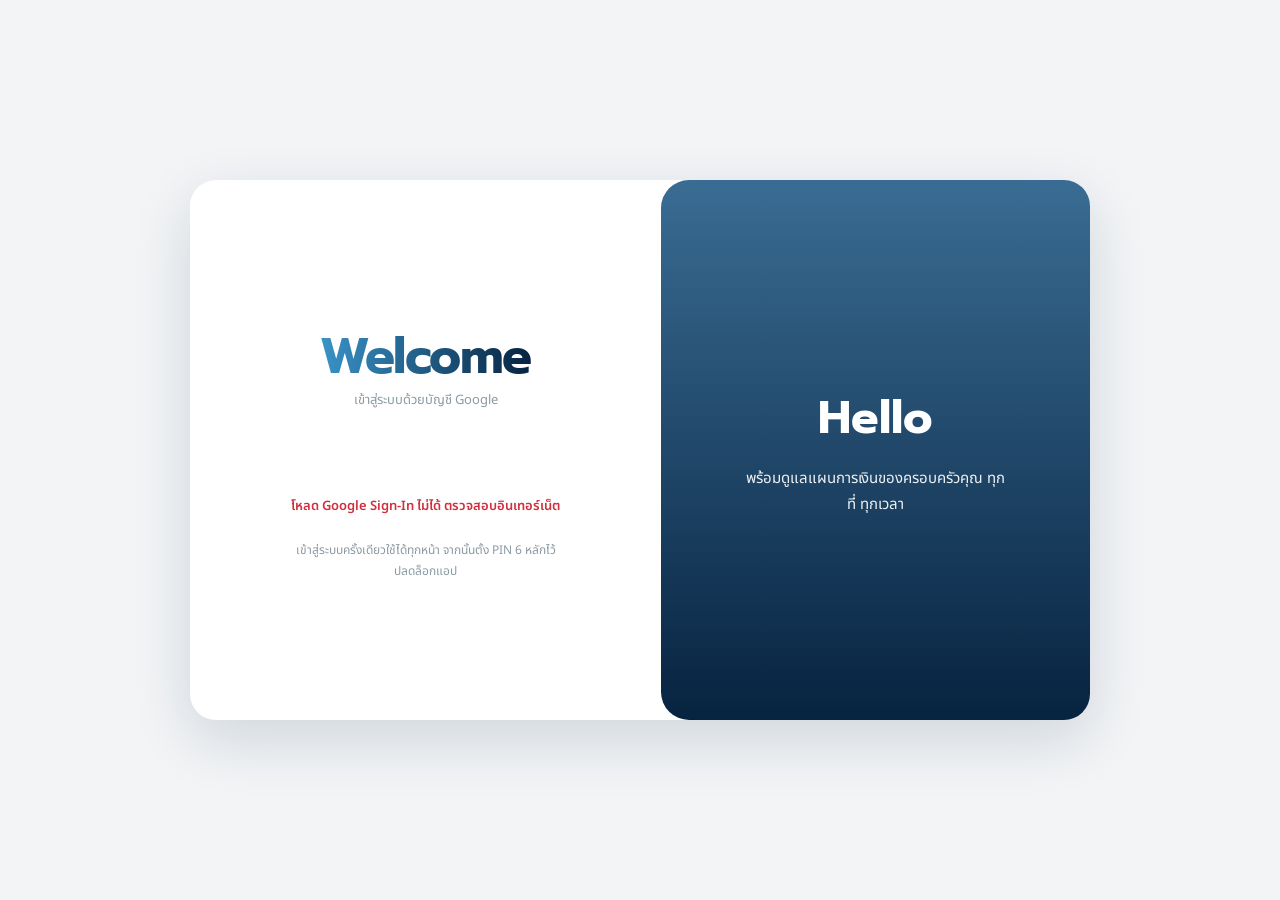
<file: index.html>
<!DOCTYPE html>
<html lang="th">
<head>
<meta charset="UTF-8">
<meta name="viewport" content="width=device-width, initial-scale=1, viewport-fit=cover">
<title>My Family Funds — เมนูหลัก</title>
<meta name="theme-color" content="#072340">
<link rel="manifest" href="manifest.json">
<link rel="apple-touch-icon" href="portfolio/icon-192.png">
<link rel="icon" href="portfolio/icon-192.png">
<link rel="preconnect" href="https://fonts.googleapis.com">
<link href="https://fonts.googleapis.com/css2?family=Prompt:wght@500;600;700&family=Noto+Sans+Thai:wght@400;500;600;700&display=swap" rel="stylesheet">
<link rel="stylesheet" href="shell.css">

<script src="themes.js"></script>
<style>
/* ===== หน้าแรกแบบใหม่ (เลื่อนได้) ===== */
.mff-home .mff-app{height:auto;min-height:100svh;display:block}
.mff-home .mff-hero-wrap{padding-bottom:48px}
.hm-menu{margin:-30px 16px 20px;position:relative;z-index:3;background:var(--surface);border:1px solid var(--line);border-radius:22px;padding:16px 10px 12px;display:grid;grid-template-columns:repeat(3,minmax(0,1fr));gap:14px 4px;box-shadow:var(--shadow-card)}
.hm-mt{grid-column:1/-1;margin:0 8px 2px;font:700 17px Prompt,sans-serif;color:var(--primary)}
.hm-mt small{display:block;font:400 11.5px 'Noto Sans Thai',sans-serif;color:var(--ink-soft);margin-top:2px}
.hm-menu a{display:flex;flex-direction:column;align-items:center;text-align:center;text-decoration:none;color:var(--ink);border-radius:16px;padding:4px 2px 6px}
.hm-menu a:active{background:var(--bg)}
.hm-ico{width:64px;height:64px;border-radius:50%;margin:0 0 8px;background:radial-gradient(circle at 30% 25%,var(--bg),var(--primary-soft) 70%);box-shadow:inset 0 0 0 1px var(--line);display:grid;place-items:center}
.hm-ico svg{width:36px;height:36px;stroke:var(--primary);stroke-width:1.6;fill:none;stroke-linecap:round;stroke-linejoin:round}
.hm-ico svg .ac{stroke:var(--primary-light)}
.hm-ico svg .fl{fill:color-mix(in srgb,var(--primary-light) 20%,transparent);stroke:var(--primary-light)}
.hm-menu strong{font:600 12.5px/1.35 Prompt,sans-serif}
.hm-menu small.s{font-size:9.5px;color:var(--ink-faint);margin-top:2px}
</style>
</head>
<body class="mff-home">

<div class="mff-app">

  <div class="mff-hero-wrap">
    <div class="mff-topbar">
      <span></span>
      <div class="dots" aria-hidden="true">
        <svg viewBox="0 0 24 24" fill="none" stroke="currentColor" stroke-width="2"><circle cx="5" cy="12" r="1.4"/><circle cx="12" cy="12" r="1.4"/><circle cx="19" cy="12" r="1.4"/></svg>
      </div>
    </div>

    <div class="mff-hero">
      <p class="eyebrow" id="mffGreetLine">สวัสดี 👋</p>
      <h1>เลือกเมนูที่ต้องการ<br>ใช้งานได้เลย</h1>
    </div>

    <svg class="wave" viewBox="0 0 460 60" preserveAspectRatio="none" xmlns="http://www.w3.org/2000/svg">
      <path d="M0,30 C 80,55 160,10 240,28 C 320,46 400,15 460,32 L460,60 L0,60 Z" fill="#ffffff" opacity="0.07"/>
      <path d="M0,40 C 90,60 170,25 250,38 C 330,50 400,22 460,40 L460,60 L0,60 Z" fill="#ffffff" opacity="0.1"/>
    </svg>
  </div>



  <nav class="hm-menu" aria-label="เมนูหลัก">
    <div class="hm-mt">เมนูหลัก<small>เลือกฟังก์ชันที่ต้องการใช้งาน</small></div>
    <a href="bookshelf/index.html"><span class="hm-ico"><svg viewBox="0 0 24 24"><path class="fl" d="M4 4.5c0-.5.6-.9 1.3-.9H10a2 2 0 0 1 2 2V20a2 2 0 0 0-2-1.6H4z"/><path d="M20 4.5c0-.5-.6-.9-1.3-.9H14a2 2 0 0 0-2 2V20a2 2 0 0 1 2-1.6h6z"/><path class="ac" d="M7 8h2.5M7 11h2.5"/></svg></span><strong>My Bookshelf</strong><small class="s">คลังหนังสือ</small></a>
    <a href="calendar/index.html"><span class="hm-ico"><svg viewBox="0 0 24 24"><rect class="fl" x="3.5" y="5" width="17" height="15" rx="2.5"/><path d="M3.5 10h17M8 3v4M16 3v4"/><path class="ac" d="M8.5 14.5h.01M12 14.5h.01M15.5 14.5h.01M8.5 17h.01M12 17h.01"/></svg></span><strong>My Calendar</strong><small class="s">ปฏิทิน</small></a>
    <a href="diary/index.html"><span class="hm-ico"><svg viewBox="0 0 24 24"><path class="fl" d="M6.5 3.5h11a1 1 0 0 1 1 1v15a1 1 0 0 1-1 1h-11a1 1 0 0 1-1-1v-15a1 1 0 0 1 1-1z"/><path d="M9 3.5v17"/><path class="ac" d="M12.5 8.5H16M12.5 12H16"/></svg></span><strong>My Diary</strong><small class="s">บันทึกประจำวัน</small></a>
    <a href="tools/index.html"><span class="hm-ico"><svg viewBox="0 0 24 24"><path class="fl" d="M14.7 6.3a1 1 0 0 0 0 1.4l1.6 1.6a1 1 0 0 0 1.4 0l3.77-3.77a6 6 0 0 1-7.94 7.94l-6.91 6.91a2.12 2.12 0 0 1-3-3l6.91-6.91a6 6 0 0 1 7.94-7.94l-3.76 3.76z"/><path class="ac" d="M6.5 18.5h.01"/></svg></span><strong>My Tools</strong><small class="s">คำนวณ · สุขภาพ</small></a>
    <a href="money/index.html"><span class="hm-ico"><svg viewBox="0 0 24 24"><rect class="fl" x="3" y="6" width="18" height="13" rx="2.5"/><path d="M3 10h18"/><circle class="ac" cx="16.5" cy="14.5" r="1.3"/></svg></span><strong>My Money</strong><small class="s">สรุปรายรับรายจ่าย</small></a>
    <a href="notes/index.html"><span class="hm-ico"><svg viewBox="0 0 24 24"><path class="fl" d="M6 3.5h9l3.5 3.5V20a.5.5 0 0 1-.5.5H6a.5.5 0 0 1-.5-.5V4a.5.5 0 0 1 .5-.5z"/><path d="M14.5 3.5V7.5h4"/><path class="ac" d="M9 12h6M9 15.5h4"/></svg></span><strong>My Notes</strong><small class="s">โน้ต · To-do</small></a>
    <a href="my-plan/index.html"><span class="hm-ico"><svg viewBox="0 0 24 24"><rect class="fl" x="5" y="4" width="14" height="17" rx="2.5"/><path d="M9 4.5h6"/><path class="ac" d="M9 12.5l2 2 4-4.5M9 18h6"/></svg></span><strong>My Plan</strong><small class="s">ภาษี · เกษียณ</small></a>
    <a href="portfolio/index.html"><span class="hm-ico"><svg viewBox="0 0 24 24"><path d="M4 19V11M10 19V6M16 19v-6"/><path d="M3.5 19.5h17"/><path class="ac" d="M13 7l4-3 4 2.5M17 4v3.5h3.5"/></svg></span><strong>My Portfolio</strong><small class="s">พอร์ตกองทุน</small></a>
    <a href="profile/index.html"><span class="hm-ico"><svg viewBox="0 0 24 24"><circle class="fl" cx="12" cy="8" r="4"/><path class="ac" d="M4.5 20c0-3.8 3.4-6 7.5-6s7.5 2.2 7.5 6"/></svg></span><strong>My Profile</strong><small class="s">สมาชิกครอบครัว</small></a>
  </nav>
</div>

</div>

<nav class="mff-bottomnav">
  <a class="mff-navbtn active" href="index.html">
    <svg viewBox="0 0 24 24" fill="none" stroke="currentColor" stroke-width="1.9"><path d="M4 11.5 12 4l8 7.5"/><path d="M6 10v9a1 1 0 0 0 1 1h3v-6h4v6h3a1 1 0 0 0 1-1v-9"/></svg>
    หน้าแรก
  </a>
  <button type="button" class="mff-navbtn" id="navSearchBtn">
    <svg viewBox="0 0 24 24" fill="none" stroke="currentColor" stroke-width="1.9"><circle cx="11" cy="11" r="7"/><path d="m21 21-4.3-4.3"/></svg>
    ค้นหา
  </button>
  <button type="button" class="mff-navbtn" id="navNotifBtn">
    <svg viewBox="0 0 24 24" fill="none" stroke="currentColor" stroke-width="1.9"><path d="M18 8a6 6 0 0 0-12 0c0 5-2 6-2 6h16s-2-1-2-6"/><path d="M9.5 20a2.5 2.5 0 0 0 5 0"/></svg>
    <span id="notifBadge" class="mff-badge-dot" hidden></span>
    แจ้งเตือน
  </button>
  <a class="mff-navbtn" href="settings/index.html">
    <svg viewBox="0 0 24 24" fill="none" stroke="currentColor" stroke-width="1.9"><circle cx="12" cy="12" r="3"/><path d="M19.4 15a1.7 1.7 0 0 0 .3 1.9l.1.1a2 2 0 1 1-2.8 2.8l-.1-.1a1.7 1.7 0 0 0-1.9-.3 1.7 1.7 0 0 0-1 1.5V21a2 2 0 1 1-4 0v-.1a1.7 1.7 0 0 0-1-1.6 1.7 1.7 0 0 0-1.9.3l-.1.1a2 2 0 1 1-2.8-2.8l.1-.1a1.7 1.7 0 0 0 .3-1.9 1.7 1.7 0 0 0-1.5-1H3a2 2 0 1 1 0-4h.1a1.7 1.7 0 0 0 1.6-1 1.7 1.7 0 0 0-.3-1.9l-.1-.1a2 2 0 1 1 2.8-2.8l.1.1a1.7 1.7 0 0 0 1.9.3H9a1.7 1.7 0 0 0 1-1.5V3a2 2 0 1 1 4 0v.1a1.7 1.7 0 0 0 1 1.5 1.7 1.7 0 0 0 1.9-.3l.1-.1a2 2 0 1 1 2.8 2.8l-.1.1a1.7 1.7 0 0 0-.3 1.9V9a1.7 1.7 0 0 0 1.5 1H21a2 2 0 1 1 0 4h-.1a1.7 1.7 0 0 0-1.5 1z"/></svg>
    Setting
  </a>
</nav>

<script src="reminders.js"></script>
<script src="goals-core.js"></script>
<script src="config.js"></script>
<script src="admin-login.js"></script>
<script src="settings-store.js"></script>
<script src="data-safety.js"></script>
<script>
(function(){
  var h=new Date().getHours();
  var g=h<11?'อรุณสวัสดิ์ ☀️':h<17?'สวัสดีตอนบ่าย 👋':'สวัสดีตอนเย็น 🌙';
  var el=document.getElementById('mffGreetLine');
  if(el) el.textContent=g;
})();
if('serviceWorker' in navigator){
  window.addEventListener('load', function(){
    navigator.serviceWorker.register('sw.js').catch(function(){});
  });
}

/* ===================== ค้นหา + แจ้งเตือน (bottom nav) =====================
   ทั้งสองฟีเจอร์อ่านจาก localStorage cache ที่แต่ละโมดูลเก็บไว้ในเครื่องนี้
   (โมดูลไหนยังไม่เคยเปิดก็จะยังไม่มี cache — ถือว่ายังไม่มีข้อมูล) ไม่ยิง
   network เพิ่มและไม่ผูกกับ Google Sheets โดยตรง จึงเปิดได้เร็วและออฟไลน์ได้ */
(function(){
  'use strict';
  function esc(s){return String(s==null?'':s).replace(/[&<>'"]/g,function(c){return {'&':'&amp;','<':'&lt;','>':'&gt;',"'":'&#39;','"':'&quot;'}[c];});}
  function readJSON(key,fallback){ try{ var raw=localStorage.getItem(key); return raw?JSON.parse(raw):fallback; }catch(e){ return fallback; } }

  function openSheet(title,bodyHtml){
    closeSheet();
    var o=document.createElement('div'); o.className='mff-sheet-overlay'; o.id='mffSheetOverlay';
    o.innerHTML='<div class="mff-sheet-card">'+
      '<div class="mff-sheet-head"><h3>'+esc(title)+'</h3><button type="button" class="mff-sheet-close" id="mffSheetCloseBtn">×</button></div>'+
      '<div class="mff-sheet-body" id="mffSheetBody">'+bodyHtml+'</div>'+
    '</div>';
    document.body.appendChild(o);
    o.addEventListener('click',function(e){ if(e.target===o) closeSheet(); });
    document.getElementById('mffSheetCloseBtn').onclick=closeSheet;
    return o;
  }
  function closeSheet(){ var o=document.getElementById('mffSheetOverlay'); if(o) o.remove(); }

  /* ---------- ค้นหา ---------- */
  function monthLabelTH(key){
    var THAI_MONTHS=['มกราคม','กุมภาพันธ์','มีนาคม','เมษายน','พฤษภาคม','มิถุนายน','กรกฎาคม','สิงหาคม','กันยายน','ตุลาคม','พฤศจิกายน','ธันวาคม'];
    var parts=String(key||'').split('-'); var y=Number(parts[0]),m=Number(parts[1]);
    if(!y||!m) return key||'';
    return THAI_MONTHS[m-1]+' '+(y+543);
  }
  function collectSearchIndex(){
    var groups=[];

    var profiles=readJSON('mff_profiles_cache_v1',null);
    if(Array.isArray(profiles)){
      groups.push({key:'profile',title:'My Profile',icon:'👤',href:'profile/index.html',
        items:profiles.map(function(p){ return {label:((p.firstName||'')+' '+(p.lastName||'')).trim()||'(ไม่มีชื่อ)', sub:p.relation||p.phone||''}; })});
    }

    var portfolio=readJSON('khlangthun_portfolio_oldui_latest_v4',null);
    if(portfolio && Array.isArray(portfolio.funds)){
      groups.push({key:'portfolio',title:'My Portfolio',icon:'📊',href:'portfolio/index.html',
        items:portfolio.funds.map(function(f){ return {label:f.name||f.id||'(กองทุน)', sub:f.owner?('เจ้าของ: '+f.owner):''}; })});
    }

    var books=readJSON('mff_bookshelf_cache_v1',null);
    if(Array.isArray(books)){
      groups.push({key:'bookshelf',title:'My Bookshelf',icon:'📚',href:'bookshelf/index.html',
        items:books.map(function(b){ return {label:b.title||'(ไม่มีชื่อ)', sub:b.status||''}; })});
    }

    var nts=readJSON('mff_notes_cache_v1',null);
    if(Array.isArray(nts)){
      groups.push({key:'notes',title:'My Notes',icon:'📝',href:'notes/index.html',
        items:nts.filter(function(n){return !n.archived}).map(function(n){ return {label:n.title||(n.body||'').slice(0,30)||'(โน้ต)', sub:n.kind==='check'?'เช็กลิสต์':(n.due||'')}; })});
    }
    var wl=readJSON('mff_wishlist_cache_v1',null);
    if(Array.isArray(wl)){
      groups.push({key:'wishlist',title:'Wish List หนังสือ',icon:'🛒',href:'bookshelf/index.html',
        items:wl.map(function(w){ return {label:w.title||'(หนังสือ)', sub:(w.author?w.author+' · ':'')+(w.status==='bought'?'ซื้อแล้ว':'รอซื้อ')}; })});
    }
    var gls=readJSON('mff_goals_cache_v1',null);
    if(Array.isArray(gls)){
      groups.push({key:'goals',title:'My Goals',icon:'🎯',href:'goals/index.html',
        items:gls.map(function(g){ return {label:g.title||'(เป้าหมาย)', sub:'ปี '+g.year}; })});
    }

    var money=readJSON('mff_money_cache_v3',null);
    if(Array.isArray(money)){
      var seen={}, uniq=[];
      money.forEach(function(t){
        var k=(t.category||'')+'|'+(t.type||'');
        if(t.category && !seen[k]){ seen[k]=true; uniq.push({label:t.category, sub:monthLabelTH(t.month)+' • ฿'+(Number(t.amount)||0).toLocaleString('th-TH')}); }
      });
      groups.push({key:'money',title:'My Money',icon:'💰',href:'money/monthly.html',items:uniq});
    }

    return groups;
  }
  function renderSearchResults(term){
    var groups=collectSearchIndex();
    var hasAnyCache=groups.length>0;
    term=(term||'').trim().toLowerCase();
    var resultsEl=document.getElementById('mffSearchResults');
    if(!resultsEl) return;
    if(!term){
      resultsEl.innerHTML='<div class="mff-search-empty">พิมพ์ชื่อคน เบอร์โทร กองทุน หนังสือ หรือหมวดรายจ่าย เพื่อค้นหาในทุกโมดูล'+(hasAnyCache?'':'<br><br>ยังไม่มีข้อมูลให้ค้นหา — ลองเปิดใช้งานแต่ละโมดูลก่อนสักครั้ง')+'</div>';
      return;
    }
    var html='', found=0;
    groups.forEach(function(g){
      var matches=g.items.filter(function(it){ return (it.label||'').toLowerCase().indexOf(term)!==-1 || (it.sub||'').toLowerCase().indexOf(term)!==-1; }).slice(0,8);
      if(!matches.length) return;
      found+=matches.length;
      html+='<div class="mff-search-group"><h4>'+esc(g.title)+'</h4>'+
        matches.map(function(it){
          return '<a class="mff-search-item" href="'+g.href+'"><span class="ic">'+g.icon+'</span><span class="tx"><b>'+esc(it.label)+'</b>'+(it.sub?'<span>'+esc(it.sub)+'</span>':'')+'</span></a>';
        }).join('')+
      '</div>';
    });
    resultsEl.innerHTML=found?html:'<div class="mff-search-empty">ไม่พบรายการที่ตรงกับ "'+esc(term)+'"</div>';
  }
  var contactSeq=0;
  function searchContacts(term){
    var seq=++contactSeq,resultsEl=document.getElementById('mffSearchResults');
    term=(term||'').trim();
    if(!resultsEl||term.length<2||!window.MFFAuth||!MFFAuth.call) return;
    var box=document.createElement('div');box.className='mff-search-group';box.id='mffContactBox';
    box.innerHTML='<h4>รายชื่อติดต่อ (Google Contacts)</h4><div class="mff-search-empty" style="padding:8px 0">กำลังค้นหา…</div>';
    resultsEl.appendChild(box);
    MFFAuth.call('searchContacts',{q:term}).then(function(r){
      var inp=document.getElementById('mffSearchInput');
      if(seq!==contactSeq||!inp||inp.value.trim()!==term||!document.getElementById('mffContactBox')) return;
      var b=document.getElementById('mffContactBox'),rows='';
      if(r&&r.ok){
        (r.items||[]).forEach(function(c){
          (c.phones&&c.phones.length?c.phones:['']).forEach(function(p){
            var tel=p.replace(/[^\d+]/g,'');
            rows+='<a class="mff-search-item" '+(tel?'href="tel:'+esc(tel)+'"':'')+'><span class="ic">📞</span><span class="tx"><b>'+esc(c.name||p)+'</b>'+(p&&c.name?'<span>'+esc(p)+'</span>':'')+'</span></a>';
          });
        });
        if(!rows){ b.innerHTML='<h4>รายชื่อติดต่อ (Google Contacts)</h4><div class="mff-search-empty" style="padding:8px 0">ไม่พบในรายชื่อติดต่อ</div>'; return; }
        var emp=resultsEl.querySelector(':scope > .mff-search-empty'); if(emp) emp.remove();
        b.innerHTML='<h4>รายชื่อติดต่อ (Google Contacts)</h4>'+rows;
      }else{
        b.innerHTML='<h4>รายชื่อติดต่อ (Google Contacts)</h4><div class="mff-search-empty" style="padding:8px 0;font-size:11.5px">ค้นหารายชื่อไม่ได้: '+esc((r&&r.error)||'ไม่ทราบสาเหตุ')+'</div>';
      }
    }).catch(function(){ var b=document.getElementById('mffContactBox'); if(b&&seq===contactSeq) b.remove(); });
  }
  function openSearch(){
    openSheet('ค้นหา',
      '<div class="mff-search-box">'+
        '<svg viewBox="0 0 24 24" fill="none" stroke="currentColor" stroke-width="2"><circle cx="11" cy="11" r="7"/><path d="m21 21-4.3-4.3"/></svg>'+
        '<input id="mffSearchInput" placeholder="ค้นหาคน กองทุน หนังสือ รายจ่าย เบอร์โทร..." autocomplete="off">'+
      '</div><div id="mffSearchResults"></div>');
    var input=document.getElementById('mffSearchInput');
    var timer=null;
    input.addEventListener('input',function(){ clearTimeout(timer); var v=input.value; timer=setTimeout(function(){ renderSearchResults(v); searchContacts(v); },200); });
    renderSearchResults('');
    setTimeout(function(){ input.focus(); },150);
  }

  /* ---------- แจ้งเตือน ---------- */
  function monthKeyNow(){ var d=new Date(); return d.getFullYear()+'-'+String(d.getMonth()+1).padStart(2,'0'); }
  function buildNotifications(){
    var list=[];
    try{ window.MFFSettings&&MFFSettings.hydrate(); }catch(e){}

    var sheetsConnected = localStorage.getItem('google_sheets_connected')==='1';
    if(!sheetsConnected){
      list.push({level:'warn', icon:'⚠️', title:'ยังไม่ได้เชื่อมต่อ Google Sheets',
        text:'ข้อมูลจะถูกเก็บในเครื่องนี้เท่านั้น ไปเชื่อมต่อได้จากหน้าโมดูลใดก็ได้ (ปุ่ม "เชื่อมต่อ")', href:null});
    }

    var money=readJSON('mff_money_cache_v3',null);
    if(Array.isArray(money)){
      var mk=monthKeyNow();
      var hasThisMonth=money.some(function(t){ return t.month===mk; });
      if(!hasThisMonth){
        list.push({level:'warn', icon:'💰', title:'ยังไม่ได้บันทึกรายรับ-รายจ่ายเดือนนี้',
          text:'ไปกรอกข้อมูลเดือนนี้ที่ My Money ได้เลย', href:'money/monthly.html', hrefLabel:'ไปที่ My Money →'});
      }
    }

    var profiles=readJSON('mff_profiles_cache_v1',null);
    if(Array.isArray(profiles) && profiles.length===0){
      list.push({level:'info', icon:'👤', title:'ยังไม่มีข้อมูลสมาชิกครอบครัว',
        text:'เพิ่มสมาชิกคนแรกได้ที่ My Profile', href:'profile/index.html', hrefLabel:'ไปที่ My Profile →'});
    }

    var portfolio=readJSON('khlangthun_portfolio_oldui_latest_v4',null);
    if(portfolio && Array.isArray(portfolio.funds) && portfolio.funds.length===0){
      list.push({level:'info', icon:'📊', title:'ยังไม่มีกองทุนในพอร์ต',
        text:'เพิ่มกองทุนแรกได้ที่ My Portfolio', href:'portfolio/index.html', hrefLabel:'ไปที่ My Portfolio →'});
    }

    var books=readJSON('mff_bookshelf_cache_v1',null);
    if(Array.isArray(books) && books.length===0){
      list.push({level:'info', icon:'📚', title:'ชั้นหนังสือยังว่างอยู่',
        text:'เพิ่มหนังสือเล่มแรกได้ที่ My Bookshelf', href:'bookshelf/index.html', hrefLabel:'ไปที่ My Bookshelf →'});
    }

    // งบรายหมวด (My Money > รายวัน)
    try{
      var bg=readJSON('mff_daily_budget_v1',null), dly=readJSON('mff_daily_cache_v1',[]);
      if(bg && Array.isArray(dly)){
        var nowD=new Date(), mk2=nowD.getFullYear()+'-'+String(nowD.getMonth()+1).padStart(2,'0'), byCat={}, tot=0;
        dly.forEach(function(e){ if((e.date||'').slice(0,7)!==mk2) return; var a=Number(e.amount)||0; byCat[e.category]=(byCat[e.category]||0)+a; tot+=a; });
        var over=[]; if(bg.total>0) over.push({n:'รวมทั้งเดือน',s:tot,l:Number(bg.total)});
        Object.keys(bg.cats||{}).forEach(function(c){ var l=Number(bg.cats[c])||0; if(l>0) over.push({n:c,s:byCat[c]||0,l:l}); });
        over.map(function(o){o.p=o.s/o.l*100;return o}).filter(function(o){return o.p>=80}).sort(function(a,b){return b.p-a.p}).slice(0,3).forEach(function(o){
          var f=function(n){return Math.round(n).toLocaleString('th-TH')};
          list.push({level:o.p>=100?'warn':'info', icon:'💸',
            title:'งบ '+o.n+(o.p>=100?' เกินแล้ว ':' ใช้ไปแล้ว ')+Math.round(o.p)+'%',
            text:'฿'+f(o.s)+' จากงบ ฿'+f(o.l)+' ของเดือนนี้', href:'money/daily.html', hrefLabel:'ดูงบ My Money →'});
        });
      }
    }catch(e){}

    // เอกสารใกล้หมดอายุ (จาก My Profile)
    try{
      var ppl=readJSON('mff_profiles_cache_v1',[]), today=new Date(); today.setHours(0,0,0,0);
      var TM=['ม.ค.','ก.พ.','มี.ค.','เม.ย.','พ.ค.','มิ.ย.','ก.ค.','ส.ค.','ก.ย.','ต.ค.','พ.ย.','ธ.ค.'], due=[];
      (Array.isArray(ppl)?ppl:[]).forEach(function(pp){
        (Array.isArray(pp.documents)?pp.documents:[]).forEach(function(d){
          var m=/^(\d{4})-(\d{2})-(\d{2})$/.exec(d&&d.expiry||''); if(!m) return;
          var days=Math.round((new Date(+m[1],+m[2]-1,+m[3])-today)/86400000);
          if(days<=60) due.push({days:days,who:pp.firstName||'สมาชิก',type:d.type||'เอกสาร',date:(+m[3])+' '+TM[+m[2]-1]+' '+(+m[1]+543)});
        });
      });
      due.sort(function(a,b){return a.days-b.days}).slice(0,5).forEach(function(x){
        list.push({level:x.days<=30?'warn':'info', icon:'🪪',
          title:x.who+' · '+x.type+(x.days<0?' หมดอายุแล้ว '+Math.abs(x.days)+' วัน':x.days===0?' หมดอายุวันนี้':' จะหมดอายุใน '+x.days+' วัน'),
          text:'ครบกำหนด '+x.date+' — ต่ออายุก่อนครบกำหนด', href:'profile/index.html', hrefLabel:'เปิด My Profile →'});
      });
    }catch(e){}

    // หนังสือที่ให้ยืม ใกล้ครบกำหนด/เกินกำหนด (จาก My Bookshelf)
    try{
      var shelf=readJSON('mff_bookshelf_cache_v1',[]), t0=new Date(); t0.setHours(0,0,0,0);
      var BM=['ม.ค.','ก.พ.','มี.ค.','เม.ย.','พ.ค.','มิ.ย.','ก.ค.','ส.ค.','ก.ย.','ต.ค.','พ.ย.','ธ.ค.'], lend=[];
      (Array.isArray(shelf)?shelf:[]).forEach(function(bk){
        var m=/^(\d{4})-(\d{2})-(\d{2})$/.exec(bk&&bk.dueDate||''); if(!bk.borrower||!m) return;
        var days=Math.round((new Date(+m[1],+m[2]-1,+m[3])-t0)/86400000);
        if(days<=3) lend.push({days:days,title:bk.title||'หนังสือ',who:bk.borrower,date:(+m[3])+' '+BM[+m[2]-1]+' '+(+m[1]+543)});
      });
      lend.sort(function(a,b){return a.days-b.days}).slice(0,4).forEach(function(x){
        list.push({level:x.days<0?'warn':'info', icon:'📚',
          title:x.who+' ยืม "'+x.title+'" '+(x.days<0?'เกินกำหนด '+Math.abs(x.days)+' วัน':x.days===0?'ครบกำหนดวันนี้':'ครบกำหนดใน '+x.days+' วัน'),
          text:'กำหนดคืน '+x.date, href:'bookshelf/index.html', hrefLabel:'เปิด My Bookshelf →'});
      });
    }catch(e){}

    try{ if(window.MFFRem){ MFFRem.upcoming().filter(function(x){return x.soon}).forEach(function(x){
      list.push({level:x.days<=1?'warn':'info',icon:x.r.type==='dca'?'📈':'🧾',
        title:(x.r.type==='dca'?'ถึงรอบ DCA: ':'ใกล้ครบกำหนดชำระ: ')+x.r.name+' ('+MFFRem.label(x)+')',
        text:(x.r.amount?'฿'+Number(x.r.amount).toLocaleString('th-TH')+' · ':'')+'กำหนด '+x.date.toLocaleDateString('th-TH',{day:'numeric',month:'short',year:'numeric'}),
        href:'settings/index.html#reminders',hrefLabel:'จัดการการแจ้งเตือน →'});
    }); } }catch(e){}

    // Sync queue: แจ้งเตือนสิ่งที่แก้ไว้ตอน Offline และยังรอขึ้น Google Sheets
    try{
      var q=window.MFFDataSafety?.exportQueue?.()||[];
      if(Array.isArray(q) && q.length){
        list.push({level:'warn',icon:'☁️',title:'มีข้อมูลรอ Sync '+q.length+' รายการ',
          text:'ข้อมูลบางรายการยังไม่ได้ขึ้น Google Sheets — เปิด Setting เพื่อตรวจและ Sync',href:'settings/index.html',hrefLabel:'ไปที่ Setting →'});
      }
    }catch(e){}

    if(localStorage.getItem('mff_auto_sync_online_v1')==='0'){
      list.push({level:'info',icon:'⚡',title:'Auto Sync ถูกปิดอยู่',
        text:'เมื่อกลับมา Online ระบบจะไม่ Sync ให้อัตโนมัติ',href:'settings/index.html',hrefLabel:'เปิด Auto Sync →'});
    }

    if(localStorage.getItem('mff_retirement_latest_experiment_v1')){
      try{
        var rr=JSON.parse(localStorage.getItem('mff_retirement_latest_experiment_v1'));
        var rd=rr&&rr.savedAt?new Date(rr.savedAt):null;
        list.push({level:'info',icon:'🎯',title:'มีการทดลองแผนเกษียณที่บันทึกล่าสุด',
          text:rd?'บันทึกล่าสุด '+rd.toLocaleString('th-TH',{dateStyle:'medium',timeStyle:'short'}):'มีข้อมูลการทดลองเกษียณที่บันทึกไว้',href:'portfolio/index.html',hrefLabel:'เปิด Retirement →'});
      }catch(e){}
    }

    return list;
  }
  function renderNotifBadge(){
    var list=buildNotifications();
    var badge=document.getElementById('notifBadge');
    if(!badge) return;
    if(list.length){ badge.hidden=false; badge.textContent=list.length>9?'9+':String(list.length); }
    else { badge.hidden=true; }
  }
  function openNotifications(){
    var list=buildNotifications();
    var html = list.length
      ? list.map(function(n){
          return '<div class="mff-notif-item '+(n.level==='warn'?'warn':'info')+'"><span class="ic">'+n.icon+'</span><span class="tx"><b>'+esc(n.title)+'</b><span>'+esc(n.text)+'</span>'+(n.href?('<br><a href="'+n.href+'">'+esc(n.hrefLabel||'ไปที่หน้านั้น →')+'</a>'):'')+'</span></div>';
        }).join('')
      : '<div class="mff-notif-empty">ไม่มีการแจ้งเตือนใหม่ 🎉</div>';
    openSheet('แจ้งเตือน', html);
  }

  document.getElementById('navSearchBtn').addEventListener('click', openSearch);
  document.getElementById('navNotifBtn').addEventListener('click', openNotifications);
  renderNotifBadge(); try{window.MFFRem&&MFFRem.fire()}catch(e){}
  window.addEventListener('storage', renderNotifBadge);
})();
</script>

<script>
(function(){
  'use strict';
})();
</script>
</body>
</html>
</file>
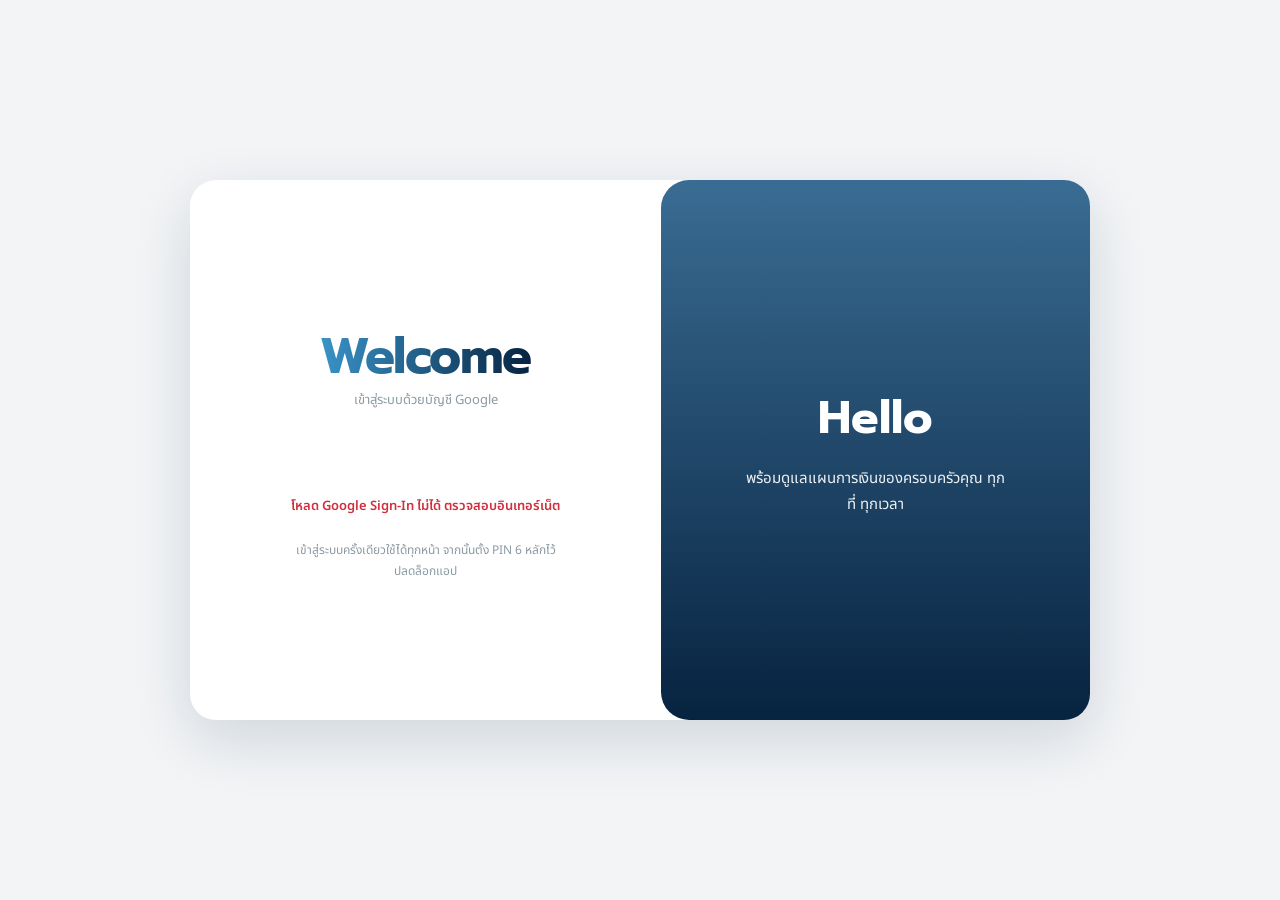
<file: bookshelf/index.html>
<!DOCTYPE html>
<html lang="th">
<head>
<meta charset="UTF-8">
<meta name="viewport" content="width=device-width, initial-scale=1, viewport-fit=cover">
<title>My Bookshelf — My Family Funds</title>
<meta name="theme-color" content="#072340">
<link rel="preconnect" href="https://fonts.googleapis.com">
<link href="https://fonts.googleapis.com/css2?family=Prompt:wght@500;600;700&family=Noto+Sans+Thai:wght@400;500;600;700&display=swap" rel="stylesheet">
<link rel="stylesheet" href="../shell.css">
<script src="../data-safety.js"></script>
<script src="https://accounts.google.com/gsi/client" async defer></script>
<script src="../themes.js"></script>
<style>
/* My bookshelf: ทุกแถว/สัญลักษณ์/เป้าหมายการอ่าน ขนาดกะทัดรัดเท่า Wish List */
.mff-shelf{padding:10px 12px 8px}
.mff-shelf-head{margin-bottom:4px}
.mff-shelf-head h4{font-size:13.5px}
.mff-book-row{gap:6px;padding:5px 0}
.mff-book-row .b-icon{width:26px;height:26px;border-radius:7px}
.mff-book-row .b-icon svg{width:14px;height:14px}
.mff-book-row .b-title{font-size:13px;line-height:1.3}
.mff-book-row .b-edit,.mff-book-row .b-del{width:30px;height:30px;padding:0;font-size:12px;border-radius:7px}
.mbk-meta{margin-top:3px;gap:3px}
.mbk-prog{font-size:10.5px;gap:6px}
.mbk-goal{padding:8px 12px;border-radius:16px}
.mbk-goal-top{font-size:12.5px}
.mbk-goal-edit{padding:3px 10px;font-size:11px}
.mbk-goal-num{font-size:11.5px;margin-top:2px}
.mbk-goal-num span{font-size:17px}
.mbk-bar.big{height:6px;margin-top:5px}
.mbk-goal-set{padding:7px;font-size:12.5px;border-radius:12px}
</style>
</head>
<body>

<div class="mff-app" style="padding-bottom:20px">

  <div class="mff-hero-wrap" style="padding-bottom:20px;border-radius:0 0 28px 28px">
    <div class="mff-topbar">
      <a class="back" href="../index.html" id="topBack">
        <svg viewBox="0 0 24 24" fill="none" stroke="currentColor" stroke-width="2.2"><path d="M15 5 8 12l7 7"/></svg>
        หน้าแรก
      </a>
      <span></span>
    </div>
    <div class="mff-hero" style="padding-top:0">
      <p class="eyebrow" style="margin-bottom:2px">My Bookshelf</p>
      <h1 style="font-size:19px;white-space:nowrap">คลังหนังสือครอบครัว</h1>
    </div>
  </div>

  <div id="sheetsBanner"></div>
  <div id="viewRoot"></div>

</div>

<script src="../config.js"></script>
<script src="../admin-login.js"></script>
<script src="../settings-store.js"></script>
<script src="../portfolio/auth-open.js"></script>
<script>
(function(){
'use strict';

const SHELVES=[
  {key:'reading', title:'หนังสือที่กำลังอ่าน', icon:'📖'},
  {key:'queued', title:'หนังสือที่รออ่าน', icon:'🕒'},
  {key:'finished', title:'หนังสืออ่านจบแล้ว', icon:'✅'},
];

/* ===================== Google Sheets sync — save shelf lists to a
   separate "BookshelfItems" tab in the same spreadsheet ===================== */
const SHEETS_SCOPE='https://www.googleapis.com/auth/spreadsheets';
const DRIVE_SCOPE='https://www.googleapis.com/auth/drive.readonly';
const CACHE_KEY='mff_bookshelf_cache_v1';
const SEARCH_CACHE_KEY='mff_bookshelf_search_cache_v2';
const BOOK_META_CACHE_KEY='mff_bookshelf_meta_cache_v1';
const TAB='BookshelfItems';
const WISH_KEY='mff_wishlist_cache_v1', WISH_DIRTY='mff_sync_dirty_v1_wishlist';
const HEADERS=['ID','Title','Status','DriveFileId','DriveFileName','MimeType','Size','WebViewLink','AddedAt','UpdatedAt','Progress','Borrower','DueDate','FinishedAt'];

let sheetsToken=null, sheetsTokenExpiresAt=0, sheetsClient=null;
let driveToken=null, driveTokenExpiresAt=0, driveClient=null;
let sheetId=localStorage.getItem('google_sheet_id')||'';
let wishes=[], wishYear=new Date().getFullYear();
let books=[]; // {id,title,status,driveFileId,driveFileName,mimeType,size,webViewLink,addedAt,updatedAt}
let view={mode:'home'}; // 'home' | 'search'
let searchResults=[];
let searchTimer=null;
let selectedFileIds=new Set();

function getGoogleClientId(){return localStorage.getItem('google_client_id')||'';}
function esc(s){return String(s??'').replace(/[&<>'"]/g,c=>({'&':'&amp;','<':'&lt;','>':'&gt;',"'":'&#39;','"':'&quot;'}[c]));}
function uuid(){return 'b_'+Date.now().toString(36)+'_'+Math.random().toString(36).slice(2,9);}
function fmtSize(bytes){
  bytes=Number(bytes)||0;
  if(!bytes) return '';
  if(bytes<1024*1024) return Math.round(bytes/1024)+' KB';
  return (bytes/1024/1024).toFixed(1)+' MB';
}
function toast(msg){
  let t=document.getElementById('mffToast');
  if(!t){ t=document.createElement('div'); t.id='mffToast';
    t.style.cssText='position:fixed;left:50%;bottom:30px;transform:translateX(-50%);background:#14211D;color:#fff;padding:10px 16px;border-radius:999px;font-size:12.5px;z-index:6500;opacity:0;transition:opacity .2s;max-width:85vw;text-align:center';
    document.body.appendChild(t);
  }
  t.textContent=msg; t.style.opacity='1';
  clearTimeout(toast._tm); toast._tm=setTimeout(()=>{t.style.opacity='0';},2600);
}

/* ===================== tiny modal helper ===================== */
function modal(title, bodyHtml, buttons){
  closeModal();
  const d=document.createElement('div');
  d.id='mffModal';
  d.style.cssText='position:fixed;inset:0;z-index:5000;background:rgba(20,33,29,.45);display:flex;align-items:flex-end;justify-content:center';
  d.innerHTML=`<div style="width:100%;max-width:460px;max-height:80vh;background:var(--bg);border-radius:22px 22px 0 0;display:flex;flex-direction:column;overflow:hidden">
    <h3 style="margin:0;padding:18px 20px 10px;font-size:16px;flex:none">${esc(title)}</h3>
    <div id="mffModalBody" style="flex:1;min-height:0;overflow-y:auto;padding:0 20px">${bodyHtml}</div>
    <div style="display:flex;gap:10px;flex:none;padding:14px 20px calc(16px + env(safe-area-inset-bottom,0px))" id="mffModalBtns"></div>
  </div>`;
  document.body.appendChild(d);
  const btnWrap=document.getElementById('mffModalBtns');
  buttons.forEach(b=>{
    const btn=document.createElement('button');
    btn.className='mff-btn '+(b.ghost?'mff-btn-ghost':'mff-btn-primary'); btn.style.minWidth='0'; btn.style.flex='1';
    btn.textContent=b.label;
    btn.onclick=b.onClick;
    btnWrap.appendChild(btn);
  });
  d.addEventListener('click',e=>{ if(e.target===d) closeModal(); });
}
function closeModal(){ document.getElementById('mffModal')?.remove(); }

/* ===================== Google Sheets sync (same pattern as other modules) ===================== */
function sheetHeaders(extra){return Object.assign({'Authorization':'Bearer '+sheetsToken},extra||{});}
function ensureSheetsClient(cid){
  if(!window.google?.accounts?.oauth2){toast('Google API ยังโหลดไม่เสร็จ ลองใหม่อีกครั้ง');return null;}
  if(!sheetsClient||sheetsClient._cid!==cid){
    sheetsClient=google.accounts.oauth2.initTokenClient({client_id:cid,scope:SHEETS_SCOPE,callback:async r=>{
      if(r.error){toast('เชื่อมต่อ Google Sheets ไม่สำเร็จ');return;}if(!google.accounts.oauth2.hasGrantedAllScopes(r,'https://www.googleapis.com/auth/spreadsheets')){toast('ยังไม่ได้ติ๊กสิทธิ์ Google Sheets — กรุณาเชื่อมต่อใหม่และอนุญาตทุกช่อง');return;}
      sheetsToken=r.access_token;
      sheetsTokenExpiresAt=Date.now()+Math.max(60,(Number(r.expires_in)||3600)-60)*1000;
      window.MFFGoogleSession?.saveSheetsToken(sheetsToken,sheetsTokenExpiresAt);
      localStorage.setItem('google_sheets_connected','1');
      renderSheetsBanner();
      if(sheetsClient._mffResolve){const rr=sheetsClient._mffResolve;sheetsClient._mffResolve=null;rr(true);}
      render(); toast('เชื่อมต่อ Google Sheets แล้ว • ยังไม่ดึงข้อมูลอัตโนมัติ');
    }});
    sheetsClient._cid=cid;
  }
  return sheetsClient;
}
async function ensureSheetsAccess(interactive=true){
  if(sheetsToken && Date.now()<sheetsTokenExpiresAt) return true;
  const cached=window.MFFGoogleSession?.getSheetsToken();
  if(cached?.token){ sheetsToken=cached.token; sheetsTokenExpiresAt=cached.expiresAt; return true; }
  if(!interactive) return false;
  const cid=getGoogleClientId(); if(!cid||!sheetId) return false;
  const c=ensureSheetsClient(cid); if(!c) return false;
  // No silent OAuth here: navigation/module load must never trigger Google authorization.
  // If the session token is absent/expired, the user must explicitly reconnect from Settings.
  return false;
}
async function sheetsApi(url,opts={}){
  if(!sheetsToken) throw new Error('Google Sheets ยังไม่ได้รับสิทธิ์');
  const r=await fetch(url,Object.assign({headers:sheetHeaders({'Content-Type':'application/json'})},opts));
  if(r.status===401||r.status===403){localStorage.removeItem('google_sheets_connected');window.MFFGoogleSession?.clearSheetsToken();sheetsToken=null;throw new Error('สิทธิ์หมดอายุ กรุณาเชื่อมต่อใหม่');}
  if(!r.ok)throw new Error(await r.text());
  return r.json();
}
async function ensureBookshelfTab(){
  const meta=await sheetsApi(`https://sheets.googleapis.com/v4/spreadsheets/${encodeURIComponent(sheetId)}?fields=sheets.properties`);
  const titles=(meta.sheets||[]).map(s=>s.properties.title);
  if(!titles.includes(TAB)){
    await sheetsApi(`https://sheets.googleapis.com/v4/spreadsheets/${encodeURIComponent(sheetId)}:batchUpdate`,{method:'POST',body:JSON.stringify({requests:[{addSheet:{properties:{title:TAB}}}]})});
    await sheetsApi(`https://sheets.googleapis.com/v4/spreadsheets/${encodeURIComponent(sheetId)}/values/${TAB}!A1?valueInputOption=USER_ENTERED`,{method:'PUT',body:JSON.stringify({range:`${TAB}!A1`,majorDimension:'ROWS',values:[HEADERS]})});
  }
}
function mergeById(localList, remoteList){
  const map=new Map();
  remoteList.forEach(r=>map.set(r.id, r));
  localList.forEach(l=>{
    const r=map.get(l.id);
    if(!r){ map.set(l.id, l); return; }
    const lt=Date.parse(l.updatedAt)||0, rt=Date.parse(r.updatedAt)||0;
    map.set(l.id, lt>rt ? l : r);
  });
  return Array.from(map.values());
}
async function pullBooks(force){
  const j=await sheetsApi(`https://sheets.googleapis.com/v4/spreadsheets/${encodeURIComponent(sheetId)}/values/${TAB}!A:N`);
  const rows=(j.values||[]).slice(1);
  const remote=rows.filter(r=>r[0]).map(r=>({id:r[0],title:r[1]||'',status:r[2]||'queued',driveFileId:r[3]||'',driveFileName:r[4]||'',mimeType:r[5]||'',size:r[6]||'',webViewLink:r[7]||'',addedAt:r[8]||'',updatedAt:r[9]||'',...bookExtras(r)}));
  if(force){ books=remote; saveCache(); return; }
  const merged=mergeById(books, remote);
  const needsPushBack = JSON.stringify(merged.slice().sort((a,b)=>a.id<b.id?-1:1)) !== JSON.stringify(remote.slice().sort((a,b)=>a.id<b.id?-1:1));
  books=merged;
  saveCache();
  if(needsPushBack) await pushBooks();
}
async function pushBooks(){
  const values=[HEADERS].concat(books.map(b=>[b.id,b.title,b.status,b.driveFileId,b.driveFileName,b.mimeType,b.size,b.webViewLink,b.addedAt,b.updatedAt,b.progress||'',b.borrower||'',b.dueDate||'',b.finishedAt||'']));
  await ensureBookshelfTab();
  await sheetsApi(`https://sheets.googleapis.com/v4/spreadsheets/${encodeURIComponent(sheetId)}/values/${TAB}!A:N:clear`,{method:'POST',body:'{}'});
  await sheetsApi(`https://sheets.googleapis.com/v4/spreadsheets/${encodeURIComponent(sheetId)}/values/${TAB}!A1?valueInputOption=USER_ENTERED`,{method:'PUT',body:JSON.stringify({range:`${TAB}!A1`,majorDimension:'ROWS',values})});
}
async function syncSave(){
  saveCache();
  try{ localStorage.setItem('mff_sync_dirty_v1_bookshelf','1'); }catch(e){}
  toast('บันทึกในเครื่องแล้ว • กด Smart Sync ที่ Settings เพื่อซิงก์ Google Sheets');
}
function saveCache(){ try{ localStorage.setItem(CACHE_KEY, JSON.stringify(books)); }catch(e){} }
function loadCache(){ try{ const raw=localStorage.getItem(CACHE_KEY); if(raw) books=JSON.parse(raw); }catch(e){} }

function renderSheetsBanner(){
  const el=document.getElementById('sheetsBanner');
  const connected = sheetsToken || (localStorage.getItem('google_sheets_connected')==='1' && sheetId);
  if(!connected){
    el.innerHTML=`
      <div class="mff-banner">
        <div><b>ยังไม่เชื่อมต่อ Google Sheets</b>รายชื่อหนังสือจะบันทึกในเครื่องนี้เท่านั้นจนกว่าจะเชื่อมต่อ</div>
        <button id="connectSheetsBtn" type="button">เชื่อมต่อ</button>
      </div>`;
    document.getElementById('connectSheetsBtn').onclick=openConnectSheetsForm;
    return;
  }
  const lastSync=localStorage.getItem('sheet_last_sync_bookshelf');
  el.innerHTML=''; // ซิงก์อัตโนมัติแล้ว ไม่ต้องแสดงแถบสถานะ
}
function openConnectSheetsForm(){
  const cid=localStorage.getItem('google_client_id')||'';
  const sid=sheetId||'';
  const html=`
    <div class="mff-field-row"><div class="lbl">Client ID</div><input id="cfCid" value="${esc(cid)}" placeholder="วาง Google OAuth Client ID"></div>
    <div class="mff-field-row"><div class="lbl">Sheet ID</div><input id="cfSid" value="${esc(sid)}" placeholder="ใช้ Spreadsheet ID เดียวกับโมดูลอื่น"></div>
    <p style="font-size:11.5px;color:var(--ink-soft);padding:0 0 6px">ใช้ Client ID / Sheet ID ชุดเดียวกับโมดูลอื่นได้เลย ข้อมูลจะไปอยู่คนละแท็บ (BookshelfItems)</p>`;
  modal('เชื่อมต่อ Google Sheets', html, [
    {label:'ยกเลิก', ghost:true, onClick:closeModal},
    {label:'เชื่อมต่อ', onClick:async()=>{
      const cid=document.getElementById('cfCid').value.trim();
      const sid=document.getElementById('cfSid').value.trim();
      if(!cid||!sid){ toast('กรุณากรอกให้ครบ'); return; }
      localStorage.setItem('google_client_id',cid);
      sheetId=sid; localStorage.setItem('google_sheet_id',sid);
      closeModal();
      const c=ensureSheetsClient(cid);
      if(c) c.requestAccessToken({prompt:'consent'});
    }}
  ]);
}

/* ===================== Google Drive (read-only search + download) ===================== */
function ensureDriveClient(cid){
  if(!window.google?.accounts?.oauth2){toast('Google API ยังโหลดไม่เสร็จ ลองใหม่อีกครั้ง');return null;}
  if(!driveClient||driveClient._cid!==cid){
    driveClient=google.accounts.oauth2.initTokenClient({client_id:cid,scope:DRIVE_SCOPE,callback:r=>{
      if(r.error){toast('เชื่อมต่อ Google Drive ไม่สำเร็จ');return;}
      driveToken=r.access_token;
      driveTokenExpiresAt=Date.now()+Math.max(60,(Number(r.expires_in)||3600)-60)*1000;
      window.MFFGoogleSession?.saveDriveToken(driveToken,driveTokenExpiresAt);
      localStorage.setItem('google_drive_connected','1');
      if(driveClient._mffResolve){const rr=driveClient._mffResolve;driveClient._mffResolve=null;rr(true);}
    }});
    driveClient._cid=cid;
  }
  return driveClient;
}
async function ensureDriveAccess(promptType){
  if(driveToken && Date.now()<driveTokenExpiresAt) return true;
  const cached=window.MFFGoogleSession?.getDriveToken();
  if(cached?.token){ driveToken=cached.token; driveTokenExpiresAt=cached.expiresAt; return true; }
  const cid=getGoogleClientId();
  if(!cid){ toast('กรุณาเชื่อมต่อ Google Sheets ก่อน (ใช้ Client ID เดียวกัน)'); return false; }
  const c=ensureDriveClient(cid); if(!c) return false;
  // Only an explicit user action should request Drive OAuth.
  if(promptType==='consent'){
    return new Promise(resolve=>{
      c._mffResolve=resolve;
      try{ c.requestAccessToken({prompt:'consent'}); }catch(e){ c._mffResolve=null; resolve(false); }
      setTimeout(()=>{ if(c._mffResolve){ c._mffResolve=null; resolve(!!driveToken); } },8000);
    });
  }
  return false;
}
function fileIconSvg(mimeType){
  if((mimeType||'').includes('pdf')) return `<svg viewBox="0 0 24 24" fill="none" stroke="currentColor" stroke-width="1.8"><path d="M6 3h8l4 4v14H6z"/><path d="M14 3v4h4"/></svg>`;
  if((mimeType||'').includes('image')) return `<svg viewBox="0 0 24 24" fill="none" stroke="currentColor" stroke-width="1.8"><rect x="3" y="4" width="18" height="16" rx="2"/><circle cx="8.5" cy="9.5" r="1.5"/><path d="m21 16-5-5-9 9"/></svg>`;
  return `<svg viewBox="0 0 24 24" fill="none" stroke="currentColor" stroke-width="1.8"><path d="M6 3h8l4 4v14H6z"/><path d="M14 3v4h4"/><path d="M9 13h6M9 17h6"/></svg>`;
}
function normalizeSearchTerm(term){return String(term||'').trim().toLowerCase().replace(/\s+/g,' ');}
function bookCacheKey(file){
  if(file && file.id) return 'drive:'+String(file.id);
  return 'title:'+normalizeSearchTerm(file && (file.title||file.name||''));
}
function loadSearchCache(){try{return JSON.parse(localStorage.getItem(SEARCH_CACHE_KEY)||'{}')||{};}catch(e){return {};}}
function saveSearchCache(cache){try{localStorage.setItem(SEARCH_CACHE_KEY,JSON.stringify(cache));}catch(e){}}
function loadBookMetaCache(){try{return JSON.parse(localStorage.getItem(BOOK_META_CACHE_KEY)||'{}')||{};}catch(e){return {};}}
function saveBookMetaCache(cache){try{localStorage.setItem(BOOK_META_CACHE_KEY,JSON.stringify(cache));}catch(e){}}
function cacheSearchResults(term,results){
  const cache=loadSearchCache();
  const now=new Date().toISOString();
  cache[normalizeSearchTerm(term)]={results:Array.isArray(results)?results:[],fetchedAt:now,version:2};
  (Array.isArray(results)?results:[]).forEach(f=>{
    const k=bookCacheKey(f); if(!k)return;
    const meta=loadBookMetaCache();
    meta[k]=Object.assign({},meta[k]||{},f,{cachedAt:now});
    saveBookMetaCache(meta);
  });
  saveSearchCache(cache);
}
function clearBookSearchCache(){try{localStorage.removeItem(SEARCH_CACHE_KEY);localStorage.removeItem(BOOK_META_CACHE_KEY);}catch(e){} toast('ล้างแคชการค้นหาแล้ว');}
function findSavedBook(term){
  const k=normalizeSearchTerm(term); if(!k)return null;
  return books.find(b=>normalizeSearchTerm(b.title)===k) || books.find(b=>normalizeSearchTerm(b.driveFileName)===k) || null;
}
async function driveQuickSearch(term){
  const q=encodeURIComponent(`name contains '${term.replace(/'/g,"\\'")}' and trashed=false`);
  const url=`https://www.googleapis.com/drive/v3/files?q=${q}&fields=files(id,name,mimeType,size,webViewLink)&pageSize=30&supportsAllDrives=true&includeItemsFromAllDrives=true&corpora=allDrives`;
  const r=await fetch(url,{headers:{Authorization:'Bearer '+driveToken}});
  if(r.status===401||r.status===403){ driveToken=null; window.MFFGoogleSession?.clearDriveToken(); throw new Error('สิทธิ์ Drive หมดอายุ กรุณาเชื่อมต่อใหม่'); }
  if(!r.ok) throw new Error(await r.text());
  const j=await r.json();
  return j.files||[];
}
async function doSearch(term,force=false){
  const box=document.getElementById('searchStatus');
  const key=normalizeSearchTerm(term);
  if(!key){ searchResults=[]; selectedFileIds.clear(); renderSearchView(); return; }
  const cache=loadSearchCache();
  if(!force && cache[key]?.results){
    searchResults=cache[key].results;
    renderSearchView();
    return;
  }
  const ok=await ensureDriveAccess();
  if(!ok){ if(box) box.textContent='ยังไม่ได้เชื่อมต่อ Google Drive'; renderDriveConnectPrompt(); return; }
  if(box) box.textContent='กำลังค้นหาครั้งแรก...';
  try{
    searchResults=await driveQuickSearch(term);
    cache[key]={results:searchResults,fetchedAt:new Date().toISOString()};
    saveSearchCache(cache);
    renderSearchView();
  }catch(e){
    console.error(e);
    if(box) box.textContent='ค้นหาไม่สำเร็จ: '+e.message;
  }
}
async function downloadDriveFile(file, btnEl){
  btnEl?.classList.add('loading');
  try{
    const ok=await ensureDriveAccess('none');
    if(!ok) throw new Error('ยังไม่ได้เชื่อมต่อ Google Drive');
    const isNative=(file.mimeType||'').startsWith('application/vnd.google-apps.');
    const url=isNative
      ? `https://www.googleapis.com/drive/v3/files/${file.id}/export?mimeType=application/pdf`
      : `https://www.googleapis.com/drive/v3/files/${file.id}?alt=media`;
    const r=await fetch(url,{headers:{Authorization:'Bearer '+driveToken}});
    if(!r.ok) throw new Error('ดาวน์โหลดไม่สำเร็จ');
    const blob=await r.blob();
    const a=document.createElement('a');
    a.href=URL.createObjectURL(blob);
    a.download=isNative ? (file.name+'.pdf') : file.name;
    document.body.appendChild(a); a.click(); a.remove();
    toast('ดาวน์โหลดแล้ว');
  }catch(e){ toast(e.message||'ดาวน์โหลดไม่สำเร็จ'); }
  btnEl?.classList.remove('loading');
}

/* ===================== rendering ===================== */
/* ===================== Wish List ประจำปี: รอซื้อ / ซื้อแล้ว ===================== */
function loadWish(){ try{ const a=JSON.parse(localStorage.getItem(WISH_KEY)||'[]'); wishes=Array.isArray(a)?a:[]; }catch(e){ wishes=[]; } }
function saveWish(){ try{ localStorage.setItem(WISH_KEY,JSON.stringify(wishes)); localStorage.setItem(WISH_DIRTY,'1'); }catch(e){ toast('บันทึกในเครื่องไม่สำเร็จ'); } }
function wishRow(w){
  const bought=w.status==='bought';
  /* สถานะรอซื้อ/ซื้อแล้ว ถูกแยกด้วยหัวข้อกลุ่มอยู่แล้ว จึงไม่แสดงป้ายสถานะซ้ำ */
  const meta=[w.author?'โดย '+esc(w.author):'', bought&&w.boughtAt?'ซื้อเมื่อ '+bkFmtDate(String(w.boughtAt).slice(0,10)):''].filter(Boolean).join(' · ');
  return `<div class="mff-book-row mbk-wish-row" data-wid="${esc(w.id)}">
    <div class="b-title" data-wopen="${esc(w.id)}" style="cursor:pointer" role="button" tabindex="0"><b>${esc(w.title)}</b> <span style="color:${(loadInfo()[w.id]||{}).title?'var(--primary-light)':'var(--ink-faint)'};font-size:11px" title="${(loadInfo()[w.id]||{}).title?'มีรายละเอียดแล้ว':'แตะเพื่อดูรายละเอียด'}">${(loadInfo()[w.id]||{}).title?'●':'ℹ︎'}</span>${meta?`<div class="w-meta">${meta}</div>`:''}</div>
    <div class="w-acts">
      <button class="b-edit w-buy${bought?' undo':''}" data-wbuy="${esc(w.id)}" title="${bought?'ย้อนกลับเป็นรอซื้อ':'ทำเครื่องหมายว่าซื้อแล้ว'}" aria-label="${bought?'ย้อนกลับเป็นรอซื้อ':'ทำเครื่องหมายว่าซื้อแล้ว'}">${bought?'↩':'✓'}</button>
      <button class="b-edit" data-wedit="${esc(w.id)}" aria-label="แก้ไข">✎</button>
      <button class="b-del" data-wdel="${esc(w.id)}" aria-label="ลบ">✕</button>
    </div>
  </div>`;
}
function renderWish(){
  const list=wishes.slice();
  const want=list.filter(w=>w.status!=='bought'), got=list.filter(w=>w.status==='bought');
  return `<div class="mff-shelf" id="wishCard">
    <div class="mff-shelf-head"><h4>🛒 Wish List <span class="count">${list.length}</span></h4>
      <button class="mff-shelf-add" id="wishAdd">+ เพิ่มเล่มที่อยากซื้อ</button></div>
    <div style="text-align:right;margin:-2px 0 6px"><button type="button" id="bookKeyBtn" style="border:0;background:transparent;color:var(--ink-faint);font-size:11.5px;text-decoration:underline;padding:4px">⚙ API key ค้นหนังสือ${(()=>{try{return localStorage.getItem('google_books_api_key')?' (ตั้งแล้ว ✓)':''}catch(e){return ''}})()}</button></div>
    ${list.length?`<button type="button" id="wishFetchAll" class="mff-btn mff-btn-ghost" style="width:100%;margin:0 0 10px;min-height:38px;font-size:12.5px">📚 ดึงรายละเอียดหนังสือทุกเล่ม (${list.filter(x=>!(loadInfo()[x.id]||{}).title).length} เล่มที่ยังไม่มี)</button>`:''}
    <div class="mbk-hint" style="margin:0 0 4px;font-weight:700;color:var(--ink-soft)">หนังสือที่อยากได้ (${want.length})</div>
    ${want.length?want.map(wishRow).join(''):'<div class="mff-shelf-empty">ยังไม่มีหนังสือที่อยากได้</div>'}
    <div class="mbk-hint" style="margin:12px 0 4px;font-weight:700;color:var(--ink-soft);border-top:1px dashed var(--line);padding-top:10px">หนังสือที่ซื้อแล้ว (${got.length})</div>
    ${got.length?got.map(wishRow).join(''):'<div class="mff-shelf-empty">ยังไม่มีหนังสือที่ซื้อแล้ว</div>'}
  </div>`;
}
function openWishModal(id){
  const w=id?wishes.find(x=>x.id===id):null; if(id&&!w) return;
  modal(w?'แก้ไขรายการ':'เพิ่มหนังสือที่อยากซื้อ', `<div class="mbk-form">
    <label>ชื่อเรื่อง<input id="wsT" type="text" placeholder="ชื่อหนังสือ" value="${esc(w?.title||'')}"></label>
    <label>ผู้แต่ง<input id="wsA" type="text" placeholder="ชื่อผู้แต่ง" value="${esc(w?.author||'')}"></label>
    <label>สถานะ<select id="wsS"><option value="want" ${w&&w.status==='bought'?'':'selected'}>หนังสือที่อยากได้</option><option value="bought" ${w&&w.status==='bought'?'selected':''}>หนังสือที่ซื้อแล้ว</option></select></label></div>`, [
    {label:'ยกเลิก', ghost:true, onClick:closeModal},
    {label:'บันทึก', onClick:()=>{
      const title=document.getElementById('wsT').value.trim(); if(!title){ toast('ใส่ชื่อเรื่องก่อน'); return; }
      const author=document.getElementById('wsA').value.trim(), status=document.getElementById('wsS').value;
      const yr=w&&Number(w.year)?Number(w.year):new Date().getFullYear(), now=new Date().toISOString();
      if(w){ w.title=title; w.author=author; w.year=yr;
        if(status==='bought'&&w.status!=='bought') w.boughtAt=now; if(status!=='bought') delete w.boughtAt;
        w.status=status; w.updatedAt=now; }
      else { const nid=uuid(); wishes.push({id:nid,title,author,year:yr,status,boughtAt:status==='bought'?now:'',createdAt:now,updatedAt:now}); setTimeout(()=>prefetchWishInfo(nid),300); }
      saveWish(); closeModal(); render(); toast('บันทึกแล้ว');
    }}
  ]);
}

/* ===== รายละเอียดหนังสือ: ดึงอัตโนมัติจาก Google Books (ไม่เกี่ยวกับราคา) =====
   เก็บแยกจากรายการ Wish List (คีย์ของตัวเอง) เพื่อไม่กระทบการซิงก์ Google Sheets เดิม */
const BOOKINFO_KEY='mff_book_info_v1';
function loadInfo(){ try{ return JSON.parse(localStorage.getItem(BOOKINFO_KEY)||'{}')||{}; }catch(e){ return {}; } }
function saveInfo(m){ try{ localStorage.setItem(BOOKINFO_KEY,JSON.stringify(m)); }catch(e){} }
function normBook(it){
  const v=(it&&it.volumeInfo)||{};
  const img=(v.imageLinks&&(v.imageLinks.thumbnail||v.imageLinks.smallThumbnail))||'';
  return { gid:it.id||'', title:v.title||'', subtitle:v.subtitle||'', authors:(v.authors||[]).join(', '),
    publisher:v.publisher||'', published:v.publishedDate||'', pages:v.pageCount||'', lang:v.language||'',
    desc:String(v.description||'').replace(/<[^>]+>/g,' ').replace(/\s+/g,' ').trim(),
    cover:img.replace(/^http:/,'https:'), link:v.infoLink||'' };
}
async function searchBooks(title,author,isbn){
  const cleanIsbn=String(isbn||'').replace(/[^0-9Xx]/g,'');
  const q=cleanIsbn?'isbn:'+cleanIsbn:'intitle:'+title+(author?'+inauthor:'+author:'');
  const url='https://www.googleapis.com/books/v1/volumes?printType=books&maxResults=6&q='+encodeURIComponent(q).replace(/%2B/g,'+');
  let key=''; try{ key=localStorage.getItem('google_books_api_key')||''; }catch(e){}
  const full=url+(key?'&key='+encodeURIComponent(key):'');
  let r=null;
  for(let a=0;a<3;a++){
    r=await fetch(full);
    if(r.ok) break;
    if(r.status!==429&&r.status<500) break;
    await new Promise(res=>setTimeout(res,1500*(a+1)));
  }
  if(!r.ok){ const err=new Error(r.status===429?'RATE':'HTTP '+r.status); err.status=r.status; throw err; }
  const j=await r.json(); return (j.items||[]).map(normBook);
}
function bookCardHtml(b,w){
  const row=(k,v)=>v?`<div style="display:flex;gap:10px;padding:6px 0;border-bottom:1px solid var(--line);font-size:13px"><span style="flex:0 0 76px;color:var(--ink-faint)">${k}</span><span style="flex:1;min-width:0;word-break:break-word">${esc(v)}</span></div>`:'';
  const cover=b.cover?`<img src="${esc(b.cover)}" alt="ปก" style="width:92px;height:134px;object-fit:cover;border-radius:10px;box-shadow:0 4px 14px #0003;flex:none" onerror="this.style.display='none'">`:`<div style="width:92px;height:134px;border-radius:10px;background:var(--line);display:grid;place-items:center;font-size:30px;flex:none">📖</div>`;
  return `<div style="display:flex;gap:14px;margin:6px 0 12px">${cover}<div style="min-width:0"><div style="font:700 16px/1.35 Prompt,sans-serif">${esc(b.title||w.title)}</div>${b.subtitle?`<div style="font-size:12px;color:var(--ink-soft);margin-top:2px">${esc(b.subtitle)}</div>`:''}<div style="font-size:13px;color:var(--ink-soft);margin-top:6px">${esc(b.authors||w.author||'ไม่ทราบผู้แต่ง')}</div></div></div>
  ${row('สำนักพิมพ์',b.publisher)}${row('ISBN',b.isbn)}${row('วันที่พิมพ์',b.published)}${row('จำนวนหน้า',b.pages?b.pages+' หน้า':'')}${row('ภาษา',b.lang)}
  <div style="margin:12px 0 4px;font-weight:700;font-size:13px">เนื้อหาโดยย่อ</div>
  <div style="font-size:13px;line-height:1.7;color:var(--ink-soft);max-height:34vh;overflow:auto">${b.desc?esc(b.desc):'ไม่พบเรื่องย่อของเล่มนี้'}</div>
  <a href="https://www.goodreads.com/search?q=${encodeURIComponent((b.title||w.title)+' '+(String(b.authors||w.author||'').split(',')[0]))}" target="_blank" rel="noopener" style="display:inline-block;margin:10px 12px 4px 0;font-size:12px;color:var(--primary)">ดูคะแนน/รีวิวใน Goodreads ↗</a>
  ${b.link?`<a href="${esc(b.link)}" target="_blank" rel="noopener" style="display:inline-block;margin:10px 0 4px;font-size:12px;color:var(--primary)">ดูใน Google Books ↗</a>`:''}`;
}

function editWishInfo(id,done){
  const w=wishes.find(x=>x.id===id); if(!w) return;
  const b=loadInfo()[id]||{};
  const f=(k,l,v,ph)=>`<label style="display:block;font-size:12px;color:var(--ink-soft);margin:8px 0 0">${l}<input id="bi_${k}" type="text" value="${esc(v||'')}" placeholder="${esc(ph||'')}" style="width:100%;box-sizing:border-box;margin-top:3px;padding:10px 12px;border:1px solid var(--line);border-radius:11px;background:var(--surface);color:var(--ink);font:inherit;font-size:14px"></label>`;
  modal('กรอก/แก้ไขรายละเอียดเอง',
   `<div style="padding-bottom:8px">${f('isbn','ISBN (เลขหลังเล่ม ถ้ามี)',b.isbn,'เช่น 9786161234567')}<button type="button" id="bi_fetch" class="mff-btn mff-btn-ghost" style="width:100%;margin:8px 0 2px">🔍 ดึงข้อมูลจาก ISBN</button>
   ${f('authors','ผู้แต่ง',b.authors||w.author)}${f('publisher','สำนักพิมพ์',b.publisher)}${f('published','วันที่พิมพ์/ปีที่พิมพ์',b.published)}${f('pages','จำนวนหน้า',b.pages)}${f('cover','ลิงก์รูปปก (ถ้ามี)',b.cover,'https://...')}
   <label style="display:block;font-size:12px;color:var(--ink-soft);margin:8px 0 0">เนื้อหาโดยย่อ<textarea id="bi_desc" rows="5" style="width:100%;box-sizing:border-box;margin-top:3px;padding:10px 12px;border:1px solid var(--line);border-radius:11px;background:var(--surface);color:var(--ink);font:inherit;font-size:14px">${esc(b.desc||'')}</textarea></label></div>`,
   [{label:'ยกเลิก',ghost:true,onClick:()=>done?done():closeModal()},
    {label:'บันทึก',onClick:()=>{
      const g=k=>document.getElementById('bi_'+k).value.trim();
      const m=loadInfo(); const old=m[id]||{};
      m[id]=Object.assign({},old,{title:old.title||w.title,isbn:g('isbn'),authors:g('authors'),publisher:g('publisher'),published:g('published'),pages:g('pages'),cover:g('cover').replace(/^http:/,'https:'),desc:g('desc'),manual:true,fetchedAt:new Date().toISOString()});
      saveInfo(m); toast('บันทึกรายละเอียดแล้ว'); openWishDetail(id);
    }}]);
  document.getElementById('bi_fetch').onclick=async()=>{
    const isbn=document.getElementById('bi_isbn').value; if(!isbn.trim()){ toast('ใส่เลข ISBN ก่อน'); return; }
    const btn=document.getElementById('bi_fetch'); btn.textContent='⏳ กำลังค้นหา...';
    try{ const l=await searchBooks('', '', isbn); btn.textContent='🔍 ดึงข้อมูลจาก ISBN';
      if(!l.length){ toast('ไม่พบ ISBN นี้ในฐานข้อมูล'); return; }
      const x=l[0], set=(k,v)=>{ const el=document.getElementById('bi_'+k); if(el&&v&&!el.value.trim()) el.value=v; };
      set('authors',x.authors);set('publisher',x.publisher);set('published',x.published);set('pages',x.pages);set('cover',x.cover);set('desc',x.desc); toast('เติมข้อมูลให้แล้ว ตรวจสอบก่อนบันทึก');
    }catch(e){ btn.textContent='🔍 ดึงข้อมูลจาก ISBN'; toast('ดึงข้อมูลไม่สำเร็จ'); }
  };
}
async function prefetchWishInfo(id){
  try{ const w=wishes.find(x=>x.id===id); if(!w) return;
    const m=loadInfo(); if(m[id]&&m[id].title) return;
    let list=await searchBooks(w.title,w.author); if(!list.length&&w.author) list=await searchBooks(w.title,'');
    if(!list.length) return; const m2=loadInfo(); m2[id]=Object.assign({fetchedAt:new Date().toISOString()},list[0]); saveInfo(m2);
  }catch(e){ if(e&&e.status===429) throw e; }
}


function openBookKeyModal(){
  let cur=''; try{ cur=localStorage.getItem('google_books_api_key')||''; }catch(e){}
  modal('ตั้งค่า API key ของ Google Books',
   `<div style="font-size:13px;line-height:1.7;color:var(--ink-soft);padding-bottom:6px">
    <p style="margin:6px 0">ถ้าเจอข้อความ “ค้นถี่เกินไป (429)” บ่อย การใส่ API key ของตัวเอง (ฟรี) จะได้โควต้าส่วนตัว ไม่ต้องแชร์กับคนอื่น</p>
    <ol style="margin:6px 0 10px;padding-left:20px"><li>เปิด <b>console.cloud.google.com</b> แล้วสร้างโปรเจกต์ (หรือใช้โปรเจกต์ที่มีอยู่)</li><li>ไปที่ APIs &amp; Services › Library ค้นหา <b>Books API</b> แล้วกด Enable</li><li>ไปที่ Credentials › Create credentials › <b>API key</b> แล้วคัดลอกคีย์</li><li>(แนะนำ) กด Restrict key → เลือกเฉพาะ Books API</li></ol>
    <label style="display:block;font-size:12px">API key<input id="bkKey" type="text" autocomplete="off" autocapitalize="off" spellcheck="false" value="${esc(cur)}" placeholder="AIza..." style="width:100%;box-sizing:border-box;margin-top:3px;padding:10px 12px;border:1px solid var(--line);border-radius:11px;background:var(--surface);color:var(--ink);font:inherit;font-size:14px"></label>
    <p style="margin:8px 0 0;font-size:11.5px;color:var(--ink-faint)">คีย์เก็บในเครื่องนี้เท่านั้น ไม่ซิงก์ และไม่ควรแชร์ให้ผู้อื่น</p></div>`,
   [{label:'ยกเลิก',ghost:true,onClick:closeModal},
    {label:'ทดสอบ & บันทึก',onClick:async()=>{
      const v=document.getElementById('bkKey').value.trim();
      if(!v){ try{ localStorage.removeItem('google_books_api_key'); }catch(e){} closeModal(); render(); toast('ลบ API key แล้ว'); return; }
      try{ const r=await fetch('https://www.googleapis.com/books/v1/volumes?maxResults=1&q=intitle:test&key='+encodeURIComponent(v));
        if(!r.ok){ toast(r.status===400||r.status===403?'คีย์ใช้ไม่ได้ (ตรวจว่าเปิด Books API แล้ว)':'ทดสอบไม่สำเร็จ (HTTP '+r.status+')'); return; }
      }catch(e){ toast('ทดสอบไม่สำเร็จ ตรวจสอบอินเทอร์เน็ต'); return; }
      try{ localStorage.setItem('google_books_api_key',v); }catch(e){}
      closeModal(); render(); toast('บันทึก API key แล้ว ✅');
    }}]);
}
let _bulkRun=false;
async function fetchAllWishInfo(){
  if(_bulkRun) return; const todo=wishes.filter(x=>!(loadInfo()[x.id]||{}).title);
  if(!todo.length){ toast('ทุกเล่มมีรายละเอียดแล้ว'); return; }
  _bulkRun=true; const btn=document.getElementById('wishFetchAll'); let ok=0,i=0;
  for(const w of todo){ i++; if(btn) btn.textContent='⏳ กำลังดึง '+i+'/'+todo.length+' ...';
    const before=!!(loadInfo()[w.id]||{}).title;
    try{ await prefetchWishInfo(w.id); }catch(e){ _bulkRun=false; render(); toast('Google จำกัดการค้นชั่วคราว ดึงได้ '+ok+' เล่ม รอสักครู่แล้วกดดึงอีกครั้ง เล่มที่ได้แล้วจะไม่ดึงซ้ำ',); return; }
    if((loadInfo()[w.id]||{}).title&&!before) ok++;
    let hk=false; try{ hk=!!localStorage.getItem('google_books_api_key'); }catch(e){}
    await new Promise(r=>setTimeout(r,hk?400:1200)); }
  _bulkRun=false; render(); toast('ดึงสำเร็จ '+ok+' จาก '+todo.length+' เล่ม'+(ok<todo.length?' (เล่มที่ไม่เจอกด “กรอกเอง” ได้)':''));
}
async function openWishDetail(id){
  const w=wishes.find(x=>x.id===id); if(!w) return;
  const info=loadInfo();
  const show=(b,extra)=>modal('รายละเอียดหนังสือ', `<div id="bkDet">${bookCardHtml(b,w)}${extra||''}</div>`, [
    {label:'ปิด', ghost:true, onClick:closeModal},
    {label:'กรอกเอง', ghost:true, onClick:()=>editWishInfo(id)},
    {label:'ค้นหาใหม่', onClick:()=>pick(true)}
  ]);
  const pick=async(force)=>{
    modal('รายละเอียดหนังสือ',`<p style="text-align:center;padding:30px 0;color:var(--ink-soft)">⏳ กำลังค้นหา “${esc(w.title)}” ...</p>`,[{label:'ปิด',ghost:true,onClick:closeModal}]);
    let list=[];
    try{ const isb=(loadInfo()[id]||{}).isbn; if(isb) list=await searchBooks('','',isb); if(!list.length) list=await searchBooks(w.title,w.author); if(!list.length&&w.author) list=await searchBooks(w.title,''); }
    catch(e){ modal('รายละเอียดหนังสือ',`<p style="padding:24px 0;color:var(--ink-soft);font-size:13.5px">${e.status===429?'Google Books จำกัดจำนวนครั้งที่ค้นหาชั่วคราว (ค้นถี่เกินไป) รอ 1-2 นาทีแล้วกด “ลองใหม่” หรือกด “กรอกเอง” ได้เลย':'ดึงข้อมูลไม่สำเร็จ ('+esc(e.message)+') ตรวจสอบอินเทอร์เน็ตแล้วลองใหม่'}</p>`,[{label:'ปิด',ghost:true,onClick:closeModal},{label:'กรอกเอง',ghost:true,onClick:()=>editWishInfo(id)},{label:'ลองใหม่',onClick:()=>pick(true)}]); return; }
    if(!list.length){ modal('รายละเอียดหนังสือ',`<p style="padding:24px 0;color:var(--ink-soft);font-size:13.5px">ไม่พบข้อมูลของ “${esc(w.title)}” (หนังสือไทยบางเล่มอาจไม่มีในฐานข้อมูล) ลองแก้ชื่อเรื่องหรือผู้แต่งในปุ่ม ✎ แล้วค้นหาใหม่ หรือกรอกรายละเอียดเอง</p>`,[{label:'ปิด',ghost:true,onClick:closeModal},{label:'กรอกเอง',onClick:()=>editWishInfo(id)}]); return; }
    const choose=i=>{ const m=loadInfo(); m[id]=Object.assign({fetchedAt:new Date().toISOString()},list[i]); saveInfo(m); show(m[id], list.length>1?`<button class="mff-btn mff-btn-ghost" style="width:100%;margin:8px 0" id="bkOther">ไม่ใช่เล่มนี้? เลือกเล่มอื่น (${list.length-1})</button>`:''); const o=document.getElementById('bkOther'); if(o) o.onclick=()=>chooser(); };
    const chooser=()=>{ modal('เลือกเล่มที่ตรง', list.map((b,i)=>`<div data-pk="${i}" style="display:flex;gap:10px;padding:10px 0;border-bottom:1px solid var(--line);cursor:pointer;align-items:center">${b.cover?`<img src="${esc(b.cover)}" style="width:44px;height:64px;object-fit:cover;border-radius:6px">`:'<div style="width:44px;height:64px;background:var(--line);border-radius:6px"></div>'}<div style="min-width:0"><b style="font-size:13.5px">${esc(b.title)}</b><div style="font-size:12px;color:var(--ink-soft)">${esc(b.authors)} ${b.publisher?'· '+esc(b.publisher):''}</div></div></div>`).join(''),[{label:'ย้อนกลับ',ghost:true,onClick:()=>show(loadInfo()[id]||list[0])}]); document.querySelectorAll('[data-pk]').forEach(el=>el.onclick=()=>choose(+el.dataset.pk)); };
    choose(0);
  };
  if(info[id]&&info[id].title){ show(info[id]); } else pick(false);
}
function wireWish(){
  document.getElementById('wishAdd')?.addEventListener('click',()=>openWishModal());
  document.getElementById('wishFetchAll')?.addEventListener('click',fetchAllWishInfo);
  document.getElementById('bookKeyBtn')?.addEventListener('click',openBookKeyModal);
  document.querySelectorAll('[data-wopen]').forEach(b=>{b.addEventListener('click',()=>openWishDetail(b.dataset.wopen));b.addEventListener('keydown',e=>{if(e.key==='Enter')openWishDetail(b.dataset.wopen)});});
  document.querySelectorAll('[data-wedit]').forEach(b=>b.addEventListener('click',()=>openWishModal(b.dataset.wedit)));
  document.querySelectorAll('[data-wbuy]').forEach(b=>b.addEventListener('click',()=>{
    const w=wishes.find(x=>x.id===b.dataset.wbuy); if(!w) return; const now=new Date().toISOString();
    if(w.status==='bought'){ w.status='want'; delete w.boughtAt; toast('ย้ายกลับไปรอซื้อ'); }
    else { w.status='bought'; w.boughtAt=now; toast('ย้ายไปรายการที่ซื้อแล้ว ✅'); }
    w.updatedAt=now; saveWish(); render();
  }));
  document.querySelectorAll('[data-wdel]').forEach(b=>b.addEventListener('click',()=>{
    const w=wishes.find(x=>x.id===b.dataset.wdel); if(!w) return;
    modal('ลบรายการนี้?', `<p style="font-size:13.5px;color:var(--ink-soft);margin:14px 0">ลบ "<b>${esc(w.title)}</b>" ออกจาก Wish List?</p>`, [
      {label:'ยกเลิก', ghost:true, onClick:closeModal},
      {label:'ลบ', onClick:()=>{ wishes=wishes.filter(x=>x.id!==w.id); try{ const m=loadInfo(); delete m[w.id]; saveInfo(m); }catch(e){} saveWish(); closeModal(); render(); }}
    ]);
  }));
}

function render(){
  const root=document.getElementById('viewRoot');
  if(view.mode==='search'){ renderSearchView(); return; }
  root.innerHTML=`
    <div class="mff-search-wrap">
      <svg viewBox="0 0 24 24" fill="none" stroke="currentColor" stroke-width="2"><circle cx="11" cy="11" r="7"/><path d="m21 21-4.3-4.3"/></svg>
      <input id="bookSearch" class="mff-search-input" placeholder="ค้นหาชื่อหนังสือใน Google Drive..." autocomplete="off">
    </div>
    ${renderGoalCard()}
    ${renderWish()}
    ${SHELVES.map(sh=>renderShelf(sh)).join('')}
  `;
  document.getElementById('bookBack')?.remove();
  const input=document.getElementById('bookSearch');
  input.addEventListener('input',()=>{
    clearTimeout(searchTimer);
    const term=input.value;
    searchTimer=setTimeout(()=>{
      if(term.trim()){ view={mode:'search'}; doSearch(term); }
    },450);
  });
  input.addEventListener('keydown',e=>{ if(e.key==='Enter'){ clearTimeout(searchTimer); view={mode:'search'}; doSearch(input.value); } });

  wireShelfEvents();
  wireWish();
}


/* ===================== ความคืบหน้า / การยืม / เป้าหมายการอ่าน ===================== */
const BK_MON=['ม.ค.','ก.พ.','มี.ค.','เม.ย.','พ.ค.','มิ.ย.','ก.ค.','ส.ค.','ก.ย.','ต.ค.','พ.ย.','ธ.ค.'];
function bookExtras(r){
  const o={};
  if(r[10]!==undefined&&r[10]!=='') o.progress=Number(r[10])||0;
  if(r[11]) o.borrower=r[11];
  if(r[12]) o.dueDate=r[12];
  if(r[13]) o.finishedAt=r[13];
  return o;
}
function bkDaysTo(iso){
  const m=/^(\d{4})-(\d{2})-(\d{2})$/.exec(iso||''); if(!m) return null;
  const d=new Date(+m[1],+m[2]-1,+m[3]), n=new Date(); n.setHours(0,0,0,0);
  return Math.round((d-n)/86400000);
}
function bkFmtDate(iso){
  const m=/^(\d{4})-(\d{2})-(\d{2})$/.exec(iso||''); if(!m) return '';
  return (+m[3])+' '+BK_MON[+m[2]-1]+' '+(+m[1]+543);
}
function bookMetaHtml(b){
  const parts=[], pr=Math.max(0,Math.min(100,Number(b.progress)||0));
  if(b.status==='reading'||(pr>0&&b.status!=='finished')) parts.push(`<div class="mbk-prog"><div class="mbk-bar"><i style="width:${pr}%"></i></div><span>อ่านแล้ว ${pr}%</span></div>`);
  if(b.borrower){
    const d=bkDaysTo(b.dueDate); let cls='ok', txt=b.dueDate?('คืน '+bkFmtDate(b.dueDate)):'';
    if(d!==null){ if(d<0){cls='exp';txt='เกินกำหนด '+Math.abs(d)+' วัน';} else if(d<=3){cls='warn';txt='ครบกำหนดใน '+d+' วัน';} }
    parts.push(`<span class="mbk-chip ${cls}">📚 ${esc(b.borrower)} ยืมอยู่${txt?' · '+txt:''}</span>`);
  }
  return parts.length?`<div class="mbk-meta">${parts.join('')}</div>`:'';
}
function renderGoalCard(){
  const yr=new Date().getFullYear();
  let g=null; try{ g=window.MFFSettings&&MFFSettings.get('readingGoal',null); }catch(e){}
  const target=(g&&g.year===yr)?Number(g.target)||0:0;
  const done=books.filter(x=>x.status==='finished'&&String(x.finishedAt||'').slice(0,4)===String(yr)).length;
  const legacy=books.some(x=>x.status==='finished'&&!x.finishedAt);
  if(!target) return `<div class="mbk-goal"><button type="button" id="mbkGoalBtn" class="mbk-goal-set">🎯 ตั้งเป้าหมายการอ่านปีนี้</button></div>`;
  const pc=Math.min(100,Math.round(done/target*100));
  return `<div class="mbk-goal"><div class="mbk-goal-top"><b>🎯 เป้าหมายปี ${yr+543}</b><button type="button" id="mbkGoalBtn" class="mbk-goal-edit">แก้เป้า</button></div>
    <div class="mbk-goal-num"><span>${done}</span> / ${target} เล่ม</div><div class="mbk-bar big"><i style="width:${pc}%"></i></div>
    ${legacy?'<div class="mbk-hint">นับเฉพาะเล่มที่ย้ายเข้า "อ่านจบแล้ว" หลังอัปเดตนี้</div>':''}</div>`;
}
function openGoalModal(){
  const yr=new Date().getFullYear(); let g=null; try{ g=MFFSettings.get('readingGoal',null); }catch(e){}
  const cur=(g&&g.year===yr)?g.target:12;
  modal('เป้าหมายการอ่านปี '+(yr+543), `<div class="mbk-form"><label>อ่านให้จบกี่เล่มในปีนี้<input id="mbkTarget" type="number" inputmode="numeric" min="1" max="999" value="${cur}"></label></div>`, [
    {label:'ยกเลิก', ghost:true, onClick:closeModal},
    {label:'บันทึก', onClick:()=>{
      const t=Math.max(1,parseInt(document.getElementById('mbkTarget').value,10)||0);
      try{ MFFSettings.set('readingGoal',{year:yr,target:t}); }catch(e){}
      closeModal(); render();
    }}
  ]);
}
function openBookModal(id){
  const bk=books.find(x=>x.id===id); if(!bk) return;
  const pr=Math.max(0,Math.min(100,Number(bk.progress)||0));
  modal(bk.title, `<div class="mbk-form">
      <label>ชั้นหนังสือ<select id="mbkShelf">${SHELVES.map(s=>`<option value="${s.key}" ${s.key===bk.status?'selected':''}>${s.icon} ${s.title}</option>`).join('')}</select></label>
      <label>ความคืบหน้าการอ่าน <b id="mbkPctLbl">${pr}%</b><input id="mbkPct" type="range" min="0" max="100" step="5" value="${pr}"></label>
      <label>ให้ใครยืม (ถ้ามี)<input id="mbkBorrower" type="text" placeholder="ชื่อผู้ยืม" value="${esc(bk.borrower||'')}"></label>
      <label>วันที่ต้องคืน<input id="mbkDue" type="date" value="${esc(bk.dueDate||'')}"></label>
      <button type="button" id="mbkReturned" class="mbk-ret">รับคืนแล้ว (ล้างข้อมูลการยืม)</button>
    </div>`, [
    {label:'ยกเลิก', ghost:true, onClick:closeModal},
    {label:'บันทึก', onClick:async()=>{
      const now=new Date().toISOString(), shelf=document.getElementById('mbkShelf').value;
      let progress=parseInt(document.getElementById('mbkPct').value,10)||0;
      if(shelf!==bk.status){
        if(shelf==='finished'){ progress=100; bk.finishedAt=now; }
        else if(bk.status==='finished'){ delete bk.finishedAt; }
      }
      bk.status=shelf; bk.progress=progress;
      const bw=document.getElementById('mbkBorrower').value.trim(), due=document.getElementById('mbkDue').value;
      if(bw) bk.borrower=bw; else delete bk.borrower;
      if(bw&&due) bk.dueDate=due; else delete bk.dueDate;
      bk.updatedAt=now; closeModal(); render(); await syncSave();
    }}
  ]);
  const pct=document.getElementById('mbkPct'), lbl=document.getElementById('mbkPctLbl');
  pct.addEventListener('input',()=>{ lbl.textContent=pct.value+'%'; });
  document.getElementById('mbkReturned').addEventListener('click',()=>{ document.getElementById('mbkBorrower').value=''; document.getElementById('mbkDue').value=''; });
}

function renderShelf(sh){
  const list=books.filter(b=>b.status===sh.key);
  return `
    <div class="mff-shelf" data-shelf="${sh.key}">
      <div class="mff-shelf-head">
        <h4>${sh.icon} ${sh.title} <span class="count">${list.length}</span></h4>
        <button class="mff-shelf-add" data-addmanual="${sh.key}">+ เพิ่มหนังสือ</button>
      </div>
      ${list.length? list.map(b=>`
        <div class="mff-book-row" data-id="${esc(b.id)}">
          <div class="b-icon">${fileIconSvg(b.mimeType)}</div>
          <div class="b-title">${b.webViewLink?`<a href="${esc(b.webViewLink)}" target="_blank" rel="noopener">${esc(b.title)}</a>`:esc(b.title)}${bookMetaHtml(b)}</div>
          <button class="b-edit" data-edit="${esc(b.id)}" aria-label="แก้ไขรายละเอียด">✎</button>
          <button class="b-del" data-del="${esc(b.id)}" aria-label="ลบ">×</button>
        </div>`).join('') : `<div class="mff-shelf-empty">ยังไม่มีหนังสือในหมวดนี้</div>`}
    </div>`;
}

function wireShelfEvents(){
  document.getElementById('mbkGoalBtn')?.addEventListener('click',openGoalModal);
  document.querySelectorAll('[data-edit]').forEach(btn=>btn.addEventListener('click',()=>openBookModal(btn.dataset.edit)));
  document.querySelectorAll('[data-addmanual]').forEach(btn=>{
    btn.addEventListener('click',()=>openManualAddModal(btn.dataset.addmanual));
  });
  document.querySelectorAll('[data-del]').forEach(btn=>{
    btn.addEventListener('click',()=>{
      const id=btn.dataset.del;
      const b=books.find(x=>x.id===id);
      modal('ลบหนังสือเล่มนี้?', `<p style="font-size:13.5px;color:var(--ink-soft);margin:14px 0">ต้องการลบ "<b>${esc(b?.title||'')}</b>" ออกจากชั้นหนังสือใช่ไหม</p>`, [
        {label:'ยกเลิก', ghost:true, onClick:closeModal},
        {label:'ลบ', onClick:async()=>{
          books=books.filter(x=>x.id!==id);
          closeModal(); render();
          await syncSave();
        }}
      ]);
    });
  });
}

function openManualAddModal(shelfKey){
  const html=`
    <div class="mff-search-wrap" style="margin:14px 0 0">
      <svg viewBox="0 0 24 24" fill="none" stroke="currentColor" stroke-width="2"><circle cx="11" cy="11" r="7"/><path d="m21 21-4.3-4.3"/></svg>
      <input id="manualSearch" class="mff-search-input" placeholder="พิมพ์ชื่อหนังสือเพื่อค้นหาใน Drive..." autocomplete="off">
    </div>
    <div id="manualStatus" style="font-size:11.5px;color:var(--ink-soft);padding:8px 2px 0">พิมพ์เพื่อค้นหาไฟล์จริงจาก Google Drive</div>
    <div id="manualResults" style="padding:6px 0 4px"></div>
    <div style="border-top:1px solid var(--line);margin-top:6px;padding-top:10px 0 0">
      <button type="button" id="manualFallbackBtn" style="width:100%;text-align:left;background:none;border:0;color:var(--primary);font-size:12px;font-weight:600;cursor:pointer;padding:10px 0">
        ไม่เจอไฟล์ที่ต้องการ? เพิ่มแค่ชื่อหนังสือเอง (ไม่ผูกไฟล์) →
      </button>
    </div>
  `;
  modal('เพิ่มหนังสือ', html, [
    {label:'ยกเลิก', ghost:true, onClick:closeModal}
  ]);

  const input=document.getElementById('manualSearch');
  const statusEl=document.getElementById('manualStatus');
  const resultsEl=document.getElementById('manualResults');
  let timer=null;

  async function runSearch(term){
    if(!term.trim()){ resultsEl.innerHTML=''; statusEl.textContent='พิมพ์เพื่อค้นหาไฟล์จริงจาก Google Drive'; return; }
    const ok=await ensureDriveAccess();
    if(!ok){ statusEl.textContent='ยังไม่ได้เชื่อมต่อ Google Drive'; closeModal(); renderDriveConnectPrompt(); return; }
    statusEl.textContent='กำลังค้นหา...';
    try{
      const files=await driveQuickSearch(term);
      statusEl.textContent=files.length?`พบ ${files.length} รายการ — แตะเพื่อเพิ่ม`:'ไม่พบไฟล์ที่ตรงกับคำค้นหา';
      resultsEl.innerHTML=files.map(f=>`
        <div class="mff-file-row" data-pickfile="${esc(f.id)}" style="cursor:pointer;padding:9px 10px">
          <div class="mff-file-icon" style="width:34px;height:34px">${fileIconSvg(f.mimeType)}</div>
          <div class="mff-file-meta">
            <div class="fn" style="font-size:12.5px">${esc(f.name)}</div>
            <div class="fs">${fmtSize(f.size)}</div>
          </div>
        </div>`).join('');
      resultsEl.querySelectorAll('[data-pickfile]').forEach(row=>{
        row.addEventListener('click', async()=>{
          const f=files.find(x=>x.id===row.dataset.pickfile);
          if(!f) return;
          const now=new Date().toISOString();
          const exists=books.find(b=>b.driveFileId===f.id || normalizeSearchTerm(b.title)===normalizeSearchTerm(f.name));
          if(exists){ toast('หนังสือเล่มนี้มีอยู่ใน My Books แล้ว'); return; }
          books.push({id:uuid(), title:f.name, status:shelfKey, driveFileId:f.id, driveFileName:f.name, mimeType:f.mimeType||'', size:f.size||'', webViewLink:f.webViewLink||'', addedAt:now, updatedAt:now});
          closeModal(); render();
          toast('เพิ่มหนังสือแล้ว');
          await syncSave();
        });
      });
    }catch(e){ statusEl.textContent='ค้นหาไม่สำเร็จ: '+e.message; }
  }

  input.addEventListener('input',()=>{ clearTimeout(timer); const term=input.value; timer=setTimeout(()=>runSearch(term),450); });
  input.addEventListener('keydown',e=>{ if(e.key==='Enter'){ clearTimeout(timer); runSearch(input.value); } });

  document.getElementById('manualFallbackBtn').addEventListener('click',()=>{
    const title=(input.value||'').trim();
    openManualTitleOnlyModal(shelfKey, title);
  });
}

function openManualTitleOnlyModal(shelfKey, prefill){
  const html=`<div class="mff-field-row" style="padding-top:14px"><div class="lbl">ชื่อหนังสือ</div><input id="manualTitle" placeholder="พิมพ์ชื่อหนังสือ" value="${esc(prefill||'')}"></div>
  <p style="font-size:11.5px;color:var(--ink-faint);padding:0 0 6px">เพิ่มแบบนี้จะไม่มีไฟล์ผูกไว้ เปิดอ่าน/ดาวน์โหลดไม่ได้ เหมาะกับหนังสือเล่มจริงที่ไม่ได้อยู่ใน Drive</p>`;
  modal('เพิ่มชื่อหนังสือ (ไม่ผูกไฟล์)', html, [
    {label:'ยกเลิก', ghost:true, onClick:closeModal},
    {label:'บันทึก', onClick:async()=>{
      const title=document.getElementById('manualTitle').value.trim();
      if(!title){ toast('กรุณากรอกชื่อหนังสือ'); return; }
      const now=new Date().toISOString();
      books.push({id:uuid(), title, status:shelfKey, driveFileId:'', driveFileName:'', mimeType:'', size:'', webViewLink:'', addedAt:now, updatedAt:now});
      closeModal(); render();
      await syncSave();
    }}
  ]);
}

/* ===================== search results view (separate page) ===================== */
function renderDriveConnectPrompt(){
  modal('เชื่อมต่อ Google Drive', `
    <p style="font-size:13px;color:var(--ink-soft);padding:14px 0 0;line-height:1.7">
      ต้องขอสิทธิ์เข้าถึง Google Drive (แบบอ่านอย่างเดียว) เพื่อค้นหาไฟล์หนังสือในไดรฟ์หลักที่รวมทุกบัญชีไว้แล้ว
    </p>`, [
    {label:'ยกเลิก', ghost:true, onClick:closeModal},
    {label:'เชื่อมต่อ Drive', onClick:async()=>{ closeModal(); const ok=await ensureDriveAccess('consent'); if(ok){ const term=document.getElementById('searchInput2')?.value||''; doSearch(term); } }}
  ]);
}

function renderSearchView(){
  const root=document.getElementById('viewRoot');
  const selCount=selectedFileIds.size;
  root.innerHTML=`
    <div class="mff-back-row">
      <a href="#" id="bookBack">
        <svg viewBox="0 0 24 24" fill="none" stroke="currentColor" stroke-width="2.2"><path d="M15 5 8 12l7 7"/></svg>
        กลับหน้าหลัก
      </a>
    </div>
    <div class="mff-search-wrap">
      <svg viewBox="0 0 24 24" fill="none" stroke="currentColor" stroke-width="2"><circle cx="11" cy="11" r="7"/><path d="m21 21-4.3-4.3"/></svg>
      <input id="searchInput2" class="mff-search-input" placeholder="ค้นหาชื่อหนังสือใน Google Drive..." autocomplete="off">
    </div>
    <div class="mff-search-status" id="searchStatus" style="display:flex;justify-content:space-between;align-items:center;gap:8px"><span>${searchResults.length?`พบ ${searchResults.length} รายการ${selCount?` • เลือกไว้ ${selCount} เล่ม`:''}`:'พิมพ์ชื่อหนังสือเพื่อค้นหา'}</span><button type="button" id="refreshBookSearch" style="border:1px solid var(--line);background:var(--surface);border-radius:9px;padding:5px 8px;font:inherit;font-size:11px;color:var(--primary)">↻ อัปเดตข้อมูล</button></div>
    <div class="mff-file-list" style="padding-bottom:${selCount?90:30}px">
      ${searchResults.map(f=>{
        const picked=selectedFileIds.has(f.id);
        return `
        <div class="mff-file-row mff-drv" data-fileid="${esc(f.id)}" style="${picked?'border-color:var(--invest);background:var(--invest-soft)':''}">
          <div class="mff-file-icon">${fileIconSvg(f.mimeType)}</div>
          <div class="mff-file-meta">
            <div class="fn">${f.webViewLink?`<a href="${esc(f.webViewLink)}" target="_blank" rel="noopener">${esc(f.name)}</a>`:esc(f.name)}</div>
            <div class="fs">${fmtSize(f.size)}</div>
          </div>
          <button class="mff-file-dl mff-drv-open" data-open="${esc(f.webViewLink||'')}" title="เปิดดู" aria-label="เปิดดู">
            <svg viewBox="0 0 24 24" width="15" height="15" fill="none" stroke="currentColor" stroke-width="2"><path d="M14 3h7v7"/><path d="M10 14 21 3"/><path d="M21 14v5a2 2 0 0 1-2 2H5a2 2 0 0 1-2-2V7a2 2 0 0 1 2-2h5"/></svg>
          </button>
          <button class="mff-file-dl" data-dl="${esc(f.id)}" aria-label="ดาวน์โหลด">
            <svg viewBox="0 0 24 24" fill="none" stroke="currentColor" stroke-width="2"><path d="M12 3v12"/><path d="m7 10 5 5 5-5"/><path d="M5 21h14"/></svg>
          </button>
          <button class="mff-file-dl mff-drv-sel" style="background:${picked?'var(--invest)':'var(--surface)'};color:${picked?'#fff':'var(--invest)'};border:1.5px solid var(--invest)" data-select="${esc(f.id)}" aria-label="เลือก">
            ${picked
              ? `<svg viewBox="0 0 24 24" fill="none" stroke="currentColor" stroke-width="2.6"><path d="M5 13l4 4L19 7"/></svg>`
              : `<svg viewBox="0 0 24 24" fill="none" stroke="currentColor" stroke-width="2.2"><path d="M12 5v14M5 12h14"/></svg>`}
          </button>
        </div>`;}).join('')}
    </div>
    ${selCount?`
    <div style="position:fixed;left:50%;bottom:0;transform:translateX(-50%);width:100%;max-width:460px;background:var(--bg);border-top:0;padding:12px 20px calc(12px + env(safe-area-inset-bottom,0px));box-shadow:0 -8px 24px rgba(15,91,77,.12);z-index:40">
      <button class="mff-btn mff-btn-primary" id="assignSelectedBtn" style="width:100%">เพิ่ม ${selCount} เล่มที่เลือกเข้าชั้นหนังสือ</button>
    </div>`:''}
  `;
  document.getElementById('bookBack').addEventListener('click',e=>{ e.preventDefault(); view={mode:'home'}; render(); });
  document.getElementById('refreshBookSearch').addEventListener('click',()=>doSearch(document.getElementById('searchInput2').value,true));
  const input2=document.getElementById('searchInput2');
  input2.value=document.getElementById('bookSearch')?.value || input2.value;
  input2.addEventListener('input',()=>{
    clearTimeout(searchTimer);
    const term=input2.value;
    searchTimer=setTimeout(()=>doSearch(term),450);
  });
  input2.addEventListener('keydown',e=>{ if(e.key==='Enter'){ clearTimeout(searchTimer); doSearch(input2.value); } });

  root.querySelectorAll('[data-open]').forEach(btn=>{
    btn.addEventListener('click',()=>{ if(btn.dataset.open) window.open(btn.dataset.open,'_blank','noopener'); else toast('ไม่มีลิงก์เปิดดูสำหรับไฟล์นี้'); });
  });
  root.querySelectorAll('[data-dl]').forEach(btn=>{
    btn.addEventListener('click',()=>{
      const f=searchResults.find(x=>x.id===btn.dataset.dl);
      if(f) downloadDriveFile(f, btn);
    });
  });
  root.querySelectorAll('[data-select]').forEach(btn=>{
    btn.addEventListener('click',()=>{
      const id=btn.dataset.select;
      if(selectedFileIds.has(id)) selectedFileIds.delete(id); else selectedFileIds.add(id);
      renderSearchView();
    });
  });
  document.getElementById('assignSelectedBtn')?.addEventListener('click',()=>{
    const files=searchResults.filter(f=>selectedFileIds.has(f.id));
    if(files.length) openAssignShelfModal(files);
  });
}

function openAssignShelfModal(files){
  const multi=files.length>1;
  const titleTxt=multi?`เพิ่ม ${files.length} เล่มที่เลือกไปยัง...`:`เพิ่ม "${files[0].name}" ไปยัง...`;
  const html=`
    <div style="padding:14px 0 4px">
      ${SHELVES.map(sh=>`
        <button type="button" class="mff-shelf-pick-btn" data-pick="${sh.key}">
          <svg viewBox="0 0 24 24" fill="none" stroke="currentColor" stroke-width="2"><path d="M12 5v14M5 12h14"/></svg>
          ${sh.icon} ${sh.title}
        </button>`).join('')}
    </div>`;
  modal(titleTxt, html, [
    {label:'ยกเลิก', ghost:true, onClick:closeModal}
  ]);
  document.querySelectorAll('[data-pick]').forEach(btn=>{
    btn.addEventListener('click', async()=>{
      const status=btn.dataset.pick;
      const now=new Date().toISOString();
      files.forEach(file=>{
        const exists=books.find(b=>b.driveFileId===file.id || normalizeSearchTerm(b.title)===normalizeSearchTerm(file.name));
        if(exists) return;
        books.push({
          id:uuid(), title:file.name, status,
          driveFileId:file.id, driveFileName:file.name, mimeType:file.mimeType||'',
          size:file.size||'', webViewLink:file.webViewLink||'', addedAt:now, updatedAt:now
        });
      });
      closeModal();
      toast(`เพิ่ม ${files.length} เล่มเข้าชั้นหนังสือแล้ว`);
      selectedFileIds.clear();
      renderSearchView();
      await syncSave();
    });
  });
}

/* ===================== boot ===================== */
loadCache(); loadWish();
renderSheetsBanner();
render();

window.addEventListener('load', async ()=>{
  // Google is not contacted automatically when opening a module. Use Smart Sync in Settings.
});

})();
</script>


<script id="mff-module-ready-v14">
(function(){const p=new URLSearchParams(location.search);if(p.get('audit')!=='1')return;setTimeout(function(){if(!window.parent||window.parent===window)return;try{window.parent.postMessage({type:'MFF_MODULE_READY',module:'My Bookshelf',version:'V14',detail:'ระบบโมดูลและ Google Sheets adapter พร้อม'},window.location.origin)}catch(e){}},80)})();
</script>

</body>
</html>
</file>
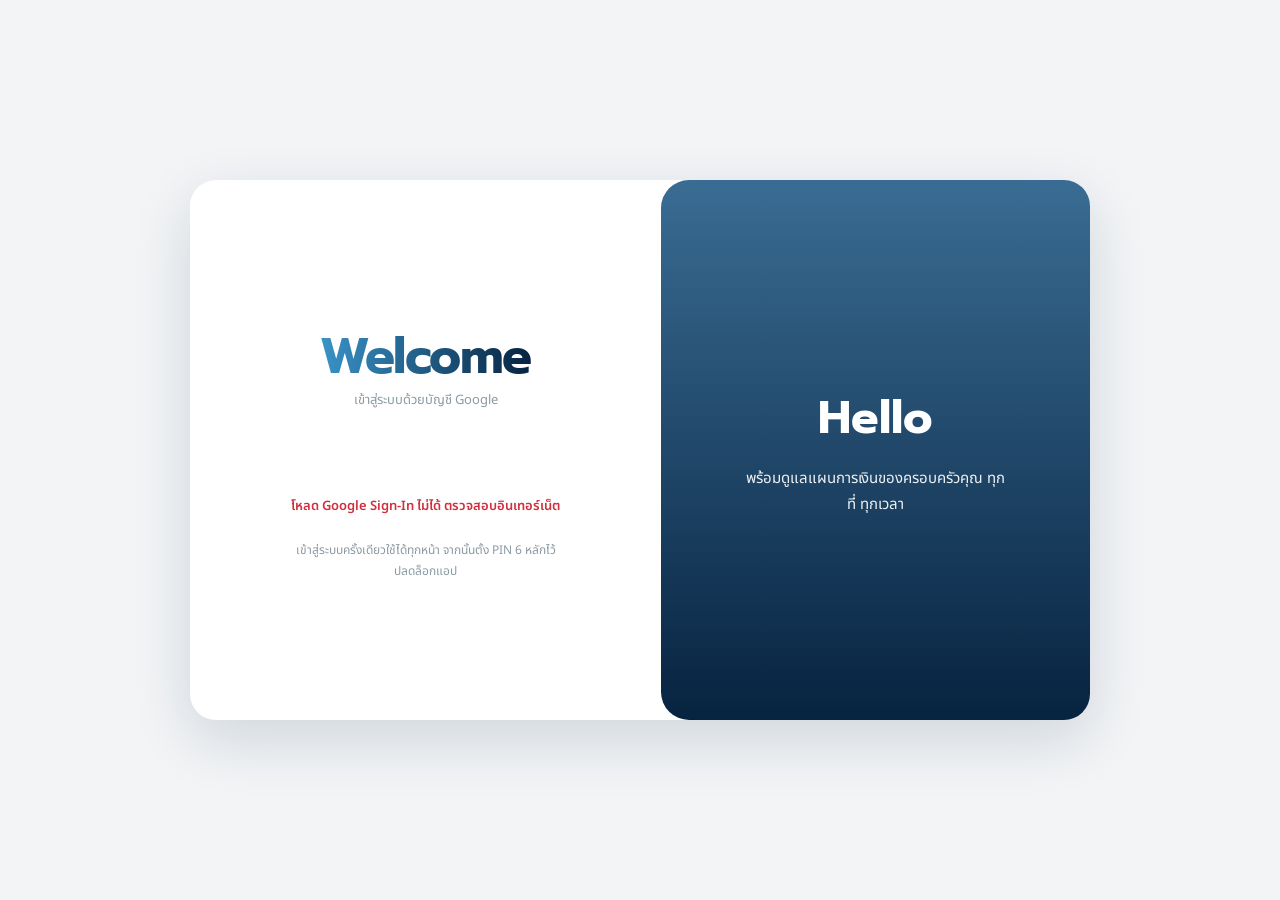
<file: calendar/index.html>
<!DOCTYPE html>
<html lang="th">
<head>
<meta charset="UTF-8">
<meta name="viewport" content="width=device-width,initial-scale=1,viewport-fit=cover">
<title>My Calendar</title>
<meta name="theme-color" content="#0d1f45">
<link rel="icon" href="../portfolio/icon-192.png">
<link rel="preconnect" href="https://fonts.googleapis.com">
<link href="https://fonts.googleapis.com/css2?family=Prompt:wght@500;600&family=Noto+Sans+Thai:wght@400;500;600&display=swap" rel="stylesheet">
<style>
:root{--navy:#0d1f45;--navy2:#142a5a;--blue:#5b9cff;--green:#1fb581;--orange:#d95d1a;--ink:#0d1f45;--mut:#7d8aa5;--soft:#f1f5fd}
*{box-sizing:border-box;-webkit-tap-highlight-color:transparent}
html,body{height:100%;margin:0}
body{display:flex;flex-direction:column;background:var(--navy);color:#fff;font-family:"Noto Sans Thai",system-ui,sans-serif}
.top{padding:calc(env(safe-area-inset-top,0px) + 12px) 16px 6px}
.bar{display:flex;align-items:center;justify-content:space-between;height:44px}
.bar{padding-right:96px}
.bar h1{margin:0;font:600 17px Prompt,sans-serif;letter-spacing:.3px}
.ib{width:40px;height:40px;border:0;border-radius:12px;background:transparent;color:#fff;display:grid;place-items:center;text-decoration:none;cursor:pointer}
.ib svg{width:22px;height:22px;fill:none;stroke:currentColor;stroke-width:2;stroke-linecap:round;stroke-linejoin:round}
.ib.spin svg{animation:sp 1s linear infinite}@keyframes sp{to{transform:rotate(360deg)}}
.nav{display:flex;align-items:center;justify-content:space-between;background:var(--navy2);border-radius:14px;height:46px;padding:0 4px;margin:8px 0 12px}
.nav b{font:500 15px Prompt,sans-serif}
.nav .today{border:0;background:#ffffff1f;color:#fff;border-radius:10px;padding:6px 10px;font:500 12px "Noto Sans Thai";margin-right:4px}
.dow,.grid{display:grid;grid-template-columns:repeat(7,1fr);text-align:center}
.dow span{font-size:11px;color:#6f84b3;padding:6px 0 10px;letter-spacing:.5px}
.grid{row-gap:4px;padding-bottom:18px}
.d{position:relative;height:42px;display:grid;place-items:center;font-size:14px;cursor:pointer;border:0;background:none;color:#fff;font-family:inherit}
.d i{position:absolute;inset:3px 0;margin:auto;width:36px;height:36px;border-radius:50%;z-index:0}
.d span{position:relative;z-index:1}
.d.out{color:#4f6392}
.d.today i{background:var(--green)}
.d.sel i{background:var(--blue)}
.d.sel.today i{background:var(--blue);box-shadow:0 0 0 2px var(--green)}
.d u{position:absolute;bottom:2px;left:50%;transform:translateX(-50%);display:flex;gap:3px;z-index:1}
.d u b{width:4px;height:4px;border-radius:50%;background:#fff;opacity:.9}
.sheet{flex:1;min-height:0;overflow:auto;background:var(--surface,#fff);color:var(--ink);border-radius:28px 28px 0 0;padding:10px 16px calc(env(safe-area-inset-bottom,0px) + 24px)}
.sheet:before{content:"";display:block;width:36px;height:4px;border-radius:4px;background:#d8e0ef;margin:0 auto 12px}
.sh{display:flex;justify-content:space-between;align-items:baseline;margin:2px 2px 12px}
.sh b{font:600 16px Prompt,sans-serif}.sh span{font-size:12px;color:var(--mut)}
.ev{display:flex;gap:12px;border-radius:18px;padding:12px;margin-bottom:10px;color:#fff;cursor:pointer}
.ev .av{flex:none;width:38px;height:38px;border-radius:50%;background:#ffffff40;display:grid;place-items:center;font:600 15px Prompt,sans-serif}
.ev h3{margin:0;font:600 14.5px Prompt,sans-serif;line-height:1.3}
.ev p{margin:3px 0 0;font-size:12px;opacity:.9}
.ev .desc{display:none;white-space:pre-wrap;margin-top:8px;font-size:12.5px;opacity:.95}
.ev.open .desc{display:block}
.empty,.conn{text-align:center;color:var(--mut);font-size:13.5px;padding:22px 8px;line-height:1.7}
.conn{background:var(--soft);border-radius:18px;margin-bottom:12px;color:var(--ink)}
.btn{display:inline-block;margin-top:8px;border:0;border-radius:14px;background:var(--navy);color:#fff;padding:12px 20px;font:500 14px "Noto Sans Thai";cursor:pointer;text-decoration:none}
.msg{font-size:11.5px;color:#9fb0d6;text-align:center;padding:0 0 8px;min-height:16px}

.sheet{padding-bottom:calc(env(safe-area-inset-bottom,0px) + 96px)}
#fab{position:fixed;right:18px;bottom:calc(env(safe-area-inset-bottom,0px) + 22px);width:58px;height:58px;border-radius:50%;border:0;background:var(--blue);color:#fff;font:300 34px/1 Prompt,sans-serif;box-shadow:0 8px 22px #0d1f4559;cursor:pointer;z-index:50;display:grid;place-items:center;padding:0 0 3px}
#fab:active{transform:scale(.95)}
.ev .del{display:none;margin-top:10px;border:0;border-radius:10px;background:#ffffff33;color:#fff;padding:7px 12px;font:500 12px "Noto Sans Thai",sans-serif}
.ev.open .del{display:inline-block}
#frm{position:fixed;inset:0;background:#08122d8c;z-index:100;display:none;align-items:flex-end}
#frm.on{display:flex}
.fsheet{width:100%;max-height:92dvh;overflow:auto;background:var(--surface,#fff);color:var(--ink);border-radius:26px 26px 0 0;padding:18px 16px calc(env(safe-area-inset-bottom,0px) + 18px)}
.fsheet h2{margin:0 0 12px;font:600 17px Prompt,sans-serif}
.fsheet input[type=text],.fsheet input[type=date],.fsheet input[type=time],.fsheet textarea,.fsheet select{width:100%;border:1.5px solid #dbe3f1;border-radius:12px;padding:11px 12px;font:16px "Noto Sans Thai",sans-serif;background:var(--bg,#f7f9fd);color:var(--ink);margin-bottom:10px}
.fsheet small{display:block;font-size:11.5px;color:var(--mut);margin:0 0 4px 2px}
.fsheet .two{display:flex;gap:10px}.fsheet .two>div{flex:1}
.fsheet .row{display:flex;align-items:center;gap:8px;font-size:14px;margin:2px 0 12px}
.fsheet .row input{width:20px;height:20px}
.ferr{min-height:18px;color:#d12f3f;font-size:13px;font-weight:600;text-align:center}
.fbtn{display:flex;gap:10px;margin-top:6px}.fbtn .btn{flex:1;margin:0}
.btn.light{background:#e8eefb;color:var(--navy)}
.ev .mt{display:none;margin:10px 10px 0 0;color:#fff;font-size:12px;text-decoration:underline}.ev.open .mt{display:inline-block}.ev .ed{margin-right:8px}

/* ---- soft theme (V87): โทนอ่อนใกล้เคียงสีหลักของแอป ---- */
:root{--navy:#072340;--navy2:#fff;--blue:#0E8AA6;--soft:#E3F5F9;--mut:#6B7B8C}
body{background:#D9F0F5;color:#072340}
.bar{padding-right:48px}.bar h1,.ib{color:#072340}
.nav{background:#fff;box-shadow:0 1px 6px rgba(7,35,64,.07)}.nav .today{background:#C4E9F1;color:#064A5C}
.dow,.grid{grid-template-columns:30px repeat(7,1fr)}
.dow span{color:#5E8E9C}.d{color:#072340}.d.out{color:#9DBFC9}
.d.today i{background:#BFE6EF;box-shadow:inset 0 0 0 1.5px #0E8AA6}
.d.sel i,.d.sel.today i{background:#0E8AA6;box-shadow:0 4px 10px rgba(14,138,166,.35)}.d.sel{color:#fff}
.d u b{background:#0E8AA6}.d.sel u b{background:#fff}
.wk{display:grid;place-items:center;height:42px;font-size:11px;color:#5E8E9C;background:#C9E8EF;border-radius:10px;margin-right:4px}
.msg{color:#5E8E9C}.sheet{box-shadow:0 -6px 24px rgba(7,35,64,.08)}
#fab{background:#0E8AA6;box-shadow:0 8px 22px rgba(14,138,166,.4)}
.mstrip{position:relative;display:flex;gap:8px;overflow-x:auto;padding:2px 2px 10px;scrollbar-width:none;-webkit-overflow-scrolling:touch}.mstrip::-webkit-scrollbar{display:none}
.mstrip button{flex:none;border:0;border-radius:14px;padding:9px 16px;background:#fff;color:#072340;font:500 13px "Noto Sans Thai",sans-serif}
.mstrip button.on{background:#9ED8E6;color:#064A5C;font-weight:600}.mstrip .yr{flex:none;align-self:center;padding:0 6px;font:600 14px Prompt,sans-serif;color:#2E7F93}
.grid.sl{animation:gsl .2s ease}.grid.sr{animation:gsr .2s ease}
@keyframes gsl{from{transform:translateX(26px);opacity:.3}}@keyframes gsr{from{transform:translateX(-26px);opacity:.3}}


/* V93: วันนี้กึ่งกลาง / วงกลมส้ม-ม่วง / bottom sheet ลากขึ้นลง */
.nav{display:grid;grid-template-columns:1fr auto 1fr;align-items:center}
.nav>span{display:flex;align-items:center;justify-self:end}
.nav .today{height:34px;display:grid;place-items:center;padding:0 13px;line-height:1;background:#EDE6FB;color:#4B2E9A;margin-right:2px}
.nav #next{display:grid!important}
.d.today i{background:#EDE6FB;box-shadow:inset 0 0 0 2px #7C5CC4}.d.today{color:#4B2E9A}
.d.sel i,.d.sel.today i{background:#F28C28;box-shadow:0 4px 12px rgba(242,140,40,.45)}
.d.sel.today i{box-shadow:0 0 0 2px #7C5CC4,0 4px 12px rgba(242,140,40,.45)}
.d.sel,.d.sel.today{color:#fff}
.d u b{background:#7C5CC4}.d.sel u b{background:#fff}
#fab{background:#7C5CC4;box-shadow:0 8px 22px rgba(124,92,196,.42);z-index:40}
.sheet{position:fixed;left:0;right:0;bottom:0;flex:none;height:46vh;z-index:30;overflow-y:hidden;overscroll-behavior:contain;will-change:height;box-shadow:0 -8px 28px rgba(7,35,64,.14)}
.sheet.open{overflow-y:auto}
.sheet:before{width:44px;height:5px;margin-bottom:10px}
</style>
<script src="../themes.js"></script>
</head>
<body>
<div class="top">
  <div class="bar">
    <a class="ib" href="../index.html" aria-label="กลับ"><svg viewBox="0 0 24 24"><path d="M19 12H5M11 6l-6 6 6 6"/></svg></a>
    <h1>Calendar</h1>
    <button class="ib" id="sync" aria-label="Sync Google Calendar"><svg viewBox="0 0 24 24"><path d="M20 11a8 8 0 0 0-14.5-4M4 4v4h4M4 13a8 8 0 0 0 14.5 4M20 20v-4h-4"/></svg></button>
  </div>
  <div class="nav">
    <button class="ib" id="prev" aria-label="เดือนก่อนหน้า"><svg viewBox="0 0 24 24"><path d="M15 6l-6 6 6 6"/></svg></button>
    <b id="title"></b>
    <span><button class="today" id="todayBtn">วันนี้</button><button class="ib" id="next" aria-label="เดือนถัดไป" style="display:inline-grid"><svg viewBox="0 0 24 24"><path d="M9 6l6 6-6 6"/></svg></button></span>
  </div>
  <div class="dow" id="dow"></div>
  <div class="grid" id="grid"></div>
  <div class="mstrip" id="mstrip"></div>
  <div class="msg" id="msg"></div>
</div>
<div class="sheet" id="sheet"></div>

<button id="fab" aria-label="เพิ่มนัดหมาย">+</button>
<div id="frm" role="dialog" aria-modal="true"><div class="fsheet">
  <h2 id="fH">เพิ่มนัดหมาย</h2>
  <input type="text" id="fTitle" placeholder="ชื่อนัดหมาย" maxlength="200" autocomplete="off">
  <label class="row"><input type="checkbox" id="fAll"> ทั้งวัน</label>
  <small>วันที่เริ่ม</small><input type="date" id="fDate"><small>ถึงวันที่ (เว้นว่างถ้าวันเดียว)</small><input type="date" id="fDate2">
  <div id="fTimes" class="two"><div><small>เริ่ม</small><input type="time" id="fS"></div><div><small>สิ้นสุด</small><input type="time" id="fE"></div></div>
  <input type="text" id="fLoc" placeholder="สถานที่ (ไม่บังคับ)" autocomplete="off">
  <textarea id="fDesc" rows="2" placeholder="รายละเอียด (ไม่บังคับ)"></textarea>
  <small>ทำซ้ำ</small><select id="fRep"><option value="">ไม่ทำซ้ำ</option><option value="DAILY">ทุกวัน</option><option value="WEEKLY">ทุกสัปดาห์</option><option value="MONTHLY">ทุกเดือน</option><option value="YEARLY">ทุกปี</option></select>
  <small>แจ้งเตือนก่อนเริ่ม</small><select id="fRem"><option value="">ตามค่าเริ่มต้นของปฏิทิน</option><option value="0">ตอนเริ่ม</option><option value="10">10 นาที</option><option value="30">30 นาที</option><option value="60">1 ชั่วโมง</option><option value="1440">1 วัน</option><option value="none">ไม่แจ้งเตือน</option></select>
  <small>เชิญผู้ร่วมนัด (อีเมล คั่นด้วย ,)</small><input type="text" id="fGuests" placeholder="name@gmail.com" autocomplete="off" autocapitalize="none">
  <label class="row"><input type="checkbox" id="fMeet"> เพิ่มลิงก์ Google Meet</label>
  <small>สีของนัด</small><select id="fColor"><option value="">สีของปฏิทิน</option><option value="1">ลาเวนเดอร์</option><option value="2">เสจ</option><option value="3">องุ่น</option><option value="4">ฟลามิงโก</option><option value="5">กล้วย</option><option value="6">ส้ม</option><option value="7">นกยูง</option><option value="8">กราไฟต์</option><option value="9">บลูเบอร์รี่</option><option value="10">ใบโหระพา</option><option value="11">มะเขือเทศ</option></select>
  <small>บันทึกลงปฏิทิน</small><select id="fCal"></select>
  <div class="ferr" id="fErr" role="alert"></div>
  <div class="fbtn"><button type="button" class="btn light" id="fCancel">ยกเลิก</button><button type="button" class="btn" id="fSave">บันทึก</button></div>
</div></div>
<script src="../config.js"></script>
<script src="../admin-login.js"></script>
<script>
(function(){
'use strict';
var $=function(i){return document.getElementById(i)};
var MTH=['มกราคม','กุมภาพันธ์','มีนาคม','เมษายน','พฤษภาคม','มิถุนายน','กรกฎาคม','สิงหาคม','กันยายน','ตุลาคม','พฤศจิกายน','ธันวาคม'];
var DOW=['อา','จ','อ','พ','พฤ','ศ','ส'], MS=['ม.ค.','ก.พ.','มี.ค.','เม.ย.','พ.ค.','มิ.ย.','ก.ค.','ส.ค.','ก.ย.','ต.ค.','พ.ย.','ธ.ค.'], PAL=['#5b9cff','#1fb581','#d95d1a','#7c5cf0','#2a4a8f'];
var CK='mff_calendar_cache_v1', TK='mff_cal_token', SCOPE='https://www.googleapis.com/auth/calendar.readonly https://www.googleapis.com/auth/calendar.events';
var EC={1:'#7986cb',2:'#33b679',3:'#8e24aa',4:'#e67c73',5:'#f6bf26',6:'#f4511e',7:'#039be5',8:'#616161',9:'#3f51b5',10:'#0b8043',11:'#d50000'};
var editing=null, today=new Date(), view=new Date(today.getFullYear(),today.getMonth(),1), sel=new Date(today.getFullYear(),today.getMonth(),today.getDate());
var cache=load(), apiHelp='';
function load(){try{return JSON.parse(localStorage.getItem(CK))||{months:{},updated:0}}catch(e){return {months:{},updated:0}}}
function save(){try{localStorage.setItem(CK,JSON.stringify(cache))}catch(e){}}
function esc(s){return String(s==null?'':s).replace(/[&<>"]/g,function(c){return {'&':'&amp;','<':'&lt;','>':'&gt;','"':'&quot;'}[c]})}
function key(d){return d.getFullYear()+'-'+('0'+(d.getMonth()+1)).slice(-2)+'-'+('0'+d.getDate()).slice(-2)}
function mkey(d){return d.getFullYear()+'-'+('0'+(d.getMonth()+1)).slice(-2)}
function hm(ms){var d=new Date(ms);return ('0'+d.getHours()).slice(-2)+':'+('0'+d.getMinutes()).slice(-2)}
function msg(t){$('msg').textContent=t||''}
function gridStart(d){var s=new Date(d.getFullYear(),d.getMonth(),1);s.setDate(1-s.getDay());return s}
function isoWeek(t){var x=new Date(Date.UTC(t.getFullYear(),t.getMonth(),t.getDate())),n=x.getUTCDay()||7;x.setUTCDate(x.getUTCDate()+4-n);var y=new Date(Date.UTC(x.getUTCFullYear(),0,1));return Math.ceil(((x-y)/864e5+1)/7)}

// ---- events by day ----
function dayMap(){
  var map={};
  Object.keys(cache.months).forEach(function(m){cache.months[m].forEach(function(e){
    var s=new Date(e.s), en=new Date(e.e), last=e.ad?new Date(en.getTime()-1):en;
    for(var d=new Date(s.getFullYear(),s.getMonth(),s.getDate()),n=0;d<=last&&n<62;d.setDate(d.getDate()+1),n++){
      var k=key(d);(map[k]=map[k]||[]);
      if(!map[k].some(function(x){return x.id===e.id&&x.s===e.s}))map[k].push(e);
    }});});
  Object.keys(map).forEach(function(k){map[k].sort(function(a,b){return (b.ad-a.ad)||(a.s-b.s)})});
  return map;
}

// ---- render ----
function render(){
  $('title').textContent=MTH[view.getMonth()]+' '+(view.getFullYear()+543);
  var map=dayMap(), g=$('grid'), h='', d=gridStart(view), tk=key(today), sk=key(sel);
  for(var i=0;i<42;i++,d.setDate(d.getDate()+1)){
    if(i%7===0)h+='<span class="wk">'+isoWeek(new Date(d.getFullYear(),d.getMonth(),d.getDate()+4))+'</span>';
    var k=key(d), ev=map[k]||[], cls='d'+(d.getMonth()!==view.getMonth()?' out':'')+(k===tk?' today':'')+(k===sk?' sel':'');
    h+='<button class="'+cls+'" data-k="'+k+'"><i></i><span>'+d.getDate()+'</span>'+(ev.length?'<u>'+ev.slice(0,3).map(function(){return '<b></b>'}).join('')+'</u>':'')+'</button>';
  }
  g.innerHTML=h;
  var list=map[sk]||[], hs='';
  var tok=token();
  if(!tok&&!cache.updated) hs+='<div class="conn">ยังไม่ได้เชื่อมต่อ Google Calendar<br>ระบบขอสิทธิ์อ่านอย่างเดียว (readonly) เมื่อกดปุ่มเท่านั้น<br><button class="btn" id="connect">เชื่อมต่อ Google Calendar</button></div>';
  if(apiHelp) hs+='<div class="conn">ต้องเปิดใช้ Google Calendar API ในโปรเจกต์ Google Cloud ก่อน<br><a class="btn" target="_blank" rel="noopener" href="'+esc(apiHelp)+'">เปิดหน้าเปิดใช้ API</a><br><small>เปิดแล้วรอ 1-2 นาที แล้วกด Sync อีกครั้ง</small></div>';
  hs+='<button type="button" class="btn light" id="dcaBtn" style="width:100%;margin:0 0 12px">💰 ตั้งเตือน DCA รายเดือน</button>';
  hs+='<div class="sh"><b>'+sel.getDate()+' '+MTH[sel.getMonth()]+'</b><span>'+list.length+' รายการ'+(cache.updated?' · อัปเดต '+hm(cache.updated):'')+'</span></div>';
  var tds=[];try{(JSON.parse(localStorage.getItem('mff_notes_cache_v1'))||[]).forEach(function(n){if(n.archived||n.kind!=='check'||n.due!==sk)return;(n.items||[]).forEach(function(it){tds.push({t:it.t||it.text||'',d:!!it.d})})})}catch(e){}
  hs+='<div class="sh"><b>✅ To-do</b><span>'+tds.filter(function(x){return !x.d}).length+' ค้างอยู่</span></div>';
  tds.forEach(function(x){hs+='<div class="ev" style="background:#e9eefb;color:#0d1f45"><div class="av" style="background:#0d1f4522">'+(x.d?'✓':'○')+'</div><div><h3'+(x.d?' style="text-decoration:line-through;opacity:.6"':'')+'>'+esc(x.t)+'</h3></div></div>'});
  hs+='<a class="btn light" href="../notes/index.html?new=check&due='+sk+'" style="display:block;text-align:center;margin:0 0 14px">+ เพิ่ม To-do วันที่ '+sel.getDate()+'</a>';
  if(!list.length) hs+='<div class="empty">ไม่มีนัดหมายในวันนี้</div>';
  list.forEach(function(e,i){
    var t=e.ad?'ทั้งวัน':hm(e.s)+' - '+hm(e.e);
    hs+='<div class="ev" data-i="'+i+'" style="background:'+esc(e.c)+'"><div class="av">'+esc((e.t||'?').trim().charAt(0).toUpperCase())+'</div><div style="min-width:0"><h3>'+esc(e.t)+'</h3><p>'+t+(e.l?' · '+esc(e.l):'')+'</p>'+(e.d?'<div class="desc">'+esc(e.d.replace(/<[^>]*>/g,' '))+'</div>':'')+(e.mt?'<a class="mt" href="'+esc(e.mt)+'" target="_blank" rel="noopener">เข้าร่วม Google Meet</a>':'')+(e.w?'<button class="del ed" data-i="'+i+'">แก้ไข</button><button class="del" data-i="'+i+'">ลบนัดนี้</button>':'')+'</div></div>';
  });
  $('sheet').innerHTML=hs;
}

// ---- Google auth (only when the user taps connect / sync) ----
function token(){try{var t=JSON.parse(sessionStorage.getItem(TK)||'null');return t&&t.exp>Date.now()+30000?t.v:null}catch(e){return null}}
function canWrite(){try{var t=JSON.parse(sessionStorage.getItem(TK)||'null');return !!(t&&t.w&&t.exp>Date.now()+30000)}catch(e){return false}}
function loadGIS(){return new Promise(function(res,rej){
  if(window.google&&google.accounts&&google.accounts.oauth2)return res();
  var s=document.createElement('script');s.src='https://accounts.google.com/gsi/client';s.onload=function(){res()};s.onerror=function(){rej(new Error('gis'))};document.head.appendChild(s);});}
function connect(after){
  var cid=localStorage.getItem('google_client_id');
  if(!cid){msg('ยังไม่มี Client ID — ตั้งค่าที่ Settings ก่อน');$('sheet').insertAdjacentHTML('afterbegin','<div class="conn">ยังไม่ได้ตั้งค่า Google OAuth Client ID<br><a class="btn" href="../settings/index.html">ไปที่ Settings</a></div>');return}
  msg('กำลังเชื่อมต่อ...');
  loadGIS().then(function(){
    google.accounts.oauth2.initTokenClient({client_id:cid,scope:SCOPE,callback:function(r){
      if(r.error){msg('เชื่อมต่อไม่สำเร็จ: '+r.error);return}
      sessionStorage.setItem(TK,JSON.stringify({v:r.access_token,exp:Date.now()+(r.expires_in||3600)*1000,w:1}));
      localStorage.setItem('mff_calendar_connected_v2','1');if(after)after();else sync();
    }}).requestAccessToken({prompt:localStorage.getItem('mff_calendar_connected_v2')?'':'consent'});
  }).catch(function(){msg('โหลด Google ไม่ได้ ตรวจสอบอินเทอร์เน็ต')});
}
function api(url,tok){return fetch(url,{headers:{Authorization:'Bearer '+tok}}).then(function(r){
  if(r.status===401){sessionStorage.removeItem(TK);throw new Error('expired')}
  if(!r.ok)return r.json().then(function(j){throw new Error((j.error&&j.error.message)||r.status)});return r.json()})}

function sync(){
  var tok=token(); if(!tok){connect();return}
  var btn=$('sync');btn.classList.add('spin');msg('กำลังดึงข้อมูล...');
  var s=gridStart(view), e=new Date(s.getTime());e.setDate(e.getDate()+42);
  var q='timeMin='+encodeURIComponent(s.toISOString())+'&timeMax='+encodeURIComponent(e.toISOString())+'&singleEvents=true&orderBy=startTime&maxResults=250';
  api('https://www.googleapis.com/calendar/v3/users/me/calendarList?minAccessRole=reader',tok).then(function(cl){
    var cals=(cl.items||[]).filter(function(c){return c.selected!==false}).slice(0,12);
    cache.cals=cals.map(function(c){return {id:c.id,n:c.summaryOverride||c.summary||c.id,w:c.accessRole==='owner'||c.accessRole==='writer',p:!!c.primary}});
    var HOL='th.th#holiday@group.v.calendar.google.com';
    if(!cals.some(function(c){return /#holiday@group\.v\.calendar\.google\.com$/.test(c.id)}))cals.push({id:HOL,hol:true,accessRole:'reader'});
    return Promise.all(cals.map(function(c,ci){
      return api('https://www.googleapis.com/calendar/v3/calendars/'+encodeURIComponent(c.id)+'/events?'+q,tok).then(function(r){
        return (r.items||[]).filter(function(x){return x.status!=='cancelled'}).map(function(x){
          var ad=!!(x.start&&x.start.date);
          var st=new Date(ad?x.start.date+'T00:00:00':x.start.dateTime).getTime(), en=new Date(ad?x.end.date+'T00:00:00':x.end.dateTime).getTime();
          return {id:x.id,t:x.summary||'(ไม่มีชื่อ)',s:st,e:en,ad:ad,l:x.location||'',d:x.description||'',c:(/#holiday@group\.v\.calendar\.google\.com$/.test(c.id)?'#d95d1a':((x.colorId&&EC[x.colorId])||PAL[ci%PAL.length])),cid:c.id,w:c.accessRole==='owner'||c.accessRole==='writer',ci:x.colorId||'',at:(x.attendees||[]).map(function(a){return a.email}),mt:x.hangoutLink||''};
        });}).catch(function(er){if(c.hol)return [];throw er});
    }));
  }).then(function(parts){
    cache.months[mkey(view)]=[].concat.apply([],parts);cache.updated=Date.now();apiHelp='';save();msg('ซิงค์สำเร็จ');render();
  }).catch(function(err){
    var m=String(err.message||'');
    if(/has not been used|is disabled|accessNotConfigured/i.test(m)){
      var u=(m.match(/https:\/\/console\.developers\.google\.com\S+?(?=\s|$)/)||['https://console.developers.google.com/apis/library/calendar-json.googleapis.com'])[0];
      apiHelp=u;msg('ยังไม่ได้เปิดใช้ Calendar API');
    } else msg(m==='expired'?'หมดอายุ กดซิงค์เพื่อเชื่อมต่อใหม่':'ซิงค์ไม่สำเร็จ: '+m);
    render();})
  .then(function(){btn.classList.remove('spin')});
}

// ---- events ----
$('dow').innerHTML='<span></span>'+DOW.map(function(x){return '<span>'+x+'</span>'}).join('');
$('grid').addEventListener('click',function(e){var b=e.target.closest('.d');if(!b)return;var p=b.dataset.k.split('-');sel=new Date(+p[0],+p[1]-1,+p[2]);
  if(sel.getMonth()!==view.getMonth()){view=new Date(sel.getFullYear(),sel.getMonth(),1);autoFetch()}render()});
$('sheet').addEventListener('click',function(e){if(e.target.id==='connect'){connect();return}if(e.target.id==='dcaBtn'){dcaForm();return}if(e.target.closest('a'))return;var ed=e.target.closest('.ed');if(ed){openForm((dayMap()[key(sel)]||[])[+ed.dataset.i]);return}var dl=e.target.closest('.del');if(dl){delEv(+dl.dataset.i);return}var ev=e.target.closest('.ev');if(ev)ev.classList.toggle('open')});
function autoFetch(){if(token()&&!cache.months[mkey(view)])sync()} // never opens OAuth by itself
function anim(n){var g=$('grid');g.classList.remove('sl','sr');void g.offsetWidth;g.classList.add(n>0?'sl':'sr')}
function go(n){view=new Date(view.getFullYear(),view.getMonth()+n,1);sel=new Date(view.getFullYear(),view.getMonth(),1);render();autoFetch();anim(n)}
function shiftDay(n){sel=new Date(sel.getFullYear(),sel.getMonth(),sel.getDate()+n);if(sel.getMonth()!==view.getMonth()||sel.getFullYear()!==view.getFullYear())view=new Date(sel.getFullYear(),sel.getMonth(),1);render();autoFetch()}
function swipe(el,fn){var x0=0,y0=0;el.addEventListener('touchstart',function(e){x0=e.touches[0].clientX;y0=e.touches[0].clientY},{passive:true});el.addEventListener('touchend',function(e){var t=e.changedTouches[0],dx=t.clientX-x0,dy=t.clientY-y0;if(Math.abs(dx)>50&&Math.abs(dx)>Math.abs(dy)*1.6)fn(dx<0?1:-1)},{passive:true})}
var _render=render;render=function(){_render();strip()};
function strip(){var st=$('mstrip');if(!st)return;
  if(!st.firstChild){var y0=today.getFullYear()-1,h='';for(var y=y0;y<=today.getFullYear()+2;y++){h+='<span class="yr">'+(y+543)+'</span>';for(var m=0;m<12;m++)h+='<button data-y="'+y+'" data-m="'+m+'">'+MS[m]+'</button>'}st.innerHTML=h;
    st.onclick=function(e){var b=e.target.closest('button');if(!b)return;view=new Date(+b.dataset.y,+b.dataset.m,1);sel=(view.getFullYear()===today.getFullYear()&&view.getMonth()===today.getMonth())?new Date(today.getFullYear(),today.getMonth(),today.getDate()):new Date(view);render();autoFetch()}}
  var on=null;[].forEach.call(st.querySelectorAll('button'),function(b){var is=+b.dataset.y===view.getFullYear()&&+b.dataset.m===view.getMonth();b.classList.toggle('on',is);if(is)on=b});
  if(on){var cl=function(){return on.offsetLeft-(st.clientWidth-on.offsetWidth)/2};if(!st._i){st._i=1;st.style.scrollBehavior='auto';st.scrollLeft=cl();requestAnimationFrame(function(){st.scrollLeft=cl()});window.addEventListener('load',function(){st.scrollLeft=cl()})}else st.scrollTo({left:cl(),behavior:'smooth'})}}
swipe($('grid'),go);swipe($('sheet'),shiftDay);
$('prev').onclick=function(){go(-1)};$('next').onclick=function(){go(1)};
$('todayBtn').onclick=function(){view=new Date(today.getFullYear(),today.getMonth(),1);sel=new Date(today.getFullYear(),today.getMonth(),today.getDate());render();autoFetch()};
$('sync').onclick=sync;
var TZ=(Intl.DateTimeFormat().resolvedOptions().timeZone)||'Asia/Bangkok';
function timeRow(){$('fTimes').style.display=$('fAll').checked?'none':'flex'}
function openForm(ev,tpl){
  if(!canWrite()){connect(function(){openForm(ev,tpl)});return}
  var E=editing=(ev&&ev.id)?ev:null, l=(cache.cals||[]).filter(function(c){return c.w});
  $('fCal').innerHTML=l.length?l.map(function(c){return '<option value="'+esc(c.id)+'"'+(c.p?' selected':'')+'>'+esc(c.n)+'</option>'}).join(''):'<option value="primary">ปฏิทินหลัก</option>';
  $('fH').textContent=E?'แก้ไขนัดหมาย':'เพิ่มนัดหมาย';
  $('fTitle').value=E?E.t:'';$('fLoc').value=E?E.l:'';$('fDesc').value=E?E.d:'';$('fAll').checked=E?!!E.ad:false;
  $('fDate').value=E?key(new Date(E.s)):key(sel);$('fDate2').value=E?key(new Date(E.ad?E.e-1:E.e)):'';
  $('fS').value=E&&!E.ad?hm(E.s):'09:00';$('fE').value=E&&!E.ad?hm(E.e):'10:00';
  $('fRep').value='';$('fRep').disabled=!!E;$('fRem').value='';$('fColor').value=E?E.ci:'';
  $('fGuests').value=E?(E.at||[]).join(', '):'';$('fMeet').checked=!!(E&&E.mt);$('fMeet').disabled=!!(E&&E.mt);
  if(E)$('fCal').value=E.cid;$('fCal').disabled=!!E;
  $('fErr').textContent='';if(tpl)tpl();timeRow();$('frm').classList.add('on');
}

function dcaForm(){openForm(null,function(){
  var n=new Date(today.getFullYear(),today.getMonth()+1,1);
  $('fH').textContent='ตั้งเตือน DCA รายเดือน';$('fTitle').value='💰 DCA ลงทุนประจำเดือน';
  $('fDate').value=key(n);$('fDate2').value='';$('fAll').checked=false;$('fS').value='09:00';$('fE').value='09:30';
  $('fRep').value='MONTHLY';$('fRem').value='1440';$('fMeet').checked=false;
  $('fDesc').value='ถึงเวลา DCA ตามแผน เปิดแอป My Portfolio เพื่อดูกองทุนและยอดที่ต้องลงทุน\n'+new URL('../portfolio/index.html',location.href).href;
})}
function closeForm(){$('frm').classList.remove('on')}
function saveEv(){
  var E=editing,t=$('fTitle').value.trim(),d=$('fDate').value,d2=$('fDate2').value||d,all=$('fAll').checked,err=$('fErr'),b={summary:t};
  if(!t){err.textContent='กรุณาใส่ชื่อนัดหมาย';return}
  if(!d){err.textContent='กรุณาเลือกวันที่';return}
  if(d2<d){err.textContent='วันที่สิ้นสุดต้องไม่ก่อนวันเริ่ม';return}
  b.location=$('fLoc').value.trim();b.description=$('fDesc').value.trim();
  if(all){var nx=new Date(d2+'T00:00:00');nx.setDate(nx.getDate()+1);b.start={date:d};b.end={date:key(nx)};if(E){b.start.dateTime=null;b.start.timeZone=null;b.end.dateTime=null;b.end.timeZone=null}}
  else{if(d2+'T'+$('fE').value<=d+'T'+$('fS').value){err.textContent='เวลาสิ้นสุดต้องหลังเวลาเริ่ม';return}
    b.start={dateTime:d+'T'+$('fS').value+':00',timeZone:TZ};b.end={dateTime:d2+'T'+$('fE').value+':00',timeZone:TZ};if(E){b.start.date=null;b.end.date=null}}
  var em=$('fGuests').value.split(/[,;\s]+/).filter(Boolean);
  if(em.some(function(x){return !/^[^@\s]+@[^@\s]+\.[^@\s]+$/.test(x)})){err.textContent='รูปแบบอีเมลผู้ร่วมนัดไม่ถูกต้อง';return}
  if(em.length||E)b.attendees=em.map(function(x){return {email:x}});
  if(!E&&$('fRep').value)b.recurrence=['RRULE:FREQ='+$('fRep').value];
  var rv=$('fRem').value;if(rv==='none')b.reminders={useDefault:false,overrides:[]};else if(rv!=='')b.reminders={useDefault:false,overrides:[{method:'popup',minutes:+rv}]};
  if(E)b.colorId=$('fColor').value||null;else if($('fColor').value)b.colorId=$('fColor').value;
  if($('fMeet').checked&&!(E&&E.mt))b.conferenceData={createRequest:{requestId:'mff'+Date.now(),conferenceSolutionKey:{type:'hangoutsMeet'}}};
  var tok=token();if(!tok||!canWrite()){connect(saveEv);return}
  var url='https://www.googleapis.com/calendar/v3/calendars/'+encodeURIComponent(E?E.cid:$('fCal').value)+'/events'+(E?'/'+encodeURIComponent(E.id):'')+'?conferenceDataVersion=1&sendUpdates='+(em.length?'all':'none');
  var btn=$('fSave');btn.disabled=true;err.textContent='';
  fetch(url,{method:E?'PATCH':'POST',headers:{Authorization:'Bearer '+tok,'Content-Type':'application/json'},body:JSON.stringify(b)})
  .then(function(r){return r.json().then(function(j){if(!r.ok)throw new Error((j.error&&j.error.message)||r.status);return j})})
  .then(function(){var p=d.split('-');sel=new Date(+p[0],+p[1]-1,+p[2]);view=new Date(sel.getFullYear(),sel.getMonth(),1);closeForm();msg(E?'บันทึกการแก้ไขแล้ว':'เพิ่มนัดหมายแล้ว');sync()})
  .catch(function(e){err.textContent='บันทึกไม่สำเร็จ: '+e.message})
  .then(function(){btn.disabled=false});
}
function delEv(i){
  var e=(dayMap()[key(sel)]||[])[i];if(!e||!e.cid)return;
  if(!confirm('ลบนัด "'+e.t+'" ใช่ไหม?'))return;
  var tok=token();if(!tok||!canWrite()){connect(function(){delEv(i)});return}
  fetch('https://www.googleapis.com/calendar/v3/calendars/'+encodeURIComponent(e.cid)+'/events/'+encodeURIComponent(e.id),{method:'DELETE',headers:{Authorization:'Bearer '+tok}})
  .then(function(r){if(r.ok||r.status===410){msg('ลบนัดแล้ว');sync();return}return r.json().then(function(j){throw new Error((j.error&&j.error.message)||r.status)})})
  .catch(function(er){msg('ลบไม่สำเร็จ: '+er.message)});
}
$('fab').onclick=function(){openForm()};$('fCancel').onclick=closeForm;$('fSave').onclick=saveEv;$('fAll').onchange=timeRow;
$('frm').addEventListener('click',function(e){if(e.target.id==='frm')closeForm()});

render();autoFetch();


(function(){
  var sh=$('sheet'),mode=0,t0=null;
  function dims(){var m=$('msg').getBoundingClientRect().bottom,bar=document.querySelector('.bar').getBoundingClientRect().bottom,H=window.innerHeight,peek=Math.max(170,H-m-4);return [peek,Math.max(peek+40,H-bar-6)]}
  function set(h,anim){sh.style.transition=anim?'height .24s cubic-bezier(.2,.8,.2,1)':'none';sh.style.height=h+'px'}
  function snap(m,anim){mode=m;set(dims()[m],anim!==false);sh.classList.toggle('open',m===1);if(m===0)sh.scrollTop=0}
  window.mffSheet={snap:snap};
  window.addEventListener('resize',function(){snap(mode,false)});window.addEventListener('load',function(){snap(mode,false)});
  var _r=render;render=function(){_r();if(mode===0)setTimeout(function(){snap(0,false)},0)};
  sh.addEventListener('touchstart',function(e){var t=e.touches[0];t0={y:t.clientY,x:t.clientX,top:t.clientY-sh.getBoundingClientRect().top,h:sh.offsetHeight,drag:null}},{passive:true});
  sh.addEventListener('touchmove',function(e){if(!t0)return;var t=e.touches[0],dy=t.clientY-t0.y,dx=t.clientX-t0.x;
    if(t0.drag===null){if(Math.abs(dy)<6&&Math.abs(dx)<6)return;
      if(Math.abs(dx)>Math.abs(dy)){t0.drag=false;return}
      t0.drag=mode===0?true:((t0.top<56||sh.scrollTop<=0)&&dy>0)}
    if(t0.drag){e.preventDefault();var d=dims();set(Math.min(d[1],Math.max(d[0]*.75,t0.h-dy)),false)}},{passive:false});
  sh.addEventListener('touchend',function(){if(!t0)return;var was=t0.drag;t0=null;if(!was)return;var d=dims(),h=sh.offsetHeight;
    snap(mode===0?(h>d[0]+50?1:0):(h<d[1]-80?0:1))});
  sh.addEventListener('click',function(e){if(e.target===sh&&e.clientY-sh.getBoundingClientRect().top<30)snap(mode?0:1)});
  setTimeout(function(){snap(0,false)},60);
})();
})();
</script>
</body>
</html>
</file>
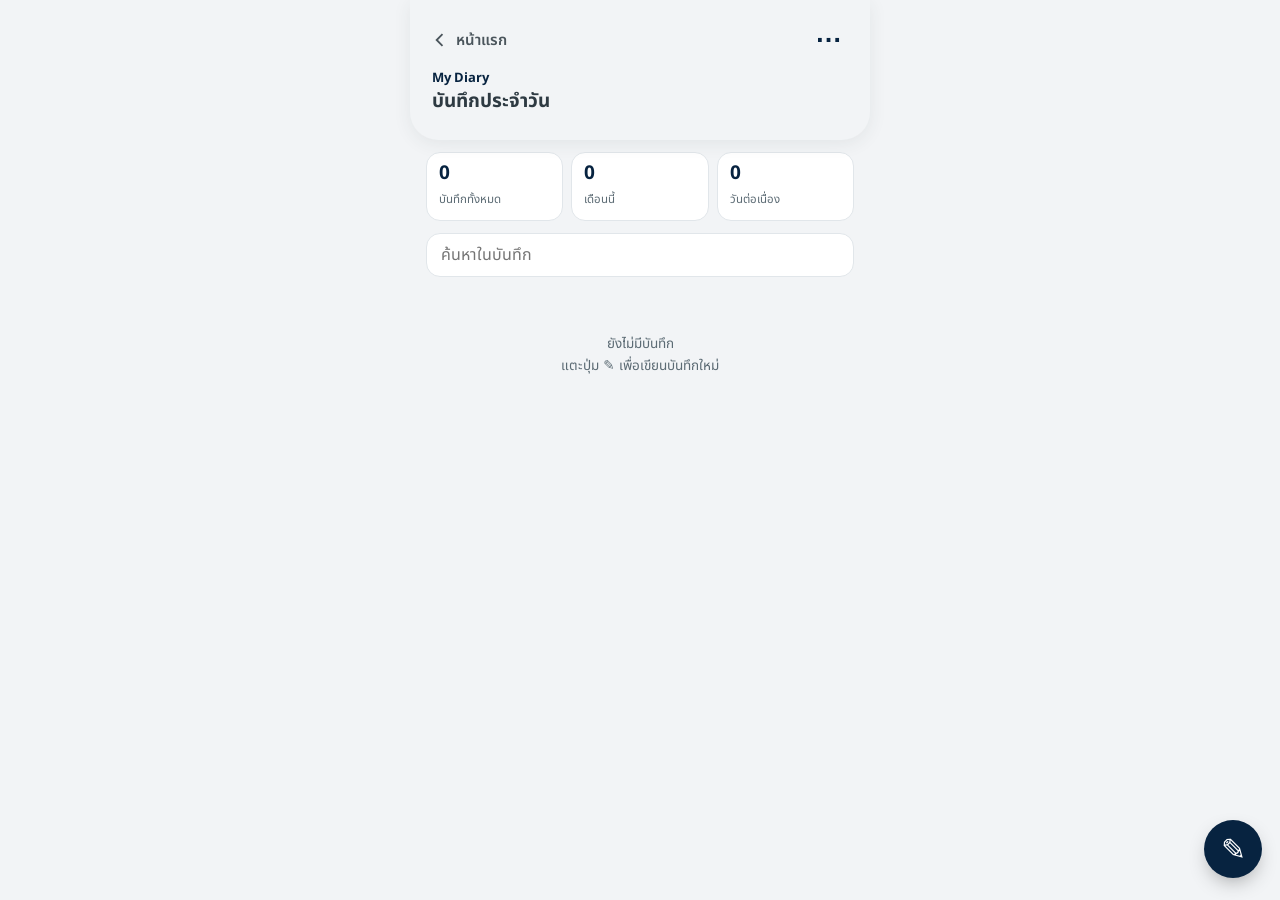
<file: diary/index.html>
<!DOCTYPE html>
<html lang="th">
<head>
<meta charset="UTF-8">
<meta name="viewport" content="width=device-width, initial-scale=1, viewport-fit=cover">
<title>My Diary — My Family Funds</title>
<meta name="theme-color" content="#072340">
<link rel="preconnect" href="https://fonts.googleapis.com">
<link href="https://fonts.googleapis.com/css2?family=Prompt:wght@500;600;700&family=Noto+Sans+Thai:wght@400;500;600;700&family=Noto+Serif+Thai:wght@400;600&display=swap" rel="stylesheet">
<link rel="stylesheet" href="../shell.css">
<script src="../data-safety.js"></script>
<style>
.dr-stats{display:flex;gap:8px;padding:12px 16px 0}
.dr-stat{flex:1;min-width:0;background:var(--surface,#fff);border:1px solid var(--line,#E1E6EA);border-radius:14px;padding:10px 12px}
.dr-stat b{display:block;font-size:19px;color:var(--primary,#072340);line-height:1.2}
.dr-stat span{font-size:11.5px;color:var(--ink-soft,#5C6B74)}
.dr-bar{padding:12px 16px 0}
.dr-bar input{width:100%;height:44px;border-radius:14px;border:1px solid var(--line,#E1E6EA);background:var(--surface,#fff);color:var(--ink,#2E3A42);padding:0 14px;font-size:16px;font-family:inherit;box-sizing:border-box}
.dr-chips{display:flex;gap:8px;overflow-x:auto;padding:10px 16px 4px;scrollbar-width:none}
.dr-chip{flex:none;height:36px;padding:0 14px;border-radius:999px;border:1px solid var(--line,#E1E6EA);background:var(--surface,#fff);color:var(--ink-soft,#5C6B74);font:600 12.5px inherit;font-family:inherit;cursor:pointer}
.dr-chip.on{background:var(--primary,#072340);color:#fff;border-color:var(--primary,#072340)}
.dr-list{padding:6px 16px 110px}
.dr-card{display:block;width:100%;text-align:left;font:inherit;margin-bottom:10px;padding:12px 14px;border-radius:16px;border:1px solid var(--line,#E1E6EA);background:var(--surface,#fff);color:var(--ink,#2E3A42);cursor:pointer;box-sizing:border-box}
.dr-card .top{display:flex;align-items:center;justify-content:space-between;gap:8px;margin-bottom:4px}
.dr-card .dt{font-size:12px;font-weight:700;color:var(--ink-soft,#5C6B74)}
.dr-card .mo{font-size:20px;line-height:1}
.dr-card h4{margin:0 0 3px;font-size:14.5px;line-height:1.35}
.dr-card p{margin:0;font-size:13px;line-height:1.55;color:var(--ink-soft,#5C6B74);display:-webkit-box;-webkit-line-clamp:3;-webkit-box-orient:vertical;overflow:hidden;white-space:pre-wrap;word-break:break-word}
.dr-empty{text-align:center;color:var(--ink-soft,#5C6B74);font-size:13.5px;line-height:1.7;padding:36px 20px}
.dr-fab{position:fixed;right:18px;bottom:calc(22px + env(safe-area-inset-bottom,0px));width:58px;height:58px;border-radius:50%;border:0;background:var(--primary,#072340);color:#fff;font-size:30px;box-shadow:0 8px 22px -8px rgba(0,0,0,.45);cursor:pointer;z-index:60}
.dr-modal{position:fixed;inset:0;background:rgba(10,20,30,.5);display:none;align-items:flex-end;justify-content:center;z-index:100}
.dr-modal.on{display:flex}
.dr-sheet{width:100%;max-width:560px;max-height:94vh;overflow:auto;background:var(--surface,#fff);color:var(--ink,#2E3A42);border-radius:22px 22px 0 0;padding:16px 16px calc(18px + env(safe-area-inset-bottom,0px));box-sizing:border-box}
.dr-row{display:flex;gap:8px;margin-top:10px}
.dr-row>*{flex:1}
.dr-sheet input[type=text],.dr-sheet input[type=date],.dr-sheet textarea{width:100%;box-sizing:border-box;border-radius:12px;border:1px solid var(--line,#E1E6EA);background:var(--bg,#F2F4F6);color:var(--ink,#2E3A42);padding:10px 12px;font-size:16px;font-family:inherit;margin-top:10px}
.dr-sheet textarea{min-height:46vh;line-height:1.7;resize:vertical}
.dr-moods{display:grid;grid-template-columns:repeat(6,1fr);gap:6px;margin-top:12px}
.dr-mood{height:46px;padding:0;border-radius:12px;border:1px solid var(--line,#E1E6EA);background:var(--bg,#F2F4F6);font-size:23px;cursor:pointer}
.dr-mood.on{border-color:var(--primary,#072340);background:var(--primary-soft,#E3EBF1);box-shadow:0 0 0 2px var(--primary,#072340) inset}
.dr-btn{height:44px;padding:0 16px;border-radius:12px;border:1px solid var(--line,#E1E6EA);background:var(--surface,#fff);color:var(--ink,#2E3A42);font:700 13px inherit;font-family:inherit;cursor:pointer}
.dr-btn.p{background:var(--primary,#072340);color:#fff;border-color:var(--primary,#072340)}
.dr-btn.d{color:#B5422B}
.dr-saved{font-size:11.5px;color:var(--ink-soft,#5C6B74);min-height:16px;margin-top:6px}
.dr-reader{position:fixed;inset:0;z-index:110;background:#F6F0E4;color:#3B2F22;display:none;flex-direction:column}
.dr-reader.on{display:flex}
.dr-rtop{display:flex;align-items:center;justify-content:space-between;gap:8px;padding:calc(10px + env(safe-area-inset-top,0px)) 12px 10px}
.dr-rtop button{height:42px;min-width:42px;padding:0 14px;border-radius:999px;border:1px solid rgba(59,47,34,.18);background:rgba(255,255,255,.55);color:#3B2F22;font:700 13px inherit;font-family:inherit;cursor:pointer}
.dr-rpage{flex:1;overflow:auto;-webkit-overflow-scrolling:touch;padding:8px 26px 30px}
.dr-rinner{max-width:620px;margin:0 auto}
.dr-rdate{font-size:13px;letter-spacing:.3px;color:#8A7458;font-weight:600}
.dr-rmood{font-size:34px;line-height:1;margin:10px 0 0}
.dr-rtitle{font-family:'Noto Serif Thai','Prompt',serif;font-size:25px;line-height:1.4;font-weight:600;margin:14px 0 0}
.dr-rrule{width:44px;height:2px;background:#C9B48F;border:0;margin:18px 0}
.dr-rbody{font-family:'Noto Serif Thai','Noto Sans Thai',serif;font-size:17px;line-height:2;white-space:pre-wrap;word-break:break-word;margin:0}
.dr-rnav{display:flex;align-items:center;justify-content:space-between;gap:8px;padding:8px 14px calc(12px + env(safe-area-inset-bottom,0px));border-top:1px solid rgba(59,47,34,.1)}
.dr-rnav button{height:40px;padding:0 14px;border-radius:999px;border:0;background:transparent;color:#6B5A44;font:600 13px inherit;font-family:inherit;cursor:pointer}
.dr-rnav button:disabled{opacity:.3;cursor:default}
.dr-lock{position:fixed;inset:0;z-index:200;background:var(--bg,#F2F4F6);color:var(--ink,#2E3A42);display:none;align-items:center;justify-content:center;padding:24px}
.dr-lock.on{display:flex}
.dr-lock .box{width:100%;max-width:320px;text-align:center}
.dr-lock input{width:100%;box-sizing:border-box;height:52px;text-align:center;letter-spacing:8px;font-size:22px;border-radius:14px;border:1px solid var(--line,#E1E6EA);background:var(--surface,#fff);color:var(--ink,#2E3A42);margin:14px 0 10px}
.dr-toast{position:fixed;left:50%;bottom:90px;transform:translateX(-50%);background:#14211D;color:#fff;padding:10px 16px;border-radius:999px;font-size:12.5px;z-index:300;opacity:0;transition:opacity .2s;max-width:86vw;text-align:center}
</style>
</head>
<body>
<div class="mff-app">
  <div class="mff-hero-wrap" style="padding-bottom:20px;border-radius:0 0 28px 28px">
    <div class="mff-topbar">
      <a class="back" href="../index.html"><svg viewBox="0 0 24 24" fill="none" stroke="currentColor" stroke-width="2.2"><path d="M15 5 8 12l7 7"/></svg>หน้าแรก</a>
      <button type="button" id="menuBtn" aria-label="เมนู" style="background:none;border:0;color:var(--primary);font-size:26px;font-weight:700;width:44px;height:44px;cursor:pointer">⋯</button>
    </div>
    <div class="mff-hero" style="padding-top:0">
      <p class="eyebrow" style="margin-bottom:2px">My Diary</p>
      <h1 style="font-size:19px;white-space:nowrap">บันทึกประจำวัน</h1>
    </div>
  </div>
  <div class="dr-stats" id="stats"></div>
  <div class="dr-bar"><input id="q" type="search" placeholder="ค้นหาในบันทึก" aria-label="ค้นหาในบันทึก"></div>
  <div class="dr-chips" id="chips"></div>
  <div class="dr-list" id="list"></div>
</div>
<button class="dr-fab" id="fab" type="button" aria-label="เขียนบันทึก">✎</button>

<div class="dr-reader" id="reader">
  <div class="dr-rtop"><button type="button" id="rBack">← กลับ</button><button type="button" id="rEdit">✎ แก้ไข</button></div>
  <div class="dr-rpage" id="rPage"></div>
  <div class="dr-rnav"><button type="button" id="rPrev">‹ เก่ากว่า</button><button type="button" id="rNext">ใหม่กว่า ›</button></div>
</div>
<div class="dr-modal" id="modal"><div class="dr-sheet" id="sheet"></div></div>
<div class="dr-modal" id="menuModal"><div class="dr-sheet">
  <div class="dr-row"><button class="dr-btn" id="mPin" type="button"></button></div>
  <div class="dr-row" id="mPinOffRow"><button class="dr-btn" id="mPinOff" type="button">ปิดล็อก PIN</button></div>
  <div class="dr-row"><button class="dr-btn" id="mExport" type="button">ส่งออกเป็นไฟล์ข้อความ (.txt)</button></div>
  <div class="dr-row"><button class="dr-btn" id="mClose" type="button">ปิด</button></div>
  <p style="font-size:11.5px;color:var(--ink-soft,#5C6B74);line-height:1.6;margin:10px 0 0">PIN เป็นแค่การล็อกหน้าจอของแอปบนเครื่องนี้ ไม่ใช่การเข้ารหัสข้อมูล ข้อมูลยังซิงก์ขึ้น Google Sheets ของคุณตามปกติ (แท็บ Diary)</p>
</div></div>

<div class="dr-lock" id="lock"><div class="box">
  <div style="font-size:38px">🔒</div>
  <h2 style="margin:8px 0 0;font-size:18px">My Diary</h2>
  <p style="margin:6px 0 0;font-size:13px;color:var(--ink-soft,#5C6B74)">ใส่ PIN เพื่อเปิดบันทึก</p>
  <input id="lockIn" type="password" inputmode="numeric" autocomplete="off" maxlength="6" aria-label="PIN">
  <button class="dr-btn p" id="lockGo" type="button" style="width:100%">เปิด</button>
  <p id="lockMsg" style="font-size:12.5px;color:#B5422B;min-height:18px;margin:8px 0 0"></p>
  <button class="dr-btn" id="lockForgot" type="button" style="width:100%;margin-top:6px;font-weight:600">ลืม PIN</button>
</div></div>
<div class="dr-toast" id="toast"></div>

<script src="../themes.js"></script>
<script>
(function(){
'use strict';
var CK='mff_diary_cache_v1', DIRTY='mff_sync_dirty_v1_diary', PK='mff_diary_pin_v1', UK='mff_diary_unlocked_v1';
var MOODS=['','😞','😕','😐','🙂','😄','🥰','😴','😢','😡','😰','🤒','🥳'];
var MNAME=['','แย่มาก','ไม่ค่อยดี','เฉย ๆ','ดี','ดีมาก','มีความรัก','เหนื่อย/ง่วง','เศร้า','โมโห','เครียด','ไม่สบาย','ฉลอง'];
var MOOD_MAX=MOODS.length-1;
var items=[], q='', month='all', ed=null, rd=null, saveT=null, unlocked=false, openedAt=0, downOnBackdrop=false;
var $=function(i){return document.getElementById(i)};
function esc(s){return String(s==null?'':s).replace(/[&<>'"]/g,function(c){return{'&':'&amp;','<':'&lt;','>':'&gt;',"'":'&#39;','"':'&quot;'}[c]})}
function pad(n){return String(n).padStart(2,'0')}
function ymd(d){return d.getFullYear()+'-'+pad(d.getMonth()+1)+'-'+pad(d.getDate())}
function today(){return ymd(new Date())}
function now(){return new Date().toISOString()}
function parse(s){var p=/^(\d{4})-(\d{2})-(\d{2})$/.exec(s||'');return p?new Date(+p[1],+p[2]-1,+p[3]):null}
function thDate(s,long){var d=parse(s);if(!d)return s||'';return d.toLocaleDateString('th-TH',long?{weekday:'long',day:'numeric',month:'long',year:'numeric'}:{weekday:'short',day:'numeric',month:'short',year:'numeric'})}
function thMonth(m){var d=parse(m+'-01');return d?d.toLocaleDateString('th-TH',{month:'short',year:'2-digit'}):m}
function toast(m){var t=$('toast');t.textContent=m;t.style.opacity='1';clearTimeout(toast._t);toast._t=setTimeout(function(){t.style.opacity='0'},2400)}
function norm(e){
  if(!e.date&&/^dy_\d{4}-\d{2}-\d{2}$/.test(e.id||'')) e.date=e.id.slice(3);
  e.title=e.title||''; e.body=e.body||''; e.mood=Math.max(0,Math.min(MOOD_MAX,Number(e.mood)||0));
  return e;
}
function load(){
  var a=[];try{a=JSON.parse(localStorage.getItem(CK)||'[]')}catch(e){}
  items=(Array.isArray(a)?a:[]).filter(function(x){return x&&x.id}).map(norm).filter(function(x){return parse(x.date)});
  sortItems();
}
function save(){try{localStorage.setItem(CK,JSON.stringify(items));localStorage.setItem(DIRTY,'1')}catch(e){toast('บันทึกในเครื่องไม่สำเร็จ')}}
function byId(i){return items.filter(function(e){return e.id===i})[0]}
function sortItems(){items.sort(function(a,b){if(a.date!==b.date)return a.date<b.date?1:-1;var x=a.createdAt||'',y=b.createdAt||'';return x<y?1:x>y?-1:0})}
function newId(date){var id='dy_'+date;if(!byId(id))return id;do{id='dy_'+date+'_'+Date.now().toString(36)+Math.random().toString(36).slice(2,5)}while(byId(id));return id}
function tm(e){var d=new Date(e.createdAt);return isNaN(d)?'':pad(d.getHours())+':'+pad(d.getMinutes())+' น.'}

/* ---------- สถิติ ---------- */
function streak(){
  var set={};items.forEach(function(e){if((e.body||e.title))set[e.date]=1});
  var d=new Date(); if(!set[ymd(d)]) d.setDate(d.getDate()-1);
  var n=0; while(set[ymd(d)]){n++;d.setDate(d.getDate()-1)} return n;
}
function renderStats(){
  var mo=today().slice(0,7), cm=items.filter(function(e){return e.date.slice(0,7)===mo}).length;
  $('stats').innerHTML='<div class="dr-stat"><b>'+items.length+'</b><span>บันทึกทั้งหมด</span></div>'+
    '<div class="dr-stat"><b>'+cm+'</b><span>เดือนนี้</span></div>'+
    '<div class="dr-stat"><b>'+streak()+'</b><span>วันต่อเนื่อง</span></div>';
}

/* ---------- รายการ ---------- */
function visible(){
  var k=q.trim().toLowerCase();
  return items.filter(function(e){
    if(month!=='all'&&e.date.slice(0,7)!==month) return false;
    if(!k) return true;
    return (e.title+' '+e.body).toLowerCase().indexOf(k)>=0;
  });
}
function renderChips(){
  var ms=[];items.forEach(function(e){var m=e.date.slice(0,7);if(ms.indexOf(m)<0)ms.push(m)});
  if(month!=='all'&&ms.indexOf(month)<0) month='all';
  $('chips').innerHTML=ms.length?['all'].concat(ms).map(function(m){
    return '<button type="button" class="dr-chip'+(m===month?' on':'')+'" data-m="'+m+'">'+(m==='all'?'ทั้งหมด':esc(thMonth(m)))+'</button>';
  }).join(''):'';
}
function render(){
  renderStats();renderChips();
  var v=visible(), h='';
  if(!v.length){
    h='<div class="dr-empty">'+(items.length?'ไม่พบบันทึกที่ค้นหา':'ยังไม่มีบันทึก<br>แตะปุ่ม ✎ เพื่อเขียนบันทึกใหม่')+'</div>';
  }else{
    v.forEach(function(e){
      h+='<button type="button" class="dr-card" data-id="'+esc(e.id)+'"><div class="top"><span class="dt">'+esc(thDate(e.date))+(tm(e)?' · '+tm(e):'')+'</span><span class="mo">'+(MOODS[e.mood]||'')+'</span></div>'+
        (e.title?'<h4>'+esc(e.title)+'</h4>':'')+(e.body?'<p>'+esc(e.body)+'</p>':'')+'</button>';
    });
  }
  $('list').innerHTML=h;
}

/* ---------- ตัวแก้ไข ---------- */
function openEditor(id){
  var ex=id?byId(id):null, date=ex?ex.date:today();
  ed={id:ex?ex.id:null,date:date,mood:ex?ex.mood:0};
  $('sheet').innerHTML=
    '<div style="display:flex;align-items:center;justify-content:space-between;gap:8px"><b style="font-size:15px">เขียนบันทึก</b><span class="dr-saved" id="drSaved"></span></div>'+
    '<input type="date" id="eDate" value="'+date+'" aria-label="วันที่">'+
    '<div class="dr-moods" id="eMoods">'+[1,2,3,4,5,6,7,8,9,10,11,12].map(function(i){return '<button type="button" class="dr-mood'+(ed.mood===i?' on':'')+'" data-m="'+i+'" aria-label="'+MNAME[i]+'">'+MOODS[i]+'</button>'}).join('')+'</div>'+
    '<input type="text" id="eTitle" placeholder="หัวข้อ (ไม่ใส่ก็ได้)" maxlength="120" value="'+esc(ex?ex.title:'')+'">'+
    '<textarea id="eBody" placeholder="วันนี้เป็นอย่างไรบ้าง...">'+esc(ex?ex.body:'')+'</textarea>'+
    '<div class="dr-row">'+(ex?'<button type="button" class="dr-btn d" id="eDel">ลบ</button>':'')+'<button type="button" class="dr-btn p" id="eDone">เสร็จ</button></div>';
  openedAt=Date.now(); downOnBackdrop=false;
  $('modal').classList.add('on');
  if(!ex) setTimeout(function(){var b=$('eBody');if(b)b.focus()},60);
}
function commit(quiet){
  if(!ed) return;
  var title=($('eTitle').value||'').trim(), body=($('eBody').value||'').replace(/\s+$/,''), ex=ed.id?byId(ed.id):null;
  if(!title&&!body&&!ed.mood) return; /* ไม่สร้างบันทึกว่าง */
  if(ex&&ex.title===title&&ex.body===body&&ex.mood===ed.mood&&ex.date===ed.date) return;
  var t=now();
  if(ex){ex.title=title;ex.body=body;ex.mood=ed.mood;ex.date=ed.date;ex.updatedAt=t}
  else{ed.id=newId(ed.date);items.push({id:ed.id,date:ed.date,title:title,body:body,mood:ed.mood,createdAt:t,updatedAt:t})}
  sortItems();
  save();
  if(!quiet){var s=$('drSaved');if(s)s.textContent='บันทึกในเครื่องแล้ว'}
}
function schedule(){clearTimeout(saveT);saveT=setTimeout(function(){commit();render()},700)}
function closeEditor(){
  clearTimeout(saveT);
  try{commit(true)}catch(e){}
  var d=ed&&ed.id;
  ed=null;$('modal').classList.remove('on');
  try{render()}catch(e){}
  if(d&&byId(d)) openReader(d); /* เขียนเสร็จ → เปิดอ่านเป็นหน้าหนังสือ */
}

/* ---------- โหมดอ่าน (เหมือนเปิดอ่านสมุดไดอารี่) ---------- */
function openReader(id){
  var e=byId(id); if(!e){closeReader();return}
  rd=id;
  var i=items.indexOf(e); /* items เรียงใหม่→เก่า */
  $('rPrev').disabled=!(i<items.length-1);
  $('rNext').disabled=!(i>0);
  $('rPage').innerHTML='<div class="dr-rinner"><div class="dr-rdate">'+esc(thDate(e.date,true))+(tm(e)?' · '+esc(tm(e)):'')+'</div>'+
    (e.mood?'<div class="dr-rmood" title="'+esc(MNAME[e.mood])+'">'+MOODS[e.mood]+'</div>':'')+
    (e.title?'<h2 class="dr-rtitle">'+esc(e.title)+'</h2>':'')+
    ((e.title||e.mood)&&e.body?'<hr class="dr-rrule">':'')+
    (e.body?'<p class="dr-rbody">'+esc(e.body)+'</p>':'<p class="dr-rbody" style="color:#A89878">(ยังไม่ได้เขียนเนื้อหา)</p>')+'</div>';
  $('rPage').scrollTop=0;
  $('reader').classList.add('on');
}
function closeReader(){rd=null;$('reader').classList.remove('on');render()}
function stepReader(dir){
  var e=byId(rd); if(!e) return;
  var n=items[items.indexOf(e)+dir]; if(n) openReader(n.id);
}
$('rBack').onclick=closeReader;
$('rEdit').onclick=function(){var d=rd;rd=null;$('reader').classList.remove('on');openEditor(d)};
$('rPrev').onclick=function(){stepReader(1)};
$('rNext').onclick=function(){stepReader(-1)};
/* เซฟทันทีเมื่อแอปถูกซ่อน/ปิดหน้า (กันพิมพ์แล้วยังไม่ทันเซฟ) */
function flush(){if(ed){clearTimeout(saveT);try{commit(true)}catch(e){}}}
window.addEventListener('pagehide',flush);
document.addEventListener('visibilitychange',function(){if(document.hidden)flush()});

$('sheet').addEventListener('input',function(e){if(e.target.id==='eTitle'||e.target.id==='eBody')schedule()});
$('sheet').addEventListener('change',function(e){
  if(e.target.id==='eDate'){
    var nd=e.target.value; if(!parse(nd)){e.target.value=ed.date;return}
    ed.date=nd;clearTimeout(saveT);commit(true);render();
  }
});
$('sheet').addEventListener('click',function(e){
  var m=e.target.closest('.dr-mood');
  if(m){var v=+m.dataset.m;ed.mood=(ed.mood===v)?0:v;
    Array.prototype.forEach.call($('eMoods').children,function(b){b.classList.toggle('on',+b.dataset.m===ed.mood)});
    commit();render();return}
  if(e.target.id==='eDone'){closeEditor();return}
  if(e.target.id==='eDel'){
    if(!confirm('ลบบันทึกนี้ใช่ไหม? ลบแล้วกู้คืนไม่ได้'))return;
    clearTimeout(saveT);items=items.filter(function(x){return x.id!==ed.id});save();ed=null;
    $('modal').classList.remove('on');render();toast('ลบแล้ว');
  }
});
$('modal').addEventListener('pointerdown',function(e){downOnBackdrop=(e.target===$('modal'))});
$('modal').addEventListener('click',function(e){
  var ok=e.target===$('modal')&&downOnBackdrop&&Date.now()-openedAt>450;
  downOnBackdrop=false;
  if(ok)closeEditor();
});
$('fab').onclick=function(){openEditor(null)};
$('list').addEventListener('click',function(e){var c=e.target.closest('.dr-card');if(c)openReader(c.dataset.id)});
$('chips').addEventListener('click',function(e){var c=e.target.closest('.dr-chip');if(!c)return;month=c.dataset.m;render()});
$('q').addEventListener('input',function(){q=this.value;render()});

/* ---------- PIN ---------- */
function sha(s){
  if(window.crypto&&crypto.subtle&&window.TextEncoder){
    return crypto.subtle.digest('SHA-256',new TextEncoder().encode(s)).then(function(b){return Array.prototype.map.call(new Uint8Array(b),function(x){return pad(x.toString(16))}).join('')});
  }
  var h=5381;for(var i=0;i<s.length;i++)h=((h<<5)+h+s.charCodeAt(i))|0;return Promise.resolve('d'+h);
}
function pinRec(){try{return JSON.parse(localStorage.getItem(PK)||'null')}catch(e){return null}}
function hasPin(){var r=pinRec();return !!(r&&r.h)}
function setPin(){
  var a=prompt('ตั้ง PIN ตัวเลข 4-6 หลัก');if(a==null)return;
  if(!/^\d{4,6}$/.test(a)){toast('PIN ต้องเป็นตัวเลข 4-6 หลัก');return}
  var b=prompt('ใส่ PIN อีกครั้งเพื่อยืนยัน');if(b==null)return;
  if(a!==b){toast('PIN ไม่ตรงกัน');return}
  var salt=Math.random().toString(36).slice(2,10);
  sha(salt+a).then(function(h){localStorage.setItem(PK,JSON.stringify({s:salt,h:h}));try{sessionStorage.setItem(UK,'1')}catch(e){}toast('ตั้ง PIN แล้ว');menuPaint()});
}
function showLock(){$('lock').classList.add('on');$('lockMsg').textContent='';$('lockIn').value='';setTimeout(function(){$('lockIn').focus()},80)}
function tryUnlock(){
  var r=pinRec(),v=$('lockIn').value;if(!r)return unlock();
  sha(r.s+v).then(function(h){
    if(h===r.h){try{sessionStorage.setItem(UK,'1')}catch(e){}unlock()}
    else{$('lockMsg').textContent='PIN ไม่ถูกต้อง';$('lockIn').value=''}
  });
}
function unlock(){unlocked=true;$('lock').classList.remove('on');load();render()}
$('lockGo').onclick=tryUnlock;
$('lockIn').addEventListener('keydown',function(e){if(e.key==='Enter')tryUnlock()});
$('lockForgot').onclick=function(){
  if(!confirm('รีเซ็ต PIN? บันทึกของคุณจะไม่ถูกลบ แต่ล็อกจะถูกปิด (PIN เป็นแค่ล็อกหน้าจอบนเครื่องนี้)'))return;
  localStorage.removeItem(PK);unlock();toast('ปิดล็อกแล้ว ตั้ง PIN ใหม่ได้จากเมนู ⋯');
};

/* ---------- เมนู ---------- */
function menuPaint(){$('mPin').textContent=hasPin()?'เปลี่ยน PIN':'ตั้ง PIN ล็อกหน้านี้';$('mPinOffRow').style.display=hasPin()?'':'none'}
$('menuBtn').onclick=function(){menuPaint();$('menuModal').classList.add('on')};
$('mClose').onclick=function(){$('menuModal').classList.remove('on')};
$('menuModal').addEventListener('click',function(e){if(e.target===$('menuModal'))$('menuModal').classList.remove('on')});
$('mPin').onclick=function(){$('menuModal').classList.remove('on');setPin()};
$('mPinOff').onclick=function(){
  if(!confirm('ปิดล็อก PIN ของ My Diary?'))return;
  localStorage.removeItem(PK);$('menuModal').classList.remove('on');toast('ปิดล็อกแล้ว');
};
$('mExport').onclick=function(){
  $('menuModal').classList.remove('on');
  if(!items.length){toast('ยังไม่มีบันทึกให้ส่งออก');return}
  var out=items.slice().sort(function(a,b){return a.date<b.date?-1:1}).map(function(e){
    return '=== '+thDate(e.date,true)+(e.mood?'  '+MOODS[e.mood]:'')+' ===\n'+(e.title?e.title+'\n':'')+(e.body||'')+'\n';
  }).join('\n');
  try{
    var a=document.createElement('a');a.href=URL.createObjectURL(new Blob([out],{type:'text/plain;charset=utf-8'}));
    a.download='my-diary-'+today()+'.txt';document.body.appendChild(a);a.click();
    setTimeout(function(){URL.revokeObjectURL(a.href);a.remove()},1500);
  }catch(e){toast('ส่งออกไม่สำเร็จ')}
};

window.addEventListener('storage',function(e){if(e.key===CK&&unlocked&&!ed&&!rd){load();render()}});
document.addEventListener('visibilitychange',function(){if(!document.hidden&&unlocked&&!ed&&!rd){load();render()}});

/* เริ่มต้น */
var needLock=hasPin()&&(function(){try{return sessionStorage.getItem(UK)!=='1'}catch(e){return true}})();
if(needLock) showLock(); else unlock();
var np=new URLSearchParams(location.search).get('new');
if(np&&!needLock) openEditor(today());
if('serviceWorker' in navigator){window.addEventListener('load',function(){navigator.serviceWorker.register('../sw.js').catch(function(){})})}
})();
</script>
</body>
</html>
</file>
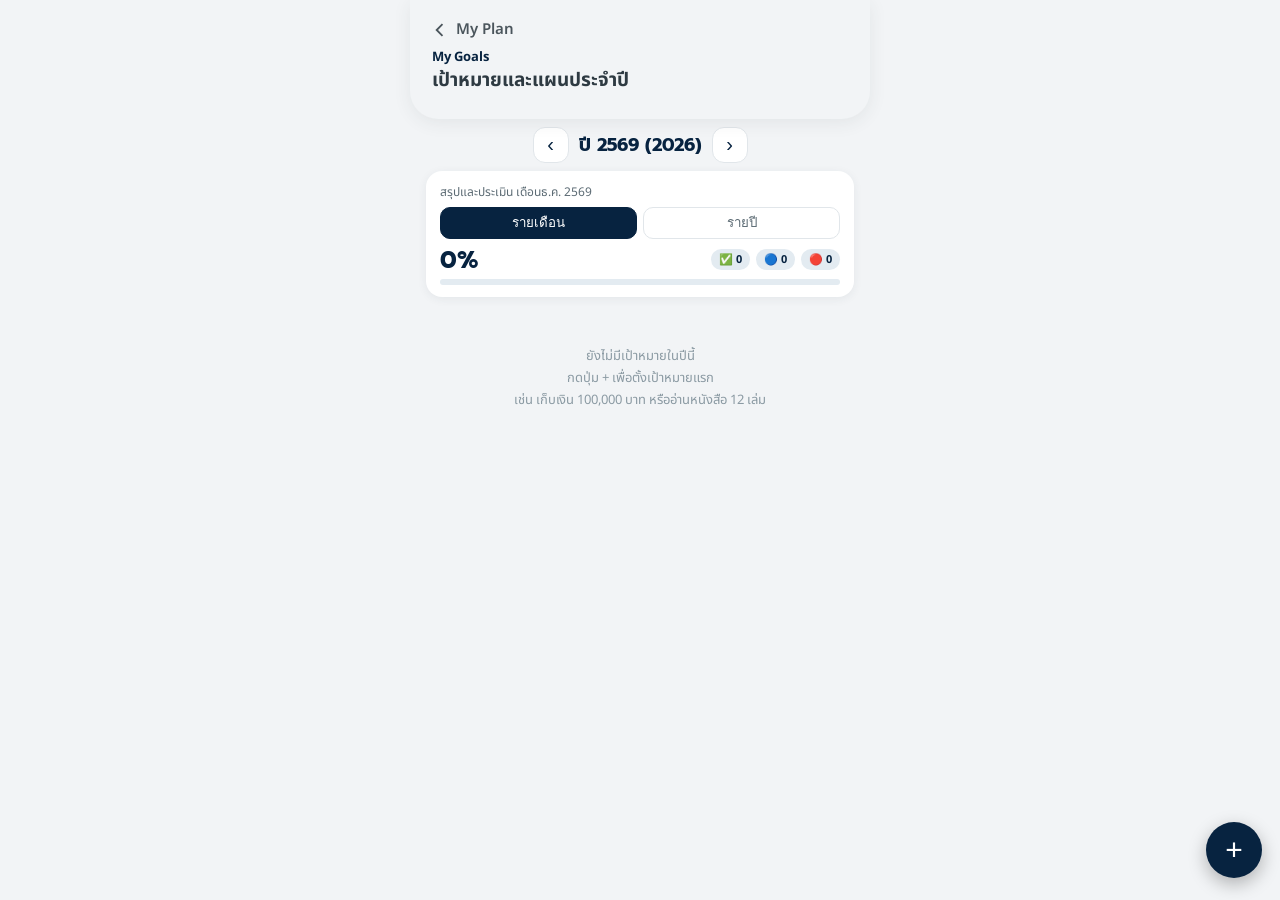
<file: goals/index.html>
<!DOCTYPE html>
<html lang="th">
<head>
<meta charset="UTF-8">
<meta name="viewport" content="width=device-width, initial-scale=1, viewport-fit=cover">
<title>My Goals — My Family Funds</title>
<meta name="theme-color" content="#072340">
<link rel="preconnect" href="https://fonts.googleapis.com">
<link href="https://fonts.googleapis.com/css2?family=Prompt:wght@500;600;700&family=Noto+Sans+Thai:wght@400;500;600;700&display=swap" rel="stylesheet">
<link rel="stylesheet" href="../shell.css">
<script src="../data-safety.js"></script>
<style>
.gl-year{display:flex;align-items:center;justify-content:center;gap:10px;padding:8px 16px 0}
.gl-year button{width:36px;height:36px;border-radius:12px;border:1px solid var(--line);background:var(--surface);color:var(--primary);font-size:20px;cursor:pointer}
.gl-year b{font:700 18px 'Prompt',sans-serif;color:var(--primary);min-width:90px;text-align:center}
.gl-sum{margin:8px 16px 0;padding:12px 14px;border-radius:16px;background:var(--surface);box-shadow:var(--shadow-card)}
.gl-sum .big{font:700 24px 'Prompt',sans-serif;color:var(--primary);line-height:1.1}
.gl-sum .gl-sumrow{display:flex;align-items:center;justify-content:space-between;gap:10px}
.gl-bar{height:6px;border-radius:999px;background:var(--primary-soft);overflow:hidden;margin-top:6px}
.gl-bar span{display:block;height:100%;border-radius:999px;background:var(--primary)}
.gl-card{margin:8px 16px 0;padding:10px 12px;border-radius:14px;background:var(--surface);box-shadow:var(--shadow-card);color:var(--ink)}
.gl-card h3{margin:0;font-size:13.5px;line-height:1.3}
.gl-top{display:flex;justify-content:space-between;gap:8px;align-items:center}
.gl-top .r{display:flex;gap:6px;align-items:center;flex:none}
.gl-edit{border:0;background:transparent;color:var(--ink-faint);font-size:11px;font-weight:700;padding:8px 4px;margin:-8px -4px;cursor:pointer}
.gl-tag{font-size:10px;font-weight:700;padding:2px 8px;border-radius:999px;background:var(--primary-soft);color:var(--primary);white-space:nowrap}
.gl-pct{font-size:11.5px;color:var(--ink-soft);margin-top:4px;display:flex;justify-content:space-between}
.gl-q{margin-top:6px;font-size:10.5px;font-weight:700;color:var(--ink-soft)}
.gl-st{display:flex;gap:8px;align-items:center;min-height:28px;font-size:12.5px;line-height:1.3}
.gl-st input{width:18px;height:18px;flex:none;margin:0}
.gl-st.d span{text-decoration:line-through;opacity:.55}
.gl-empty{text-align:center;color:var(--ink-faint);padding:48px 24px;font-size:13px;line-height:1.7}
.gl-fab{position:fixed;right:18px;bottom:calc(22px + var(--safe-b));width:56px;height:56px;border-radius:50%;border:0;background:var(--primary);color:#fff;font-size:30px;box-shadow:0 6px 18px rgba(0,0,0,.28);cursor:pointer;z-index:50}
.gl-modal{position:fixed;inset:0;z-index:80;background:rgba(10,20,30,.5);display:none;align-items:flex-end;justify-content:center}
.gl-modal.on{display:flex}
.gl-sheet{width:100%;max-width:480px;max-height:92vh;overflow:auto;background:var(--bg);color:var(--ink);border-radius:22px 22px 0 0;padding:16px 16px calc(16px + var(--safe-b))}
.gl-sheet input[type=text],.gl-sheet input[type=number],.gl-sheet input[type=date],.gl-sheet select,.gl-sheet textarea{width:100%;box-sizing:border-box;border:1px solid var(--line);background:var(--surface);color:var(--ink);border-radius:12px;padding:11px 12px;font-size:16px;font-family:inherit;margin-bottom:8px}
.gl-sheet label.l{display:block;font-size:12px;font-weight:600;color:var(--ink-soft);margin:6px 0 3px}
.gl-row{display:flex;gap:8px;align-items:center;margin:8px 0}
.gl-btn{height:44px;padding:0 14px;border-radius:12px;border:1px solid var(--line);background:var(--surface);color:var(--ink);font:700 13px inherit;cursor:pointer}
.gl-btn.p{background:var(--primary);color:#fff;border-color:var(--primary)}
.gl-btn.d{color:#B5422B}
.gl-sr{display:flex;gap:6px;align-items:center;margin-bottom:6px}
.gl-sr input[type=text]{margin:0;flex:1}
.gl-sr select{width:84px;margin:0;padding:11px 6px}
.gl-toast{position:fixed;left:50%;bottom:90px;transform:translateX(-50%);background:#14211D;color:#fff;padding:10px 16px;border-radius:999px;font-size:12.5px;z-index:120;opacity:0;transition:opacity .2s;max-width:88vw;text-align:center;pointer-events:none}
.gl-seg{display:flex;gap:6px;margin-top:6px}.gl-seg button{flex:1;height:32px;border-radius:10px;border:1px solid var(--line);background:var(--surface);color:var(--ink-soft);font:700 13px inherit;cursor:pointer}.gl-seg button.on{background:var(--primary);color:#fff;border-color:var(--primary)}
.gl-ev{margin-top:6px;padding:4px 8px;border-radius:8px;font-size:11px;line-height:1.4;background:var(--primary-soft);color:var(--ink)}
.gl-ev.done{background:#dff3e6;color:#17663a}.gl-ev.ok{background:#e4eefb;color:#1f4f8f}.gl-ev.late{background:#fde8e1;color:#a63b22}
.gl-chips{display:flex;gap:6px;margin-top:6px;flex-wrap:wrap}.gl-chips span{font-size:11px;font-weight:700;padding:2px 8px;border-radius:999px;background:var(--primary-soft);color:var(--primary)}
</style>
</head>
<body>
<div class="mff-app">
  <div class="mff-hero-wrap" style="padding-bottom:20px;border-radius:0 0 28px 28px">
    <div class="mff-topbar">
      <a class="back" href="../my-plan/index.html"><svg viewBox="0 0 24 24" fill="none" stroke="currentColor" stroke-width="2.2"><path d="M15 5 8 12l7 7"/></svg>My Plan</a>
      <span></span>
    </div>
    <div class="mff-hero" style="padding-top:0">
      <p class="eyebrow" style="margin-bottom:2px">My Goals</p>
      <h1 style="font-size:19px;white-space:nowrap">เป้าหมายและแผนประจำปี</h1>
    </div>
  </div>
  <div class="gl-year"><button type="button" id="yPrev" aria-label="ปีก่อนหน้า">‹</button><b id="yLbl"></b><button type="button" id="yNext" aria-label="ปีถัดไป">›</button></div>
  <div id="sum"></div>
  <div id="list"></div>
  <div style="height:96px"></div>
</div>
<button class="gl-fab" id="fab" type="button" aria-label="เพิ่มเป้าหมาย">+</button>
<div class="gl-modal" id="modal"><div class="gl-sheet" id="sheet"></div></div>
<div class="gl-toast" id="toast"></div>
<script src="../themes.js"></script>
<script src="../goals-core.js"></script>
<script>
(function(){
'use strict';
var CK='mff_goals_cache_v1', DIRTY='mff_sync_dirty_v1_goals', NK='mff_notes_cache_v1', ND='mff_sync_dirty_v1_notes';
var CATS=['การเงิน','สุขภาพ','การเรียนรู้','ครอบครัว','งาน/ธุรกิจ','อื่น ๆ'];
var QS=['ไตรมาส 1 (ม.ค.–มี.ค.)','ไตรมาส 2 (เม.ย.–มิ.ย.)','ไตรมาส 3 (ก.ค.–ก.ย.)','ไตรมาส 4 (ต.ค.–ธ.ค.)'];
var QEND=['03-31','06-30','09-30','12-31'];
var goals=[], year=new Date().getFullYear(), ed=null, scope='month';
var TPL={invest:{t:'เงินลงทุนสะสมต่อปี',c:'การเงิน',link:'invest',period:'year',unit:'บาท'},saveY:{t:'เงินออมต่อปี',c:'การเงิน',link:'saving',period:'year',unit:'บาท'},saveM:{t:'เงินออมต่อเดือน',c:'การเงิน',link:'saving',period:'month',unit:'บาท'},reserve:{t:'เงินสำรองฉุกเฉิน',c:'การเงิน',link:'reserve',period:'year',unit:'บาท'},books:{t:'อ่านหนังสือให้ครบ',c:'การเรียนรู้',link:'books',period:'year',unit:'เล่ม'},diary:{t:'เขียนไดอารี่ให้สม่ำเสมอ',c:'อื่น ๆ',kind:'habit',freq:'month',times:20,link:'diary',period:'year',unit:'ครั้ง'},habit:{t:'',c:'สุขภาพ',kind:'habit',freq:'week',times:3,link:'',period:'year',unit:'ครั้ง'},other:{t:'',c:'อื่น ๆ',link:'',period:'year',unit:'ครั้ง'}};
var $=function(i){return document.getElementById(i)};
function esc(s){return String(s==null?'':s).replace(/[&<>'"]/g,function(c){return{'&':'&amp;','<':'&lt;','>':'&gt;',"'":'&#39;','"':'&quot;'}[c]})}
function uid(){return 'g_'+Date.now().toString(36)+'_'+Math.random().toString(36).slice(2,8)}
function now(){return new Date().toISOString()}
function toast(m){var t=$('toast');t.textContent=m;t.style.opacity='1';clearTimeout(toast._t);toast._t=setTimeout(function(){t.style.opacity='0'},2600)}
function num(n){return Math.round(Number(n)||0).toLocaleString('th-TH')}
function load(){try{var a=JSON.parse(localStorage.getItem(CK)||'[]');goals=Array.isArray(a)?a:[]}catch(e){goals=[]}goals.forEach(function(g){C.norm(g,year)})}
function save(){try{localStorage.setItem(CK,JSON.stringify(goals));localStorage.setItem(DIRTY,'1')}catch(e){toast('บันทึกในเครื่องไม่สำเร็จ')}}
var C=window.MFFGoalsCore, rj=C.rj, mm=C.mm, savedFrom=C.savedFrom, investFrom=C.investFrom, reserveFrom=C.reserveFrom, booksFrom=C.booksFrom, mval=C.mval;
function ref(){var n=new Date();return year===n.getFullYear()?n.getMonth()+1:(year<n.getFullYear()?12:0)}
function frac(){var n=new Date();if(year<n.getFullYear())return 1;if(year>n.getFullYear())return 0;return (n.getMonth()+n.getDate()/new Date(year,n.getMonth()+1,0).getDate())/12}
function cur(g){if(!g.link)return g.current;return mval(g,g.period==='month'?(ref()||1):0)}
function fm(g,n){return num(n)+' '+g.unit}
/* ประเมิน: st = done / ok / late */
function evalG(g){
  var p=pct(g),f=frac(),n=new Date(),R=ref();
  if(g.kind==='habit'){
    if(year!==n.getFullYear())return{st:'ok',tx:'เป้านิสัยประจำคำนวณเฉพาะปีปัจจุบัน'};
    var h=C.hEval(g,n);return{st:h.st,tx:h.tx};
  }
  if(g.kind==='steps'){
    if(g.due&&!g.done&&p<100&&g.due<C.dstr(n))return{st:'late',tx:'เลยกำหนด '+C.fd(C.pd(g.due))+' · ทำแล้ว '+p+'%'};
    var q=year<n.getFullYear()?4:year>n.getFullYear()?0:Math.floor(n.getMonth()/3)+1;
    var due=g.steps.filter(function(s){return (s.q||1)<=q}),dd=due.filter(function(s){return s.d}).length;
    if(g.done||p>=100)return{st:'done',tx:'สำเร็จครบทุกก้าวแล้ว 🎉'};
    if(!due.length)return{st:'ok',tx:'ยังไม่ถึงกำหนดก้าวแรก'};
    return{st:dd/due.length>=.8?'ok':'late',tx:'ก้าวที่ถึงกำหนด ทำแล้ว '+dd+' / '+due.length};
  }
  var v=cur(g),t=g.target;if(!t)return{st:'ok',tx:'ยังไม่ได้ตั้งตัวเลขเป้าหมาย'};
  if(g.due&&g.period!=='month'){var de=C.dueEval(g,v,n);if(de)return de}
  if(g.period==='month'){
    if(scope==='month'){var dayF=year===n.getFullYear()?n.getDate()/new Date(year,n.getMonth()+1,0).getDate():1;
      if(v>=t)return{st:'done',tx:'เดือนนี้ผ่านเป้าแล้ว '+fm(g,v)+' / '+fm(g,t)};
      return{st:v>=t*dayF*.8?'ok':'late',tx:'เดือนนี้ '+fm(g,v)+' / '+fm(g,t)+' · ขาดอีก '+fm(g,t-v)}}
    var hit=0;for(var m=1;m<=R;m++)if(mval(g,m)>=t)hit++;
    return{st:!R?'ok':hit/R>=.8?'ok':'late',tx:'ผ่านเป้า '+hit+' จาก '+R+' เดือน (เป้าเดือนละ '+fm(g,t)+')'};
  }
  if(v>=t)return{st:'done',tx:'ถึงเป้าแล้ว '+fm(g,v)+' / '+fm(g,t)};
  if(scope==='month'&&year===n.getFullYear()){var left=13-R,need=Math.ceil((t-v)/left);
    return{st:v>=t*f*.9?'ok':'late',tx:'ควรทำเดือนละ '+fm(g,need)+' ใน '+left+' เดือนที่เหลือ เพื่อให้ทัน'}}
  return{st:v>=t*f*.9?'ok':'late',tx:'ทำได้ '+p+'% · ตามเวลาควรอยู่ที่ ~'+Math.round(f*100)+'%'};
}
function pct(g){
  if(g.done) return 100;
  if(g.kind==='habit') return C.pctOf(g,ref()||1);
  if(g.kind==='amount'){return g.target>0?Math.min(100,Math.round(cur(g)/g.target*100)):0}
  if(!g.steps.length) return 0;
  return Math.round(g.steps.filter(function(s){return s.d}).length/g.steps.length*100);
}
function hBlock(g){
  var set={};C.hdates(g).forEach(function(s){set[s]=1});
  var d=new Date(),dots='',i,x,on;
  for(i=6;i>=0;i--){x=new Date(d.getFullYear(),d.getMonth(),d.getDate()-i);on=!!set[C.dstr(x)];
    dots+='<span title="'+C.dstr(x)+'" style="width:22px;height:22px;border-radius:50%;display:grid;place-items:center;font-size:11px;font-weight:700;background:'+(on?'var(--primary)':'var(--primary-soft)')+';color:'+(on?'#fff':'var(--ink-soft)')+'">'+x.getDate()+'</span>'}
  var h='<div style="display:flex;gap:6px;margin-top:8px;justify-content:space-between">'+dots+'</div>';
  if(g.link==='diary') h+='<div class="gl-row"><a class="gl-btn" href="../diary/index.html" style="display:flex;align-items:center;justify-content:center;flex:1;text-decoration:none">✍️ เขียนไดอารี่วันนี้</a></div>';
  else{on=!!set[C.dstr(d)];h+='<div class="gl-row"><button type="button" class="gl-btn'+(on?'':' p')+'" data-ck="'+esc(g.id)+'" style="flex:1">'+(on?'✓ เช็กอินวันนี้แล้ว (แตะเพื่อยกเลิก)':'✓ เช็กอินวันนี้')+'</button></div>'}
  return h;
}
function render(){
  $('yLbl').textContent='ปี '+(year+543)+' ('+year+')';
  var list=goals.filter(function(g){return g.year===year});
  var ev=list.map(evalG),cnt={done:0,ok:0,late:0};ev.forEach(function(e){cnt[e.st]++});
  var avg=list.length?Math.round(list.reduce(function(s,g){return s+pct(g)},0)/list.length):0;
  var good=list.length?Math.round((cnt.done+cnt.ok)/list.length*100):0;
  var grade=!list.length?'':good>=80?'🌟 ยอดเยี่ยม — เป็นไปตามแผนเกือบทั้งหมด':good>=50?'👍 พอใช้ — มีบางเป้าหมายที่ควรเร่ง':'⚠️ ต้องเร่ง — หลายเป้าหมายตามแผนไม่ทัน';
  var mn=['ม.ค.','ก.พ.','มี.ค.','เม.ย.','พ.ค.','มิ.ย.','ก.ค.','ส.ค.','ก.ย.','ต.ค.','พ.ย.','ธ.ค.'];
  $('sum').innerHTML='<div class="gl-sum"><div style="font-size:12px;color:var(--ink-soft)">สรุปและประเมิน'+(scope==='month'?' เดือน'+(ref()?mn[ref()-1]:'')+' '+(year+543):'ประจำปี '+(year+543))+'</div><div class="gl-seg"><button type="button" data-sc="month" class="'+(scope==='month'?'on':'')+'">รายเดือน</button><button type="button" data-sc="year" class="'+(scope==='year'?'on':'')+'">รายปี</button></div><div class="gl-sumrow" style="margin-top:8px"><div class="big">'+avg+'%</div><div class="gl-chips" style="margin:0;justify-content:flex-end"><span>✅ '+cnt.done+'</span><span>🔵 '+cnt.ok+'</span><span>🔴 '+cnt.late+'</span></div></div><div class="gl-bar"><span style="width:'+avg+'%"></span></div>'+(grade?'<div style="font-size:12px;font-weight:700;margin-top:6px">'+grade+'</div>':'')+'</div>';
  if(!list.length){$('list').innerHTML='<div class="gl-empty">ยังไม่มีเป้าหมายในปีนี้<br>กดปุ่ม + เพื่อตั้งเป้าหมายแรก<br>เช่น เก็บเงิน 100,000 บาท หรืออ่านหนังสือ 12 เล่ม</div>';return}
  $('list').innerHTML=list.map(function(g,gi){
    var p=pct(g), h='<div class="gl-card"><div class="gl-top"><h3>'+esc(g.title)+'</h3><span class="r"><span class="gl-tag">'+esc(g.category||'อื่น ๆ')+'</span>'+(g.due?'<span class="gl-tag">⏰ '+esc(C.fd(C.pd(g.due)))+'</span>':'')+'<button type="button" class="gl-edit" data-edit="'+esc(g.id)+'">แก้ไข</button></span></div>';
    h+='<div class="gl-bar"><span style="width:'+p+'%"></span></div><div class="gl-pct"><span>'+(g.kind==='habit'?esc(C.hLabel(g))+' '+C.hcount(g)+' / '+C.hTimes(g)+' ครั้ง'+(g.link==='diary'?' · อัตโนมัติ':''):g.kind==='amount'?num(cur(g))+' / '+num(g.target)+' '+esc(g.unit)+(g.link?' · '+(g.period==='month'?'เดือนนี้':'ปีนี้')+' · อัตโนมัติ':''):g.steps.filter(function(s){return s.d}).length+' / '+g.steps.length+' ก้าว')+'</span><b>'+p+'%</b></div><div class="gl-ev '+ev[gi].st+'">'+(ev[gi].st==='done'?'✅ ':ev[gi].st==='ok'?'🔵 ตามแผน · ':'🔴 ล่าช้า · ')+esc(ev[gi].tx)+'</div>';
    if(g.kind==='habit') h+=hBlock(g);
    for(var q=1;q<=4;q++){
      var st=g.steps.map(function(s,i){return{s:s,i:i}}).filter(function(x){return (x.s.q||1)===q});
      if(!st.length) continue;
      h+='<div class="gl-q">'+QS[q-1].replace(/ไตรมาส (\d) \((.*)\)/,'Q$1 · $2')+'</div>'+st.map(function(x){return '<label class="gl-st'+(x.s.d?' d':'')+'"><input type="checkbox" data-g="'+esc(g.id)+'" data-i="'+x.i+'" '+(x.s.d?'checked':'')+'><span>'+esc(x.s.t)+'</span></label>'}).join('');
    }
    return h+'</div>';
  }).join('');
}
/* ---------- editor ---------- */
function openEd(id){
  var g=goals.filter(function(x){return x.id===id})[0];
  ed=g?JSON.parse(JSON.stringify(g)):{id:uid(),title:'',category:'การเงิน',year:year,kind:'steps',period:'year',target:0,current:0,unit:'บาท',link:'',due:'',freq:'week',times:0,checkins:[],steps:[],done:0,createdAt:now(),updatedAt:now(),_new:1};
  paint(); $('modal').classList.add('on');
}
function paint(){
  var g=ed, h='';
  if(g._new&&!g.title&&!g._tpl) h+='<label class="l" for="gTpl">เริ่มจากแม่แบบ</label><select id="gTpl"><option value="">— เลือกประเภทเป้าหมาย —</option><option value="invest">📈 เงินลงทุนสะสมต่อปี</option><option value="saveY">💰 เงินออมต่อปี</option><option value="saveM">🐷 เงินออมต่อเดือน</option><option value="reserve">🛟 เงินสำรองฉุกเฉิน (นับจาก E-Saving เงินสำรอง)</option><option value="books">📚 อ่านหนังสือ (นับจาก My Bookshelf)</option><option value="diary">✍️ เขียนไดอารี่ (นับจาก My Diary)</option><option value="habit">🏃 นิสัยประจำ (เช็กอินเอง เช่น ออกกำลังกาย)</option><option value="other">✨ เป้าหมายอื่น ๆ (ตั้งเอง)</option></select>';
  h+='<label class="l" for="gT">ชื่อเป้าหมาย</label><input type="text" id="gT" value="'+esc(g.title)+'" placeholder="เช่น เก็บเงินฉุกเฉิน">';
  h+='<label class="l" for="gC">หมวด</label><select id="gC">'+CATS.map(function(c){return '<option'+(c===g.category?' selected':'')+'>'+c+'</option>'}).join('')+'</select>';
  h+='<label class="l" for="gK">วัดความคืบหน้าแบบ</label><select id="gK"><option value="steps"'+(g.kind==='steps'?' selected':'')+'>ตามก้าวย่อยที่ทำเสร็จ</option><option value="amount"'+(g.kind==='amount'?' selected':'')+'>ตามตัวเลข (เงิน/จำนวน)</option><option value="habit"'+(g.kind==='habit'?' selected':'')+'>นิสัยประจำ (เช็กอินซ้ำ ๆ เช่น ทุกสัปดาห์)</option></select>';
  if(g.kind==='amount'){
    h+='<label class="l" for="gTg">เป้าหมาย</label><input type="number" inputmode="decimal" id="gTg" value="'+(g.target||'')+'"><label class="l" for="gU">หน่วย</label><input type="text" id="gU" value="'+esc(g.unit)+'">';
    h+='<label class="l" for="gL">ตัวเลขปัจจุบัน</label><select id="gL"><option value=""'+(!g.link?' selected':'')+'>กรอกเอง</option><option value="saving"'+(g.link==='saving'?' selected':'')+'>ดึงเงินออมจาก My Money อัตโนมัติ</option><option value="invest"'+(g.link==='invest'?' selected':'')+'>ดึงเงินลงทุนจาก My Money อัตโนมัติ</option><option value="reserve"'+(g.link==='reserve'?' selected':'')+'>ดึงเงินสำรองจาก E-Saving (My Portfolio)</option><option value="books"'+(g.link==='books'?' selected':'')+'>นับหนังสืออ่านจบจาก My Bookshelf</option></select>';
    if(g.link!=='reserve') h+='<label class="l" for="gP">รอบเป้าหมาย</label><select id="gP"><option value="year"'+(g.period!=='month'?' selected':'')+'>ต่อปี (ยอดรวมทั้งปี)</option><option value="month"'+(g.period==='month'?' selected':'')+'>ต่อเดือน (ต้องถึงเป้าทุกเดือน)</option></select>';
    if(!g.link) h+='<input type="number" inputmode="decimal" id="gCu" value="'+(g.current||'')+'" aria-label="ตัวเลขปัจจุบัน">';
  }
  if(g.kind==='habit'){
    h+='<label class="l" for="gFr">ความถี่</label><select id="gFr"><option value="day"'+(g.freq==='day'?' selected':'')+'>ทุกวัน</option><option value="week"'+(g.freq==='week'?' selected':'')+'>ต่อสัปดาห์</option><option value="month"'+(g.freq==='month'?' selected':'')+'>ต่อเดือน</option></select>';
    if(g.freq!=='day') h+='<label class="l" for="gTm">เป้าหมายกี่ครั้ง'+(g.freq==='month'?'ต่อเดือน':'ต่อสัปดาห์')+'</label><input type="number" inputmode="numeric" id="gTm" min="1" value="'+(g.times||'')+'">';
    h+='<label class="l" for="gHL">วิธีนับ</label><select id="gHL"><option value=""'+(g.link!=='diary'?' selected':'')+'>เช็กอินเองในหน้านี้</option><option value="diary"'+(g.link==='diary'?' selected':'')+'>นับอัตโนมัติจาก My Diary (วันที่มีบันทึก)</option></select>';
  }else{
    h+='<label class="l" for="gDu">กำหนดเสร็จ (ไม่ใส่ก็ได้)</label><input type="date" id="gDu" value="'+esc(g.due||'')+'">';
  }
  h+='<label class="l">ก้าวย่อยรายไตรมาส</label>'+g.steps.map(function(s,i){return '<div class="gl-sr"><input type="text" data-st="'+i+'" value="'+esc(s.t)+'" aria-label="ก้าวย่อย"><select data-sq="'+i+'" aria-label="ไตรมาส">'+[1,2,3,4].map(function(q){return '<option value="'+q+'"'+((s.q||1)===q?' selected':'')+'>Q'+q+'</option>'}).join('')+'</select><button type="button" class="gl-btn" data-todo="'+i+'" aria-label="เพิ่มเป็น To-do" title="เพิ่มเป็น To-do" style="padding:0 10px">To-do</button><button type="button" class="gl-btn" data-rm="'+i+'" aria-label="ลบ" style="width:44px;padding:0">×</button></div>'}).join('');
  h+='<div class="gl-row"><button type="button" class="gl-btn" id="gAdd">+ เพิ่มก้าวย่อย</button></div>';
  h+='<label class="gl-row" style="font-size:13px"><input type="checkbox" id="gD" '+(g.done?'checked':'')+' style="width:20px;height:20px"> ทำสำเร็จแล้ว</label>';
  h+='<div class="gl-row" style="margin-top:14px"><button type="button" class="gl-btn p" id="gS" style="flex:1">บันทึก</button>'+(g._new?'':'<button type="button" class="gl-btn d" id="gDel">ลบ</button>')+'<button type="button" class="gl-btn" id="gX">ปิด</button></div>';
  $('sheet').innerHTML=h;
}
function pull(){
  if(!$('gT')) return; var g=ed;
  g.title=$('gT').value.trim(); g.category=$('gC').value; g.kind=$('gK').value; g.done=$('gD').checked?1:0;
  if(g.kind==='amount'){g.target=Number($('gTg').value)||0;g.unit=$('gU').value.trim()||'บาท';g.link=$('gL').value;g.period=$('gP')?$('gP').value:'year';if($('gCu'))g.current=Number($('gCu').value)||0}
  if($('gDu'))g.due=$('gDu').value||'';
  if(g.kind==='habit'&&$('gFr')){g.freq=$('gFr').value;g.times=$('gTm')?Math.max(1,Number($('gTm').value)||1):Math.max(1,g.times||1);g.link=$('gHL').value==='diary'?'diary':''}
  if(g.kind==='steps'&&g.link==='diary')g.link='';
  Array.prototype.forEach.call(document.querySelectorAll('[data-st]'),function(el){var i=+el.getAttribute('data-st');if(g.steps[i])g.steps[i].t=el.value});
  Array.prototype.forEach.call(document.querySelectorAll('[data-sq]'),function(el){var i=+el.getAttribute('data-sq');if(g.steps[i])g.steps[i].q=+el.value});
}
function addTodo(i){
  var g=ed, s=g.steps[i]; if(!s||!(s.t||'').trim()){toast('พิมพ์ชื่อก้าวย่อยก่อน');return}
  var arr=[]; try{arr=JSON.parse(localStorage.getItem(NK)||'[]')}catch(e){} if(!Array.isArray(arr)) arr=[];
  var id='n_'+g.id+'_'+i;
  if(arr.some(function(n){return n.id===id})){toast('เพิ่มเป็น To-do ไว้แล้ว');return}
  arr.push({id:id,title:'🎯 '+(g.title||'เป้าหมาย'),body:'',kind:'check',items:[{t:s.t,d:s.d?1:0}],color:'blue',pinned:0,archived:0,due:g.year+'-'+QEND[(s.q||1)-1],calId:'',createdAt:now(),updatedAt:now()});
  try{localStorage.setItem(NK,JSON.stringify(arr));localStorage.setItem(ND,'1')}catch(e){}
  toast('เพิ่มใน My Notes แล้ว (กำหนดสิ้นไตรมาส)');
}
$('sheet').addEventListener('click',function(ev){
  var t=ev.target, g=ed; if(!g) return;
  if(t.id==='gAdd'){pull();g.steps.push({t:'',q:1,d:0});paint();return}
  if(t.hasAttribute('data-rm')){pull();g.steps.splice(+t.getAttribute('data-rm'),1);paint();return}
  if(t.hasAttribute('data-todo')){pull();addTodo(+t.getAttribute('data-todo'));return}
  if(t.id==='gX'){close();return}
  if(t.id==='gDel'){if(confirm('ลบเป้าหมายนี้?')){goals=goals.filter(function(x){return x.id!==g.id});save();close();render()}return}
  if(t.id==='gS'){pull();
    if(!g.title){toast('ใส่ชื่อเป้าหมายก่อน');return}
    g.steps=g.steps.filter(function(s){return (s.t||'').trim()}); g.updatedAt=now(); delete g._new; delete g._tpl; C.norm(g,year);
    var ix=goals.findIndex(function(x){return x.id===g.id}); if(ix>=0) goals[ix]=g; else goals.push(g);
    save(); close(); render(); toast('บันทึกแล้ว — ซิงก์ขึ้น Sheets ได้ที่ Setting');
  }
});
$('sheet').addEventListener('change',function(ev){var t=ev.target,g;if(t.id==='gTpl'){var T=TPL[t.value];if(T){g=ed;g.title=T.t;g.category=T.c;g.kind=T.kind||'amount';g.link=T.link;g.period=T.period;g.unit=T.unit;if(T.freq){g.freq=T.freq;g.times=T.times}g._tpl=1;paint();$('gT').focus()}return}
  if(t.id==='gK'||t.id==='gL'||t.id==='gP'||t.id==='gFr'){pull();paint()}});
function close(){$('modal').classList.remove('on');ed=null}
$('modal').addEventListener('click',function(e){if(e.target===$('modal'))close()});
$('sum').addEventListener('click',function(e){var b=e.target.getAttribute('data-sc');if(b){scope=b;render()}});
$('list').addEventListener('click',function(e){
  var t=e.target.closest?e.target.closest('[data-ck],[data-edit]'):null;if(!t)return;
  var ck=t.getAttribute('data-ck');
  if(ck){var g=goals.filter(function(x){return x.id===ck})[0];if(!g)return;
    var td=C.dstr(new Date()),i=g.checkins.indexOf(td);if(i>=0)g.checkins.splice(i,1);else g.checkins.push(td);
    g.checkins.sort();g.updatedAt=now();save();render();return}
  var b=t.getAttribute('data-edit');if(b)openEd(b);
});
$('list').addEventListener('change',function(e){
  var t=e.target, id=t.getAttribute('data-g'); if(!id) return;
  var g=goals.filter(function(x){return x.id===id})[0]; if(!g) return;
  g.steps[+t.getAttribute('data-i')].d=t.checked?1:0; g.updatedAt=now(); save(); render();
});
$('fab').onclick=function(){openEd()};
$('yPrev').onclick=function(){year--;render()};
$('yNext').onclick=function(){year++;render()};
window.addEventListener('storage',function(e){if(e.key===CK){load();render()}});
load(); render();
if('serviceWorker' in navigator){window.addEventListener('load',function(){navigator.serviceWorker.register('../sw.js').catch(function(){})})}
})();
</script>
</body>
</html>
</file>
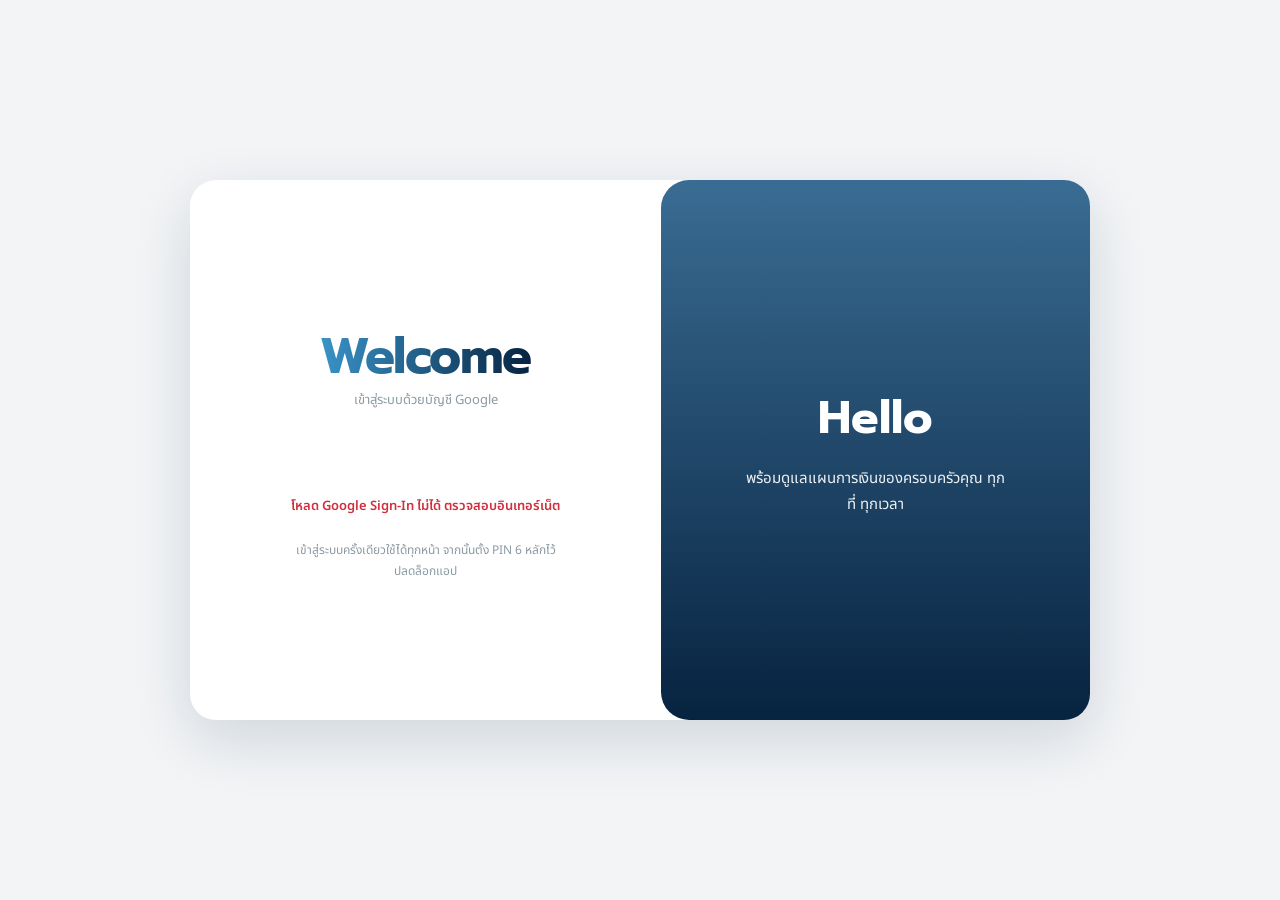
<file: money/index.html>
<!DOCTYPE html>
<html lang="th">
<head>
<meta charset="UTF-8">
<meta name="viewport" content="width=device-width, initial-scale=1, viewport-fit=cover">
<title>My Money — My Family Funds</title>
<meta name="theme-color" content="#072340">
<link rel="preconnect" href="https://fonts.googleapis.com">
<link href="https://fonts.googleapis.com/css2?family=Prompt:wght@500;600;700&family=Noto+Sans+Thai:wght@400;500;600;700&display=swap" rel="stylesheet">
<link rel="stylesheet" href="../shell.css">
<style>
.mff-money-hub-grid{display:grid;grid-template-columns:1fr 1fr;gap:14px;padding:16px 20px 4px}
.mff-money-hub-tile{
  background:var(--surface);box-shadow:var(--shadow-card);border-radius:20px;padding:18px 14px;
  display:flex;flex-direction:column;align-items:flex-start;gap:8px;text-decoration:none;color:var(--ink);
}
.mff-money-hub-tile .ic{
  width:42px;height:42px;border-radius:13px;background:var(--primary-soft);color:var(--primary);
  display:flex;align-items:center;justify-content:center;font-size:20px;
}
.mff-money-hub-tile h3{margin:0;font-size:14.5px;font-weight:700}
.mff-money-hub-tile p{margin:0;font-size:11.5px;color:var(--ink-soft);line-height:1.4}

.mff-money-summary-wrap{margin:16px 20px 20px}
.mff-money-summary-wrap .mff-sheet{margin:0!important;width:100%;max-width:none}
</style>
<style>

body.mff-hide-money .mff-money-summary-wrap .amt{filter:blur(7px);user-select:none}
</style>
<style>
.hm-sum{margin:14px 16px 0}
.hm-card{padding:16px 16px 14px;border-radius:22px;background:linear-gradient(135deg,var(--primary),var(--primary-light));color:#fff;box-shadow:var(--shadow-hero)}
.hm-head{font-size:12.5px;opacity:.92;margin-bottom:2px}
.hm-big{font:700 32px 'Prompt','Noto Sans Thai',sans-serif;margin:0 0 10px}
.hm-row{display:grid;grid-template-columns:repeat(3,1fr);gap:8px}
.hm-row>div{background:rgba(255,255,255,.15);border-radius:14px;padding:9px 10px;min-width:0;display:flex;flex-direction:column;justify-content:space-between;gap:3px;min-height:58px}
.hm-row small{display:block;font-size:10.5px;line-height:1.25;opacity:.88}
.hm-row b{display:block;white-space:nowrap;font-size:clamp(11px,3.7vw,14.5px)}
.hm-row b.sm{font-size:clamp(9.5px,3.1vw,12.5px)}
</style>
<script src="../themes.js"></script>
</head>
<body>
<button id="privacyEye" type="button" aria-label="ซ่อนหรือแสดงตัวเลข" title="ซ่อนหรือแสดงตัวเลข">👁</button>
<script src="../privacy-eye.js"></script>

<div class="mff-app" style="padding-bottom:20px">

  <div class="mff-hero-wrap" style="padding-bottom:20px;border-radius:0 0 28px 28px">
    <div class="mff-topbar">
      <a class="back" href="../index.html">
        <svg viewBox="0 0 24 24" fill="none" stroke="currentColor" stroke-width="2.2"><path d="M15 5 8 12l7 7"/></svg>
        หน้าแรก
      </a>
      <span></span>
    </div>
    <div class="mff-hero" style="padding-top:0">
      <p class="eyebrow" style="margin-bottom:2px">My Money</p>
      <h1 style="font-size:19px;white-space:nowrap">รายรับ-รายจ่ายครอบครัว</h1>
    </div>
  </div>

  <!-- ยอดเงินคงเหลือเดือนนี้ (ย้ายมาจากหน้าแรก) -->
  <section class="hm-sum" aria-label="ยอดเงินคงเหลือเดือนนี้">
    <div class="hm-card">
      <div class="hm-head">ยอดเงินคงเหลือเดือนนี้</div>
      <div class="hm-big" id="hmBal">—</div>
      <div class="hm-row">
        <div><small>รายจ่าย/วัน</small><b id="hmToday">—</b></div>
        <div><small>รายจ่าย/สัปดาห์</small><b id="hmWeek">—</b></div>
        <div><small>รายจ่าย/เดือน</small><b id="hmExp">—</b></div>
      </div>
    </div>
  </section>

  <!-- 1 & 2: ค่าใช้จ่ายรายวัน / ค่าใช้จ่ายรายเดือน -->
  <div class="mff-money-hub-grid">
    <a class="mff-money-hub-tile" href="daily.html">
      <span class="ic">📆</span>
      <h3>ค่าใช้จ่ายรายวัน</h3>
      <p>บันทึกค่าใช้จ่ายแต่ละวัน แยกตามหมวดหมู่</p>
    </a>
    <a class="mff-money-hub-tile" href="monthly.html">
      <span class="ic">📊</span>
      <h3>ค่าใช้จ่ายรายเดือน</h3>
      <p>งบประมาณรายรับ-รายจ่ายทั้งเดือน</p>
    </a>
  </div>

  <!-- 3: สรุปยอด — ดึงข้อมูลชุดเดียวกับการ์ด "สรุป" ในหน้าค่าใช้จ่ายรายวัน (รายวัน/รายสัปดาห์/รายเดือน/ยอดคงเหลือ) -->
  <div class="mff-money-summary-wrap">
    <div class="mff-sheet">
      <div class="mff-sheet-head summary">สรุป</div>
      <div class="mff-sheet-row total"><span class="nm">รายจ่ายรายวัน</span><span class="amt" id="sumDaily">฿0</span></div>
      <div class="mff-sheet-row total"><span class="nm" id="sumWeekLabel">รายจ่ายรายสัปดาห์</span><span class="amt" id="sumWeek">฿0</span></div>
      <div class="mff-sheet-row total"><span class="nm" id="sumMonthLabel">รายจ่ายรายเดือน</span><span class="amt" id="sumMonth">฿0</span></div>
      <div class="mff-sheet-row total"><span class="nm">ยอดคงเหลือ</span><span class="amt" id="sumBalance">฿0</span></div>
    </div>
  </div>

</div>

<script src="../config.js"></script>
<script src="../admin-login.js"></script>
<script src="../data-safety.js"></script>
<script src="../portfolio/auth-open.js"></script>
<script>
(function(){
'use strict';
function fmtBaht(n){ return (Number(n)||0).toLocaleString('th-TH',{minimumFractionDigits:0,maximumFractionDigits:0}); }
function monthKey(d){ return d.getFullYear()+'-'+String(d.getMonth()+1).padStart(2,'0'); }
function monthLabelTH(key){
  const THAI_MONTHS=['มกราคม','กุมภาพันธ์','มีนาคม','เมษายน','พฤษภาคม','มิถุนายน','กรกฎาคม','สิงหาคม','กันยายน','ตุลาคม','พฤศจิกายน','ธันวาคม'];
  const [y,m]=key.split('-').map(Number);
  return THAI_MONTHS[m-1]+' '+(y+543);
}
function readJSON(key,fallback){ try{ const raw=localStorage.getItem(key); return raw?JSON.parse(raw):fallback; }catch(e){ return fallback; } }
function dateKey(d){ return d.getFullYear()+'-'+String(d.getMonth()+1).padStart(2,'0')+'-'+String(d.getDate()).padStart(2,'0'); }
function shiftDate(key,delta){
  const [y,m,dd]=key.split('-').map(Number);
  const d=new Date(y, m-1, dd+delta);
  return dateKey(d);
}
/* สัปดาห์แบบ จันทร์-อาทิตย์ — สูตรเดียวกับหน้าค่าใช้จ่ายรายวัน */
function startOfWeek(dkey){
  const [y,m,dd]=dkey.split('-').map(Number);
  const d=new Date(y,m-1,dd);
  const dow=d.getDay();
  const diffToMon = dow===0 ? -6 : 1-dow;
  d.setDate(d.getDate()+diffToMon);
  return dateKey(d);
}
function endOfWeek(dkey){ return shiftDate(startOfWeek(dkey), 6); }
function weekLabel(dkey){
  const s=startOfWeek(dkey), e=endOfWeek(dkey);
  const [,sm,sd]=s.split('-').map(Number);
  const [,em,ed]=e.split('-').map(Number);
  const TH=['ม.ค.','ก.พ.','มี.ค.','เม.ย.','พ.ค.','มิ.ย.','ก.ค.','ส.ค.','ก.ย.','ต.ค.','พ.ย.','ธ.ค.'];
  return sd+' '+TH[sm-1]+' – '+ed+' '+TH[em-1];
}

const today = dateKey(new Date());
const thisMonthKey = monthKey(new Date());
const weekStart = startOfWeek(today), weekEnd = endOfWeek(today);

/* ---- ค่าใช้จ่ายรายวัน: อ่านจาก cache ของหน้า daily.html (ชุดข้อมูลเดียวกับการ์ด "สรุป" ในหน้านั้น) ---- */
const dailyEntries = readJSON('mff_daily_cache_v1', []);
const dailyToday = dailyEntries.filter(e=>e.date===today).reduce((s,e)=>s+(Number(e.amount)||0),0);
const dailyWeek = dailyEntries.filter(e=>e.date>=weekStart && e.date<=weekEnd).reduce((s,e)=>s+(Number(e.amount)||0),0);
const dailyMonthTotal = dailyEntries.filter(e=>(e.date||'').slice(0,7)===thisMonthKey).reduce((s,e)=>s+(Number(e.amount)||0),0);

/* ---- ค่าใช้จ่ายรายเดือน (รายรับ/รายจ่ายประจำ) + รวมรายจ่ายรายวันสะสมของเดือนนี้เข้าไปในยอดรายจ่าย ---- */
const monthItems = readJSON('mff_money_cache_v3', []);
let income=0, monthlyExpense=0;
monthItems.forEach(t=>{
  if(t.month!==thisMonthKey) return;
  const amt=Number(t.amount)||0;
  if(t.type==='income') income+=amt; else monthlyExpense+=amt;
});
const totalExpense = monthlyExpense + dailyMonthTotal;
const balance = income - totalExpense;

document.getElementById('sumDaily').textContent = '฿'+fmtBaht(dailyToday);
document.getElementById('sumWeekLabel').textContent = 'รายจ่ายรายสัปดาห์ ('+weekLabel(today)+')';
document.getElementById('sumWeek').textContent = '฿'+fmtBaht(dailyWeek);
document.getElementById('sumMonthLabel').textContent = 'รายจ่ายรายเดือน ('+monthLabelTH(thisMonthKey)+')';
document.getElementById('sumMonth').textContent = '฿'+fmtBaht(totalExpense);
const balEl=document.getElementById('sumBalance');
balEl.textContent = (balance<0?'-':'')+'฿'+fmtBaht(Math.abs(balance));
balEl.className = 'amt '+(balance>=0?'pos':'neg');

/* ---- การ์ดยอดคงเหลือ (สูตรเดียวกับที่เคยอยู่หน้าแรก) ---- */
(function(){
  const fm=n=>'฿ '+Math.round(n).toLocaleString('th-TH');
  let inc=0, exp=0, has=false;
  monthItems.forEach(t=>{
    if(t.month!==thisMonthKey) return; has=true;
    const a=Number(t.amount)||0;
    if(t.type==='income') inc+=a; else if(t.type==='fixed'||t.type==='variable') exp+=a;
  });
  document.getElementById('hmToday').textContent=fm(dailyToday);
  document.getElementById('hmWeek').textContent=fm(dailyWeek);
  document.getElementById('hmExp').textContent=fm(dailyMonthTotal);
  if(has) document.getElementById('hmBal').textContent=fm(inc-exp-dailyMonthTotal);
  ['hmToday','hmWeek','hmExp'].forEach(i=>{const e=document.getElementById(i); if(e.textContent.length>10) e.classList.add('sm');});
})();
})();
</script>

</body>
</html>
</file>
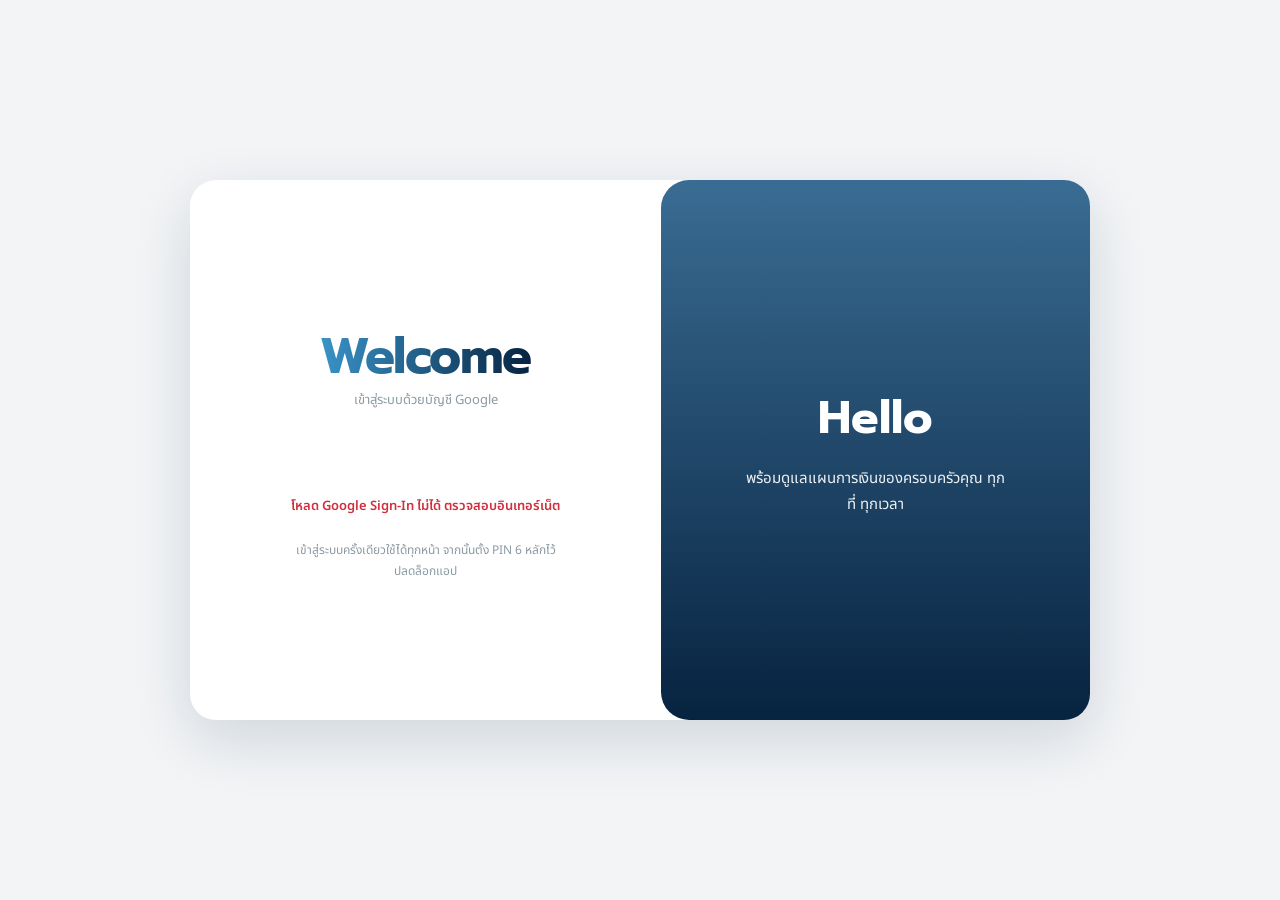
<file: my-plan/index.html>
<!DOCTYPE html>
<html lang="th">
<head>
<meta charset="UTF-8"><meta name="viewport" content="width=device-width, initial-scale=1, viewport-fit=cover">
<meta name="theme-color" content="var(--bg)"><title>My Plan — Financial Tools</title>
<link rel="preconnect" href="https://fonts.googleapis.com"><link href="https://fonts.googleapis.com/css2?family=Prompt:wght@400;500;600;700&family=Noto+Sans+Thai:wght@400;500;600;700&display=swap" rel="stylesheet">
<style>
:root{--primary:#072340;--primary-light:#3A6C93;--primary-soft:#E3EBF1;--surface:#fff;--ink:#2E3A42;--ink-soft:#5C6B74;--ink-faint:#8B9AA3;--navy:#072340;--blue:#3A6C93;--cyan:#E3EBF1;--bg:#F2F4F6;--line:#E1E6EA;--muted:#5C6B74;--green:#1F9D6C;--red:#E0654B;--white:#fff}*{box-sizing:border-box}body{margin:0;background:var(--bg);font-family:'Noto Sans Thai',sans-serif;color:var(--ink)}button,input,select{font:inherit}button{cursor:pointer}.hero{background:linear-gradient(130deg,var(--primary),var(--primary-light));color:white;padding:22px max(18px,calc((100vw - 1100px)/2)) 28px}.top{display:flex;align-items:center;gap:12px}.back{width:40px;height:40px;border:1px solid #ffffff55;border-radius:13px;background:#ffffff12;color:#fff;font-size:22px}.eyebrow{font-size:12px;opacity:.75;letter-spacing:.08em;margin:0 0 4px}.hero h1{font:700 27px Prompt,sans-serif;margin:0}.hero p:last-child{font-size:13px;opacity:.82;margin:6px 0 0}.wrap{max-width:1100px;margin:-12px auto 40px;padding:0 16px}.menu{display:grid;grid-template-columns:repeat(5,minmax(0,1fr));gap:12px;margin-bottom:18px}.menu button{background:var(--surface);border:1px solid var(--line);border-radius:18px;padding:16px 12px;text-align:left;color:var(--ink);box-shadow:0 5px 18px #163f5a08;transition:.15s}.menu button.active{border-color:var(--primary-light);box-shadow:0 0 0 2px var(--primary-soft);background:var(--bg)}.ico{display:grid;place-items:center;width:42px;height:42px;border-radius:14px;background:var(--cyan);font-size:21px;margin-bottom:10px}.menu strong{display:block;font:600 14px Prompt,sans-serif}.menu small{display:block;color:var(--muted);font-size:11px;margin-top:4px}.panel{background:var(--surface);border:1px solid var(--line);border-radius:22px;padding:22px;box-shadow:0 10px 28px #19384d08}.panelhead{display:flex;justify-content:space-between;align-items:flex-start;gap:10px;margin-bottom:20px}.panel h2{font:600 21px Prompt,sans-serif;margin:0}.panelhead p{margin:4px 0 0;color:var(--muted);font-size:13px}.pill{border-radius:99px;background:var(--primary-soft);color:var(--primary-light);padding:6px 10px;font-size:11px;white-space:nowrap}.layout{display:grid;grid-template-columns:minmax(0,1fr) minmax(260px,.78fr);gap:22px}.fields{display:grid;grid-template-columns:repeat(2,minmax(0,1fr));gap:14px}.field{min-width:0}.field.full{grid-column:1/-1}label{display:block;font-size:12px;font-weight:600;color:var(--muted);margin:0 0 6px}.inputwrap{position:relative}input,select{width:100%;border:1px solid var(--line);border-radius:12px;padding:12px 13px;background:var(--bg);color:var(--ink);outline:none;min-width:0}input:focus,select:focus{border-color:var(--primary-light);box-shadow:0 0 0 3px var(--primary-soft)}input[type=range]{padding:0;accent-color:var(--blue);box-shadow:none;border:0;background:transparent}.hint{font-size:11px;color:var(--muted);margin-top:5px}.results{border-radius:18px;padding:20px;background:linear-gradient(145deg,var(--primary),var(--primary-light));color:white;align-self:start}.result-label{font-size:12px;opacity:.75}.big{font:700 clamp(25px,4vw,34px) Prompt,sans-serif;margin:5px 0 16px;overflow-wrap:anywhere}.resultrow{display:flex;justify-content:space-between;gap:12px;border-top:1px solid #ffffff28;padding:11px 0;font-size:12px}.resultrow b{font-size:13px;text-align:right}.resultrow:last-child{padding-bottom:0}.note{font-size:11px;color:var(--muted);line-height:1.7;margin:16px 0 0}.positive{color:#7FD1AE}.negative{color:#F3B5A8}.hidden{display:none!important}.fund-table{width:100%;border-collapse:collapse;font-size:12px;margin-top:8px}.fund-table th{text-align:left;color:var(--muted);font-weight:600;padding:9px 5px;border-bottom:1px solid var(--line)}.fund-table td{padding:7px 4px;border-bottom:1px solid var(--line)}.fund-table input{padding:9px 8px;border-radius:9px}.fund-table .pct{width:78px}.fund-table .fundname{min-width:95px}.fund-table button{border:0;background:#F3DFDA;color:#E0654B;border-radius:8px;padding:8px}.actions{display:flex;flex-wrap:wrap;gap:8px;margin-top:12px}.secondary,.primary{border-radius:11px;padding:10px 14px;font-size:12px;font-weight:600}.secondary{background:var(--surface);border:1px solid var(--line);color:var(--muted)}.primary{background:var(--blue);border:0;color:white}.bar{height:8px;background:var(--line);border-radius:99px;overflow:hidden;margin:10px 0}.bar span{display:block;height:100%;background:linear-gradient(90deg,var(--primary-light),var(--primary-light));border-radius:99px}.chartgrid{display:grid;grid-template-columns:1.5fr 1fr;gap:14px;margin-top:16px}.chartcard{border:1px solid var(--line);border-radius:16px;padding:14px;min-width:0}.chartcard h3{font:600 14px Prompt,sans-serif;margin:0 0 10px}.chartcard canvas{width:100%;height:220px;display:block}.sso-subnav{display:flex;gap:8px;flex-wrap:wrap;margin:-4px 0 18px}.sso-subnav button{border:1px solid var(--line);border-radius:10px;background:var(--surface);padding:9px 12px;color:var(--ink);font-size:12px}.sso-subnav button.active{background:var(--primary-soft);border-color:var(--primary-light);color:var(--primary-light)}.tablewrap{overflow:auto;max-height:320px;border:1px solid var(--line);border-radius:12px;margin-top:12px}.amort{border-collapse:collapse;width:100%;font-size:11px;white-space:nowrap}.amort th,.amort td{padding:8px;border-bottom:1px solid var(--line);text-align:right}.amort th:first-child,.amort td:first-child{text-align:left}.footer{text-align:center;font-size:11px;color:var(--ink-faint);padding:18px 0 0}.error{color:var(--red);font-size:12px;margin-top:8px}.subhead{font:600 14px Prompt,sans-serif;margin:20px 0 8px}@media(max-width:760px){.chartgrid{grid-template-columns:1fr}.menu{grid-template-columns:repeat(2,minmax(0,1fr));gap:9px}.menu button{padding:13px}.layout{grid-template-columns:1fr}.panel{padding:17px}.hero h1{font-size:24px}.results{order:-1}.fields{gap:12px}}@media(max-width:390px){.fields{grid-template-columns:1fr}.field.full{grid-column:auto}.panelhead{display:block}.pill{display:inline-block;margin-top:10px}}

/* Mobile-first finance dashboard polish */
body{background:linear-gradient(180deg,var(--bg) 0%,var(--bg) 100%);-webkit-text-size-adjust:100%}
.hero{background:linear-gradient(135deg,var(--primary),var(--primary-light));padding-top:max(18px,env(safe-area-inset-top));border-radius:0 0 26px 26px}
.wrap{margin-top:-14px}
.menu button{border-radius:17px;min-height:112px;position:relative;overflow:hidden}
.menu button.active{background:linear-gradient(150deg,#fff,var(--bg));border-color:var(--primary-light);box-shadow:0 6px 18px color-mix(in srgb,var(--primary-light) 9%,transparent)}
.ico{border-radius:14px;background:linear-gradient(145deg,var(--primary-soft),var(--primary-soft));color:var(--primary-light)}
.panel{border-radius:22px;border-color:var(--line);box-shadow:0 8px 24px color-mix(in srgb,var(--primary) 4%,transparent)}
.panelhead{margin-bottom:16px}
.results{background:linear-gradient(145deg,var(--primary-soft),var(--primary-soft));color:var(--primary);border:1px solid var(--line);box-shadow:inset 0 1px var(--surface)}
.result-label{color:var(--muted);opacity:1}.resultrow{border-top-color:var(--line)}.big{color:var(--primary-light)}.positive{color:#1F9D6C}.negative{color:#E0654B}
input,select{border-radius:10px;background:var(--bg);min-height:44px;font-size:16px}
input[type=number],input[inputmode=decimal]{font-variant-numeric:tabular-nums}
button,.secondary,.primary{touch-action:manipulation;min-height:42px}
.primary{background:linear-gradient(90deg,var(--primary-light),var(--primary-light))}
.chartcard{border-radius:17px;background:var(--surface)}
.tablewrap{-webkit-overflow-scrolling:touch}
.fund-table-wrap{width:100%;max-width:100%;overflow-x:auto;-webkit-overflow-scrolling:touch;border:1px solid var(--line);border-radius:12px}.fund-table{width:100%;min-width:0;table-layout:fixed}.fund-table th,.fund-table td{overflow-wrap:anywhere}.fund-table th:nth-child(1){width:31%}.fund-table th:nth-child(2){width:32%}.fund-table th:nth-child(3){width:22%}.fund-table th:nth-child(4){width:15%}.fund-table input{width:100%;min-width:0;font-size:14px;min-height:40px;padding:8px 7px}.fund-table .pct{width:100%;background:var(--line);color:var(--muted);text-align:right}.fund-table .fundname{width:100%;min-width:0}.fund-table .fundamount{width:100%;min-width:0}
/* Avoid page overflow on phones; keep wide data tables swipeable */
html,body{max-width:100%;overflow-x:hidden}
@media(max-width:760px){
 .hero{padding-left:16px;padding-right:16px;padding-bottom:26px}.hero h1{font-size:23px;line-height:1.35}.hero p:last-child{line-height:1.6}
 .wrap{padding:0 12px;margin-bottom:24px}.menu{gap:8px}.menu button{padding:12px 11px;min-height:108px}.menu strong{font-size:13px;line-height:1.45}.menu small{font-size:10px}
 .panel{padding:14px;border-radius:19px}.panelhead{display:flex;gap:8px;align-items:flex-start}.panel h2{font-size:18px;line-height:1.4}.panelhead p{font-size:12px;line-height:1.5}.pill{font-size:10px;padding:5px 8px}
 .layout{gap:14px}.results{order:-1;padding:16px;border-radius:18px}.big{font-size:29px;margin-bottom:10px}.resultrow{padding:9px 0;font-size:12px}.fields{grid-template-columns:repeat(2,minmax(0,1fr));gap:11px}.field.full{grid-column:1/-1}
 .chartgrid{gap:10px}.chartcard{padding:12px}.chartcard canvas{height:190px}.sso-subnav{display:grid;grid-template-columns:1fr 1fr;gap:7px}.sso-subnav button{font-size:12px;padding:10px 8px}
 .actions>*{flex:1 1 auto}.fund-table{font-size:11px}.fund-table th{white-space:nowrap}.note{line-height:1.75}
}
@media(max-width:390px){.panelhead{display:flex}.panelhead .pill{max-width:104px;white-space:normal;text-align:center}.fields{grid-template-columns:1fr}.field.full{grid-column:auto}.menu button{min-height:100px}.big{font-size:26px}.results{padding:14px}.chartcard canvas{height:175px}}
@media(prefers-reduced-motion:reduce){*{scroll-behavior:auto!important;transition:none!important}}

  /* ---------- RETIREMENT PLANNER — uses the same Portfolio/Jitta visual system ---------- */
  .ret-wrap{padding:0 0 18px;}
  .ret-hero{
    background:radial-gradient(120% 140% at 15% 0%, var(--primary-light) 0%, var(--primary) 46%, var(--primary) 100%);
    border-radius:var(--radius-l); padding:24px 20px 22px; color:#fff;
    box-shadow:var(--shadow-hero); position:relative; overflow:hidden; margin-top:6px;
  }
  .ret-hero:after{
    content:""; position:absolute; right:-40px; top:-60px; width:220px; height:220px;
    border-radius:50%; background:radial-gradient(circle,rgba(255,255,255,.14),rgba(255,255,255,0) 70%);
  }
  .ret-kicker{font-size:11px;letter-spacing:.12em;font-weight:700;color:rgba(255,255,255,.72);margin:0 0 5px;}
  .ret-title{font-family:'Prompt','Noto Sans Thai',sans-serif;font-size:24px;line-height:1.15;margin:0;font-weight:700;}
  .ret-sub{font-size:12.5px;line-height:1.55;color:rgba(255,255,255,.82);margin:7px 0 0;max-width:330px;}
  .ret-hero-stat{display:flex;gap:10px;margin-top:20px;flex-wrap:wrap;}
  .ret-stat{flex:1;min-width:96px;background:rgba(255,255,255,.13);border:1px solid rgba(255,255,255,.18);border-radius:12px;padding:9px 12px;position:relative;overflow:hidden;}
  .ret-stat .k{font-size:11px;line-height:1.45;color:rgba(255,255,255,.7);min-height:32px;display:flex;align-items:flex-start;}
  .ret-stat .v{font-size:16px;line-height:1.2;font-weight:700;margin-top:2px;}
  .ret-stat:before{content:"";position:absolute;left:0;top:0;bottom:0;width:3px;}
  .ret-stat:nth-child(1):before{background:var(--gold);}.ret-stat:nth-child(2):before{background:var(--mint);}.ret-stat:nth-child(3):before{background:var(--coral);}
  .ret-tabs{
    display:grid;grid-template-columns:repeat(5,minmax(0,1fr));gap:5px;
    margin:12px 0;
    background:var(--surface);border:1px solid var(--line);border-radius:15px;padding:5px;
    box-shadow:var(--shadow-card);
  }
  .ret-tab{
    border:0;background:transparent;color:var(--ink-soft);border-radius:11px;
    padding:8px 3px;font:700 10px/1.15 'Noto Sans Thai','Prompt',sans-serif;cursor:pointer;
  }
  .ret-tab.active{background:var(--primary-soft);color:var(--primary);}
  .ret-panel{background:var(--surface);border:1px solid var(--line);border-radius:var(--radius-m);box-shadow:var(--shadow-card);padding:15px;margin-bottom:12px;}
  .ret-panel h3{margin:0;font-size:16px;}
  .ret-panel .sub{margin:3px 0 13px;color:var(--ink-soft);font-size:12px;line-height:1.5;}
  .ret-grid{display:grid;grid-template-columns:1fr 1fr;gap:10px;}
  .ret-field label{display:block;font-size:11.5px;font-weight:700;color:var(--ink-soft);margin:0 0 5px;}
  .ret-field input,.ret-field select{
    width:100%;border:1px solid var(--line);background:var(--surface);color:var(--ink);
    border-radius:11px;padding:10px 11px;font:600 13px 'Noto Sans Thai','Prompt',sans-serif;outline:none;
  }
  .ret-field input:focus,.ret-field select:focus{border-color:var(--primary);box-shadow:0 0 0 3px var(--primary-soft);}
  .ret-field.full{grid-column:1/-1;}
  .ret-help{font-size:10.5px;color:var(--ink-faint);line-height:1.5;margin-top:10px;}
  .ret-actions{display:flex;gap:8px;margin-top:12px;}
  .ret-btn{border:0;border-radius:11px;padding:10px 14px;font:700 12px 'Noto Sans Thai','Prompt',sans-serif;cursor:pointer;}
  .ret-btn.primary{background:var(--primary);color:#fff;}
  .ret-btn.ghost{background:var(--primary-soft);color:var(--primary);}
  .ret-result-grid{display:grid;grid-template-columns:1fr 1fr;gap:9px;margin-top:12px;}
  .ret-result{background:var(--bg);border:1px solid var(--line);border-radius:13px;padding:11px;}
  .ret-result .k{font-size:10.5px;color:var(--ink-soft);}
  .ret-result .v{font-size:17px;font-weight:700;margin-top:2px;}
  .ret-result.emph{background:var(--primary-soft);border-color:#DCEFE4;}
  .ret-result.emph .v{color:var(--primary-light);}
  .ret-progress{height:9px;border-radius:999px;background:var(--line);overflow:hidden;margin-top:8px;}
  .ret-progress > i{display:block;height:100%;width:0;background:linear-gradient(90deg,var(--primary-light),var(--primary));border-radius:inherit;transition:width .25s ease;}
  .ret-note{font-size:10px;color:var(--ink-faint);line-height:1.5;margin-top:11px;}
  .ret-sim-list{display:grid;gap:9px;margin-top:12px;}
  .ret-sim-row{display:grid;grid-template-columns:66px 1fr auto;align-items:center;gap:9px;}
  .ret-sim-label{font-size:11px;font-weight:700;color:var(--ink-soft);}
  .ret-sim-bar{height:10px;border-radius:999px;background:var(--line);overflow:hidden;}
  .ret-sim-bar i{display:block;height:100%;border-radius:inherit;background:var(--primary);}
  .ret-sim-value{font-size:11px;font-weight:700;min-width:68px;text-align:right;}
  .ret-plan-badge{display:inline-flex;align-items:center;gap:5px;padding:5px 9px;border-radius:999px;background:var(--primary-soft);color:var(--primary);font-size:10.5px;font-weight:700;}
  .ret-warning{background:var(--warning-soft);color:#8C6A20;border:1px solid #EBDDBA;border-radius:12px;padding:10px;font-size:11px;line-height:1.5;margin-top:10px;}
  @media(max-width:380px){
    .ret-grid,.ret-result-grid{grid-template-columns:1fr;}
    .ret-field.full{grid-column:auto;}
    .ret-tabs{gap:2px;padding:4px;}
    .ret-tab{font-size:9px;padding-left:1px;padding-right:1px;}
    .ret-hero{padding:20px 15px;}
  }


/* My Plan integration: use the latest Suksan mobile visual system */
#retirement .ret-wrap{--radius-l:20px;--shadow-hero:0 8px 24px color-mix(in srgb,var(--primary) 7%,transparent);--ink-soft:var(--muted);color:var(--ink);font-family:'Noto Sans Thai',sans-serif}
#retirement .ret-hero{background:linear-gradient(135deg,var(--primary),var(--primary-light));border-radius:20px;padding:20px 16px;color:#fff}
#retirement .ret-panel{background:var(--surface);border:1px solid var(--line);border-radius:17px;padding:16px;box-shadow:0 5px 18px color-mix(in srgb,var(--primary) 3%,transparent)}
#retirement .ret-field input{width:100%;min-width:0;min-height:44px;font-size:16px;border:1px solid var(--line);border-radius:10px;padding:10px 12px;background:var(--bg)}
#retirement .ret-tabs{display:flex;gap:6px;overflow-x:auto;-webkit-overflow-scrolling:touch;margin:12px 0;padding:4px}
#retirement .ret-tab{flex:1 0 auto;min-height:42px;border-radius:11px;padding:9px 12px;border:1px solid var(--line);background:var(--surface);color:var(--muted)}
#retirement .ret-tab.active{background:var(--primary-soft);border-color:var(--primary-light);color:var(--primary-light)}
#retirement .ret-btn{min-height:42px;border-radius:11px;padding:10px 13px}
#retirement .ret-result-grid{display:grid;grid-template-columns:repeat(2,minmax(0,1fr));gap:9px}
#retirement .ret-result{min-width:0;overflow-wrap:anywhere;border-radius:13px;padding:12px;background:var(--bg)}
#retirement .ret-hero-stat{display:grid;grid-template-columns:repeat(3,minmax(0,1fr));gap:8px}
#retirement .ret-stat{min-width:0;overflow-wrap:anywhere}
#retirement .ret-grid{display:grid;grid-template-columns:repeat(2,minmax(0,1fr));gap:10px}
@media(max-width:600px){#retirement .ret-hero-stat{grid-template-columns:1fr}#retirement .ret-grid,#retirement .ret-result-grid{grid-template-columns:1fr}#retirement .ret-tabs{display:grid;grid-template-columns:repeat(2,minmax(0,1fr));overflow:visible}#retirement .ret-tab{min-width:0}#retirement .ret-panel{padding:13px}#retirement .ret-title{font-size:22px;line-height:1.4}}

</style><style id="mff-theme">
/* match the main app (shell.css): grey page, white header, navy primary, slate text */
body{background:var(--bg);color:var(--ink)}
.hero{background:var(--bg);color:var(--ink);box-shadow:0 8px 24px color-mix(in srgb,var(--primary) 7%,transparent);border-radius:0 0 28px 28px;padding:calc(18px + env(safe-area-inset-top,0px)) 20px 22px}
.hero .top{display:block}
.hero .back{all:unset;display:inline-flex;align-items:center;gap:6px;color:var(--ink);font:600 15px 'Noto Sans Thai',sans-serif;opacity:.85;cursor:pointer;margin-bottom:6px;padding:4px 0}
.hero .back::after{content:"หน้าแรก"}
.hero .eyebrow{color:var(--primary);font:700 13px 'Noto Sans Thai',sans-serif;letter-spacing:0;text-transform:none;margin:0 0 4px;opacity:1}
.hero h1{color:var(--ink);font:700 26px/1.25 'Prompt','Noto Sans Thai',sans-serif;margin:0}
.hero p:last-child{color:var(--muted);font-size:13px;line-height:1.55;margin:6px 0 0}
.wrap{margin-top:16px;padding:0 20px !important}
.menu{gap:14px !important}
.menu button{background:var(--surface);border:1px solid var(--line);border-radius:24px;box-shadow:0 4px 14px color-mix(in srgb,var(--primary) 5%,transparent);padding:16px !important;min-height:128px !important;text-align:left}
.menu button{display:flex !important;flex-direction:column;align-items:flex-start;justify-content:flex-start !important;gap:6px}
.menu button:last-child:nth-child(odd){grid-column:1/-1;min-height:104px !important}
.menu button.active{background:var(--surface);border-color:var(--primary-light);box-shadow:0 6px 18px color-mix(in srgb,var(--primary-light) 13%,transparent)}
.menu strong{color:var(--ink);font-size:15px !important}.menu small{color:var(--muted);font-size:11.5px !important}
.ico{background:var(--primary-soft);color:var(--primary);border-radius:16px}
.panel,.chartcard{border-color:var(--line);border-radius:22px;box-shadow:0 4px 14px color-mix(in srgb,var(--primary) 4%,transparent);background:var(--surface)}
.results{background:var(--primary-soft);color:var(--primary);border:1px solid var(--line)}
.result-label{color:var(--muted)}.resultrow{border-top-color:var(--line)}.big{color:var(--primary)}.positive{color:#1F9D6C}.negative{color:#E0654B}
input,select{background:var(--bg);border-color:var(--line)}
.primary{background:var(--primary);color:#fff}
.footer{color:var(--ink-faint)}
#retirement.panel{background:none;border:0;box-shadow:none;padding:0}
#retirement .ret-tabs>*:last-child:nth-child(odd){grid-column:1/-1}
body{display:flex;flex-direction:column;min-height:100vh}.footer{order:99;margin-top:auto}
/* ===== My Plan v2: icon-circle menu (app palette) + new calculators ===== */
.menu.menu-grid{background:var(--surface);border:1px solid var(--line);border-radius:22px;padding:16px 10px 12px;grid-template-columns:repeat(3,minmax(0,1fr));gap:14px 4px;box-shadow:0 8px 24px color-mix(in srgb,var(--primary) 4%,transparent)}
.menu.menu-grid .menu-title{grid-column:1/-1;margin:0 8px 2px;font:700 17px Prompt,sans-serif;color:var(--navy)}
.menu.menu-grid .menu-title small{display:block;font:400 11.5px 'Noto Sans Thai',sans-serif;color:var(--muted);margin-top:2px}
.menu.menu-grid button{background:transparent!important;border:0!important;box-shadow:none!important;border-radius:16px;min-height:0!important;padding:4px 2px 6px!important;display:flex;flex-direction:column;align-items:center;text-align:center;gap:0}
.menu.menu-grid button:active{background:var(--bg)!important}
.menu.menu-grid .ico{width:64px;height:64px;border-radius:50%;margin:0 0 8px;background:radial-gradient(circle at 30% 25%,var(--bg),var(--primary-soft) 70%);box-shadow:inset 0 0 0 1px var(--line);display:grid;place-items:center;font-size:0}
.menu.menu-grid .ico svg{width:36px;height:36px;stroke:var(--primary);stroke-width:1.6;fill:none;stroke-linecap:round;stroke-linejoin:round}
.menu.menu-grid .ico svg .ac{stroke:var(--primary-light)}
.menu.menu-grid .ico svg .fl{fill:color-mix(in srgb,var(--primary-light) 20%,transparent);stroke:var(--primary-light)}
.menu.menu-grid strong{font:600 12.5px/1.35 Prompt,sans-serif;color:var(--ink)}
.menu.menu-grid small{font-size:9.5px;color:var(--ink-faint);margin-top:2px}
.menu.menu-grid .ico{position:relative}.menu.menu-grid button.tag-new .ico:after{content:"ใหม่";position:absolute;top:-3px;right:-8px;font:600 8.5px 'Noto Sans Thai',sans-serif;color:#fff;background:var(--primary-light);border-radius:99px;padding:1px 6px;line-height:1.5;box-shadow:0 0 0 2px var(--surface)}
@media(min-width:900px){.menu.menu-grid{grid-template-columns:repeat(5,minmax(0,1fr))}}
.matrix-wrap{overflow-x:auto;-webkit-overflow-scrolling:touch;border:1px solid var(--line);border-radius:14px;margin-top:8px}
.matrix{width:100%;border-collapse:collapse;font-size:11.5px;min-width:0;font-variant-numeric:tabular-nums}
.matrix th{background:var(--bg);color:var(--muted);font-weight:600;padding:8px 4px;text-align:center;border-bottom:1px solid var(--line)}
.matrix td{padding:9px 3px;text-align:center;border-bottom:1px solid var(--surface);font-weight:600}
.matrix td.rowh{background:var(--bg);color:var(--muted);font-weight:600}
.legend-bar{display:flex;align-items:center;gap:8px;font-size:11px;color:var(--muted);margin-top:8px}
.legend-bar i{flex:1;height:8px;border-radius:99px;background:linear-gradient(90deg,var(--primary-soft),var(--primary-light))}
.goalbox{background:linear-gradient(145deg,var(--bg),var(--primary-soft));border:1px solid var(--line);border-radius:16px;padding:14px 16px;margin-bottom:14px}
.goalbox b{display:block;font:700 24px Prompt,sans-serif;color:var(--primary)}
.goalbox span{font-size:12px;color:var(--muted)}
.warn-box{background:#FCEFEA;border:1px solid #F3D0C6;color:#B5472F;border-radius:12px;padding:10px 12px;font-size:12px;line-height:1.6;margin-top:10px}
.info-box{background:var(--primary-soft);border:1px solid var(--line);color:var(--primary);border-radius:12px;padding:10px 12px;font-size:12px;line-height:1.7;margin-top:10px}
.rate-table{width:100%;border-collapse:collapse;font-size:12px;margin-top:8px}.rate-table th{text-align:left;color:var(--muted);font-weight:600;padding:7px 4px;border-bottom:1px solid var(--line)}.rate-table td{padding:7px 4px;border-bottom:1px solid var(--line)}.rate-table tr.cur td{background:var(--primary-soft);font-weight:700}
html[data-theme="dark"] .primary,html[data-theme="dark"] .menu.menu-grid button.tag-new .ico:after{color:#12151C}
html[data-theme="dark"] .hero{box-shadow:0 8px 24px #0006}
</style><script src="../themes.js"></script><script>window.TC=function(n,f){try{return getComputedStyle(document.documentElement).getPropertyValue(n).trim()||f}catch(e){return f}};</script>
</head><body>
<header class="hero"><div class="top"><button class="back" onclick="location.href='../index.html'" aria-label="กลับหน้าหลัก">‹</button><div><p class="eyebrow">My Plan</p><h1>วางแผนการเงินครอบครัว</h1><p>วางแผนภาษี ประกันสังคม บ้าน รถ บัตรเครดิต เงินปันผล การลงทุน และเกษียณในที่เดียว</p></div></div></header>
<main class="wrap"><button type="button" id="myPlanBack" class="secondary hidden" style="margin:0 0 14px;min-height:44px" aria-label="กลับไปหน้า My Plan">‹ กลับไปหน้า My Plan</button><nav class="menu menu-grid" aria-label="เลือกโปรแกรม"><div class="menu-title">โปรแกรมคำนวณ<small>เลือกเครื่องมือที่ต้องการวางแผน</small></div>
<button data-tab="overview" class="tag-new"><span class="ico"><svg viewBox="0 0 24 24"><rect x="3.5" y="3.5" width="7" height="7" rx="1.6"/><rect x="13.5" y="3.5" width="7" height="7" rx="1.6"/><rect x="3.5" y="13.5" width="7" height="7" rx="1.6"/><path class="ac" d="M14 17h6M17 14v6"/></svg></span><strong>สรุปภาพรวมแผน</strong><small>Overview</small></button>
<button data-tab="emergency" class="tag-new"><span class="ico"><svg viewBox="0 0 24 24"><path d="M12 3.5l7 2.6v5.4c0 4.2-2.9 7.6-7 9-4.1-1.4-7-4.8-7-9V6.1z"/><path class="ac" d="M12 8.5v6M9 11.5h6"/></svg></span><strong>เงินสำรองฉุกเฉิน</strong><small>Emergency Fund</small></button>
<button data-tab="debt" class="tag-new"><span class="ico"><svg viewBox="0 0 24 24"><rect x="3" y="6" width="14" height="9.5" rx="2.2"/><path class="ac" d="M3 9.6h14"/><path class="fl" d="M8 18.5h11.5M16.5 15.5l3 3-3 3"/></svg></span><strong>วางแผนปลดหนี้</strong><small>Debt Payoff</small></button>
<button data-tab="family" class="tag-new"><span class="ico"><svg viewBox="0 0 24 24"><circle cx="8.5" cy="7.5" r="2.6"/><circle class="ac" cx="16.5" cy="9" r="2.1"/><path d="M3.5 19v-1.6a4.4 4.4 0 014.4-4.4h1.2a4.4 4.4 0 014.4 4.4V19"/><path class="ac" d="M15 14a3.6 3.6 0 013.6 3.6V19"/></svg></span><strong>ประกันชีวิต &amp; ทุนการศึกษา</strong><small>Family Plan</small></button>
<button type="button" onclick="location.href='../goals/index.html'"><span class="ico"><svg viewBox="0 0 24 24"><circle cx="12" cy="12" r="8.5"/><circle class="ac" cx="12" cy="12" r="4.6"/><circle class="fl" cx="12" cy="12" r="1.3"/><path class="ac" d="M12 12l6-6M16 4.8l.4 2.8 2.8.4"/></svg></span><strong>เป้าหมายประจำปี</strong><small>Yearly Goals</small></button>
<button data-tab="tvm" class="tag-new"><span class="ico"><svg viewBox="0 0 24 24"><circle cx="10.5" cy="13.5" r="7"/><path class="ac" d="M10.5 9.5v4l2.6 1.6"/><circle class="fl" cx="18" cy="6" r="3.2"/><path class="ac" d="M18 4.6v2.8M16.9 6h2.2"/></svg></span><strong>มูลค่าตามเวลา</strong><small>Time Value</small></button>
<button data-tab="car" class="tag-new"><span class="ico"><svg viewBox="0 0 24 24"><path d="M3.5 15.5v-3l2-4.2a2 2 0 011.8-1.3h9.4a2 2 0 011.8 1.3l2 4.2v3"/><path d="M3.5 15.5h17v2.2h-17z"/><path class="ac" d="M6 12.5h12"/><circle class="fl" cx="7.5" cy="15.5" r="1.1"/><circle class="fl" cx="16.5" cy="15.5" r="1.1"/></svg></span><strong>สินเชื่อรถยนต์</strong><small>Car Loan</small></button>
<button data-tab="card" class="tag-new"><span class="ico"><svg viewBox="0 0 24 24"><rect x="3" y="5.5" width="18" height="13" rx="2.6"/><path class="ac" d="M3 10h18"/><path class="ac" d="M6.5 14.5h4"/><rect class="fl" x="14.5" y="13.3" width="3.5" height="2.4" rx=".8"/></svg></span><strong>บัตรเครดิต</strong><small>Credit Card</small></button>
<button data-tab="mortgage"><span class="ico"><svg viewBox="0 0 24 24"><path d="M3.5 10.5L12 4l8.5 6.5"/><path d="M5.5 9.5V19.5h13V9.5"/><path class="ac" d="M10 19.5v-5h4v5"/><circle class="fl" cx="12" cy="10.8" r="1.2"/></svg></span><strong>ดอกเบี้ยบ้าน</strong><small>Mortgage Calculator</small></button>
<button data-tab="sso"><span class="ico"><svg viewBox="0 0 24 24"><path d="M12 3.5l7 2.6v5.4c0 4.2-2.9 7.6-7 9-4.1-1.4-7-4.8-7-9V6.1z"/><path class="ac" d="M8.8 12.2l2.2 2.3 4.2-4.6"/></svg></span><strong>ประกันสังคม</strong><small>SSO Calculator</small></button>
<button data-tab="tax"><span class="ico"><svg viewBox="0 0 24 24"><path d="M6 3.5h12v17l-2-1.4-2 1.4-2-1.4-2 1.4-2-1.4-2 1.4z"/><path class="ac" d="M9 8.5h6M9 12h6"/><path class="ac" d="M9 15.4h3"/></svg></span><strong>ภาษีบุคคลธรรมดา</strong><small>Tax Calculator</small></button>
<button data-tab="dividend" class="tag-new"><span class="ico"><svg viewBox="0 0 24 24"><ellipse cx="9.5" cy="16.5" rx="5.5" ry="2.4"/><path d="M4 16.5v-3.2c0 1.3 2.5 2.4 5.5 2.4s5.5-1.1 5.5-2.4v3.2"/><ellipse class="fl" cx="9.5" cy="13.3" rx="5.5" ry="2.4"/><circle class="ac" cx="17" cy="7" r="3.6"/><path class="ac" d="M17 5.4v3.2M15.6 7h2.8"/></svg></span><strong>เงินปันผล</strong><small>Dividend Planner</small></button>
<button data-tab="dca"><span class="ico"><svg viewBox="0 0 24 24"><path d="M4 19.5h16"/><path class="fl" d="M6 19.5v-4h2.6v4zM10.7 19.5v-7h2.6v7zM15.4 19.5V9.5H18v10z"/><path class="ac" d="M5 9l4.2-3.2 3 2.2L19 3.8M15.6 3.8H19v3.4"/></svg></span><strong>วางแผนลงทุน DCA</strong><small>DCA Planner</small></button>
<button data-tab="pvd" class="tag-new"><span class="ico"><svg viewBox="0 0 24 24"><rect x="3.5" y="5.5" width="17" height="12.5" rx="2.6"/><path d="M7 18v1.8M17 18v1.8"/><circle class="fl" cx="12" cy="11.8" r="3.3"/><path class="ac" d="M12 9.9v3.8M10.1 11.8h3.8"/></svg></span><strong>กองทุนสำรองเลี้ยงชีพ</strong><small>Provident Fund</small></button>
<button data-tab="retirement"><span class="ico"><svg viewBox="0 0 24 24"><path d="M3 18.5h18"/><path d="M6.5 18.5a5.5 5.5 0 0111 0"/><path class="ac" d="M12 6.2V9M5.2 9.2l1.9 1.9M18.8 9.2l-1.9 1.9M2.8 14.2h2.3M18.9 14.2h2.3"/><path class="fl" d="M9.3 18.5a2.7 2.7 0 015.4 0z"/></svg></span><strong>วางแผนเกษียณ</strong><small>Retirement Planner</small></button>
</nav>
<section class="panel hidden" id="tax"><div class="panelhead"><div><h2>คำนวณภาษีบุคคลธรรมดา</h2><p>ประมาณการภาษีเงินได้บุคคลธรรมดาประจำปี</p></div><span class="pill">Tax Calculator</span></div><div class="layout"><div class="fields">
<div class="field"><label for="taxIncome">รายได้จากเงินเดือนต่อปี (บาท)</label><input id="taxIncome" type="number" min="0" step="1000" value="900000"></div>
<div class="field"><label for="taxOther">รายได้อื่นต่อปี (บาท)</label><input id="taxOther" type="number" min="0" step="1000" value="0"></div>
<div class="field"><label for="taxDeduct">ค่าลดหย่อนอื่น ๆ รวม (บาท)</label><input id="taxDeduct" type="number" min="0" step="1000" value="60000"><div class="hint">ไม่รวมค่าใช้จ่ายเงินเดือนและค่าลดหย่อนส่วนตัว 60,000 บาท และไม่รวม RMF / Thai ESG / PVD / ประกันสังคม / ดอกเบี้ยบ้าน ที่กรอกแยกด้านล่าง</div></div>
<div class="field"><label for="taxRmf">ลงทุน RMF ปีนี้ (บาท)</label><input id="taxRmf" type="number" min="0" step="1000" value="0"></div>
<div class="field"><label for="taxEsg">ลงทุน Thai ESG ปีนี้ (บาท)</label><input id="taxEsg" type="number" min="0" step="1000" value="0"><div class="hint" id="taxFundNote">ลดหย่อนตามเพดาน RMF ไม่เกิน 30% ของรายได้และ 500,000 บาท / Thai ESG ไม่เกิน 30% และ 300,000 บาท (ปรับเพดานได้ที่ My Portfolio)</div></div>
<div class="field"><label for="taxPvd">เงินสะสมกองทุนสำรองเลี้ยงชีพ PVD ปีนี้ (บาท)</label><input id="taxPvd" type="number" min="0" step="1000" value="0"><div class="hint">ลดหย่อนได้ไม่เกิน 15% ของเงินเดือน และรวมกลุ่มเกษียณ (PVD + RMF ฯลฯ) ไม่เกิน 500,000 บาท</div></div>
<div class="field"><label for="taxSso">เงินสมทบประกันสังคมปีนี้ (บาท)</label><input id="taxSso" type="number" min="0" step="100" value="0"><div class="hint">ลดหย่อนตามจริง สูงสุด 9,000 บาท</div></div>
<div class="field"><label for="taxHome">ดอกเบี้ยเงินกู้ซื้อบ้านปีนี้ (บาท)</label><input id="taxHome" type="number" min="0" step="1000" value="0"><div class="hint">ลดหย่อนตามจริง สูงสุด 100,000 บาท</div></div>
<div class="field"><label for="taxWithheld">ภาษีหัก ณ ที่จ่ายแล้ว (บาท)</label><input id="taxWithheld" type="number" min="0" step="100" value="0"></div>
<div class="field full"><label for="taxExpense">หักค่าใช้จ่ายเงินเดือน</label><select id="taxExpense"><option value="standard">50% ของเงินเดือน สูงสุด 100,000 บาท</option><option value="none">ไม่หักค่าใช้จ่ายเงินเดือน</option></select></div>
</div><aside class="results"><div class="result-label">ภาษีทั้งปีโดยประมาณ</div><div class="big" id="taxDue">฿—</div><div class="resultrow"><span>เงินได้สุทธิ</span><b id="taxNet">—</b></div><div class="resultrow"><span>อัตราภาษีเฉลี่ย</span><b id="taxRate">—</b></div><div class="resultrow"><span>หลังหักภาษี ณ ที่จ่าย</span><b id="taxBalance">—</b></div></aside></div><p class="note">คำนวณตามขั้นอัตราภาษีเงินได้บุคคลธรรมดาไทย และใช้ค่าลดหย่อนส่วนตัว 60,000 บาทกับค่าใช้จ่ายเงินเดือนตามตัวเลือก ตัวเลขเป็นการประมาณการ ไม่ครอบคลุมสิทธิยกเว้นหรือเงื่อนไขเฉพาะบุคคลทุกกรณี</p></section>
<section class="panel hidden" id="sso"><div class="panelhead"><div><h2>คำนวณเงินประกันสังคม</h2><p>ประมาณการเงินสมทบจากค่าจ้างรายเดือน</p></div><span class="pill">SSO Calculator</span></div><div class="sso-subnav"><button type="button" class="active" data-ssosub="ssoBasic">เงินสมทบประกันสังคม</button><button type="button" data-ssosub="pension">บำเหน็จ / บำนาญชราภาพ</button></div><div id="ssoBasic"><div class="layout"><div class="fields"><div class="field"><label for="ssoWage">ค่าจ้างต่อเดือน (บาท)</label><input id="ssoWage" type="number" min="0" step="100" value="20000"></div><div class="field"><label for="ssoRate">อัตราเงินสมทบลูกจ้าง (%)</label><input id="ssoRate" type="number" min="0" max="100" step="0.1" value="5"></div><div class="field full"><label for="ssoPeriod">ช่วงเวลาที่ใช้คำนวณ (พ.ศ.)</label><select id="ssoPeriod"><option value="p0">ก่อนปี 2569 — เพดาน 15,000</option><option value="p1">ปี 2569–2571 — เพดาน 17,500</option><option value="p2">ปี 2572–2574 — เพดาน 20,000</option><option value="p3">ปี 2575 เป็นต้นไป — เพดาน 23,000</option></select><div class="hint">เลือกช่วงปีแล้วระบบใส่เพดานค่าจ้างให้อัตโนมัติ (ฐานค่าจ้างขั้นต่ำ 1,650 บาท)</div></div><div class="field full"><label for="ssoCap">เพดานค่าจ้างที่นำมาคำนวณ (บาท/เดือน)</label><input id="ssoCap" type="number" min="0" step="500" value="17500"><div class="hint">แก้เองได้ หากมีประกาศที่ต่างจากนี้</div></div></div><aside class="results"><div class="result-label">เงินสมทบต่อเดือน</div><div class="big" id="ssoMonthly">฿—</div><div class="resultrow"><span>ค่าจ้างที่ใช้คำนวณ</span><b id="ssoBase">—</b></div><div class="resultrow"><span>เงินสมทบต่อปี (12 เดือน)</span><b id="ssoYear">—</b></div><div class="resultrow"><span>อัตราที่ใช้</span><b id="ssoUsedRate">—</b></div></aside></div><h3 class="subhead" style="margin:18px 0 0">เพดานค่าจ้างและเงินสมทบสูงสุด (ผู้ประกันตนมาตรา 33)</h3><table class="rate-table" id="ssoRateTable"><thead><tr><th>ช่วงปี</th><th>เพดานค่าจ้าง</th><th>สมทบสูงสุด/เดือน</th></tr></thead><tbody><tr data-p="p0"><td>ก่อน 2569</td><td>15,000</td><td>750</td></tr><tr data-p="p1"><td>2569–2571</td><td>17,500</td><td>875</td></tr><tr data-p="p2"><td>2572–2574</td><td>20,000</td><td>1,000</td></tr><tr data-p="p3"><td>2575 เป็นต้นไป</td><td>23,000</td><td>1,150</td></tr></tbody></table><p class="note">อัตราเงินสมทบลูกจ้าง 5% ของค่าจ้าง ตั้งแต่ 1 ม.ค. 2569 เพดานค่าจ้างปรับเป็นขั้นบันไดทุก 3 ปี ค่าจ้างต่ำกว่า 1,650 บาทคิดที่ฐาน 1,650 สิทธิประโยชน์และเงินสมทบประเภทอื่นอาจแตกต่างกัน</p></div>
<div id="pension" class="hidden"><div class="panelhead"><div><h2>คำนวณบำนาญชราภาพประกันสังคม</h2><p>จำลองสิทธิและเงินบำนาญรายเดือนตามจำนวนเดือนที่ส่งสมทบ</p></div><span class="pill">SSO Pension Calculator</span></div><div class="layout"><div><div class="fields"><div class="field"><label for="penAge">อายุปัจจุบัน (ปี)</label><input id="penAge" type="number" min="15" max="100" step="1" value="40"></div><div class="field"><label for="penMonths">ส่งเงินสมทบแล้ว (เดือน)</label><input id="penMonths" type="number" min="0" max="600" step="1" value="240"></div><div class="field"><label for="penWage">ฐานค่าจ้างเฉลี่ย 60 เดือนสุดท้าย (บาท/เดือน)</label><input id="penWage" type="number" min="0" step="100" value="15000"><div class="hint">กรอกค่าเฉลี่ยฐานค่าจ้างที่คาดว่าจะใช้จริงเมื่อสิ้นสุดความเป็นผู้ประกันตน ไม่ใช่เงินเดือนปัจจุบันเสมอไป (เพดานฐานค่าจ้างปี 2569–2571 คือ 17,500 บาท)</div></div><div class="field"><label for="penClaimAge">อายุที่วางแผนรับสิทธิ (ปี)</label><input id="penClaimAge" type="number" min="55" max="100" step="1" value="55"></div><div class="field full"><label for="penPlan">แผนการส่งเงินสมทบ</label><select id="penPlan"><option value="continue">ส่งต่อจนถึงอายุที่วางแผนรับสิทธิ</option><option value="stop">ไม่ส่งเพิ่มจากนี้</option><option value="extra">ระบุจำนวนเดือนที่จะส่งเพิ่มเอง</option></select></div><div class="field hidden" id="penExtraWrap"><label for="penExtra">จำนวนเดือนที่จะส่งเพิ่ม</label><input id="penExtra" type="number" min="0" max="600" step="1" value="180"></div></div><div class="actions"><button class="secondary" id="penReset">คืนค่าตัวอย่าง</button></div><h3 class="subhead">เงื่อนไขการรับสิทธิ</h3><p class="note">โดยหลักเกณฑ์ที่ใช้อ้างอิง: บำนาญต้องส่งเงินสมทบกรณีชราภาพอย่างน้อย 180 เดือน, อายุครบ 55 ปีบริบูรณ์ และสิ้นสุดความเป็นผู้ประกันตน ส่วนผู้ที่ส่งไม่ครบ 180 เดือนอาจเข้าเงื่อนไขบำเหน็จชราภาพเมื่อสิ้นสุดความเป็นผู้ประกันตนและเข้าเงื่อนไขอายุ/เหตุที่กฎหมายกำหนด</p></div><aside class="results"><div class="result-label">บำนาญชราภาพต่อเดือนโดยประมาณ</div><div class="big" id="penBenefit">฿—</div><div class="resultrow"><span>เดือนที่ส่งรวม ณ วันรับสิทธิ</span><b id="penTotalMonths">—</b></div><div class="resultrow"><span>อัตราบำนาญที่คำนวณได้</span><b id="penRate">—</b></div><div class="resultrow"><span>เงินบำนาญต่อปี</span><b id="penYearly">—</b></div><div class="resultrow"><span>สิทธิจำลอง</span><b id="penEligibility">—</b></div><div class="resultrow"><span>เดือนที่เกิน 180 เดือน</span><b id="penExcess">—</b></div><p class="note" style="color:#ffffffb8">เป็นประมาณการตามสูตรพื้นฐาน ไม่ใช่การยืนยันสิทธิหรือยอดจ่ายจากสำนักงานประกันสังคม</p></aside></div><div class="subhead">บำนาญ กับ บำเหน็จ ต่างกันอย่างไร?</div><div class="fields"><div class="field"><div style="border:1px solid var(--line);border-radius:14px;padding:14px;height:100%"><strong>บำนาญชราภาพ</strong><p class="note">เงินรายเดือนเมื่อส่งสมทบครบเกณฑ์ 180 เดือนขึ้นไป และเข้าเงื่อนไขอายุ 55 ปีและสิ้นสุดความเป็นผู้ประกันตน</p></div></div><div class="field"><div style="border:1px solid var(--line);border-radius:14px;padding:14px;height:100%"><strong>บำเหน็จชราภาพ</strong><p class="note">เงินก้อนในกรณีส่งสมทบไม่ครบ 180 เดือนตามเงื่อนไข โดยจำนวนจริงขึ้นกับเงินสมทบที่เกี่ยวข้องและผลประโยชน์ตอบแทนตามประกาศ จึงไม่ควรประมาณจากเงินเดือนอย่างเดียว</p></div></div></div><p class="note">สูตรพื้นฐานที่ใช้ในตัวจำลอง: อัตราบำนาญ = 20% เมื่อครบ 180 เดือน + 1.5% ต่อทุก 12 เดือนที่ส่งเกิน 180 เดือน โดยคิดเฉพาะจำนวนปีเต็มที่เกินเกณฑ์; บำนาญต่อเดือน = ฐานค่าจ้างเฉลี่ย 60 เดือนสุดท้าย × อัตราบำนาญ ข้อสมมติ: ใช้สูตรฐาน 60 เดือนและสมมติว่าฐานเฉลี่ยในอนาคตเท่ากับค่าที่กรอก กฎหมาย ฐานค่าจ้าง และสูตรอาจเปลี่ยนก่อนถึงอายุรับสิทธิ ควรตรวจสอบกับสำนักงานประกันสังคมอีกครั้ง</p></div></div></section>
<section class="panel hidden" id="mortgage"><div class="panelhead"><div><h2>คำนวณสินเชื่อบ้าน</h2><p>ค่างวดรายเดือน ดอกเบี้ยรวม และยอดชำระรวม</p></div><span class="pill">Mortgage Calculator</span></div><div class="layout"><div class="fields"><div class="field"><label for="homePrice">วงเงินกู้ (บาท)</label><input id="homePrice" type="number" min="0" step="100000" value="3000000"></div><div class="field"><label for="homeRate">อัตราดอกเบี้ยต่อปี (%)</label><input id="homeRate" type="number" min="0" max="100" step="0.1" value="3.5"></div><div class="field"><label for="homeYears">ระยะเวลากู้ (ปี)</label><input id="homeYears" type="number" min="1" max="50" step="1" value="30"></div><div class="field"><label for="homeExtra">จ่ายเพิ่มต่อเดือน (บาท)</label><input id="homeExtra" type="number" min="0" step="500" value="0"></div></div><aside class="results"><div class="result-label">ค่างวดต่อเดือนโดยประมาณ</div><div class="big" id="homeMonthly">฿—</div><div class="resultrow"><span>ยอดชำระรวม</span><b id="homeTotal">—</b></div><div class="resultrow"><span>ดอกเบี้ยรวม</span><b id="homeInterest">—</b></div><div class="resultrow"><span>รวมจ่ายต่อเดือนเมื่อจ่ายเพิ่ม</span><b id="homeWithExtra">—</b></div></aside></div><div class="chartgrid"><div class="chartcard"><h3>ตารางผ่อนชำระ (ตัวอย่างรายปี)</h3><div class="tablewrap"><table class="amort"><thead><tr><th>ปี</th><th>เงินต้นคงเหลือ</th><th>เงินต้นที่จ่าย</th><th>ดอกเบี้ย</th></tr></thead><tbody id="homeSchedule"></tbody></table></div></div><div class="chartcard"><h3>สัดส่วนเงินต้นและดอกเบี้ย</h3><canvas id="homeChart" aria-label="กราฟสัดส่วนเงินต้นและดอกเบี้ย"></canvas></div></div><div class="mp3-card"><h3>เทียบสองสถานการณ์</h3><div class="hint">A = ค่าด้านบน · B = ลองเปลี่ยนระยะเวลา/ดอกเบี้ย เช่น กู้ 20 ปี กับ 30 ปี</div><div class="fields" style="margin-top:10px"><div class="field"><label for="mcYears">B: ระยะเวลากู้ (ปี)</label><input id="mcYears" type="number" min="1" max="50" step="1" value="20"></div><div class="field"><label for="mcRate">B: ดอกเบี้ยต่อปี (%)</label><input id="mcRate" type="number" min="0" max="100" step="0.1" value="3.5"></div></div><div id="mcOut"></div></div><p class="note">ประมาณการแบบอัตราดอกเบี้ยคงที่ตลอดอายุสัญญา และชำระรายเดือน ไม่รวมค่าธรรมเนียม ประกัน ภาษี หรือการเปลี่ยนอัตราดอกเบี้ยจริงของธนาคาร</p></section>
<section class="panel hidden" id="tvm"><div class="panelhead"><div><h2>มูลค่าของเงินตามเวลา</h2><p>เงินที่ออมวันนี้จะโตเป็นเท่าไร และกำลังซื้อจริงเหลือเท่าไรหลังเงินเฟ้อ</p></div><span class="pill">Time Value of Money</span></div><div class="layout"><div class="fields"><div class="field"><label for="tvPV">เงินต้นตอนนี้ (บาท)</label><input id="tvPV" type="number" min="0" step="10000" value="100000"></div><div class="field"><label for="tvPMT">ออมเพิ่มต่อเดือน (บาท)</label><input id="tvPMT" type="number" min="0" step="500" value="5000"></div><div class="field"><label for="tvRate">ผลตอบแทนต่อปี (%)</label><input id="tvRate" type="number" min="0" max="100" step="0.1" value="6"></div><div class="field"><label for="tvYears">ระยะเวลา (ปี)</label><input id="tvYears" type="number" min="1" max="60" step="1" value="10"></div><div class="field full"><label for="tvInfl">เงินเฟ้อต่อปี (%)</label><input id="tvInfl" type="number" min="0" max="30" step="0.1" value="2.5"><div class="hint">ใช้แปลงยอดในอนาคตกลับเป็นกำลังซื้อเทียบเท่าวันนี้</div></div></div><aside class="results"><div class="result-label">มูลค่าในอนาคต</div><div class="big" id="tvFV">฿—</div><div class="resultrow"><span>เงินต้นที่ลงไปทั้งหมด</span><b id="tvPrincipal">—</b></div><div class="resultrow"><span>กำไรจากการทบต้น</span><b id="tvGain">—</b></div><div class="resultrow"><span>เทียบเป็นเงินวันนี้ (หักเงินเฟ้อ)</span><b id="tvReal">—</b></div></aside></div><div class="mp3-card mp3-chart"><h3>การเติบโตตามเวลา</h3><canvas id="tvChart" aria-label="กราฟมูลค่าตามเวลา"></canvas></div><div class="mp3-card" id="tvCmp"><h3>เทียบสองสถานการณ์</h3><div class="hint">A = ค่าด้านบน · B = ลองเปลี่ยนค่าด้านล่าง เช่น ออมเดือนละ 5,000 กับ 8,000</div><div class="fields" style="margin-top:10px"><div class="field"><label for="tvbPmt">B: ออมต่อเดือน (บาท)</label><input id="tvbPmt" type="number" min="0" step="500" value="8000"></div><div class="field"><label for="tvbRate">B: ผลตอบแทนต่อปี (%)</label><input id="tvbRate" type="number" min="0" max="100" step="0.1" value="6"></div><div class="field"><label for="tvbYears">B: ระยะเวลา (ปี)</label><input id="tvbYears" type="number" min="1" max="60" step="1" value="10"></div></div><div id="tvCmpOut"></div></div><p class="note">คำนวณทบต้นรายเดือน และออมสม่ำเสมอทุกสิ้นเดือน เป็นเพียงประมาณการ ผลตอบแทนจริงไม่แน่นอน</p></section>
<section class="panel hidden" id="car"><div class="panelhead"><div><h2>คำนวณสินเชื่อรถยนต์</h2><p>ค่างวด ดอกเบี้ยรวม และดอกเบี้ยที่แท้จริง</p></div><span class="pill">Car Loan</span></div><div class="layout"><div class="fields"><div class="field"><label for="carPrice">ราคารถ (บาท)</label><input id="carPrice" type="number" min="0" step="10000" value="800000"></div><div class="field"><label for="carDown">เงินดาวน์ (%)</label><input id="carDown" type="number" min="0" max="100" step="1" value="20"></div><div class="field"><label for="carRate">อัตราดอกเบี้ยต่อปี (%)</label><input id="carRate" type="number" min="0" max="100" step="0.01" value="2.99"></div><div class="field"><label for="carYears">ระยะเวลาผ่อน (ปี)</label><input id="carYears" type="number" min="1" max="10" step="1" value="5"></div><div class="field full"><label for="carType">วิธีคิดดอกเบี้ย</label><select id="carType"><option value="flat">คงที่ (Flat Rate) — แบบที่โชว์รูมนิยมใช้</option><option value="reducing">ลดต้นลดดอก (Effective Rate)</option></select><div class="hint">Flat คิดดอกเบี้ยจากเงินต้นเต็มจำนวนตลอดสัญญา ดอกเบี้ยที่แท้จริงจึงสูงกว่าตัวเลขที่โฆษณาราว 1.8–2 เท่า</div></div></div><aside class="results"><div class="result-label">ค่างวดต่อเดือนโดยประมาณ</div><div class="big" id="carMonthly">฿—</div><div class="resultrow"><span>ยอดจัดไฟแนนซ์</span><b id="carLoan">—</b></div><div class="resultrow"><span>ดอกเบี้ยรวม</span><b id="carInterest">—</b></div><div class="resultrow"><span>ยอดชำระรวม (รวมเงินดาวน์)</span><b id="carTotal">—</b></div><div class="resultrow"><span>ดอกเบี้ยที่แท้จริงต่อปี</span><b id="carEff">—</b></div></aside></div><div class="mp3-card"><h3>เทียบสองสถานการณ์</h3><div class="hint">A = ค่าด้านบน · B = ลองเปลี่ยนระยะเวลาผ่อน เช่น 5 ปี กับ 7 ปี</div><div class="fields" style="margin-top:10px"><div class="field full"><label for="crcYears">B: ระยะเวลาผ่อน (ปี)</label><input id="crcYears" type="number" min="1" max="10" step="1" value="7"></div></div><div id="crcOut"></div></div><p class="note">ไม่รวมเบี้ยประกันภัย ค่าธรรมเนียม และภาษีรถประจำปี ค่างวดจริงขึ้นกับเงื่อนไขของสถาบันการเงิน</p></section>
<section class="panel hidden" id="card"><div class="panelhead"><div><h2>คำนวณหนี้บัตรเครดิต</h2><p>ใช้เวลาปลดหนี้กี่เดือน และจ่ายดอกเบี้ยรวมเท่าไร</p></div><span class="pill">Credit Card</span></div><div class="layout"><div class="fields"><div class="field"><label for="ccBal">ยอดหนี้คงค้าง (บาท)</label><input id="ccBal" type="number" min="0" step="1000" value="50000"></div><div class="field"><label for="ccRate">ดอกเบี้ยต่อปี (%)</label><input id="ccRate" type="number" min="0" max="100" step="0.1" value="16"><div class="hint">เพดานดอกเบี้ยบัตรเครดิตทั่วไปของไทยอยู่ที่ 16% ต่อปี</div></div><div class="field full"><label for="ccBasis">วิธีคิดดอกเบี้ย</label><select id="ccBasis"><option value="monthly">รายเดือน (ประมาณ — อัตราต่อปี ÷ 12)</option><option value="daily">รายวัน (ยอดคงค้าง × อัตรา ÷ 365 × จำนวนวันจริงของเดือน)</option></select><div class="hint">ธนาคารคิดดอกเบี้ยบัตรเครดิตเป็นรายวันตามยอดคงค้าง เลือก “รายวัน” เพื่อให้ใกล้เคียงใบแจ้งหนี้จริงมากขึ้น</div></div><div class="field full"><label for="ccMode">วิธีชำระ</label><select id="ccMode"><option value="fixed">ชำระคงที่ทุกเดือน</option><option value="min">จ่ายขั้นต่ำเท่านั้น</option></select></div><div class="field" id="ccPayWrap"><label for="ccPay">ยอดชำระต่อเดือน (บาท)</label><input id="ccPay" type="number" min="0" step="500" value="5000"></div><div class="field hidden" id="ccMinWrap"><label for="ccMinPct">ชำระขั้นต่ำ (% ของยอดหนี้)</label><input id="ccMinPct" type="number" min="1" max="100" step="1" value="10"><div class="hint">ธปท. ปรับขั้นต่ำเป็น 10% ตั้งแต่ปี 2568 ตรวจสอบกับผู้ออกบัตรของคุณ</div></div></div><aside class="results"><div class="result-label">ระยะเวลาปลดหนี้</div><div class="big" id="ccTime">—</div><div class="resultrow"><span>ดอกเบี้ยรวมที่ต้องจ่าย</span><b id="ccInterest">—</b></div><div class="resultrow"><span>ยอดชำระรวมทั้งหมด</span><b id="ccTotal">—</b></div><div class="resultrow"><span>ดอกเบี้ยเดือนแรก</span><b id="ccFirst">—</b></div></aside></div><div id="ccWarn" class="warn-box hidden"></div><p class="note">โหมดรายเดือนเป็นการประมาณ (อัตราต่อปี ÷ 12) โหมดรายวันคิดจากยอดคงค้าง × อัตรา ÷ 365 × จำนวนวันจริงของแต่ละเดือน (ใกล้เคียงวิธีธนาคาร) ยังไม่รวมวันครบกำหนดชำระ ค่าธรรมเนียมอื่น และรอบบิลจริงของแต่ละธนาคาร</p></section>
<section class="panel hidden" id="dividend"><div class="panelhead"><div><h2>ลงทุนเดือนละเท่าไร ถึงได้เงินปันผลที่ต้องการ</h2><p>กำหนดรายได้ปันผลต่อเดือน แล้วดูเงินลงทุนที่ต้องมีและต้องออมต่อเดือน</p></div><span class="pill">Dividend Planner</span></div><div class="goalbox"><span>จำนวนเงินก้อนที่ต้องมี</span><b id="dvTarget">฿—</b><span id="dvSub">—</span></div><div class="fields"><div class="field"><label for="dvSpend">อยากได้ปันผลต่อเดือน (บาท)</label><input id="dvSpend" type="number" min="0" step="1000" value="40000"></div><div class="field"><label for="dvYield">เงินปันผลต่อปี (%)</label><input id="dvYield" type="number" min="0.1" max="100" step="0.1" value="5"></div><div class="field full"><label for="dvWh">ภาษีหัก ณ ที่จ่ายเงินปันผล</label><select id="dvWh"><option value="0">ไม่หัก (คิดปันผลเต็ม)</option><option value="10">หัก 10% (ได้รับปันผลสุทธิ 90%)</option></select><div class="hint">บริษัทหักภาษี 10% ก่อนจ่ายปันผล เลือกตัวนี้เพื่อให้เป้าเงินก้อนอิงปันผลที่ได้รับจริง</div></div><div class="field full"><label for="dvLump">เงินลงทุนที่มีอยู่แล้ว (บาท — ไม่บังคับ)</label><input id="dvLump" type="number" min="0" step="10000" value="0"></div></div><h3 class="subhead" style="margin:18px 0 0">ต้องลงทุนเดือนละ (บาท)</h3><div class="matrix-wrap"><table class="matrix" id="dvMatrix"></table></div><div class="legend-bar"><span>ลงทุนน้อย</span><i></i><span>ลงทุนมาก</span></div><p class="note" style="margin-top:8px">แถว = ผลตอบแทนที่คาดว่าจะทำได้ต่อปี • คอลัมน์ = ระยะเวลาลงทุน • ลงทุนสม่ำเสมอทุกสิ้นเดือน ทบต้นรายเดือน</p><h3 class="subhead" style="margin:18px 0 8px">ลองกำหนดเอง</h3><div class="layout"><div class="fields"><div class="field"><label for="dvRet">ผลตอบแทนต่อปี (%)</label><input id="dvRet" type="number" min="0" max="100" step="0.5" value="8"></div><div class="field"><label for="dvYears">ระยะเวลาลงทุน (ปี)</label><input id="dvYears" type="number" min="1" max="60" step="1" value="20"></div></div><aside class="results"><div class="result-label">ต้องลงทุนเดือนละ</div><div class="big" id="dvMonthly">฿—</div><div class="resultrow"><span>เงินต้นที่ลงไป</span><b id="dvPrincipal">—</b></div><div class="resultrow"><span>กำไรจากการทบต้น</span><b id="dvGain">—</b></div></aside></div><div class="mp3-card mp3-chart"><h3>พอร์ตโตตามแผน เทียบเป้าเงินก้อน</h3><canvas id="dvChart" aria-label="กราฟพอร์ตปันผล"></canvas><div class="hint" id="dvChartNote" style="margin-top:6px"></div></div><div class="info-box">วิธีสร้างพอร์ตปันผล 2 ขั้นตอน: ① ลงทุนในสินทรัพย์ที่มีโอกาสเติบโตสูงเพื่อให้พอร์ตโตเร็ว ② เมื่อพอร์ตใหญ่พอ ให้ย้ายมาลงทุนในหุ้นปันผลเพื่อลดความเสี่ยงและเน้นรับปันผลแทน</div><p class="note">เป็นเพียงการประมาณการ ไม่ใช่คำแนะนำการลงทุน ผลตอบแทนจริงอาจแตกต่างจากที่คำนวณ เลือกหักภาษีเงินปันผล 10% ได้ที่ช่อง “ภาษีหัก ณ ที่จ่าย” (ผู้มีรายได้สามารถขอเครดิตภาษีหรือเลือกไม่นำมารวมคำนวณภาษีตามเงื่อนไขของกรมสรรพากร)</p></section>
<section class="panel hidden" id="pvd"><div class="panelhead"><div><h2>คำนวณกองทุนสำรองเลี้ยงชีพ (PVD)</h2><p>เงินสะสมของพนักงาน + เงินสมทบนายจ้าง + ผลตอบแทนทบต้นจนถึงวันเกษียณ</p></div><span class="pill">Provident Fund</span></div><div class="layout"><div class="fields"><div class="field"><label for="pvSalary">เงินเดือนปัจจุบัน (บาท)</label><input id="pvSalary" type="number" min="0" step="1000" value="40000"></div><div class="field"><label for="pvGrow">เงินเดือนขึ้นต่อปี (%)</label><input id="pvGrow" type="number" min="0" max="30" step="0.5" value="3"></div><div class="field"><label for="pvEe">พนักงานสะสม (% ของเงินเดือน)</label><input id="pvEe" type="number" min="2" max="15" step="0.5" value="5"><div class="hint">ส่วนใหญ่เลือกได้ 2–15%</div></div><div class="field"><label for="pvEr">นายจ้างสมทบ (%)</label><input id="pvEr" type="number" min="0" max="15" step="0.5" value="5"><div class="hint">ดูอัตราจริงตามข้อบังคับกองทุนของบริษัท</div></div><div class="field"><label for="pvRet">ผลตอบแทนต่อปี (%)</label><input id="pvRet" type="number" min="0" max="30" step="0.5" value="4"></div><div class="field"><label for="pvYears">ระยะเวลาสะสม (ปี)</label><input id="pvYears" type="number" min="1" max="45" step="1" value="25"></div><div class="field"><label for="pvBal">ยอดสะสมในกองทุนตอนนี้ (บาท)</label><input id="pvBal" type="number" min="0" step="10000" value="0"></div><div class="field"><label for="pvTax">อัตราภาษีส่วนเพิ่มของคุณ</label><select id="pvTax"><option value="0">0%</option><option value="5">5%</option><option value="10" selected>10%</option><option value="15">15%</option><option value="20">20%</option><option value="25">25%</option><option value="30">30%</option><option value="35">35%</option></select></div></div><aside class="results"><div class="result-label">เงินในกองทุนเมื่อครบกำหนด</div><div class="big" id="pvTotal">฿—</div><div class="resultrow"><span>พนักงานสะสมรวม</span><b id="pvEeTotal">—</b></div><div class="resultrow"><span>นายจ้างสมทบรวม</span><b id="pvErTotal">—</b></div><div class="resultrow"><span>ผลตอบแทนจากการลงทุน</span><b id="pvGain">—</b></div><div class="resultrow"><span>ประหยัดภาษีปีแรก (โดยประมาณ)</span><b id="pvTaxSave">—</b></div></aside></div><div class="mp3-card mp3-chart"><h3>ยอดกองทุนเติบโตตามเวลา</h3><canvas id="pvChart" aria-label="กราฟกองทุนสำรองเลี้ยงชีพ"></canvas></div><div class="info-box">เงินสะสมของพนักงานนำไปลดหย่อนภาษีได้ตามเกณฑ์ภาษีปัจจุบัน (สูงสุด 15% ของค่าจ้าง และรวมกลุ่มเกษียณไม่เกิน 500,000 บาท) ส่วนเงินสมทบนายจ้างไม่นับเป็นรายได้ของคุณจนกว่าจะรับเงินออก</div><p class="note">คำนวณทบต้นรายเดือน สมทบทุกสิ้นเดือน เงินเดือนปรับขึ้นปีละครั้ง เป็นเพียงประมาณการ ผลตอบแทนจริงไม่แน่นอน และสิทธิรับเงินสมทบนายจ้างขึ้นกับอายุงานตามข้อบังคับกองทุน</p></section>
<section class="panel hidden" id="dca"><div class="panelhead"><div><h2>วางแผนลงทุนแบบ DCA</h2><p>จำลองเงินลงทุนสม่ำเสมอและกระจายสัดส่วนกองทุน</p></div><span class="pill">DCA Planner</span></div><div class="layout"><div><div class="fields"><div class="field"><label for="dcaMonthly">เงินลงทุนรวมต่อเดือน (บาท)</label><input id="dcaMonthly" type="text" inputmode="decimal" autocomplete="off" value="10000" readonly aria-describedby="dcaMonthlyHint"><div class="hint" id="dcaMonthlyHint">ระบบรวมจากยอดลงทุนรายกองทุนด้านล่างโดยอัตโนมัติ</div></div><div class="field"><label for="dcaMonths">จำนวนเดือน</label><input id="dcaMonths" type="number" min="1" max="1200" step="1" value="120"></div><div class="field"><label for="dcaReturn">ผลตอบแทนคาดหวังต่อปี (%)</label><input id="dcaReturn" type="number" min="-99" max="100" step="0.5" value="6"></div></div><h3 class="subhead">เงินลงทุนและสัดส่วนรายกองทุน</h3><p class="hint">กรอกยอดเงินบาทที่ต้องการลงทุนต่อเดือนในแต่ละกองทุน สัดส่วนเปอร์เซ็นต์จะคำนวณให้อัตโนมัติและแก้ไขโดยตรงไม่ได้</p><div class="fund-table-wrap"><table class="fund-table"><thead><tr><th>ชื่อกองทุน</th><th>ลงทุน/เดือน (บาท)</th><th>สัดส่วน (%)</th><th></th></tr></thead><tbody id="fundRows"></tbody></table></div><div class="actions"><button class="secondary" id="addFund">＋ เพิ่มกองทุน</button><button class="secondary" id="equalFund">แบ่งยอดลงทุนเท่ากัน</button></div><div class="bar"><span id="allocBar" style="width:100%"></span></div><div id="allocLabel" class="hint">สัดส่วนจะคำนวณจากยอดเงินลงทุนรายกองทุน</div><div id="allocError" class="error hidden">กรอกยอดลงทุนต่อเดือนอย่างน้อยหนึ่งกองทุนเพื่อคำนวณสัดส่วน</div></div><aside class="results"><div class="result-label">มูลค่าอนาคตโดยประมาณ</div><div class="big" id="dcaFuture">฿—</div><div class="resultrow"><span>เงินต้นรวม</span><b id="dcaPrincipal">—</b></div><div class="resultrow"><span>กำไร/ขาดทุน</span><b id="dcaProfit">—</b></div><div class="resultrow"><span>% กำไรเทียบเงินต้น</span><b id="dcaProfitPct">—</b></div><div class="resultrow"><span>ผลตอบแทนต่อเดือน</span><b id="dcaMonthlyRate">—</b></div><div class="resultrow"><span>สัดส่วนลงทุนรวม</span><b id="dcaAllocTotal">—</b></div><div class="resultrow"><span>รวมมูลค่าคาดการณ์ต่อกองทุน</span><b id="dcaFundTotal">—</b></div></aside></div><div class="chartgrid"><div class="chartcard"><h3>เงินต้นสะสม เทียบมูลค่าพอร์ตคาดการณ์</h3><canvas id="dcaLine" aria-label="กราฟเงินต้นสะสมและมูลค่าพอร์ต"></canvas></div><div class="chartcard"><h3>สัดส่วนสินทรัพย์</h3><canvas id="dcaDonut" aria-label="กราฟวงแหวนสัดส่วนสินทรัพย์"></canvas><div id="dcaLegend" class="hint"></div></div></div><p class="note">จำลองลงทุนปลายเดือนด้วยอัตราผลตอบแทนรายเดือนที่คำนวณจากผลตอบแทนต่อปี ÷ 12 และสมมติผลตอบแทนคงที่ ไม่รับประกันผลตอบแทนจริง ไม่รวมค่าธรรมเนียม ภาษี หรือความผันผวนของตลาด</p></section>

<section class="panel hidden" id="overview"><div class="panelhead"><div><h2>สรุปภาพรวมแผนการเงิน</h2><p>รวมตัวเลขสำคัญจากทุกเครื่องมือไว้หน้าเดียว</p></div><span class="pill">Overview</span></div>
<div class="fields">
<div class="field"><label for="ovIncome">รายได้ต่อเดือนก่อนหักภาษี (บาท)</label><input id="ovIncome" type="number" min="0" step="1000" value="0"></div>
<div class="field"><label for="ovLimit">เตือนเมื่อภาระหนี้เกิน (% ของรายได้)</label><input id="ovLimit" type="number" min="10" max="100" step="1" value="40"></div>
</div>
<div id="ovBody"></div>
<div class="mp3-btns"><button type="button" id="ovPng">🖼️ บันทึก / แชร์เป็นภาพ</button><button type="button" id="ovPdf" class="alt">📄 บันทึกเป็น PDF</button></div>
<p class="note">ตัวเลขดึงจากเครื่องมือแต่ละตัวในหน้านี้ ตามค่าที่กรอกไว้ ภาระผ่อนคิดเทียบรายได้ก่อนหักภาษี ติ๊กออกได้หากรายการนั้นซ้ำกัน (เช่น เพิ่มบัตรเครดิตไว้ในเครื่องมือปลดหนี้แล้ว) เป็นเพียงประมาณการ ไม่ใช่คำแนะนำทางการเงิน</p></section>

<section class="panel hidden" id="emergency"><div class="panelhead"><div><h2>เงินสำรองฉุกเฉิน</h2><p>รายจ่ายจำเป็นต่อเดือน × 3–12 เดือน เทียบกับเงิน E-Saving ที่มีจริงในพอร์ต</p></div><span class="pill">Emergency Fund</span></div>
<div class="layout"><div class="fields">
<div class="field"><label for="emExpense">รายจ่ายจำเป็นต่อเดือน (บาท)</label><input id="emExpense" type="number" min="0" step="1000" value="25000"></div>
<div class="field"><label for="emMonths">เป้าหมายเงินสำรอง</label><select id="emMonths"><option value="3">3 เดือน (รายได้มั่นคงมาก)</option><option value="4">4 เดือน</option><option value="6" selected>6 เดือน (แนะนำทั่วไป)</option><option value="9">9 เดือน</option><option value="12">12 เดือน (รายได้ไม่แน่นอน / ธุรกิจส่วนตัว)</option></select></div>
<div class="field"><label for="emHave">เงินสำรองที่มีอยู่ (บาท)</label><input id="emHave" type="number" min="0" step="1000" value="0"></div>
<div class="field"><label for="emSave">เก็บเพิ่มต่อเดือน (บาท)</label><input id="emSave" type="number" min="0" step="500" value="5000"></div>
</div><aside class="results"><div class="result-label">เงินสำรองที่ควรมี</div><div class="big" id="emTarget">฿—</div>
<div class="resultrow"><span>ที่มีอยู่</span><b id="emHaveOut">—</b></div><div class="resultrow"><span>ยังขาด</span><b id="emGap">—</b></div><div class="resultrow"><span>ใช้ชีวิตได้ (เดือน)</span><b id="emCover">—</b></div><div class="resultrow"><span>เก็บให้ครบใช้เวลา</span><b id="emFill">—</b></div></aside></div>
<div class="mp3-card"><h3>เทียบกับเกณฑ์ที่นิยมใช้</h3><div id="emBars"></div></div>
<p class="note">เงินสำรองฉุกเฉินควรอยู่ในที่ถอนได้ทันทีและมูลค่าไม่ผันผวน เช่น E-Saving / ออมทรัพย์ / กองทุนตลาดเงิน ปุ่ม “ดึง” จะอ่านยอดเงินสำรองจากหน้า My Portfolio (ต้องเปิดหน้าพอร์ตอย่างน้อยหนึ่งครั้งหลังอัปเดตเพื่อส่งยอดมาให้)</p></section>

<section class="panel hidden" id="debt"><div class="panelhead"><div><h2>วางแผนปลดหนี้หลายก้อน</h2><p>เทียบวิธีโปะก้อนเล็กก่อน (Snowball) กับโปะดอกเบี้ยสูงก่อน (Avalanche)</p></div><span class="pill">Debt Payoff</span></div>
<div class="fields">
<div class="field"><label for="dbExtra">เงินโปะเพิ่มต่อเดือน (บาท)</label><input id="dbExtra" type="number" min="0" step="500" value="3000"></div>
<div class="field"><label for="dbBasis">วิธีคิดดอกเบี้ย</label><select id="dbBasis"><option value="monthly">รายเดือน (ประมาณ)</option><option value="daily">รายวัน (÷ 365 ตามจำนวนวันจริง)</option></select></div>
</div>
<h3 class="subhead">รายการหนี้</h3>
<div class="fund-table-wrap"><table class="fund-table"><thead><tr><th>ชื่อหนี้</th><th>ยอดคงค้าง</th><th>ดอกเบี้ย %/ปี</th><th>ขั้นต่ำ/เดือน</th><th></th></tr></thead><tbody id="dbRows"></tbody></table></div>
<div class="actions"><button type="button" class="secondary" id="dbAdd">＋ เพิ่มหนี้</button><button type="button" class="secondary" id="dbFromCard">↺ บัตรเครดิต</button><button type="button" class="secondary" id="dbFromCar">↺ รถยนต์</button><button type="button" class="secondary" id="dbFromHome">↺ บ้าน</button></div>
<div id="dbResult"></div>
<div class="mp3-card mp3-chart"><h3>ยอดหนี้คงเหลือตามเวลา</h3><canvas id="dbChart" aria-label="กราฟยอดหนี้คงเหลือ"></canvas></div>
<p class="note">ทั้งสองวิธีจ่ายขั้นต่ำครบทุกก้อน แล้วนำเงินโปะเพิ่ม (และเงินขั้นต่ำของหนี้ที่ปิดแล้ว) ไปโปะก้อนเป้าหมาย Snowball เลือกก้อนที่ยอดคงค้างน้อยที่สุด Avalanche เลือกก้อนที่ดอกเบี้ยสูงที่สุด ไม่รวมค่าธรรมเนียมและค่าปรับ</p></section>

<section class="panel hidden" id="family"><div class="panelhead"><div><h2>ทุนประกันชีวิต &amp; ทุนการศึกษาบุตร</h2><p>ทุนที่ควรมีเพื่อดูแลครอบครัว และค่าเล่าเรียนที่ปรับขึ้นตามเงินเฟ้อ</p></div><span class="pill">Family Plan</span></div>
<div class="sso-subnav"><button type="button" class="active" data-fsub="famEdu">ทุนการศึกษาบุตร</button><button type="button" data-fsub="famIns">ทุนประกันชีวิต</button></div>
<div id="famEdu">
<div class="layout"><div class="fields">
<div class="field"><label for="edInfl">ค่าเล่าเรียนขึ้นต่อปี (%)</label><input id="edInfl" type="number" min="0" max="20" step="0.5" value="5"></div>
<div class="field"><label for="edRet">ผลตอบแทนเงินออม (%/ปี)</label><input id="edRet" type="number" min="0" max="20" step="0.5" value="4"></div>
<div class="field"><label for="ed1">อนุบาล (อายุ 3–5) บาท/ปี</label><input id="ed1" type="number" min="0" step="5000" value="40000"></div>
<div class="field"><label for="ed2">ประถม (อายุ 6–11) บาท/ปี</label><input id="ed2" type="number" min="0" step="5000" value="50000"></div>
<div class="field"><label for="ed3">มัธยม (อายุ 12–17) บาท/ปี</label><input id="ed3" type="number" min="0" step="5000" value="70000"></div>
<div class="field"><label for="ed4">มหาวิทยาลัย (อายุ 18–21) บาท/ปี</label><input id="ed4" type="number" min="0" step="10000" value="150000"></div>
</div><aside class="results"><div class="result-label">เงินก้อนที่ต้องมีวันนี้ เพื่อจ่ายค่าเล่าเรียนทั้งหมด</div><div class="big" id="edPV">฿—</div>
<div class="resultrow"><span>ค่าเล่าเรียนรวมในอนาคต</span><b id="edNominal">—</b></div><div class="resultrow"><span>หรือออมเดือนละ</span><b id="edMonthly">—</b></div></aside></div>
<h3 class="subhead">บุตร</h3>
<div class="fund-table-wrap"><table class="fund-table"><thead><tr><th>ชื่อ</th><th>อายุตอนนี้ (ปี)</th><th></th></tr></thead><tbody id="kidRows"></tbody></table></div>
<div class="actions"><button type="button" class="secondary" id="kidAdd">＋ เพิ่มบุตร</button></div>
<div id="edKids"></div>
<div class="mp3-card mp3-chart"><h3>ค่าเล่าเรียนรายปี (รวมเงินเฟ้อ)</h3><canvas id="edChart" aria-label="กราฟค่าเล่าเรียนรายปี"></canvas></div>
<p class="note">ใส่ค่าเล่าเรียนต่อปีเป็นราคาวันนี้ ระบบปรับขึ้นตามอัตราที่ตั้งไว้ จ่ายต้นปีการศึกษา ใส่ 0 หากไม่ต้องการนับระดับนั้น (เช่น ไม่ส่งเรียนอนุบาล) ค่าเริ่มต้นเป็นตัวอย่าง ควรปรับตามโรงเรียนที่วางแผนไว้</p></div>
<div id="famIns" class="hidden">
<div class="layout"><div class="fields">
<div class="field"><label for="insExpense">ค่าใช้จ่ายครอบครัวต่อเดือน (บาท)</label><input id="insExpense" type="number" min="0" step="1000" value="30000"></div>
<div class="field"><label for="insYears">ต้องดูแลครอบครัวอีก (ปี)</label><input id="insYears" type="number" min="0" max="60" step="1" value="15"></div>
<div class="field"><label for="insRet">ผลตอบแทนเงินก้อน (%/ปี)</label><input id="insRet" type="number" min="0" max="20" step="0.5" value="4"></div>
<div class="field"><label for="insInfl">เงินเฟ้อ (%/ปี)</label><input id="insInfl" type="number" min="0" max="20" step="0.5" value="2.5"></div>
<div class="field"><label for="insDebt">หนี้สินคงเหลือ (บาท)</label><input id="insDebt" type="number" min="0" step="10000" value="0"></div>
<div class="field"><label for="insEdu">ทุนการศึกษาบุตร (บาท)</label><input id="insEdu" type="number" min="0" step="10000" value="0"></div>
<div class="field"><label for="insFinal">ค่าจัดการงานศพ/อื่น ๆ (บาท)</label><input id="insFinal" type="number" min="0" step="10000" value="100000"></div>
<div class="field"><label for="insAssets">สินทรัพย์ที่มีอยู่ (บาท)</label><input id="insAssets" type="number" min="0" step="10000" value="0"></div>
<div class="field"><label for="insHave">ทุนประกันชีวิตที่มีอยู่แล้ว (บาท)</label><input id="insHave" type="number" min="0" step="100000" value="0"></div>
<div class="field"><label for="insIncome">รายได้ต่อปี (บาท) — ใช้เทียบกฎ 10 เท่า</label><input id="insIncome" type="number" min="0" step="10000" value="0"></div>
</div><aside class="results"><div class="result-label">ทุนประกันชีวิตที่ควรเพิ่ม</div><div class="big" id="insGap">฿—</div>
<div class="resultrow"><span>ทุนที่ครอบครัวต้องการรวม</span><b id="insNeed">—</b></div><div class="resultrow"><span>หักสินทรัพย์ + ประกันเดิม</span><b id="insOffset">—</b></div><div class="resultrow"><span>เทียบกฎ 10 เท่าของรายได้</span><b id="insRule">—</b></div></aside></div>
<div class="mp3-card"><h3>ส่วนประกอบของทุนที่ต้องการ</h3><div id="insBreak"></div></div>
<p class="note">วิธีคำนวณ: ทุนที่ต้องการ = หนี้สิน + ค่าใช้จ่ายครอบครัวตลอดช่วงที่ต้องดูแล (คิดมูลค่าปัจจุบันหลังเงินเฟ้อและผลตอบแทน) + ทุนการศึกษา + ค่าจัดการงานศพ แล้วหักสินทรัพย์และประกันที่มี เป็นการประมาณเพื่อประกอบการตัดสินใจ ควรปรึกษาตัวแทน/ที่ปรึกษาที่มีใบอนุญาตก่อนซื้อกรมธรรม์</p></div>
</section>

<section class="panel hidden" id="retirement"><section id="view-retirement">
    <div class="ret-wrap">
      <div class="ret-hero">
        <p class="ret-kicker">RETIREMENT PLANNER</p>
        <h2 class="ret-title">วางแผนเกษียณของคุณ</h2>
        
        <div class="ret-hero-stat">
          <div class="ret-stat"><div class="k">เป้าหมายเงินเกษียณ</div><div class="v" id="retHeroTarget">฿0</div></div>
          <div class="ret-stat"><div class="k">คาดการณ์ ณ วันเกษียณ</div><div class="v" id="retHeroProjected">฿0</div></div>
          <div class="ret-stat"><div class="k">ช่องว่าง</div><div class="v" id="retHeroGap">฿0</div></div>
        </div>
      </div>

      <div class="ret-tabs" id="retTabs">
        <button class="ret-tab active" data-ret-tab="calculate">คำนวณ</button>
        <button class="ret-tab" data-ret-tab="money">เงินของฉัน</button>
        <button class="ret-tab" data-ret-tab="plan">วางแผน</button>
        <button class="ret-tab" data-ret-tab="simulate">จำลอง</button>
        <button class="ret-tab" data-ret-tab="myplan">แผนของฉัน</button>
      </div>

      <div class="ret-tab-panel" data-ret-panel="calculate">
        <div class="ret-panel">
          <h3>ข้อมูลพื้นฐาน</h3>
          <div class="sub">ตั้งสมมติฐานหลักสำหรับเป้าหมายเกษียณ</div>
          <div class="ret-grid">
            <div class="ret-field"><label>อายุปัจจุบัน</label><input id="retAge" type="number" min="18" max="80" value="35"></div>
            <div class="ret-field"><label>อายุเกษียณ</label><input id="retRetireAge" type="number" min="30" max="90" value="60"></div>
            <div class="ret-field"><label>อายุคาดว่าจะใช้เงินถึง</label><input id="retLife" type="number" min="50" max="110" value="90"></div>
            <div class="ret-field"><label>ค่าใช้จ่าย/เดือนวันนี้</label><input id="retExpense" type="number" min="0" step="500" value="30000"></div>
            <div class="ret-field"><label>เงินเฟ้อ/ปี (%)</label><input id="retInflation" type="number" min="0" max="20" step="0.1" value="2.5"></div>
            <div class="ret-field"><label>ผลตอบแทนหลังเกษียณ (%)</label><input id="retPostReturn" type="number" min="0" max="20" step="0.1" value="4"></div>
          </div>
          <div class="ret-actions"><button class="ret-btn primary" id="retCalcBtn">คำนวณใหม่</button><button class="ret-btn ghost" id="retSaveCalcBtn">บันทึกการทดลองล่าสุด</button></div>
          <div class="ret-help">ผลลัพธ์เป็นประมาณการเพื่อใช้วางแผน ไม่ใช่การรับประกันผลตอบแทน</div>
        </div>
      </div>

      <div class="ret-tab-panel" data-ret-panel="money" hidden>
        <div class="ret-panel">
          <h3>เงินที่มีอยู่แล้ว</h3>
          <div class="sub">กรอกค่าเงินที่ต้องการใช้ในการทดลองด้วยตัวเอง ระบบจะจำค่าการทดลองล่าสุดไว้ในเครื่อง</div>
          <div class="ret-grid">
            <div class="ret-field"><label>Portfolio ปัจจุบัน</label><input id="retCurrent" type="number" min="0" step="1000" value="0"></div>
            <div class="ret-field"><label>เงินก้อนที่จะเพิ่ม</label><input id="retLump" type="number" min="0" step="1000" value="0"></div>
            <div class="ret-field full"><label>รายได้ประจำหลังเกษียณ/เดือน (เช่น บำนาญ)</label><input id="retIncome" type="number" min="0" step="500" value="0"></div><div class="ret-field full"><label><input type="checkbox" id="retUseSso">รวมบำนาญประกันสังคมจากเครื่องมือ “ประกันสังคม” <b id="retSsoVal"></b></label></div><div class="ret-field full"><label><input type="checkbox" id="retUsePvd">รวมเงิน PVD ณ วันเกษียณจากเครื่องมือ “PVD” <b id="retPvdVal"></b></label></div>
          </div>
          <div class="ret-actions"><button class="ret-btn ghost" id="retSaveBtn">บันทึกการทดลองล่าสุด</button></div>
          <div class="ret-help" id="retSaveNote">ยังไม่มีการทดลองที่บันทึกไว้</div>
        </div>
      </div>

      <div class="ret-tab-panel" data-ret-panel="plan" hidden>
        <div class="ret-panel">
          <h3>แผนสะสมก่อนเกษียณ</h3>
          <div class="sub">กำหนด DCA และผลตอบแทนที่คาดหวังก่อนถึงวันเกษียณ</div>
          <div class="ret-grid">
            <div class="ret-field"><label>DCA/เดือน</label><input id="retDca" type="number" min="0" step="500" value="10000"></div>
            <div class="ret-field"><label>เพิ่ม DCA ทุกปี (%)</label><input id="retDcaIncrease" type="number" min="0" max="50" step="1" value="5"></div>
            <div class="ret-field"><label>ผลตอบแทนก่อนเกษียณ (%)</label><input id="retPreReturn" type="number" min="0" max="30" step="0.1" value="6"></div>
          </div>
          <div class="ret-actions"><button class="ret-btn primary" id="retPlanBtn">อัปเดตแผน</button></div>
        </div>
      </div>

      <div class="ret-tab-panel" data-ret-panel="simulate" hidden>
        <div class="ret-panel">
          <h3>จำลอง What-if</h3>
          <div class="sub">ลองเปลี่ยนอายุเกษียณ DCA ผลตอบแทน และเงินเฟ้อ แล้วดูผลกระทบต่อเป้าหมาย</div>
          <div class="ret-grid">
            <div class="ret-field"><label>อายุเกษียณ</label><input id="retSimAge" type="number" min="30" max="90" value="60"></div>
            <div class="ret-field"><label>DCA/เดือน</label><input id="retSimDca" type="number" min="0" step="500" value="10000"></div>
            <div class="ret-field"><label>ผลตอบแทนก่อนเกษียณ (%)</label><input id="retSimReturn" type="number" min="0" max="30" step="0.1" value="6"></div>
            <div class="ret-field"><label>เงินเฟ้อ (%)</label><input id="retSimInflation" type="number" min="0" max="20" step="0.1" value="2.5"></div>
          </div>
          <div class="ret-actions"><button class="ret-btn primary" id="retSimBtn">จำลอง</button></div>
          <div class="ret-sim-list" id="retSimList"></div>
        </div>
      </div>

      <div class="ret-tab-panel" data-ret-panel="myplan" hidden>
        <div class="ret-panel">
          <div style="display:flex;align-items:center;justify-content:space-between;gap:8px">
            <div><h3>แผนเกษียณของฉัน</h3><div class="sub" style="margin-bottom:0">สรุปจากข้อมูลทั้งหมดที่กรอกไว้</div></div>
            <span class="ret-plan-badge" id="retStatus">กำลังคำนวณ</span>
          </div>
          <div class="ret-result-grid">
            <div class="ret-result emph"><div class="k">เงินที่ต้องมี</div><div class="v" id="retTarget">฿0</div></div>
            <div class="ret-result"><div class="k">คาดการณ์เมื่อเกษียณ</div><div class="v" id="retProjected">฿0</div></div>
            <div class="ret-result"><div class="k">ยังขาด</div><div class="v" id="retGap">฿0</div></div>
            <div class="ret-result"><div class="k">DCA ที่แนะนำโดยประมาณ</div><div class="v" id="retNeededDca">฿0</div></div>
          </div>
          <div style="font-size:11px;color:var(--ink-soft);margin-top:13px">ความคืบหน้าสู่เป้าหมาย</div>
          <div class="ret-progress"><i id="retProgress"></i></div>
          <div class="ret-note" id="retPlanNote">-</div><div class="ret-note" id="retLinkNote" style="display:none"></div>
          <div class="ret-warning">การคำนวณใช้สมมติฐานคงที่และไม่ได้รวมภาษี ค่าธรรมเนียม หรือความผันผวนจริงของตลาด</div>
        </div>
      </div>
    </div>
  </section></section>
<div class="footer">My Plan · My Family Funds</div><div class="mp3-sync" id="mpSync"></div>
</main>
<script>
const $=id=>document.getElementById(id);const fmt=n=>Number.isFinite(n)?new Intl.NumberFormat('th-TH',{style:'currency',currency:'THB',maximumFractionDigits:2}).format(n):'—';const num=id=>Math.max(0,Number(String($(id).value??'').replace(/,/g,'').trim())||0);const pct=n=>`${(n*100).toLocaleString('th-TH',{maximumFractionDigits:2})}%`;
function showMyPlanMenu(){document.querySelector('.menu').classList.remove('hidden');document.querySelectorAll('main > .panel').forEach(x=>x.classList.add('hidden'));document.querySelectorAll('[data-tab]').forEach(x=>x.classList.remove('active'));$('myPlanBack').classList.add('hidden');window.scrollTo({top:0,behavior:'auto'});}
document.querySelectorAll('[data-tab]').forEach(b=>b.addEventListener('click',()=>{document.querySelectorAll('[data-tab]').forEach(x=>x.classList.toggle('active',x===b));document.querySelector('.menu').classList.add('hidden');$('myPlanBack').classList.remove('hidden');document.querySelectorAll('main > .panel').forEach(x=>x.classList.toggle('hidden',x.id!==b.dataset.tab));if(b.dataset.tab==='dca')calcDCA();if(b.dataset.tab==='mortgage')calcHome();if(b.dataset.tab==='retirement'){document.querySelectorAll('.ret-tab').forEach(x=>x.classList.toggle('active',x.dataset.retTab==='calculate'));}window.scrollTo({top:0,behavior:'auto'});}));
$('myPlanBack').addEventListener('click',showMyPlanMenu);document.querySelectorAll('[data-ssosub]').forEach(b=>b.addEventListener('click',()=>{document.querySelectorAll('[data-ssosub]').forEach(x=>x.classList.toggle('active',x===b));$('ssoBasic').classList.toggle('hidden',b.dataset.ssosub!=='ssoBasic');$('pension').classList.toggle('hidden',b.dataset.ssosub!=='pension');}));
function calcTax(){let salary=num('taxIncome'),other=num('taxOther'),expense=$('taxExpense').value==='standard'?Math.min(salary*.5,100000):0;let tp=(window.MFFSettings&&MFFSettings.get('taxPlan',{}))||{},pctCap=(Number(tp.pct)||30)/100,inc=salary+other,pvdD=Math.max(0,Math.min(num('taxPvd'),salary*.15,500000)),ssoD=Math.min(num('taxSso'),9000),homeD=Math.min(num('taxHome'),100000),rmfD=Math.max(0,Math.min(num('taxRmf'),inc*pctCap,Math.max(0,(Number(tp.rmfCap)||500000)-pvdD))),esgD=Math.max(0,Math.min(num('taxEsg'),inc*pctCap,Number(tp.esgCap)||300000));let fn=$('taxFundNote');if(fn&&(num('taxRmf')||num('taxEsg')))fn.textContent='ลดหย่อนได้จริง RMF '+fmt(rmfD)+' • Thai ESG '+fmt(esgD)+' (ตามเพดาน)';let net=Math.max(0,salary+other-expense-60000-num('taxDeduct')-rmfD-esgD-pvdD-ssoD-homeD);let brackets=[[150000,0],[300000,.05],[500000,.1],[750000,.15],[1000000,.2],[2000000,.25],[5000000,.3],[Infinity,.35]];let lower=0,tax=0;for(let [cap,rate] of brackets){let part=Math.max(0,Math.min(net,cap)-lower);tax+=part*rate;if(net<=cap)break;lower=cap;}let balance=tax-num('taxWithheld');$('taxDue').textContent=fmt(tax);$('taxNet').textContent=fmt(net);$('taxRate').textContent=pct(salary+other?tax/(salary+other):0);$('taxBalance').textContent=(balance>0?'ต้องชำระ ':balance<0?'ภาษีชำระเกิน ':'ยอดพอดี ')+fmt(Math.abs(balance));$('taxBalance').className=balance>0?'negative':balance<0?'positive':'';}
function calcSSO(){let wage=num('ssoWage'),cap=num('ssoCap'),rate=Math.min(100,num('ssoRate'))/100,base=Math.min(wage,cap),m=base*rate;$('ssoMonthly').textContent=fmt(m);$('ssoBase').textContent=fmt(base);$('ssoYear').textContent=fmt(m*12);$('ssoUsedRate').textContent=pct(rate);}
function calcHome(){let p=num('homePrice'),annual=num('homeRate')/100,years=Math.max(1,num('homeYears')),n=Math.round(years*12),r=annual/12,monthly=r===0?p/n:p*r/(1-Math.pow(1+r,-n));let extra=num('homeExtra'),bal=p,paid=0,interest=0,rows=[],yearPrin=0,yearInt=0;for(let m=1;m<=n&&bal>.005;m++){let int=bal*r,principal=Math.min(bal,Math.max(0,monthly+extra-int));if(principal<=0)break;bal=Math.max(0,bal-principal);paid+=int+principal;interest+=int;yearPrin+=principal;yearInt+=int;if(m%12===0||bal<=.005){rows.push(`<tr><td>${Math.ceil(m/12)}</td><td>${fmt(bal)}</td><td>${fmt(yearPrin)}</td><td>${fmt(yearInt)}</td></tr>`);yearPrin=0;yearInt=0;}}$('homeMonthly').textContent=fmt(monthly);$('homeTotal').textContent=fmt(paid);$('homeInterest').textContent=fmt(interest);$('homeWithExtra').textContent=fmt(monthly+extra);$('homeSchedule').innerHTML=rows.join('');drawHomeChart(p,interest);}
function drawHomeChart(principal,interest){let c=$('homeChart');if(!c)return;const dpr=devicePixelRatio||1;let ctx=c.getContext('2d'),w=c.width=Math.max(1,c.clientWidth)*dpr,h=c.height=Math.max(1,c.clientHeight||190)*dpr;ctx.clearRect(0,0,w,h);let total=principal+interest,x=14*dpr,y=26*dpr,bw=w-28*dpr,bh=38*dpr,pw=total?bw*principal/total:0,iw=bw-pw;
ctx.fillStyle=TC('--primary-soft','#E3EBF1');ctx.fillRect(x,y,bw,bh);ctx.fillStyle=TC('--primary-light','#3A6C93');ctx.fillRect(x,y,pw,bh);ctx.fillStyle='#C89B3C';ctx.fillRect(x+pw,y,iw,bh);
ctx.font='600 '+12*dpr+'px sans-serif';ctx.textAlign='center';ctx.textBaseline='middle';ctx.fillStyle='#fff';
if(total&&pw>46*dpr)ctx.fillText((principal/total*100).toFixed(1)+'%',x+pw/2,y+bh/2);if(total&&iw>46*dpr)ctx.fillText((interest/total*100).toFixed(1)+'%',x+pw+iw/2,y+bh/2);
ctx.textAlign='left';ctx.textBaseline='middle';ctx.font=12*dpr+'px sans-serif';
[[TC('--primary-light','#3A6C93'),'เงินต้น '+fmt(principal),TC('--muted','#5C6B74')],['#C89B3C','ดอกเบี้ย '+fmt(interest),'#8C6A20']].forEach(function(o,i){let yy=y+bh+30*dpr+i*26*dpr;ctx.fillStyle=o[0];ctx.beginPath();ctx.arc(x+5*dpr,yy,5*dpr,0,7);ctx.fill();ctx.fillStyle=o[2];ctx.fillText(o[1],x+18*dpr,yy)});}

let fundCount=0;function addFund(name='',amount=0){fundCount++;let tr=document.createElement('tr');const safeName=String(name).replace(/[&<>"']/g,c=>({'&':'&amp;','<':'&lt;','>':'&gt;','"':'&quot;',"'":'&#39;'}[c]));tr.innerHTML=`<td><input class="fundname" aria-label="ชื่อกองทุน" placeholder="ชื่อกองทุน" value="${safeName}"></td><td><input class="fundamount" aria-label="เงินลงทุนต่อเดือนในกองทุน" type="number" min="0" step="100" inputmode="decimal" value="${Math.max(0,Number(amount)||0)}"></td><td><input class="pct" aria-label="สัดส่วนเปอร์เซ็นต์คำนวณอัตโนมัติ" type="text" value="0%" readonly tabindex="-1"></td><td><button type="button" aria-label="ลบกองทุน">×</button></td>`;tr.querySelectorAll('.fundname,.fundamount').forEach(i=>i.addEventListener('input',calcDCA));tr.querySelector('button').addEventListener('click',()=>{if($('fundRows').children.length>1){tr.remove();calcDCA();}});$('fundRows').appendChild(tr);calcDCA();}
function calcDCA(){let months=Math.max(1,Math.floor(num('dcaMonths'))),annual=Number($('dcaReturn').value)||0,rm=Math.pow(1+annual/100,1/12)-1;let rows=[...$('fundRows').querySelectorAll('tr')],amounts=rows.map(tr=>Math.max(0,Number(tr.querySelector('.fundamount').value)||0)),monthly=amounts.reduce((a,b)=>a+b,0);$('dcaMonthly').value=String(monthly);let principal=monthly*months,future=Math.abs(rm)<1e-10?principal:monthly*(Math.pow(1+rm,months)-1)/rm,profit=future-principal;rows.forEach((tr,i)=>{let share=monthly>0?amounts[i]/monthly*100:0;tr.querySelector('.pct').value=share.toLocaleString('th-TH',{maximumFractionDigits:2})+'%';});let valid=monthly>0;$('dcaFuture').textContent=fmt(future);$('dcaPrincipal').textContent=fmt(principal);$('dcaProfit').textContent=fmt(profit);$('dcaProfit').className='big '+(profit>=0?'positive':'negative');$('dcaProfitPct').textContent=principal?pct(profit/principal):'—';$('dcaMonthlyRate').textContent=pct(rm);$('dcaAllocTotal').textContent=valid?'100%':'0%';$('dcaFundTotal').textContent=valid?fmt(future):'—';$('allocLabel').textContent=valid?'จัดสรรเงินลงทุนรวม '+fmt(monthly)+' บาท/เดือน · สัดส่วนรวม 100%':'กรอกยอดลงทุนรายกองทุนเพื่อคำนวณสัดส่วน';$('allocBar').style.width=valid?'100%':'0%';$('allocError').classList.toggle('hidden',valid);drawDcaCharts(monthly,months,rm,rows);}
function fmtS(v){if(v>=1e6)return (v/1e6).toFixed(v>=1e7?0:1).replace(/\.0$/,'')+'M';if(v>=1e3)return Math.round(v/1e3)+'K';return String(Math.round(v))}
function drawDcaCharts(monthly,months,rm,rows){let c=$('dcaLine');if(!c)return;const dpr=devicePixelRatio||1;let ctx=c.getContext('2d'),w=c.width=Math.max(1,c.clientWidth)*dpr,h=c.height=Math.max(1,c.clientHeight||190)*dpr;ctx.clearRect(0,0,w,h);
let maxV=0,series=[];for(let m=0;m<=months;m++){let pr=monthly*m,fu=Math.abs(rm)<1e-10?pr:monthly*(Math.pow(1+rm,m)-1)/rm;series.push([pr,fu]);maxV=Math.max(maxV,pr,fu);}
let mag=Math.pow(10,Math.floor(Math.log10(maxV||1))),q=mag/2,niceMax=Math.max(q,Math.ceil((maxV||1)/q)*q);
let L=46*dpr,R=16*dpr,T=34*dpr,B=28*dpr,iw=w-L-R,ih=h-T-B;
ctx.textBaseline='middle';ctx.font=10*dpr+'px sans-serif';
for(let i=0;i<=4;i++){let y=T+ih*(1-i/4);ctx.strokeStyle=TC('--line','#E1E6EA');ctx.lineWidth=dpr;ctx.beginPath();ctx.moveTo(L,y);ctx.lineTo(w-R,y);ctx.stroke();ctx.fillStyle=TC('--ink-faint','#8B9AA3');ctx.textAlign='right';ctx.fillText(fmtS(niceMax*i/4),L-6*dpr,y)}
ctx.textAlign='center';ctx.textBaseline='top';let yrs=months>=24,total=yrs?months/12:months,st=Math.max(1,Math.ceil(total/5));
for(let v=0;v<=total+1e-9;v+=st){let x=L+iw*(yrs?v*12:v)/Math.max(1,months);ctx.fillStyle=TC('--ink-faint','#8B9AA3');ctx.fillText(String(v)+(v+st>total+1e-9?(yrs?' ปี':' ด.'):''),x,h-B+8*dpr);}
ctx.textAlign='left';ctx.textBaseline='middle';ctx.font='600 '+10.5*dpr+'px sans-serif';let lx=L;
[[TC('--primary-light','#3A6C93'),'เงินต้นสะสม'],['#1F9D6C','มูลค่าพอร์ต']].forEach(function(o){ctx.fillStyle=o[0];ctx.beginPath();ctx.arc(lx+5*dpr,14*dpr,4.5*dpr,0,7);ctx.fill();ctx.fillStyle=TC('--muted','#5C6B74');ctx.fillText(o[1],lx+14*dpr,14*dpr);lx+=ctx.measureText(o[1]).width+34*dpr});

[[0,TC('--primary-light','#3A6C93')],[1,'#1F9D6C']].forEach(function(o){let idx=o[0],color=o[1];ctx.strokeStyle=color;ctx.lineWidth=2.5*dpr;ctx.lineJoin='round';ctx.beginPath();series.forEach(function(v,i){let x=L+iw*i/Math.max(1,months),y=T+ih*(1-(niceMax?v[idx]/niceMax:0));i?ctx.lineTo(x,y):ctx.moveTo(x,y)});ctx.stroke();
  let last=series[series.length-1][idx],ey=T+ih*(1-(niceMax?last/niceMax:0));ctx.fillStyle=color;ctx.beginPath();ctx.arc(L+iw,ey,3.5*dpr,0,7);ctx.fill();ctx.font='700 '+10.5*dpr+'px sans-serif';ctx.textAlign='right';ctx.textBaseline=idx?'bottom':'top';ctx.fillText(fmtS(last),L+iw-2*dpr,ey+(idx?-7*dpr:7*dpr))});
let d=$('dcaDonut'),dc=d.getContext('2d'),dw=d.width=Math.max(1,d.clientWidth)*dpr,dh=d.height=Math.max(1,d.clientHeight||190)*dpr;dc.clearRect(0,0,dw,dh);
let sum=rows.reduce(function(a,tr){return a+Math.max(0,Number(tr.querySelector('.fundamount').value)||0)},0),colors=[TC('--primary','#072340'),TC('--primary-light','#3A6C93'),'#1F9D6C','#C89B3C','#E0654B',TC('--ink-faint','#8B9AA3')];
let ang=-Math.PI/2,cx=dw/2,cy=dh/2,rad=Math.min(dw,dh)*.46,inner=rad*.56;
rows.forEach(function(tr,i){let amt=Math.max(0,Number(tr.querySelector('.fundamount').value)||0),share=sum?amt/sum:0,next=ang+share*Math.PI*2;dc.beginPath();dc.arc(cx,cy,rad,ang,next);dc.arc(cx,cy,inner,next,ang,true);dc.closePath();dc.fillStyle=colors[i%colors.length];dc.fill();
  if(share>=.06){let mid=(ang+next)/2,rr=(rad+inner)/2;dc.fillStyle='#fff';dc.font='700 '+11.5*dpr+'px sans-serif';dc.textAlign='center';dc.textBaseline='middle';dc.fillText(Math.round(share*100)+'%',cx+Math.cos(mid)*rr,cy+Math.sin(mid)*rr)}ang=next});
dc.fillStyle=TC('--primary','#072340');dc.textAlign='center';dc.textBaseline='middle';dc.font='700 '+15*dpr+'px sans-serif';dc.fillText('฿'+Math.round(sum).toLocaleString('th-TH'),cx,cy-7*dpr);dc.fillStyle=TC('--muted','#5C6B74');dc.font=10.5*dpr+'px sans-serif';dc.fillText('ต่อเดือน',cx,cy+11*dpr);
let E=function(s){return String(s).replace(/[&<>"']/g,function(ch){return {'&':'&amp;','<':'&lt;','>':'&gt;','"':'&quot;',"'":'&#39;'}[ch]})};
$('dcaLegend').innerHTML=rows.map(function(tr,i){return '<div class="lg"><i style="background:'+colors[i%colors.length]+'"></i><span>'+E(tr.querySelector('.fundname').value||'กองทุน '+(i+1))+'</span><b>'+E(tr.querySelector('.pct').value)+'</b><em>'+fmt(Number(tr.querySelector('.fundamount').value)||0)+'/เดือน</em></div>'}).join('');}
['taxIncome','taxOther','taxDeduct','taxRmf','taxEsg','taxPvd','taxSso','taxHome','taxWithheld','taxExpense'].forEach(id=>$(id).addEventListener('input',calcTax));['ssoWage','ssoRate','ssoCap'].forEach(id=>$(id).addEventListener('input',calcSSO));['homePrice','homeRate','homeYears','homeExtra'].forEach(id=>$(id).addEventListener('input',calcHome));$('dcaMonthly').addEventListener('input',()=>{const el=$('dcaMonthly');const clean=el.value.replace(/[^0-9.]/g,'').replace(/\.(?=.*\.)/g,'');if(clean!==el.value)el.value=clean;calcDCA();});['dcaMonths','dcaReturn'].forEach(id=>$(id).addEventListener('input',calcDCA));$('addFund').addEventListener('click',()=>addFund('',0));$('equalFund').addEventListener('click',()=>{let rows=[...$('fundRows').querySelectorAll('tr')],total=rows.reduce((sum,tr)=>sum+Math.max(0,Number(tr.querySelector('.fundamount').value)||0),0);if(total<=0)total=10000;let base=Math.floor(total/rows.length);rows.forEach((tr,i)=>tr.querySelector('.fundamount').value=i===rows.length-1?total-base*(rows.length-1):base);calcDCA();});
addFund('กองทุน A',6000);addFund('กองทุน B',4000);calcTax();calcSSO();calcHome();calcDCA();
function calcPension(){
 const age=num('penAge'), paid=Math.floor(num('penMonths')), wage=num('penWage'), claim=Math.max(55,Number($('penClaimAge').value)||55), plan=$('penPlan').value;
 let extra=0;
 if(plan==='continue') extra=Math.max(0,Math.floor((claim-age)*12));
 else if(plan==='extra') extra=Math.floor(num('penExtra'));
 const total=paid+extra, excess=Math.max(0,total-180), fullYears=Math.floor(excess/12);
 const rate=total>=180?Math.min(100,20+fullYears*1.5):0, benefit=wage*rate/100;
 $('penExtraWrap').classList.toggle('hidden',plan!=='extra');
 $('penBenefit').textContent=total>=180?fmt(benefit):'ยังไม่เข้าเกณฑ์บำนาญ';
 $('penTotalMonths').textContent=total.toLocaleString('th-TH')+' เดือน';
 $('penRate').textContent=total>=180?rate.toLocaleString('th-TH',{maximumFractionDigits:2})+'%':'—';
 $('penYearly').textContent=total>=180?fmt(benefit*12):'—';
 $('penExcess').textContent=excess.toLocaleString('th-TH')+' เดือน ('+fullYears+' ปีเต็ม)';
 let eligibility=total>=180?'เข้าเกณฑ์ด้านจำนวนเดือน*':'อาจเข้าเงื่อนไขบำเหน็จ*';
 if(claim<55) eligibility='อายุยังไม่ครบ 55 ปี';
 $('penEligibility').textContent=eligibility;
}
['penAge','penMonths','penWage','penClaimAge','penPlan','penExtra'].forEach(id=>$(id).addEventListener('input',calcPension));
$('penReset').addEventListener('click',()=>{ $('penAge').value=40;$('penMonths').value=240;$('penWage').value=15000;$('penClaimAge').value=55;$('penPlan').value='continue';$('penExtra').value=180;calcPension();});
calcPension();
</script>
<script id="suksan-retirement-planner-jitta">
(function(){
  'use strict';

  const $ = id => document.getElementById(id);
  const num = id => Math.max(0, Number($(id)?.value || 0));
  const money = n => '฿' + Math.round(Number(n)||0).toLocaleString('th-TH');
  const clamp = (n,a,b) => Math.max(a,Math.min(b,n));

  function getPortfolioValue(){
    try{
      if(typeof scopedFunds==='function' && typeof fundActual==='function'){
        return scopedFunds().reduce((sum,f)=>sum+(Number(fundActual(f))||0),0);
      }
    }catch(e){}
    return 0;
  }

  function annuityPV(payment, monthlyRate, months){
    if(months<=0) return 0;
    if(monthlyRate<=0) return payment*months;
    return payment*(1-Math.pow(1+monthlyRate,-months))/monthlyRate;
  }

  function futureValueWithGrowingDca(principal, monthlyDca, annualIncreasePct, annualReturnPct, years){
    const months=Math.max(0,Math.round(years*12));
    const mr=(annualReturnPct/100)/12;
    if(months===0) return principal;
    let balance=principal;
    const growth=Math.max(0,annualIncreasePct)/100;
    for(let m=0;m<months;m++){
      const year=Math.floor(m/12);
      const payment=monthlyDca*Math.pow(1+growth,year);
      balance=balance*(1+mr)+payment;
    }
    return balance;
  }

  function retModel(opts){
    const age=Math.max(18,num('retAge'));
    const retireAge=Math.max(age+1,num('retRetireAge'));
    const life=Math.max(retireAge+1,num('retLife'));
    const expense=num('retExpense');
    const inflation=num('retInflation')/100;
    const postReturn=num('retPostReturn')/100;
    const current=num('retCurrent');
    const lump=num('retLump');
    const ssoP=(window.MP&&$('retUseSso')&&$('retUseSso').checked)?MP.pensionCalc().benefit:0;const income=num('retIncome')+ssoP;
    const dca=num('retDca');
    const dcaIncrease=num('retDcaIncrease');
    const preReturn=num('retPreReturn')/100;

    const yearsToRetire=Math.max(0,retireAge-age);
    const yearsInRetirement=Math.max(1,life-retireAge);
    const retireMonthlyExpense=expense*Math.pow(1+inflation,yearsToRetire);
    const netMonthly=Math.max(0,retireMonthlyExpense-income);
    const target=annuityPV(netMonthly,(postReturn/12),yearsInRetirement*12);
    const pvdAtRetire=(window.MP&&$('retUsePvd')&&$('retUsePvd').checked)?MP.pvdCalc(yearsToRetire).bal:0;const projected=futureValueWithGrowingDca(current+lump,dca,dcaIncrease,preReturn,yearsToRetire)+pvdAtRetire;
    const gap=Math.max(0,target-projected);

    // Approximate flat monthly DCA required if the current annual DCA escalation is kept at 0.
    const mr=preReturn/12;
    const fvFactor=mr>0?((Math.pow(1+mr,yearsToRetire*12)-1)/mr):yearsToRetire*12;
    const neededDca=yearsToRetire>0 && fvFactor>0 ? gap/fvFactor : gap;

    return {age,retireAge,life,expense,inflation,postReturn,current,lump,income,dca,dcaIncrease,preReturn,
      yearsToRetire,yearsInRetirement,retireMonthlyExpense,netMonthly,target,projected,gap,neededDca,ssoP,pvdAtRetire};
  }

  const RET_SAVE_KEY='mff_retirement_latest_experiment_v1';
  const RET_INPUTS=['retAge','retRetireAge','retLife','retExpense','retInflation','retPostReturn','retCurrent','retLump','retIncome','retDca','retDcaIncrease','retPreReturn'];

  function readRetInputs(){
    const out={};
    RET_INPUTS.forEach(id=>{const el=$(id); if(el) out[id]=el.value;});
    return out;
  }
  function writeRetInputs(data){
    if(!data) return false;
    RET_INPUTS.forEach(id=>{const el=$(id); if(el && data[id]!==undefined) el.value=data[id];});
    return true;
  }
  function saveLatestRetirement(){
    try{
      const payload={savedAt:new Date().toISOString(),inputs:readRetInputs()};
      localStorage.setItem(RET_SAVE_KEY,JSON.stringify(payload));
      const note=$('retSaveNote');
      if(note){const d=new Date(payload.savedAt);note.textContent='บันทึกล่าสุด: '+d.toLocaleString('th-TH',{dateStyle:'medium',timeStyle:'short'});}
      showToast('บันทึกการทดลองเกษียณล่าสุดแล้ว');
      return true;
    }catch(e){console.warn('retirement save',e);showToast('บันทึกการทดลองไม่สำเร็จ');return false;}
  }
  function loadLatestRetirement(){
    try{
      const raw=localStorage.getItem(RET_SAVE_KEY);
      if(!raw) return false;
      const saved=JSON.parse(raw);
      writeRetInputs(saved.inputs);
      const note=$('retSaveNote');
      if(note&&saved.savedAt){const d=new Date(saved.savedAt);note.textContent='บันทึกล่าสุด: '+d.toLocaleString('th-TH',{dateStyle:'medium',timeStyle:'short'});}
      return true;
    }catch(e){console.warn('retirement load',e);return false;}
  }

  function renderModel(){
    const m=retModel();window.__retModel=m;
    $('retTarget').textContent=money(m.target);
    $('retProjected').textContent=money(m.projected);
    $('retGap').textContent=money(m.gap);
    $('retNeededDca').textContent=money(m.neededDca);
    $('retHeroTarget').textContent=money(m.target);
    $('retHeroProjected').textContent=money(m.projected);
    $('retHeroGap').textContent=money(m.gap);

    const progress=m.target>0?clamp((m.projected/m.target)*100,0,100):0;
    $('retProgress').style.width=progress.toFixed(1)+'%';
    $('retStatus').textContent = m.gap<=0 ? 'ถึงเป้าหมายตามสมมติฐาน' : 'ต้องเพิ่มเงินลงทุน';try{window.MP&&MP.retNote(m)}catch(e){}

    if(m.gap<=0){
      $('retPlanNote').textContent=`ตามสมมติฐานนี้ พอร์ตคาดการณ์เพียงพอสำหรับค่าใช้จ่ายหลังเกษียณประมาณ ${money(m.retireMonthlyExpense)}/เดือน (ก่อนหักรายได้ประจำ ${money(m.income)}/เดือน)`;
    }else{
      $('retPlanNote').textContent=`เมื่อเกษียณ ค่าใช้จ่ายที่ปรับด้วยเงินเฟ้อจะอยู่ราว ${money(m.retireMonthlyExpense)}/เดือน และหลังหักรายได้ประจำเหลือ ${money(m.netMonthly)}/เดือน`;
    }
    return m;
  }

  function runSimulation(){
    const base=retModel();
    const simAge=Math.max(base.age+1,num('retSimAge'));
    const simDca=num('retSimDca');
    const simReturn=num('retSimReturn');
    const simInflation=num('retSimInflation')/100;
    const years=Math.max(0,simAge-base.age);
    const expenseAtRetire=base.expense*Math.pow(1+simInflation,years);
    const net=Math.max(0,expenseAtRetire-base.income);
    const target=annuityPV(net,base.postReturn/12,base.yearsInRetirement*12);
    const projected=futureValueWithGrowingDca(base.current+base.lump,simDca,base.dcaIncrease,simReturn,years);
    const maxv=Math.max(target,projected,1);
    $('retSimList').innerHTML=[
      ['เป้าหมาย',target],
      ['คาดการณ์',projected],
      ['ช่องว่าง',Math.max(0,target-projected)]
    ].map(x=>`<div class="ret-sim-row"><div class="ret-sim-label">${x[0]}</div><div class="ret-sim-bar"><i style="width:${clamp(x[1]/maxv*100,0,100).toFixed(1)}%"></i></div><div class="ret-sim-value">${money(x[1])}</div></div>`).join('');
  }

  function openRetTab(tab){
    document.querySelectorAll('.ret-tab').forEach(b=>b.classList.toggle('active',b.dataset.retTab===tab));
    document.querySelectorAll('.ret-tab-panel').forEach(p=>p.hidden=p.dataset.retPanel!==tab);
    if(tab==='myplan') renderModel();
    if(tab==='simulate') runSimulation();
  }

  document.addEventListener('DOMContentLoaded',function(){
    if(!$('view-retirement')) return;
    window.__retRender=renderModel;

    document.querySelectorAll('.ret-tab').forEach(b=>b.addEventListener('click',()=>openRetTab(b.dataset.retTab)));
    $('retCalcBtn')?.addEventListener('click',()=>{renderModel();saveLatestRetirement();});
    $('retSaveCalcBtn')?.addEventListener('click',saveLatestRetirement);
    $('retSaveBtn')?.addEventListener('click',saveLatestRetirement);
    $('retPlanBtn')?.addEventListener('click',()=>{renderModel();saveLatestRetirement();});
    $('retSimBtn')?.addEventListener('click',runSimulation);

    // Keep the simulation inputs aligned with the main plan initially.
    $('retSimAge').value=$('retRetireAge').value;
    $('retSimDca').value=$('retDca').value;
    $('retSimReturn').value=$('retPreReturn').value;
    $('retSimInflation').value=$('retInflation').value;

    ['retAge','retRetireAge','retLife','retExpense','retInflation','retPostReturn','retCurrent','retLump','retIncome','retDca','retDcaIncrease','retPreReturn','retUseSso','retUsePvd']
      .forEach(id=>$(id)?.addEventListener('input',()=>renderModel()));

    // Restore the user's last retirement experiment; never pull Portfolio values automatically.
    loadLatestRetirement();
    renderModel();
    runSimulation();
  });

  // Retirement is self-contained: reopening the tab restores the saved experiment only.
  document.querySelectorAll('.bn-item[data-view="retirement"]').forEach(btn=>{
    btn.addEventListener('click',()=>setTimeout(()=>{loadLatestRetirement();renderModel();runSimulation();},0));
  });
})();
</script>



<script>
/* ===== My Plan v2: new calculators ===== */
(function(){
const g=id=>document.getElementById(id);
const nv=id=>Math.max(0,Number(String(g(id)?.value??'').replace(/,/g,'').trim())||0);
const baht=n=>Number.isFinite(n)?new Intl.NumberFormat('th-TH',{style:'currency',currency:'THB',maximumFractionDigits:0}).format(Math.round(n)):'—';
const annuityFactor=(r,n)=>r===0?n:(Math.pow(1+r,n)-1)/r;
/* มูลค่าตามเวลา */
function calcTVM(){
  const pv=nv('tvPV'),pmt=nv('tvPMT'),rate=nv('tvRate')/100,years=Math.max(1,nv('tvYears')),infl=nv('tvInfl')/100;
  const n=Math.round(years*12),r=rate/12;
  const fv=pv*Math.pow(1+r,n)+pmt*annuityFactor(r,n),principal=pv+pmt*n;
  g('tvFV').textContent=baht(fv);g('tvPrincipal').textContent=baht(principal);g('tvGain').textContent=baht(fv-principal);
  g('tvReal').textContent=baht(fv/Math.pow(1+infl,years));
}
/* สินเชื่อรถยนต์ */
function effMonthlyRate(loan,pmt,n){
  if(loan<=0||pmt<=0||pmt*n<=loan)return 0;
  let lo=0,hi=1;
  for(let i=0;i<80;i++){const r=(lo+hi)/2,v=pmt*(1-Math.pow(1+r,-n))/r;if(v>loan)lo=r;else hi=r;}
  return (lo+hi)/2;
}
function calcCar(){
  const price=nv('carPrice'),down=Math.min(100,nv('carDown'))/100,rate=nv('carRate')/100,years=Math.max(1,nv('carYears')),type=g('carType').value;
  const n=Math.round(years*12),loan=price*(1-down);let monthly,interest;
  if(type==='flat'){interest=loan*rate*years;monthly=(loan+interest)/n;}
  else{const r=rate/12;monthly=r===0?loan/n:loan*r/(1-Math.pow(1+r,-n));interest=monthly*n-loan;}
  g('carMonthly').textContent=baht(monthly);g('carLoan').textContent=baht(loan);g('carInterest').textContent=baht(interest);
  g('carTotal').textContent=baht(price*down+loan+interest);
  const eff=type==='flat'?effMonthlyRate(loan,monthly,n)*12:rate;
  g('carEff').textContent=(eff*100).toLocaleString('th-TH',{maximumFractionDigits:2})+'%';
}
/* บัตรเครดิต */
function calcCard(){
  const bal0=nv('ccBal'),rate=nv('ccRate')/100/12,daily=g('ccBasis')&&g('ccBasis').value==='daily',apr=nv('ccRate')/100,now0=new Date(),intFor=(b,k)=>daily?b*apr/365*new Date(now0.getFullYear(),now0.getMonth()+k+1,0).getDate():b*rate,mode=g('ccMode').value,minPct=Math.min(100,nv('ccMinPct'))/100,fixed=nv('ccPay');
  g('ccPayWrap').classList.toggle('hidden',mode!=='fixed');g('ccMinWrap').classList.toggle('hidden',mode!=='min');
  const warn=g('ccWarn');warn.classList.add('hidden');
  let bal=bal0,months=0,totalInt=0,totalPaid=0,first=intFor(bal0,0),stuck=false;
  while(bal>0.005&&months<600){
    const int=intFor(bal,months);let pay=mode==='min'?(bal+int)*minPct:fixed;pay=Math.min(pay,bal+int);
    if(mode==='fixed'&&months===0&&pay<=int&&bal+int>pay){stuck=true;break;}
    bal=bal+int-pay;totalInt+=int;totalPaid+=pay;months++;
  }
  if(stuck){
    g('ccTime').textContent='ไม่มีวันหมด';g('ccInterest').textContent='—';g('ccTotal').textContent='—';g('ccFirst').textContent=baht(first);
    warn.textContent='ยอดชำระต่อเดือนต่ำกว่าดอกเบี้ยที่เกิดขึ้น ('+baht(first)+' ต่อเดือน) หนี้จึงไม่ลดลง ควรชำระอย่างน้อยให้เกินดอกเบี้ยรายเดือน';warn.classList.remove('hidden');return;
  }
  const y=Math.floor(months/12),m=months%12;
  g('ccTime').textContent=months>=600?'เกิน 50 ปี':(y?y+' ปี ':'')+(m||!y?m+' เดือน':'');
  g('ccInterest').textContent=baht(totalInt);g('ccTotal').textContent=baht(totalPaid);g('ccFirst').textContent=baht(first);
  if(mode==='min'&&bal0>0){warn.textContent='การจ่ายแค่ขั้นต่ำทำให้หนี้ลดช้ามาก ดอกเบี้ยรวมคิดเป็น '+(totalInt/bal0*100).toLocaleString('th-TH',{maximumFractionDigits:0})+'% ของยอดหนี้เดิม';warn.classList.remove('hidden');}
}
/* เงินปันผล */
function monthlyNeeded(target,lump,ret,years){
  const r=ret/100/12,n=Math.round(years*12);
  return Math.max(0,(target-lump*Math.pow(1+r,n))/annuityFactor(r,n));
}
function calcDividend(){
  const spend=nv('dvSpend'),wh=(g('dvWh')&&g('dvWh').value==='10')?0.1:0,yld=Math.max(0.1,nv('dvYield'))*(1-wh)/100,lump=nv('dvLump');
  const target=spend*12/yld;
  g('dvTarget').textContent=baht(target);g('dvSub').textContent='ปันผลปีละ '+baht(spend*12).replace('฿','')+' บาท'+(wh?' · ผลตอบแทนปันผลสุทธิหลังหักภาษี 10% = '+(yld*100).toLocaleString('th-TH',{maximumFractionDigits:2})+'%':'');
  const rets=[4,6,8,10,12],yrs=[5,10,15,20,25,30];
  const grid=rets.map(r=>yrs.map(y=>monthlyNeeded(target,lump,r,y)));
  const flat=grid.flat(),mn=Math.min(...flat),mx=Math.max(...flat);
  const cell=v=>{const t=mx>mn?(v-mn)/(mx-mn):0,a=[227,235,241],b=[58,108,147];const c=a.map((x,i)=>Math.round(x+(b[i]-x)*t));return `<td style="background:rgb(${c});color:${t>.5?'#fff':TC('--primary','#072340')}">${Math.round(v).toLocaleString('th-TH')}</td>`;};
  g('dvMatrix').innerHTML='<thead><tr><th>ผลตอบแทน</th>'+yrs.map(y=>'<th>'+y+' ปี</th>').join('')+'</tr></thead><tbody>'+rets.map((r,i)=>'<tr><td class="rowh">'+r+'%</td>'+grid[i].map(cell).join('')+'</tr>').join('')+'</tbody>';
  const ret=nv('dvRet'),years=Math.max(1,nv('dvYears')),pm=monthlyNeeded(target,lump,ret,years),principal=lump+pm*Math.round(years*12);
  g('dvMonthly').textContent=baht(pm);g('dvPrincipal').textContent=baht(principal);g('dvGain').textContent=baht(Math.max(0,target-principal));
}
const wire=(ids,fn)=>ids.forEach(id=>{const el=g(id);if(el){el.addEventListener('input',fn);el.addEventListener('change',fn);}});
wire(['tvPV','tvPMT','tvRate','tvYears','tvInfl'],calcTVM);
wire(['carPrice','carDown','carRate','carYears','carType'],calcCar);
wire(['ccBal','ccRate','ccBasis','ccMode','ccPay','ccMinPct'],calcCard);
wire(['dvSpend','dvYield','dvWh','dvLump','dvRet','dvYears'],calcDividend);
/* กองทุนสำรองเลี้ยงชีพ */
function calcPVD(){
  const salary0=nv('pvSalary'),grow=nv('pvGrow')/100,ee=Math.min(100,nv('pvEe'))/100,er=Math.min(100,nv('pvEr'))/100,ret=nv('pvRet')/100,years=Math.max(1,Math.floor(nv('pvYears'))),taxRate=nv('pvTax')/100;
  const r=ret/12;let bal=nv('pvBal'),eeT=0,erT=0,salary=salary0;
  for(let y=0;y<years;y++){for(let m=0;m<12;m++){const a=salary*ee,b=salary*er;bal=bal*(1+r)+a+b;eeT+=a;erT+=b;}salary*=1+grow;}
  const start=nv('pvBal');
  g('pvTotal').textContent=baht(bal);g('pvEeTotal').textContent=baht(eeT);g('pvErTotal').textContent=baht(erT);
  g('pvGain').textContent=baht(Math.max(0,bal-start-eeT-erT));
  const firstYearEe=Math.min(salary0*12*ee,salary0*12*0.15,500000);
  g('pvTaxSave').textContent=baht(firstYearEe*taxRate);
}
wire(['pvSalary','pvGrow','pvEe','pvEr','pvRet','pvYears','pvBal','pvTax'],calcPVD);
const run={tvm:calcTVM,car:calcCar,card:calcCard,dividend:calcDividend,pvd:calcPVD};
document.querySelectorAll('[data-tab]').forEach(b=>b.addEventListener('click',()=>{const f=run[b.dataset.tab];if(f)f();}));
calcTVM();calcCar();calcCard();calcDividend();calcPVD();
/* ประกันสังคม: เพดานค่าจ้างตามช่วงปี (พ.ศ.) */
const SSO_PERIODS=[{id:'p0',label:'ก่อนปี 2569',cap:15000},{id:'p1',label:'2569–2571',cap:17500},{id:'p2',label:'2572–2574',cap:20000},{id:'p3',label:'2575 เป็นต้นไป',cap:23000}];
function ssoPeriodFor(by){return by>=2575?'p3':by>=2572?'p2':by>=2569?'p1':'p0';}
const sel=g('ssoPeriod');
if(sel){
  let hasSaved=false;try{const sv=JSON.parse(localStorage.getItem('suksan_my_plan_latest_v2')||'null');hasSaved=!!(sv&&sv.fields&&sv.fields.ssoPeriod);}catch(e){}
  if(!hasSaved)sel.value=ssoPeriodFor(new Date().getFullYear()+543);
  const apply=()=>{const p=SSO_PERIODS.find(x=>x.id===sel.value);if(p){g('ssoCap').value=p.cap;}if(typeof calcSSO==='function')calcSSO();const t=g('ssoRateTable');if(t)t.querySelectorAll('tr[data-p]').forEach(tr=>tr.classList.toggle('cur',tr.dataset.p===sel.value));};
  sel.addEventListener('change',apply);
  if(hasSaved){window.calcSSO&&window.calcSSO();const t=g('ssoRateTable');if(t)t.querySelectorAll('tr[data-p]').forEach(tr=>tr.classList.toggle('cur',tr.dataset.p===sel.value));}else apply();
}
window.calcSSO=function(){
  const wage=num('ssoWage'),cap=num('ssoCap'),rate=Math.min(100,num('ssoRate'))/100,FLOOR=1650;
  const base=wage>0?Math.min(Math.max(wage,FLOOR),cap):0,m=base*rate;
  $('ssoMonthly').textContent=fmt(m);$('ssoBase').textContent=fmt(base);$('ssoYear').textContent=fmt(m*12);$('ssoUsedRate').textContent=pct(rate);
};
['ssoWage','ssoRate','ssoCap'].forEach(id=>{const el=g(id);if(el)el.addEventListener('input',window.calcSSO);});
window.calcSSO();
})();

</script>
<script src="../config.js"></script>
<script src="../admin-login.js"></script>
<script src="../settings-store.js"></script>

<style id="mp-v88">
/* V88: Tax / SSO แบบการ์ดสรุป + โดนัท + ช่องกรอกพร้อม − / + */
#tax .layout,#ssoBasic .layout,#mortgage .layout,#dca .layout{display:flex;flex-direction:column;gap:14px}
#tax .results,#ssoBasic .results,#mortgage .results,#dca .results{order:-1;border-radius:20px;padding:16px;background:linear-gradient(145deg,var(--primary-soft),var(--bg));border:1px solid var(--line)}
.mp-hero{display:flex;align-items:center;justify-content:space-between;gap:12px;margin-bottom:12px}
.mp-hero .result-label{font-size:13px;color:var(--muted)}.mp-hero .big{font-size:28px;line-height:1.2;color:var(--primary);margin:4px 0;white-space:nowrap}
.mp-sub{font-size:12px;color:var(--muted)}
.mp-ring{position:relative;flex:none;width:96px;height:96px}.mp-ring svg{width:100%;height:100%;transform:rotate(-90deg)}
.mp-ring b{position:absolute;inset:0;display:grid;place-items:center;font:600 17px Prompt,sans-serif;color:var(--primary);text-align:center;line-height:1.1}
.mp-ring b small{display:block;font:400 10px "Noto Sans Thai",sans-serif;color:var(--muted);margin-top:2px}
#tax .results .resultrow,#ssoBasic .results .resultrow,#mortgage .results .resultrow,#dca .results .resultrow{background:var(--surface);border-radius:12px;margin-top:6px;padding:10px 12px}
.mp-dot{display:inline-block;width:9px;height:9px;border-radius:50%;margin-right:8px;background:var(--primary-light)}
#tax .fields,#ssoBasic .fields,#mortgage .fields,#dca .fields{display:flex;flex-direction:column;gap:2px;background:var(--surface);border:1px solid var(--line);border-radius:20px;padding:6px 14px;box-shadow:0 4px 14px color-mix(in srgb,var(--primary) 4%,transparent)}
#tax .field,#ssoBasic .field,#mortgage .field,#dca .field{display:grid;grid-template-columns:1fr;align-items:center;gap:6px 10px;padding:10px 0;border-bottom:1px solid var(--bg);margin:0}
#tax .field:last-child,#ssoBasic .field:last-child,#mortgage .field:last-child,#dca .field:last-child{border-bottom:0}
#tax .field label,#ssoBasic .field label,#mortgage .field label,#dca .field label{font-size:13px;color:var(--muted);margin:0}
#tax .field .hint,#ssoBasic .field .hint,#mortgage .field .hint,#dca .field .hint{grid-column:1/-1;font-size:11.5px}
#tax .field.mp-stack,#ssoBasic .field.mp-stack,#mortgage .field.mp-stack,#dca .field.mp-stack{grid-template-columns:1fr}
.mp-step{display:flex;align-items:center;gap:8px;width:100%}
.mp-in{display:flex;align-items:center;gap:4px;border:1.5px solid var(--line);border-radius:12px;padding:0 12px;height:42px;background:var(--surface);flex:1;min-width:0}
.mp-in input{border:0!important;box-shadow:none!important;background:none!important;outline:0;width:100%;min-width:0;padding:0!important;text-align:right;font-size:15px;color:var(--primary);height:auto!important}
.mp-in span{font-size:11px;color:var(--ink-faint);white-space:nowrap}
.mp-b{width:36px;height:36px;min-height:36px!important;border-radius:11px;border:1px solid var(--line);background:var(--bg);color:var(--primary);font-size:18px;line-height:1;padding:0}
.mp-b:active{background:#DCE8F2}
.mp-primary{width:100%;border:0;border-radius:14px;background:var(--primary-light);color:#fff;font:600 15px "Noto Sans Thai",sans-serif;padding:13px;box-shadow:0 6px 16px rgba(58,108,147,.28)}
.sso-subnav{display:flex!important;gap:0!important;border-bottom:1px solid var(--line);margin:0 0 14px!important;background:none!important;padding:0!important}
.sso-subnav button{flex:1;background:none!important;border:0!important;box-shadow:none!important;border-bottom:3px solid transparent!important;border-radius:0!important;color:var(--muted)!important;font-weight:600;padding:12px 4px;min-height:44px}
.sso-subnav button.active{color:var(--primary-light)!important;border-bottom-color:var(--primary-light)!important}
#dca .resultrow .big{font-size:inherit!important;margin:0!important;white-space:normal}
.mp-tiles{display:grid;grid-template-columns:repeat(3,1fr);gap:8px}
.mp-tiles button{background:var(--surface);border:1px solid var(--line);border-radius:16px;padding:12px 6px;color:var(--primary);font:600 12px "Noto Sans Thai",sans-serif;line-height:1.35;box-shadow:0 4px 14px color-mix(in srgb,var(--primary) 4%,transparent)}
.mp-tiles button i{display:block;font-style:normal;font-size:20px;margin-bottom:4px}
.mp-cmp{background:var(--surface);border:1px solid var(--line);border-radius:20px;padding:14px;box-shadow:0 4px 14px color-mix(in srgb,var(--primary) 4%,transparent)}
.mp-cmp h3{margin:0 0 4px;font-size:15px;color:var(--primary)}
.cmp-r{display:grid;grid-template-columns:1fr 78px 16px;gap:6px;align-items:center;margin-top:10px}
.cmp-r input{border:1.5px solid var(--line);border-radius:10px;padding:8px 10px;font-size:14px;min-width:0;width:100%}
.cmp-r .cv{grid-column:1/-1;font-size:12.5px;color:var(--muted);background:var(--bg);border-radius:10px;padding:8px 10px}
.cmp-r .cv b{color:var(--primary)}
.fund-table th{color:var(--muted);font-weight:600;font-size:12px;padding:8px 6px;line-height:1.3}.fund-table input{border-radius:10px}
#retirement .ret-hero{background:linear-gradient(145deg,var(--primary-soft),var(--bg))!important;color:var(--primary)!important;border:1px solid var(--line)}
#retirement .ret-hero .ret-kicker,#retirement .ret-hero .ret-title,#retirement .ret-hero .v{color:var(--primary)!important}
#retirement .ret-hero .k{color:var(--muted)!important}
#retirement .ret-hero .ret-stat{background:var(--surface)!important;border:1px solid var(--line)}
#retirement .ret-tabs{display:flex;gap:0;border-bottom:1px solid var(--line);overflow-x:auto;background:none!important;padding:0!important;scrollbar-width:none}
#retirement .ret-tab{flex:none;background:none!important;border:0!important;border-bottom:3px solid transparent!important;border-radius:0!important;color:var(--muted)!important;font-weight:600;padding:12px 14px;white-space:nowrap;box-shadow:none!important}
#retirement .ret-tab.active{color:var(--primary-light)!important;border-bottom-color:var(--primary-light)!important}
.panel,.chartgrid,.chartcard,.layout>*{min-width:0;max-width:100%}
.chartgrid{grid-template-columns:minmax(0,1fr)}
.chartcard canvas{width:100%;display:block}
.fund-table-wrap,.tablewrap{overflow-x:auto;max-width:100%;-webkit-overflow-scrolling:touch}
.mp-hero{display:grid!important;grid-template-columns:minmax(0,1fr) 92px;grid-template-areas:"lab lab" "big big" "sub ring";gap:4px 12px;align-items:center}
.mp-hero>div:first-child{display:contents}
.mp-hero .result-label{grid-area:lab}
.mp-hero .big{grid-area:big;font-size:min(30px,8.4vw);white-space:nowrap;margin:0}
.mp-hero .mp-sub{grid-area:sub}
.mp-hero .mp-ring{grid-area:ring;width:92px;height:92px;justify-self:end}
#dcaLegend{display:block;margin-top:6px}
.lg{display:flex;align-items:center;gap:8px;padding:7px 0;border-top:1px solid var(--bg);font-size:13px;color:var(--ink)}
.lg i{width:10px;height:10px;border-radius:50%;flex:none}.lg span{flex:1;min-width:0;overflow:hidden;text-overflow:ellipsis;white-space:nowrap}
.lg b{color:var(--primary)}.lg em{font-style:normal;color:var(--muted);font-size:12px;white-space:nowrap}
#retirement .ret-hero-stat{display:flex!important;flex-direction:column;gap:8px}
#retirement .ret-hero .ret-stat{display:flex!important;align-items:center;justify-content:space-between;gap:10px;padding:14px 16px!important;min-height:0;width:100%}
#retirement .ret-hero .ret-stat .k{font-size:12.5px!important;margin:0!important;min-width:0}
#retirement .ret-hero .ret-stat .v{font-size:clamp(17px,5.8vw,22px)!important;font-weight:700;margin:0!important;white-space:nowrap}
#retirement .ret-hero .ret-title{font-size:22px}
main.wrap{min-width:0;width:100%;max-width:100%}
html,body{overflow-x:hidden}
#retirement .ret-tabs,#retirement .ret-hero,#view-retirement{max-width:100%;min-width:0}
#retirement,#retirement .ret-wrap{padding-left:0!important;padding-right:0!important;margin-left:0!important;margin-right:0!important;max-width:100%}

.mpf-chips{display:flex;flex-wrap:wrap;gap:6px;margin-top:8px;grid-column:1/-1}
.mpf-chip{border:1px dashed var(--primary-light);background:var(--bg);color:var(--primary);border-radius:999px;padding:7px 12px;font:600 12px "Noto Sans Thai",sans-serif;text-align:left;line-height:1.35}
.mpf-chip small{display:block;font-weight:400;color:var(--muted);font-size:10.5px}
.mpf-chip.done{background:#E8F5EE;border-color:#1F9D6C;color:#1F7A55}
</style>

<script>
(function(){
var $=function(i){return document.getElementById(i)},n=function(i){return +($(i)&&$(i).value)||0},P=function(i){return +(($(i)&&$(i).textContent)||'').replace(/[^\d.-]/g,'')||0};
var fm=function(v){return '฿'+Math.round(v).toLocaleString('th-TH')};
function ring(el,a,b,colA,colB,txt,sub){var r=40,c=2*Math.PI*r,fa=Math.max(0,Math.min(1,a/(a+b||1)));
  el.innerHTML='<svg viewBox="0 0 100 100"><circle cx="50" cy="50" r="'+r+'" fill="none" stroke="'+colB+'" stroke-width="14"/><circle cx="50" cy="50" r="'+r+'" fill="none" stroke="'+colA+'" stroke-width="14" stroke-dasharray="'+(c*fa)+' '+c+'" stroke-linecap="butt"/></svg><b><span>'+txt+'<small>'+sub+'</small></span></b>'}
function steppers(root){root.querySelectorAll('.field').forEach(function(f){var inp=f.querySelector('input[type=number]');if(!inp){f.classList.add('mp-stack');return}
  if(f.dataset.mp)return;f.dataset.mp=1;var lab=f.querySelector('label'),unit='';
  lab.textContent=lab.textContent.replace(/\s*\(([^)]*)\)\s*$/,function(m,u){unit=u;return ''});
  var w=document.createElement('div');w.className='mp-step';var box=document.createElement('div');box.className='mp-in';
  inp.parentNode.insertBefore(w,inp);box.appendChild(inp);var s=document.createElement('span');s.textContent=unit;box.appendChild(s);w.appendChild(box);
  [['−',-1],['+',1]].forEach(function(x){var b=document.createElement('button');b.type='button';b.className='mp-b';b.textContent=x[0];b.setAttribute('aria-label',x[1]<0?'ลด':'เพิ่ม');
    b.onclick=function(){var st=+inp.step||1,v=(+inp.value||0)+x[1]*st;if(inp.min!=='')v=Math.max(+inp.min,v);if(inp.max!=='')v=Math.min(+inp.max,v);v=Math.round(v*100)/100;inp.value=v;inp.dispatchEvent(new Event('input',{bubbles:true}));inp.dispatchEvent(new Event('change',{bubbles:true}))};w.appendChild(b)});
  if(f.querySelector('.hint'))f.insertBefore(w,f.querySelector('.hint'))})}
function hero(panel,id,sub){var res=panel.querySelector('.results');if(!res||res.dataset.mp)return;res.dataset.mp=1;
  var h=document.createElement('div');h.className='mp-hero';var l=document.createElement('div');
  l.appendChild(res.querySelector('.result-label'));l.appendChild(res.querySelector('.big'));var s=document.createElement('div');s.className='mp-sub';s.id=sub;l.appendChild(s);
  var rg=document.createElement('div');rg.className='mp-ring';rg.id=id;h.appendChild(l);h.appendChild(rg);res.insertBefore(h,res.firstChild)}
function btn(panel,label,fn,scrollTo){var f=panel.querySelector('.fields');if(!f||f.dataset.btn)return;f.dataset.btn=1;var b=document.createElement('button');b.type='button';b.className='mp-primary';b.textContent=label;b.style.margin='12px 0 8px';
  b.onclick=function(){if(window[fn])window[fn]();var r=panel.querySelector('.mp-hero');if(r)r.scrollIntoView({behavior:'smooth',block:'start'})};f.appendChild(b)}
function updTax(){var g=n('taxIncome')+n('taxOther'),tax=P('taxDue'),after=Math.max(0,g-tax);
  ring($('taxRing'),tax,after,'#8E7CC3',TC('--primary-light','#3A6C93'),(g?(tax/g*100).toFixed(1):'0.0')+'%','สัดส่วนภาษี');
  $('taxSub').textContent='จากรายได้รวม '+fm(g)+' บาท/ปี';
  var a=$('taxAfter');if(a)a.textContent=fm(after)}
function updSso(){var w=n('ssoWage'),m=P('ssoMonthly'),base=P('ssoBase'),eff=w?m/w*100:0;
  ring($('ssoRing'),m,Math.max(0,w-m),'#1F9D6C',TC('--primary-light','#3A6C93'),eff.toFixed(1)+'%','ต่อค่าจ้าง');
  $('ssoSub').textContent='ค่าจ้างที่ใช้คำนวณ '+fm(base)+' บาท'}
function pay(p,a,y){var r=a/1200,k=Math.max(1,Math.round(y*12));return r?p*r/(1-Math.pow(1+r,-k)):p/k}
function updHome(){var p=n('homePrice'),tot=P('homeTotal'),it=P('homeInterest');
  ring($('homeRing'),it,p,'#C89B3C',TC('--primary-light','#3A6C93'),(tot?(it/tot*100).toFixed(1):'0.0')+'%','ดอกเบี้ย');
  $('homeSub').textContent='เงินกู้ '+fm(p)+' · ดอกเบี้ยรวม '+fm(it);updCmp()}
function updDca(){var pr=P('dcaPrincipal'),pf=P('dcaProfit');
  ring($('dcaRing'),Math.max(0,pf),pr,'#1F9D6C',TC('--primary-light','#3A6C93'),(pr?(pf/pr*100).toFixed(1):'0.0')+'%','ผลตอบแทน');
  $('dcaSub').textContent='เงินต้นรวม '+fm(pr)+' บาท'}
function updCmp(){var p=n('homePrice'),y=n('homeYears');document.querySelectorAll('#cmpRows .cmp-r').forEach(function(row){var a=+row.querySelector('.cr').value||0,m=pay(p,a,y),k=Math.max(1,Math.round(y*12));
  row.querySelector('.cv').innerHTML='ค่างวด <b>'+fm(m)+'</b>/เดือน · ดอกเบี้ยรวม <b>'+fm(m*k-p)+'</b>'})}
function extras(m){if($('cmpBox'))return;var lay=m.querySelector('.layout');
  var tiles=document.createElement('div');tiles.className='mp-tiles';
  tiles.innerHTML='<button type="button" data-g="sch"><i>📅</i>ตารางผ่อนชำระ</button><button type="button" data-g="chart"><i>🥧</i>แยกเงินต้น-ดอกเบี้ย</button><button type="button" data-g="extra"><i>🚀</i>ทดลองโปะบ้าน</button>';
  tiles.onclick=function(e){var b=e.target.closest('button');if(!b)return;var g=b.dataset.g,el=g==='sch'?m.querySelector('.amort'):g==='chart'?$('homeChart'):$('homeExtra');if(el){el.scrollIntoView({behavior:'smooth',block:'center'});if(g==='extra')setTimeout(function(){el.focus()},400)}};
  var box=document.createElement('div');box.className='mp-cmp';box.id='cmpBox';
  box.innerHTML='<h3>เปรียบเทียบอัตราดอกเบี้ย</h3><div class="hint">ใส่ชื่อและอัตราดอกเบี้ยของแต่ละข้อเสนอ ระบบเทียบค่างวดและดอกเบี้ยรวมจากวงเงินและระยะเวลาด้านบน</div><div id="cmpRows">'+[['ข้อเสนอ A',3],['ข้อเสนอ B',3.5],['ข้อเสนอ C',4]].map(function(x){return '<div class="cmp-r"><input class="cn" value="'+x[0]+'" aria-label="ชื่อข้อเสนอ"><input class="cr" type="number" step="0.05" min="0" max="100" value="'+x[1]+'" aria-label="อัตราดอกเบี้ย"><span>%</span><div class="cv"></div></div>'}).join('')+'</div>';
  box.addEventListener('input',updCmp);lay.after(tiles);tiles.after(box)}
function init(){var tax=$('tax'),sso=$('ssoBasic');if(!tax||!sso||!$('mortgage')||!$('dca'))return;
  var mor=$('mortgage'),dca=$('dca');steppers(tax);steppers(sso);steppers(mor);steppers(dca);hero(tax,'taxRing','taxSub');hero(sso,'ssoRing','ssoSub');hero(mor,'homeRing','homeSub');hero(dca,'dcaRing','dcaSub');extras(mor);
  var dh=dca.querySelector('.layout>div');if(dh&&!dh.dataset.btn){dh.dataset.btn=1;var db=document.createElement('button');db.type='button';db.className='mp-primary';db.textContent='คำนวณแผน DCA';db.style.margin='12px 0 4px';db.onclick=function(){if(window.calcDCA)calcDCA();var h=dca.querySelector('.mp-hero');if(h)h.scrollIntoView({behavior:'smooth',block:'start'})};dh.appendChild(db)}
  btn(mor,'คำนวณใหม่','calcHome');
  var rows=tax.querySelector('.results');if(rows&&!$('taxAfter')){var d=document.createElement('div');d.className='resultrow';d.innerHTML='<span><i class="mp-dot" style="background:var(--primary-light)"></i>เงินได้หลังภาษี</span><b id="taxAfter">—</b>';rows.appendChild(d)}
  btn(tax,'คำนวณภาษี','calcTax');btn(sso,'คำนวณเงินสมทบ','calcSSO');
  [['taxDue',updTax],['ssoMonthly',updSso],['homeMonthly',updHome],['dcaFuture',updDca]].forEach(function(p){var el=$(p[0]);new MutationObserver(p[1]).observe(el,{childList:true,characterData:true,subtree:true})});
  updTax();updSso();updHome();updDca();if(window.calcTax)calcTax();if(window.calcSSO)calcSSO();if(window.calcHome)calcHome();if(window.calcDCA)calcDCA()}
if(document.readyState==='loading')document.addEventListener('DOMContentLoaded',init);else init();
})();
</script>

<script>
/* ปุ่มดึงค่าจริงจาก My Portfolio / My Money มาใส่ช่องคำนวณ */
(function(){
  function rj(k,f){try{var r=localStorage.getItem(k);return r?JSON.parse(r):f}catch(e){return f}}
  var nf=function(n){return Math.round(Number(n)||0).toLocaleString('th-TH')};
  function chip(inputId,label,sub,value){
    var inp=document.getElementById(inputId); if(!inp||!(value>0)) return;
    var field=inp.closest('.field')||inp.parentNode; var box=field.querySelector('.mpf-chips');
    if(!box){box=document.createElement('div');box.className='mpf-chips';field.appendChild(box)}
    var b=document.createElement('button');b.type='button';b.className='mpf-chip';b.innerHTML=label+(sub?'<small>'+sub+'</small>':'');
    b.onclick=function(){inp.value=Math.round(value);inp.dispatchEvent(new Event('input',{bubbles:true}));inp.dispatchEvent(new Event('change',{bubbles:true}));b.classList.add('done');b.firstChild.textContent='✓ '+b.firstChild.textContent.replace(/^[↺✓] /,'')};
    box.appendChild(b);
  }
  function moneyAvg(){
    var items=rj('mff_money_cache_v3',[]),daily=rj('mff_daily_cache_v1',[]),by={},cur=new Date().toISOString().slice(0,7);
    (Array.isArray(items)?items:[]).forEach(function(t){if(t.type==='income'||!t.month||t.month>=cur)return;by[t.month]=(by[t.month]||0)+(Number(t.amount)||0)});
    (Array.isArray(daily)?daily:[]).forEach(function(e){var m=String(e.date||'').slice(0,7);if(!m||m>=cur)return;by[m]=(by[m]||0)+(Number(e.amount)||0)});
    var ms=Object.keys(by).filter(function(m){return by[m]>0}).sort().slice(-6);
    return ms.length?{avg:ms.reduce(function(a,m){return a+by[m]},0)/ms.length,n:ms.length}:null;
  }
  function init(){
    if(document.body.dataset.mpf) return; document.body.dataset.mpf='1';
    var feed=rj('mff_plan_feed_v1',null), home=rj('mff_home_summary_v1',null), owners=feed&&feed.owners?Object.keys(feed.owners):[];
    owners.forEach(function(o){
      var d=feed.owners[o];
      if(d.rmfPlan>0) chip('taxRmf','↺ ดึงแผน RMF ปีนี้ของ '+o+' ฿'+nf(d.rmfPlan),'ซื้อแล้วถึงเดือนนี้ ฿'+nf(d.rmfDone),d.rmfPlan);
      if(d.esgPlan>0) chip('taxEsg','↺ ดึงแผน Thai ESG ปีนี้ของ '+o+' ฿'+nf(d.esgPlan),'ซื้อแล้วถึงเดือนนี้ ฿'+nf(d.esgDone),d.esgPlan);
      if(d.monthPlan>0) chip('retDca','↺ ใช้แผนลงทุนเดือนนี้ของ '+o+' ฿'+nf(d.monthPlan)+'/เดือน','จาก My Portfolio',d.monthPlan);
    });
    var pv=home&&home.portfolio&&home.portfolio.funds>0?home.portfolio.value:0;
    chip('retCurrent','↺ ใช้มูลค่าพอร์ตปัจจุบัน ฿'+nf(pv),'จาก My Portfolio รวมทุกคนในครอบครัว',pv);
    var ma=moneyAvg(); if(ma) chip('retExpense','↺ ใช้ค่าใช้จ่ายเฉลี่ย ฿'+nf(ma.avg)+'/เดือน','จาก My Money ย้อนหลัง '+ma.n+' เดือน (รวมทั้งครอบครัว)',ma.avg);
  }
  if(document.readyState==='loading')document.addEventListener('DOMContentLoaded',function(){setTimeout(init,60)});else setTimeout(init,60);
})();
</script>
<style id="mp-v3">
/* My Plan v3: overview, emergency, debt, family, compare, charts, sync */
.mp3-card{background:var(--surface);border:1px solid var(--line);border-radius:20px;padding:14px;box-shadow:0 4px 14px color-mix(in srgb,var(--primary) 4%,transparent);margin-top:14px;min-width:0}
.mp3-card h3{margin:0 0 6px;font:600 15px Prompt,sans-serif;color:var(--primary)}
.mp3-card .hint{font-size:11.5px;color:var(--muted)}
.mp3-grid{display:grid;grid-template-columns:repeat(2,minmax(0,1fr));gap:8px}
.mp3-kpi{background:var(--bg);border-radius:14px;padding:10px 12px;min-width:0}
.mp3-kpi small{display:block;color:var(--muted);font-size:11px;line-height:1.35}
.mp3-kpi b{display:block;font:600 16px Prompt,sans-serif;color:var(--primary);margin-top:2px;overflow-wrap:anywhere}
.mp3-kpi em{display:block;font-style:normal;font-size:10.5px;color:var(--ink-faint);margin-top:2px}
.mp3-row{display:flex;align-items:center;gap:10px;padding:9px 0;border-top:1px solid var(--bg);font-size:13px;color:var(--ink)}
.mp3-row:first-of-type{border-top:0}
.mp3-row span{flex:1;min-width:0}
.mp3-row b{color:var(--primary);white-space:nowrap}
.mp3-row input[type=checkbox],.ret-field input[type=checkbox]{width:18px;height:18px;min-height:0;flex:none;margin:0 8px 0 0;accent-color:var(--primary-light)}
.ret-field label b{color:var(--primary-light);font-weight:600}
.mp3-meter{position:relative;height:16px;border-radius:99px;background:var(--primary-soft);margin:18px 0 6px}
.mp3-meter i{display:block;height:100%;border-radius:99px;background:#1F9D6C;transition:width .3s,background .3s}
.mp3-meter u{position:absolute;top:-5px;bottom:-5px;width:2px;background:var(--primary);text-decoration:none}
.mp3-scale{display:flex;justify-content:space-between;font-size:10.5px;color:var(--ink-faint)}
.mp3-alert{border-radius:14px;padding:12px 14px;font-size:13px;line-height:1.65;margin-top:10px}
.mp3-ok{background:#E8F5EE;color:#1F7A55}.mp3-warn{background:#FFF4DC;color:#8A6410}.mp3-bad{background:#FDECE8;color:#B23A22}.mp3-info{background:var(--primary-soft);color:var(--primary)}
.mp3-tbl{width:100%;border-collapse:collapse;font-size:12.5px;margin-top:8px}
.mp3-tbl th,.mp3-tbl td{padding:8px 6px;border-top:1px solid var(--bg);text-align:right;vertical-align:top}
.mp3-tbl th:first-child,.mp3-tbl td:first-child{text-align:left}
.mp3-tbl th{color:var(--muted);font-weight:600;border-top:0;font-size:11.5px}
.mp3-tbl td.win{color:#1F7A55;font-weight:700}
.mp3-tbl td.dif{color:var(--muted);font-size:11.5px}
.mp3-chart canvas{width:100%;height:210px;display:block}
.mp3-bar{height:12px;border-radius:99px;background:var(--primary-soft);overflow:hidden;margin:6px 0 2px}
.mp3-bar i{display:block;height:100%;background:var(--primary-light);border-radius:99px}
.mp3-btns{display:flex;flex-wrap:wrap;gap:8px;margin-top:14px}
.mp3-btns button{flex:1;min-width:120px;border:0;border-radius:14px;background:var(--primary-light);color:#fff;font:600 13px "Noto Sans Thai",sans-serif;padding:12px}
.mp3-btns button.alt{background:var(--surface);color:var(--primary-light);border:1.5px solid var(--primary-light)}
.mp3-sync{margin:10px 0 0;text-align:center;font-size:11px;color:var(--ink-faint)}
.mp3-sync a{color:var(--primary-light)}
.mp3-sec{font:600 14px Prompt,sans-serif;color:var(--primary);margin:18px 0 6px}
#debt .fund-table input,#family .fund-table input{width:100%;min-width:70px}
#debt .fund-table td:first-child input,#family .fund-table td:first-child input{min-width:100px}
#emergency .fields,#debt>.fields,#family .fields,#overview>.fields{background:var(--surface);border:1px solid var(--line);border-radius:20px;padding:10px 14px}
#emergency .layout,#family .layout{display:flex;flex-direction:column;gap:14px}
#emergency .results,#family .results{order:-1;border-radius:20px;padding:16px;background:linear-gradient(145deg,var(--primary-soft),var(--bg));border:1px solid var(--line);color:var(--primary)}
#emergency .results .result-label,#family .results .result-label{color:var(--muted)}
#emergency .results .big,#family .results .big{color:var(--primary)}
#emergency .results .resultrow,#family .results .resultrow{background:var(--surface);border-radius:12px;margin-top:6px;padding:10px 12px;border-top:0}
@media print{
  body{background:var(--surface)!important}
  header.hero,nav.menu,#myPlanBack,.footer,.mp3-btns,.mp3-sync,.bn,.bottom-nav,.mpf-chips{display:none!important}
  main>.panel:not(#overview){display:none!important}
  #overview{display:block!important;box-shadow:none!important}
  #overview>.fields{display:none!important}
  .mp3-card{break-inside:avoid;box-shadow:none}
}
</style>

<script id="mp-v3-js">
/* ===== My Plan v3: เชื่อมเครื่องมือ · สรุปภาพรวม · เงินสำรอง · ปลดหนี้ · ประกัน/ทุนการศึกษา · เทียบสถานการณ์ · กราฟ · ส่งออก ===== */
(function(){
'use strict';
const g=id=>document.getElementById(id);
const nv=id=>Math.max(0,Number(String(g(id)&&g(id).value!=null?g(id).value:'').replace(/,/g,'').trim())||0);
const baht=n=>Number.isFinite(n)?'฿'+Math.round(n).toLocaleString('th-TH'):'—';
const esc=s=>String(s).replace(/[&<>"']/g,c=>({'&':'&amp;','<':'&lt;','>':'&gt;','"':'&quot;',"'":'&#39;'}[c]));
const rj=(k,f)=>{try{const r=localStorage.getItem(k);return r?JSON.parse(r):f}catch(e){return f}};
const parseNum=t=>+(String(t||'').replace(/[^\d.-]/g,''))||0;
const pmtF=(p,apr,years)=>{const n=Math.max(1,Math.round(years*12)),r=apr/1200;return r?p*r/(1-Math.pow(1+r,-n)):p/n};
const daysIn=k=>{const d=new Date();return new Date(d.getFullYear(),d.getMonth()+k+1,0).getDate()};
const short=v=>{const a=Math.abs(v);if(a>=1e6)return (v/1e6).toFixed(a>=1e7?0:1).replace(/\.0$/,'')+'M';if(a>=1e3)return Math.round(v/1e3)+'K';return String(Math.round(v))};
const monthsTxt=m=>{const y=Math.floor(m/12),r=m%12;return m>=600?'เกิน 50 ปี':(y?y+' ปี ':'')+((r||!y)?r+' เดือน':'')};
function toast(t){try{if(typeof showToast==='function'){showToast(t);return}}catch(e){}
  let d=g('mp3Toast');if(!d){d=document.createElement('div');d.id='mp3Toast';d.style.cssText='position:fixed;left:50%;bottom:90px;transform:translateX(-50%);background:var(--primary);color:#fff;padding:10px 16px;border-radius:12px;font-size:13px;z-index:99;max-width:86%;text-align:center';document.body.appendChild(d)}
  d.textContent=t;d.style.display='block';clearTimeout(d._t);d._t=setTimeout(()=>d.style.display='none',2200)}

/* ---------- แหล่งข้อมูลจากเครื่องมือต่าง ๆ (อ่านจากช่องกรอก ไม่ต้องกรอกซ้ำ) ---------- */
function homeCalc(){const p=nv('homePrice'),a=nv('homeRate'),y=Math.max(1,nv('homeYears')),extra=nv('homeExtra'),m=pmtF(p,a,y),n=Math.round(y*12),r=a/1200;
  let bal=p,it=0;for(let i=0;i<12&&bal>0.005;i++){const int=bal*r,pr=Math.min(bal,Math.max(0,m+extra-int));it+=int;bal-=pr}
  return{loan:p,monthly:m,extra:extra,firstYearInt:it,total:m*n,interest:m*n-p,years:y,apr:a}}
function carCalc(years,apr){const price=nv('carPrice'),down=Math.min(100,nv('carDown'))/100,rate=(apr==null?nv('carRate'):apr)/100,y=Math.max(1,years==null?nv('carYears'):years),type=g('carType').value,n=Math.round(y*12),loan=price*(1-down);let monthly,interest;
  if(type==='flat'){interest=loan*rate*y;monthly=(loan+interest)/n}else{const r=rate/12;monthly=r===0?loan/n:loan*r/(1-Math.pow(1+r,-n));interest=monthly*n-loan}
  return{loan,monthly,interest,total:price*down+loan+interest,years:y,type}}
function cardCalc(){const bal=nv('ccBal'),mode=g('ccMode').value;const pay=mode==='fixed'?nv('ccPay'):bal*(1+nv('ccRate')/1200)*Math.min(100,nv('ccMinPct'))/100;return{bal,pay,apr:nv('ccRate')}}
function pensionCalc(){const age=nv('penAge'),paid=Math.floor(nv('penMonths')),wage=nv('penWage'),claim=Math.max(55,Number(g('penClaimAge').value)||55),plan=g('penPlan').value;let extra=0;
  if(plan==='continue')extra=Math.max(0,Math.floor((claim-age)*12));else if(plan==='extra')extra=Math.floor(nv('penExtra'));
  const total=paid+extra,fullYears=Math.floor(Math.max(0,total-180)/12),rate=total>=180?Math.min(100,20+fullYears*1.5):0;
  return{total,rate,benefit:total>=180?wage*rate/100:0,eligible:total>=180}}
function ssoCalc(){const wage=nv('ssoWage'),cap=nv('ssoCap'),rate=Math.min(100,nv('ssoRate'))/100,base=wage>0?Math.min(Math.max(wage,1650),cap):0,m=base*rate;return{monthly:m,year:m*12}}
function pvdCalc(years){const sal0=nv('pvSalary'),grow=nv('pvGrow')/100,ee=Math.min(100,nv('pvEe'))/100,er=Math.min(100,nv('pvEr'))/100,r=nv('pvRet')/1200,
  Y=Math.max(0,Math.floor(years==null?Math.max(1,nv('pvYears')):years));let bal=nv('pvBal'),eeT=0,erT=0,sal=sal0;const path=[bal],put=[bal];
  for(let y=0;y<Y;y++){for(let m=0;m<12;m++){const a=sal*ee,b=sal*er;bal=bal*(1+r)+a+b;eeT+=a;erT+=b}sal*=1+grow;path.push(bal);put.push(nv('pvBal')+eeT+erT)}
  return{bal,eeT,erT,path,put,eeYear1:Math.min(sal0*12*ee,sal0*12*.15,500000),eeMonth:sal0*ee}}
function effAnnual(loan,pmt,n){if(loan<=0||pmt<=0||pmt*n<=loan)return 0;let lo=0,hi=1;for(let i=0;i<80;i++){const r=(lo+hi)/2,v=pmt*(1-Math.pow(1+r,-n))/r;if(v>loan)lo=r;else hi=r}return (lo+hi)/2*1200}
const dcaMonthly=()=>[...document.querySelectorAll('#fundRows .fundamount')].reduce((a,i)=>a+Math.max(0,Number(i.value)||0),0);
const portfolioValue=()=>{const h=rj('mff_home_summary_v1',null);return h&&h.portfolio&&h.portfolio.funds>0?h.portfolio.value:0};
const reserveValue=()=>{const r=rj('mff_reserve_v1',null);return r&&r.value>0?r.value:0};
function moneyAvg(){const items=rj('mff_money_cache_v3',[]),daily=rj('mff_daily_cache_v1',[]),by={},cur=new Date().toISOString().slice(0,7);
  (Array.isArray(items)?items:[]).forEach(t=>{if(t.type==='income'||!t.month||t.month>=cur)return;by[t.month]=(by[t.month]||0)+(Number(t.amount)||0)});
  (Array.isArray(daily)?daily:[]).forEach(e=>{const m=String(e.date||'').slice(0,7);if(!m||m>=cur)return;by[m]=(by[m]||0)+(Number(e.amount)||0)});
  const ms=Object.keys(by).filter(m=>by[m]>0).sort().slice(-6);return ms.length?{avg:ms.reduce((a,m)=>a+by[m],0)/ms.length,n:ms.length}:null}

/* ---------- กราฟเส้นแบบเบา (canvas) ---------- */
function drawLines(c,series,o){o=o||{};if(!c)return;const dpr=window.devicePixelRatio||1,w=c.width=Math.max(1,c.clientWidth)*dpr,h=c.height=Math.max(1,c.clientHeight||210)*dpr,ctx=c.getContext('2d');ctx.clearRect(0,0,w,h);
  const n=Math.max.apply(null,series.map(s=>s.vals.length));if(!(n>=2)||c.clientWidth<2)return;
  let mx=0;series.forEach(s=>s.vals.forEach(v=>{if(v>mx)mx=v}));
  const mag=Math.pow(10,Math.floor(Math.log10(mx||1))),q=mag/2,nice=Math.max(q,Math.ceil((mx||1)/q)*q);
  const rows=series.length>3?2:1,L=44*dpr,R=14*dpr,T=(24+rows*16)*dpr,B=26*dpr,iw=w-L-R,ih=h-T-B;
  ctx.font=10*dpr+'px sans-serif';ctx.textBaseline='middle';
  for(let i=0;i<=4;i++){const y=T+ih*(1-i/4);ctx.strokeStyle=TC('--line','#E1E6EA');ctx.lineWidth=dpr;ctx.beginPath();ctx.moveTo(L,y);ctx.lineTo(w-R,y);ctx.stroke();ctx.fillStyle=TC('--ink-faint','#8B9AA3');ctx.textAlign='right';ctx.fillText(short(nice*i/4),L-6*dpr,y)}
  ctx.textAlign='center';ctx.textBaseline='top';const ticks=Math.min(5,n-1);
  for(let t=0;t<=ticks;t++){const i=Math.round((n-1)*t/ticks),x=L+iw*i/(n-1);ctx.fillStyle=TC('--ink-faint','#8B9AA3');ctx.fillText(o.xFmt?o.xFmt(i):String(i),x,h-B+8*dpr)}
  ctx.textAlign='left';ctx.textBaseline='middle';ctx.font='600 '+10.5*dpr+'px sans-serif';let lx=L,ly=14*dpr;
  series.forEach(s=>{const wd=ctx.measureText(s.name).width+30*dpr;if(lx+wd>w-R&&lx>L){lx=L;ly+=16*dpr}ctx.fillStyle=s.color;ctx.beginPath();ctx.arc(lx+5*dpr,ly,4.5*dpr,0,7);ctx.fill();ctx.fillStyle=TC('--muted','#5C6B74');ctx.fillText(s.name,lx+14*dpr,ly);lx+=wd});
  series.forEach(s=>{ctx.strokeStyle=s.color;ctx.lineWidth=2.4*dpr;ctx.lineJoin='round';ctx.setLineDash(s.dash?[6*dpr,5*dpr]:[]);ctx.beginPath();
    s.vals.forEach((v,i)=>{const x=L+iw*i/(n-1),y=T+ih*(1-(nice?Math.min(v,nice)/nice:0));i?ctx.lineTo(x,y):ctx.moveTo(x,y)});ctx.stroke();ctx.setLineDash([])});
  series.forEach((s,k)=>{if(s.noEnd)return;const last=s.vals[s.vals.length-1],x=L+iw*(s.vals.length-1)/(n-1),y=T+ih*(1-(nice?Math.min(last,nice)/nice:0));
    ctx.fillStyle=s.color;ctx.beginPath();ctx.arc(x,y,3.4*dpr,0,7);ctx.fill();ctx.font='700 '+10*dpr+'px sans-serif';ctx.textAlign='right';ctx.textBaseline=k%2?'top':'bottom';ctx.fillText(short(last),x-2*dpr,y+(k%2?7:-7)*dpr)})}
const yrFmt=i=>i+' ปี';

/* ---------- ตารางเทียบสถานการณ์ A/B ---------- */
function cmpTbl(rows,la,lb){let h='<table class="mp3-tbl"><thead><tr><th></th><th>'+esc(la)+'</th><th>'+esc(lb)+'</th><th>ต่าง</th></tr></thead><tbody>';
  rows.forEach(r=>{const a=r[1],b=r[2],low=r[3],fmtf=r[4]||baht;let ca='',cb='';if(Math.abs(a-b)>0.5){const aw=low?a<b:a>b;ca=aw?' class="win"':'';cb=aw?'':' class="win"'}
    const d=b-a;h+='<tr><td>'+esc(r[0])+'</td><td'+ca+'>'+fmtf(a)+'</td><td'+cb+'>'+fmtf(b)+'</td><td class="dif">'+(Math.abs(d)<0.5?'—':(d>0?'+':'−')+fmtf(Math.abs(d)))+'</td></tr>'});
  return h+'</tbody></table>'}

/* ---------- เทียบสถานการณ์: มูลค่าตามเวลา ---------- */
function tvmVals(pv,pmt,rate,years,infl){const n=Math.round(years*12),r=rate/1200,path=[pv],put=[pv];let bal=pv;
  for(let m=1;m<=n;m++){bal=bal*(1+r)+pmt;if(m%12===0){path.push(bal);put.push(pv+pmt*m)}}
  if(n%12){path.push(bal);put.push(pv+pmt*n)}
  return{fv:bal,principal:pv+pmt*n,real:bal/Math.pow(1+infl/100,years),path,put}}
function tvmExtra(){if(!g('tvCmpOut'))return;const pv=nv('tvPV'),infl=nv('tvInfl');
  const A=tvmVals(pv,nv('tvPMT'),nv('tvRate'),Math.max(1,nv('tvYears')),infl),B=tvmVals(pv,nv('tvbPmt'),nv('tvbRate'),Math.max(1,nv('tvbYears')),infl);
  g('tvCmpOut').innerHTML=cmpTbl([['มูลค่าในอนาคต',A.fv,B.fv,false],['เงินต้นที่ลงไป',A.principal,B.principal,true],['กำไรจากทบต้น',A.fv-A.principal,B.fv-B.principal,false],['เทียบเงินวันนี้',A.real,B.real,false]],'A (ด้านบน)','B (ลองดู)');
  drawLines(g('tvChart'),[{name:'A มูลค่า',color:'#1F9D6C',vals:A.path},{name:'B มูลค่า',color:'#C89B3C',vals:B.path},{name:'A เงินต้นสะสม',color:TC('--primary-light','#3A6C93'),vals:A.put,dash:true,noEnd:true}],{xFmt:yrFmt})}
/* ---------- เทียบสถานการณ์: สินเชื่อบ้าน / รถ ---------- */
function mortExtra(){if(!g('mcOut'))return;const p=nv('homePrice'),rA=nv('homeRate'),yA=Math.max(1,nv('homeYears')),rB=nv('mcRate'),yB=Math.max(1,nv('mcYears'));
  const f=(r,y)=>{const m=pmtF(p,r,y),n=Math.round(y*12);return{m,i:m*n-p,t:m*n}};const A=f(rA,yA),B=f(rB,yB);
  g('mcOut').innerHTML=cmpTbl([['ค่างวด/เดือน',A.m,B.m,true],['ดอกเบี้ยรวม',A.i,B.i,true],['ยอดชำระรวม',A.t,B.t,true],['ระยะเวลา (ปี)',yA,yB,true,v=>v+' ปี']],'A ('+yA+' ปี · '+rA+'%)','B ('+yB+' ปี · '+rB+'%)')+'<p class="hint" style="margin-top:8px">เทียบจากวงเงินกู้เดียวกัน ไม่รวมเงินโปะเพิ่ม</p>'}
function carExtra(){if(!g('crcOut'))return;const yA=Math.max(1,nv('carYears')),yB=Math.max(1,nv('crcYears')),A=carCalc(yA),B=carCalc(yB);
  g('crcOut').innerHTML=cmpTbl([['ค่างวด/เดือน',A.monthly,B.monthly,true],['ดอกเบี้ยรวม',A.interest,B.interest,true],['ยอดชำระรวม',A.total,B.total,true]],'A ('+yA+' ปี)','B ('+yB+' ปี)')}
/* ---------- กราฟ PVD / เงินปันผล ---------- */
function pvdExtra(){if(!g('pvChart'))return;const r=pvdCalc();drawLines(g('pvChart'),[{name:'ยอดกองทุน',color:'#1F9D6C',vals:r.path},{name:'เงินที่ใส่เข้าไปสะสม',color:TC('--primary-light','#3A6C93'),vals:r.put}],{xFmt:yrFmt})}
function divExtra(){if(!g('dvChart'))return;const wh=g('dvWh')&&g('dvWh').value==='10'?.1:0,yld=Math.max(.1,nv('dvYield'))*(1-wh)/100,target=nv('dvSpend')*12/yld,lump=nv('dvLump'),ret=nv('dvRet'),years=Math.max(1,Math.floor(nv('dvYears'))),r=ret/1200;
  const m=(()=>{const n=years*12,f=r===0?n:(Math.pow(1+r,n)-1)/r;return Math.max(0,(target-lump*Math.pow(1+r,n))/f)})();
  const path=[lump],div=[lump*yld/12];let bal=lump;for(let mo=1;mo<=years*12;mo++){bal=bal*(1+r)+m;if(mo%12===0){path.push(bal);div.push(bal*yld/12)}}
  drawLines(g('dvChart'),[{name:'มูลค่าพอร์ตตามแผน',color:TC('--primary-light','#3A6C93'),vals:path},{name:'เป้าเงินก้อน',color:'#C89B3C',vals:path.map(()=>target),dash:true,noEnd:true}],{xFmt:yrFmt});
  const el=g('dvChartNote');if(el)el.textContent='ปีที่ '+years+': ปันผลโดยประมาณ '+baht(div[div.length-1])+'/เดือน (ปีที่ '+Math.max(1,Math.round(years/2))+': '+baht(div[Math.min(div.length-1,Math.round(years/2))])+'/เดือน)'}

/* ---------- เงินสำรองฉุกเฉิน ---------- */
function emRender(){if(!g('emTarget'))return;const exp=nv('emExpense'),mo=nv('emMonths')||6,have=nv('emHave'),save=nv('emSave'),target=exp*mo,gap=Math.max(0,target-have),cover=exp>0?have/exp:0;
  g('emTarget').textContent=baht(target);g('emHaveOut').textContent=baht(have);g('emGap').textContent=gap>0?baht(gap):'ครบแล้ว ✓';g('emCover').textContent=cover.toLocaleString('th-TH',{maximumFractionDigits:1})+' เดือน';
  g('emFill').textContent=gap<=0?'—':save>0?monthsTxt(Math.ceil(gap/save)):'ยังไม่ได้ตั้งเงินเก็บ';
  g('emBars').innerHTML=[3,6,12].map(k=>{const t=exp*k,p=t>0?Math.min(100,have/t*100):0;return'<div class="mp3-row" style="display:block;border-top:0;padding:6px 0"><div style="display:flex;justify-content:space-between"><span>เป้า '+k+' เดือน · '+baht(t)+'</span><b>'+(p>=100?'ครบ ✓':p.toFixed(0)+'%')+'</b></div><div class="mp3-bar"><i style="width:'+p.toFixed(1)+'%;background:'+(p>=100?'#1F9D6C':TC('--primary-light','#3A6C93'))+'"></i></div></div>'}).join('')}

/* ---------- ปลดหนี้หลายก้อน ---------- */
const DEF_DEBTS=[{name:'บัตรเครดิต A',bal:45000,rate:16,min:2500},{name:'สินเชื่อส่วนบุคคล',bal:80000,rate:25,min:3500},{name:'ผ่อนมือถือ',bal:15000,rate:0,min:1500}];
let debts=DEF_DEBTS.map(d=>Object.assign({},d));
const debtMin=()=>debts.reduce((a,d)=>a+(d.bal>0?Math.max(0,d.min):0),0);
function simDebt(list,extra,strategy,daily){const ds=list.filter(d=>d.bal>0).map(d=>({name:d.name,bal:d.bal,apr:d.rate/100,min:Math.max(0,d.min),done:null}));
  const baseMin=ds.reduce((a,d)=>a+d.min,0),series=[ds.reduce((a,d)=>a+d.bal,0)],order=[];let month=0,totalInt=0,totalPaid=0;
  while(ds.some(d=>d.bal>0.005)&&month<600){
    ds.forEach(d=>{if(d.bal>0.005){const i=daily?d.bal*d.apr/365*daysIn(month):d.bal*d.apr/12;d.bal+=i;totalInt+=i}});
    let avail=strategy==='min'?0:baseMin+extra;
    ds.forEach(d=>{if(d.bal<=0.005)return;const p=Math.min(d.min,d.bal);d.bal-=p;totalPaid+=p;if(strategy!=='min')avail-=p});
    if(strategy!=='min'&&avail>0.005){const act=ds.filter(d=>d.bal>0.005).sort((a,b)=>strategy==='snow'?a.bal-b.bal:(b.apr-a.apr)||(a.bal-b.bal));
      for(const d of act){if(avail<=0.005)break;const p=Math.min(avail,d.bal);d.bal-=p;avail-=p;totalPaid+=p}}
    month++;ds.forEach(d=>{if(d.done==null&&d.bal<=0.005){d.done=month;d.bal=0;order.push({name:d.name,month})}});
    series.push(ds.reduce((a,d)=>a+Math.max(0,d.bal),0))}
  return{months:month,interest:totalInt,paid:totalPaid,series,order,unfinished:ds.some(d=>d.bal>0.005)}}
function dbRender(){if(!g('dbResult'))return;const extra=nv('dbExtra'),daily=g('dbBasis').value==='daily',live=debts.filter(d=>d.bal>0);
  if(!live.length){g('dbResult').innerHTML='<div class="mp3-alert mp3-info">กรอกรายการหนี้อย่างน้อยหนึ่งก้อน</div>';drawLines(g('dbChart'),[{name:'—',color:TC('--primary-light','#3A6C93'),vals:[0,0]}]);return}
  const S=simDebt(debts,extra,'snow',daily),A=simDebt(debts,extra,'aval',daily),M=simDebt(debts,0,'min',daily);
  const mt=r=>r.unfinished?'ไม่จบใน 50 ปี':monthsTxt(r.months),it=r=>r.unfinished?'—':baht(r.interest);
  let msg='';
  if(S.unfinished&&A.unfinished)msg='<div class="mp3-alert mp3-bad">ยอดชำระรวมยังต่ำกว่าดอกเบี้ยที่เกิดขึ้น หนี้จึงไม่ลดลง ควรเพิ่มเงินโปะหรือเจรจาลดดอกเบี้ย</div>';
  else if(!A.unfinished&&!S.unfinished){const di=S.interest-A.interest,dm=S.months-A.months;
    msg=Math.abs(di)<1&&dm===0?'<div class="mp3-alert mp3-info">ทั้งสองวิธีให้ผลเท่ากันสำหรับหนี้ชุดนี้ เลือกวิธีที่ทำให้มีกำลังใจต่อได้</div>'
     :'<div class="mp3-alert mp3-ok"><b>โปะดอกเบี้ยสูงก่อน (Avalanche)</b> ประหยัดดอกเบี้ย '+baht(Math.max(0,di))+(dm>0?' และจบเร็วกว่า '+dm+' เดือน':'')+' เมื่อเทียบกับโปะก้อนเล็กก่อน'+(S.order[0]?'<br>ข้อดีของ Snowball: ปิดก้อนแรก (“'+esc(S.order[0].name)+'”) ได้ใน '+S.order[0].month+' เดือน ช่วยสร้างกำลังใจ':'')+'</div>'}
  const ord=r=>r.order.length?r.order.map((o,i)=>(i+1)+'. '+esc(o.name)+' ('+o.month+' ด.)').join('<br>'):'—';
  const mini=M.unfinished?'ไม่จบใน 50 ปี':monthsTxt(M.months);
  g('dbResult').innerHTML=msg+'<table class="mp3-tbl"><thead><tr><th></th><th>Snowball<br><small>ก้อนเล็กก่อน</small></th><th>Avalanche<br><small>ดอกเบี้ยสูงก่อน</small></th></tr></thead><tbody>'
   +'<tr><td>ปลดหนี้หมดใน</td><td'+(!S.unfinished&&!A.unfinished&&S.months<A.months?' class="win"':'')+'>'+mt(S)+'</td><td'+(!S.unfinished&&!A.unfinished&&A.months<S.months?' class="win"':'')+'>'+mt(A)+'</td></tr>'
   +'<tr><td>ดอกเบี้ยรวม</td><td'+(!S.unfinished&&!A.unfinished&&S.interest<A.interest-1?' class="win"':'')+'>'+it(S)+'</td><td'+(!S.unfinished&&!A.unfinished&&A.interest<S.interest-1?' class="win"':'')+'>'+it(A)+'</td></tr>'
   +'<tr><td>ยอดชำระรวม</td><td>'+(S.unfinished?'—':baht(S.paid))+'</td><td>'+(A.unfinished?'—':baht(A.paid))+'</td></tr>'
   +'<tr><td>ลำดับที่ปลดหนี้</td><td style="font-size:11.5px">'+ord(S)+'</td><td style="font-size:11.5px">'+ord(A)+'</td></tr></tbody></table>'
   +'<p class="hint" style="margin-top:8px">เทียบกับจ่ายขั้นต่ำอย่างเดียว ('+baht(debtMin())+'/เดือน): ใช้เวลา '+mini+(M.unfinished?'':' · ดอกเบี้ย '+baht(M.interest))+'</p>';
  const nmax=Math.max(S.series.length,A.series.length,M.series.length),pad=a=>{const o=a.slice();while(o.length<nmax)o.push(0);return o};
  drawLines(g('dbChart'),[{name:'Snowball',color:'#C89B3C',vals:pad(S.series)},{name:'Avalanche',color:'#1F9D6C',vals:pad(A.series)},{name:'ขั้นต่ำอย่างเดียว',color:TC('--ink-faint','#8B9AA3'),vals:pad(M.series.slice(0,nmax)),dash:true,noEnd:true}],{xFmt:i=>i>=24?Math.round(i/12)+' ปี':i+' ด.'})}
function dbAddRow(d){const tr=document.createElement('tr');
  tr.innerHTML='<td><input class="dn" aria-label="ชื่อหนี้" value="'+esc(d.name)+'"></td><td><input class="db" type="number" min="0" step="1000" inputmode="decimal" aria-label="ยอดคงค้าง" value="'+(+d.bal||0)+'"></td><td><input class="dr" type="number" min="0" max="100" step="0.1" inputmode="decimal" aria-label="ดอกเบี้ยต่อปี" value="'+(+d.rate||0)+'"></td><td><input class="dm" type="number" min="0" step="100" inputmode="decimal" aria-label="ขั้นต่ำต่อเดือน" value="'+(+d.min||0)+'"></td><td><button type="button" aria-label="ลบหนี้">×</button></td>';
  g('dbRows').appendChild(tr);
  const sync=()=>{debts=[...g('dbRows').querySelectorAll('tr')].map(r=>({name:r.querySelector('.dn').value,bal:Math.max(0,+r.querySelector('.db').value||0),rate:Math.max(0,+r.querySelector('.dr').value||0),min:Math.max(0,+r.querySelector('.dm').value||0)}));dbRender()};
  tr.querySelectorAll('input').forEach(i=>i.addEventListener('input',sync));
  tr.querySelector('button').addEventListener('click',()=>{if(g('dbRows').children.length>1){tr.remove();sync()}});}
function dbBuild(list){g('dbRows').innerHTML='';debts=(list&&list.length?list:DEF_DEBTS).map(d=>Object.assign({},d));debts.forEach(dbAddRow);dbRender()}
function dbPush(d){debts.push(d);dbBuild(debts);toast('เพิ่ม “'+d.name+'” แล้ว')}

/* ---------- ทุนการศึกษาบุตร + ทุนประกันชีวิต ---------- */
const STAGES=[{id:'ed1',name:'อนุบาล',start:3,len:3},{id:'ed2',name:'ประถม',start:6,len:6},{id:'ed3',name:'มัธยม',start:12,len:6},{id:'ed4',name:'มหาวิทยาลัย',start:18,len:4}];
let kids=[{name:'ลูกคนที่ 1',age:3}];
let ovOn={ovUseHome:true,ovUseCar:true,ovUseCard:true,ovUseDebt:false};
function eduCalc(){const infl=nv('edInfl')/100,ret=nv('edRet')/100,yearly={},res=[];let pvAll=0,nomAll=0,maxT=0;
  kids.forEach(k=>{const a0=Math.max(0,Math.min(40,+k.age||0));let pv=0,nom=0,last=0;
    STAGES.forEach(s=>{const c=nv(s.id);if(!c)return;for(let a=Math.max(s.start,Math.floor(a0));a<s.start+s.len;a++){const t=a-a0,cost=c*Math.pow(1+infl,t);nom+=cost;pv+=cost/Math.pow(1+ret,t);last=Math.max(last,t);yearly[Math.round(t)]=(yearly[Math.round(t)]||0)+cost}});
    const n=Math.max(1,Math.round(last*12)),r=Math.pow(1+ret,1/12)-1,monthly=pv>0?(r===0?pv/n:pv*r/(1-Math.pow(1+r,-n))):0;
    res.push({name:k.name,age:a0,pv,nom,monthly,last});pvAll+=pv;nomAll+=nom;maxT=Math.max(maxT,last)});
  const nAll=Math.max(1,Math.round(maxT*12)),rm=Math.pow(1+ret,1/12)-1,mAll=res.reduce((a,x)=>a+x.monthly,0);
  return{res,pv:pvAll,nominal:nomAll,monthly:mAll,yearly,maxT}}
function edRender(){if(!g('edPV'))return;const r=eduCalc();g('edPV').textContent=baht(r.pv);g('edNominal').textContent=baht(r.nominal);g('edMonthly').textContent=baht(r.monthly);
  g('edKids').innerHTML=r.res.length?'<div class="mp3-card"><h3>แยกรายบุตร</h3>'+r.res.map(x=>'<div class="mp3-row" style="display:block"><div style="display:flex;justify-content:space-between"><span><b>'+esc(x.name||'บุตร')+'</b> · อายุ '+x.age+' ปี</span></div><div class="hint">ค่าเล่าเรียนรวม '+baht(x.nom)+' · เงินก้อนวันนี้ '+baht(x.pv)+' · ออมเดือนละ <b style="color:var(--primary)">'+baht(x.monthly)+'</b></div></div>').join('')+'</div>':'';
  const N=Math.max(2,Math.ceil(r.maxT)+1),vals=[];for(let i=0;i<N;i++)vals.push(r.yearly[i]||0);
  drawLines(g('edChart'),[{name:'ค่าเล่าเรียนปีนั้น (รวมทุกคน)',color:TC('--primary-light','#3A6C93'),vals:vals}],{xFmt:i=>'+'+i+' ปี'});insRender()}
function kidAddRow(k){const tr=document.createElement('tr');
  tr.innerHTML='<td><input class="kn" aria-label="ชื่อบุตร" value="'+esc(k.name)+'"></td><td><input class="ka" type="number" min="0" max="40" step="1" inputmode="numeric" aria-label="อายุ" value="'+(+k.age||0)+'"></td><td><button type="button" aria-label="ลบ">×</button></td>';
  g('kidRows').appendChild(tr);
  const sync=()=>{kids=[...g('kidRows').querySelectorAll('tr')].map(r=>({name:r.querySelector('.kn').value,age:+r.querySelector('.ka').value||0}));edRender()};
  tr.querySelectorAll('input').forEach(i=>i.addEventListener('input',sync));
  tr.querySelector('button').addEventListener('click',()=>{tr.remove();sync()})}
function kidBuild(list){g('kidRows').innerHTML='';kids=(list&&list.length?list:[{name:'ลูกคนที่ 1',age:3}]).map(k=>Object.assign({},k));kids.forEach(kidAddRow);edRender()}
function insCalc(){const exp=nv('insExpense')*12,yrs=nv('insYears'),real=(1+nv('insRet')/100)/(1+nv('insInfl')/100)-1;
  const living=yrs<=0?0:Math.abs(real)<1e-9?exp*yrs:exp*(1-Math.pow(1+real,-yrs))/real;
  const parts=[['หนี้สินคงเหลือ',nv('insDebt')],['ค่าใช้จ่ายครอบครัว '+yrs+' ปี',living],['ทุนการศึกษาบุตร',nv('insEdu')],['ค่าจัดการงานศพ/อื่น ๆ',nv('insFinal')]],need=parts.reduce((a,p)=>a+p[1],0),off=nv('insAssets')+nv('insHave');
  return{parts,need,off,gap:Math.max(0,need-off),rule:nv('insIncome')*10}}
function insRender(){if(!g('insGap'))return;const r=insCalc();g('insGap').textContent=r.gap>0?baht(r.gap):'เพียงพอแล้ว ✓';g('insNeed').textContent=baht(r.need);g('insOffset').textContent='− '+baht(r.off);g('insRule').textContent=r.rule>0?baht(r.rule):'—';
  g('insBreak').innerHTML=r.parts.map(p=>{const pc=r.need>0?p[1]/r.need*100:0;return'<div class="mp3-row" style="display:block;border-top:0;padding:6px 0"><div style="display:flex;justify-content:space-between"><span>'+esc(p[0])+'</span><b>'+baht(p[1])+'</b></div><div class="mp3-bar"><i style="width:'+pc.toFixed(1)+'%"></i></div></div>'}).join('')}

/* ---------- สรุปภาพรวม ---------- */
function ovCollect(){const inc=nv('ovIncome'),limit=nv('ovLimit')||40,h=homeCalc(),c=carCalc(),cd=cardCalc(),dm=debtMin();
  const items=[{id:'ovUseHome',k:'home',label:'สินเชื่อบ้าน',v:h.monthly+h.extra},{id:'ovUseCar',k:'car',label:'สินเชื่อรถยนต์',v:c.monthly},{id:'ovUseCard',k:'card',label:'บัตรเครดิต (ชำระต่อเดือน)',v:cd.pay},{id:'ovUseDebt',k:'debt',label:'หนี้อื่น (เครื่องมือปลดหนี้ ขั้นต่ำรวม)',v:dm}];
  items.forEach(i=>{const el=g(i.id);if(el)ovOn[i.id]=el.checked;i.on=ovOn[i.id]!==false});
  const debtTotal=items.reduce((a,i)=>a+(i.on?i.v:0),0),ratio=inc>0?debtTotal/inc*100:null;
  const dca=dcaMonthly(),pvd=pvdCalc(),sso=ssoCalc(),tax=parseNum(g('taxDue')&&g('taxDue').textContent),em=(()=>{const e=nv('emExpense'),hv=nv('emHave');return{cover:e>0?hv/e:0,target:e*(nv('emMonths')||6),have:hv}})();
  let ret=null;try{if(window.__retRender)window.__retRender();ret=window.__retModel||null}catch(e){}
  const ins=insCalc(),edu=eduCalc(),save=dca+pvd.eeMonth,left=inc>0?inc-debtTotal-save-sso.monthly-tax/12:null;
  return{inc,limit,items,debtTotal,ratio,dca,pvd,sso,tax,em,ret,ins,edu,save,left}}
function ovRender(){if(!g('ovBody'))return;const d=ovCollect();let cls='mp3-ok',txt='',fill='#1F9D6C',w=0;
  if(d.ratio==null){cls='mp3-info';txt='กรอกรายได้ต่อเดือนด้านบน (หรือกด “ดึง”) เพื่อดูสัดส่วนภาระผ่อนต่อรายได้';fill=TC('--ink-faint','#8B9AA3')}
  else{w=Math.min(100,d.ratio/(d.limit*1.5)*100);const over=d.debtTotal-d.limit/100*d.inc;
    if(d.ratio>d.limit){cls='mp3-bad';fill='#E0654B';txt='⚠️ ภาระผ่อนเกิน '+d.limit+'% ของรายได้ (อยู่ที่ '+d.ratio.toFixed(1)+'%) ควรลดภาระลงอย่างน้อย '+baht(over)+'/เดือน เช่น ปลดหนี้ดอกเบี้ยสูงก่อน หรือรีไฟแนนซ์ ดูเครื่องมือ “ปลดหนี้หลายก้อน”'}
    else if(d.ratio>d.limit*.8){cls='mp3-warn';fill='#C89B3C';txt='ใกล้เกณฑ์แล้ว ('+d.ratio.toFixed(1)+'% จากเกณฑ์ '+d.limit+'%) ระวังการก่อหนี้เพิ่ม เหลือพื้นที่อีก '+baht(-over)+'/เดือน'}
    else{txt='✓ อยู่ในเกณฑ์ปลอดภัย ('+d.ratio.toFixed(1)+'% จากเกณฑ์ '+d.limit+'%) เหลือพื้นที่รับภาระเพิ่มได้ราว '+baht(-over)+'/เดือน'}}
  const rows=d.items.map(i=>'<label class="mp3-row"><input type="checkbox" id="'+i.id+'"'+(i.on?' checked':'')+'><span>'+i.label+'</span><b>'+baht(i.v)+'</b></label>').join('');
  const kpi=(l,v,s)=>'<div class="mp3-kpi"><small>'+l+'</small><b>'+v+'</b>'+(s?'<em>'+s+'</em>':'')+'</div>';
  const r=d.ret,pr=r&&r.target>0?Math.min(100,r.projected/r.target*100):null;
  g('ovBody').innerHTML='<div class="mp3-card"><h3>ภาระผ่อนต่อเดือน เทียบรายได้</h3><div style="display:flex;justify-content:space-between;align-items:baseline"><b style="font:700 26px Prompt,sans-serif;color:var(--primary)">'+baht(d.debtTotal)+'</b><span style="font-size:13px;color:var(--muted)">'+(d.ratio==null?'—':d.ratio.toFixed(1)+'% ของรายได้')+'</span></div>'
   +'<div class="mp3-meter"><i style="width:'+w.toFixed(1)+'%;background:'+fill+'"></i><u style="left:'+(100/1.5).toFixed(2)+'%"></u></div><div class="mp3-scale" style="position:relative;height:16px"><span style="position:absolute;left:0">0%</span><span style="position:absolute;left:'+(100/1.5).toFixed(2)+'%;transform:translateX(-50%)">เกณฑ์ '+d.limit+'%</span><span style="position:absolute;right:0">'+Math.round(d.limit*1.5)+'%+</span></div>'
   +'<div class="mp3-alert '+cls+'">'+txt+'</div><div style="margin-top:10px">'+rows+'</div></div>'
   +'<div class="mp3-card"><h3>กระแสเงินสดต่อเดือน (โดยประมาณ)</h3>'
   +'<div class="mp3-row"><span>รายได้ก่อนภาษี</span><b>'+baht(d.inc)+'</b></div><div class="mp3-row"><span>− ภาระผ่อนชำระ</span><b>'+baht(d.debtTotal)+'</b></div><div class="mp3-row"><span>− ภาษี (เฉลี่ยต่อเดือน)</span><b>'+baht(d.tax/12)+'</b></div><div class="mp3-row"><span>− ประกันสังคม</span><b>'+baht(d.sso.monthly)+'</b></div><div class="mp3-row"><span>− ออมลงทุน (DCA + PVD ฝั่งพนักงาน)</span><b>'+baht(d.save)+'</b></div><div class="mp3-row"><span><b>เหลือใช้จ่าย</b></span><b style="color:'+(d.left!=null&&d.left<0?'#B23A22':'#1F7A55')+'">'+(d.left==null?'—':baht(d.left))+'</b></div></div>'
   +'<div class="mp3-card"><h3>ตัวเลขสำคัญจากทุกเครื่องมือ</h3><div class="mp3-grid">'
   +kpi('ภาษีทั้งปี',baht(d.tax),'เฉลี่ย '+baht(d.tax/12)+'/เดือน')
   +kpi('ประกันสังคม/ปี',baht(d.sso.year),'บำนาญที่คาด '+baht(pensionCalc().benefit)+'/เดือน')
   +kpi('PVD เมื่อครบกำหนด',baht(d.pvd.bal),'สะสมเอง '+baht(d.pvd.eeMonth)+'/เดือน')
   +kpi('DCA ต่อเดือน',baht(d.dca),'จากเครื่องมือ DCA')
   +kpi('เงินสำรองฉุกเฉิน',d.em.cover.toLocaleString('th-TH',{maximumFractionDigits:1})+' เดือน','เป้า '+baht(d.em.target)+' · มี '+baht(d.em.have))
   +kpi('แผนเกษียณ',pr==null?'—':pr.toFixed(0)+'%',r?'ขาดอีก '+baht(r.gap):'')
   +kpi('ทุนประกันที่ควรเพิ่ม',d.ins.gap>0?baht(d.ins.gap):'เพียงพอ','ต้องการรวม '+baht(d.ins.need))
   +kpi('ทุนการศึกษาบุตร',baht(d.edu.pv),'ออมเดือนละ '+baht(d.edu.monthly))
   +'</div></div>';
  g('ovBody').querySelectorAll('input[type=checkbox]').forEach(c=>c.addEventListener('change',()=>{ovOn[c.id]=c.checked;ovRender()}))}
/* ---------- ส่งออกเป็นภาพ / PDF ---------- */
function ovPng(){const d=ovCollect(),W=1080,P=48,cv=document.createElement('canvas'),F='"Noto Sans Thai",Prompt,sans-serif';cv.width=W;
  const lines=[];const add=(t,a,b,c)=>lines.push({t,a,b,c});
  add('h','ภาระผ่อนต่อเดือน เทียบรายได้');add('big',baht(d.debtTotal),d.ratio==null?'ยังไม่ได้กรอกรายได้':d.ratio.toFixed(1)+'% ของรายได้ (เกณฑ์ '+d.limit+'%)',d.ratio!=null&&d.ratio>d.limit?'#E0654B':'#1F9D6C');
  d.items.filter(i=>i.on).forEach(i=>add('row',i.label,baht(i.v)));
  add('h','กระแสเงินสดต่อเดือน');add('row','รายได้ก่อนภาษี',baht(d.inc));add('row','ภาษี (เฉลี่ย)',baht(d.tax/12));add('row','ประกันสังคม',baht(d.sso.monthly));add('row','ออมลงทุน (DCA + PVD)',baht(d.save));add('row','เหลือใช้จ่าย',d.left==null?'—':baht(d.left));
  add('h','ตัวเลขสำคัญ');add('row','ภาษีทั้งปี',baht(d.tax));add('row','PVD เมื่อครบกำหนด',baht(d.pvd.bal));add('row','เงินสำรองฉุกเฉิน',d.em.cover.toFixed(1)+' เดือน (เป้า '+baht(d.em.target)+')');
  add('row','แผนเกษียณ',d.ret&&d.ret.target>0?Math.min(100,d.ret.projected/d.ret.target*100).toFixed(0)+'% (ขาด '+baht(d.ret.gap)+')':'—');add('row','ทุนประกันที่ควรเพิ่ม',d.ins.gap>0?baht(d.ins.gap):'เพียงพอ');add('row','ทุนการศึกษาบุตร (เงินก้อนวันนี้)',baht(d.edu.pv));
  let H=170+P;lines.forEach(l=>H+=l.t==='h'?64:l.t==='big'?96:54);H+=90;cv.height=H;const x=cv.getContext('2d');
  x.fillStyle=TC('--bg','#F2F4F6');x.fillRect(0,0,W,H);x.fillStyle=TC('--primary','#072340');x.fillRect(0,0,W,150);x.fillStyle='#fff';x.font='700 44px '+F;x.textBaseline='alphabetic';x.fillText('สรุปแผนการเงินครอบครัว',P,78);x.font='400 26px '+F;x.fillStyle='#C8D6E2';x.fillText('My Family Funds · '+new Date().toLocaleDateString('th-TH',{day:'numeric',month:'long',year:'numeric'}),P,120);
  let y=150+P;lines.forEach(l=>{if(l.t==='h'){x.fillStyle=TC('--primary','#072340');x.font='700 32px '+F;x.fillText(l.a,P,y+36);y+=64}
    else if(l.t==='big'){x.fillStyle=l.c;x.font='700 64px '+F;x.fillText(l.a,P,y+56);x.fillStyle=TC('--muted','#5C6B74');x.font='400 26px '+F;x.fillText(l.b,P,y+90);y+=96}
    else{x.fillStyle='#fff';x.fillRect(P,y,W-2*P,46);x.fillStyle=TC('--muted','#5C6B74');x.font='400 26px '+F;x.textAlign='left';x.fillText(l.a,P+16,y+32);x.fillStyle=TC('--primary','#072340');x.font='600 26px '+F;x.textAlign='right';x.fillText(l.b,W-P-16,y+32);x.textAlign='left';y+=54}});
  x.fillStyle=TC('--ink-faint','#8B9AA3');x.font='400 22px '+F;x.fillText('ประมาณการเพื่อวางแผน ไม่ใช่คำแนะนำทางการเงิน',P,H-40);
  cv.toBlob(b=>{if(!b){toast('สร้างภาพไม่สำเร็จ');return}const f=new File([b],'my-plan-summary.png',{type:'image/png'});
    if(navigator.canShare&&navigator.canShare({files:[f]})){navigator.share({files:[f],title:'สรุปแผนการเงิน'}).catch(()=>{})}
    else{const a=document.createElement('a');a.href=URL.createObjectURL(b);a.download='my-plan-summary.png';document.body.appendChild(a);a.click();setTimeout(()=>{URL.revokeObjectURL(a.href);a.remove()},500);toast('บันทึกภาพแล้ว')}},'image/png')}

/* ---------- ปุ่มดึงค่าจากเครื่องมืออื่น (chips) ---------- */
const CHIPS=[
 ['taxPvd',()=>pvdCalc().eeYear1,'ดึงจากเครื่องมือ PVD','เงินสะสมพนักงานปีแรก'],
 ['taxSso',()=>Math.min(9000,ssoCalc().year),'ดึงจากเครื่องมือประกันสังคม','สมทบต่อปี (ลดหย่อนสูงสุด 9,000)'],
 ['taxHome',()=>Math.min(100000,homeCalc().firstYearInt),'ดึงดอกเบี้ยบ้านปีแรก','จากเครื่องมือสินเชื่อบ้าน (ลดหย่อนสูงสุด 100,000)'],
 ['ssoWage',()=>nv('taxIncome')/12,'ใช้เงินเดือนจากเครื่องมือภาษี','ต่อเดือน'],
 ['pvSalary',()=>nv('taxIncome')/12,'ใช้เงินเดือนจากเครื่องมือภาษี','ต่อเดือน'],
 ['ovIncome',()=>(nv('taxIncome')+nv('taxOther'))/12,'ดึงรายได้จากเครื่องมือภาษี','ต่อเดือน (ก่อนหักภาษี)'],
 ['emExpense',()=>{const m=moneyAvg();return m?m.avg:nv('retExpense')},'ดึงรายจ่ายเฉลี่ย','จาก My Money (หรือค่าใช้จ่ายในแผนเกษียณ)'],
 ['emHave',reserveValue,'ดึงเงิน E-Saving จากพอร์ต','จาก My Portfolio'],
 ['insIncome',()=>(nv('taxIncome')+nv('taxOther')),'ดึงรายได้ต่อปีจากเครื่องมือภาษี',''],
 ['insExpense',()=>{const m=moneyAvg();return m?m.avg:nv('retExpense')},'ดึงรายจ่ายเฉลี่ย','จาก My Money'],
 ['insDebt',()=>nv('homePrice')+carCalc().loan+nv('ccBal')+debts.reduce((a,x)=>a+x.bal,0),'ดึงยอดหนี้จากทุกเครื่องมือ','บ้าน + รถ + บัตร + หนี้อื่น'],
 ['insEdu',()=>eduCalc().pv,'ดึงจากทุนการศึกษาบุตร','เงินก้อนวันนี้'],
 ['insAssets',portfolioValue,'ดึงมูลค่าพอร์ต','จาก My Portfolio']
];
const chipEls=[];
function chipsInit(){CHIPS.forEach(c=>{const inp=g(c[0]);if(!inp)return;const field=inp.closest('.field')||inp.parentNode;let box=field.querySelector('.mpf-chips');if(!box){box=document.createElement('div');box.className='mpf-chips';field.appendChild(box)}
  const b=document.createElement('button');b.type='button';b.className='mpf-chip';box.appendChild(b);
  b.onclick=()=>{const v=Math.round(c[1]());if(!(v>0)){toast('ยังไม่มีข้อมูลให้ดึง');return}inp.value=v;inp.dispatchEvent(new Event('input',{bubbles:true}));inp.dispatchEvent(new Event('change',{bubbles:true}));b.classList.add('done')};
  chipEls.push([b,c])});chipsRefresh()}
function chipsRefresh(){chipEls.forEach(p=>{const b=p[0],c=p[1];let v=0;try{v=Math.round(c[1]())}catch(e){}b.innerHTML='↺ '+c[2]+(v>0?' ฿'+v.toLocaleString('th-TH'):'')+(c[3]?'<small>'+c[3]+'</small>':'');b.style.display=(v>0||c[0]==='emHave'||c[0]==='insAssets')?'':'none'})}
function allChipFill(){['taxPvd','taxSso','taxHome'].forEach(id=>{const p=chipEls.find(x=>x[1][0]===id);if(p)p[0].click()})}

/* ---------- เชื่อมแผนเกษียณ ---------- */
function retNote(m){const el=g('retLinkNote');const sv=g('retSsoVal'),pv=g('retPvdVal');if(sv)sv.textContent=baht(pensionCalc().benefit)+'/เดือน';if(pv)pv.textContent=baht(pvdCalc(m?m.yearsToRetire:0).bal);
  if(!el)return;const parts=[];if(m&&m.ssoP>0)parts.push('บำนาญประกันสังคม '+baht(m.ssoP)+'/เดือน (หักจากค่าใช้จ่ายหลังเกษียณ)');if(m&&m.pvdAtRetire>0)parts.push('เงิน PVD ณ วันเกษียณ '+baht(m.pvdAtRetire)+' (รวมในยอดคาดการณ์)');
  el.style.display=parts.length?'':'none';el.textContent=parts.length?'รวมจากเครื่องมืออื่น: '+parts.join(' · '):''}

/* ---------- ภาพรวมการรีเฟรช ---------- */
const OPEN={overview:ovRender,emergency:emRender,debt:dbRender,family:()=>{edRender();insRender()},tvm:tvmExtra,mortgage:mortExtra,car:carExtra,pvd:pvdExtra,dividend:divExtra};
function refreshAll(){[tvmExtra,mortExtra,carExtra,pvdExtra,divExtra,emRender,dbRender,edRender,insRender].forEach(f=>{try{f()}catch(e){console.warn('mp3',e)}});chipsRefresh()}
function wire(ids,fn){ids.forEach(id=>{const el=g(id);if(el){el.addEventListener('input',()=>{fn();chipsRefresh()});el.addEventListener('change',()=>{fn();chipsRefresh()})}})}

function init(){
  if(document.body.dataset.mp3)return;document.body.dataset.mp3='1';
  dbBuild(debts);kidBuild(kids);chipsInit();
  document.querySelectorAll('[data-tab]').forEach(b=>b.addEventListener('click',()=>{const f=OPEN[b.dataset.tab];chipsRefresh();if(f)setTimeout(f,30)}));
  document.querySelectorAll('[data-fsub]').forEach(b=>b.addEventListener('click',()=>{document.querySelectorAll('[data-fsub]').forEach(x=>x.classList.toggle('active',x===b));g('famEdu').classList.toggle('hidden',b.dataset.fsub!=='famEdu');g('famIns').classList.toggle('hidden',b.dataset.fsub!=='famIns');setTimeout(()=>{edRender();insRender()},30)}));
  wire(['tvPV','tvPMT','tvRate','tvYears','tvInfl','tvbPmt','tvbRate','tvbYears'],tvmExtra);
  wire(['homePrice','homeRate','homeYears','mcRate','mcYears'],mortExtra);
  wire(['carPrice','carDown','carRate','carYears','carType','crcYears'],carExtra);
  wire(['pvSalary','pvGrow','pvEe','pvEr','pvRet','pvYears','pvBal'],pvdExtra);
  wire(['dvSpend','dvYield','dvLump','dvRet','dvYears','dvWh'],divExtra);
  wire(['emExpense','emMonths','emHave','emSave'],emRender);
  wire(['dbExtra','dbBasis'],dbRender);
  wire(['edInfl','edRet','ed1','ed2','ed3','ed4'],edRender);
  wire(['insExpense','insYears','insRet','insInfl','insDebt','insEdu','insFinal','insAssets','insHave','insIncome'],insRender);
  wire(['ovIncome','ovLimit'],ovRender);
  g('dbAdd').onclick=()=>{debts.push({name:'หนี้ก้อนใหม่',bal:0,rate:0,min:0});dbBuild(debts)};
  g('dbFromCard').onclick=()=>{const c=cardCalc();if(!(c.bal>0)){toast('ยังไม่ได้กรอกยอดหนี้ในเครื่องมือบัตรเครดิต');return}dbPush({name:'บัตรเครดิต',bal:c.bal,rate:c.apr,min:Math.round(c.pay)})};
  g('dbFromCar').onclick=()=>{const c=carCalc();if(!(c.loan>0)){toast('ยังไม่ได้กรอกข้อมูลรถยนต์');return}const n=Math.round(c.years*12),eff=c.type==='flat'?effAnnual(c.loan,c.monthly,n):nv('carRate');dbPush({name:'สินเชื่อรถยนต์',bal:Math.round(c.loan),rate:Math.round(eff*10)/10,min:Math.round(c.monthly)})};
  g('dbFromHome').onclick=()=>{const h=homeCalc();if(!(h.loan>0)){toast('ยังไม่ได้กรอกข้อมูลสินเชื่อบ้าน');return}dbPush({name:'สินเชื่อบ้าน',bal:Math.round(h.loan),rate:h.apr,min:Math.round(h.monthly)})};
  g('kidAdd').onclick=()=>{kids.push({name:'ลูกคนที่ '+(kids.length+1),age:0});kidBuild(kids)};
  g('ovPng').onclick=ovPng;g('ovPdf').onclick=()=>{ovRender();setTimeout(()=>window.print(),100)};
  ['retUseSso','retUsePvd'].forEach(id=>{const el=g(id);if(el)el.addEventListener('change',()=>{if(window.__retRender)window.__retRender();retNote(window.__retModel)})});
  ['penAge','penMonths','penWage','penClaimAge','penPlan','penExtra'].concat(['pvSalary','pvEe','pvEr','pvRet','pvYears','pvBal','pvGrow']).forEach(id=>{const el=g(id);if(el)el.addEventListener('input',()=>{if(g('retUseSso')&&(g('retUseSso').checked||g('retUsePvd').checked)&&window.__retRender)window.__retRender();retNote(window.__retModel)})});
  window.addEventListener('resize',()=>{const t=document.querySelector('main > .panel:not(.hidden)');if(t&&OPEN[t.id])OPEN[t.id]()});
  window.addEventListener('mff-chips',chipsRefresh);
  refreshAll();if(window.__retRender)window.__retRender();retNote(window.__retModel);
  const all=document.createElement('button');all.type='button';all.className='mpf-chip';all.style.margin='0 0 10px';all.innerHTML='↺ ดึงค่าจากเครื่องมืออื่นทั้งหมด<small>PVD · ประกันสังคม · ดอกเบี้ยบ้าน ใส่ช่องลดหย่อนให้ในครั้งเดียว</small>';all.onclick=()=>{allChipFill();toast('ดึงค่าจาก PVD / ประกันสังคม / ดอกเบี้ยบ้านแล้ว')};
  const tf=g('taxPvd');if(tf){const fld=tf.closest('.field');fld.parentNode.insertBefore(all,fld)}
}
window.MP={homeCalc,carCalc,cardCalc,pensionCalc,ssoCalc,pvdCalc,eduCalc,insCalc,retNote,refreshAll,drawLines,
  getExtra:()=>({debts:debts,kids:kids,ovOn:ovOn}),
  setExtra:x=>{if(!x)return;if(x.ovOn&&typeof x.ovOn==='object')ovOn=Object.assign(ovOn,x.ovOn);if(Array.isArray(x.debts)&&x.debts.length&&g('dbRows'))dbBuild(x.debts);if(Array.isArray(x.kids)&&x.kids.length&&g('kidRows'))kidBuild(x.kids)}};
if(document.readyState==='loading')document.addEventListener('DOMContentLoaded',()=>setTimeout(init,90));else setTimeout(init,90);
})();
</script>

<script id="my-plan-persist-latest">
/* เก็บค่าที่กรอกไว้ในเครื่อง + ซิงก์ขึ้น Google Sheets ผ่านระบบ Smart Sync (แท็บ AppSettings) ใช้ร่วมกับหน้า Setting
   เปิดบนมือถือเครื่องใหม่/ล้างข้อมูล → ดึงค่าล่าสุดกลับมาให้เอง (เลือกชุดที่บันทึกใหม่กว่า) */
(function(){
  const KEY='suksan_my_plan_latest_v2',SID='myPlan',RETKEY='mff_retirement_latest_experiment_v1',CACHE='mff_settings_cache_v1';
  const RETIDS=['retAge','retRetireAge','retLife','retExpense','retInflation','retPostReturn','retCurrent','retLump','retIncome','retDca','retDcaIncrease','retPreReturn'];
  const $=id=>document.getElementById(id);
  function snapshot(){
    const fields={};
    const root=document.querySelector('main');
    if(root){root.querySelectorAll('input[id],select[id],textarea[id]').forEach(el=>{if(el.type!=='button'&&el.type!=='submit')fields[el.id]=el.type==='checkbox'?el.checked:el.value;});}
    const funds=$('fundRows')?[...$('fundRows').querySelectorAll('tr')].map(tr=>({name:tr.querySelector('.fundname')?.value||'',amount:tr.querySelector('.fundamount')?.value||'0',share:tr.querySelector('.pct')?.value||'0'})):[];
    const activeSso=document.querySelector('[data-ssosub].active')?.dataset.ssosub||'ssoBasic';
    const retTab=document.querySelector('.ret-tab.active')?.dataset.retTab||'calculate';
    let extra=null;try{extra=window.MP&&MP.getExtra?MP.getExtra():null;}catch(e){}
    return {fields,funds,extra,activeSso,retTab,savedAt:new Date().toISOString()};
  }
  let timer=null;
  function stamp(txt){const el=$('mpSync');if(el)el.innerHTML=txt;}
  function pushCloud(s){try{if(window.MFFSettings){MFFSettings.set(SID,s);stamp('☁️ บันทึกแล้ว '+new Date().toLocaleTimeString('th-TH',{hour:'2-digit',minute:'2-digit'})+' · ซิงก์ขึ้น Google Sheets ผ่าน <a href="../settings/index.html">Smart Sync (หน้า Setting)</a>');}}catch(e){}}
  function save(){
    try{const s=snapshot();localStorage.setItem(KEY,JSON.stringify(s));clearTimeout(timer);timer=setTimeout(()=>pushCloud(s),1200);}
    catch(e){console.warn('My Plan autosave unavailable',e);}
  }
  function pick(){
    let loc=null,rem=null;
    try{loc=JSON.parse(localStorage.getItem(KEY)||'null');}catch(e){}
    try{const list=JSON.parse(localStorage.getItem(CACHE)||'[]');const r=Array.isArray(list)&&list.find(x=>x&&x.id===SID);if(r)rem=JSON.parse(r.value);}catch(e){}
    const la=loc?Date.parse(loc.savedAt)||0:0,ra=rem?Date.parse(rem.savedAt)||0:0;
    if(rem&&rem.fields&&ra>la)return {data:rem,cloud:true,hasRem:true};
    return {data:loc,cloud:false,hasRem:!!(rem&&rem.fields)};
  }
  function restore(){
    const p=pick(),data=p.data;if(!data)return;
    if(p.cloud){
      try{localStorage.setItem(KEY,JSON.stringify(data));
        const inputs={};RETIDS.forEach(id=>{if(data.fields&&data.fields[id]!==undefined)inputs[id]=data.fields[id];});
        localStorage.setItem(RETKEY,JSON.stringify({savedAt:data.savedAt,inputs}));}catch(e){}
    }
    Object.entries(data.fields||{}).forEach(([id,value])=>{const el=$(id);if(!el)return;if(el.type==='checkbox')el.checked=!!value;else if(value!==undefined&&value!==null)el.value=String(value);});
    if($('fundRows')&&Array.isArray(data.funds)&&data.funds.length){$('fundRows').innerHTML='';if(typeof addFund==='function'){data.funds.forEach(f=>addFund(f.name,Number(f.amount!==undefined?f.amount:f.share)||0));}}
    try{if(window.MP&&MP.setExtra)MP.setExtra(data.extra);}catch(e){}
    showMyPlanMenu();
    if(data.activeSso){const btn=document.querySelector('[data-ssosub="'+data.activeSso+'"]');if(btn)btn.click();}
    if(data.retTab&&typeof openRetTab==='function')try{openRetTab(data.retTab);}catch(e){}
    try{if(typeof calcTax==='function')calcTax();if(typeof calcSSO==='function')calcSSO();if(typeof calcHome==='function')calcHome();if(typeof calcDCA==='function')calcDCA();if(typeof renderModel==='function')renderModel();if(typeof runSimulation==='function')runSimulation();}catch(e){console.warn('My Plan restore recalculation',e);}
    if(p.cloud){stamp('☁️ โหลดค่าล่าสุดจาก Google Sheets แล้ว (บันทึกจากอีกเครื่อง)');}
    else if(!p.hasRem){pushCloud(data);}
    else stamp('☁️ ค่าที่กรอกเก็บในเครื่องและซิงก์ขึ้น Google Sheets ผ่าน <a href="../settings/index.html">Smart Sync (หน้า Setting)</a>');
  }
  document.addEventListener('input',save,true);
  document.addEventListener('change',save,true);
  document.addEventListener('click',e=>{if(e.target.closest('[data-tab],[data-ssosub],[data-fsub],.ret-tab,#addFund,#equalFund,#dbAdd,#kidAdd,#dbFromCard,#dbFromCar,#dbFromHome')||e.target.closest('#fundRows button,#dbRows button,#kidRows button'))setTimeout(save,0);},true);
  window.addEventListener('pagehide',()=>{save();});
  restore();
  document.addEventListener('DOMContentLoaded',()=>{setTimeout(()=>{try{if(window.MP)MP.refreshAll();}catch(e){}},200);});
})();
</script>

</body></html>
</file>
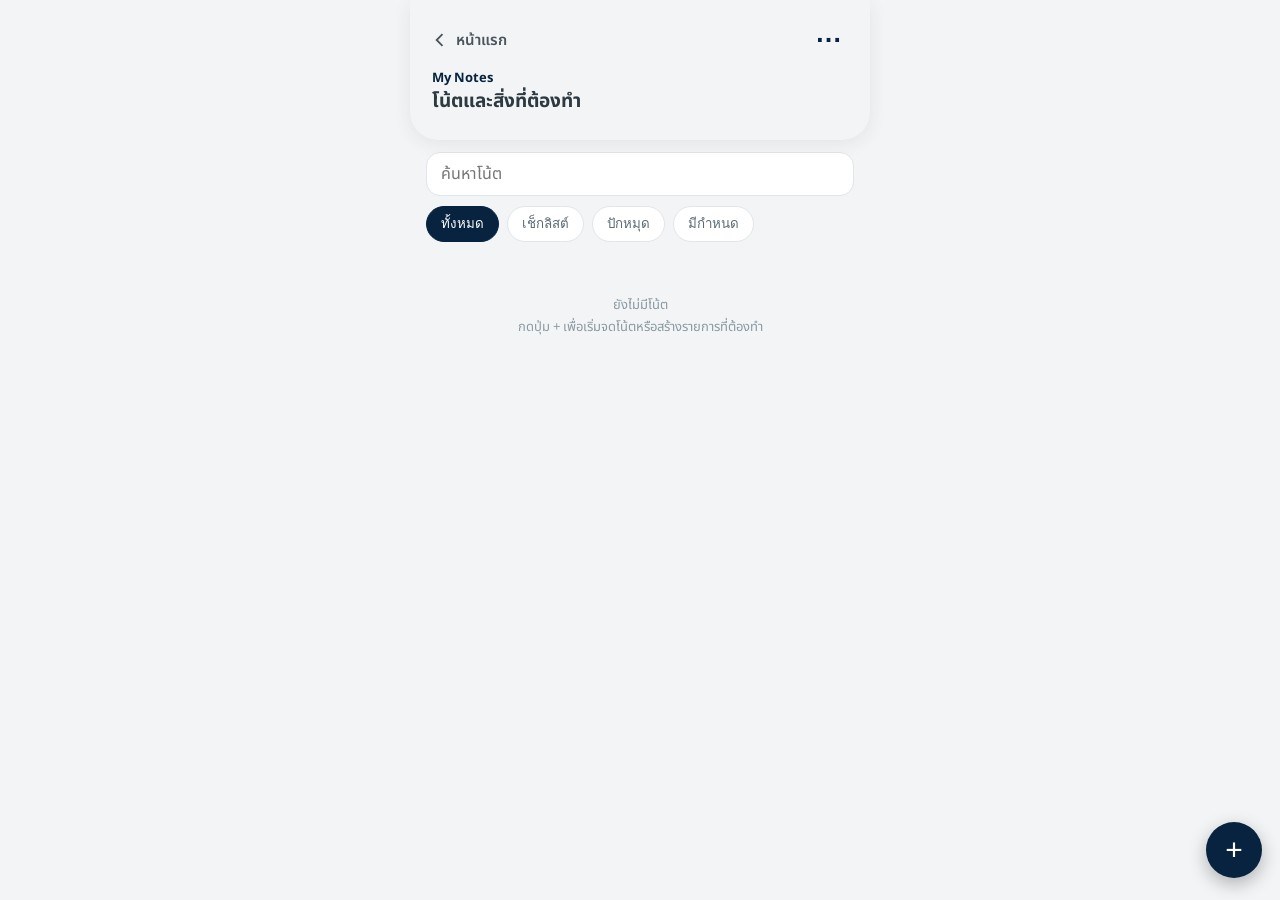
<file: notes/index.html>
<!DOCTYPE html>
<html lang="th">
<head>
<meta charset="UTF-8">
<meta name="viewport" content="width=device-width, initial-scale=1, viewport-fit=cover">
<title>My Notes — My Family Funds</title>
<meta name="theme-color" content="#072340">
<link rel="preconnect" href="https://fonts.googleapis.com">
<link href="https://fonts.googleapis.com/css2?family=Prompt:wght@500;600;700&family=Noto+Sans+Thai:wght@400;500;600;700&family=Noto+Serif+Thai:wght@400;600&display=swap" rel="stylesheet">
<link rel="stylesheet" href="../shell.css">
<script src="../data-safety.js"></script>
<script src="https://accounts.google.com/gsi/client" async defer></script>
<style>
.nt-bar{padding:12px 16px 0;display:flex;gap:8px}
.nt-bar input{flex:1;min-width:0;height:44px;border-radius:14px;border:1px solid var(--line);background:var(--surface);color:var(--ink);padding:0 14px;font-size:16px;font-family:inherit}
.nt-chips{display:flex;gap:8px;overflow-x:auto;padding:10px 16px 4px;scrollbar-width:none}
.nt-chip{flex:none;height:36px;padding:0 14px;border-radius:999px;border:1px solid var(--line);background:var(--surface);color:var(--ink-soft);font:600 12.5px inherit;cursor:pointer}
.nt-chip.on{background:var(--primary);color:#fff;border-color:var(--primary)}
.nt-sec{margin:12px 16px 6px;font-size:11.5px;font-weight:700;color:var(--ink-soft);letter-spacing:.4px}
.nt-grid{columns:2;column-gap:10px;padding:0 16px}
.nt-card{break-inside:avoid;margin-bottom:10px;border-radius:16px;padding:12px 13px;background:#fff;border:1px solid rgba(0,0,0,.08);color:#2E3A42;cursor:pointer;width:100%;text-align:left;font:inherit;display:block;box-sizing:border-box}
.nt-card h4{margin:0 0 4px;font-size:13.5px;line-height:1.35;color:#1E2A33}
.nt-card p{margin:0;font-size:12px;line-height:1.5;color:#3E4B54;white-space:pre-wrap;word-break:break-word;display:-webkit-box;-webkit-line-clamp:6;-webkit-box-orient:vertical;overflow:hidden}
.nt-li{display:flex;gap:6px;font-size:12px;line-height:1.5;color:#3E4B54;padding:1px 0}
.nt-li.done{text-decoration:line-through;opacity:.55}
.nt-meta{display:flex;gap:6px;flex-wrap:wrap;margin-top:8px}
.nt-tag{font-size:10.5px;font-weight:700;padding:3px 8px;border-radius:999px;background:rgba(7,35,64,.09);color:#072340}
.nt-tag.late{background:#F6D9D2;color:#8C2F1B}
.nt-empty{text-align:center;color:var(--ink-faint);padding:48px 24px;font-size:13px;line-height:1.7}
.nt-fab{position:fixed;right:18px;bottom:calc(22px + var(--safe-b));width:56px;height:56px;border-radius:50%;border:0;background:var(--primary);color:#fff;font-size:30px;line-height:1;box-shadow:0 6px 18px rgba(0,0,0,.28);cursor:pointer;z-index:50}
.nt-modal{position:fixed;inset:0;z-index:80;background:rgba(10,20,30,.5);display:none;align-items:flex-end;justify-content:center}
.nt-modal.on{display:flex}
.nt-sheet{width:100%;max-width:480px;max-height:92vh;overflow:auto;background:var(--bg);color:var(--ink);border-radius:22px 22px 0 0;padding:16px 16px calc(16px + var(--safe-b))}
.nt-sheet input[type=text],.nt-sheet textarea,.nt-sheet input[type=date]{width:100%;box-sizing:border-box;border:1px solid var(--line);background:var(--surface);color:var(--ink);border-radius:12px;padding:11px 12px;font-size:16px;font-family:inherit;margin-bottom:8px}
.nt-sheet textarea{min-height:140px;resize:vertical}
.nt-row{display:flex;gap:8px;align-items:center;margin:8px 0;flex-wrap:wrap}
.nt-row label{font-size:12.5px;color:var(--ink-soft);font-weight:600}
.nt-sw{width:34px;height:34px;border-radius:50%;border:2px solid transparent;cursor:pointer;padding:0}
.nt-sw.on{border-color:var(--primary)}
.nt-btn{height:44px;padding:0 16px;border-radius:12px;border:1px solid var(--line);background:var(--surface);color:var(--ink);font:700 13px inherit;cursor:pointer}
.nt-btn.p{background:var(--primary);color:#fff;border-color:var(--primary)}
.nt-btn.d{color:#B5422B}
.nt-ci{display:flex;gap:8px;align-items:center;margin-bottom:6px}
.nt-ci input[type=checkbox]{width:22px;height:22px;flex:none}
.nt-ci input[type=text]{margin:0;flex:1}
.nt-toast{position:fixed;left:50%;bottom:90px;transform:translateX(-50%);background:#14211D;color:#fff;padding:10px 16px;border-radius:999px;font-size:12.5px;z-index:120;opacity:0;transition:opacity .2s;max-width:88vw;text-align:center;pointer-events:none}
.nt-at{display:flex;align-items:center;gap:10px;margin:6px 0;padding:6px;border-radius:12px;background:rgba(0,0,0,.05)}
.nt-at img{width:56px;height:56px;object-fit:cover;border-radius:10px;flex:none;background:#ddd;cursor:pointer}
.nt-at .ic{width:56px;height:56px;border-radius:10px;background:#fff;display:grid;place-items:center;font-size:24px;flex:none;cursor:pointer}
.nt-at span.n{flex:1;min-width:0;font-size:12.5px;word-break:break-all;cursor:pointer}.nt-at small{display:block;color:var(--ink-soft);font-size:11px}
.nt-at button{width:40px;height:40px;border:0;background:none;font-size:20px;color:#B5422B}
.nt-reader{position:fixed;inset:0;z-index:70;background:#FAF6EC;color:#3B2F22;display:none;flex-direction:column}
.nt-reader.on{display:flex}
.nt-rtop{display:flex;align-items:center;justify-content:space-between;gap:8px;padding:calc(10px + env(safe-area-inset-top,0px)) 12px 10px}
.nt-rtop button{height:42px;min-width:42px;padding:0 14px;border-radius:999px;border:1px solid rgba(59,47,34,.18);background:rgba(255,255,255,.55);color:#3B2F22;font:700 13px inherit;font-family:inherit;cursor:pointer}
.nt-rpage{flex:1;overflow:auto;-webkit-overflow-scrolling:touch;padding:8px 26px 40px}
.nt-rinner{max-width:620px;margin:0 auto}
.nt-rtitle{font-family:'Noto Serif Thai','Prompt',serif;font-size:25px;line-height:1.4;font-weight:600;margin:6px 0 0;word-break:break-word}
.nt-rtags{display:flex;gap:6px;flex-wrap:wrap;margin-top:12px}
.nt-rrule{width:44px;height:2px;background:rgba(59,47,34,.28);border:0;margin:18px 0}
.nt-rbody{font-family:'Noto Serif Thai','Noto Sans Thai',serif;font-size:17px;line-height:2;white-space:pre-wrap;word-break:break-word;margin:0}
.nt-rli{display:flex;gap:12px;align-items:flex-start;padding:9px 0;font-size:17px;line-height:1.6;border-bottom:1px dashed rgba(59,47,34,.14);cursor:pointer;word-break:break-word}
.nt-rli input{width:22px;height:22px;flex:none;margin-top:3px;accent-color:#072340}
.nt-rli.done span{text-decoration:line-through;opacity:.5}
.nt-rimg{display:block;width:100%;border-radius:12px;margin:14px 0 0;cursor:pointer;background:rgba(0,0,0,.06)}
.nt-rfile{display:flex;align-items:center;gap:10px;margin-top:10px;padding:10px 12px;border-radius:12px;background:rgba(255,255,255,.55);font-size:13.5px;cursor:pointer;word-break:break-all}
.nt-rfoot{margin-top:26px;font-size:11.5px;color:#8A7458}
.nt-th{width:100%;max-height:130px;object-fit:cover;border-radius:10px;margin-bottom:6px;display:block}
</style>
</head>
<body>
<div class="mff-app">
  <div class="mff-hero-wrap" style="padding-bottom:20px;border-radius:0 0 28px 28px">
    <div class="mff-topbar">
      <a class="back" href="../index.html"><svg viewBox="0 0 24 24" fill="none" stroke="currentColor" stroke-width="2.2"><path d="M15 5 8 12l7 7"/></svg>หน้าแรก</a>
      <button type="button" id="menuBtn" aria-label="เมนู" style="background:none;border:0;color:var(--primary);font-size:26px;font-weight:700;width:44px;height:44px;cursor:pointer">⋯</button>
    </div>
    <div class="mff-hero" style="padding-top:0">
      <p class="eyebrow" style="margin-bottom:2px">My Notes</p>
      <h1 style="font-size:19px;white-space:nowrap">โน้ตและสิ่งที่ต้องทำ</h1>
    </div>
  </div>
  <div class="nt-bar"><input id="q" type="search" placeholder="ค้นหาโน้ต" aria-label="ค้นหาโน้ต"></div>
  <div class="nt-chips" id="chips"></div>
  <div id="list"></div>
</div>
<button class="nt-fab" id="fab" type="button" aria-label="เพิ่มโน้ต">+</button>

<div class="nt-reader" id="reader">
  <div class="nt-rtop"><button type="button" id="rBack">← กลับ</button><button type="button" id="rEdit">✎ แก้ไข</button></div>
  <div class="nt-rpage" id="rPage"></div>
</div>
<div class="nt-modal" id="modal"><div class="nt-sheet" id="sheet"></div></div>
<div class="nt-modal" id="menuModal"><div class="nt-sheet">
  <div class="nt-row"><button class="nt-btn" id="mImport" type="button">นำเข้าจาก Google Keep (ไฟล์ .json)</button></div>
  <div class="nt-row"><button class="nt-btn" id="mArch" type="button"></button></div>
  <div class="nt-row"><button class="nt-btn" id="mClose" type="button">ปิด</button></div>
  <p style="font-size:11.5px;color:var(--ink-soft);line-height:1.6;margin:8px 0 0">วิธีนำเข้า: ไปที่ takeout.google.com เลือกเฉพาะ Keep แล้วดาวน์โหลด แตกไฟล์ จะได้ไฟล์ .json ของแต่ละโน้ต เลือกได้หลายไฟล์พร้อมกัน</p>
</div></div>
<input type="file" id="file" accept=".json,application/json" multiple hidden>
<div class="nt-toast" id="toast"></div>

<script src="../themes.js"></script>
<script>
(function(){
'use strict';
var CK='mff_notes_cache_v1', DIRTY='mff_sync_dirty_v1_notes', TK='mff_cal_token';
var COLORS={default:'#FFFFFF',yellow:'#FFF3C4',green:'#DDF1DE',blue:'#D9E9F8',pink:'#F9DDE5',purple:'#E6DFF6'};
var CNAME={default:'ขาว',yellow:'เหลือง',green:'เขียว',blue:'ฟ้า',pink:'ชมพู',purple:'ม่วง'};
var notes=[], filter='all', showArch=false, editing=null, rd=null;
var $=function(i){return document.getElementById(i)};
function esc(s){return String(s==null?'':s).replace(/[&<>'"]/g,function(c){return{'&':'&amp;','<':'&lt;','>':'&gt;',"'":'&#39;','"':'&quot;'}[c]})}
function uid(){return 'n_'+Date.now().toString(36)+'_'+Math.random().toString(36).slice(2,8)}
function now(){return new Date().toISOString()}
function today(){var d=new Date();return d.getFullYear()+'-'+String(d.getMonth()+1).padStart(2,'0')+'-'+String(d.getDate()).padStart(2,'0')}
function toast(m){var t=$('toast');t.textContent=m;t.style.opacity='1';clearTimeout(toast._t);toast._t=setTimeout(function(){t.style.opacity='0'},2600)}
function load(){try{var a=JSON.parse(localStorage.getItem(CK)||'[]');notes=Array.isArray(a)?a:[]}catch(e){notes=[]}notes.forEach(norm)}
function norm(n){n.items=Array.isArray(n.items)?n.items:[];n.kind=n.kind==='check'?'check':'note';n.color=COLORS[n.color]?n.color:'default';n.pinned=n.pinned?1:0;n.archived=n.archived?1:0;n.due=n.due||'';if(n.dueTime){n.dueTime=String(n.dueTime)}else{delete n.dueTime}n.calId=n.calId||'';n.title=n.title||'';n.body=n.body||''}
/* ---------- ไฟล์แนบ: meta ใน localStorage, ตัวไฟล์ใน IndexedDB (เก็บในเครื่องนี้ ไม่ขึ้น Sheets) ---------- */
var ATK='mff_note_att_v1', AM={}, _db=null, MAXF=10*1024*1024;
function attMap(){try{return JSON.parse(localStorage.getItem(ATK)||'{}')||{}}catch(e){return{}}}
function attSet(m){try{localStorage.setItem(ATK,JSON.stringify(m))}catch(e){toast('เก็บรายการไฟล์แนบไม่สำเร็จ')}}
function idb(){return _db||(_db=new Promise(function(res,rej){var r=indexedDB.open('mff_notes_att',1);r.onupgradeneeded=function(){r.result.createObjectStore('f')};r.onsuccess=function(){res(r.result)};r.onerror=function(){rej(r.error)}}))}
function bop(mode,fn){return idb().then(function(d){return new Promise(function(res,rej){var t=d.transaction('f',mode),rq=fn(t.objectStore('f'));t.oncomplete=function(){res(rq&&rq.result)};t.onerror=function(){rej(t.error)}})})}
function bput(id,b){return bop('readwrite',function(o){return o.put(b,id)})}
function bget(id){return bop('readonly',function(o){return o.get(id)})}
function bdel(id){return bop('readwrite',function(o){return o.delete(id)}).catch(function(){})}
function szt(n){return n>1048576?(n/1048576).toFixed(1)+' MB':Math.max(1,Math.round(n/1024))+' KB'}
function compress(f){return new Promise(function(res){
  if(!/^image\/(jpeg|png|webp|heic|heif)/.test(f.type)){res(f);return}
  var u=URL.createObjectURL(f),im=new Image();
  im.onload=function(){try{var k=Math.min(1,1280/Math.max(im.width,im.height)),c=document.createElement('canvas');c.width=Math.round(im.width*k);c.height=Math.round(im.height*k);c.getContext('2d').drawImage(im,0,0,c.width,c.height);URL.revokeObjectURL(u);c.toBlob(function(b){res(b&&b.size<f.size?b:f)},'image/jpeg',.78)}catch(e){res(f)}};
  im.onerror=function(){URL.revokeObjectURL(u);res(f)};im.src=u})}
function hydrate(root){Array.prototype.forEach.call(root.querySelectorAll('[data-aimg]'),function(im){bget(im.getAttribute('data-aimg')).then(function(b){if(b)im.src=URL.createObjectURL(b)}).catch(function(){})})}
function openAtt(id){var a=(editing&&editing._att||AM[rd]||[]).filter(function(x){return x.id===id})[0];if(!a)return;bget(id).then(function(b){if(!b){toast('ไม่พบไฟล์ในเครื่องนี้');return}var u=URL.createObjectURL(b);if(a.k==='img'){window.open(u,'_blank')}else{var l=document.createElement('a');l.href=u;l.download=a.name;document.body.appendChild(l);l.click();l.remove()}})}
async function addFiles(files,kind){
  var e=editing;if(!e)return;pull();
  for(var i=0;i<files.length;i++){var f=files[i];
    if(f.size>MAXF*3){toast(f.name+' ใหญ่เกินไป (สูงสุด 10 MB)');continue}
    var b=kind==='img'?await compress(f):f;
    if(b.size>MAXF){toast(f.name+' ใหญ่เกิน 10 MB');continue}
    var id='a_'+Date.now().toString(36)+Math.random().toString(36).slice(2,6);
    try{await bput(id,b)}catch(err){toast('เก็บไฟล์ไม่สำเร็จ');continue}
    e._att.push({id:id,name:f.name||'ไฟล์',k:(b.type||'').indexOf('image/')===0?'img':'file',size:b.size});e._added.push(id)}
  paintEditor()}
function save(){try{localStorage.setItem(CK,JSON.stringify(notes));localStorage.setItem(DIRTY,'1')}catch(e){toast('บันทึกในเครื่องไม่สำเร็จ')}}

/* ---------- list ---------- */
function visible(){
  var q=$('q').value.trim().toLowerCase(), t=today();
  return notes.filter(function(n){
    if(!!n.archived!==showArch) return false;
    if(filter==='check'&&n.kind!=='check') return false;
    if(filter==='pin'&&!n.pinned) return false;
    if(filter==='due'&&!n.due) return false;
    if(q){var hay=(n.title+' '+n.body+' '+n.items.map(function(i){return i.t}).join(' ')).toLowerCase();if(hay.indexOf(q)<0) return false}
    return true;
  }).sort(function(a,b){
    if(a.pinned!==b.pinned) return b.pinned-a.pinned;
    if(filter==='due') return (a.due||'9').localeCompare(b.due||'9');
    return (b.updatedAt||'').localeCompare(a.updatedAt||'');
  });
}
function cardHtml(n){
  var body='';
  if(n.kind==='check'){
    var open=n.items.filter(function(i){return !i.d}), done=n.items.filter(function(i){return i.d});
    body=open.slice(0,6).map(function(i){return '<div class="nt-li"><span>☐</span><span>'+esc(i.t)+'</span></div>'}).join('')
      +done.slice(0,2).map(function(i){return '<div class="nt-li done"><span>☑</span><span>'+esc(i.t)+'</span></div>'}).join('');
    if(n.items.length>8) body+='<div class="nt-li">…อีก '+(n.items.length-8)+' รายการ</div>';
  } else if(n.body){ body='<p>'+esc(n.body)+'</p>'; }
  var meta='';
  if(n.due){var late=n.due<today();meta+='<span class="nt-tag'+(late?' late':'')+'">'+(late?'เลยกำหนด ':'')+fmt(n.due)+(n.dueTime?' · '+esc(n.dueTime)+' น.':'')+'</span>'}
  if(n.calId) meta+='<span class="nt-tag">ใน Calendar</span>';
  if(n.pinned) meta+='<span class="nt-tag">ปักหมุด</span>';
  var at=AM[n.id]||[], im0=at.filter(function(a){return a.k==='img'})[0];
  if(at.length) meta+='<span class="nt-tag">📎 '+at.length+'</span>';
  return '<button type="button" class="nt-card" data-id="'+esc(n.id)+'" style="background:'+COLORS[n.color]+'">'
    +(im0?'<img class="nt-th" data-aimg="'+esc(im0.id)+'" alt="">':'')+(n.title?'<h4>'+esc(n.title)+'</h4>':'')+body+(meta?'<div class="nt-meta">'+meta+'</div>':'')+'</button>';
}
function fmt(d){var p=String(d).split('-');if(p.length<3) return d;var m=['ม.ค.','ก.พ.','มี.ค.','เม.ย.','พ.ค.','มิ.ย.','ก.ค.','ส.ค.','ก.ย.','ต.ค.','พ.ย.','ธ.ค.'];return (+p[2])+' '+m[+p[1]-1]}
function render(){
  AM=attMap();
  var chips=[['all','ทั้งหมด'],['check','เช็กลิสต์'],['pin','ปักหมุด'],['due','มีกำหนด']];
  $('chips').innerHTML=chips.map(function(c){return '<button type="button" class="nt-chip'+(filter===c[0]?' on':'')+'" data-f="'+c[0]+'">'+c[1]+'</button>'}).join('');
  var v=visible(), root=$('list');
  if(!v.length){root.innerHTML='<div class="nt-empty">'+(showArch?'ยังไม่มีโน้ตที่เก็บถาวร':'ยังไม่มีโน้ต<br>กดปุ่ม + เพื่อเริ่มจดโน้ตหรือสร้างรายการที่ต้องทำ')+'</div>';return}
  var pin=v.filter(function(n){return n.pinned}), rest=v.filter(function(n){return !n.pinned}), h='';
  if(pin.length&&rest.length){h+='<div class="nt-sec">ปักหมุด</div><div class="nt-grid">'+pin.map(cardHtml).join('')+'</div><div class="nt-sec">อื่น ๆ</div><div class="nt-grid">'+rest.map(cardHtml).join('')+'</div>'}
  else h+='<div class="nt-grid" style="margin-top:10px">'+v.map(cardHtml).join('')+'</div>';
  root.innerHTML=h;hydrate(root)+'<div style="height:90px"></div>';
}

/* ---------- reader (หน้าอ่านโน้ต) ---------- */
function thFull(iso){var d=new Date(iso);if(isNaN(d))return '';return d.toLocaleDateString('th-TH',{day:'numeric',month:'long',year:'numeric'})}
function openReader(id){
  var n=notes.filter(function(x){return x.id===id})[0]; if(!n){closeReader();return}
  rd=id; AM=attMap();
  var at=AM[id]||[], h='<div class="nt-rinner">';
  if(n.title) h+='<h2 class="nt-rtitle">'+esc(n.title)+'</h2>';
  var tg='';
  if(n.due){var late=n.due<today();tg+='<span class="nt-tag'+(late?' late':'')+'">'+(late?'เลยกำหนด ':'')+fmt(n.due)+(n.dueTime?' · '+esc(n.dueTime)+' น.':'')+'</span>'}
  if(n.calId) tg+='<span class="nt-tag">ใน Calendar</span>';
  if(n.pinned) tg+='<span class="nt-tag">ปักหมุด</span>';
  if(tg) h+='<div class="nt-rtags">'+tg+'</div>';
  var hasText=n.kind==='check'?n.items.length:!!n.body;
  if((n.title||tg)&&hasText) h+='<hr class="nt-rrule">';
  if(n.kind==='check'){
    h+=n.items.map(function(i,ix){return '<label class="nt-rli'+(i.d?' done':'')+'"><input type="checkbox" data-rix="'+ix+'" '+(i.d?'checked':'')+'><span>'+esc(i.t)+'</span></label>'}).join('');
  } else if(n.body){ h+='<p class="nt-rbody">'+esc(n.body)+'</p>'; }
  at.filter(function(a){return a.k==='img'}).forEach(function(a){h+='<img class="nt-rimg" data-aimg="'+esc(a.id)+'" data-aopen="'+esc(a.id)+'" alt="'+esc(a.name)+'">'});
  at.filter(function(a){return a.k!=='img'}).forEach(function(a){h+='<div class="nt-rfile" data-aopen="'+esc(a.id)+'"><span>📄</span><span>'+esc(a.name)+' <small>('+szt(a.size||0)+')</small></span></div>'});
  if(n.updatedAt) h+='<div class="nt-rfoot">แก้ไขล่าสุด '+esc(thFull(n.updatedAt))+'</div>';
  h+='</div>';
  var rp=$('rPage'); rp.innerHTML=h; rp.scrollTop=0; hydrate(rp);
  $('reader').style.background=n.color==='default'?'#FAF6EC':COLORS[n.color];
  $('reader').classList.add('on');
}
function closeReader(){rd=null;$('reader').classList.remove('on');render()}
$('rBack').onclick=closeReader;
$('rEdit').onclick=function(){var id=rd;rd=null;$('reader').classList.remove('on');openEditor(id)};
$('rPage').addEventListener('click',function(ev){
  var a=ev.target.closest('[data-aopen]'); if(a){openAtt(a.getAttribute('data-aopen'));return}
});
$('rPage').addEventListener('change',function(ev){
  var t=ev.target, ix=t.getAttribute&&t.getAttribute('data-rix'); if(ix===null||ix===undefined) return;
  var n=notes.filter(function(x){return x.id===rd})[0]; if(!n||!n.items[+ix]) return;
  n.items[+ix].d=t.checked?1:0; n.updatedAt=now(); save();
  var row=t.closest('.nt-rli'); if(row) row.classList.toggle('done',t.checked);
});

/* ---------- editor ---------- */
function openEditor(id){
  var n=notes.filter(function(x){return x.id===id})[0];
  editing=n?JSON.parse(JSON.stringify(n)):{id:uid(),title:'',body:'',kind:'note',items:[],color:'default',pinned:0,due:'',calId:'',archived:0,createdAt:now(),updatedAt:now(),_new:1};
  editing._att=(attMap()[editing.id]||[]).slice();editing._added=[];editing._removed=[];
  paintEditor(); $('modal').classList.add('on');
}
function paintEditor(){
  var e=editing, h='';
  h+='<input type="text" id="eTitle" placeholder="หัวข้อ" value="'+esc(e.title)+'" aria-label="หัวข้อ">';
  if(e.kind==='check'){
    h+='<div id="eItems">'+e.items.map(function(i,ix){return '<div class="nt-ci"><input type="checkbox" data-ix="'+ix+'" '+(i.d?'checked':'')+' aria-label="เสร็จแล้ว"><input type="text" data-tx="'+ix+'" value="'+esc(i.t)+'" aria-label="รายการ"><button type="button" class="nt-btn" data-rm="'+ix+'" aria-label="ลบรายการ" style="width:44px;padding:0">×</button></div>'}).join('')+'</div>'
      +'<div class="nt-row"><button type="button" class="nt-btn" id="eAdd">+ เพิ่มรายการ</button><button type="button" class="nt-btn" id="eKind">เปลี่ยนเป็นโน้ตข้อความ</button></div>';
  } else {
    h+='<textarea id="eBody" placeholder="จดอะไรสักหน่อย…" aria-label="เนื้อหา">'+esc(e.body)+'</textarea>'
      +'<div class="nt-row"><button type="button" class="nt-btn" id="eKind">เปลี่ยนเป็นเช็กลิสต์</button></div>';
  }
  h+='<div class="nt-row"><label>สี</label>'+Object.keys(COLORS).map(function(c){return '<button type="button" class="nt-sw'+(e.color===c?' on':'')+'" data-c="'+c+'" aria-label="สี'+CNAME[c]+'" style="background:'+COLORS[c]+';border-color:'+(e.color===c?'var(--primary)':'#cfd6db')+'"></button>'}).join('')+'</div>';
  h+='<div class="nt-row"><label for="eDue">วันที่ต้องทำ</label><input type="date" id="eDue" value="'+esc(e.due)+'" style="width:auto;margin:0"></div>';
  h+='<div class="nt-row"><label for="eTime">เวลา</label><input type="time" id="eTime" value="'+esc(e.dueTime||'')+'" style="width:auto;margin:0"><button type="button" class="nt-btn" id="eTimeClr">ล้าง</button></div>';
  h+='<small style="display:block;color:var(--ink-soft);font-size:11px;margin:-4px 0 6px">ใส่เวลาแล้วจะปักลง Calendar เป็นนัดตามเวลา พร้อมแจ้งเตือนก่อน 10 นาทีและตอนถึงเวลา (ไม่ใส่ = กิจกรรมทั้งวัน)</small>';
  h+='<div class="nt-row"><label><input type="checkbox" id="ePin" '+(e.pinned?'checked':'')+'> ปักหมุด</label><label><input type="checkbox" id="eCal" '+(e.calId?'checked':'')+'> ปักลง Google Calendar</label></div>';
  h+='<div class="nt-row" style="margin-top:14px"><button type="button" class="nt-btn p" id="eSave" style="flex:1">บันทึก</button><button type="button" class="nt-btn" id="eArch">'+(e.archived?'นำกลับ':'เก็บถาวร')+'</button>'+(e._new?'':'<button type="button" class="nt-btn d" id="eDel">ลบ</button>')+'<button type="button" class="nt-btn" id="eCancel">ปิด</button></div>';
  h+='<div class="nt-row" style="flex-wrap:wrap"><label>แนบ</label><button type="button" class="nt-btn" id="eImg">🖼 รูป</button><button type="button" class="nt-btn" id="eFile">📎 ไฟล์</button></div>'
   +'<div id="eAtt">'+(e._att||[]).map(function(a){return '<div class="nt-at">'+(a.k==='img'?'<img data-aimg="'+esc(a.id)+'" data-aopen="'+esc(a.id)+'" alt="">':'<div class="ic" data-aopen="'+esc(a.id)+'">📄</div>')+'<span class="n" data-aopen="'+esc(a.id)+'">'+esc(a.name)+'<small>'+szt(a.size||0)+' · แตะเพื่อเปิด</small></span><button type="button" data-adel="'+esc(a.id)+'" aria-label="ลบไฟล์แนบ">×</button></div>'}).join('')+'</div>'
   +'<small style="display:block;color:var(--ink-soft);font-size:11px;margin-top:4px">ไฟล์แนบเก็บในเครื่องนี้ (รูปถูกย่อให้อัตโนมัติ, ไฟล์ละไม่เกิน 10 MB) ยังไม่ขึ้น Google Sheets</small>'
   +'<input type="file" id="fImg" accept="image/*" multiple hidden><input type="file" id="fAny" multiple hidden>';
  $('sheet').innerHTML=h; hydrate($('sheet'));
}
function pull(){
  var e=editing; if(!$('eTitle')) return;
  e.title=$('eTitle').value.trim();
  if(e.kind==='check'){
    Array.prototype.forEach.call(document.querySelectorAll('[data-tx]'),function(el){var i=+el.getAttribute('data-tx'); if(e.items[i]) e.items[i].t=el.value});
    Array.prototype.forEach.call(document.querySelectorAll('[data-ix]'),function(el){var i=+el.getAttribute('data-ix'); if(e.items[i]) e.items[i].d=el.checked?1:0});
  } else if($('eBody')) e.body=$('eBody').value;
  e.due=$('eDue').value; e.dueTime=($('eTime')&&$('eTime').value)||''; if(!e.dueTime) delete e.dueTime; e.pinned=$('ePin').checked?1:0;
}
$('sheet').addEventListener('click',function(ev){
  var t=ev.target, e=editing; if(!e) return;
  if(t.id==='eImg'){$('fImg').click();return}
  if(t.id==='eFile'){$('fAny').click();return}
  if(t.getAttribute('data-aopen')){openAtt(t.getAttribute('data-aopen'));return}
  if(t.getAttribute('data-adel')){pull();var did=t.getAttribute('data-adel');e._att=e._att.filter(function(a){return a.id!==did});if(e._added.indexOf(did)>=0){e._added=e._added.filter(function(x){return x!==did});bdel(did)}else e._removed.push(did);paintEditor();return}
  if(t.getAttribute('data-c')){pull();e.color=t.getAttribute('data-c');paintEditor();return}
  if(t.getAttribute('data-rm')!==null&&t.hasAttribute('data-rm')){pull();e.items.splice(+t.getAttribute('data-rm'),1);paintEditor();return}
  if(t.id==='eAdd'){pull();e.items.push({t:'',d:0});paintEditor();var tx=document.querySelectorAll('[data-tx]');if(tx.length)tx[tx.length-1].focus();return}
  if(t.id==='eKind'){pull();
    if(e.kind==='note'){e.items=e.body.split('\n').filter(function(l){return l.trim()}).map(function(l){return{t:l.trim(),d:0}});if(!e.items.length)e.items=[{t:'',d:0}];e.kind='check';e.body=''}
    else{e.body=e.items.map(function(i){return i.t}).filter(Boolean).join('\n');e.items=[];e.kind='note'}
    paintEditor();return}
  if(t.id==='eTimeClr'){var tm=$('eTime');if(tm)tm.value='';return}
  if(t.id==='eCancel'){closeEd();return}
  if(t.id==='eArch'){pull();e.archived=e.archived?0:1;commit(true);return}
  if(t.id==='eDel'){if(confirm('ลบโน้ตนี้?')){delNote(e)}return}
  if(t.id==='eSave'){pull();commit(false)}
});
$('sheet').addEventListener('change',function(ev){var t=ev.target;if(t.id==='fImg'||t.id==='fAny'){var fl=Array.prototype.slice.call(t.files);t.value='';addFiles(fl,t.id==='fImg'?'img':'file')}});
function closeEd(saved){var e=editing;if(e&&!saved&&e._added)e._added.forEach(bdel);$('modal').classList.remove('on');editing=null;
  if(!saved&&e&&!e._new&&notes.some(function(x){return x.id===e.id})) openReader(e.id)}
async function commit(closeAfter){
  var e=editing; pull();
  e.items=e.items.filter(function(i){return (i.t||'').trim()||false});
  if(!e.title&&!e.body&&!e.items.length&&!(e._att&&e._att.length)){toast('โน้ตว่างเปล่า');return}
  var wantCal=$('eCal')&&$('eCal').checked;
  e.updatedAt=now(); delete e._new;
  var calMsg='';
  try{
    if(wantCal&&!e.due){calMsg='เลือกวันที่ต้องทำก่อน จึงจะปักลง Calendar ได้'}
    else if(wantCal){await calUpsert(e)}
    else if(e.calId){await calDelete(e);e.calId=''}
  }catch(err){calMsg='Calendar: '+(err&&err.message?err.message:'ไม่สำเร็จ')}
  var am=attMap();if(e._att&&e._att.length)am[e.id]=e._att;else delete am[e.id];attSet(am);(e._removed||[]).forEach(bdel);delete e._att;delete e._added;delete e._removed;
  var ix=notes.findIndex(function(x){return x.id===e.id});
  if(ix>=0) notes[ix]=e; else notes.push(e);
  save(); closeEd(1); render();
  if(!closeAfter&&!e.archived) openReader(e.id); /* บันทึกเสร็จ → เปิดอ่านเป็นหน้าโน้ต */
  toast(calMsg||'บันทึกแล้ว — ซิงก์ขึ้น Sheets ได้ที่ Setting');
}
function delNote(e){
  var p=Promise.resolve();
  if(e.calId) p=calDelete(e).catch(function(){});
  p.then(function(){var am=attMap();(am[e.id]||[]).forEach(function(a){bdel(a.id)});delete am[e.id];attSet(am);(e._added||[]).forEach(bdel);notes=notes.filter(function(x){return x.id!==e.id});save();closeEd(1);render();toast('ลบแล้ว')});
}

/* ---------- Google Calendar (ใช้ token เดียวกับหน้า My Calendar) ---------- */
var calTok=null;
function savedTok(){try{var o=JSON.parse(sessionStorage.getItem(TK)||'null');if(o&&o.v&&o.exp>Date.now()+30000&&o.w)return o.v}catch(e){}return null}
function getTok(){
  return new Promise(function(res,rej){
    var t=calTok&&calTok.exp>Date.now()+30000?calTok.v:savedTok(); if(t) return res(t);
    var cid=localStorage.getItem('google_client_id');
    if(!cid) return rej(new Error('ยังไม่ได้ตั้งค่า Client ID ในหน้า Setting'));
    if(!window.google||!google.accounts||!google.accounts.oauth2) return rej(new Error('ยังโหลด Google ไม่เสร็จ ลองใหม่อีกครั้ง'));
    google.accounts.oauth2.initTokenClient({client_id:cid,
      scope:'https://www.googleapis.com/auth/calendar.readonly https://www.googleapis.com/auth/calendar.events',
      callback:function(r){
        if(r.error) return rej(new Error('เชื่อมต่อ Calendar ไม่สำเร็จ'));
        if(!google.accounts.oauth2.hasGrantedAllScopes(r,'https://www.googleapis.com/auth/calendar.events')) return rej(new Error('ยังไม่ได้ติ๊กสิทธิ์ Calendar — ลองใหม่และอนุญาตทุกช่อง'));
        calTok={v:r.access_token,exp:Date.now()+(r.expires_in||3600)*1000};
        try{sessionStorage.setItem(TK,JSON.stringify({v:calTok.v,exp:calTok.exp,w:1}));localStorage.setItem('mff_calendar_connected_v2','1')}catch(e){}
        res(calTok.v);
      }}).requestAccessToken({prompt:localStorage.getItem('mff_calendar_connected_v2')?'':'consent'});
  });
}
function addDay(d){var x=new Date(d+'T00:00:00');x.setDate(x.getDate()+1);return x.getFullYear()+'-'+String(x.getMonth()+1).padStart(2,'0')+'-'+String(x.getDate()).padStart(2,'0')}
function pad2(x){return String(x).padStart(2,'0')}
function localDT(d){return d.getFullYear()+'-'+pad2(d.getMonth()+1)+'-'+pad2(d.getDate())+'T'+pad2(d.getHours())+':'+pad2(d.getMinutes())+':00'}
function evBody(n){
  var desc=n.kind==='check'?n.items.map(function(i){return (i.d?'[x] ':'[ ] ')+i.t}).join('\n'):n.body;
  var b={summary:'📝 '+(n.title||'โน้ต'),description:desc||'',extendedProperties:{private:{mffNoteId:n.id}}};
  if(n.dueTime&&/^\d{1,2}:\d{2}$/.test(n.dueTime)){
    var hm=n.dueTime.split(':'), sd=new Date(n.due+'T'+pad2(hm[0])+':'+hm[1]+':00'), ed=new Date(sd.getTime()+3600000);
    var tz=(Intl.DateTimeFormat().resolvedOptions().timeZone)||'Asia/Bangkok';
    b.start={dateTime:localDT(sd),timeZone:tz,date:null};
    b.end={dateTime:localDT(ed),timeZone:tz,date:null};
    b.reminders={useDefault:false,overrides:[{method:'popup',minutes:10},{method:'popup',minutes:0}]};
  }else{
    b.start={date:n.due,dateTime:null,timeZone:null};
    b.end={date:addDay(n.due),dateTime:null,timeZone:null};
    b.reminders={useDefault:true};
  }
  return b;
}
async function calApi(method,path,body){
  var tok=await getTok();
  var r=await fetch('https://www.googleapis.com/calendar/v3/calendars/primary/events'+path,{method:method,headers:{Authorization:'Bearer '+tok,'Content-Type':'application/json'},body:body?JSON.stringify(body):undefined});
  if(r.status===401){calTok=null;try{sessionStorage.removeItem(TK)}catch(e){}throw new Error('สิทธิ์ Calendar หมดอายุ กดบันทึกอีกครั้ง')}
  if(r.status===403) throw new Error('Calendar API ถูกปฏิเสธ — เช็กว่าเปิด Google Calendar API แล้ว');
  if(r.status===404||r.status===410) return null;
  if(!r.ok) throw new Error('Calendar '+r.status);
  return r.status===204?{}:r.json();
}
async function calUpsert(n){
  if(n.calId){var u=await calApi('PATCH','/'+encodeURIComponent(n.calId),evBody(n)); if(u) return; n.calId=''}
  var c=await calApi('POST','',evBody(n)); if(c&&c.id) n.calId=c.id;
}
async function calDelete(n){ if(n.calId) await calApi('DELETE','/'+encodeURIComponent(n.calId)); }

/* ---------- Google Keep import (Takeout .json) ---------- */
var KC={YELLOW:'yellow',GREEN:'green',BLUE:'blue',CERULEAN:'blue',TEAL:'green',PINK:'pink',PURPLE:'purple',RED:'pink',ORANGE:'yellow'};
function usec(v){var n=Number(v);return n?new Date(n/1000).toISOString():now()}
async function importFiles(files){
  var add=0,skip=0,bad=0;
  for(var i=0;i<files.length;i++){
    try{
      var j=JSON.parse(await files[i].text());
      if(!j||typeof j!=='object'||j.isTrashed){skip++;continue}
      var created=usec(j.createdTimestampUsec), title=j.title||'';
      var items=Array.isArray(j.listContent)?j.listContent.map(function(x){return{t:x.text||'',d:x.isChecked?1:0}}).filter(function(x){return x.t}):[];
      var body=j.textContent||'';
      if(!title&&!body&&!items.length){skip++;continue}
      var id='k_'+(Number(j.createdTimestampUsec)||Date.now()+i).toString(36);
      if(notes.some(function(n){return n.id===id})){skip++;continue}
      notes.push({id:id,title:title,body:items.length?'':body,kind:items.length?'check':'note',items:items,color:KC[j.color]||'default',pinned:j.isPinned?1:0,archived:j.isArchived?1:0,due:'',calId:'',createdAt:created,updatedAt:usec(j.userEditedTimestampUsec)});
      add++;
    }catch(e){bad++}
  }
  if(add) save(); render();
  toast('นำเข้า '+add+' โน้ต'+(skip?' · ข้าม '+skip:'')+(bad?' · อ่านไม่ได้ '+bad:''));
}

/* ---------- wiring ---------- */
$('fab').onclick=function(){openEditor()};
$('q').oninput=render;
$('chips').addEventListener('click',function(e){var f=e.target.getAttribute('data-f');if(f){filter=f;render()}});
$('list').addEventListener('click',function(e){var c=e.target.closest('.nt-card');if(c)openReader(c.getAttribute('data-id'))});
$('modal').addEventListener('click',function(e){if(e.target===$('modal'))closeEd()});
$('menuBtn').onclick=function(){$('mArch').textContent=showArch?'กลับไปดูโน้ตปกติ':'ดูโน้ตที่เก็บถาวร';$('menuModal').classList.add('on')};
$('mClose').onclick=function(){$('menuModal').classList.remove('on')};
$('menuModal').addEventListener('click',function(e){if(e.target===$('menuModal'))$('menuModal').classList.remove('on')});
$('mArch').onclick=function(){showArch=!showArch;$('menuModal').classList.remove('on');render()};
$('mImport').onclick=function(){$('menuModal').classList.remove('on');$('file').click()};
$('file').onchange=function(){if(this.files.length)importFiles(Array.prototype.slice.call(this.files));this.value=''};
window.addEventListener('storage',function(e){if(e.key===CK&&!rd&&!editing){load();render()}});
load(); render();
if(new URLSearchParams(location.search).get('new')==='check'){openEditor();editing.kind='check';editing.items=[{t:'',d:0}];var _d=new URLSearchParams(location.search).get('due');if(_d)editing.due=_d;paintEditor()}
if('serviceWorker' in navigator){window.addEventListener('load',function(){navigator.serviceWorker.register('../sw.js').catch(function(){})})}
})();
</script>
</body>
</html>
</file>
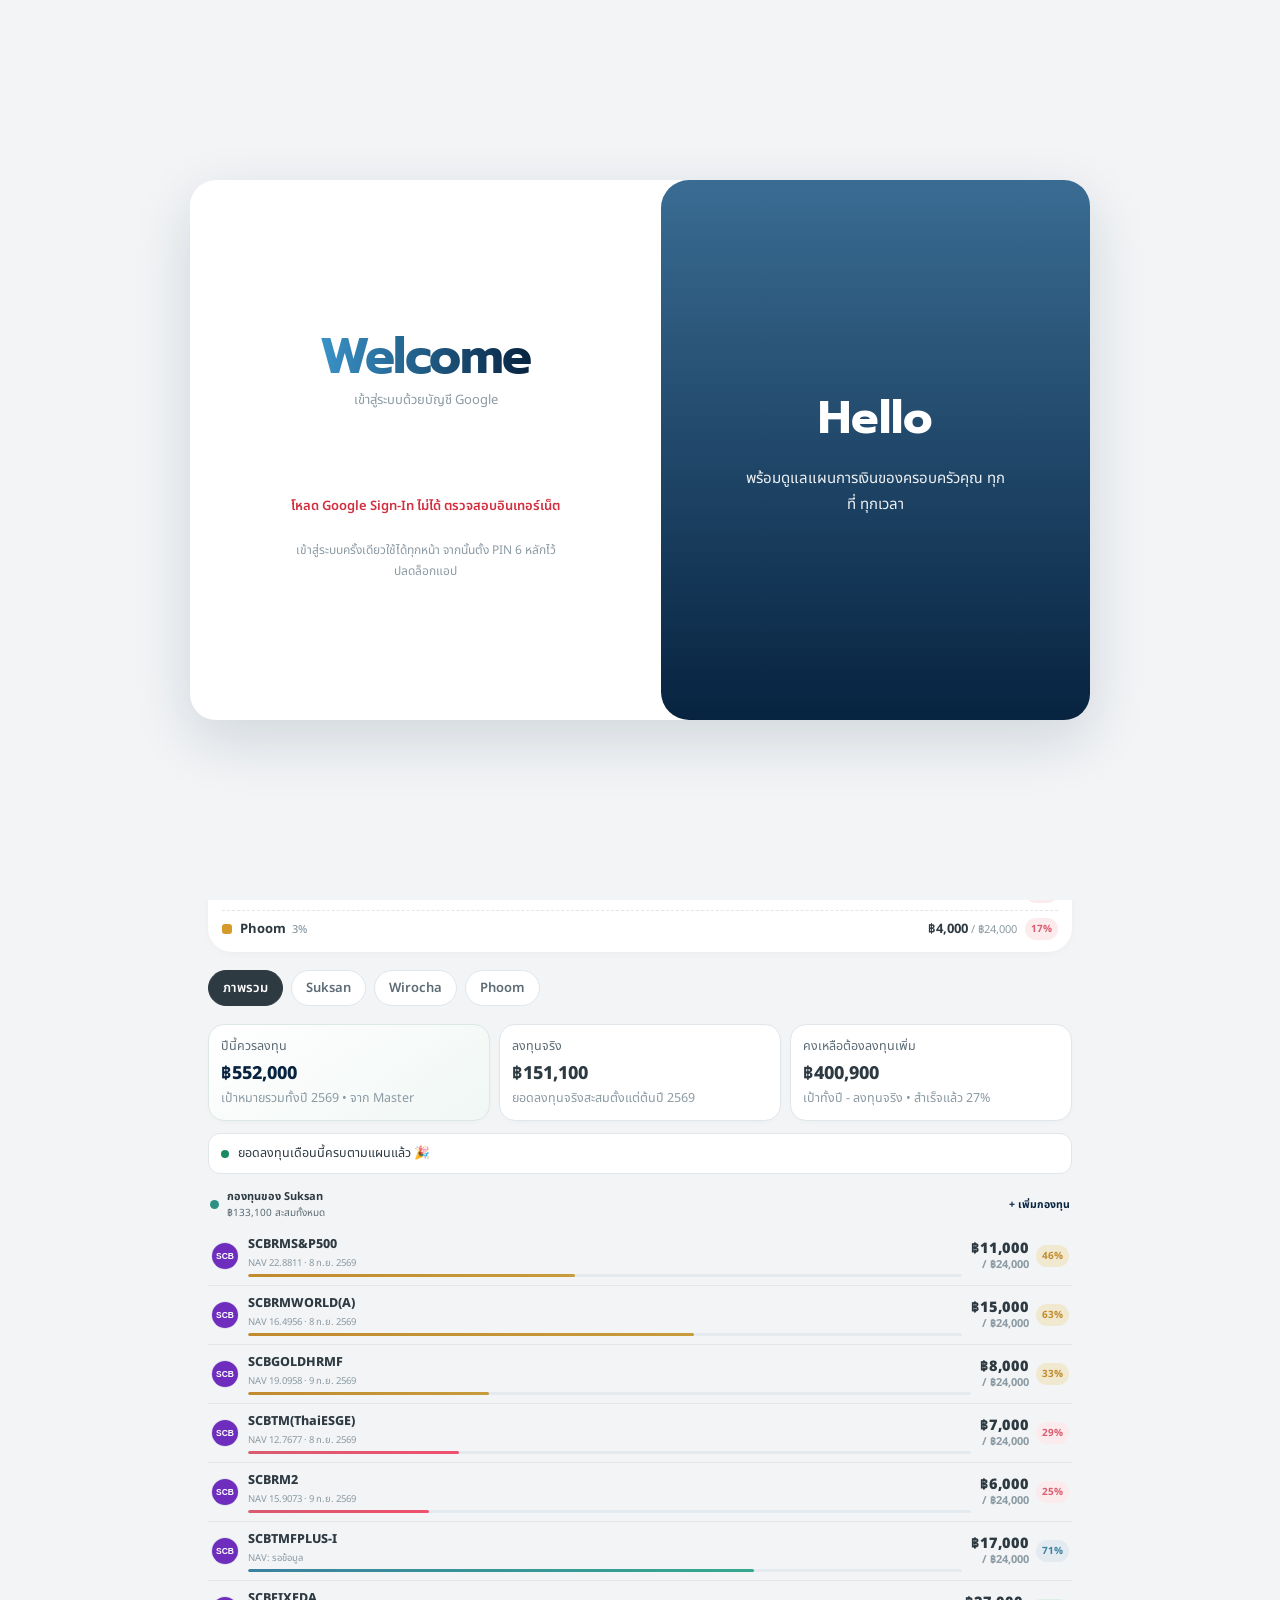
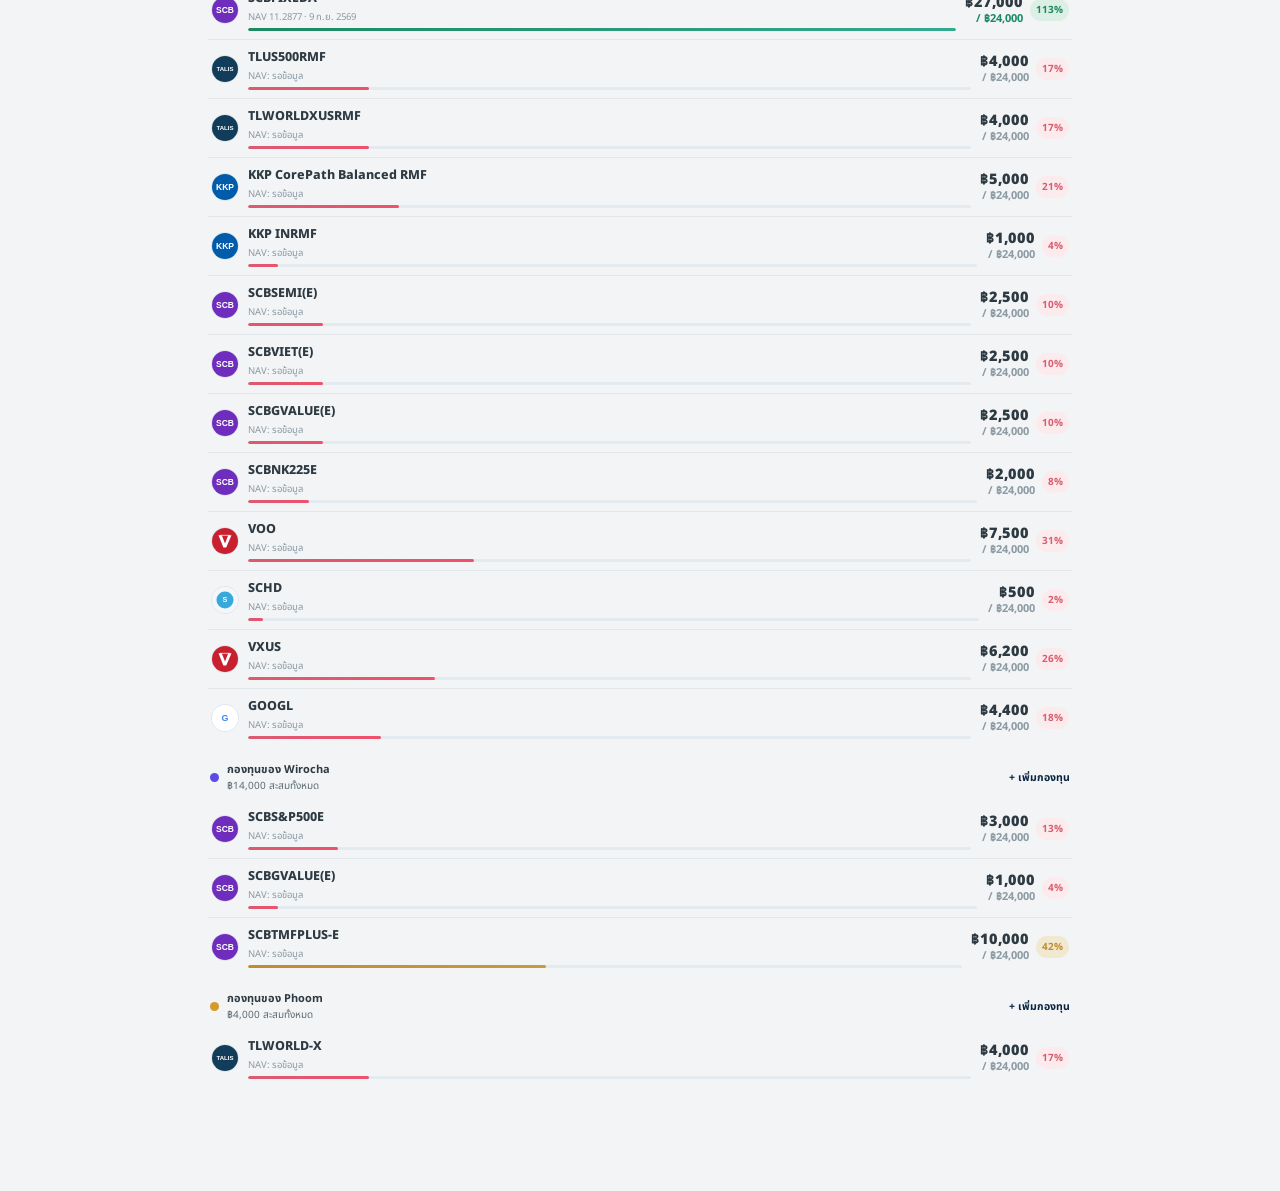
<file: portfolio/index.html>
<!DOCTYPE html>
<html lang="th">
<head>
<meta charset="UTF-8">
<meta name="viewport" content="width=device-width, initial-scale=1, viewport-fit=cover">
<title>My Family Funds — Portfolio</title>
<meta name="theme-color" content="#072340">
<link rel="manifest" href="manifest.json">
<link rel="apple-touch-icon" href="icon-192.png">
<link rel="icon" href="icon-192.png">
<link rel="preconnect" href="https://fonts.googleapis.com">
<link href="https://fonts.googleapis.com/css2?family=Prompt:wght@400;500;600;700&family=Noto+Sans+Thai:wght@400;500;600&display=swap" rel="stylesheet">
<script src="../data-safety.js"></script>
<script src="https://accounts.google.com/gsi/client" async defer></script>
<style>
  :root{
    --bg:#F2F4F6;
    --surface:#FFFFFF;
    --ink:#2E3A42;
    --ink-soft:#5C6B74;
    --ink-faint:#8B9AA3;
    --primary:#072340;
    --primary-light:#3A6C93;
    --primary-soft:#E3EBF1;
    --positive:#1B8A62;
    --positive-soft:#DCEFE4;
    --warning:#E8A33D;
    --warning-soft:#F3E6D0;
    --danger:#F0506E;
    --line:#E1E6EA;
    --teal:#2C8A78;
    --amber:#C18B2E;
    --coral:#D95C70;
    --sky:#3B82A0;
    --gold:#C89B3C;
    --mint:#35A98E;
    --gold-soft:#F0E9D0;
    --radius-s:10px;
    --radius-m:16px;
    --radius-l:24px;
    --shadow-card: 0 2px 10px rgba(46,58,66,.07);
    --shadow-hero: 0 4px 18px rgba(46,58,66,.08);
    --shadow-inset: none;
  }
  *{box-sizing:border-box;}
  html,body{margin:0;padding:0;}
  body{
    background:var(--bg);
    color:var(--ink);
    font-family:'Noto Sans Thai','Prompt',sans-serif;
    -webkit-font-smoothing:antialiased;
    padding-bottom:84px;
  }
  h1,h2,h3,.num{font-family:'Prompt','Noto Sans Thai',sans-serif;}
  button{font-family:inherit;}
  input{font-family:inherit;}

  /* ---------- topbar ---------- */
  .topbar{
    position:sticky; top:0; z-index:30;
    background:linear-gradient(180deg,var(--bg) 80%, rgba(245,244,250,0));
    padding:18px 18px 6px;
  }
  .brand{
    display:flex; align-items:center; justify-content:space-between; gap:10px; margin-bottom:14px;
  }
  .brand-left{ display:flex; align-items:center; gap:10px; }
  .sync-btn{
    display:flex; align-items:center; gap:6px; border:1px solid var(--line); background:var(--surface);
    padding:7px 12px; border-radius:999px; font-size:12.5px; font-weight:600; color:var(--ink-soft);
    cursor:pointer; flex:none;
  }
  .sync-dot{ width:7px; height:7px; border-radius:50%; background:var(--ink-faint); flex:none; }
  .sync-dot.connected{ background:var(--positive); }
  .sync-dot.syncing{ background:var(--gold); animation:syncpulse 1s infinite; }
  @keyframes syncpulse{ 0%,100%{opacity:1;} 50%{opacity:.25;} }
  .brand-mark{
    width:34px;height:34px;border-radius:10px;
    background:linear-gradient(145deg,var(--primary-light),var(--primary));
    display:flex;align-items:center;justify-content:center;
    color:#fff; font-weight:700; font-size:15.5px;
  }
  .brand-name{font-size:18px;font-weight:600;letter-spacing:.2px;}
  .last-updated{font-size:12px;color:var(--primary);font-weight:600;margin-top:3px;}
  .brand-sub{font-size:12.5px;color:var(--ink-soft);margin-top:-2px;}

  .brand-left{align-items:flex-start;}
  .brand-name{line-height:34px;}

  /* ---------- bottom nav (replaces old top tabs + FAB) ---------- */
  .bottom-nav{
    position:fixed; left:0; right:0; bottom:0; z-index:45;
    display:grid; grid-template-columns:repeat(5,minmax(0,1fr));
    align-items:center; gap:2px;
    background:var(--surface); border-top:1px solid var(--line);
    padding:7px 8px calc(7px + env(safe-area-inset-bottom));
    box-shadow:0 -10px 26px -18px rgba(15,91,77,.4);
  }
  .bn-item{
    display:flex; flex-direction:column; align-items:center; justify-content:center; gap:3px;
    border:none; background:transparent; color:var(--ink-faint);
    font-size:10px; font-weight:700; padding:5px 1px; border-radius:12px;
    min-width:0; width:100%; white-space:nowrap; overflow:hidden;
    cursor:pointer; transition:color .15s ease;
  }
  .bn-item.active{ color:var(--primary); }
  .bn-ico{width:21px;height:21px; flex:0 0 21px;}
  .bn-item span{max-width:100%; overflow:hidden; text-overflow:ellipsis; white-space:nowrap;}
  .ret-nav-icon{font-size:0; width:21px; height:21px; display:block; margin-bottom:0;}
  .ret-nav-icon svg{width:21px;height:21px; display:block;}
  @media(max-width:380px){.bottom-nav{padding-left:4px;padding-right:4px}.bn-item{font-size:9px;padding-left:0;padding-right:0}.bn-ico,.ret-nav-icon,.ret-nav-icon svg{width:20px;height:20px}.bn-ico{flex-basis:20px}}

  main{padding:6px 18px 20px;}
  section[hidden]{display:none !important;}

  /* ---------- V72 Asset Allocation replacement ---------- */
  .asset-allocation-panel{overflow:hidden;padding:0;background:radial-gradient(120% 140% at 15% 0%, var(--primary-light,#3A6C93) 0%, var(--primary) 46%, #072340 100%);color:#fff;box-shadow:var(--shadow-hero);position:relative;}
  .asset-allocation-panel::after{content:"";position:absolute;right:-40px;top:-60px;width:220px;height:220px;border-radius:50%;background:radial-gradient(circle,rgba(255,255,255,.14),rgba(255,255,255,0) 70%);pointer-events:none;}
  .asset-allocation-panel > *{position:relative;z-index:1;}
  .asset-allocation-head{display:flex;justify-content:space-between;align-items:flex-start;gap:14px;padding:18px 18px 10px;}
  .asset-allocation-heading{min-width:0;}
  .asset-allocation-head .panel-title{margin:0;font-size:19px;font-weight:900;color:#fff;}
  .asset-allocation-sub{font-size:12px;color:rgba(255,255,255,.78);margin-top:3px;}
  .asset-total-box{background:rgba(255,255,255,.13);border:1px solid rgba(255,255,255,.16);border-radius:15px;padding:9px 14px;text-align:right;min-width:145px;color:rgba(255,255,255,.72);font-size:10px;font-weight:700;}
  .asset-total-box strong{display:block;color:#fff;font-size:21px;line-height:1.15;margin-top:2px;font-variant-numeric:tabular-nums;}
  .asset-allocation-body{display:grid;grid-template-columns:39% minmax(0,1fr);gap:14px;padding:7px 18px 18px;align-items:center;}
  .asset-donut-wrap{display:grid;place-items:center;min-height:245px;}
  .asset-donut{width:220px;height:220px;border-radius:50%;position:relative;box-shadow:inset 0 0 0 1px rgba(0,0,0,.025);}
  .asset-donut::after{content:"";position:absolute;inset:40px;background:rgba(7,35,64,.96);border-radius:50%;box-shadow:inset 0 0 0 1px rgba(255,255,255,.06);}
  .asset-donut-center{position:absolute;inset:0;z-index:2;display:flex;flex-direction:column;justify-content:center;align-items:center;text-align:center;pointer-events:none;}
  .asset-donut-center strong{display:block;color:#fff;font-size:22px;font-weight:900;font-variant-numeric:tabular-nums;}
  .asset-donut-center span{display:block;color:rgba(255,255,255,.82);font-size:11px;font-weight:600;margin-top:2px;line-height:1.2;}
  .asset-donut-wrap{padding:16px 0}
  .asset-donut-label.outside{font-size:11px!important;color:rgba(255,255,255,.92)}
  .asset-donut-label{position:absolute;z-index:3;transform:translate(-50%,-50%);color:#fff;font-size:12px;font-weight:900;line-height:1;letter-spacing:-.15px;text-shadow:0 1px 2px rgba(0,0,0,.24);white-space:nowrap;pointer-events:none;font-variant-numeric:tabular-nums;}
  .asset-legend{border:0;border-radius:0;padding:0;background:transparent;}
  .asset-legend-item{display:grid;grid-template-columns:14px minmax(0,1fr) auto auto;gap:9px;align-items:center;padding:11px 0;border-bottom:1px solid rgba(255,255,255,.16);}
  .asset-legend-item:last-child{border-bottom:0;}
  .asset-legend-dot{width:13px;height:13px;border-radius:4px;}
  .asset-legend-name{font-size:13px;font-weight:850;color:#fff;min-width:0;}
  .asset-legend-name small{display:block;margin-top:3px;color:#D7FFF4;background:rgba(53,169,142,.22);border-radius:999px;width:max-content;max-width:100%;padding:3px 7px;font-size:9px;font-weight:700;white-space:nowrap;overflow:hidden;text-overflow:ellipsis;}
  .asset-legend-money{font-size:13px;font-weight:850;color:#fff;font-variant-numeric:tabular-nums;white-space:nowrap;}
  .asset-legend-pct{font-size:13px;font-weight:850;color:#fff;min-width:48px;text-align:right;font-variant-numeric:tabular-nums;}
  .asset-empty{padding:24px 8px;text-align:center;color:rgba(255,255,255,.75);font-size:12px;}
  @media(max-width:650px){
    /* Compact mobile layout: donut + detail legend share one row. */
    .asset-allocation-head{padding:13px 12px 7px;gap:7px;align-items:center;}
    .asset-allocation-head .panel-title{font-size:15.5px;line-height:1.28;}
    .asset-allocation-sub{font-size:9px;line-height:1.3;}
    .asset-total-box{min-width:104px;padding:7px 8px;font-size:8.5px;border-radius:12px;}
    .asset-total-box strong{font-size:17px;}
    .asset-allocation-body{grid-template-columns:37% minmax(0,1fr);padding:4px 10px 10px;gap:16px;align-items:center;}
    .asset-donut-wrap{min-height:150px;}
    .asset-donut{width:124px;height:124px;transform:translateX(-5px);}
    .asset-donut::after{inset:24px;}
    .asset-donut-center strong{font-size:14px;}
    .asset-donut-center span{font-size:8px;}
    .asset-donut-label{font-size:8.5px;letter-spacing:-.2px;}
    .asset-legend{padding:0;border-radius:0;}
    .asset-legend-item{padding:6px 0;gap:5px;grid-template-columns:10px minmax(0,1fr) auto auto;}
    .asset-legend-dot{width:10px;height:10px;border-radius:3px;}
    .asset-legend-name,.asset-legend-money,.asset-legend-pct{font-size:9.5px;}
    .asset-legend-name{line-height:1.15;}
    .asset-legend-money,.asset-legend-pct{font-weight:850;}
    .asset-legend-pct{min-width:32px;}
    .asset-legend-name small{font-size:7px;margin-top:2px;padding:2px 4px;max-width:100px;}
  }
  @media(max-width:370px){
    .asset-allocation-body{grid-template-columns:36% minmax(0,1fr);gap:14px;padding-left:7px;padding-right:7px;}
    .asset-donut{width:114px;height:114px;transform:translateX(-5px);}
    .asset-donut::after{inset:22px;}
    .asset-donut-center strong{font-size:13px;}
    .asset-donut-center span{font-size:7.5px;}
    .asset-donut-label{font-size:8px;}
    .asset-legend-item{padding:5px 0;}
    .asset-legend-name,.asset-legend-money,.asset-legend-pct{font-size:8.5px;}
    .asset-legend-pct{min-width:30px;}
  }

  /* ---------- hero ---------- */
  .hero{
    background:radial-gradient(120% 140% at 15% 0%, var(--primary-light,#3A6C93) 0%, var(--primary) 46%, #072340 100%);
    border-radius:var(--radius-l);
    padding:24px 20px 22px;
    color:#fff;
    box-shadow:var(--shadow-hero);
    position:relative;
    overflow:hidden;
    margin-top:6px;
  }
  .hero::after{
    content:"";
    position:absolute; right:-40px; top:-60px; width:220px; height:220px;
    border-radius:50%; background:radial-gradient(circle, rgba(255,255,255,.14), rgba(255,255,255,0) 70%);
  }
  .hero-top{display:flex; justify-content:space-between; align-items:flex-start; gap:14px;}
  .hero-label{font-size:13px; color:rgba(255,255,255,.75); margin:0 0 6px;}
  .hero-amount{font-size:27px; font-weight:700; letter-spacing:.2px; margin:0;}
  .hero-target{font-size:13px; color:rgba(255,255,255,.8); margin-top:6px;}
  .hero-target b{color:#fff; font-weight:600;}

  .gauge{ position:relative; width:86px; height:86px; flex:none; }
  .gauge svg{ width:100%; height:100%; transform:rotate(-90deg); }
  .gauge-pct{
    position:absolute; inset:0; display:flex; align-items:center; justify-content:center;
    font-size:15.5px; font-weight:700; color:#fff;
  }

  .hero-bottom{
    display:flex; gap:10px; margin-top:20px; flex-wrap:wrap;
  }
  .hero-chip{
    background:rgba(255,255,255,.13); border:1px solid rgba(255,255,255,.18);
    border-radius:12px; padding:9px 12px; flex:1; min-width:96px;
    position:relative; overflow:hidden;
  }
  .hero-chip::before{
    content:""; position:absolute; left:0; top:0; bottom:0; width:3px;
  }
  .hero-chip:nth-child(1)::before{ background:var(--gold); }
  .hero-chip:nth-child(2)::before{ background:var(--mint); }
  .hero-chip:nth-child(3)::before{ background:var(--coral); }
  .hero-chip:nth-child(4)::before{ background:var(--sky); }
  .hero-chip .k{font-size:12.5px; color:rgba(255,255,255,.7);}
  .hero-chip .v{font-size:15.5px; font-weight:700; margin-top:2px;}

  /* ---------- allocation donut ---------- */
  .panel{
    background:var(--surface); border-radius:var(--radius-l);
    padding:18px; margin-top:16px; box-shadow:0 2px 14px -8px rgba(34,28,53,.14);
  }
  .panel-title{font-size:14.5px; font-weight:600; margin:0 0 14px;}
  /* V72 FINAL: Asset Allocation uses the same full dark-blue Retirement theme.
     Keep this rule after the generic .panel rule so the panel background cannot be overwritten. */
  .panel.asset-allocation-panel{
    background:radial-gradient(120% 140% at 15% 0%, var(--primary-light,#3A6C93) 0%, var(--primary) 46%, #072340 100%) !important;
    color:#fff;
    box-shadow:var(--shadow-hero);
  }
  .panel.asset-allocation-panel .panel-title{color:#fff;}
  .alloc-row{ display:flex; align-items:flex-start; gap:18px; }
  .donut{ width:104px; height:104px; border-radius:50%; flex:none; position:relative;
    box-shadow:0 10px 24px -12px rgba(15,91,77,.28);}
  .donut::before{
    content:""; position:absolute; inset:18px; border-radius:50%; background:var(--surface);
    box-shadow:inset 0 0 0 1px var(--line);
  }
  .legend{flex:1; display:flex; flex-direction:column; gap:12px;}
  .legend-item{display:flex; flex-direction:column; gap:5px; font-size:13px;}
  .legend-item:not(:last-child){ padding-bottom:10px; border-bottom:1px dashed var(--line); }
  .legend-row{ display:flex; align-items:center; gap:8px; }
  .legend-dot{width:9px;height:9px;border-radius:3px;flex:none;}
  .legend-name{flex:1; color:var(--ink-soft);}
  .legend-val{font-weight:600;}
  .legend-sub{ display:flex; align-items:center; justify-content:space-between; gap:8px; padding-left:17px; }
  .legend-sub span:first-child{ font-size:12.5px; color:var(--ink-faint); }

  /* ---------- owner filter pills ---------- */
  .filters{ display:flex; gap:8px; margin-top:18px; overflow-x:auto; padding-bottom:2px;}
  .pill{
    border:1px solid var(--line); background:var(--surface); color:var(--ink-soft);
    padding:7px 14px; border-radius:999px; font-size:13px; font-weight:600;
    white-space:nowrap; cursor:pointer;
  }
  .pill.active{ background:var(--ink); color:#fff; border-color:var(--ink);}

  /* ---------- owner group ---------- */
  .owner-group{ margin-top:14px; }
  .owner-head{
    display:flex; align-items:center; justify-content:space-between; margin-bottom:6px;
    padding-left:2px;
  }
  .owner-title{display:flex; align-items:center; gap:8px;}
  .owner-dot{width:9px;height:9px;border-radius:50%;}
  .owner-name{font-size:11px; font-weight:700;}
  .owner-total{font-size:10px; color:var(--ink-soft);}
  .add-fund-link{
    border:none; background:none; color:var(--primary); font-size:10.5px; font-weight:700;
    cursor:pointer; padding:4px 2px;
  }

  .fund-row{
    display:flex; align-items:center; gap:9px;
    padding:8px 3px; border-bottom:1px solid var(--line);
    cursor:pointer;
  }
  .fund-row:last-child{ border-bottom:0; }
  .fund-row-badge.logo-badge{background:#fff;border:1px solid #DCE4EA;overflow:hidden;padding:0;display:grid;place-items:center}
  .fund-row-badge.logo-badge svg{width:100%;height:100%;display:block}
  .v39-card-logo.brand-logo{background:#fff;overflow:hidden;padding:0}
  .v39-card-logo.brand-logo svg{width:100%;height:100%;display:block}
  .finance-badge.brand-logo{background:#fff;overflow:hidden;padding:0;display:grid;place-items:center}
  .finance-badge.brand-logo svg{width:100%;height:100%;display:block}
  .ticker-logo{width:22px;height:22px;border-radius:6px;overflow:hidden;display:inline-grid;place-items:center;flex:0 0 auto}
  .ticker-logo svg{width:100%;height:100%;display:block}
  .fund-row-badge{
    width:28px; height:28px; border-radius:50%; flex:0 0 auto;
    display:flex; align-items:center; justify-content:center;
    font-size:10px; font-weight:900; color:#fff;
  }
  .fund-row-body{ flex:1; min-width:0; }
  .fund-row-line1{ display:flex; align-items:center; gap:3px; }
  .fund-row-name{
    font-size:12.5px; font-weight:800; color:var(--ink);
    white-space:nowrap; overflow:hidden; text-overflow:ellipsis;
  }
  .fund-row-line1 .favorite-btn{ font-size:11px; padding:0 0 0 3px; }
  .fund-row-nav{
    font-size:9.5px; color:var(--ink-faint); margin-top:2px;
    white-space:nowrap; overflow:hidden; text-overflow:ellipsis;
  }
  .fund-bar-track{ height:3px; background:var(--primary-soft); border-radius:4px; margin-top:4px; overflow:hidden;}
  .fund-bar-fill{ height:100%; border-radius:4px; background:linear-gradient(90deg,var(--coral),var(--coral)); transition:width .3s ease;}
  .fund-bar-fill.low{ background:linear-gradient(90deg,var(--coral),#F0506E); }
  .fund-bar-fill.mid{ background:linear-gradient(90deg,var(--amber),var(--gold)); }
  .fund-bar-fill.high{ background:linear-gradient(90deg,var(--sky),var(--mint)); }
  .fund-bar-fill.met{ background:linear-gradient(90deg,var(--positive),var(--mint)); }
  .fund-row-right{ flex:0 0 auto; display:flex; align-items:center; gap:7px; }
  .fund-row-nums{ display:flex; flex-direction:column; align-items:flex-end; line-height:1.2; }
  .fund-row-actual{ font-size:14.5px; font-weight:900; color:var(--ink); white-space:nowrap; }
  .fund-row-target{ font-size:11px; font-weight:700; color:var(--ink-faint); white-space:nowrap; }
  .fund-row-target.met{ color:var(--positive); }
  .fund-row .pct-chip{ flex:0 0 auto; }
  .pct-chip{
    font-size:10px; font-weight:700; padding:3px 6px; border-radius:999px;
  }
  .pct-chip.low{ background:#FCEBED; color:var(--coral); }
  .pct-chip.mid{ background:var(--gold-soft); color:#C18B2E; }
  .pct-chip.high{ background:#E3EBF1; color:var(--sky); }
  .pct-chip.met{ background:var(--positive-soft); color:var(--positive); }

  .empty-state{
    text-align:center; padding:34px 10px; color:var(--ink-soft); font-size:13.5px;
  }

  /* ---------- (old floating FAB removed — see .bn-fab in bottom nav) ---------- */

  /* ---------- modal ---------- */
  .modal-overlay{
    position:fixed; inset:0; background:rgba(34,28,53,.5); z-index:50;
    display:flex; align-items:flex-end; justify-content:center;
    backdrop-filter:blur(2px);
  }
  .modal-overlay[hidden]{display:none;}
  .modal-sheet{
    background:var(--surface); width:100%; max-width:460px;
    border-radius:22px 22px 0 0; padding:22px 20px 26px;
    animation:slideup .22s ease;
  }
  @keyframes slideup{ from{transform:translateY(24px); opacity:0;} to{transform:translateY(0); opacity:1;} }
  .modal-title{font-size:17px; font-weight:700; margin:0 0 4px;}
  .modal-sub{font-size:13px; color:var(--ink-soft); margin:0 0 18px;}
  .field{ margin-bottom:14px; }
  .field label{ display:block; font-size:13px; font-weight:600; color:var(--ink-soft); margin-bottom:6px;}
  .field select, .field input{
    width:100%; padding:11px 12px; border-radius:12px; border:1px solid var(--line);
    background:#FBFAFE; font-size:14.5px; color:var(--ink);
  }
  .field select:focus, .field input:focus{ outline:2px solid var(--primary-light); outline-offset:1px;}
  .field-row{ display:flex; gap:10px; }
  .field-row .field{ flex:1; }
  .toggle-owner{ font-size:12.5px; color:var(--primary); background:none; border:none; cursor:pointer; margin-top:6px;}
  .modal-actions{ display:flex; gap:10px; margin-top:6px; }
  .btn{
    flex:1; padding:13px; border-radius:12px; border:none; font-size:14.5px; font-weight:700; cursor:pointer;
  }
  .btn-primary{ background:var(--primary); color:#fff; }
  .btn-ghost{ background:var(--primary-soft); color:var(--primary); }

  /* ---------- cloud sync modal: mobile fit ---------- */
  #modalCloud .modal-sheet{
    max-height:calc(100dvh - 10px);
    overflow-y:auto;
    -webkit-overflow-scrolling:touch;
    overscroll-behavior:contain;
    padding:18px 16px calc(18px + env(safe-area-inset-bottom));
  }
  #modalCloud .modal-title{font-size:16px;}
  #modalCloud .modal-sub{font-size:12px;line-height:1.45;margin-bottom:12px;}
  #modalCloud .sheet-connect-box{margin-top:9px;padding:11px;border-radius:14px;}
  #modalCloud .field{margin-bottom:10px;}
  #modalCloud .field label{font-size:12px;margin-bottom:5px;}
  #modalCloud .field input{padding:9px 10px;font-size:13px;}
  #modalCloud .modal-actions{gap:7px;margin-top:5px;}
  #modalCloud .btn{padding:10px 8px;font-size:13px;}
  #modalCloud .setup-note{font-size:11px;line-height:1.4;margin-top:6px;}
  #modalCloud .sheet-status{font-size:11.5px;line-height:1.4;margin-top:5px;}
  #modalCloud .modal-actions:last-child{margin-top:9px !important;}
  @media (max-width:380px){
    #modalCloud .modal-sheet{padding-left:12px;padding-right:12px;}
    #modalCloud .sheet-connect-box{padding:10px;}
    #modalCloud .btn{font-size:12px;padding:9px 6px;}
  }

  /* ---------- table view ---------- */
  .table-toolbar{
    display:flex; flex-direction:column; align-items:stretch; margin:4px 0 10px; gap:8px;
  }
  .table-toolbar h2{font-size:17px; margin:0; line-height:1.25;}
  .table-toolbar-actions{ display:flex; gap:5px; width:100%; }
  .table-toolbar-actions .sync-btn,
  .table-toolbar-actions .export-btn{
    flex:1 1 0; min-width:0; justify-content:center;
    padding:7px 3px; font-size:10.5px; white-space:nowrap;
    overflow:hidden; text-overflow:ellipsis;
  }
  .export-btn{
    background:var(--ink); color:#fff; border:none; padding:9px 14px; border-radius:10px;
    font-size:13px; font-weight:600; cursor:pointer; display:flex; align-items:center; gap:6px;
  }
  /* ---------- responsive investment table ---------- */
  .table-scroll-wrap{
    position:relative;
    min-width:0;
    width:100%;
  }
  .table-scroll{
    overflow:auto;
    position:relative;
    max-height:calc(100vh - 190px);
    min-height:180px;
    background:var(--surface);
    border:1px solid var(--line);
    border-radius:var(--radius-m);
    box-shadow:0 2px 14px -8px rgba(34,28,53,.14);
    -webkit-overflow-scrolling:touch;
    overscroll-behavior:contain;
    scrollbar-gutter:stable both-edges;
  }
  .table-scroll::-webkit-scrollbar{width:12px;height:12px;}
  .table-scroll::-webkit-scrollbar-track{background:#F1F5F3;border-radius:999px;}
  .table-scroll::-webkit-scrollbar-thumb{background:#9DBAB2;border-radius:999px;border:3px solid #F1F5F3;}
  table{
    border-collapse:separate;
    border-spacing:0;
    width:100%;
    min-width:960px;
    font-size:13px;
  }
  thead{
    position:sticky;
    top:0;
    z-index:11;
  }
  thead th{
    position:sticky;
    top:0;
    z-index:12;
    background:var(--surface);
    font-weight:600;
    color:var(--ink-soft);
    font-size:12.5px;
    text-align:right;
    padding:10px 8px;
    border-bottom:2px solid var(--line);
    white-space:nowrap;
  }
  thead th:first-child{
    text-align:left;
    position:sticky;
    left:0;
    top:0;
    z-index:15;
    background:var(--surface);
    box-shadow:1px 0 0 var(--line);
  }
  tbody td{
    padding:7px 8px;
    border-bottom:1px solid var(--line);
    text-align:right;
    white-space:nowrap;
    background:var(--surface);
  }
  tbody td:first-child{
    text-align:left;
    position:sticky;
    left:0;
    z-index:8;
    background:var(--surface);
    font-weight:500;
    box-shadow:1px 0 0 var(--line);
  }
  .group-row td{
    background:var(--teal);
    color:#fff;
    font-weight:700;
    font-size:13px;
    padding:9px 10px;
  }
  .group-row td:first-child{
    position:sticky;
    left:0;
    z-index:9;
    background:var(--teal);
    box-shadow:1px 0 0 rgba(255,255,255,.15);
  }
  .group-row{ background:var(--primary); }
  .cell-input{
    width:56px; text-align:right; border:1px solid transparent; background:transparent;
    border-radius:6px; padding:5px 4px; font-size:13px; color:var(--ink);
  }
  .cell-input:hover{ border-color:var(--line); }
  .cell-input:focus{ border-color:var(--primary-light); outline:none; background:var(--primary-soft); }
  .target-input{ width:64px; font-weight:600;}
  .actual-cell{ font-weight:700; }
  .badge{ font-size:12.5px; font-weight:700; padding:4px 9px; border-radius:999px; display:inline-block;}
  .badge-met{ background:var(--positive-soft); color:var(--positive); }
  .badge-warn{ background:var(--warning-soft); color:var(--warning); }
  .badge-none{ background:var(--bg); color:var(--ink-faint); }
  .row-del{ border:none; background:none; color:var(--ink-faint); cursor:pointer; font-size:13.5px;}
  .row-del:hover{ color:var(--danger); }
  .fund-name-cell{ cursor:pointer; color:var(--primary); text-decoration:underline; text-decoration-color:var(--primary-soft); text-underline-offset:2px; }

  .toast{
    position:fixed; left:50%; bottom:96px; transform:translateX(-50%) translateY(20px);
    background:var(--ink); color:#fff; padding:11px 18px; border-radius:12px; font-size:13px;
    opacity:0; pointer-events:none; transition:all .25s ease; z-index:60;
  }
  .toast.show{ opacity:1; transform:translateX(-50%) translateY(0); }

  @media (min-width:720px){
    main{ max-width:900px; margin:0 auto; }
    .topbar{ padding-left:calc(50% - 450px); padding-right:calc(50% - 450px); }
  }

  .yearbar{
    display:flex;
    align-items:center;
    flex-wrap:nowrap;
    gap:6px;
    width:100%;
    margin:0 0 10px;
    padding:8px 10px;
    background:var(--bg);
    border:1px solid var(--line);
    border-radius:12px;
    position:relative;
  }
  .year-title{font-size:13.5px;font-weight:700;color:var(--ink-soft);margin-right:2px;white-space:nowrap;flex:0 0 auto}
  .year-select{border:1px solid var(--line);border-radius:9px;padding:6px 8px;background:var(--bg);font-weight:800;color:var(--ink);font-size:13px;min-width:76px;flex:1 1 auto}
  .year-nav,.year-add{border:1px solid var(--line);background:var(--bg);border-radius:9px;padding:6px 9px;cursor:pointer;font-weight:700;color:var(--ink);font-size:13px;white-space:nowrap;flex:0 0 auto}
  .year-add{color:var(--primary);border-color:var(--primary-soft)}

/* ===== V4 FUND DETAIL — PURPLE / WHITE 3D-LITE EXPERIENCE ===== */
.fund-row{cursor:pointer;}
.fund-detail-overlay{
  position:fixed;inset:0;
  background:rgba(15,91,77,.12);
  backdrop-filter:blur(10px);
  z-index:70;display:flex;align-items:flex-end;justify-content:center;
}
.fund-detail-overlay[hidden]{display:none}
.fund-detail-sheet{
  width:100%;max-width:760px;max-height:92vh;overflow:auto;
  background:
    radial-gradient(120% 70% at 0% 0%, #EAF5F1 0%, rgba(241,235,255,0) 55%),
    linear-gradient(180deg,#FFFFFF 0%,#FCFEFD 100%);
  border:1px solid #D8E8E2;
  border-radius:28px 28px 0 0;
  box-shadow:0 -24px 70px rgba(15,91,77,.18),0 10px 35px rgba(34,28,53,.10);
  padding:18px 16px 30px;
}
.fund-detail-close{
  float:right;border:1px solid #DDE7E3;background:var(--primary-soft,#E3EBF1);color:var(--primary);
  border-radius:12px;width:38px;height:38px;font-size:20px;cursor:pointer;
  box-shadow:0 4px 12px rgba(15,91,77,.08);
}
.detail-owner{font-size:12.5px;color:var(--primary);margin-top:4px;font-weight:600}
.detail-name{font-size:21.5px;font-weight:800;color:var(--ink);margin:8px 48px 2px 0;line-height:1.25}
.detail-year{font-size:12.5px;color:var(--ink-soft)}
.detail-kpis{display:grid;grid-template-columns:repeat(3,1fr);gap:8px;margin-top:16px}
.detail-kpi{
  background:linear-gradient(145deg,#FFFFFF,#F0F7F4);
  border:1px solid #DCEAE5;border-radius:16px;padding:12px;
  box-shadow:0 8px 18px -14px rgba(15,91,77,.28);
}
.detail-kpi .k{font-size:12px;color:var(--ink-soft)}
.detail-kpi .v{font-size:17px;font-weight:800;color:var(--ink);margin-top:4px}
.detail-progress{
  margin-top:12px;background:var(--bg);border:1px solid #DCEAE5;border-radius:16px;padding:12px;
  box-shadow:0 8px 18px -14px rgba(75,46,158,.35);
}
.detail-progress-head{display:flex;justify-content:space-between;color:var(--ink-soft);font-size:12.5px;margin-bottom:8px}
.detail-track{height:9px;background:#E6F0ED;border-radius:99px;overflow:hidden}
.detail-fill{height:100%;border-radius:99px;background:linear-gradient(90deg,#3A6C93,#58B49E)}
.detail-chart-card{
  margin-top:14px;background:var(--bg);border:1px solid #DCEAE5;border-radius:20px;padding:14px;
  box-shadow:0 8px 20px -15px rgba(15,91,77,.20);
}
.detail-chart-title{font-size:13.5px;font-weight:700;color:var(--ink);margin-bottom:10px}
.detail-chart{height:210px;position:relative}
.detail-chart svg{width:100%;height:100%;overflow:visible}
.chart-grid{stroke:#E0EBE7;stroke-width:1}
.chart-area{fill:rgba(124,92,252,.10)}
.chart-line{fill:none;stroke:#3A6C93;stroke-width:3;stroke-linecap:round;stroke-linejoin:round}
.chart-point{fill:#fff;stroke:#3A6C93;stroke-width:2}
.chart-label{fill:#78857F;font-size:11px}
.chart-value{fill:#072340;font-size:11px;font-weight:700;paint-order:stroke;stroke:#fff;stroke-width:3px;stroke-linejoin:round}
.chart-unit{float:right;font-size:12px;font-weight:500;color:#78857F}
.detail-chart-legend{font-size:12px;color:#66736E;margin:-4px 0 3px}
.detail-chart-legend i{display:inline-block;width:20px;border-top:3px solid var(--primary-light,#3A6C93);vertical-align:middle;margin-right:5px}
.detail-chart{height:260px;position:relative}
.detail-chart svg{width:100%;height:100%;overflow:visible}
.chart-axis{stroke:#D2DFDA;stroke-width:1}
.chart-axis-title,.chart-axis-y,.chart-axis-x{fill:#6E7C76;font-size:12px}
.chart-axis-y{font-size:12px;font-weight:600}
.chart-axis-x{font-size:12px}
.chart-grid{stroke:#DCE8E3;stroke-width:1;stroke-dasharray:3 4}
.chart-area{fill:rgba(124,92,252,.10)}
.chart-line{fill:none;stroke:#3A6C93;stroke-width:3;stroke-linecap:round;stroke-linejoin:round}
.chart-cum-line{stroke:#22A995}
.chart-point{fill:#fff;stroke:#3A6C93;stroke-width:2}
.chart-point-cum{stroke:#22A995}
.chart-value{fill:#072340;font-size:12px;font-weight:700;paint-order:stroke;stroke:#fff;stroke-width:3px;stroke-linejoin:round}
.target-line{stroke:#C18B2E;stroke-width:2;stroke-dasharray:7 5}
.target-label{fill:#9A6C20;font-size:12px;font-weight:700}
.detail-months{display:grid;grid-template-columns:repeat(4,1fr);gap:7px;margin-top:12px}
.detail-month{
  background:#F7FBF9;border:1px solid #DFEBE6;border-radius:12px;padding:9px;
  box-shadow:0 4px 12px -10px rgba(75,46,158,.35);
}
.detail-month.current{border-color:var(--primary);background:var(--primary-soft);}
.detail-month .m{font-size:12px;color:#78857F}
.detail-month input.detail-month-input{
  width:100%;border:none;background:transparent;padding:0;margin-top:3px;
  font-size:13px;font-weight:700;color:var(--ink);font-family:inherit;outline:none;
  -moz-appearance:textfield;
}
.detail-month input.detail-month-input::-webkit-outer-spin-button,
.detail-month input.detail-month-input::-webkit-inner-spin-button{-webkit-appearance:none;margin:0;}
.detail-month input.detail-month-input:focus{color:var(--primary);}
@media(max-width:520px){
  .detail-kpis{grid-template-columns:1fr 1fr}
  .detail-kpi:last-child{grid-column:1/-1}
  .detail-months{grid-template-columns:repeat(3,1fr)}
}



/* ===== V7 SMART UX ===== */
.smart-tools{display:grid;grid-template-columns:1fr auto;gap:10px;margin-top:16px}
.search-box{position:relative}.search-box input{width:100%;padding:11px 40px 11px 38px;border:1px solid var(--line);border-radius:13px;background:var(--surface);font-size:13.5px;color:var(--ink)}
.search-box svg{position:absolute;left:12px;top:50%;transform:translateY(-50%);width:17px;color:var(--ink-faint)}
.search-clear{position:absolute;right:8px;top:50%;transform:translateY(-50%);border:none;background:var(--primary-soft);color:var(--primary);border-radius:8px;width:28px;height:28px;cursor:pointer}
.tool-btn{border:1px solid var(--line);background:var(--surface);color:var(--primary);border-radius:13px;padding:0 13px;font-weight:700;cursor:pointer}
.summary-grid{display:grid;grid-template-columns:repeat(3,1fr);gap:9px;margin-top:16px}.summary-card{background:var(--surface);border:1px solid var(--line);border-radius:16px;padding:12px;box-shadow:0 2px 12px -8px rgba(15,91,77,.14)}
.summary-card .s-k{font-size:12.5px;color:var(--ink-soft)}.summary-card .s-v{font-size:18px;font-weight:800;margin-top:4px}.summary-card .s-sub{font-size:12.5px;color:var(--ink-faint);margin-top:2px}
.summary-card.action{border-color:#DDE7E3;background:linear-gradient(145deg,#fff,#F0F7F4)}.summary-card.action .s-v{color:var(--primary)}
.notice-list{margin-top:12px;display:flex;flex-direction:column;gap:7px}.notice{display:flex;align-items:center;gap:9px;padding:10px 12px;border-radius:12px;background:var(--surface);border:1px solid var(--line);font-size:12.5px}.notice .dot{width:8px;height:8px;border-radius:50%;flex:none}.notice.warn .dot{background:var(--warning)}.notice.ok .dot{background:var(--positive)}
.favorite-btn{border:none;background:transparent;color:var(--ink-faint);font-size:15.5px;line-height:1;cursor:pointer;padding:2px 0 2px 6px}.favorite-btn.active{color:#C89B3C}
.fund-actions{display:flex;align-items:center;gap:5px}.fund-status{font-size:12px;color:var(--ink-soft);margin-top:0;margin-left:8px}
.detail-actions{display:flex;gap:8px;margin-top:12px}.detail-action-btn{flex:1;border:1px solid var(--line);background:var(--surface);color:var(--primary);border-radius:11px;padding:10px;font-weight:700;cursor:pointer}
.history-list{display:flex;flex-direction:column;gap:7px;margin-top:10px}.history-item{display:grid;grid-template-columns:1fr auto auto;gap:8px;align-items:center;padding:10px 11px;background:var(--surface);border:1px solid var(--line);border-radius:12px}.history-date{font-size:12.5px;color:var(--ink-soft)}.history-note{font-size:12px;color:var(--ink-faint)}.history-amt{font-weight:800;font-size:13.5px}.history-actions{display:flex;gap:4px}.history-actions button{border:none;background:var(--primary-soft);color:var(--primary);border-radius:7px;width:28px;height:28px;cursor:pointer}.history-note-text{font-size:12.5px;color:var(--ink);margin-top:4px;line-height:1.45;word-break:break-word}.history-note-empty{font-size:12px;color:var(--ink-faint);margin-top:4px;font-style:italic}.note-field textarea{width:100%;min-height:74px;resize:vertical;border:1px solid var(--line);border-radius:12px;padding:10px 12px;font:inherit;font-size:13px;background:var(--surface);color:var(--ink);outline:none}.note-field textarea:focus{border-color:var(--primary);box-shadow:0 0 0 3px rgba(104,189,178,.10)}.history-help{font-size:12px;color:var(--ink-faint);margin-top:3px}
.sheet-connect-box{background:linear-gradient(145deg,#F0F7F4,#fff);border:1px solid #D7E7E1;border-radius:16px;padding:13px;margin-top:12px}.sheet-status{font-size:12.5px;color:var(--ink-soft);line-height:1.5;margin-top:6px}.setup-note{font-size:12.5px;color:var(--ink-faint);line-height:1.5;margin-top:7px}
.quick-month{display:grid;grid-template-columns:repeat(3,minmax(0,1fr));gap:0;padding:9px 6px;border-radius:12px;background:var(--primary-soft);margin-top:9px;font-size:12px;line-height:1.25;overflow:hidden}.quick-month .qm-item{min-width:0;display:flex;flex-direction:column;align-items:center;justify-content:center;text-align:center;padding:2px 7px}.quick-month .qm-item+.qm-item{border-left:1px solid rgba(15,91,77,.12)}.quick-month .qm-label{display:block;min-height:30px;color:var(--ink-soft);font-size:11.5px;line-height:1.3;white-space:normal}.quick-month b{display:block;margin-top:3px;color:var(--primary);font-size:14px;line-height:1.2;white-space:nowrap;font-variant-numeric:tabular-nums}.quick-month .qm-value{min-width:0;max-width:100%;overflow:hidden;text-overflow:ellipsis}@media(max-width:420px){.quick-month{padding:8px 3px}.quick-month .qm-item{padding:2px 4px}.quick-month .qm-label{font-size:10.5px;min-height:28px}.quick-month b{font-size:13px}}
@media(max-width:650px){.summary-grid{grid-template-columns:1fr 1fr}.summary-card:last-child{grid-column:1/-1}.tool-btn{padding:0 10px}}


.market-panel{overflow:hidden;padding:0}.market-ticker-head{display:flex;align-items:center;justify-content:space-between;gap:10px;padding:9px 12px;border-bottom:1px solid var(--border);background:linear-gradient(180deg,#fff,#F6F8F7)}.market-ticker-title{font-size:12.5px;font-weight:800;color:var(--primary);white-space:nowrap}.market-subtitle{font-size:11px;color:var(--muted);white-space:nowrap;overflow:hidden;text-overflow:ellipsis}.market-ticker-wrap{position:relative;overflow:hidden;width:100%;background:var(--surface,#fff)}.market-ticker-row{position:relative;overflow:hidden;width:100%;border-bottom:1px solid #DDE7E3}.market-ticker-row:last-child{border-bottom:0}.market-ticker-row:before,.market-ticker-row:after{content:'';position:absolute;top:0;bottom:0;width:34px;z-index:2;pointer-events:none}.market-ticker-row:before{left:0;background:linear-gradient(90deg,#fff,transparent)}.market-ticker-row:after{right:0;background:linear-gradient(270deg,#fff,transparent)}.market-ticker-track{display:flex;width:max-content;will-change:transform}.market-ticker-track.stocks{animation:marketTickerStock 46s linear infinite}.market-ticker-track.etfs{animation:marketTickerStock 46s linear infinite}.market-ticker-wrap:hover .market-ticker-track,.market-ticker-wrap:active .market-ticker-track{animation-play-state:paused}.market-ticker-item{display:inline-flex;align-items:center;gap:7px;padding:8px 18px;border-right:1px solid #DDE7E3;white-space:nowrap;font-size:13px}.market-ticker-item .ticker{font-weight:900;color:var(--primary);font-size:13.5px}.market-ticker-item .group{font-size:11px;font-weight:800;color:#66736E;background:#E3EBF1;border-radius:999px;padding:2px 5px}.market-ticker-item .name{color:var(--muted);font-size:12px;max-width:125px;overflow:hidden;text-overflow:ellipsis}.market-ticker-item .price{font-weight:800;font-variant-numeric:tabular-nums}.market-ticker-item .chg{font-weight:800;font-variant-numeric:tabular-nums}.market-ticker-item.up .chg{color:#1B8A62}.market-ticker-item.down .chg{color:#D95C70}.market-ticker-item.na .price,.market-ticker-item.na .chg{color:var(--muted)}.market-ticker-item .dot{width:5px;height:5px;border-radius:50%;background:#9AA6A1;flex:0 0 auto}.market-ticker-item.up .dot{background:#1B8A62}.market-ticker-item.down .dot{background:#D95C70}.market-row-label{display:inline-flex;align-items:center;justify-content:center;min-width:72px;padding:3px 7px;margin:0 5px 0 8px;border-radius:999px;font-size:11px;font-weight:900;background:var(--primary-soft,#E3EBF1);color:var(--primary);position:relative;z-index:3}.market-row-label.etf{background:#F7F3E9;color:#9A8050}.market-row-label.stock{background:#EAF1FB;color:#3A5A8C}@keyframes marketTickerStock{from{transform:translateX(0)}to{transform:translateX(-50%)}}@media(prefers-reduced-motion:reduce){.market-ticker-track{animation:none}}@media(max-width:560px){.market-ticker-head{padding:8px 10px}.market-ticker-item{padding:8px 12px;font-size:12.5px}.market-ticker-item .name{display:none}.market-ticker-item .group{font-size:10.5px}.market-ticker-item .ticker{font-size:13px}.market-row-label{min-width:58px;font-size:10.5px;margin-left:5px}}
.finance-toolbar{display:flex;justify-content:space-between;align-items:center;gap:10px;margin-bottom:12px;flex-wrap:wrap}.finance-toolbar .sub{font-size:12.5px;color:var(--ink-faint)}
.finance-seg{display:grid;grid-template-columns:repeat(3,1fr);gap:4px;background:#E9EFED;border-radius:13px;padding:4px;margin-bottom:10px}.finance-seg button{border:0;background:transparent;padding:8px 5px;border-radius:10px;font-weight:900;color:#61716D;font-size:12px;cursor:pointer;font-family:inherit}.finance-seg button.active{background:var(--bg);color:var(--primary);box-shadow:0 2px 8px rgba(35,73,65,.12)}
.finance-list-head{display:grid;grid-template-columns:1fr 76px 100px;gap:6px;padding:2px 12px 8px;font-size:12px;color:var(--ink-faint);font-weight:800}.finance-list-head span:nth-child(2),.finance-list-head span:nth-child(3){text-align:right}
.finance-sort-bar{position:relative;display:flex;justify-content:flex-end;padding:0 2px 8px}
.finance-sort-trigger{display:inline-flex;align-items:center;gap:6px;border:1px solid var(--line);background:var(--surface);color:var(--ink-soft);font:inherit;font-size:12px;font-weight:700;padding:7px 11px;border-radius:999px;cursor:pointer}
.finance-sort-trigger svg{width:14px;height:14px;flex:none}
.finance-sort-trigger .chev{width:12px;height:12px;opacity:.7;transition:transform .15s ease}
.finance-sort-trigger.open .chev{transform:rotate(180deg)}
.finance-sort-menu{position:absolute;top:calc(100% + 6px);right:0;z-index:20;min-width:210px;background:var(--surface);border:1px solid var(--line);border-radius:14px;box-shadow:0 10px 30px -12px rgba(15,41,35,.25);padding:6px;display:flex;flex-direction:column;gap:2px}
.finance-sort-menu[hidden]{display:none}
.finance-sort-menu button{border:0;background:transparent;text-align:left;padding:9px 10px;border-radius:9px;font:inherit;font-size:12.5px;color:var(--ink);cursor:pointer}
.finance-sort-menu button:active{background:var(--primary-soft)}
.finance-sort-menu button.active{color:var(--primary);font-weight:800;background:var(--primary-soft)}.finance-list{background:var(--surface);border:1px solid var(--line);border-radius:15px;overflow:hidden;box-shadow:0 2px 12px -8px rgba(15,91,77,.18)}.finance-row{display:grid;grid-template-columns:1fr 76px 100px;align-items:center;gap:6px;padding:11px 12px;border-bottom:1px solid var(--line);cursor:pointer}.finance-row:last-child{border-bottom:0}.finance-row:active{background:var(--primary-soft)}.finance-row-id{display:flex;align-items:center;gap:9px;min-width:0}.finance-badge{width:32px;height:32px;border-radius:50%;flex:0 0 auto;display:flex;align-items:center;justify-content:center;font-size:12px;font-weight:900;color:#fff}.finance-row-text{min-width:0}.finance-row-symbol{font-weight:900;font-size:13.5px;color:var(--ink);white-space:nowrap;overflow:hidden;text-overflow:ellipsis}.finance-row-name{font-size:12px;color:var(--ink-faint);white-space:nowrap;overflow:hidden;text-overflow:ellipsis;max-width:100%}.finance-row-owner{font-size:10px;color:#84938F;margin-top:1px;white-space:nowrap;overflow:hidden;text-overflow:ellipsis}.finance-row-portfolio{font-size:10.5px;color:var(--primary);font-weight:800;margin-top:2px;white-space:nowrap;overflow:hidden;text-overflow:ellipsis}.finance-row-portfolio.muted{color:var(--ink-faint);font-weight:700}.finance-row-price{text-align:right;font-weight:800;font-size:13px;font-variant-numeric:tabular-nums}.finance-row-price.finance-na{color:var(--ink-faint);font-weight:600}.finance-row-pct{justify-self:end;font-size:12.5px;font-weight:800;padding:4px 8px;border-radius:8px;text-align:center;min-width:66px;font-variant-numeric:tabular-nums}.finance-row-pct.up{background:#E4F6EE;color:#1B8A62}.finance-row-pct.down{background:#FDECEF;color:#D95C70}.finance-row-pct.na{background:#F2F4F3;color:var(--ink-faint)}.finance-section-title{font-size:13.5px;font-weight:900;color:var(--primary);margin:16px 0 8px}.market-manager-list{display:flex;flex-direction:column;gap:7px}.market-manager-row{display:grid;grid-template-columns:70px 1fr 105px 85px 80px 34px;gap:7px;align-items:center;padding:8px;border:1px solid var(--line);border-radius:11px;background:var(--surface)}.market-manager-row input,.market-manager-row select{width:100%;border:1px solid var(--line);border-radius:8px;padding:7px;font:inherit;font-size:12px;background:var(--surface);color:var(--ink)}.market-manager-row .remove{border:none;background:#FDECEF;color:#C24D63;border-radius:8px;height:30px;cursor:pointer}.market-manager-head{display:grid;grid-template-columns:70px 1fr 105px 85px 80px 34px;gap:7px;font-size:11px;color:var(--ink-faint);padding:0 8px}.finance-empty{padding:20px;text-align:center;color:var(--ink-faint);font-size:12.5px}.finance-modal .fund-detail-sheet{max-width:560px}.finance-detail-grid{display:grid;grid-template-columns:1fr 1fr;gap:8px;margin-top:12px}.finance-detail-kpi{padding:10px;border:1px solid var(--line);border-radius:11px;background:var(--surface)}.finance-detail-kpi .k{font-size:11px;color:var(--ink-faint)}.finance-detail-kpi .v{font-size:13.5px;font-weight:800;margin-top:3px}.finance-detail-section{margin-top:14px}.finance-detail-section-title{font-size:12px;font-weight:900;color:var(--primary);margin:0 0 7px}.finance-detail-note{font-size:11px;color:var(--ink-faint);line-height:1.45;margin-top:7px}.finance-detail-kpi.portfolio-kpi{background:linear-gradient(180deg,var(--surface),#FAFCFB)}.finance-detail-kpi .v.muted{color:var(--ink-faint);font-weight:700}.finance-manager-actions{display:flex;gap:8px;margin-top:10px}.finance-manager-actions .btn{flex:1}.finance-note{font-size:12px;color:var(--ink-faint);line-height:1.5;margin-top:8px}.finance-dca-test-table{width:100%;border-collapse:collapse;font-size:12px;margin-top:8px}.finance-dca-test-table th,.finance-dca-test-table td{padding:8px 6px;border-bottom:1px solid var(--line);text-align:right}.finance-dca-test-table th:first-child,.finance-dca-test-table td:first-child{text-align:left}.finance-dca-test-total{margin-top:10px;padding:10px;border:1px solid var(--line);border-radius:11px;background:var(--surface)}.finance-dca-test-note{font-size:11px;color:var(--ink-faint);line-height:1.45;margin-top:8px} .finance-portfolio-summary{display:grid;grid-template-columns:repeat(4,minmax(0,1fr));gap:8px;margin:10px 0 8px}.finance-summary-card{padding:11px 10px;border:1px solid var(--line);border-radius:13px;background:var(--surface);box-shadow:0 2px 10px -8px rgba(15,91,77,.16)}.finance-summary-card .k{font-size:10.5px;color:var(--ink-faint);white-space:nowrap}.finance-summary-card .v{font-size:15px;font-weight:900;margin-top:4px;font-variant-numeric:tabular-nums;white-space:nowrap;overflow:hidden;text-overflow:ellipsis}.finance-summary-card .v.muted{color:var(--ink-faint);font-size:13px}.finance-summary-note{font-size:10.5px;color:var(--ink-faint);line-height:1.45;margin:-1px 2px 8px}.finance-summary-card.positive .v{color:#1B8A62}.finance-summary-card.negative .v{color:#D95C70}
.finance-overview-table{width:100%;border-collapse:collapse;font-size:11.5px;margin-top:10px}.finance-overview-table th,.finance-overview-table td{padding:8px 6px;border-bottom:1px solid var(--line);text-align:right;vertical-align:top}.finance-overview-table th:first-child,.finance-overview-table td:first-child{text-align:left}.finance-overview-table th{color:var(--ink-faint);font-weight:800}.finance-overview-status{font-size:10px;margin-top:2px;color:var(--ink-faint)}.finance-overview-status.ok{color:#1B8A62}.finance-overview-status.wait{color:#C78A2D}.finance-overview-total{margin-top:10px;padding:11px;border:1px solid var(--line);border-radius:12px;background:var(--surface);font-size:12px;line-height:1.55}.finance-overview-total b{font-weight:900}.finance-overview-note{font-size:10.5px;color:var(--ink-faint);line-height:1.5;margin-top:8px}
@media(max-width:700px){.finance-portfolio-summary{grid-template-columns:1fr 1fr}.finance-summary-card .v{font-size:14px}}
@media(max-width:650px){.market-manager-row,.market-manager-head{grid-template-columns:62px 1fr 88px 70px 60px 32px}.market-manager-row{padding:6px;gap:5px}.market-manager-head{gap:5px}.finance-detail-grid{grid-template-columns:1fr 1fr}.finance-list-head,.finance-row{grid-template-columns:1fr 64px 84px}.finance-row-name{display:none}}


/* ===== V39 FINANCE MAIN UI PREVIEW ===== */
.finance-main-panel{padding:14px;background:linear-gradient(180deg,#ffffff 0%,#f7faf9 100%)}
.finance-main-head{display:flex;align-items:center;justify-content:space-between;gap:12px;margin-bottom:12px}
.finance-main-brand{display:flex;align-items:center;gap:10px;min-width:0}
.finance-main-icon{width:42px;height:42px;border-radius:13px;display:flex;align-items:center;justify-content:center;background:var(--primary-soft);color:var(--primary);font-size:20px;border:1px solid #D8E9E4;box-shadow:0 4px 12px rgba(15,91,77,.08)}
.finance-main-title{font-size:18px;font-weight:950;letter-spacing:-.2px;color:var(--ink)}
.finance-main-sub{font-size:11.5px;color:var(--ink-faint);margin-top:2px;white-space:nowrap;overflow:hidden;text-overflow:ellipsis}
.finance-refresh-btn{display:inline-flex;align-items:center;justify-content:center;gap:6px;height:34px;border-radius:10px;padding:0 10px;background:var(--bg);box-shadow:0 2px 8px rgba(15,91,77,.06);font-size:11px;font-weight:800;flex:none}
.finance-refresh-btn svg{width:16px;height:16px;flex:none}
.finance-portfolio-actions{display:grid;grid-template-columns:repeat(4,minmax(0,1fr));gap:7px;margin:0 0 10px;padding:6px;border:1px solid #DDE8E4;border-radius:14px;background:#F5F9F7}
.finance-portfolio-actions[hidden]{display:none}
.finance-portfolio-actions .tool-btn{min-width:0;min-height:36px;display:flex;align-items:center;justify-content:center;gap:6px;border:1px solid #DCE7E3;background:var(--surface,#fff);color:var(--primary);border-radius:10px;padding:0 7px;font-size:10.5px;font-weight:800;box-shadow:0 2px 8px rgba(15,91,77,.05)}
.finance-portfolio-actions .tool-btn svg{width:15px;height:15px;flex:none}
.finance-portfolio-actions .tool-btn span{min-width:0;overflow:hidden;text-overflow:ellipsis;white-space:nowrap}
.finance-market-status{display:flex;align-items:center;justify-content:space-between;gap:8px;padding:9px 11px;margin-bottom:10px;border:1px solid #DCE9E5;border-radius:12px;background:#F2F8F6;color:var(--ink-soft);font-size:11.5px}
.finance-market-status .status-left{display:flex;align-items:center;gap:6px;min-width:0}
.finance-market-status .live-dot{width:7px;height:7px;border-radius:50%;background:#35A978;box-shadow:0 0 0 3px rgba(53,169,120,.10);flex:none}
.finance-market-status .status-text{white-space:nowrap;overflow:hidden;text-overflow:ellipsis}
.finance-market-status .status-tag{font-weight:900;color:var(--primary);background:var(--bg);border:1px solid #D8E9E4;border-radius:999px;padding:3px 7px;white-space:nowrap}
.finance-main-tabs{background:#E9EFED;border:1px solid #DFE9E5;border-radius:13px;padding:4px;margin-bottom:10px;box-shadow:inset 0 1px 2px rgba(15,91,77,.04)}
.finance-main-tabs button{padding:6px 4px;font-size:10.5px;border-radius:8px}
.finance-list-head{padding:3px 11px 7px;font-size:10.5px;letter-spacing:.15px;text-transform:uppercase}
.finance-list{border-radius:14px;box-shadow:0 4px 16px -10px rgba(15,91,77,.22)}
.finance-row{padding:10px 11px;transition:background .15s ease,transform .15s ease}
.finance-row:hover{background:#F6FAF8}
.finance-row-id{gap:9px}
.finance-badge{width:34px;height:34px;border-radius:11px;font-size:11px;box-shadow:0 2px 7px rgba(15,91,77,.10)}
.finance-row-symbol{font-size:13px}
.finance-row-name{font-size:11.5px;margin-top:1px}
.finance-row-owner{display:inline-flex;margin-top:3px;padding:2px 6px;border-radius:999px;background:#F0F5F3;color:#71817C;font-size:9.5px;width:max-content;max-width:100%}
.finance-row-price{font-size:13px}
.finance-row-pct{min-width:62px;padding:4px 7px;border-radius:9px;font-size:11.5px}
.finance-note{padding:8px 2px 1px;margin-top:3px;font-size:10.5px;color:#8A9894}
.finance-history-card{margin:10px 0 12px;padding:13px 12px 10px;border:1px solid #dfe9e6;border-radius:18px;background:var(--surface,#fff);box-shadow:0 5px 18px -14px rgba(7,35,64,.25)}
.finance-history-head{display:flex;justify-content:space-between;align-items:flex-start;gap:10px;margin-bottom:7px}
.finance-history-title{font-size:14px;font-weight:900;color:#173b35}.finance-history-sub{font-size:10.5px;color:#7a8b88;margin-top:2px}
.finance-history-legend{display:flex;gap:9px;flex-wrap:wrap;justify-content:flex-end;font-size:9.5px;color:#6f7e7b;padding-top:2px}.finance-history-legend span{display:inline-flex;align-items:center;gap:4px;white-space:nowrap}.finance-history-legend i{display:inline-block;width:18px;height:3px;border-radius:99px;background:#0b7a68}.finance-history-legend .legend-invested{background:#8aa0ae}
.finance-history-chart{width:100%;min-height:175px}.finance-history-chart svg{display:block;width:100%;height:185px;overflow:visible}.finance-history-chart .chart-grid{stroke:#e8eeec;stroke-width:1}.finance-history-chart .chart-axis{stroke:#cbd8d4;stroke-width:1}.finance-history-chart .chart-value-line{fill:none;stroke:#0b7a68;stroke-width:3;stroke-linecap:round;stroke-linejoin:round}.finance-history-chart .chart-invested-line{fill:none;stroke:#8aa0ae;stroke-width:2;stroke-dasharray:5 4;stroke-linecap:round;stroke-linejoin:round}.finance-history-chart .chart-value-dot{fill:#0b7a68}.finance-history-chart .chart-invested-dot{fill:#8aa0ae}.finance-history-chart text{font-family:inherit;fill:#7b8986;font-size:9px}.finance-history-chart .chart-empty{height:155px;display:grid;place-items:center;color:#8a9894;font-size:11px;text-align:center;padding:0 18px}
@media(max-width:650px){.finance-history-card{padding:12px 9px 9px}.finance-history-head{display:block}.finance-history-legend{justify-content:flex-start;margin-top:6px}.finance-history-chart svg{height:175px}}
@media(max-width:650px){.finance-portfolio-history-stats{grid-template-columns:repeat(2,minmax(0,1fr)) !important}}

@media(max-width:650px){
 .finance-main-panel{padding:12px;overflow:hidden}
 .finance-main-head{display:flex;flex-direction:row;align-items:center;justify-content:space-between;gap:8px}
 .finance-main-brand{min-width:0;flex:1}
 .finance-main-icon{width:38px;height:38px;border-radius:11px;font-size:18px}
 .finance-main-title{font-size:16px;line-height:1.2}
 .finance-main-sub{font-size:10.5px;max-width:190px}
 .finance-refresh-btn{width:auto;max-width:none;min-width:78px;align-self:center;height:34px;font-size:10.5px}
 .finance-portfolio-actions{grid-template-columns:repeat(2,minmax(0,1fr));gap:6px;padding:5px;margin-bottom:9px}
 .finance-portfolio-actions .tool-btn{width:100%;min-width:0;min-height:36px;padding:0 6px;font-size:10px}
 .finance-portfolio-actions .tool-btn svg{width:15px;height:15px}
 .finance-history-filter{display:grid !important;grid-template-columns:auto minmax(0,1fr);gap:7px !important;align-items:center !important;width:100%;min-width:0}
 .finance-history-filter label{white-space:nowrap}
 .finance-history-select{display:block;width:100%;max-width:100%;min-width:0;box-sizing:border-box;height:38px;padding:0 30px 0 10px;border:1px solid #d7e3df;border-radius:10px;background:var(--surface,#fff);color:var(--ink);font:inherit;font-size:12.5px;line-height:38px;overflow:hidden;text-overflow:ellipsis}
 .finance-history-head,.finance-history-head>div{min-width:0}
 .finance-history-sub{line-height:1.45;overflow-wrap:anywhere}
 .finance-history-legend{min-width:0}
 .finance-history-chart{min-width:0;overflow:hidden}
 .finance-history-chart svg{width:100%;max-width:100%;height:175px}
 .finance-row{padding:10px 9px}
}
@media(max-width:380px){
 .finance-main-panel{padding:10px}
 .finance-history-card{padding-left:8px;padding-right:8px}
 .finance-history-select{font-size:12px}
}



/* ===== FINANCE MOBILE POLISH / TYPOGRAPHY ===== */
.fund-detail-sheet{position:relative;}
.fund-detail-close{position:absolute;top:14px;right:14px;float:none;display:flex;align-items:center;justify-content:center;width:40px;height:40px;padding:0;border-radius:12px;font-family:Arial,sans-serif;font-size:26px;font-weight:400;line-height:1;color:var(--primary);z-index:3;}
.fund-detail-title{margin:3px 54px 3px 0;font-family:'Prompt','Noto Sans Thai',sans-serif;font-size:20px;font-weight:700;line-height:1.3;color:var(--ink);}
.fund-detail-symbol{margin-right:54px;font-size:11.5px;line-height:1.55;color:var(--ink-faint);overflow-wrap:anywhere;}
.finance-overview-table{font-variant-numeric:tabular-nums;}
.finance-overview-mobile{display:none;}
.finance-overview-card{padding:11px 12px;border:1px solid var(--line);border-radius:13px;background:var(--surface);margin-top:8px;}
.finance-overview-card-head{display:flex;align-items:flex-start;justify-content:space-between;gap:10px;}
.finance-overview-card-code{font-family:'Prompt','Noto Sans Thai',sans-serif;font-size:14px;font-weight:700;color:var(--ink);}
.finance-overview-card-owner{font-size:10.5px;color:var(--ink-faint);margin-top:2px;}
.finance-overview-card-status{font-size:10px;font-weight:800;white-space:nowrap;}
.finance-overview-card-status.ok{color:var(--positive);}
.finance-overview-card-status.wait{color:#C78A2D;}
.finance-overview-card-grid{display:grid;grid-template-columns:1fr 1fr;gap:7px;margin-top:9px;}
.finance-overview-card-kpi{padding:7px 8px;border-radius:9px;background:#F7FAF9;border:1px solid #E5ECE9;}
.finance-overview-card-kpi .k{font-size:9.5px;color:var(--ink-faint);}
.finance-overview-card-kpi .v{font-size:12px;font-weight:800;color:var(--ink);margin-top:2px;font-variant-numeric:tabular-nums;white-space:nowrap;overflow:hidden;text-overflow:ellipsis;}
.finance-overview-card-kpi .v.positive{color:var(--positive);}
.finance-overview-card-kpi .v.negative{color:var(--coral);}
.finance-nav-mobile-list{display:none;}
.finance-nav-mobile-item{display:grid;grid-template-columns:1fr auto;gap:8px;padding:9px 10px;border-bottom:1px solid var(--line);}
.finance-nav-mobile-item:last-child{border-bottom:0;}
.finance-nav-mobile-date{font-size:11.5px;color:var(--ink-soft);}
.finance-nav-mobile-source{font-size:9.5px;color:var(--ink-faint);margin-top:2px;overflow:hidden;text-overflow:ellipsis;white-space:nowrap;}
.finance-nav-mobile-value{font-family:'Prompt','Noto Sans Thai',sans-serif;font-size:13px;font-weight:700;color:var(--ink);font-variant-numeric:tabular-nums;align-self:center;}
@media(max-width:650px){
  .fund-detail-overlay{align-items:flex-end;padding:0;}
  .fund-detail-sheet{max-height:92vh;border-radius:24px 24px 0 0;padding:58px 12px calc(24px + env(safe-area-inset-bottom));}
  .fund-detail-close{top:12px;right:12px;width:40px;height:40px;border-radius:12px;font-size:25px;}
  .fund-detail-title{font-size:18px;margin-right:48px;}
  .fund-detail-symbol{font-size:11px;margin-right:48px;}
  .finance-overview-table-wrap{display:none !important;}
  .finance-overview-mobile{display:block;}
  .finance-nav-table-wrap{display:none !important;}
  .finance-nav-mobile-list{display:block;border:1px solid var(--line);border-radius:12px;overflow:hidden;background:var(--surface);}
  .finance-detail-grid{grid-template-columns:1fr 1fr;}
}

/* ===== FINAL MOBILE HARDENING ===== */
html,body{max-width:100%;overflow-x:hidden}
.finance-main-panel,.finance-main-panel *{min-width:0;box-sizing:border-box}
@media (max-width:900px), (hover:none) and (pointer:coarse){
  main{padding-left:10px;padding-right:10px}
  .panel{max-width:100%;}
  .panel.asset-allocation-panel{background:radial-gradient(120% 140% at 15% 0%, var(--primary-light,#3A6C93) 0%, var(--primary) 46%, #072340 100%) !important;color:#fff;}
  .finance-main-panel{width:100%;max-width:100%;overflow:hidden;padding:10px}
  .finance-main-head{display:flex;flex-direction:row;align-items:center;justify-content:space-between;gap:8px;width:100%;}
  .finance-main-brand{width:auto;max-width:100%;min-width:0;flex:1;}
  .finance-refresh-btn{width:auto;max-width:none;min-width:78px;height:34px;padding:0 8px;font-size:10.5px;align-self:center}
  .finance-portfolio-actions{width:100%;max-width:100%;grid-template-columns:repeat(2,minmax(0,1fr));gap:6px;padding:5px;margin-bottom:9px}
  .finance-portfolio-actions .tool-btn{width:100%;min-width:0;max-width:100%;min-height:36px;padding:0 5px;font-size:10px;}
  .finance-main-tabs{width:100%;max-width:100%;}
  .finance-main-tabs button{min-width:0;overflow:hidden;text-overflow:ellipsis;white-space:nowrap;}
  .finance-history-card{width:100%;max-width:100%;overflow:hidden;}
  .finance-history-filter{display:grid !important;grid-template-columns:auto minmax(0,1fr) !important;width:100% !important;max-width:100% !important;min-width:0 !important;}
  .finance-history-select{width:100% !important;min-width:0 !important;max-width:100% !important;overflow:hidden;text-overflow:ellipsis;}
  .finance-history-chart{width:100%;max-width:100%;overflow:hidden;}
.mnh-ranges{display:flex;gap:6px;margin:10px 0 8px;overflow-x:auto;scrollbar-width:none}
.mnh-ranges button{flex:none;border:1px solid #D5DEE6;background:#fff;color:#5C6B74;border-radius:999px;padding:7px 12px;font:600 12px inherit;font-family:inherit}
.mnh-ranges button.on{background:#3A6C93;border-color:#3A6C93;color:#fff}
.mnh-stats{display:grid;grid-template-columns:repeat(3,minmax(0,1fr));gap:8px;margin:2px 0 8px}
.mnh-stats>div{background:#F3F7FA;border-radius:12px;padding:9px 10px;min-width:0}
.mnh-stats small{display:block;font-size:10.5px;color:#7C8DA0}
.mnh-stats b{display:block;font-size:13px;color:#072340;margin-top:2px;white-space:nowrap;overflow:hidden;text-overflow:ellipsis}
.mnh-chart{position:relative}
.mnh-chart svg{height:190px!important;max-width:100%}
.mnh-t{font-family:inherit;fill:#7C8DA0;font-size:10px}
.mnh-tip{position:absolute;top:0;z-index:2;background:#072340;color:#fff;border-radius:8px;padding:5px 9px;font-size:11px;white-space:nowrap;pointer-events:none}
.mat-box{margin-top:12px;border-top:1px solid #E7EEF4;padding-top:10px}
.mat-box>summary{cursor:pointer;font-weight:600;font-size:13.5px;color:#072340;list-style:none}
.mat-box>summary::-webkit-details-marker{display:none}.mat-box>summary small{color:#7C8DA0;font-weight:500}
.mat-head,.mat-row{display:grid;grid-template-columns:minmax(0,1.6fr) 56px 84px;gap:8px;align-items:center}
.mat-head{margin:12px 0 4px;font-size:11px;color:#7C8DA0}.mat-head span:nth-child(n+2){text-align:right}
.mat-row{padding:7px 0;border-bottom:1px solid #EEF2F6}
.mat-name{display:flex;align-items:center;gap:8px;font-size:13px;min-width:0}.mat-name i{width:10px;height:10px;border-radius:50%;flex:none}
.mat-act{text-align:right;font-size:13px;font-weight:600;color:#072340}
.mat-in{display:flex;align-items:center;gap:4px;border:1px solid #D5DEE6;border-radius:10px;padding:0 8px;height:36px;background:#fff}
.mat-in input{width:100%;min-width:0;border:0;outline:0;background:none;text-align:right;font-size:15px;font-family:inherit;color:#072340;padding:0}
.mat-in span{font-size:11px;color:#7C8DA0}
.mat-chipwrap{grid-column:1/-1}
.mat-chip{display:inline-block;border-radius:999px;padding:3px 10px;font-size:11.5px;font-weight:600}
.mat-chip.ok{background:#E8F5EE;color:#1F7A55}.mat-chip.low{background:#E8F0F7;color:#3A6C93}.mat-chip.high{background:#FFF1DC;color:#B26A00}
.mat-foot{margin-top:10px;font-size:12px;color:#5C6B74}.mat-foot.warn{color:#B26A00}
.mat-note{margin-top:6px;font-size:11px;color:#8A98A5;line-height:1.5}
.asset-allocation-panel .mat-box{border-top-color:rgba(255,255,255,.18)}
.asset-allocation-panel .mat-box>summary{color:#fff}
.asset-allocation-panel .mat-box>summary small{color:rgba(255,255,255,.65)}
.asset-allocation-panel .mat-head{color:rgba(255,255,255,.6)}
.asset-allocation-panel .mat-row{border-bottom-color:rgba(255,255,255,.14)}
.asset-allocation-panel .mat-name{color:#fff}
.asset-allocation-panel .mat-act{color:#fff}
.asset-allocation-panel .mat-foot{color:rgba(255,255,255,.78)}
.asset-allocation-panel .mat-foot.warn{color:#FFD58A}
.asset-allocation-panel .mat-note{color:rgba(255,255,255,.55)}
.mtx-panel{margin-top:14px}.mtx-sub{font-size:12px;color:#7C8DA0;margin:2px 0 10px}
.mtx-owner{border-top:1px solid #E7EEF4;padding:12px 0}
.mtx-name{font-weight:700;color:#072340;margin-bottom:8px}
.mtx-inputs{display:grid;grid-template-columns:repeat(3,minmax(0,1fr));gap:8px;align-items:end}
.mtx-inputs label{display:block;font-size:10.5px;color:#7C8DA0;line-height:1.3}
.mtx-inputs input,.mtx-inputs select{display:block;width:100%;margin-top:4px;height:38px;border:1px solid #D5DEE6;border-radius:10px;padding:0 8px;font-size:14px;font-family:inherit;color:#072340;background:#fff}
.mtx-line{margin-top:12px}.mtx-lh{display:flex;justify-content:space-between;font-size:12.5px}.mtx-lh span{color:#7C8DA0}
.mtx-bar{position:relative;height:9px;border-radius:99px;background:#E7EEF4;margin:6px 0;overflow:hidden}
.mtx-bar i{position:absolute;left:0;top:0;bottom:0;border-radius:99px}.mtx-bar .p{background:#BFD3E3}.mtx-bar .d{background:#3A6C93}
.mtx-nums{display:flex;flex-wrap:wrap;gap:4px 14px;font-size:11.5px;color:#5C6B74}.mtx-nums b{color:#072340}
.mtx-warn{color:#C24D63;font-weight:600}
.mtx-save{margin-top:10px;background:#E8F5EE;color:#1F7A55;border-radius:12px;padding:8px 12px;font-size:12.5px}
.mtx-set{margin-top:6px;border-top:1px solid #E7EEF4;padding-top:10px}.mtx-set>summary{cursor:pointer;font-size:12.5px;color:#5C6B74}
.mtx-set .mtx-inputs{margin-top:10px}
  .finance-history-chart svg{width:100% !important;max-width:100% !important;}
  .finance-portfolio-history-stats{width:100%;max-width:100%;grid-template-columns:repeat(2,minmax(0,1fr)) !important;}
}
@media (max-width:380px), (hover:none) and (pointer:coarse) and (max-width:380px){
  .finance-main-panel{padding:9px}
  .finance-refresh-btn{font-size:9.5px;padding:0 6px;min-width:70px}
  .finance-portfolio-actions .tool-btn{font-size:9.5px;padding:0 4px}
  .finance-history-filter{grid-template-columns:1fr !important;gap:5px !important;}
  .finance-history-filter label{font-size:11px}
}

</style>
<script src="../config.js"></script>
<script src="../admin-login.js"></script>
<script src="../settings-store.js"></script>
<script src="auth-open.js"></script>
<style id="v39-manager-redesign">
.v39-manager-sheet{max-width:920px!important;width:96%!important;padding:0!important;overflow:hidden;background:#f7fbfa!important;border-radius:24px!important}
.v39-manager-head{display:grid;grid-template-columns:44px 1fr 42px;align-items:center;gap:10px;padding:18px 18px 14px;background:linear-gradient(135deg,#0d705f,#087864);color:#fff}
.v39-manager-back,.v39-manager-help{width:40px;height:40px;border:0;border-radius:50%;background:rgba(255,255,255,.14);color:#fff;font-size:30px;line-height:1;cursor:pointer}
.v39-manager-help{font-size:20px;font-weight:900}
.v39-manager-title{font-size:22px;font-weight:900;letter-spacing:-.2px}
.v39-manager-sub{font-size:12px;opacity:.82;margin-top:2px}
.v39-manager-tabs{display:grid;grid-template-columns:repeat(3,1fr);gap:6px;padding:12px 14px 10px;background:var(--bg);border-bottom:1px solid #e2ece9;position:sticky;top:0;z-index:3}
.v39-manager-tabs button{border:1px solid #dce8e5;background:#f4f8f7;color:#47605a;border-radius:13px;padding:11px 8px;font:inherit;font-weight:850;cursor:pointer;white-space:nowrap}
.v39-manager-tabs button.active{background:#072340;color:#fff;border-color:#072340;box-shadow:0 5px 14px -8px rgba(10,112,95,.7)}
.v39-manager-tabs button span{margin-right:5px}.v39-manager-tabs button b{margin-left:4px;padding:2px 7px;border-radius:99px;background:rgba(255,255,255,.2)}
.v39-manager-tabs button:not(.active) b{background:#E3EBF1;color:#072340}
.v39-manager-addbar{display:flex;align-items:center;justify-content:space-between;gap:10px;padding:14px 16px 8px}
.v39-manager-section-title{font-size:16px;font-weight:900;color:#163b34}.v39-manager-section-sub{font-size:11.5px;color:#82928e;margin-top:2px}
.v39-add-fund-btn{border:0;background:#072340;color:#fff;border-radius:11px;padding:10px 13px;font:inherit;font-size:12.5px;font-weight:900;cursor:pointer;white-space:nowrap;box-shadow:0 5px 12px -8px #072340}
.v39-manager-symbol-box{margin:0 16px 10px;padding:12px;border:1px solid #E1E6EA;border-radius:15px;background:var(--surface,#fff)}.v39-symbol-label{font-size:11.5px;font-weight:850;color:#5C6B78;margin-bottom:6px}.v39-symbol-row{display:grid;grid-template-columns:1fr auto;gap:7px}.v39-symbol-row input{min-width:0;border:1px solid #DCE4EA;border-radius:11px;padding:10px 12px;font:inherit;background:#fbfdfc}.v39-symbol-add{border:0;border-radius:11px;background:#072340;color:#fff;padding:0 18px;font:inherit;font-weight:900;cursor:pointer}.v39-symbol-hint{font-size:10.5px;color:#7C8B99;margin-top:6px;line-height:1.45}
.v39-manager-list-head{display:grid;grid-template-columns:minmax(190px,1.6fr) minmax(120px,1fr) 90px 34px;gap:8px;padding:4px 16px 6px;color:#82928e;font-size:10.5px;font-weight:850}.v39-manager-list{padding:0 16px 10px;max-height:min(53vh,560px);overflow:auto;display:flex;flex-direction:column;gap:8px}.v39-manager-card{display:grid;grid-template-columns:minmax(190px,1.6fr) minmax(120px,1fr) 90px 34px;gap:8px;align-items:center;padding:11px;border:1px solid #dfeae7;border-radius:15px;background:var(--bg);box-shadow:0 2px 10px -9px rgba(12,70,60,.5)}
.v39-card-main{display:flex;align-items:center;gap:10px;min-width:0}.v39-card-logo{width:38px;height:38px;border-radius:11px;background:#EAF0F4;color:#072340;display:grid;place-items:center;font-weight:950;font-size:11px;flex:0 0 auto;border:1px solid #DCE4EA}.v39-card-symbol{font-weight:950;font-size:13.5px;color:#16283A;white-space:nowrap;overflow:hidden;text-overflow:ellipsis}.v39-card-name{font-size:10.5px;color:#7C8B99;white-space:nowrap;overflow:hidden;text-overflow:ellipsis;margin-top:2px}.v39-card-meta{font-size:10px;color:#647385;margin-top:3px}.v39-owner-select{width:100%;border:1px solid #DCE4EA;border-radius:9px;padding:8px;background:var(--bg);color:#16283A;font:inherit;font-size:11.5px}.v39-card-status{justify-self:start;padding:5px 8px;border-radius:99px;background:#e6f6ee;color:#21835f;font-size:10.5px;font-weight:900;white-space:nowrap}.v39-card-status.off{background:#fcecef;color:#c15d6c}.v39-card-remove{width:32px;height:32px;border:0;border-radius:9px;background:#fff0f2;color:#c45467;font-size:19px;cursor:pointer}.v39-manager-save-row{padding:6px 16px}.v39-manager-save-row .btn{width:100%;border-radius:12px;padding:11px}.v39-manager-note{margin:2px 16px 10px;padding:11px 12px;border-radius:12px;background:#EDF2F5;color:#5C6B78;font-size:10.5px;line-height:1.5}.v39-manager-close{display:block;width:calc(100% - 32px);margin:0 16px 16px;border:0;border-radius:12px;padding:11px;background:#e3ebf1;color:#072340;font:inherit;font-weight:900;cursor:pointer}
@media(max-width:650px){.v39-manager-sheet{width:100%!important;max-width:none!important;border-radius:20px 20px 0 0!important}.v39-manager-title{font-size:20px}.v39-manager-sub{font-size:11px}.v39-manager-addbar{padding-top:12px}.v39-add-fund-btn{padding:9px 10px;font-size:11.5px}.v39-manager-list-head{display:none}.v39-manager-list{max-height:58vh;padding:0 12px 10px}.v39-manager-card{grid-template-columns:1fr 36px;gap:7px;padding:10px}.v39-card-main{grid-column:1}.v39-owner-select{grid-column:1;padding:8px}.v39-card-status{grid-column:1;justify-self:start}.v39-card-remove{grid-column:2;grid-row:1 / span 3;align-self:center}.v39-manager-symbol-box{margin-left:12px;margin-right:12px}.v39-manager-save-row,.v39-manager-note{margin-left:12px;margin-right:12px}.v39-manager-close{width:calc(100% - 24px);margin-left:12px;margin-right:12px}.v39-symbol-row{grid-template-columns:1fr 82px}.v39-symbol-add{padding:0 8px}}
</style>

<style id="v39-manager-final-preview">
.v39-manager-typehint{margin:10px 16px 0;padding:10px 12px;border:1px dashed #cfe1dc;border-radius:14px;background:#f8fcfb;display:flex;align-items:center;gap:8px;color:#35685d}.v39-manager-typehint span{width:28px;height:28px;border-radius:9px;display:grid;place-items:center;background:#e4f2ee;color:#072340;font-weight:950}.v39-manager-typehint b{font-size:12px}.v39-manager-typehint em{font-style:normal;font-size:10.5px;color:#7C8B99;margin-left:auto}@media(max-width:650px){.v39-manager-typehint{margin:8px 12px 0;display:block}.v39-manager-typehint span{display:inline-grid;vertical-align:middle;margin-right:5px}.v39-manager-typehint b{vertical-align:middle}.v39-manager-typehint em{display:block;margin:4px 0 0 33px}}
</style>

<style id="suksan-retirement-addon">
  /* ---------- RETIREMENT PLANNER — uses the same Portfolio/Jitta visual system ---------- */
  .ret-wrap{padding:0 0 18px;}
  .ret-hero{
    background:radial-gradient(120% 140% at 15% 0%, var(--primary-light,#3A6C93) 0%, var(--primary) 46%, #072340 100%);
    border-radius:var(--radius-l); padding:24px 20px 22px; color:#fff;
    box-shadow:var(--shadow-hero); position:relative; overflow:hidden; margin-top:6px;
  }
  .ret-hero:after{
    content:""; position:absolute; right:-40px; top:-60px; width:220px; height:220px;
    border-radius:50%; background:radial-gradient(circle,rgba(255,255,255,.14),rgba(255,255,255,0) 70%);
  }
  .ret-kicker{font-size:11px;letter-spacing:.12em;font-weight:700;color:rgba(255,255,255,.72);margin:0 0 5px;}
  .ret-title{font-family:'Prompt','Noto Sans Thai',sans-serif;font-size:24px;line-height:1.15;margin:0;font-weight:700;}
  .ret-sub{font-size:12.5px;line-height:1.55;color:rgba(255,255,255,.82);margin:7px 0 0;max-width:330px;}
  .ret-hero-stat{display:flex;gap:10px;margin-top:20px;flex-wrap:wrap;}
  .ret-stat{flex:1;min-width:96px;background:rgba(255,255,255,.13);border:1px solid rgba(255,255,255,.18);border-radius:12px;padding:9px 12px;position:relative;overflow:hidden;}
  .ret-stat .k{font-size:11px;line-height:1.45;color:rgba(255,255,255,.7);min-height:32px;display:flex;align-items:flex-start;}
  .ret-stat .v{font-size:16px;line-height:1.2;font-weight:700;margin-top:2px;}
  .ret-stat:before{content:"";position:absolute;left:0;top:0;bottom:0;width:3px;}
  .ret-stat:nth-child(1):before{background:var(--gold);}.ret-stat:nth-child(2):before{background:var(--mint);}.ret-stat:nth-child(3):before{background:var(--coral);}
  .ret-tabs{
    display:grid;grid-template-columns:repeat(5,minmax(0,1fr));gap:5px;
    margin:12px 0;
    background:var(--surface);border:1px solid var(--line);border-radius:15px;padding:5px;
    box-shadow:var(--shadow-card);
  }
  .ret-tab{
    border:0;background:transparent;color:var(--ink-soft);border-radius:11px;
    padding:8px 3px;font:700 10px/1.15 'Noto Sans Thai','Prompt',sans-serif;cursor:pointer;
  }
  .ret-tab.active{background:var(--primary-soft);color:var(--primary);}
  .ret-panel{background:var(--surface);border:1px solid var(--line);border-radius:var(--radius-m);box-shadow:var(--shadow-card);padding:15px;margin-bottom:12px;}
  .ret-panel h3{margin:0;font-size:16px;}
  .ret-panel .sub{margin:3px 0 13px;color:var(--ink-soft);font-size:12px;line-height:1.5;}
  .ret-grid{display:grid;grid-template-columns:1fr 1fr;gap:10px;}
  .ret-field label{display:block;font-size:11.5px;font-weight:700;color:var(--ink-soft);margin:0 0 5px;}
  .ret-field input,.ret-field select{
    width:100%;border:1px solid var(--line);background:#fff;color:var(--ink);
    border-radius:11px;padding:10px 11px;font:600 13px 'Noto Sans Thai','Prompt',sans-serif;outline:none;
  }
  .ret-field input:focus,.ret-field select:focus{border-color:var(--primary);box-shadow:0 0 0 3px var(--primary-soft);}
  .ret-field.full{grid-column:1/-1;}
  .ret-help{font-size:10.5px;color:var(--ink-faint);line-height:1.5;margin-top:10px;}
  .ret-actions{display:flex;gap:8px;margin-top:12px;}
  .ret-btn{border:0;border-radius:11px;padding:10px 14px;font:700 12px 'Noto Sans Thai','Prompt',sans-serif;cursor:pointer;}
  .ret-btn.primary{background:var(--primary);color:#fff;}
  .ret-btn.ghost{background:var(--primary-soft);color:var(--primary);}
  .ret-result-grid{display:grid;grid-template-columns:1fr 1fr;gap:9px;margin-top:12px;}
  .ret-result{background:var(--bg);border:1px solid var(--line);border-radius:13px;padding:11px;}
  .ret-result .k{font-size:10.5px;color:var(--ink-soft);}
  .ret-result .v{font-size:17px;font-weight:700;margin-top:2px;}
  .ret-result.emph{background:var(--primary-soft);border-color:#bceee3;}
  .ret-result.emph .v{color:var(--primary-light);}
  .ret-progress{height:9px;border-radius:999px;background:var(--line);overflow:hidden;margin-top:8px;}
  .ret-progress > i{display:block;height:100%;width:0;background:linear-gradient(90deg,var(--primary-light),var(--primary));border-radius:inherit;transition:width .25s ease;}
  .ret-note{font-size:10px;color:var(--ink-faint);line-height:1.5;margin-top:11px;}
  .ret-sim-list{display:grid;gap:9px;margin-top:12px;}
  .ret-sim-row{display:grid;grid-template-columns:66px 1fr auto;align-items:center;gap:9px;}
  .ret-sim-label{font-size:11px;font-weight:700;color:var(--ink-soft);}
  .ret-sim-bar{height:10px;border-radius:999px;background:var(--line);overflow:hidden;}
  .ret-sim-bar i{display:block;height:100%;border-radius:inherit;background:var(--primary);}
  .ret-sim-value{font-size:11px;font-weight:700;min-width:68px;text-align:right;}
  .ret-plan-badge{display:inline-flex;align-items:center;gap:5px;padding:5px 9px;border-radius:999px;background:var(--primary-soft);color:var(--primary);font-size:10.5px;font-weight:700;}
  .ret-warning{background:var(--warning-soft);color:#8A5B16;border:1px solid #ead7b4;border-radius:12px;padding:10px;font-size:11px;line-height:1.5;margin-top:10px;}
  @media(max-width:380px){
    .ret-grid,.ret-result-grid{grid-template-columns:1fr;}
    .ret-field.full{grid-column:auto;}
    .ret-tabs{gap:2px;padding:4px;}
    .ret-tab{font-size:9px;padding-left:1px;padding-right:1px;}
    .ret-hero{padding:20px 15px;}
  }

</style>
<style>

body.mff-hide-money .legend-val,body.mff-hide-money .legend-sub,body.mff-hide-money .pct-chip,body.mff-hide-money .fund-row-actual,body.mff-hide-money .fund-row-target,body.mff-hide-money .owner-total,body.mff-hide-money .summary-card .s-v,body.mff-hide-money .notice b,body.mff-hide-money .asset-donut-label,body.mff-hide-money .asset-legend-money,body.mff-hide-money .asset-legend-pct,body.mff-hide-money .mtx-nums,body.mff-hide-money .mtx-save,body.mff-hide-money .mat-act,body.mff-hide-money .mat-chip,body.mff-hide-money .kpi-value,body.mff-hide-money .amount,body.mff-hide-money .money,body.mff-hide-money .amt,body.mff-hide-money [data-money],body.mff-hide-money #assetAllocationTotal,body.mff-hide-money #assetAllocationCenter,body.mff-hide-money .asset-donut-center strong,body.mff-hide-money .finance-portfolio-summary .v,body.mff-hide-money .finance-summary-card .v,body.mff-hide-money .finance-row-price,body.mff-hide-money .finance-row-pct,body.mff-hide-money .finance-detail-kpi .v,body.mff-hide-money .finance-row-portfolio,body.mff-hide-money .chart-value,body.mff-hide-money .finance-history-chart text,body.mff-hide-money .mnh-chart text,body.mff-hide-money .ret-sim-value,body.mff-hide-money .ret-result-value{filter:blur(7px);user-select:none}
body.mff-hide-money .fund-row .fund-row-actual,body.mff-hide-money .fund-row .fund-row-target,body.mff-hide-money .fund-row .pct-chip{visibility:hidden !important;filter:none !important;user-select:none}
.mtx-tax{margin-top:14px}.mtx-tax>summary{cursor:pointer;font-weight:700;padding:10px 0}.mtx-tax:not([open]){margin-top:8px;padding-top:6px}.mtx-tax:not([open])>summary{padding:5px 0;line-height:1.35}.mtx-tax-body{padding-bottom:8px}
.mtx-panel .mtx-tax{border-top:0;margin-top:0;padding-top:0}
.mat-box>summary,.mtx-tax>summary{display:flex;justify-content:space-between;align-items:center;gap:8px;list-style:none}
.mat-box>summary::-webkit-details-marker,.mtx-tax>summary::-webkit-details-marker{display:none}
.mat-box>summary::after,.mtx-tax>summary::after{content:'›';flex:none;color:#7C8DA0;font-size:20px;line-height:1;transform:rotate(90deg);transition:transform .2s}
.mat-box[open]>summary::after,.mtx-tax[open]>summary::after{transform:rotate(-90deg)}
.asset-allocation-panel .mat-box>summary::after{color:rgba(255,255,255,.7)}

/* ===== V79 layout polish ===== */
/* หัวหน้า: ลดช่องว่างระหว่างหัวข้อกับการ์ดแรก */
.topbar{padding:10px 16px 0 !important}
.brand{margin-bottom:2px !important}
.brand-sub{font-size:12px}
.last-updated{font-size:11px;margin-top:1px;line-height:1.3}
main{padding-top:0 !important}
#view-dashboard>.panel:first-child{margin-top:6px}
/* กราฟสัดส่วนประเภทสินทรัพย์: วงกลมใหญ่ขึ้น รายการด้านข้างชิดขวา ไม่ชนกัน */
@media(max-width:650px){
  .asset-allocation-body{grid-template-columns:150px minmax(0,1fr) !important;gap:6px !important;padding:2px 10px 10px 8px !important}
  .asset-donut-wrap{min-height:0 !important;overflow:visible}
  .asset-donut{width:146px !important;height:146px !important;transform:none !important}
  .asset-donut::after{inset:29px !important}
  .asset-donut-center strong{font-size:17px !important}
  .asset-donut-center span{font-size:9px !important}
  .asset-donut-label{font-size:10.5px !important;letter-spacing:-.3px}
  .asset-legend-item{grid-template-columns:8px minmax(0,1fr) auto !important;grid-template-areas:"dot name pct" "dot money money";gap:0 5px !important;padding:5px 0 !important}
  .asset-legend-dot{grid-area:dot;align-self:start;margin-top:3px;width:8px !important;height:8px !important}
  .asset-legend-name{grid-area:name;font-size:12.5px !important;white-space:nowrap}
  .asset-legend-name small{font-size:7.5px !important;max-width:none !important}
  .asset-legend-pct{grid-area:pct;min-width:0 !important;font-size:13px !important}
  .asset-legend-money{grid-area:money;color:rgba(255,255,255,.9);font-weight:800 !important;font-size:14px !important}
}
@media(max-width:370px){
  .asset-allocation-body{grid-template-columns:140px minmax(0,1fr) !important}
  .asset-donut{width:136px !important;height:136px !important}
  .asset-donut::after{inset:27px !important}
  .asset-donut-center strong{font-size:15px !important}
  .asset-donut-label{font-size:9.5px !important}
}
/* สมดุลใหม่: กราฟใหญ่ขึ้น รายการด้านขวาตัวเล็กลง ป้าย % ตัวเล็ก */
@media(max-width:650px){
  .asset-allocation-body{grid-template-columns:minmax(0,47%) minmax(0,1fr) !important;gap:8px !important;padding:2px 10px 10px 8px !important}
  .asset-donut-wrap{padding:14px 8px !important}
  .asset-donut{width:100% !important;max-width:168px;height:auto !important;aspect-ratio:1/1}
  .asset-donut::after{inset:22% !important}
  .asset-donut-center strong{font-size:13px !important;letter-spacing:-.3px}
  .asset-donut-center span{font-size:8px !important}
  .asset-donut-label{font-size:7.5px !important;letter-spacing:-.3px}
  .asset-donut-label.outside{font-size:7.5px !important}
  .asset-legend-item{padding:3px 0 !important;gap:0 4px !important}
  .asset-legend-name{font-size:9.5px !important;white-space:normal !important;line-height:1.2}
  .asset-legend-pct{font-size:9.5px !important}
  .asset-legend-money{font-size:10px !important}
  .asset-legend-dot{width:7px !important;height:7px !important}
  .asset-legend-name small{font-size:6.5px !important;padding:1px 4px !important}
}
/* สัดส่วนตามเจ้าของพอร์ต: แถวเต็มความกว้าง ไม่มีกราฟวงกลม */
.alloc-row{display:block}
#allocLegend.legend{gap:0}
#allocLegend .legend-item{display:grid;grid-template-columns:10px minmax(0,1fr) auto auto;align-items:center;gap:8px;padding:7px 0;font-size:13px;border-bottom:1px dashed var(--line)}
#allocLegend .legend-item:not(:last-child){padding-bottom:7px}
#allocLegend .legend-item:last-child{border-bottom:0;padding-bottom:0}
#allocLegend .legend-dot{width:10px;height:10px}
#allocLegend .legend-name{color:var(--ink);font-weight:700;display:flex;align-items:baseline;gap:6px;min-width:0}
#allocLegend .legend-name small{font-size:11px;color:var(--ink-faint);font-weight:500}
#allocLegend .legend-amt{text-align:right;white-space:nowrap;font-variant-numeric:tabular-nums}
#allocLegend .legend-val{font-weight:700;font-size:13px}
#allocLegend .legend-sub{display:inline;padding:0;margin-left:3px;font-size:11px;color:var(--ink-faint)}
#view-dashboard .panel:has(#allocLegend){padding:12px 14px}
#view-dashboard .panel:has(#allocLegend) .panel-title{margin-bottom:6px}
</style>
<script src="../themes.js"></script>
</head>
<body>
<button id="privacyEye" type="button" aria-label="ซ่อนหรือแสดงตัวเลข" title="ซ่อนหรือแสดงตัวเลข">👁</button>
<script src="../privacy-eye.js"></script>

<div class="topbar">
  <div class="brand">
    <div class="brand-left">
      <a href="../index.html" data-auth-allow="true" style="display:inline-flex;align-items:center;justify-content:center;width:34px;height:34px;border-radius:10px;background:var(--primary-soft,#e3ebf1);color:var(--primary,#072340);text-decoration:none;margin-right:2px;flex:none" aria-label="กลับเมนูหลัก" title="กลับเมนูหลัก">
        <svg viewBox="0 0 24 24" width="18" height="18" fill="none" stroke="currentColor" stroke-width="2.3"><path d="M15 5 8 12l7 7"/></svg>
      </a>
      <div class="brand-mark">₿</div>
      <div>
        <div class="brand-name">My Portfolio</div>
        <div class="brand-sub">พอร์ตการลงทุนรายเดือนของครอบครัว</div>
        <div class="last-updated" id="lastUpdated">อัปเดตล่าสุด: -</div>
      </div>
    </div>
  </div>
</div>

<main>
  <!-- ============ DASHBOARD ============ -->
  <section id="view-dashboard">
    <!-- V72: only the old blue summary box is replaced by Asset Allocation. -->
    <div class="panel asset-allocation-panel" id="assetAllocationPanel">
      <div class="asset-allocation-head">
        <div class="asset-allocation-heading">
          <div class="panel-title" id="assetAllocationTitle">สัดส่วนเงินลงทุนตามประเภทสินทรัพย์</div>
          <div class="asset-allocation-sub">คำนวณจาก “มูลค่าการลงทุนจริง” ของพอร์ต (ไม่ใช่ตามแผน)</div>
        </div>
        <div class="asset-total-box">
          <div>มูลค่าการลงทุนรวม</div>
          <strong id="assetAllocationTotal">฿0</strong>
        </div>
      </div>
      <div class="asset-allocation-body">
        <div class="asset-donut-wrap">
          <div class="asset-donut" id="assetAllocationDonut">
            <div class="asset-donut-center"><strong id="assetAllocationCenter">฿0</strong><span>รวมเงินลงทุน</span></div>
          </div>
        </div>
        <div class="asset-legend" id="assetAllocationLegend"></div>
      </div>
      <details class="mat-box" id="assetTargetBox"></details>
    </div>

    <div class="panel mtx-panel" id="taxTrackerPanel"></div>

    <div class="panel market-panel">
      <div class="market-ticker-head">
        <div class="market-ticker-title">📈 ETF WATCH</div>
        <div class="market-subtitle">Google Finance • ETF Watch • อาจล่าช้าสูงสุดประมาณ 20 นาที</div>
        <button class="tool-btn" id="marketRefreshBtn" style="padding:4px 8px;font-size:12px">↻</button>
      </div>
      <div class="market-ticker-wrap" id="marketTickerWrap">
        <div class="market-ticker-row"><span class="market-row-label etf">ETF WATCH</span><div class="market-ticker-track etfs" id="marketEtfGrid"></div></div>
      <div class="market-ticker-row"><span class="market-row-label stock">STOCK WATCH</span><div class="market-ticker-track stocks" id="marketStockGrid"></div></div>
      </div>
    </div>

    <div class="panel">
      <p class="panel-title">สัดส่วนเงินลงทุนตามเจ้าของพอร์ต</p>
      <div class="alloc-row">
        <div class="legend" id="allocLegend"></div>
      </div>
    </div>

    <div class="filters" id="ownerFilters"></div>
    <div class="summary-grid" id="smartSummary"></div>
    <div class="notice-list" id="smartNotices"></div>

    <div id="fundGroups"></div>
  </section>

  <!-- ============ FINANCE ============ -->
  <section id="view-finance" hidden>
    <div class="panel finance-main-panel">
      <div class="finance-main-head">
        <div class="finance-main-brand">
          <div class="finance-main-icon" aria-hidden="true">
            <svg viewBox="0 0 24 24" fill="none" stroke="currentColor" stroke-width="1.9" stroke-linecap="round" stroke-linejoin="round"><path d="M4 19V5"/><path d="M4 19h16"/><path d="m7 15 3-4 3 2 5-7"/><path d="M15 6h3v3"/></svg>
          </div>
          <div style="min-width:0"><div class="finance-main-title">Finance</div><div class="finance-main-sub">My funds • ETF • Stock</div></div>
        </div>
        <button class="tool-btn finance-refresh-btn" id="financeRefreshBtn" type="button" aria-label="อัปเดตข้อมูล">
          <svg viewBox="0 0 24 24" fill="none" stroke="currentColor" stroke-width="2" stroke-linecap="round" stroke-linejoin="round" aria-hidden="true"><path d="M20 11a8.1 8.1 0 0 0-14.9-3L3 11"/><path d="M3 5v6h6"/><path d="M4 13a8.1 8.1 0 0 0 14.9 3L21 13"/><path d="M21 19v-6h-6"/></svg><span>อัปเดต</span>
        </button>
      </div>
      <div class="finance-seg finance-main-tabs" id="financeSeg">
        <button type="button" class="active" data-tab="fund">My funds</button>
        <button type="button" data-tab="etf">ETF</button>
        <button type="button" data-tab="stock">Stock</button>
      </div>
      <div class="finance-portfolio-actions" id="financePortfolioActions" hidden>
        <button class="tool-btn" id="financePortfolioOverviewBtn" type="button"><svg viewBox="0 0 24 24" fill="none" stroke="currentColor" stroke-width="1.8" stroke-linecap="round" stroke-linejoin="round" aria-hidden="true"><rect x="3" y="3" width="7" height="7" rx="1.5"/><rect x="14" y="3" width="7" height="7" rx="1.5"/><rect x="3" y="14" width="7" height="7" rx="1.5"/><rect x="14" y="14" width="7" height="7" rx="1.5"/></svg><span>ภาพรวมพอร์ต</span></button>
        <button class="tool-btn" id="financePortfolioHistoryBtn" type="button"><svg viewBox="0 0 24 24" fill="none" stroke="currentColor" stroke-width="1.8" stroke-linecap="round" stroke-linejoin="round" aria-hidden="true"><path d="M4 18V6"/><path d="M4 18h16"/><path d="m7 15 3-4 3 2 4-6"/></svg><span>ประวัติพอร์ต</span></button>
        <button class="tool-btn" id="financeNavHistoryBtn" type="button"><svg viewBox="0 0 24 24" fill="none" stroke="currentColor" stroke-width="1.8" stroke-linecap="round" stroke-linejoin="round" aria-hidden="true"><path d="M4 18V6"/><path d="M4 18h16"/><path d="m7 14 3-3 3 2 4-5"/></svg><span>NAV History</span></button>
        <button class="tool-btn" id="financeRealTxBtn" type="button"><svg viewBox="0 0 24 24" fill="none" stroke="currentColor" stroke-width="1.8" stroke-linecap="round" stroke-linejoin="round" aria-hidden="true"><path d="M6 3h12a2 2 0 0 1 2 2v16H4V5a2 2 0 0 1 2-2Z"/><path d="M8 8h8M8 12h8M8 16h5"/></svg><span>รายการซื้อจริง</span></button>
      </div>
      <div class="finance-portfolio-summary" id="financePortfolioSummary" hidden></div>
      <div class="finance-summary-note" id="financePortfolioSummaryNote" hidden></div>
      <div class="finance-history-card" id="financePortfolioHistory" hidden>
        <div class="finance-history-head">
          <div><div class="finance-history-title">ประวัติพอร์ต</div><div class="finance-history-sub" id="financePortfolioHistoryNote">ใช้เฉพาะรายการซื้อจริงที่มีหน่วย และ NAV จริงของกองทุนนั้น</div></div>
          <div class="finance-history-legend"><span><i class="legend-value"></i>มูลค่าพอร์ต</span><span><i class="legend-invested"></i>เงินลงทุนสะสม</span></div>
        </div>
        <div class="finance-history-filter" style="display:flex;gap:8px;align-items:center;flex-wrap:wrap;margin:8px 0">
          <label for="financePortfolioHistorySelect" style="font-size:11px;font-weight:800;color:#49605b">ดู</label>
          <select id="financePortfolioHistorySelect" class="finance-history-select"><option value="__ALL__">รวมทุกกองทุน</option></select>
        </div>
        <div class="finance-portfolio-history-stats" id="financePortfolioHistoryStats" style="display:grid;grid-template-columns:repeat(3,minmax(0,1fr));gap:7px;margin-bottom:8px"></div>
        <div class="finance-history-chart" id="financePortfolioHistoryChart"></div>
      </div>
      <div class="finance-sort-bar">
        <button type="button" class="finance-sort-trigger" id="financeSortBtn">
          <svg viewBox="0 0 24 24" fill="none" stroke="currentColor" stroke-width="2" stroke-linecap="round" stroke-linejoin="round"><path d="M3 6h18M6 12h12M10 18h4"/></svg>
          <span id="financeSortLabel">เรียงตาม: ค่าเริ่มต้น</span>
          <svg class="chev" viewBox="0 0 24 24" fill="none" stroke="currentColor" stroke-width="2" stroke-linecap="round" stroke-linejoin="round"><path d="m6 9 6 6 6-6"/></svg>
        </button>
        <div class="finance-sort-menu" id="financeSortMenu" hidden>
          <button type="button" data-sort="default" data-dir="asc">ค่าเริ่มต้น</button>
          <button type="button" data-sort="name" data-dir="asc">Name (A → Z)</button>
          <button type="button" data-sort="name" data-dir="desc">Name (Z → A)</button>
          <button type="button" data-sort="price" data-dir="desc">ราคา/NAV (สูง → ต่ำ)</button>
          <button type="button" data-sort="price" data-dir="asc">ราคา/NAV (ต่ำ → สูง)</button>
          <button type="button" data-sort="change" data-dir="desc">เปลี่ยนแปลง (บวกมากสุด)</button>
          <button type="button" data-sort="change" data-dir="asc">เปลี่ยนแปลง (ลบมากสุด)</button>
        </div>
      </div>
      <div class="finance-list-head"><span>ชื่อ</span><span>ราคา/NAV</span><span>เปลี่ยนแปลง</span></div>
      <div class="finance-list" id="financeCards"></div>
      <div class="finance-note" id="financeHint">NAV ของ My funds ใช้ NAV จาก FundMaster/ฐานข้อมูลเท่านั้น • ไม่มีข้อมูล = รออัปเดต</div>
    </div>
  </section>

  <!-- ============ TABLE ============ -->
  <section id="view-table" hidden>
    <div class="yearbar">
      <div class="year-title">ปีลงทุน</div>
      <button class="year-nav" id="prevYear" aria-label="ปีก่อน">‹</button>
      <select id="yearSelect" class="year-select"></select>
      <button class="year-nav" id="nextYear" aria-label="ปีถัดไป">›</button>
      <button class="year-add" id="addYearBtn">＋ เพิ่มปี</button>
    </div>
    <div class="table-toolbar">
      <div><h2>ตารางการลงทุนรายเดือน</h2><div style="font-size:13px;opacity:.72;margin-top:1px">Master ใน Google Sheets เป็นแผนหลัก • แก้ใน Sheet แล้วเว็บจะอัปเดตอัตโนมัติ</div></div>
      <div class="table-toolbar-actions">
      <button class="sync-btn" id="syncBtn">
        <span class="sync-dot" id="syncDot"></span>
        <span id="syncLabel">ซิงก์ข้อมูล</span>
      </button>
      <button class="export-btn" id="importMasterBtn">↻ ดึงจาก Master</button>
      <button class="export-btn" id="exportBtn">⬇ Export CSV</button>
    </div>
    </div>
    <div class="table-scroll-wrap" id="tableScrollWrap">
      <div class="table-scroll" id="tableScroll">
        <table id="mainTable">
          <thead>
            <tr id="tableHeadRow"></tr>
          </thead>
          <tbody id="tableBody"></tbody>
        </table>
      </div>
    </div>
  </section>
  <!-- ============ RETIREMENT PLANNER ============ -->
  <section id="view-retirement" hidden>
    <div class="ret-wrap">
      <div class="ret-hero">
        <p class="ret-kicker">RETIREMENT PLANNER</p>
        <h2 class="ret-title">วางแผนเกษียณของคุณ</h2>
        
        <div class="ret-hero-stat">
          <div class="ret-stat"><div class="k">เป้าหมายเงินเกษียณ</div><div class="v" id="retHeroTarget">฿0</div></div>
          <div class="ret-stat"><div class="k">คาดการณ์ ณ วันเกษียณ</div><div class="v" id="retHeroProjected">฿0</div></div>
          <div class="ret-stat"><div class="k">ช่องว่าง</div><div class="v" id="retHeroGap">฿0</div></div>
        </div>
      </div>

      <div class="ret-tabs" id="retTabs">
        <button class="ret-tab active" data-ret-tab="calculate">คำนวณ</button>
        <button class="ret-tab" data-ret-tab="money">เงินของฉัน</button>
        <button class="ret-tab" data-ret-tab="plan">วางแผน</button>
        <button class="ret-tab" data-ret-tab="simulate">จำลอง</button>
        <button class="ret-tab" data-ret-tab="myplan">แผนของฉัน</button>
      </div>

      <div class="ret-tab-panel" data-ret-panel="calculate">
        <div class="ret-panel">
          <h3>ข้อมูลพื้นฐาน</h3>
          <div class="sub">ตั้งสมมติฐานหลักสำหรับเป้าหมายเกษียณ</div>
          <div class="ret-grid">
            <div class="ret-field"><label>อายุปัจจุบัน</label><input id="retAge" type="number" min="18" max="80" value="35"></div>
            <div class="ret-field"><label>อายุเกษียณ</label><input id="retRetireAge" type="number" min="30" max="90" value="60"></div>
            <div class="ret-field"><label>อายุคาดว่าจะใช้เงินถึง</label><input id="retLife" type="number" min="50" max="110" value="90"></div>
            <div class="ret-field"><label>ค่าใช้จ่าย/เดือนวันนี้</label><input id="retExpense" type="number" min="0" step="500" value="30000"></div>
            <div class="ret-field"><label>เงินเฟ้อ/ปี (%)</label><input id="retInflation" type="number" min="0" max="20" step="0.1" value="2.5"></div>
            <div class="ret-field"><label>ผลตอบแทนหลังเกษียณ (%)</label><input id="retPostReturn" type="number" min="0" max="20" step="0.1" value="4"></div>
          </div>
          <div class="ret-actions"><button class="ret-btn primary" id="retCalcBtn">คำนวณใหม่</button><button class="ret-btn ghost" id="retSaveCalcBtn">บันทึกการทดลองล่าสุด</button></div>
          <div class="ret-help">ผลลัพธ์เป็นประมาณการเพื่อใช้วางแผน ไม่ใช่การรับประกันผลตอบแทน</div>
        </div>
      </div>

      <div class="ret-tab-panel" data-ret-panel="money" hidden>
        <div class="ret-panel">
          <h3>เงินที่มีอยู่แล้ว</h3>
          <div class="sub">กรอกค่าเงินที่ต้องการใช้ในการทดลองด้วยตัวเอง ระบบจะจำค่าการทดลองล่าสุดไว้ในเครื่อง</div>
          <div class="ret-grid">
            <div class="ret-field"><label>Portfolio ปัจจุบัน</label><input id="retCurrent" type="number" min="0" step="1000" value="0"></div>
            <div class="ret-field"><label>เงินก้อนที่จะเพิ่ม</label><input id="retLump" type="number" min="0" step="1000" value="0"></div>
            <div class="ret-field full"><label>รายได้ประจำหลังเกษียณ/เดือน (เช่น บำนาญ)</label><input id="retIncome" type="number" min="0" step="500" value="0"></div>
          </div>
          <div class="ret-actions"><button class="ret-btn ghost" id="retSaveBtn">บันทึกการทดลองล่าสุด</button></div>
          <div class="ret-help" id="retSaveNote">ยังไม่มีการทดลองที่บันทึกไว้</div>
        </div>
      </div>

      <div class="ret-tab-panel" data-ret-panel="plan" hidden>
        <div class="ret-panel">
          <h3>แผนสะสมก่อนเกษียณ</h3>
          <div class="sub">กำหนด DCA และผลตอบแทนที่คาดหวังก่อนถึงวันเกษียณ</div>
          <div class="ret-grid">
            <div class="ret-field"><label>DCA/เดือน</label><input id="retDca" type="number" min="0" step="500" value="10000"></div>
            <div class="ret-field"><label>เพิ่ม DCA ทุกปี (%)</label><input id="retDcaIncrease" type="number" min="0" max="50" step="1" value="5"></div>
            <div class="ret-field"><label>ผลตอบแทนก่อนเกษียณ (%)</label><input id="retPreReturn" type="number" min="0" max="30" step="0.1" value="6"></div>
          </div>
          <div class="ret-actions"><button class="ret-btn primary" id="retPlanBtn">อัปเดตแผน</button></div>
        </div>
      </div>

      <div class="ret-tab-panel" data-ret-panel="simulate" hidden>
        <div class="ret-panel">
          <h3>จำลอง What-if</h3>
          <div class="sub">ลองเปลี่ยนอายุเกษียณ DCA ผลตอบแทน และเงินเฟ้อ แล้วดูผลกระทบต่อเป้าหมาย</div>
          <div class="ret-grid">
            <div class="ret-field"><label>อายุเกษียณ</label><input id="retSimAge" type="number" min="30" max="90" value="60"></div>
            <div class="ret-field"><label>DCA/เดือน</label><input id="retSimDca" type="number" min="0" step="500" value="10000"></div>
            <div class="ret-field"><label>ผลตอบแทนก่อนเกษียณ (%)</label><input id="retSimReturn" type="number" min="0" max="30" step="0.1" value="6"></div>
            <div class="ret-field"><label>เงินเฟ้อ (%)</label><input id="retSimInflation" type="number" min="0" max="20" step="0.1" value="2.5"></div>
          </div>
          <div class="ret-actions"><button class="ret-btn primary" id="retSimBtn">จำลอง</button></div>
          <div class="ret-sim-list" id="retSimList"></div>
        </div>
      </div>

      <div class="ret-tab-panel" data-ret-panel="myplan" hidden>
        <div class="ret-panel">
          <div style="display:flex;align-items:center;justify-content:space-between;gap:8px">
            <div><h3>แผนเกษียณของฉัน</h3><div class="sub" style="margin-bottom:0">สรุปจากข้อมูลทั้งหมดที่กรอกไว้</div></div>
            <span class="ret-plan-badge" id="retStatus">กำลังคำนวณ</span>
          </div>
          <div class="ret-result-grid">
            <div class="ret-result emph"><div class="k">เงินที่ต้องมี</div><div class="v" id="retTarget">฿0</div></div>
            <div class="ret-result"><div class="k">คาดการณ์เมื่อเกษียณ</div><div class="v" id="retProjected">฿0</div></div>
            <div class="ret-result"><div class="k">ยังขาด</div><div class="v" id="retGap">฿0</div></div>
            <div class="ret-result"><div class="k">DCA ที่แนะนำโดยประมาณ</div><div class="v" id="retNeededDca">฿0</div></div>
          </div>
          <div style="font-size:11px;color:var(--ink-soft);margin-top:13px">ความคืบหน้าสู่เป้าหมาย</div>
          <div class="ret-progress"><i id="retProgress"></i></div>
          <div class="ret-note" id="retPlanNote">-</div>
          <div class="ret-warning">การคำนวณใช้สมมติฐานคงที่และไม่ได้รวมภาษี ค่าธรรมเนียม หรือความผันผวนจริงของตลาด</div>
        </div>
      </div>
    </div>
  </section>

</main>

<nav class="bottom-nav" id="bottomNav">
  <button class="bn-item active" data-view="dashboard">
    <svg class="bn-ico" viewBox="0 0 24 24" fill="none" stroke="currentColor" stroke-width="2" stroke-linecap="round" stroke-linejoin="round"><path d="M3 11.5 12 4l9 7.5"/><path d="M5.5 10v9.5a1 1 0 0 0 1 1H9.5v-6.5h5V20.5h3a1 1 0 0 0 1-1V10"/></svg>
    <span>ภาพรวม</span>
  </button>
  <button class="bn-item" data-view="table">
    <svg class="bn-ico" viewBox="0 0 24 24" fill="none" stroke="currentColor" stroke-width="2" stroke-linecap="round" stroke-linejoin="round"><rect x="3.5" y="4.5" width="17" height="15" rx="2.2"/><path d="M3.5 9.5h17M8.5 4.5v15"/></svg>
    <span class="detail-nav-label">รายละเอียด</span>
  </button>
  <button class="bn-item" id="bnInvest">
    <svg class="bn-ico" viewBox="0 0 24 24" fill="none" stroke="currentColor" stroke-width="2" stroke-linecap="round" stroke-linejoin="round"><circle cx="12" cy="12" r="8.5"/><path d="M12 8.2v7.6M8.2 12h7.6"/></svg>
    <span>ลงทุน</span>
  </button>
  <button class="bn-item" data-view="finance">
    <svg class="bn-ico" viewBox="0 0 24 24" fill="none" stroke="currentColor" stroke-width="2" stroke-linecap="round" stroke-linejoin="round"><path d="M4 19V11M10 19V5M16 19v-8M4 19h16"/></svg>
    <span>Finance</span>
  </button>
  <button class="bn-item" data-view="retirement">
    <span class="ret-nav-icon"><svg viewBox="0 0 24 24" fill="none" stroke="currentColor" stroke-width="2" stroke-linecap="round" stroke-linejoin="round" aria-hidden="true"><path d="M4 19V5"/><path d="M4 19h16"/><path d="m7 15 3-4 3 2 5-7"/><path d="M15 6h3v3"/></svg></span>
    <span>Retirement</span>
  </button>
</nav>

<!-- ============ INVEST MODAL ============ -->
<div class="modal-overlay" id="modalInvest" hidden>
  <div class="modal-sheet">
    <p class="modal-title">บันทึกการลงทุน</p>
    <p class="modal-sub">เลือกกองทุนและระบุจำนวนเงินที่ลงทุนในเดือนนี้</p>
    <div class="field">
      <label for="investOwner">เจ้าของพอร์ต</label>
      <select id="investOwner"></select>
    </div>
    <div class="field">
      <label for="investFund">กองทุน</label>
      <select id="investFund"></select>
    </div>
    <div class="field-row">
      <div class="field">
        <label for="investDate">วันที่ลงทุน</label>
        <input type="date" id="investDate">
      </div>
      <div class="field">
        <label for="investAmount">จำนวนเงิน (บาท)</label>
        <input type="number" id="investAmount" placeholder="100.00" step="0.01" min="0">
      </div>
    </div>
    <div class="field-row">
      <div class="field">
        <label for="investPurchaseNav">NAV วันที่ซื้อ <span style="font-weight:500;color:var(--ink-faint)">(ถ้าทราบ)</span></label>
        <input type="number" id="investPurchaseNav" placeholder="ระบบจะดึงจาก NAV History ถ้ามี" step="0.0001" min="0">
      </div>
      <div class="field">
        <label for="investUnits">จำนวนหน่วย <span style="font-weight:500;color:var(--ink-faint)">(ถ้าทราบ)</span></label>
        <input type="number" id="investUnits" placeholder="ระบบคำนวณจาก NAV ได้" step="0.00000001" min="0">
      </div>
    </div>
    <div class="history-help" style="margin:-2px 0 10px">ระบบจะดึง NAV ของวันลงทุนจาก <b>FundNAV_History</b> อัตโนมัติเมื่อมีวันที่ตรงกัน และคำนวณจำนวนหน่วยให้ทันที; ถ้าไม่มีข้อมูลตรงวัน จะรอข้อมูลแทนการเดา</div>
    <div class="field note-field">
      <label for="investNote">โน้ต / บันทึกรายการ</label>
      <textarea id="investNote" placeholder="เช่น DCA ประจำเดือน, ซื้อเพิ่ม, โบนัส, ปรับพอร์ต..."></textarea>
      <div class="history-help">โน้ตจะถูกเก็บไว้กับรายการลงทุนนี้ และซิงก์ไป Google Sheets ได้</div>
    </div>
    <div class="modal-actions">
      <button class="btn btn-ghost" id="investCancel">ยกเลิก</button>
      <button class="btn btn-primary" id="investSave">บันทึก</button>
    </div>
  </div>
</div>

<!-- ============ ADD FUND MODAL ============ -->
<div class="modal-overlay" id="modalAddFund" hidden>
  <div class="modal-sheet">
    <p class="modal-title">เพิ่มกองทุนใหม่</p>
    <p class="modal-sub">เพิ่มกองทุนเข้าพอร์ตของเจ้าของที่เลือก</p>
    <div class="field">
      <label for="newFundOwnerSelect">เจ้าของพอร์ต</label>
      <select id="newFundOwnerSelect"></select>
      <button class="toggle-owner" id="toggleNewOwner">+ เจ้าของพอร์ตใหม่</button>
      <input type="text" id="newFundOwnerText" placeholder="ชื่อเจ้าของพอร์ตใหม่" style="margin-top:8px; display:none;">
    </div>
    <div class="field">
      <label for="newFundName">ชื่อกองทุน</label>
      <input type="text" id="newFundName" placeholder="เช่น SCBRMS&amp;P500">
    </div>
    <div class="field">
      <label for="newFundTarget">เป้าหมายการลงทุนต่อปี (บาท)</label>
      <input type="number" id="newFundTarget" value="24000" step="1" min="0">
    </div>
    <div class="modal-actions">
      <button class="btn btn-ghost" id="addFundCancel">ยกเลิก</button>
      <button class="btn btn-primary" id="addFundSave">เพิ่มกองทุน</button>
    </div>
  </div>
</div>

<!-- ============ CLOUD SYNC MODAL ============ -->
<div class="modal-overlay" id="modalCloud" hidden>
  <div class="modal-sheet">
    <p class="modal-title">☁️ ข้อมูลถาวรบน Google</p>
    <p class="modal-sub">Google Sheets เป็นฐานข้อมูลกลางของระบบทั้งหมด • Web/PWA และ Backup ใช้ข้อมูลจาก Sheet เดียวกัน</p>
    <div class="sheet-connect-box">
      <b style="font-size:13.5px;color:var(--primary)">Google Sheets</b>
      <div class="sheet-status" id="sheetStatusText">ยังไม่ได้เชื่อมต่อ</div>
      <div class="field" style="margin-top:10px"><label for="googleClientId">Google OAuth Client ID</label><input type="text" id="googleClientId" placeholder="xxxxxxxx.apps.googleusercontent.com"></div>
      <div class="field"><label for="googleSheetId">Spreadsheet ID (เว้นว่างเพื่อสร้างใหม่)</label><input type="text" id="googleSheetId" placeholder="1AbCdEf..."></div>
      <div class="modal-actions"><button class="btn btn-ghost" id="sheetPullBtn">ดึงจาก Sheets</button><button class="btn btn-primary" id="sheetConnectBtn">เชื่อมต่อ / ซิงก์</button></div>
      <div class="modal-actions" style="margin-top:10px"><button class="btn btn-ghost" id="sheetPushBtn">บันทึกลง Sheets</button><button class="btn btn-primary" id="sheetCreateBtn">สร้าง Sheet ใหม่</button></div>
      <div class="setup-note">ต้องเปิด Google Sheets API และตั้ง Authorized JavaScript origins ของ OAuth Client ให้ตรงกับเว็บนี้ หากใช้ไฟล์ HTML ให้รันผ่าน localhost หรือเว็บโฮสต์ ไม่ใช่ file://</div>
      <div class="setup-note">เมื่อเชื่อมต่อแล้ว แอปจะดึงข้อมูลใหม่จาก Sheets ให้อัตโนมัติทุก ~25 วินาที (ตอนแอปเปิดอยู่) และดึงทันทีเมื่อสลับกลับมาที่แท็บนี้ — แก้ไขตัวเลขในชีตแล้วจะขึ้นในเว็บให้เองโดยไม่ต้องกด "ดึงจาก Sheets"</div>
    </div>
    <div class="sheet-connect-box">
      <b style="font-size:13.5px;color:var(--primary)">💾 Backup / Restore</b>
      <div class="sheet-status">ใช้ Google Sheets เดิมเป็นฐานข้อมูลกลาง ไม่มีฐานข้อมูลสำรองแยกใน Google Drive</div>
      <div class="modal-actions">
        <button class="btn btn-ghost" id="exportJsonBtn">Export JSON</button>
        <button class="btn btn-ghost" id="importJsonBtn">Import JSON</button>
        <input type="file" id="importJsonFile" accept="application/json,.json" hidden>
      </div>
      <div class="setup-note">Export JSON ใช้เก็บสำรองหรือย้ายข้อมูลได้ ส่วน Import JSON จะนำข้อมูลเข้าเครื่อง แล้วบันทึกกลับ Google Sheets ซึ่งเป็นฐานข้อมูลกลางของระบบ</div>
    </div>
    <div class="modal-actions" style="margin-top:12px"><button class="btn btn-ghost" id="cloudCloseBtn">ปิด</button></div>
  </div>
</div>

<!-- ============ FUND DETAIL MODAL ============ -->
<div class="fund-detail-overlay" id="fundDetailOverlay" hidden>
  <div class="fund-detail-sheet">
    <button class="fund-detail-close" id="fundDetailClose">×</button>
    <div class="detail-owner" id="detailOwner"></div>
    <div class="detail-name" id="detailName"></div>
    <div class="detail-year" id="detailYear"></div>
    <div class="detail-kpis">
      <div class="detail-kpi"><div class="k">ลงทุนสะสม</div><div class="v" id="detailActual">฿0</div></div>
      <div class="detail-kpi"><div class="k">เป้าหมาย</div><div class="v" id="detailTarget">฿0</div></div>
      <div class="detail-kpi"><div class="k">ความคืบหน้า</div><div class="v" id="detailPct">0%</div></div>
    </div>
    <div class="detail-progress"><div class="detail-progress-head"><span>ความคืบหน้าตามเป้าหมาย</span><b id="detailRemain">เหลือ ฿0</b></div><div class="detail-track"><div class="detail-fill" id="detailFill" style="width:0%"></div></div></div>
    <div class="quick-month" id="detailMonthlyPlan"></div>
    <div class="detail-actions">
      <button class="detail-action-btn" id="detailInvestBtn">＋ บันทึกการลงทุน</button>
    </div>
    <div class="detail-chart-card">
      <div class="detail-chart-title">รายละเอียดแต่ละเดือน <span class="chart-unit">พิมพ์ตัวเลขแก้ไขได้ทันที</span></div>
      <div class="detail-months" id="detailMonths"></div>
    </div>
    <div class="detail-chart-card">
      <div class="detail-chart-title">กราฟการลงทุนรายเดือน <span class="chart-unit">หน่วย: บาท</span></div>
      <div class="detail-chart-legend"><span><i class="legend-line"></i> เงินลงทุนรายเดือน</span></div>
      <div class="detail-chart" id="detailChart"></div>
    </div>
    <div class="detail-chart-card">
      <div class="detail-chart-title">เงินลงทุนสะสมเทียบเป้าหมาย <span class="chart-unit">หน่วย: บาท</span></div>
      <div class="detail-chart" id="detailCumulativeChart"></div>
    </div>
    <div class="detail-chart-card">
      <div class="detail-chart-title">ประวัติการลงทุน <span class="chart-unit">แก้ไข / ลบได้</span></div>
      <div class="history-list" id="detailHistory"></div>
    </div>
  </div>
</div>


<!-- ============ MARKET MANAGER MODAL ============ -->


<!-- ============ FINANCE DETAIL MODAL ============ -->
<div class="fund-detail-overlay finance-modal" id="financeRealTxOverlay" hidden>
  <div class="fund-detail-sheet">
    <button class="fund-detail-close" id="financeRealTxClose" type="button">×</button>
    <div class="fund-detail-title">รายการซื้อจริงใน Portfolio</div>
    <div class="fund-detail-symbol">อ่านจาก Investments ที่มีจำนวนหน่วยจริง • ไม่สร้างหรือแก้รายการ</div>
    <div id="financeRealTxBody" class="finance-detail-section"></div>
  </div>
</div>
<div class="fund-detail-overlay finance-modal" id="financePortfolioOverviewOverlay" hidden>
  <div class="fund-detail-sheet">
    <button class="fund-detail-close" id="financePortfolioOverviewClose" type="button" aria-label="ปิดภาพรวมพอร์ต">×</button>
    <div class="fund-detail-title">ภาพรวมพอร์ตทุกกองทุน</div>
    <div class="fund-detail-symbol">รวมจากรายการลงทุนจริงที่มีจำนวนหน่วย และ NAV ล่าสุดของแต่ละกองทุน</div>
    <div id="financePortfolioOverviewBody"></div>
  </div>
</div>
<div class="fund-detail-overlay finance-modal" id="financeNavHistoryOverlay" hidden>
  <div class="fund-detail-sheet">
    <button class="fund-detail-close" id="financeNavHistoryClose" type="button">×</button>
    <div class="fund-detail-title">NAV History จริง</div>
    <div class="fund-detail-symbol">แสดง NAV ย้อนหลังจาก FundNAV_History แยกจากประวัติพอร์ต • ไม่ใช่มูลค่าทรัพย์สินของผู้ถือ</div>
    <div id="financeNavHistoryBody" class="finance-detail-section"></div>
  </div>
</div>
<div class="fund-detail-overlay finance-modal" id="financeDetailOverlay" hidden>
  <div class="fund-detail-sheet">
    <button class="fund-detail-close" id="financeDetailClose">×</button>
    <div class="detail-owner">MARKET WATCH</div>
    <div class="detail-name" id="financeDetailName">-</div>
    <div class="detail-year" id="financeDetailSymbol">-</div>
    <div class="finance-detail-grid" id="financeDetailGrid"></div>
    <div class="finance-detail-section" id="financePortfolioSection" hidden>
      <div class="finance-detail-section-title">พอร์ตของฉัน</div>
      <div class="finance-detail-grid" id="financePortfolioGrid"></div>
      <div class="finance-detail-note" id="financePortfolioNote"></div>
    </div>
  </div>
</div>

<div class="toast" id="toast"></div>

<script>
/* ================= DATA ================= */
const STORAGE_KEY = 'khlangthun_portfolio_oldui_latest_v4';
const APP_BUILD = 'V83 Admin PIN Login';
const MONTHS = ['ม.ค.','ก.พ.','มี.ค.','เม.ย.','พ.ค.','มิ.ย.','ก.ค.','ส.ค.','ก.ย.','ต.ค.','พ.ย.','ธ.ค.'];
const CURRENT_YEAR = new Date().getFullYear();
let selectedYear = CURRENT_YEAR;
const OWNER_COLORS = {}; // filled dynamically
const PALETTE = ['#5B4AE8','#2F8F83','#D49A2A','#E05A78','#3B82C4','#8A63D2','#2E9E8E'];
const OWNER_FIXED_COLORS = {
  'Suksan':'#2F8F83',
  'Wirocha':'#5B4AE8',
  'Phoom':'#D49A2A',
  'สุขสันต์':'#2F8F83',
  'วิโรจา':'#5B4AE8',
  'ภูมิ':'#D49A2A'
};

/* ================= LATEST FUND NAV =================
   Initial values verified from official fund-manager pages where available.
   The app reads the latest NAV from FundMaster in Google Sheets; FundNAV_History stores daily history.
================= */
const FUND_MASTER={
  'SCBRMS&P500':{displayName:'SCBRMS&P500',officialName:'กองทุนเปิดไทยพาณิชย์หุ้นยูเอส เพื่อการเลี้ยงชีพ',manager:'SCBAM',assetClass:'RMF / US Equity'},
  'SCBRMWORLD(A)':{displayName:'SCBRMWORLD(A)',officialName:'กองทุนเปิดไทยพาณิชย์ ดัชนีหุ้นโลก เพื่อการเลี้ยงชีพ (ชนิดสะสมมูลค่า)',manager:'SCBAM',assetClass:'RMF / Global Equity'},
  'SCBRM1':{displayName:'SCBRM1',officialName:'กองทุนเปิดไทยพาณิชย์ตราสารหนี้ระยะสั้นเพื่อการเลี้ยงชีพ',manager:'SCBAM',assetClass:'RMF / Fixed Income'},
  'SCBRM2':{displayName:'SCBRM2',officialName:'กองทุนเปิดไทยพาณิชย์พันธบัตรรัฐบาล เพื่อการเลี้ยงชีพ',manager:'SCBAM',assetClass:'RMF / Government Bond'},
  'SCBGOLDHRMF':{displayName:'SCBGOLDHRMF',officialName:'กองทุนเปิดไทยพาณิชย์โกลด์ THB เฮดจ์ เพื่อการเลี้ยงชีพ',manager:'SCBAM',assetClass:'RMF / Gold'},
  'SCBTM(ThaiESGE)':{displayName:'SCBTM(ThaiESGE)',officialName:'กองทุนเปิดไทยพาณิชย์ ไทยผสมยั่งยืน (ชนิดไทยเพื่อความยั่งยืนผ่านช่องทางอิเล็กทรอนิกส์)',manager:'SCBAM',assetClass:'Thai ESG'},
  'SCBTM(ThaiESGA)':{displayName:'SCBTM(ThaiESGA)',officialName:'กองทุนเปิดไทยพาณิชย์ ไทยผสมยั่งยืน (ชนิดไทยเพื่อความยั่งยืนแบบสะสมมูลค่า)',manager:'SCBAM',assetClass:'Thai ESG'},
  'TLUS500RMF':{displayName:'TLUS500RMF',officialName:'กองทุนเปิดทาลิส หุ้นยูเอส 500 เพื่อการเลี้ยงชีพ',manager:'TALIS',assetClass:'RMF / US Equity'},
  'TLWORLDXUSRMF':{displayName:'TLWORLDXUSRMF',officialName:'กองทุนเปิดทาลิส เวิลด์ เอ็กซ์ ยูเอส เพื่อการเลี้ยงชีพ',manager:'TALIS',assetClass:'RMF / Global ex-US Equity'},
  'TLWORLD-X':{displayName:'TLWORLD-X',officialName:'กองทุนเปิดทาลิส เวิลด์สต็อก',manager:'TALIS',assetClass:'Global Equity'},
  'KKP-INRMF':{displayName:'KKP-INRMF',officialName:'กองทุนเปิดเคเคพี อินคัมเพื่อการเลี้ยงชีพ',manager:'KKPAM',assetClass:'RMF / Fixed Income'},
  'KKP CorePath Balanced RMF':{displayName:'KKP CorePath Balanced RMF',officialName:'กองทุนเปิดเคเคพี CorePath Balanced Retirement Mutual Fund',manager:'KKPAM',assetClass:'RMF / Multi-Asset'},
  'SCBSEMI(E)':{displayName:'SCBSEMI(E)',officialName:'กองทุนเปิดไทยพาณิชย์ Semiconductor (ชนิดช่องทางอิเล็กทรอนิกส์)',manager:'SCBAM',assetClass:'Equity / Semiconductor'},
  'SCBVIET(E)':{displayName:'SCBVIET(E)',officialName:'กองทุนเปิดไทยพาณิชย์ หุ้นเวียดนาม (ชนิดช่องทางอิเล็กทรอนิกส์)',manager:'SCBAM',assetClass:'Equity / Vietnam'},
  'SCBGVALUE(E)':{displayName:'SCBGVALUE(E)',officialName:'กองทุนเปิดไทยพาณิชย์ Global Value Equity (ชนิดช่องทางอิเล็กทรอนิกส์)',manager:'SCBAM',assetClass:'Equity / Global Value'},
  'SCBNK225E':{displayName:'SCBNK225E',officialName:'SCB Japan Equity Fund (E-channel)',manager:'SCBAM',assetClass:'Equity / Japan'},
  'SCBS&P500E':{displayName:'SCBS&P500E',officialName:'กองทุนเปิดไทยพาณิชย์หุ้นยูเอส (ชนิดช่องทางอิเล็กทรอนิกส์)',manager:'SCBAM',assetClass:'Equity / US'},
  'SCBSTMFPLUS-I':{displayName:'SCBSTMFPLUS-I',officialName:'SCB Short Term Fixed Income Fund',manager:'SCBAM',assetClass:'Fixed Income'},
  'SCBSTMFPLUS-E':{displayName:'SCBSTMFPLUS-E',officialName:'SCB Short Term Fixed Income Fund (E-channel)',manager:'SCBAM',assetClass:'Fixed Income'},
  'SCBFIXEDA':{displayName:'SCBFIXEDA',officialName:'SCB Fixed Income Fund',manager:'SCBAM',assetClass:'Fixed Income'},
  'VOO':{displayName:'VOO',officialName:'Vanguard S&P 500 ETF',manager:'Vanguard',assetClass:'ETF'},
  'SCHD':{displayName:'SCHD',officialName:'Schwab U.S. Dividend Equity ETF',manager:'Schwab',assetClass:'ETF'},
  'VXUS':{displayName:'VXUS',officialName:'Vanguard Total International Stock ETF',manager:'Vanguard',assetClass:'ETF'},
  'GOOGL':{displayName:'GOOGL',officialName:'Alphabet Class A',manager:'Alphabet',assetClass:'US Stock'}
};
const FUND_ALIASES={
  'TLUS500RMF':'TLUS500RMF','TLWORLDXUSRMF':'TLWORLDXUSRMF','TLWORLD-X':'TLWORLD-X',
  'SCBSEMI(E)':'SCBSEMI(E)','SCBVIET(E)':'SCBVIET(E)','SCBGVALUE(E)':'SCBGVALUE(E)','SCBNK225E':'SCBNK225E',
  'SCBS&P500E':'SCBS&P500E','SCBGVALUE(E)':'SCBGVALUE(E)'
};
// V73: the Google Sheet (Funds / FundMaster / PlanMaster) is the source of truth for fund codes.
// It spells these three differently from the codes that were hard-coded in older builds.
// Map the legacy spellings to the Sheet spelling so Sheet rows, NAV, and classification
// all resolve to one record and pushes never create duplicate FundMaster rows.
Object.assign(FUND_ALIASES,{'SCBSTMFPLUS-I':'SCBTMFPLUS-I','SCBSTMFPLUS-E':'SCBTMFPLUS-E','KKP-INRMF':'KKP INRMF'});
Object.entries({'SCBSTMFPLUS-I':'SCBTMFPLUS-I','SCBSTMFPLUS-E':'SCBTMFPLUS-E','KKP-INRMF':'KKP INRMF'}).forEach(([oldK,newK])=>{
  if(FUND_MASTER[oldK]){ FUND_MASTER[newK]={...FUND_MASTER[oldK],displayName:newK}; delete FUND_MASTER[oldK]; }
});
const FUND_NAV={
  'SCBRMS&P500':{nav:22.8811,date:'8 ก.ย. 2569',source:'SCBAM'},
  'SCBRMWORLD(A)':{nav:16.4956,date:'8 ก.ย. 2569',source:'SCBAM'},
  'SCBRM1':{nav:15.3929,date:'9 ก.ย. 2569',source:'SCBAM'},
  'SCBRM2':{nav:15.9073,date:'9 ก.ย. 2569',source:'SCBAM'},
  'SCBGOLDHRMF':{nav:19.0958,date:'9 ก.ย. 2569',source:'SCBAM'},
  'SCBTM(ThaiESGE)':{nav:12.7677,date:'8 ก.ย. 2569',source:'SCBAM'},
  'SCBFIXEDA':{nav:11.2877,date:'9 ก.ย. 2569',source:'SCBAM'},
  'SCBTM(ThaiESGA)':{nav:12.4100,date:'9 ก.ย. 2569',source:'SCBAM'}
};
function fundNavInfo(f){
  const exact=FUND_NAV[f.name];
  if(exact) return exact;
  const base=f.name.replace(/\s*\([^)]*\)\s*$/,'');
  return FUND_NAV[base] || null;
}
// Historical NAV loaded from Google Sheets FundNAV_History.
// Only an exact NAV date is used automatically for transaction unit calculation;
// otherwise the user can enter the actual purchase NAV manually.
let FUND_NAV_HISTORY = {};
let FUND_NAV_HISTORY_BY_CODE = {};
function navHistoryKey(code,date){ return canonicalFundCode(code)+'|'+String(date||'').slice(0,10); }
function setNavHistoryRows(rows){
  FUND_NAV_HISTORY={}; FUND_NAV_HISTORY_BY_CODE={};
  (rows||[]).forEach(r=>{
    const date=String(r?.[0]||'').slice(0,10), code=canonicalFundCode(r?.[1]||''), nav=Number(r?.[2]);
    if(!date||!code||!isFinite(nav)||nav<=0)return;
    const item={nav,date,source:String(r?.[5]||'')};
    FUND_NAV_HISTORY[navHistoryKey(code,date)]=item;
    (FUND_NAV_HISTORY_BY_CODE[code] ||= []).push(item);
  });
  Object.values(FUND_NAV_HISTORY_BY_CODE).forEach(arr=>arr.sort((a,b)=>String(a.date).localeCompare(String(b.date))));
}
function previousNavForFund(code){
  const canonical=canonicalFundCode(code), current=FUND_NAV[canonical]||{};
  const currentDate=parseFundNavDateKey(current.date);
  const arr=FUND_NAV_HISTORY_BY_CODE[canonical]||[];
  if(!arr.length)return null;
  const prior=arr.filter(x=>x.date && (!currentDate || x.date<currentDate)).slice(-1)[0];
  if(prior)return prior;
  if(!currentDate){
    const filtered=arr.filter(x=>Number(x.nav)!==Number(current.nav));
    return filtered.length?filtered[filtered.length-1]:null;
  }
  return null;
}
function financeFundNavChange(code){
  const n=FUND_NAV[canonicalFundCode(code)]||{};
  const current=Number(n.nav);
  if(!(current>0))return null;
  const prior=previousNavForFund(code);
  if(!prior || !(Number(prior.nav)>0))return null;
  const change=current-Number(prior.nav), pct=change/Number(prior.nav)*100;
  return {current,previous:Number(prior.nav),previousDate:prior.date,change,pct};
}
function parseFundNavDateKey(value){
  const s=String(value||'').trim();
  if(!s)return '';
  const iso=s.match(/^(\d{4})-(\d{1,2})-(\d{1,2})/);
  if(iso)return `${iso[1]}-${String(iso[2]).padStart(2,'0')}-${String(iso[3]).padStart(2,'0')}`;
  const n=s.match(/(\d{1,2})\s*[\/\-.]\s*(\d{1,2})\s*[\/\-.]\s*(\d{4})/);
  if(n){let y=Number(n[3]);if(y>2400)y-=543;return `${y}-${String(n[2]).padStart(2,'0')}-${String(n[1]).padStart(2,'0')}`;}
  const th={
    'ม.ค.':1,'มค':1,'มกราคม':1,'ก.พ.':2,'กพ':2,'กุมภาพันธ์':2,'มี.ค.':3,'มีค':3,'มีนาคม':3,
    'เม.ย.':4,'เมย':4,'เมษายน':4,'พ.ค.':5,'พค':5,'พฤษภาคม':5,'มิ.ย.':6,'มิย':6,'มิถุนายน':6,
    'ก.ค.':7,'กค':7,'กรกฎาคม':7,'ส.ค.':8,'สค':8,'สิงหาคม':8,'ก.ย.':9,'กย':9,'กันยายน':9,
    'ต.ค.':10,'ตค':10,'ตุลาคม':10,'พ.ย.':11,'พย':11,'พฤศจิกายน':11,'ธ.ค.':12,'ธค':12,'ธันวาคม':12
  };
  const m=s.match(/(\d{1,2})\s+([^\s]+)\s+(\d{4})/);
  if(m){let y=Number(m[3]);if(y>2400)y-=543;const mo=th[m[2]];if(mo)return `${y}-${String(mo).padStart(2,'0')}-${String(m[1]).padStart(2,'0')}`;}
  return '';
}
function currentNavForExactDate(code,date){
  const n=FUND_NAV[canonicalFundCode(code)];
  if(!n||!(Number(n.nav)>0))return null;
  return parseFundNavDateKey(n.date)===String(date).slice(0,10)?Number(n.nav):null;
}
function historicalNavForTransaction(code,date){
  const key=String(date||'').slice(0,10);
  const hit=FUND_NAV_HISTORY[navHistoryKey(code,key)];
  if(hit?.nav)return hit.nav;
  // If the live FundMaster NAV is explicitly dated to the investment date, it is safe
  // to use it even when the history sheet has not yet been populated for that date.
  return currentNavForExactDate(code,key);
}
function enrichTransactionUnits(t,fundCode){
  const code=canonicalFundCode(fundCode||t?.fundCode||'');
  if(!t||!code)return false;
  let changed=false;
  let purchaseNav=Number(t.purchaseNav);
  if(!(purchaseNav>0)){
    const h=historicalNavForTransaction(code,t.date);
    if(h){ t.purchaseNav=h; purchaseNav=h; changed=true; }
  }
  if(!(Number(t.units)>0) && purchaseNav>0 && Number(t.amount)>0){
    t.units=Number(t.amount)/purchaseNav; changed=true;
  }
  return changed;
}
function enrichAllTransactionUnits(){
  let changed=false;
  DATA.funds.forEach(f=>{
    (f.transactions||[]).forEach(t=>{ if(enrichTransactionUnits(t,f.name)) changed=true; });
  });
  return changed;
}

(function loadWebFundRegistry(){
 try{const saved=JSON.parse(localStorage.getItem('fund_master_web_registry_v1')||'null');if(saved&&typeof saved==='object'){Object.entries(saved).forEach(([k,v])=>{FUND_MASTER[k]={...(FUND_MASTER[k]||{}),...v};});}}catch(e){}
})();

// Web-added fund registry: funds created from Finance survive refresh and are merged
// with the built-in/Google Sheet FundMaster without deleting existing records.
(function loadWebFundRegistry(){
  try{
    const saved=JSON.parse(localStorage.getItem('fund_master_web_registry_v1')||'{}');
    Object.entries(saved||{}).forEach(([code,m])=>{
      if(code && m) FUND_MASTER[code]={...(FUND_MASTER[code]||{}),...m};
    });
  }catch(e){ console.warn('web fund registry',e); }
})();

function canonicalFundCode(name){
  const raw=String(name||'').trim();
  if(FUND_ALIASES[raw]) return FUND_ALIASES[raw];
  const noWealth=raw.replace(/\s*\((?:WelthX|WealthX)\)\s*/ig,'').trim();
  if(FUND_ALIASES[noWealth]) return FUND_ALIASES[noWealth];
  // Numeric parentheses were legacy investment amounts, not fund-name suffixes.
  const noAmount=noWealth.replace(/\s*\(\d+(?:[,.]\d+)?\)\s*$/,'').trim();
  if(FUND_ALIASES[noAmount]) return FUND_ALIASES[noAmount];
  return noAmount;
}
// Case-insensitive identity key used only for matching/deduplication.
// Google Sheets may return the same E-Saving code with different casing
// (e.g. i-BANK E-saving vs i-BANK E-Saving). Those must be one holding.
function fundMatchKey(name){
  return canonicalFundCode(name).trim().replace(/\s+/g,' ').toUpperCase();
}
function cleanFundDisplayName(name){
  const code=canonicalFundCode(name);
  return FUND_MASTER[code]?.displayName || code;
}
// The monthly investment table is PlanMaster-first by design. FundMaster remains
// the global fund/NAV master, but the name shown in this table follows the
// Display Name stored on the selected year's PlanMaster row.
function planDisplayName(f, year=selectedYear){
  const yd=yearData(f,year,true);
  const masterName=String(yd.masterDisplayName||'').trim();
  return masterName || cleanFundDisplayName(f.name);
}


function renderFundNav(f){
  const n=fundNavInfo(f);
  if(!n) return `<div class="fund-nav na"><span class="nav-dot" style="background:var(--ink-faint)"></span><span class="nav-label">NAV: รอข้อมูล</span></div>`;
  return `<div class="fund-nav"><span class="nav-dot"></span><span class="nav-label">NAV ${Number(n.nav).toFixed(4)}</span><span class="nav-date">ณ ${n.date}</span></div>`;
}

function seedFunds(){
  const m = arr => { const o={}; arr.forEach((v,i)=>o[i+1]=v); return o; };
  return [
    // Suksan
    fund('Suksan','SCBRMS&P500', m([0,2000,2000,2000,2000,2000,0,1000,0,0,0,0]), 24000),
    fund('Suksan','SCBRMWORLD(A)', m([0,2000,2000,2000,2000,2000,2000,2000,1000,0,0,0]), 24000),
    fund('Suksan','SCBGOLDHRMF', m([0,0,1000,1000,1000,3000,1000,0,1000,0,0,0]), 24000),
    fund('Suksan','SCBTM(ThaiESGE)', m([0,0,1000,1000,1000,1000,1000,1000,1000,0,0,0]), 24000),
    fund('Suksan','SCBRM2', m([0,0,0,0,0,0,5000,0,1000,0,0,0]), 24000),
    fund('Suksan','SCBSTMFPLUS-I', m([3000,3000,3000,3000,3000,2000,0,0,0,0,0,0]), 24000),
    fund('Suksan','SCBFIXEDA', m([3000,3000,3000,3000,3000,3000,3000,3000,3000,0,0,0]), 24000),
    fund('Suksan','TLUS500RMF', m([0,0,0,0,0,0,0,2000,2000,0,0,0]), 24000),
    fund('Suksan','TLWORLDXUSRMF', m([0,0,0,0,0,0,0,2000,2000,0,0,0]), 24000),
    fund('Suksan','KKP CorePath Balanced RMF', m([0,0,0,0,0,1000,1000,1000,2000,0,0,0]), 24000),
    fund('Suksan','KKP-INRMF', m([0,0,0,0,0,1000,0,0,0,0,0,0]), 24000),
    fund('Suksan','SCBSEMI(E)', m([0,0,0,500,500,500,500,0,500,0,0,0]), 24000),
    fund('Suksan','SCBVIET(E)', m([0,0,0,500,500,500,500,0,500,0,0,0]), 24000),
    fund('Suksan','SCBGVALUE(E)', m([0,0,0,500,500,500,500,0,500,0,0,0]), 24000),
    fund('Suksan','SCBNK225E', m([0,0,0,500,500,500,500,0,0,0,0,0]), 24000),
    fund('Suksan','VOO', m([0,0,0,5000,500,1000,1000,0,0,0,0,0]), 24000),
    fund('Suksan','SCHD', m([0,0,0,0,500,0,0,0,0,0,0,0]), 24000),
    fund('Suksan','VXUS', m([0,0,0,4500,700,1000,0,0,0,0,0,0]), 24000),
    fund('Suksan','GOOGL', m([0,0,0,0,0,3000,400,1000,0,0,0,0]), 24000),
    // Wirocha
    fund('Wirocha','SCBS&P500E', m([0,0,0,0,0,1000,2000,0,0,0,0,0]), 24000),
    fund('Wirocha','SCBGVALUE(E)', m([0,0,0,0,0,0,1000,0,0,0,0,0]), 24000),
    fund('Wirocha','SCBSTMFPLUS-E (3000)', m([0,0,0,0,0,2000,5000,3000,0,0,0,0]), 24000),
    // Phoom
    fund('Phoom','TLWORLD-X', m([0,0,0,0,0,0,2000,2000,0,0,0,0]), 24000),
  ];
}
function fund(owner,name,months,target){
  return { id:'f_'+Math.random().toString(36).slice(2,9), owner:canonicalOwner(owner), name, months, target, years:{}, favorite:false, transactions:[] };
}
function canonicalOwner(owner){
  const raw=String(owner||'').trim();
  const key=raw.replace(/\s+/g,'').toLowerCase();
  const map={
    'suksan':'Suksan','สุขสันต์':'Suksan',
    'wirocha':'Wirocha','วิโรจา':'Wirocha','วิโรชา':'Wirocha','วิรุชา':'Wirocha','วิโรช':'Wirocha',
    'phoom':'Phoom','ภูมิ':'Phoom'
  };
  return map[key]||raw;
}
function fundIdentityKey(f){
  const owner=canonicalOwner(f?.owner||'');
  const code=fundMatchKey(f?.name||'');
  if(!owner || !code) return '';
  return owner+'|'+code;
}
function mergeFundRecords(base, extra){
  if(!base) return normalizeFund(extra);
  normalizeFund(base); normalizeFund(extra);
  base.favorite=!!base.favorite || !!extra.favorite;
  if(!Number(base.target) && Number(extra.target)) base.target=Number(extra.target);
  base.target=Math.max(Number(base.target)||0, Number(extra.target)||0);
  base.years=base.years||{}; extra.years=extra.years||{};
  Object.entries(extra.years).forEach(([y,ey])=>{
    const by=base.years[y]||(base.years[y]={months:{},planMonths:{},target:0});
    by.months=by.months||{}; by.planMonths=by.planMonths||{};
    const em=ey?.months||{}, ep=ey?.planMonths||{};
    // Duplicate Owner+Fund rows represent the same logical holding.  Never let
    // whichever row happens to arrive first win.  Keep the largest monthly value
    // from duplicate copies, then derive Q from the resulting 12 months.
    Object.entries(em).forEach(([m,v])=>{ const n=Number(v)||0; if(n>Number(by.months[m]||0)) by.months[m]=n; });
    Object.entries(ep).forEach(([m,v])=>{ const n=Number(v)||0; if(n>Number(by.planMonths[m]||0)) by.planMonths[m]=n; });
    if(!Number(by.target) && Number(ey?.target)) by.target=Number(ey.target);
    if(Number(ey?.masterTarget)>Number(by.target||0)) by.target=Number(ey.masterTarget);
    if(ey?.masterActual!==undefined && by.masterActual===undefined) by.masterActual=Number(ey.masterActual)||0;
    if(ey?.masterPct!==undefined && by.masterPct===undefined) by.masterPct=ey.masterPct;
  });
  const tx=new Map();
  [...(base.transactions||[]),...(extra.transactions||[])].forEach(t=>{
    if(!t) return;
    const key=t.id?String(t.id):[t.date,t.year,t.month,t.amount,t.note||''].join('|');
    if(!tx.has(key)) tx.set(key,{...t});
  });
  base.transactions=[...tx.values()];
  // When duplicate Owner+Fund records are merged, every transaction must point
  // to the surviving fund ID. Otherwise Investments can retain a dangling
  // reference to the deleted duplicate row and later syncs can recreate it.
  base.transactions.forEach(t=>{ if(t) t.fundId=base.id; });
  syncAllMonthlyCellsToTransactions({funds:[base]});
  return base;
}
function dedupeFundsByOwnerCode(funds){
  const out=[]; const byKey=new Map();
  (funds||[]).forEach(raw=>{
    if(!raw) return;
    const f=normalizeFund(raw); const key=fundIdentityKey(f);
    if(!key || byKey.has(key)===false){
      if(key){ byKey.set(key,f); }
      out.push(f);
    }else{
      const base=byKey.get(key);
      mergeFundRecords(base,f);
    }
  });
  return out;
}
function normalizeDuplicateFundsInData(){
  const before=(DATA?.funds||[]).length;
  DATA.funds=dedupeFundsByOwnerCode(DATA.funds||[]);
  return before!==DATA.funds.length;
}

function normalizeFund(f){
  f.owner=canonicalOwner(f.owner);
  f.name=canonicalFundCode(f.name);
  // Persist the asset bucket on the Portfolio record itself.  The Google Sheet
  // FundMaster can change descriptive metadata; it must never be allowed to
  // silently reclassify an already-known holding after a page refresh.
  // Asset classification is deterministic: E-Saving stays one reserve bucket,
  // while known fund codes (e.g. Wirocha's SCBSTMFPLUS-E) override stale Sheet values.
  f.assetCategoryKey = stableAssetCategoryKey(f);
  if(!f.years || typeof f.years!=='object') f.years={};
  if(!Array.isArray(f.transactions)) f.transactions=[];
  if(typeof f.favorite!=='boolean') f.favorite=false;
  // Migrate the old single-year structure into the current calendar year once.
  if(f.months && Object.keys(f.months).length && !f.years[CURRENT_YEAR]){
    f.years[CURRENT_YEAR]={months:{...f.months}, planMonths:{...f.months}, target:Number(f.target)||0};
  }
  delete f.months;
  if(f.target===undefined) f.target=24000;
  return f;
}
function yearData(f, year=selectedYear, create=true){
  normalizeFund(f);
  if(!f.years[year] && create) f.years[year]={months:{}, planMonths:{}, target:Number(f.target)||0};
  if(f.years[year] && !f.years[year].months) f.years[year].months={};
  if(f.years[year] && !f.years[year].planMonths) f.years[year].planMonths={...f.years[year].months};
  if(f.years[year] && f.years[year].target===undefined) f.years[year].target=Number(f.target)||0;
  return f.years[year] || {months:{},target:Number(f.target)||0};
}
function availableYears(){
  const ys=new Set([CURRENT_YEAR]);
  DATA.funds.forEach(f=>Object.keys(f.years||{}).forEach(y=>ys.add(Number(y))));
  return [...ys].filter(Number.isFinite).sort((a,b)=>a-b);
}
function ensureYear(year){ DATA.funds.forEach(f=>yearData(f,year,true)); saveData(DATA); }
function renderYearSelector(){
  const sel=document.getElementById('yearSelect');
  const years=availableYears();
  if(!years.includes(selectedYear)) selectedYear=years[years.length-1]||CURRENT_YEAR;
  sel.innerHTML=years.map(y=>`<option value="${y}">${y+543}</option>`).join('');
  sel.value=String(selectedYear);
}
function setYear(year){
  selectedYear=Number(year);
  renderYearSelector();
  renderAll();
}
function syncMonthlyCellToTransactions(f, year, month, desiredAmount){
  if(!f) return false;
  normalizeFund(f);
  year=Number(year); month=Number(month); desiredAmount=Math.max(0,Number(desiredAmount)||0);
  const txs=(f.transactions||[]).filter(t=>Number(t.year)===year && Number(t.month)===month);
  let current=txs.reduce((s,t)=>s+(Number(t.amount)||0),0);
  if(Math.abs(current-desiredAmount)<0.0001) return false;
  if(desiredAmount===0){
    if(!txs.length) return false;
    f.transactions=f.transactions.filter(t=>!(Number(t.year)===year && Number(t.month)===month));
    return true;
  }
  if(txs.length===0){
    const mm=String(month).padStart(2,'0');
    f.transactions.push({id:'tx_'+Math.random().toString(36).slice(2,10),date:`${year}-${mm}-01`,year,month,amount:desiredAmount,note:''});
    return true;
  }
  // Keep the history entries/notes intact while making their monthly total match the table cell.
  let remaining=desiredAmount;
  const sorted=[...txs].sort((a,b)=>String(a.date).localeCompare(String(b.date)));
  sorted.forEach((t,i)=>{
    const old=Math.max(0,Number(t.amount)||0);
    if(i===sorted.length-1){ t.amount=remaining; }
    else { const keep=Math.min(old,remaining); t.amount=keep; remaining-=keep; }
  });
  f.transactions=f.transactions.filter(t=>!(Number(t.year)===year && Number(t.month)===month) || Number(t.amount)>0);
  return true;
}
function syncAllMonthlyCellsToTransactions(data){
  let changed=false;
  (data.funds||[]).forEach(f=>{
    normalizeFund(f);
    Object.entries(f.years||{}).forEach(([y,yd])=>{
      if(!yd) return;
      // Investments are authoritative for actuals when transaction history exists.
      // Never manufacture transactions from the Master plan.
      const txs=(f.transactions||[]).filter(t=>Number(t.year)===Number(y));
      if(txs.length){
        const actual={};
        txs.forEach(t=>{const m=Number(t.month); actual[m]=(actual[m]||0)+(Number(t.amount)||0);});
        yd.months=actual;
      } else if(!yd.months) { yd.months={}; }
      if(!yd.planMonths) yd.planMonths={...yd.months};
    });
  });
  return changed;
}

/* Portfolio holds ONLY Suksan / Wirocha / Phoom and E-Saving owners.
   FundMaster (NAV monitoring list) rows must never become portfolio funds, so any record whose
   owner is not one of these (e.g. a fund code read as an "owner") is dropped on load and on pull. */
function isPortfolioOwner(owner){
  const o=canonicalOwner(owner||'');
  return o==='Suksan'||o==='Wirocha'||o==='Phoom'||/e\s*[- ]?saving|esaving|เงินสำรอง/i.test(String(o));
}
function pruneNonPortfolioFunds(list){ return (list||[]).filter(f=>f && isPortfolioOwner(f.owner)); }
function loadData(){
  try{
    const raw = localStorage.getItem(STORAGE_KEY);
    if(raw){ const d=JSON.parse(raw); d.funds=pruneNonPortfolioFunds(dedupeFundsByOwnerCode(d.funds||[])); syncAllMonthlyCellsToTransactions(d); localStorage.setItem(STORAGE_KEY,JSON.stringify(d)); return d; }
  }catch(e){}
  const data = { funds: seedFunds() };
  data.funds=dedupeFundsByOwnerCode(data.funds);
  syncAllMonthlyCellsToTransactions(data);
  localStorage.setItem(STORAGE_KEY, JSON.stringify(data));
  return data;
}
function updateLastUpdated(){
  const el=document.getElementById('lastUpdated');
  if(!el) return;
  let ts=localStorage.getItem(STORAGE_KEY+'_last_updated');
  if(!ts){
    ts=new Date().toISOString();
    localStorage.setItem(STORAGE_KEY+'_last_updated',ts);
  }
  const d=new Date(ts);
  el.textContent='อัปเดตล่าสุด: '+d.toLocaleDateString('th-TH',{day:'numeric',month:'short',year:'numeric'})+' • '+d.toLocaleTimeString('th-TH',{hour:'2-digit',minute:'2-digit',second:'2-digit'})+' น.';
  el.textContent+=' · v78';
}
function saveData(data){
  localStorage.setItem(STORAGE_KEY, JSON.stringify(data));
  localStorage.setItem(STORAGE_KEY+'_last_updated', new Date().toISOString());
  updateLastUpdated();
  // V78: local edits must never silently overwrite the Google Sheet.
  // Cloud writes happen only from the explicit Save/Push action after validation.
}
let DATA = loadData();
updateLastUpdated();
let currentOwnerFilter = 'ALL';

/* ================= HELPERS ================= */

function allTransactions(){return DATA.funds.flatMap(f=>(f.transactions||[]).map(t=>({...t,fundId:f.id,owner:f.owner,fundName:f.name})));}
function monthTotalForYearMonth(year,month){return allTransactions().filter(t=>Number(t.year)===Number(year)&&Number(t.month)===Number(month)).reduce((s,t)=>s+(Number(t.amount)||0),0);}
function currentMonthIndex(){return new Date().getMonth()+1;}
function scopedFunds(){ return currentOwnerFilter==='ALL' ? DATA.funds : DATA.funds.filter(f=>f.owner===currentOwnerFilter); }
function monthlyPlanTotal(){
  const y=selectedYear, m=currentMonthIndex();
  return scopedFunds().reduce((s,f)=>{
    const yd=yearData(f,y,true);
    const plans=yd.planMonths||{};
    return s+(Number(plans[m])||0);
  },0);
}
function currentMonthInvestment(){
  const y=Number(selectedYear), m=currentMonthIndex();
  return scopedFunds().reduce((s,f)=>s+currentMonthInvestmentForFund(f),0);
}
function currentMonthInvestmentForFund(f){
  const y=Number(selectedYear), m=currentMonthIndex();
  return (f.transactions||[]).filter(t=>Number(t.year)===y&&Number(t.month)===m)
    .reduce((a,t)=>a+(Number(t.amount)||0),0);
}
function monthPlanForFund(f,y,m){
  const yd=yearData(f,y,true);
  return Number(yd.planMonths?.[m] ?? yd.months?.[m]) || 0;
}
function annualPlanTotal(){
  const y=Number(selectedYear);
  return scopedFunds().reduce((s,f)=>s+(Number(yearData(f,y,true).target)||0),0);
}
function annualActualTotal(){
  // Actual source: E-Saving uses transaction history; other funds keep the existing PlanMaster monthly source.
  return scopedFunds().reduce((s,f)=>s+fundActual(f),0);
}
function filteredFunds(){
  return DATA.funds.filter(f=>currentOwnerFilter==='ALL'||f.owner===currentOwnerFilter);
}
function renderSmartSummary(){
  const funds=scopedFunds();
  const y=Number(selectedYear);
  const target=annualPlanTotal();
  const invested=annualActualTotal();
  const remain=Math.max(0,target-invested); // R (target) - Q (actual)
  const pct=target?Math.round(invested/target*100):0;
  const monthPlan=monthlyPlanTotal();
  const monthActual=currentMonthInvestment();
  document.getElementById('smartSummary').innerHTML=
   `<div class="summary-card action"><div class="s-k">ปีนี้ควรลงทุน${currentOwnerFilter!=='ALL'?` · ${escapeHtml(currentOwnerFilter)}`:''}</div><div class="s-v">${fmtInt(target)}</div><div class="s-sub">เป้าหมายรวมทั้งปี ${y+543} • จาก Master</div></div>
    <div class="summary-card"><div class="s-k">ลงทุนจริง${currentOwnerFilter!=='ALL'?` · ${escapeHtml(currentOwnerFilter)}`:''}</div><div class="s-v">${fmtInt(invested)}</div><div class="s-sub">ยอดลงทุนจริงสะสมตั้งแต่ต้นปี ${y+543}</div></div>
    <div class="summary-card"><div class="s-k">คงเหลือต้องลงทุนเพิ่ม${currentOwnerFilter!=='ALL'?` · ${escapeHtml(currentOwnerFilter)}`:''}</div><div class="s-v">${fmtInt(remain)}</div><div class="s-sub">เป้าทั้งปี − ลงทุนจริง • สำเร็จแล้ว ${pct}%</div></div>`;
  const noInvest=funds.filter(f=>monthPlanForFund(f,y,currentMonthIndex())>0 && currentMonthInvestmentForFund(f)===0);
  const monthRemain=Math.max(0,monthPlan-monthActual);
  const notices=[];
  if(monthRemain>0) notices.push(`<div class="notice warn"><span class="dot"></span><span>เดือนนี้ตามแผนยังขาด <b>${fmtInt(monthRemain)}</b></span></div>`);
  if(noInvest.length) notices.push(`<div class="notice warn"><span class="dot"></span><span>มี ${noInvest.length} กองทุนที่ยังไม่ได้ลงทุนในเดือนนี้</span></div>`);
  if(!notices.length) notices.push(`<div class="notice ok"><span class="dot"></span><span>ยอดลงทุนเดือนนี้ครบตามแผนแล้ว 🎉</span></div>`);
  document.getElementById('smartNotices').innerHTML=notices.slice(0,3).join('');
}
function transactionForFundYear(f){return (f.transactions||[]).filter(t=>Number(t.year)===Number(selectedYear)).sort((a,b)=>String(b.date).localeCompare(String(a.date)));}
function rebuildFundMonths(f){
  Object.keys(f.years||{}).forEach(y=>{if(f.years[y])f.years[y].months={};});
  (f.transactions||[]).forEach(t=>{const yd=yearData(f,Number(t.year),true);yd.months[Number(t.month)]=(Number(yd.months[Number(t.month)])||0)+(Number(t.amount)||0);});
}
function addTransaction(f,date,amount,note='',purchaseNav='',units=''){
  const d=new Date(date+'T00:00:00');
  const tx={id:'tx_'+Math.random().toString(36).slice(2,10),date,year:d.getFullYear(),month:d.getMonth()+1,amount:Number(amount),note:String(note||'').trim()};
  if(Number(purchaseNav)>0) tx.purchaseNav=Number(purchaseNav);
  if(Number(units)>0) tx.units=Number(units);
  enrichTransactionUnits(tx,f.name);
  f.transactions.push(tx);const yd=yearData(f,tx.year,true);yd.months[tx.month]=(Number(yd.months[tx.month])||0)+tx.amount; yd.planMonths=yd.planMonths||{}; yd.planMonths[tx.month]=(Number(yd.planMonths[tx.month])||0)+tx.amount; yd.masterActual=Object.values(yd.planMonths).reduce((a,b)=>a+(Number(b)||0),0);
}
function renderHistory(f){
  const wrap=document.getElementById('detailHistory');if(!wrap)return;
  const rows=transactionForFundYear(f);
  wrap.innerHTML=rows.length?rows.map(t=>`<div class="history-item"><div><div class="history-date">${new Date(t.date+'T00:00:00').toLocaleDateString('th-TH',{day:'numeric',month:'short',year:'numeric'})}</div><div class="history-note">${MONTHS[Number(t.month)-1]||''}</div>${t.note?`<div class="history-note-text">📝 ${escapeHtml(t.note)}</div>`:'<div class="history-note-empty">ยังไม่มีโน้ต</div>'}${Number(t.units)>0?`<div class="history-note-text">หน่วย ${fmtUnits(t.units)} • NAV ซื้อ ${Number(t.purchaseNav)>0?Number(t.purchaseNav).toFixed(4):'—'}</div>`:'<div class="history-note-empty">ยังไม่มีข้อมูลหน่วย</div>'}</div><div class="history-amt privacy-number">${fmtInt(t.amount)}</div><div class="history-actions"><button title="แก้ไขรายการและโน้ต" data-edit-tx="${t.id}">✎</button><button title="ลบรายการ" data-del-tx="${t.id}">×</button></div></div>`).join(''):'<div class="empty-state" style="padding:18px">ยังไม่มีประวัติการลงทุนของปีนี้</div>';
  wrap.querySelectorAll('[data-edit-tx]').forEach(b=>b.onclick=()=>editTransaction(f.id,b.dataset.editTx));
  wrap.querySelectorAll('[data-del-tx]').forEach(b=>b.onclick=()=>deleteTransaction(f.id,b.dataset.delTx));
}
function editTransaction(fundId,txId){
  const f=DATA.funds.find(x=>x.id===fundId),t=(f?.transactions||[]).find(x=>x.id===txId);if(!t)return;
  const date=prompt('วันที่ลงทุน (YYYY-MM-DD)',t.date);if(date===null)return;
  const amount=parseFloat(prompt('จำนวนเงิน',t.amount));if(!amount||amount<=0){showToast('จำนวนเงินไม่ถูกต้อง');return;}
  const d=new Date(date+'T00:00:00');if(Number.isNaN(d.getTime())){showToast('วันที่ไม่ถูกต้อง');return;}
  const note=prompt('โน้ต / บันทึกรายการ (กด OK โดยเว้นว่างได้)',t.note||'');if(note===null)return;
  const oldYear=t.year, oldMonth=t.month, oldAmount=Number(t.amount)||0;
  t.date=date;t.year=d.getFullYear();t.month=d.getMonth()+1;t.amount=amount;t.note=String(note||'').trim();
  rebuildFundMonths(f);
  // Move the amount between monthly cells so Q (sum of E:P) always matches this edit.
  const oldYd=yearData(f,oldYear,true); oldYd.planMonths=oldYd.planMonths||{}; oldYd.planMonths[oldMonth]=Math.max(0,(Number(oldYd.planMonths[oldMonth])||0)-oldAmount);
  const newYd=yearData(f,t.year,true); newYd.planMonths=newYd.planMonths||{}; newYd.planMonths[t.month]=(Number(newYd.planMonths[t.month])||0)+t.amount;
  oldYd.masterActual=Object.values(oldYd.planMonths||{}).reduce((a,b)=>a+(Number(b)||0),0);
  newYd.masterActual=Object.values(newYd.planMonths||{}).reduce((a,b)=>a+(Number(b)||0),0);
  saveData(DATA);renderAll();openFundDetail(f.id);showToast('แก้ไขรายการและโน้ตแล้ว');
}
function deleteTransaction(fundId,txId){
  const f=DATA.funds.find(x=>x.id===fundId);if(!f)return;const t=(f.transactions||[]).find(x=>x.id===txId);if(!t)return;
  if(!confirm(`ลบรายการ ${fmtInt(t.amount)} วันที่ ${t.date} ใช่หรือไม่?`))return;
  f.transactions=f.transactions.filter(x=>x.id!==txId);rebuildFundMonths(f);
  // Remove the amount from its monthly cell too, so Q (sum of E:P) stays correct.
  const yd=yearData(f,t.year,true); yd.planMonths=yd.planMonths||{}; yd.planMonths[t.month]=Math.max(0,(Number(yd.planMonths[t.month])||0)-(Number(t.amount)||0)); yd.masterActual=Object.values(yd.planMonths).reduce((a,b)=>a+(Number(b)||0),0);
  saveData(DATA);renderAll();openFundDetail(f.id);showToast('ลบรายการแล้ว');
}

const fmtInt = n => '฿' + Math.round(n).toLocaleString('th-TH');
const fmtNum = n => Math.round(n).toLocaleString('th-TH');
function fundActual(f){
  const y=Number(selectedYear);
  const yd=yearData(f,y,true);
  // V76: the visible "เงินลงทุนจริง" value is always derived from the
  // editable monthly cells. This is the behavior the detail page and the
  // annual table need: Jan..Dec are summed into one actual total.
  const monthlyActual=Object.values(yd.planMonths||{}).reduce((a,b)=>a+(Number(b)||0),0);
  if(monthlyActual>0) return monthlyActual;
  // Legacy fallback only for old rows that have no monthly values yet.
  if(Object.prototype.hasOwnProperty.call(yd,'masterActual')) return Number(yd.masterActual)||0;
  return 0;
}
function fundPlan(f){
  const yd=yearData(f,selectedYear,true);
  return Object.values(yd.planMonths||{}).reduce((a,b)=>a+(Number(b)||0),0);
}
function fundTarget(f){ const yd=yearData(f,selectedYear,true); return Number(Object.prototype.hasOwnProperty.call(yd,'masterTarget')?yd.masterTarget:yd.target)||0; }
function owners(){ return [...new Set(DATA.funds.map(f=>f.owner))]; }
function ownerColor(owner){
  if(!OWNER_COLORS[owner]){
    OWNER_COLORS[owner] = OWNER_FIXED_COLORS[owner] || PALETTE[Object.keys(OWNER_COLORS).length % PALETTE.length];
  }
  return OWNER_COLORS[owner];
}
function ownerTotals(){
  const map = {};
  scopedFunds().forEach(f=>{
    if(!map[f.owner]) map[f.owner] = { actual: 0, target: 0 };
    map[f.owner].actual += fundActual(f);
    map[f.owner].target += fundTarget(f);
  });
  return map;
}
function showToast(msg){
  const t = document.getElementById('toast');
  t.textContent = msg;
  t.classList.add('show');
  clearTimeout(showToast._tm);
  showToast._tm = setTimeout(()=>t.classList.remove('show'), 1800);
}

/* ================= RENDER: HERO + DONUT ================= */
function stableAssetCategoryKey(f){
  const ownerKey=String(canonicalOwner(f?.owner||'')).trim().toLowerCase();
  const code=String(canonicalFundCode(f?.name||'')).trim().toUpperCase();
  const compact=code.replace(/[\s_\-]/g,'');
  const meta=FUND_MASTER[canonicalFundCode(f?.name||'')]||FUND_MASTER[code]||{};
  const rawMeta=(String(meta.assetClass||'')+' '+String(meta.officialName||'')+' '+String(f?.name||'')).toLowerCase();
  // E-Saving is an owner-level reserve bucket. Never classify its underlying
  // funds again as bond/equity/ETF.
  if(/e\s*[- ]?saving|esaving|เงินสำรอง/.test(ownerKey)) return 'reserve';
  // Classify from the fund CODE first (all owners, incl. Wirocha), never from a stale
  // Sheet bucket. Code is normalized to letters/digits only so "SCBSTMFPLUS-E",
  // "SCB STMF PLUS (E)" and "SCBSTMFPLUS-E (3000)" all resolve identically.
  {
    const nameKey=String(f?.name||'').toUpperCase().replace(/\([^)]*\)\s*$/,'').replace(/[^A-Z0-9&]/g,'');
    const codeKey=compact.replace(/[^A-Z0-9&]/g,'');
    const keys=[codeKey,nameKey];
    const hit=re=>keys.some(k=>re.test(k));
    if(hit(/TMFPLUS|STMF|FIXED|BOND|INRMF|^SCBRM[12]|^IUSB|^BND$/)) return 'bond';
    if(hit(/^SCBS&P500|^SCBSP500|GVALUE|SEMI|VIET|NK225|^TLUS500|^TLWORLD|^SCBRMS&P500|^SCBRMWORLD|THAIESG/)) return 'equity';
  }
  if(ownerKey==='wirocha'){
    if(/ตราสารหนี้|fixed income|bond/.test(rawMeta)) return 'bond';
    if(/ตราสารทุน|equity|stock|หุ้น/.test(rawMeta)) return 'equity';
  }
  const text=(code+' '+String(f?.name||'')+' '+rawMeta).toLowerCase();
  if(/e\s*[- ]?saving|esaving|เงินสำรอง|สภาพคล่อง/.test(text)) return 'reserve';
  const ETF_CODES=new Set(['VOO','VXUS','SCHD','QQQM','VT','VTI','SPY','IVV','IDV','QQQ','QQQI','IAGG','ACWI','GRID']);
  const BOND_CODES=new Set(['SCBRM1','SCBRM2','SCBSTMFPLUS-I','SCBSTMFPLUS-E','SCBFIXEDA','KKP-INRMF','IUSB','BND']);
  const ALT_CODES=new Set(['SCBGOLDHRMF','KKP COREPATH BALANCED RMF']);
  const EQUITY_CODES=new Set(['SCBRMS&P500','SCBRMWORLD(A)','SCBTM(THAIESGE)','SCBTM(THAIESGA)','TLUS500RMF','TLWORLDXUSRMF','TLWORLD-X','SCBSEMI(E)','SCBVIET(E)','SCBGVALUE(E)','SCBNK225E','SCBS&P500E','GOOGL']);
  if(ETF_CODES.has(code) && !BOND_CODES.has(code)) return 'etf';
  if(BOND_CODES.has(code)) return 'bond';
  if(ALT_CODES.has(code)) return 'alternative';
  if(EQUITY_CODES.has(code)) return 'equity';
  if(/SCBSTMFPLUS|SCBFIXED|SCBRM[12]$|KKP.*INRMF|\bIUSB\b|\bBND\b/.test(code)) return 'bond';
  if(/etf|exchange traded/.test(text)) return 'etf';
  if(/fixed income|government bond|short term fixed|bond|ตราสารหนี้|พันธบัตร/.test(text)) return 'bond';
  if(/gold|commodity|multi asset|multi-asset|balanced|alternative|อสังหาริมทรัพย์|ทอง|สินทรัพย์ทางเลือก/.test(text)) return 'alternative';
  if(/equity|stock|หุ้น|thai esg|semiconductor|vietnam|japan|global value|us equity|global ex us/.test(text)) return 'equity';
  // Empty means "no deterministic override". assetCategoryForFund will then
  // consult the current FundMaster metadata instead of silently defaulting to equity.
  return '';
}
function assetCategoryForFund(f){
  // Owner-level E-Saving is intentionally locked as one reserve bucket.
  // For individual portfolios, known fund codes take precedence over stale Sheet categories.
  const stable=stableAssetCategoryKey(f);
  const ownerKey2=String(canonicalOwner(f?.owner||'')).trim().toLowerCase();
  const persisted=String(f?.assetCategoryKey||'').trim();
  const assetCode=String(canonicalFundCode(f?.name||'')).trim().toUpperCase();
  const meta=FUND_MASTER[assetCode]||{};
  const metaText=(String(meta.assetClass||'')+' '+String(meta.officialName||'')+' '+String(f?.name||'')).toLowerCase();
  let key='';
  if(/e\s*[- ]?saving|esaving/.test(ownerKey2)) key='reserve';
  else if(stable) key=stable;
  else if(/\betf\b|exchange traded/.test(metaText)) key='etf';
  else if(/fixed income|government bond|short term fixed|bond|ตราสารหนี้|พันธบัตร/.test(metaText)) key='bond';
  else if(/gold|commodity|multi asset|multi-asset|balanced|alternative|ทอง|สินทรัพย์ทางเลือก/.test(metaText)) key='alternative';
  else if(/equity|stock|หุ้น|thai esg|semiconductor|vietnam|japan|global value|us equity|global ex us/.test(metaText)) key='equity';
  else if(['reserve','bond','equity','etf','alternative'].includes(persisted)) key=persisted;
  else { key='equity'; console.warn('[asset-category] unclassified fund defaulted to equity:',f?.owner,f?.name); }
  const byKey={
    reserve:{key:'reserve',label:'เงินสำรอง',color:'#2F9D8F',note:'รวม E-Saving ทั้งหมด'},
    bond:{key:'bond',label:'ตราสารหนี้',color:'#3E82DC',note:''},
    equity:{key:'equity',label:'ตราสารทุน',color:'#F06D6D',note:''},
    etf:{key:'etf',label:'ETF',color:'#7B2BE0',note:''},
    alternative:{key:'alternative',label:'สินทรัพย์ทางเลือก',color:'#E8B645',note:''}
  };
  return byKey[key];
}

/* ===================== เป้าหมายสัดส่วน + สิทธิ์ลดหย่อน RMF / Thai ESG ===================== */
const ALLOC_ORDER=[['reserve','เงินสำรอง','#2F9D8F'],['bond','ตราสารหนี้','#3E82DC'],['equity','ตราสารทุน','#F06D6D'],['etf','ETF','#7B2BE0'],['alternative','สินทรัพย์ทางเลือก','#E8B645']];
const baht0=n=>'฿'+Math.round(Number(n)||0).toLocaleString('th-TH');
function renderAllocTargets(total,totals){
  const box=document.getElementById('assetTargetBox'); if(!box||!window.MFFSettings) return;
  const tg=MFFSettings.get('allocTargets',{})||{};
  const has=Object.values(tg).some(v=>Number(v)>0);
  const sum=ALLOC_ORDER.reduce((s,[k])=>s+(Number(tg[k])||0),0);
  const rows=ALLOC_ORDER.map(([k,label,color])=>{
    const amt=(totals[k]&&totals[k].amount)||0, act=total?amt/total*100:0, t=Number(tg[k])||0, diff=t-act;
    let chip='';
    if(has&&total){
      chip=Math.abs(diff)<0.5?'<span class="mat-chip ok">ตรงเป้า</span>'
        :`<span class="mat-chip ${diff>0?'low':'high'}">${diff>0?'ต่ำกว่าเป้า':'เกินเป้า'} ${Math.abs(diff).toFixed(1)} จุด · ≈ ${baht0(Math.abs(diff)/100*total)}</span>`;
    }
    return `<div class="mat-row"><div class="mat-name"><i style="background:${color}"></i>${label}</div><div class="mat-act">${act.toFixed(1)}%</div><label class="mat-in"><input type="number" inputmode="decimal" min="0" max="100" step="5" data-k="${k}" value="${t||''}" placeholder="เป้า"><span>%</span></label>${chip?`<div class="mat-chipwrap">${chip}</div>`:''}</div>`;
  }).join('');
  box.innerHTML=`<summary>🎯 เทียบกับเป้าหมายสัดส่วน${has?` <small>(เป้ารวม ${sum}%)</small>`:''}</summary>
    <div class="mat-body"><div class="mat-head"><span>ประเภท</span><span>ปัจจุบัน</span><span>เป้า</span></div>${rows}
    <div class="mat-foot ${has&&sum!==100?'warn':''}">${has?(sum===100?'เป้ารวม 100%':`เป้ารวม ${sum}% (ควรรวมให้เท่ากับ 100%)`):'ใส่สัดส่วนที่ต้องการของแต่ละประเภท ระบบจะแสดงส่วนต่างจากสัดส่วนปัจจุบัน'}</div>
    <div class="mat-note">คำนวณจากเงินลงทุนจริงตามกราฟด้านบน เป็นข้อมูลประกอบการตัดสินใจ ไม่ใช่คำแนะนำการลงทุน</div></div>`;
  box.querySelectorAll('input[data-k]').forEach(inp=>inp.addEventListener('change',()=>{
    const cur=Object.assign({},MFFSettings.get('allocTargets',{})), v=Math.max(0,Math.min(100,parseFloat(inp.value)||0));
    if(v>0) cur[inp.dataset.k]=v; else delete cur[inp.dataset.k];
    MFFSettings.set('allocTargets',cur); renderAllocTargets(total,totals);
  }));
}
function taxFundTotals(Y,curM){
  const per={};
  DATA.funds.forEach(f=>{
    const code=canonicalFundCode(f.name), ac=String(FUND_MASTER[code]?.assetClass||'');
    const kind=(/^RMF/i.test(ac)||/RMF/i.test(code))?'rmf':(/thai\s*esg/i.test(ac)||/ESG/i.test(code))?'esg':null;
    if(!kind) return;
    const yd=yearData(f,Y,false), pm=(yd&&yd.planMonths)||{};
    const o=per[f.owner]||(per[f.owner]={rmf:{done:0,plan:0},esg:{done:0,plan:0}});
    Object.entries(pm).forEach(([m,v])=>{ const n=Number(v)||0; o[kind].plan+=n; if(Number(m)<=curM) o[kind].done+=n; });
  });
  return per;
}
function publishPlanFeed(){
  try{
    const now=new Date(), Y=now.getFullYear(), M=now.getMonth()+1, owners={};
    const per=taxFundTotals(Y,M);
    Object.keys(per).forEach(n=>{ owners[n]=Object.assign({},owners[n]||{},{rmfPlan:per[n].rmf.plan,rmfDone:per[n].rmf.done,esgPlan:per[n].esg.plan,esgDone:per[n].esg.done}); });
    DATA.funds.forEach(f=>{
      const yd=yearData(f,Y,false), n=Number(((yd&&yd.planMonths)||{})[M])||0; if(!n) return;
      const o=owners[f.owner]||(owners[f.owner]={}); o.monthPlan=(o.monthPlan||0)+n;
    });
    localStorage.setItem('mff_plan_feed_v1',JSON.stringify({year:Y,at:Date.now(),owners:owners}));
  }catch(e){}
}
function renderTaxTracker(){
  const panel=document.getElementById('taxTrackerPanel'); if(!panel||!window.MFFSettings) return;
  const Y=new Date().getFullYear(), curM=new Date().getMonth()+1;
  const plan=MFFSettings.get('taxPlan',{})||{};
  const P={pct:Number(plan.pct)||30,rmfCap:Number(plan.rmfCap)||500000,esgCap:Number(plan.esgCap)||300000,owners:plan.owners||{}};
  const per=taxFundTotals(Y,curM);
  const names=Object.keys(per).filter(n=>per[n].rmf.plan+per[n].esg.plan>0);
  if(!names.length){ panel.style.display='none'; return; }
  panel.style.display='';
  const line=(label,x,cap)=>{
    const w1=cap>0?Math.min(100,x.done/cap*100):0, w2=cap>0?Math.min(100,x.plan/cap*100):0;
    const over=cap>0&&x.plan>cap;
    return `<div class="mtx-line"><div class="mtx-lh"><b>${label}</b><span>${cap>0?'สิทธิ์สูงสุด '+baht0(cap):'ใส่รายได้เพื่อคำนวณสิทธิ์'}</span></div>
      ${cap>0?`<div class="mtx-bar"><i class="p" style="width:${w2}%"></i><i class="d" style="width:${w1}%"></i></div>`:''}
      <div class="mtx-nums"><span>ซื้อแล้วถึงเดือนนี้ <b>${baht0(x.done)}</b></span><span>แผนทั้งปี <b>${baht0(x.plan)}</b></span>${cap>0?(over?`<span class="mtx-warn">แผนเกินสิทธิ์ ${baht0(x.plan-cap)}</span>`:`<span>เหลือสิทธิ์ <b>${baht0(Math.max(0,cap-x.plan))}</b></span>`):''}</div></div>`;
  };
  const blocks=names.map(n=>{
    const c=P.owners[n]||{}, income=Number(c.income)||0, other=Number(c.other)||0, rate=Number(c.rate)||0, o=per[n];
    const rmfCap=income>0?Math.max(0,Math.min(income*P.pct/100,P.rmfCap-other)):0;
    const esgCap=income>0?Math.min(income*P.pct/100,P.esgCap):0;
    const saved=rate>0?(Math.min(o.rmf.plan,rmfCap)+Math.min(o.esg.plan,esgCap))*rate/100:0;
    return `<div class="mtx-owner"><div class="mtx-name">${esc(n)}</div>
      <div class="mtx-inputs">
        <label>รายได้ทั้งปี (บาท)<input type="number" inputmode="decimal" data-o="${esc(n)}" data-f="income" value="${income||''}" placeholder="0"></label>
        <label>ออมเกษียณอื่น (PVD/ประกันบำนาญ)<input type="number" inputmode="decimal" data-o="${esc(n)}" data-f="other" value="${other||''}" placeholder="0"></label>
        <label>อัตราภาษีส่วนเพิ่ม<select data-o="${esc(n)}" data-f="rate">${[0,5,10,15,20,25,30,35].map(r=>`<option value="${r}" ${r===rate?'selected':''}>${r?r+'%':'ไม่ระบุ'}</option>`).join('')}</select></label>
      </div>
      ${o.rmf.plan>0?line('RMF',o.rmf,rmfCap):''}${o.esg.plan>0?line('Thai ESG',o.esg,esgCap):''}
      ${saved>0?`<div class="mtx-save">ประหยัดภาษีโดยประมาณถ้าซื้อตามแผน ≈ <b>${baht0(saved)}</b></div>`:''}</div>`;
  }).join('');
  const settingsOpen=panel.querySelector('.mtx-set')?.open;
  panel.innerHTML=`<details class="mat-box mtx-tax"><summary>สิทธิ์ลดหย่อนภาษี RMF / Thai ESG • ปีภาษี ${Y+543}</summary><div class="mtx-tax-body">
    <div class="mtx-sub">คำนวณจากแผนลงทุนรายเดือนของปีนี้ (แถบเข้ม = ซื้อแล้วถึงเดือนนี้ แถบจาง = รวมแผนทั้งปี)</div>${blocks}
    <details class="mtx-set"><summary>⚙️ เกณฑ์ที่ใช้คำนวณ (แก้ได้)</summary>
      <div class="mtx-inputs"><label>เพดาน % ของรายได้<input type="number" data-g="pct" value="${P.pct}"></label>
      <label>เพดาน RMF (รวมออมเกษียณอื่น)<input type="number" data-g="rmfCap" value="${P.rmfCap}"></label>
      <label>เพดาน Thai ESG<input type="number" data-g="esgCap" value="${P.esgCap}"></label></div>
      <div class="mat-note">ค่าเริ่มต้นตามเกณฑ์ที่เผยแพร่: RMF ไม่เกิน 30% ของรายได้ และไม่เกิน 500,000 บาท (รวมกองทุนเกษียณอื่นไม่เกิน 500,000) • Thai ESG ไม่เกิน 30% และไม่เกิน 300,000 บาท แยกจากกลุ่มเกษียณ โปรดตรวจเกณฑ์ของปีภาษีนี้กับกรมสรรพากรก่อนตัดสินใจ ข้อมูลนี้ไม่ใช่คำแนะนำด้านภาษี</div></details></div></details>`;
  if(settingsOpen) panel.querySelector('.mtx-set').open=true;
  panel.querySelectorAll('[data-o]').forEach(el=>el.addEventListener('change',()=>{
    const cur=Object.assign({},MFFSettings.get('taxPlan',{})); cur.owners=Object.assign({},cur.owners||{});
    cur.owners[el.dataset.o]=Object.assign({},cur.owners[el.dataset.o]||{},{[el.dataset.f]:Math.max(0,parseFloat(el.value)||0)});
    MFFSettings.set('taxPlan',cur); renderTaxTracker();
  }));
  panel.querySelectorAll('[data-g]').forEach(el=>el.addEventListener('change',()=>{
    const cur=Object.assign({},MFFSettings.get('taxPlan',{})); const v=parseFloat(el.value);
    if(v>0) cur[el.dataset.g]=v; else delete cur[el.dataset.g];
    MFFSettings.set('taxPlan',cur); renderTaxTracker();
  }));
}

function renderHero(){
  const funds=scopedFunds();
  const totals={};
  funds.forEach(f=>{
    const amount=Number(fundActual(f))||0;
    if(amount<=0) return;
    const c=assetCategoryForFund(f);
    if(!totals[c.key]) totals[c.key]={label:c.label,color:c.color,note:c.note,amount:0};
    totals[c.key].amount+=amount;
  });
  const order=['reserve','bond','equity','etf','alternative'];
  const entries=order.filter(k=>totals[k]).map(k=>totals[k]);
  const total=entries.reduce((sum,x)=>sum+x.amount,0);
  const totalForPct=total||1;
  document.getElementById('assetAllocationTitle').textContent = currentOwnerFilter==='ALL'
    ? 'สัดส่วนเงินลงทุนตามประเภทสินทรัพย์'
    : 'สัดส่วนเงินลงทุนของ '+currentOwnerFilter;
  document.getElementById('assetAllocationTotal').textContent=fmtInt(total);
  document.getElementById('assetAllocationCenter').textContent=fmtInt(total);
  let acc=0;
  const stops=entries.map(x=>{const start=acc/totalForPct*360;acc+=x.amount;const end=acc/totalForPct*360;return `${x.color} ${start}deg ${end}deg`;});
  const donut=document.getElementById('assetAllocationDonut');
  donut.style.background=stops.length?`conic-gradient(${stops.join(',')})`:'var(--primary-soft)';
  // Show each category's percentage directly on its donut slice.
  donut.querySelectorAll('.asset-donut-label').forEach(el=>el.remove());
  if(total){
    let labelAcc=0;
    const outside=[];
    const put=(deg,r,text,cls)=>{
      const rad=deg*Math.PI/180;
      const label=document.createElement('div');
      label.className='asset-donut-label'+(cls?' '+cls:'');
      label.style.left=(50+Math.sin(rad)*r)+'%';
      label.style.top=(50-Math.cos(rad)*r)+'%';
      label.textContent=text;
      donut.appendChild(label);
    };
    entries.forEach(x=>{
      const pct=(x.amount/total)*100;
      const mid=(labelAcc + (pct/100*360)/2);
      labelAcc += (pct/100*360);
      const text=pct.toFixed(1)+'%';
      if(pct>=8) put(mid,39,text);            /* ชิ้นใหญ่: ป้ายอยู่บนวง */
      else outside.push({mid,text});           /* ชิ้นเล็ก: ป้ายอยู่นอกวง กันตัวเลขซ้อนกัน */
    });
    /* กันป้ายนอกวงชนกัน: ถ่างมุมให้ห่างกันอย่างน้อย minGap องศา */
    const minGap=24;
    outside.sort((a,b)=>a.mid-b.mid);
    for(let i=1;i<outside.length;i++){
      if(outside[i].mid-outside[i-1].mid<minGap) outside[i].mid=outside[i-1].mid+minGap;
    }
    outside.forEach(o=>put(o.mid%360,60,o.text,'outside'));
  }
  const legend=document.getElementById('assetAllocationLegend');
  legend.innerHTML=entries.map(x=>{
    const pct=total?((x.amount/total)*100):0;
    return `<div class="asset-legend-item">\n      <div class="asset-legend-dot" style="background:${x.color}"></div>\n      <div class="asset-legend-name">${escapeHtml(x.label)}${x.note?`<small>${escapeHtml(x.note)}</small>`:''}</div>\n      <div class="asset-legend-money">${fmtInt(x.amount)}</div>\n      <div class="asset-legend-pct">${pct.toFixed(1)}%</div>\n    </div>`;
  }).join('') || '<div class="asset-empty">ยังไม่มีข้อมูลการลงทุนจริง</div>';
  try{ localStorage.setItem('mff_reserve_v1',JSON.stringify({value:Math.round((totals.reserve&&totals.reserve.amount)||0),at:Date.now()})); }catch(e){}
  try{ renderAllocTargets(total,totals); renderTaxTracker(); }catch(e){ console.warn('[alloc/tax]',e); }
}
function renderAllocation(){
  const totals = ownerTotals();
  const entries = Object.entries(totals);
  const sum = entries.reduce((a,[,v])=>a+v.actual,0) || 1;
  let acc = 0;
  const stops = entries.map(([owner,v])=>{
    const start = (acc/sum)*360;
    acc += v.actual;
    const end = (acc/sum)*360;
    return `${ownerColor(owner)} ${start}deg ${end}deg`;
  });
  const legend = document.getElementById('allocLegend');
  legend.innerHTML = entries.map(([owner,v])=>{
    const share = Math.round((v.actual/sum)*100);
    const goalPct = v.target ? Math.round((v.actual/v.target)*100) : 0;
    const band = goalPct>=100 ? 'met' : goalPct>=66 ? 'high' : goalPct>=33 ? 'mid' : 'low';
    return `
    <div class="legend-item">
      <div class="legend-dot" style="background:${ownerColor(owner)}"></div>
      <div class="legend-name">${owner}<small>${share}%</small></div>
      <div class="legend-amt"><span class="legend-val">${fmtInt(v.actual)}</span><span class="legend-sub">/ ${fmtInt(v.target)}</span></div>
      <span class="pct-chip ${band}">${goalPct}%${goalPct>=100?' ✓':''}</span>
    </div>`;
  }).join('') || '<div class="legend-item"><div class="legend-name">ยังไม่มีข้อมูล</div></div>';
}

/* ================= RENDER: FILTERS + FUND GROUPS ================= */
function renderFilters(){
  const wrap = document.getElementById('ownerFilters');
  const list = ['ALL', ...owners()];
  wrap.innerHTML = list.map(o=>{
    const label = o==='ALL' ? 'ภาพรวม' : o;
    return `<button class="pill ${currentOwnerFilter===o?'active':''}" data-owner="${o}">${label}</button>`;
  }).join('');
  wrap.querySelectorAll('.pill').forEach(btn=>{
    btn.addEventListener('click', ()=>{
      currentOwnerFilter = btn.dataset.owner;
      renderDashboard();
    });
  });
}
function brandKeyForFund(f){
  const rawCode=String(f?.ticker||f?.name||'').trim().toUpperCase();
  const code=String(canonicalFundCode(rawCode)).trim().toUpperCase();
  const meta=FUND_MASTER[canonicalFundCode(rawCode)]||FUND_MASTER[code]||{};
  const manager=String(meta.manager||'').toUpperCase();
  const VANGUARD=new Set(['VOO','VXUS','VT','VTI','BND','VGT','VWO']);
  const SCHWAB=new Set(['SCHD','SCHG']);
  const INVESCO=new Set(['QQQ','QQQM','SPMO']);
  const NEOS=new Set(['QQQI']);
  const SPDR=new Set(['SPY','XLU','XLV']);
  const ISHARES=new Set(['IVV','IDV','IAGG','ACWI','IUSB','SGOV']);
  const GLOBAL_X=new Set(['GRID']);
  // Market-watch ETF issuers. These cover the tickers used by the app even when
  // they do not exist in FundMaster because ETF/Stock Watch is separate data.
  if(GLOBAL_X.has(code)) return 'globalx';
  if(VANGUARD.has(code)) return 'vanguard';
  if(SCHWAB.has(code)) return 'schwab';
  if(INVESCO.has(code)) return 'invesco';
  if(NEOS.has(code)) return 'neos';
  if(SPDR.has(code)) return 'spdr';
  if(ISHARES.has(code)) return 'ishares';
  const STOCK_BRANDS={
    'AAPL':'apple','AMD':'amd','AMZN':'amazon','ASML':'asml','ASTS':'asts','AVGO':'broadcom','AAOI':'aaoi',
    'MSFT':'microsoft','NVDA':'nvidia','GOOGL':'google','META':'meta','TSLA':'tesla','JPM':'jpmorgan',
    'MU':'micron','NBIS':'nebius','CPALL':'cpall','BBL':'bbl','AAPL':'apple'
  };
  if(STOCK_BRANDS[code]) return STOCK_BRANDS[code];
  if(manager==='VANGUARD') return 'vanguard';
  if(manager==='SCHWAB') return 'schwab';
  if(manager==='INVESCO') return 'invesco';
  if(manager==='STATE STREET'||manager==='SPDR') return 'spdr';
  if(manager==='BLACKROCK'||manager==='ISHARES') return 'ishares';
  if(manager==='SCBAM'||/^SCB/.test(code)) return 'scb';
  if(manager==='TALIS'||/^TL/.test(code)) return 'talis';
  if(manager==='KKPAM'||/^KKP/.test(code)) return 'kkp';
  if(manager==='KRUNGSRI'||manager==='BAY') return 'krungsri';
  if(manager==='KASSET'||manager==='KASIKORN') return 'kasset';
  if(manager==='MORNINGSTAR') return 'morningstar';
  if(meta.assetClass==='ETF') return 'etf';
  return 'fund';
}
function normalizeMasterBrandKey(value){
  const raw=String(value||'').trim();
  if(!raw) return '';
  if(/^https?:\/\//i.test(raw)) return 'url:'+raw;
  // Preserve ticker fallback as uppercase; otherwise normalization lowercases it
  // and the SVG initials regex strips every letter, making the logo appear blank.
  if(/^ticker:/i.test(raw)) return 'ticker:'+raw.slice(raw.indexOf(':')+1).toUpperCase();
  const k=raw.toLowerCase().replace(/[^a-z0-9]+/g,'');
  const map={vanguard:'vanguard',vanguardgroup:'vanguard',schwab:'schwab',charlesschwab:'schwab',invesco:'invesco',neos:'neos',spdr:'spdr',statestreet:'spdr',ishares:'ishares',blackrock:'ishares',globalx:'globalx',scb:'scb',scbam:'scb',talis:'talis',kkp:'kkp',krungsri:'krungsri',kasset:'kasset',kasikorn:'kasset',morningstar:'morningstar',apple:'apple',microsoft:'microsoft',nvidia:'nvidia',google:'google',amazon:'amazon',meta:'meta',broadcom:'broadcom',berkshire:'berkshire'};
  return map[k]||raw.toLowerCase();
}
function marketBrandKey(a){
  const persisted=normalizeMasterBrandKey(a?.brandKey||a?.logo||a?.logoUrl||a?.brand||'');
  if(persisted && persisted!=='fund' && persisted!=='etf') return persisted;
  const code=String(a?.ticker||a?.name||'').trim().toUpperCase();
  const direct={
    // ETF issuers — keep this list explicit so Finance and ETF Watch use the same brand.
    'SPY':'spdr','XLU':'spdr','XLV':'spdr',
    'IVV':'ishares','IDV':'ishares','IAGG':'ishares','ACWI':'ishares','IUSB':'ishares','SGOV':'ishares',
    'VOO':'vanguard','VXUS':'vanguard','VT':'vanguard','VTI':'vanguard','BND':'vanguard','VGT':'vanguard','VWO':'vanguard',
    'SCHD':'schwab','SCHG':'schwab','QQQ':'invesco','QQQM':'invesco','SPMO':'invesco','QQQI':'neos','GRID':'globalx',
    // Stocks — every stock currently supported by the Market/Finance screens.
    'AAPL':'apple','AMD':'amd','AMZN':'amazon','ASML':'asml','ASTS':'asts','AVGO':'broadcom','AAOI':'aaoi',
    'MSFT':'microsoft','NVDA':'nvidia','GOOGL':'google','META':'meta','TSLA':'tesla','JPM':'jpmorgan','BRK.B':'berkshire',
    'MU':'micron','NBIS':'nebius','CPALL':'cpall','BBL':'bbl',
    'NFLX':'netflix','ORCL':'oracle','COST':'costco','CRM':'salesforce','TSM':'tsmc','INTC':'intel','QCOM':'qualcomm','AMAT':'appliedmaterials','ARM':'arm','PLTR':'palantir','COIN':'coinbase'
  };
  if(direct[code]) return direct[code];
  // Issuer/name fallback. Do this before trusting any persisted Sheet Brand Key:
  // a stale Brand Key is exactly what caused logos to change after refresh.
  const text=(String(a?.name||'')+' '+String(a?.issuer||'')).toUpperCase();
  if(/VANGUARD/.test(text)) return 'vanguard';
  if(/SCHWAB/.test(text)) return 'schwab';
  if(/INVESCO/.test(text)) return 'invesco';
  if(/ISHARES|BLACKROCK/.test(text)) return 'ishares';
  if(/SPDR|STATE STREET/.test(text)) return 'spdr';
  if(/GLOBAL X/.test(text)) return 'globalx';
  if(/NEOS/.test(text)) return 'neos';
  // Unknown market tickers still get a stable visual identity instead of the
  // generic fund M badge. The ticker itself is the deterministic fallback.
  if(code) return 'ticker:'+code;
  return 'fund';
}
function brandLogoSvg(key){
  const rawKey=String(key||'');
  if(/^url:https?:\/\//i.test(rawKey)){
    const src=rawKey.slice(4).replace(/&/g,'&amp;').replace(/"/g,'&quot;');
    return `<svg viewBox="0 0 64 64" aria-label="Logo"><rect width="64" height="64" rx="14" fill="#fff"/><image href="${src}" x="5" y="5" width="54" height="54" preserveAspectRatio="xMidYMid meet"/></svg>`;
  }
  if(/^ticker:/i.test(rawKey)){
    const ticker=rawKey.slice(rawKey.indexOf(':')+1).toUpperCase().replace(/[^A-Z0-9.\-]/g,'').slice(0,7)||'•';
    return `<svg viewBox="0 0 64 64" aria-label="${ticker}"><rect width="64" height="64" rx="14" fill="#eef3f7"/><text x="32" y="38" text-anchor="middle" font-family="Arial,sans-serif" font-size="${ticker.length>5?11:15}px" font-weight="900" fill="#17324d">${ticker}</text></svg>`;
  }
  const logos={
    scb:`<svg viewBox="0 0 64 64" aria-label="SCB"><rect width="64" height="64" rx="14" fill="#6f2dbd"/><text x="32" y="39" text-anchor="middle" font-family="Arial,sans-serif" font-size="21" font-weight="800" fill="#fff">SCB</text></svg>`,
    vanguard:`<svg viewBox="0 0 64 64" aria-label="Vanguard"><rect width="64" height="64" rx="14" fill="#c8202f"/><path d="M16 18h8l8 20 8-20h8L35 48h-7z" fill="#fff"/><path d="M20 18h24" stroke="#fff" stroke-width="2" opacity=".9"/></svg>`,
    schwab:`<svg viewBox="0 0 64 64" aria-label="Schwab"><rect width="64" height="64" rx="14" fill="#f3f7f9"/><circle cx="32" cy="32" r="21" fill="#39a9db"/><text x="32" y="38" text-anchor="middle" font-family="Arial,sans-serif" font-size="18" font-weight="900" fill="#fff">S</text></svg>`,
    invesco:`<svg viewBox="0 0 64 64" aria-label="Invesco"><rect width="64" height="64" rx="14" fill="#073a78"/><circle cx="32" cy="32" r="17" fill="none" stroke="#fff" stroke-width="3"/><path d="M18 40c7-15 20-20 29-18" fill="none" stroke="#fff" stroke-width="3" stroke-linecap="round"/><circle cx="45" cy="22" r="3" fill="#fff"/></svg>`,
    neos:`<svg viewBox="0 0 64 64" aria-label="NEOS"><rect width="64" height="64" rx="14" fill="#143b66"/><text x="32" y="38" text-anchor="middle" font-family="Arial,sans-serif" font-size="17" font-weight="900" fill="#fff">NEOS</text></svg>`,
    spdr:`<svg viewBox="0 0 64 64" aria-label="SPDR"><rect width="64" height="64" rx="14" fill="#123d73"/><text x="32" y="38" text-anchor="middle" font-family="Arial,sans-serif" font-size="15" font-weight="900" fill="#fff">SPDR</text></svg>`,
    ishares:`<svg viewBox="0 0 64 64" aria-label="iShares"><rect width="64" height="64" rx="14" fill="#111"/><text x="32" y="37" text-anchor="middle" font-family="Arial,sans-serif" font-size="13" font-weight="900" fill="#fff">iShares</text></svg>`,
    talis:`<svg viewBox="0 0 64 64" aria-label="TALIS"><rect width="64" height="64" rx="14" fill="#123d5a"/><text x="32" y="38" text-anchor="middle" font-family="Arial,sans-serif" font-size="15" font-weight="900" fill="#fff">TALIS</text></svg>`,
    kkp:`<svg viewBox="0 0 64 64" aria-label="KKP"><rect width="64" height="64" rx="14" fill="#005baa"/><text x="32" y="39" text-anchor="middle" font-family="Arial,sans-serif" font-size="21" font-weight="900" fill="#fff">KKP</text></svg>`,
    krungsri:`<svg viewBox="0 0 64 64" aria-label="Krungsri"><rect width="64" height="64" rx="14" fill="#f5b400"/><text x="32" y="39" text-anchor="middle" font-family="Arial,sans-serif" font-size="14" font-weight="900" fill="#fff">K</text></svg>`,
    kasset:`<svg viewBox="0 0 64 64" aria-label="KAsset"><rect width="64" height="64" rx="14" fill="#0b6b3a"/><text x="32" y="38" text-anchor="middle" font-family="Arial,sans-serif" font-size="17" font-weight="900" fill="#fff">K</text></svg>`,
    morningstar:`<svg viewBox="0 0 64 64" aria-label="Morningstar"><rect width="64" height="64" rx="14" fill="#fff"/><circle cx="32" cy="32" r="19" fill="#e31837"/><text x="32" y="38" text-anchor="middle" font-family="Arial,sans-serif" font-size="17" font-weight="900" fill="#fff">★</text></svg>`,
    globalx:`<svg viewBox="0 0 64 64" aria-label="Global X"><rect width="64" height="64" rx="14" fill="#111"/><text x="32" y="38" text-anchor="middle" font-family="Arial,sans-serif" font-size="14" font-weight="900" fill="#fff">Global X</text></svg>`,
    apple:`<svg viewBox="0 0 64 64" aria-label="Apple"><rect width="64" height="64" rx="14" fill="#111"/><text x="32" y="40" text-anchor="middle" font-family="Arial,sans-serif" font-size="25" font-weight="900" fill="#fff">A</text></svg>`,
    amd:`<svg viewBox="0 0 64 64" aria-label="AMD"><rect width="64" height="64" rx="14" fill="#111"/><text x="32" y="38" text-anchor="middle" font-family="Arial,sans-serif" font-size="20" font-weight="900" fill="#fff">AMD</text></svg>`,
    amazon:`<svg viewBox="0 0 64 64" aria-label="Amazon"><rect width="64" height="64" rx="14" fill="#111"/><text x="32" y="37" text-anchor="middle" font-family="Arial,sans-serif" font-size="13" font-weight="900" fill="#fff">AMZ</text></svg>`,
    asml:`<svg viewBox="0 0 64 64" aria-label="ASML"><rect width="64" height="64" rx="14" fill="#123b67"/><text x="32" y="38" text-anchor="middle" font-family="Arial,sans-serif" font-size="16" font-weight="900" fill="#fff">ASML</text></svg>`,
    asts:`<svg viewBox="0 0 64 64" aria-label="ASTS"><rect width="64" height="64" rx="14" fill="#26364a"/><text x="32" y="38" text-anchor="middle" font-family="Arial,sans-serif" font-size="16" font-weight="900" fill="#fff">ASTS</text></svg>`,
    broadcom:`<svg viewBox="0 0 64 64" aria-label="Broadcom"><rect width="64" height="64" rx="14" fill="#d22a35"/><text x="32" y="38" text-anchor="middle" font-family="Arial,sans-serif" font-size="15" font-weight="900" fill="#fff">AVGO</text></svg>`,
    google:`<svg viewBox="0 0 64 64" aria-label="Alphabet"><rect width="64" height="64" rx="14" fill="#fff"/><text x="32" y="39" text-anchor="middle" font-family="Arial,sans-serif" font-size="22" font-weight="900" fill="#4285f4">G</text></svg>`,
    microsoft:`<svg viewBox="0 0 64 64" aria-label="Microsoft"><rect width="64" height="64" rx="14" fill="#fff"/><text x="32" y="39" text-anchor="middle" font-family="Arial,sans-serif" font-size="21" font-weight="900" fill="#00a4ef">M</text></svg>`,
    nvidia:`<svg viewBox="0 0 64 64" aria-label="NVIDIA"><rect width="64" height="64" rx="14" fill="#76b900"/><text x="32" y="38" text-anchor="middle" font-family="Arial,sans-serif" font-size="14" font-weight="900" fill="#fff">NVDA</text></svg>`,
    meta:`<svg viewBox="0 0 64 64" aria-label="Meta"><rect width="64" height="64" rx="14" fill="#1877f2"/><text x="32" y="39" text-anchor="middle" font-family="Arial,sans-serif" font-size="21" font-weight="900" fill="#fff">M</text></svg>`,
    tesla:`<svg viewBox="0 0 64 64" aria-label="Tesla"><rect width="64" height="64" rx="14" fill="#111"/><text x="32" y="40" text-anchor="middle" font-family="Arial,sans-serif" font-size="25" font-weight="900" fill="#e82127">T</text></svg>`,
    jpmorgan:`<svg viewBox="0 0 64 64" aria-label="JPMorgan"><rect width="64" height="64" rx="14" fill="#1172c4"/><text x="32" y="38" text-anchor="middle" font-family="Arial,sans-serif" font-size="14" font-weight="900" fill="#fff">JPM</text></svg>`,
    micron:`<svg viewBox="0 0 64 64" aria-label="Micron"><rect width="64" height="64" rx="14" fill="#1d3f6e"/><text x="32" y="38" text-anchor="middle" font-family="Arial,sans-serif" font-size="14" font-weight="900" fill="#fff">MU</text></svg>`,
    nebius:`<svg viewBox="0 0 64 64" aria-label="Nebius"><rect width="64" height="64" rx="14" fill="#fff"/><text x="32" y="38" text-anchor="middle" font-family="Arial,sans-serif" font-size="15" font-weight="900" fill="#111">NBIS</text></svg>`,
    cpall:`<svg viewBox="0 0 64 64" aria-label="CP All"><rect width="64" height="64" rx="14" fill="#e51b23"/><text x="32" y="38" text-anchor="middle" font-family="Arial,sans-serif" font-size="15" font-weight="900" fill="#fff">CP</text></svg>`,
    bbl:`<svg viewBox="0 0 64 64" aria-label="BBL"><rect width="64" height="64" rx="14" fill="#1b4d8b"/><text x="32" y="38" text-anchor="middle" font-family="Arial,sans-serif" font-size="16" font-weight="900" fill="#fff">BBL</text></svg>`,
    berkshire:`<svg viewBox="0 0 64 64" aria-label="Berkshire Hathaway"><rect width="64" height="64" rx="14" fill="#1f3a5f"/><text x="32" y="37" text-anchor="middle" font-family="Arial,sans-serif" font-size="18" font-weight="900" fill="#fff">BH</text><text x="32" y="49" text-anchor="middle" font-family="Arial,sans-serif" font-size="6" font-weight="700" fill="#fff">BERKSHIRE</text></svg>`,
    aaoi:`<svg viewBox="0 0 64 64" aria-label="AAOI"><rect width="64" height="64" rx="14" fill="#394b63"/><text x="32" y="38" text-anchor="middle" font-family="Arial,sans-serif" font-size="14" font-weight="900" fill="#fff">AAOI</text></svg>`,
    netflix:`<svg viewBox="0 0 64 64" aria-label="Netflix"><rect width="64" height="64" rx="14" fill="#111"/><text x="32" y="40" text-anchor="middle" font-family="Arial,sans-serif" font-size="24" font-weight="900" fill="#e50914">N</text></svg>`,
    oracle:`<svg viewBox="0 0 64 64" aria-label="Oracle"><rect width="64" height="64" rx="14" fill="#c74634"/><text x="32" y="38" text-anchor="middle" font-family="Arial,sans-serif" font-size="14" font-weight="900" fill="#fff">ORCL</text></svg>`,
    costco:`<svg viewBox="0 0 64 64" aria-label="Costco"><rect width="64" height="64" rx="14" fill="#e31837"/><text x="32" y="38" text-anchor="middle" font-family="Arial,sans-serif" font-size="13" font-weight="900" fill="#fff">COST</text></svg>`,
    salesforce:`<svg viewBox="0 0 64 64" aria-label="Salesforce"><rect width="64" height="64" rx="14" fill="#0d9dda"/><text x="32" y="38" text-anchor="middle" font-family="Arial,sans-serif" font-size="12" font-weight="900" fill="#fff">CRM</text></svg>`,
    tsmc:`<svg viewBox="0 0 64 64" aria-label="TSMC"><rect width="64" height="64" rx="14" fill="#8c1d40"/><text x="32" y="38" text-anchor="middle" font-family="Arial,sans-serif" font-size="13" font-weight="900" fill="#fff">TSMC</text></svg>`,
    intel:`<svg viewBox="0 0 64 64" aria-label="Intel"><rect width="64" height="64" rx="14" fill="#087ea4"/><text x="32" y="38" text-anchor="middle" font-family="Arial,sans-serif" font-size="14" font-weight="900" fill="#fff">INTEL</text></svg>`,
    qualcomm:`<svg viewBox="0 0 64 64" aria-label="Qualcomm"><rect width="64" height="64" rx="14" fill="#325b97"/><text x="32" y="38" text-anchor="middle" font-family="Arial,sans-serif" font-size="11" font-weight="900" fill="#fff">QCOM</text></svg>`,
    appliedmaterials:`<svg viewBox="0 0 64 64" aria-label="Applied Materials"><rect width="64" height="64" rx="14" fill="#005596"/><text x="32" y="38" text-anchor="middle" font-family="Arial,sans-serif" font-size="11" font-weight="900" fill="#fff">AMAT</text></svg>`,
    arm:`<svg viewBox="0 0 64 64" aria-label="Arm"><rect width="64" height="64" rx="14" fill="#111"/><text x="32" y="38" text-anchor="middle" font-family="Arial,sans-serif" font-size="19" font-weight="900" fill="#fff">arm</text></svg>`,
    palantir:`<svg viewBox="0 0 64 64" aria-label="Palantir"><rect width="64" height="64" rx="14" fill="#111"/><text x="32" y="38" text-anchor="middle" font-family="Arial,sans-serif" font-size="13" font-weight="900" fill="#fff">PLTR</text></svg>`,
    coinbase:`<svg viewBox="0 0 64 64" aria-label="Coinbase"><rect width="64" height="64" rx="14" fill="#0052ff"/><text x="32" y="39" text-anchor="middle" font-family="Arial,sans-serif" font-size="18" font-weight="900" fill="#fff">C</text></svg>`,
    etf:`<svg viewBox="0 0 64 64" aria-label="ETF"><rect width="64" height="64" rx="14" fill="#eef3f7"/><text x="32" y="38" text-anchor="middle" font-family="Arial,sans-serif" font-size="18" font-weight="900" fill="#17324d">ETF</text></svg>`,
    fund:`<svg viewBox="0 0 64 64" aria-label="Fund"><rect width="64" height="64" rx="14" fill="#eef3f7"/><path d="M18 42V26h7l7 9 7-9h7v16h-7v-8l-7 8-7-8v8z" fill="#17324d"/></svg>`
  };
  return logos[key]||logos.fund;
}
function fundLogoMarkup(f, cls=''){
  return `<div class="fund-row-badge logo-badge ${cls}" aria-label="${escapeHtml(FUND_MASTER[canonicalFundCode(f?.name||'')]?.manager||'Fund')}">${brandLogoSvg(brandKeyForFund(f))}</div>`;
}
function renderFundGroups(){
  const wrap = document.getElementById('fundGroups');
  const visible=filteredFunds(); const list=[...new Set(visible.map(f=>f.owner))];
  if(DATA.funds.length===0){
    wrap.innerHTML = `<div class="empty-state">ยังไม่มีกองทุนในพอร์ต แตะปุ่ม "ลงทุน" หรือเพิ่มกองทุนใหม่เพื่อเริ่มต้น</div>`;
    return;
  }
  wrap.innerHTML = list.map(owner=>{
    const funds = visible.filter(f=>f.owner===owner);
    if(funds.length===0) return '';
    const total = funds.reduce((a,f)=>a+fundActual(f),0);
    const rows = funds.map(f=>{
      const actual = fundActual(f);
      const target = fundTarget(f);
      const rawPct = target ? (actual/target)*100 : 0;
      const pct = Math.min(100, rawPct);
      const band = rawPct>=100 ? 'met' : rawPct>=66 ? 'high' : rawPct>=33 ? 'mid' : 'low';
      const initials = String(cleanFundDisplayName(f.name)||'').replace(/[^A-Za-zก-๙0-9]/g,'').slice(0,2).toUpperCase();
      const nav = fundNavInfo(f);
      const navText = nav ? `NAV ${Number(nav.nav).toFixed(4)} · ${nav.date}` : 'NAV: รอข้อมูล';
      return `
      <div class="fund-row" data-fund-id="${f.id}">
        ${fundLogoMarkup(f)}
        <div class="fund-row-body">
          <div class="fund-row-line1">
            <span class="fund-row-name">${escapeHtml(cleanFundDisplayName(f.name))}</span>
          </div>
          <div class="fund-row-nav">${escapeHtml(navText)}</div>
          <div class="fund-bar-track"><div class="fund-bar-fill ${band}" style="width:${pct}%"></div></div>
        </div>
        <div class="fund-row-right">
          <div class="fund-row-nums">
            <span class="fund-row-actual">${fmtInt(actual)}</span>
            <span class="fund-row-target ${rawPct>=100?'met':''}">/ ${fmtInt(target)}</span>
          </div>
          <span class="pct-chip ${band}">${Math.round(rawPct)}%</span>
        </div>
      </div>`;
    }).join('');
    return `
      <div class="owner-group">
        <div class="owner-head">
          <div class="owner-title">
            <div class="owner-dot" style="background:${ownerColor(owner)}"></div>
            <div>
              <div class="owner-name">กองทุนของ ${owner}</div>
              <div class="owner-total">${fmtInt(total)} สะสมทั้งหมด</div>
            </div>
          </div>
          <button class="add-fund-link" data-owner="${owner}">+ เพิ่มกองทุน</button>
        </div>
        ${rows}
      </div>`;
  }).join('');

  wrap.querySelectorAll('.add-fund-link').forEach(btn=>{
    btn.addEventListener('click', ()=> openAddFundModal(btn.dataset.owner));
  });
  wrap.querySelectorAll('.fund-row').forEach(row=>{
    row.addEventListener('click', e=>{
      if(e.target.closest('button,input,select,textarea,a')) return;
      const fundId=row.dataset.fundId;
      if(fundId) openFundDetail(fundId);
    });
  });

}
function escapeHtml(s){
  return s.replace(/[&<>"']/g, c=>({'&':'&amp;','<':'&lt;','>':'&gt;','"':'&quot;',"'":'&#39;'}[c]));
}

document.getElementById('detailInvestBtn').addEventListener('click',()=>{const f=DATA.funds.find(x=>x.id===window.__detailFundId);if(!f)return;document.getElementById('fundDetailOverlay').hidden=true;openInvestModal();investOwnerSel.value=f.owner;populateInvestFunds();investFundSel.value=f.id;});
function renderDashboard(){
  renderHero();
  renderAllocation();
  renderFilters();
  renderSmartSummary();
  renderFundGroups();
}

/* ================= TABLE SCROLL ================= */
// Native horizontal scrollbar remains at the bottom of the table.

/* ================= RENDER: TABLE VIEW ================= */
function renderTable(){
  const head = document.getElementById('tableHeadRow');
  head.innerHTML = `<th>กองทุน</th>` + MONTHS.map(m=>`<th>${m}</th>`).join('') + `<th>เงินลงทุนจริง</th><th>เป้าหมาย/${selectedYear}</th><th>สถานะ</th><th></th>`;

  const body = document.getElementById('tableBody');
  let html = '';
  owners().forEach(owner=>{
    const funds = DATA.funds.filter(f=>f.owner===owner);
    html += `<tr class="group-row"><td colspan="${MONTHS.length+4}">กองทุนของ ${owner}</td></tr>`;
    funds.forEach(f=>{
      html += renderFundTableRow(f);
    });
  });
  body.innerHTML = html || `<tr><td colspan="${MONTHS.length+4}" style="text-align:center; padding:24px; color:var(--ink-soft);">ยังไม่มีข้อมูล</td></tr>`;

  body.querySelectorAll('.cell-input[data-month]').forEach(inp=>{
    inp.addEventListener('change', ()=>{
      const f = DATA.funds.find(x=>x.id===inp.dataset.fund);
      const month=Number(inp.dataset.month);
      const value=parseFloat(inp.value)||0;
      const yd=yearData(f,selectedYear,true);
      yd.planMonths = yd.planMonths || {};
      yd.planMonths[month] = value;
      yd.masterActual = Object.values(yd.planMonths).reduce((a,b)=>a+(Number(b)||0),0);
      yd.masterPct = yd.masterTarget ? Math.round(yd.masterActual/yd.masterTarget*100)+'%' : '';
      saveData(DATA);
      updateRowComputed(f.id);
      renderHero(); renderAllocation(); renderSmartSummary(); renderFundGroups();
    });
  });
  body.querySelectorAll('.target-input').forEach(inp=>{
    inp.addEventListener('change', ()=>{
      const f = DATA.funds.find(x=>x.id===inp.dataset.fund);
      yearData(f).target = parseFloat(inp.value)||0; yearData(f).masterTarget = yearData(f).target;
      saveData(DATA);
      updateRowComputed(f.id);
      renderHero();
    });
  });
  body.querySelectorAll('[data-open-detail]').forEach(td=>{
    td.addEventListener('click', ()=> openFundDetail(td.dataset.openDetail));
  });
  body.querySelectorAll('.row-del').forEach(btn=>{
    btn.addEventListener('click', ()=>{
      const f = DATA.funds.find(x=>x.id===btn.dataset.id);
      if(f && confirm(`ลบกองทุน "${f.name}" ใช่หรือไม่?`)){
        DATA.funds = DATA.funds.filter(x=>x.id!==f.id);
        saveData(DATA);
        renderAll();
        showToast('ลบกองทุนแล้ว');
      }
    });
  });
}
function renderFundTableRow(f){
  const actual = fundActual(f);
  const target = fundTarget(f);
  const pct = target ? (actual/target)*100 : 0;
  let badge;
  if(actual>=target && target>0) badge = `<span class="badge badge-met">ครบเป้าหมาย</span>`;
  else if(actual>0) badge = `<span class="badge badge-warn">${Math.round(pct)}% ของเป้า</span>`;
  else badge = `<span class="badge badge-none">ยังไม่เริ่ม</span>`;
  const cells = MONTHS.map((m,i)=>{
    const monthIdx = i+1;
    const val = yearData(f,selectedYear,true).planMonths?.[monthIdx] || 0;
    return `<td><input class="cell-input privacy-number" type="number" step="1" data-fund="${f.id}" data-month="${monthIdx}" value="${val || ''}" placeholder="0"></td>`;
  }).join('');
  return `<tr data-row-fund="${f.id}">
    <td class="fund-name-cell" data-open-detail="${f.id}">${escapeHtml(planDisplayName(f,selectedYear))}</td>
    ${cells}
    <td class="actual-cell privacy-number" data-actual="${f.id}">${fmtNum(actual)}</td>
    <td><input class="cell-input target-input privacy-number" type="number" step="1" data-fund="${f.id}" value="${fundTarget(f)}"></td>
    <td data-badge="${f.id}">${badge}</td>
    <td><button class="row-del" data-id="${f.id}">✕</button></td>
  </tr>`;
}
function updateRowComputed(fundId){
  const f = DATA.funds.find(x=>x.id===fundId);
  if(!f) return;
  const actual = fundActual(f);
  const target = fundTarget(f);
  const pct = target ? (actual/target)*100 : 0;
  const actualCell = document.querySelector(`[data-actual="${fundId}"]`);
  if(actualCell) actualCell.textContent = fmtNum(actual);
  const badgeCell = document.querySelector(`[data-badge="${fundId}"]`);
  if(badgeCell){
    let badge;
    if(actual>=target && target>0) badge = `<span class="badge badge-met">ครบเป้าหมาย</span>`;
    else if(actual>0) badge = `<span class="badge badge-warn">${Math.round(pct)}% ของเป้า</span>`;
    else badge = `<span class="badge badge-none">ยังไม่เริ่ม</span>`;
    badgeCell.innerHTML = badge;
  }
}

/* ================= FUND DETAIL ================= */
function openFundDetail(fundId){
  const f=DATA.funds.find(x=>x.id===fundId); if(!f) return;
  const yd=yearData(f,selectedYear,true); const vals=MONTHS.map((m,i)=>Number(yd.planMonths?.[i+1])||0);
  const actual=vals.reduce((a,b)=>a+b,0), target=Number(yd.target)||0, pct=target?(actual/target)*100:0;
  document.getElementById('detailOwner').textContent='พอร์ตของ '+f.owner;
  document.getElementById('detailName').textContent=planDisplayName(f,selectedYear);
  document.getElementById('detailYear').textContent='ปี '+(selectedYear+543)+' • ข้อมูลลงทุนแยกจากปีอื่น';
  document.getElementById('detailActual').textContent=fmtInt(actual);
  document.getElementById('detailTarget').textContent=fmtInt(target);
  document.getElementById('detailPct').textContent=Math.round(pct)+'%';
  document.getElementById('detailRemain').textContent=pct>=100?'ถึงเป้าหมายแล้ว':'เหลือ '+fmtInt(Math.max(0,target-actual));
  document.getElementById('detailFill').style.width=Math.min(100,pct)+'%';
  const plan=Number(yd.target||0)/12, tm=Number(yd.planMonths?.[currentMonthIndex()]||0), diff=plan-tm;
  const remainText=diff===0?'0':(diff>0?`ยังขาด ${fmtInt(diff)}`:`ลงเกิน ${fmtInt(Math.abs(diff))}`);
  document.getElementById('detailMonthlyPlan').innerHTML=`<div class="qm-item"><span class="qm-label">เดือนนี้ควรลงทุน</span><b class="qm-value">${fmtInt(plan)}</b></div><div class="qm-item"><span class="qm-label">ลงทุนแล้ว</span><b class="qm-value">${fmtInt(tm)}</b></div><div class="qm-item"><span class="qm-label">เหลือ</span><b class="qm-value">${remainText}</b></div>`;
  renderHistory(f);
  window.__detailFundId=fundId;
  renderDetailChart(vals);
  renderCumulativeChart(vals);
  document.getElementById('detailMonths').innerHTML=MONTHS.map((m,i)=>`<div class="detail-month ${(i+1)===currentMonthIndex()?'current':''}"><div class="m">${m}</div><input type="number" class="detail-month-input" inputmode="decimal" data-month="${i+1}" value="${vals[i]||''}" placeholder="0"></div>`).join('');
  document.querySelectorAll('#detailMonths .detail-month-input').forEach(inp=>{
    inp.addEventListener('change', ()=>{
      const month=Number(inp.dataset.month);
      const value=parseFloat(inp.value)||0;
      const yd2=yearData(f,selectedYear,true);
      yd2.planMonths=yd2.planMonths||{};
      yd2.planMonths[month]=value;
      yd2.masterActual=Object.values(yd2.planMonths).reduce((a,b)=>a+(Number(b)||0),0);
      yd2.masterPct=yd2.masterTarget ? Math.round(yd2.masterActual/yd2.masterTarget*100)+'%' : '';
      // Detail page: keep the monthly actual value and transaction history in sync
      // so the summary strip above updates immediately after editing the month.
      syncMonthlyCellToTransactions(f, selectedYear, month, value);
      saveData(DATA);
      updateRowComputed(f.id);
      renderHero(); renderAllocation(); renderSmartSummary(); renderFundGroups();
      openFundDetail(fundId);
    });
  });
  document.getElementById('fundDetailOverlay').hidden=false;
}
function niceStep(max){
  if(max<=0) return 1000;
  const raw=max/4, pow=Math.pow(10,Math.floor(Math.log10(raw))), n=raw/pow;
  const nice=n<=1?1:n<=2?2:n<=5?5:10;
  return nice*pow;
}
function shortMoney(n){
  n=Number(n)||0;
  if(n>=1000000) return '฿'+(n/1000000).toFixed(n%1000000?1:0)+'M';
  if(n>=1000) return '฿'+(n/1000).toFixed(n%1000?1:0)+'K';
  return '฿'+Math.round(n).toLocaleString('th-TH');
}
function renderDetailChart(vals){
  const w=760,h=270,p={l:68,r:18,t:20,b:48};
  const max=Math.max(...vals,1), step=niceStep(max), yMax=Math.ceil(max/step)*step;
  const iw=w-p.l-p.r, ih=h-p.t-p.b;
  const x=i=>p.l+(i/(vals.length-1))*iw;
  const y=v=>p.t+(1-v/yMax)*ih;
  const pts=vals.map((v,i)=>({x:x(i),y:y(v),v}));
  const line=pts.map((q,i)=>(i?'L':'M')+q.x.toFixed(1)+' '+q.y.toFixed(1)).join(' ');
  const area=line+' L '+pts.at(-1).x.toFixed(1)+' '+(h-p.b)+' L '+pts[0].x.toFixed(1)+' '+(h-p.b)+' Z';
  const grid=Array.from({length:5},(_,i)=>{
    const value=yMax-(yMax/4)*i, yy=y(value);
    return `<line class="chart-grid" x1="${p.l}" x2="${w-p.r}" y1="${yy}" y2="${yy}"/>`+
      `<text class="chart-axis-y" x="${p.l-10}" y="${yy+4}" text-anchor="end">${shortMoney(value)}</text>`;
  }).join('');
  const xlabels=MONTHS.map((m,i)=>`<text class="chart-axis-x" x="${x(i)}" y="${h-16}" text-anchor="middle">${m}</text>`).join('');
  const points=pts.map((q,i)=>`<g><circle class="chart-point" cx="${q.x}" cy="${q.y}" r="5"><title>${MONTHS[i]}: ${fmtInt(q.v)}</title></circle>${q.v>0?`<text class="chart-value" x="${q.x}" y="${Math.max(13,q.y-10)}" text-anchor="middle">${shortMoney(q.v)}</text>`:''}</g>`).join('');
  document.getElementById('detailChart').innerHTML=`<svg viewBox="0 0 ${w} ${h}" preserveAspectRatio="none"><text class="chart-axis-title" x="12" y="14">บาท</text>${grid}<line class="chart-axis" x1="${p.l}" x2="${p.l}" y1="${p.t}" y2="${h-p.b}"/><line class="chart-axis" x1="${p.l}" x2="${w-p.r}" y1="${h-p.b}" y2="${h-p.b}"/><path class="chart-area" d="${area}"/><path class="chart-line" d="${line}"/>${points}${xlabels}</svg>`;
}
function renderCumulativeChart(vals){
  const cumulative=[]; vals.reduce((sum,v)=>{sum+=v;cumulative.push(sum);return sum},0);
  const target=Number((DATA.funds.find(f=>f.id===window.__detailFundId)||{}).years?.[selectedYear]?.target)||0;
  const max=Math.max(...cumulative, target, 1);
  const w=760,h=270,p={l:68,r:18,t:20,b:48}, step=niceStep(max), yMax=Math.ceil(max/step)*step;
  const iw=w-p.l-p.r,ih=h-p.t-p.b,x=i=>p.l+(i/11)*iw,y=v=>p.t+(1-v/yMax)*ih;
  const pts=cumulative.map((v,i)=>({x:x(i),y:y(v),v}));
  const line=pts.map((q,i)=>(i?'L':'M')+q.x.toFixed(1)+' '+q.y.toFixed(1)).join(' ');
  const grid=Array.from({length:5},(_,i)=>{const value=yMax-(yMax/4)*i,yy=y(value);return `<line class="chart-grid" x1="${p.l}" x2="${w-p.r}" y1="${yy}" y2="${yy}"/><text class="chart-axis-y" x="${p.l-10}" y="${yy+4}" text-anchor="end">${shortMoney(value)}</text>`}).join('');
  const xlabels=MONTHS.map((m,i)=>`<text class="chart-axis-x" x="${x(i)}" y="${h-16}" text-anchor="middle">${m}</text>`).join('');
  const points=pts.map((q,i)=>`<g><circle class="chart-point chart-point-cum" cx="${q.x}" cy="${q.y}" r="5"><title>${MONTHS[i]}: ${fmtInt(q.v)} สะสม</title></circle>${q.v>0?`<text class="chart-value" x="${q.x}" y="${Math.max(13,q.y-10)}" text-anchor="middle">${shortMoney(q.v)}</text>`:''}</g>`).join('');
  let targetLine='';
  if(target>0 && target<=yMax){const yy=y(target);targetLine=`<line class="target-line" x1="${p.l}" x2="${w-p.r}" y1="${yy}" y2="${yy}"/><text class="target-label" x="${w-p.r}" y="${yy-7}" text-anchor="end">เป้าหมาย ${fmtInt(target)}</text>`;}
  document.getElementById('detailCumulativeChart').innerHTML=`<svg viewBox="0 0 ${w} ${h}" preserveAspectRatio="none"><text class="chart-axis-title" x="12" y="14">บาท</text>${grid}<line class="chart-axis" x1="${p.l}" x2="${p.l}" y1="${p.t}" y2="${h-p.b}"/><line class="chart-axis" x1="${p.l}" x2="${w-p.r}" y1="${h-p.b}" y2="${h-p.b}"/>${targetLine}<path class="chart-line chart-cum-line" d="${line}"/>${points}${xlabels}</svg>`;
}
document.getElementById('fundDetailClose').addEventListener('click',()=>document.getElementById('fundDetailOverlay').hidden=true);
document.getElementById('fundDetailOverlay').addEventListener('click',e=>{if(e.target.id==='fundDetailOverlay') e.currentTarget.hidden=true});


/* ================= MASTER RENDER ================= */
function renderAll(){
  renderYearSelector();
  renderDashboard();
  renderTable();
}

/* ================= YEAR CONTROL ================= */
document.getElementById('yearSelect').addEventListener('change', e=>setYear(e.target.value));
document.getElementById('prevYear').addEventListener('click', ()=>setYear(selectedYear-1));
document.getElementById('nextYear').addEventListener('click', ()=>setYear(selectedYear+1));
document.getElementById('addYearBtn').addEventListener('click', ()=>{
  const input=prompt('เพิ่มปี พ.ศ. เช่น 2570 หรือ ค.ศ. เช่น 2027', String(selectedYear+1+543));
  if(!input) return;
  let y=parseInt(input,10);
  if(y>2400) y-=543;
  if(!y || y<1900 || y>2200){showToast('ปีไม่ถูกต้อง');return;}
  ensureYear(y); setYear(y); showToast(`สร้างปี ${y+543} แล้ว — ข้อมูลเริ่มต้นเป็น 0 ไม่ทับกับปีอื่น`);
});

/* ================= BOTTOM NAV SWITCH ================= */
const LAST_VIEW_KEY = 'mff_last_view';
function activateView(view, opts){
  opts = opts || {};
  const valid = ['dashboard','table','finance','retirement'];
  if(!valid.includes(view)) view = 'dashboard';
  document.querySelectorAll('.bn-item[data-view]').forEach(b=>b.classList.toggle('active', b.dataset.view===view));
  document.getElementById('view-dashboard').hidden = view!=='dashboard';
  document.getElementById('view-table').hidden = view!=='table';
  document.getElementById('view-finance').hidden = view!=='finance';
  document.getElementById('view-retirement').hidden = view!=='retirement';
  // แสดงหัว My Portfolio + V39 + วันเวลา เฉพาะหน้าแรกเท่านั้น
  const topbar = document.querySelector('.topbar');
  if(topbar) topbar.hidden = view!=='dashboard';
  if(view==='finance'){
    renderFinanceCards();
    if(sheetsToken&&sheetId){
      pullMarketWatch();
    }else if(sheetId){
      // เพิ่งรีเฟรชหน้าแล้วเปิดมาที่ Finance เลย สิทธิ์ Google Sheets (sheetsToken) ในหน่วยความจำ
      // ยังไม่มา (จะมาอีกทีหลัง window load) จึงลองขอสิทธิ์แบบเงียบทันที แล้วดึงข้อมูลมาแสดง
      // เพื่อไม่ให้ต้องย้อนกลับไปหน้าแรกแล้วกด refresh ซ้ำข้อมูลถึงจะกลับมา
      (async()=>{
        try{
          // ตอนเพิ่งรีเฟรชหน้า สคริปต์ Google Identity Services อาจยังโหลดไม่เสร็จ รอสั้นๆ ก่อน
          // เพื่อไม่ให้ขึ้นข้อความ "Google API ยังโหลดไม่เสร็จ" โดยไม่จำเป็น
          for(let i=0;i<20 && !window.google?.accounts?.oauth2;i++) await new Promise(r=>setTimeout(r,200));
          if(!window.google?.accounts?.oauth2) return;
          if(await ensureSheetsAccess(false)){ await pullFromSheets({safeMerge:false}); await pullMarketWatch(); await reconcileTransactionUnitsToSheets({silent:true}); renderFinanceCards(); }
        }catch(e){ console.warn('Finance view auto sync', e); }
      })();
    }
  }
  try{ localStorage.setItem(LAST_VIEW_KEY, view); }catch(e){}
  if(!opts.silent) window.scrollTo({top:0,behavior:'smooth'});
}
document.querySelectorAll('.bn-item[data-view]').forEach(btn=>{
  btn.addEventListener('click', ()=> activateView(btn.dataset.view));
});
/* คืนหน้าล่าสุดที่ผู้ใช้เปิดค้างไว้หลังรีเฟรช แทนที่จะเด้งกลับหน้าแรกเสมอ */
(function restoreLastView(){
  let saved=null;
  try{ saved = localStorage.getItem(LAST_VIEW_KEY); }catch(e){}
  if(saved){
    // สำคัญ: ต้องเลื่อนออกไปทำหลังสคริปต์ทั้งไฟล์รันจบก่อน (ไม่เรียกทันทีตรงนี้)
    // เพราะตัวแปรอย่าง financeTab / MARKET_ASSETS / GF_DATA ถูกประกาศด้วย let ไว้ท้ายไฟล์
    // ถ้า view ที่บันทึกไว้คือ 'finance' แล้วเรียก activateView ทันที ณ จุดนี้ จะไปอ่านตัวแปร
    // เหล่านั้นก่อนถึงบรรทัดประกาศ (temporal dead zone) เกิด ReferenceError แล้วสคริปต์ที่เหลือ
    // ทั้งหมด (renderAll, การผูก event, การซิงก์ Google Sheets ฯลฯ) จะไม่ทำงานเลย ทำให้หน้า
    // Finance ว่างเปล่าหลังรีเฟรช — ใช้ setTimeout เพื่อรอให้สคริปต์รันจบทั้งไฟล์ก่อนค่อยสลับหน้า
    setTimeout(()=>activateView(saved, {silent:true}), 0);
  }
})();

/* ================= INVEST MODAL ================= */
const modalInvest = document.getElementById('modalInvest');
const investOwnerSel = document.getElementById('investOwner');
const investFundSel = document.getElementById('investFund');

function openInvestModal(){
  investOwnerSel.innerHTML = owners().map(o=>`<option value="${o}">${o}</option>`).join('');
  const lo=localStorage.getItem('last_invest_owner'); if(lo&&owners().includes(lo)) investOwnerSel.value=lo;
  populateInvestFunds();
  document.getElementById('investDate').valueAsDate = new Date();
  document.getElementById('investAmount').value = '';
  document.getElementById('investPurchaseNav').value = '';
  document.getElementById('investUnits').value = '';
  document.getElementById('investNote').value = '';
  modalInvest.hidden = false;
}
function populateInvestFunds(){
  const owner = investOwnerSel.value;
  const funds = DATA.funds.filter(f=>f.owner===owner);
  investFundSel.innerHTML = funds.map(f=>`<option value="${f.id}">${escapeHtml(cleanFundDisplayName(f.name))}</option>`).join('');
}
function refreshInvestUnitPreview(){
  const fundId=investFundSel.value, date=document.getElementById('investDate').value;
  const amount=Number(document.getElementById('investAmount').value)||0;
  const f=DATA.funds.find(x=>x.id===fundId);
  if(!f||!date)return;
  const nav=historicalNavForTransaction(f.name,date);
  const navEl=document.getElementById('investPurchaseNav'), unitsEl=document.getElementById('investUnits');
  if(nav>0 && !(Number(navEl.value)>0)) navEl.value=Number(nav).toFixed(4);
  const finalNav=Number(navEl.value)||nav;
  if(finalNav>0 && amount>0 && !(Number(unitsEl.value)>0)) unitsEl.value=(amount/finalNav).toFixed(8);
}
investOwnerSel.addEventListener('change',()=>{localStorage.setItem('last_invest_owner',investOwnerSel.value);populateInvestFunds();refreshInvestUnitPreview();});
investFundSel.addEventListener('change',refreshInvestUnitPreview);
document.getElementById('investDate').addEventListener('change',refreshInvestUnitPreview);
document.getElementById('investAmount').addEventListener('input',refreshInvestUnitPreview);
document.getElementById('investPurchaseNav').addEventListener('input',()=>{
  const amount=Number(document.getElementById('investAmount').value)||0, nav=Number(document.getElementById('investPurchaseNav').value)||0;
  if(amount>0&&nav>0)document.getElementById('investUnits').value=(amount/nav).toFixed(8);
});
document.getElementById('bnInvest').addEventListener('click', openInvestModal);
document.getElementById('investCancel').addEventListener('click', ()=> modalInvest.hidden = true);
document.getElementById('investSave').addEventListener('click', ()=>{
  const fundId = investFundSel.value;
  const dateVal = document.getElementById('investDate').value;
  const amount = parseFloat(document.getElementById('investAmount').value);
  if(!fundId){ showToast('กรุณาเพิ่มกองทุนก่อน'); return; }
  if(!dateVal){ showToast('กรุณาเลือกวันที่ลงทุน'); return; }
  if(!amount || amount<=0){ showToast('กรุณาระบุจำนวนเงิน'); return; }
  const f = DATA.funds.find(x=>x.id===fundId);
  const date = new Date(dateVal+'T00:00:00');
  const year = date.getFullYear();
  const monthIdx = date.getMonth()+1;
  selectedYear = year;
  const note = document.getElementById('investNote').value.trim();
  const purchaseNav = parseFloat(document.getElementById('investPurchaseNav').value);
  const units = parseFloat(document.getElementById('investUnits').value);
  addTransaction(f,dateVal,amount,note,purchaseNav,units);
  localStorage.setItem('last_invest_owner',f.owner);
  saveData(DATA);
  modalInvest.hidden = true;
  renderAll();
  showToast(`บันทึกการลงทุน ${fmtInt(amount)} ใน ${f.name} แล้ว`);
});

/* ================= ADD FUND MODAL ================= */
const modalAddFund = document.getElementById('modalAddFund');
const newFundOwnerSelect = document.getElementById('newFundOwnerSelect');
const newFundOwnerText = document.getElementById('newFundOwnerText');
const toggleNewOwnerBtn = document.getElementById('toggleNewOwner');
let usingNewOwner = false;

function openAddFundModal(presetOwner){
  usingNewOwner = false;
  newFundOwnerText.style.display = 'none';
  newFundOwnerText.value = '';
  toggleNewOwnerBtn.textContent = '+ เจ้าของพอร์ตใหม่';
  newFundOwnerSelect.style.display = '';
  newFundOwnerSelect.innerHTML = owners().map(o=>`<option value="${o}">${o}</option>`).join('');
  if(presetOwner) newFundOwnerSelect.value = presetOwner;
  document.getElementById('newFundName').value = '';
  document.getElementById('newFundTarget').value = 24000;
  modalAddFund.hidden = false;
}
toggleNewOwnerBtn.addEventListener('click', ()=>{
  usingNewOwner = !usingNewOwner;
  newFundOwnerSelect.style.display = usingNewOwner ? 'none' : '';
  newFundOwnerText.style.display = usingNewOwner ? '' : 'none';
  toggleNewOwnerBtn.textContent = usingNewOwner ? 'ใช้เจ้าของพอร์ตที่มีอยู่' : '+ เจ้าของพอร์ตใหม่';
});
document.getElementById('addFundCancel').addEventListener('click', ()=> modalAddFund.hidden = true);
document.getElementById('addFundSave').addEventListener('click', ()=>{
  const owner = usingNewOwner ? newFundOwnerText.value.trim() : newFundOwnerSelect.value;
  const name = document.getElementById('newFundName').value.trim();
  const target = parseFloat(document.getElementById('newFundTarget').value) || 0;
  if(!owner){ showToast('กรุณาระบุเจ้าของพอร์ต'); return; }
  if(!name){ showToast('กรุณาระบุชื่อกองทุน'); return; }
  const canonicalNewOwner=canonicalOwner(owner);
  const canonicalNewCode=canonicalFundCode(name);
  const duplicate=DATA.funds.find(x=>canonicalOwner(x.owner)===canonicalNewOwner && canonicalFundCode(x.name)===canonicalNewCode);
  if(duplicate){
    modalAddFund.hidden = true;
    currentOwnerFilter = canonicalNewOwner;
    renderAll();
    showToast('กองทุนนี้มีอยู่แล้วในพอร์ตของ '+canonicalNewOwner+' • ไม่เพิ่มรายการซ้ำ');
    return;
  }
  DATA.funds.push(fund(canonicalNewOwner, canonicalNewCode, {}, target));
  normalizeDuplicateFundsInData();
  saveData(DATA);
  modalAddFund.hidden = true;
  currentOwnerFilter = canonicalNewOwner;
  renderAll();
  showToast('เพิ่มกองทุนแล้ว');
});

/* ================= MASTER PLAN SYNC ================= */
function getMasterMonthlyPlan(f, year){
  const yd = yearData(f, year, true);
  const src = yd.planMonths || yd.months || {};
  return Array.from({length:12},(_,i)=>Number(src[i+1])||0);
}
async function importPlanFromMaster(){
  try{
    if(!sheetId){showToast('กรุณาเชื่อม Google Sheets ก่อน');return;}
    if(!sheetsToken && !(await ensureSheetsAccess())){showToast('กรุณาเชื่อม Google Sheets ก่อน');return;}
    await pullFromSheets({safeMerge:false});
    selectedYear=selectedYear||new Date().getFullYear();
    renderAll();
    showToast(`ดึงแผนรายเดือนจาก Master แล้ว • ปี ${selectedYear+543}`);
  }catch(e){console.error(e);showToast('ดึงแผนจาก Master ไม่สำเร็จ');}
}
document.getElementById('importMasterBtn')?.addEventListener('click', importPlanFromMaster);

/* ================= EXPORT CSV ================= */
document.getElementById('exportBtn').addEventListener('click', ()=>{
  let rows = [['เจ้าของพอร์ต','กองทุน', ...MONTHS, 'เงินลงทุนจริง','เป้าหมาย/ปี','% ของเป้าหมาย']];
  DATA.funds.forEach(f=>{
    const actual = fundActual(f);
    const target = fundTarget(f);
    const pct = target ? Math.round((actual/target)*100) : 0;
    rows.push([
      f.owner, f.name,
      ...MONTHS.map((m,i)=> yearData(f).months[i+1] || 0),
      actual, fundTarget(f), pct+'%'
    ]);
  });
  const csv = rows.map(r=>r.map(c=>`"${String(c).replace(/"/g,'""')}"`).join(',')).join('\n');
  const blob = new Blob(['\uFEFF'+csv], {type:'text/csv;charset=utf-8;'});
  const url = URL.createObjectURL(blob);
  const a = document.createElement('a');
  a.href = url;
  a.download = `portfolio_${new Date().toISOString().slice(0,10)}.csv`;
  a.click();
  URL.revokeObjectURL(url);
  showToast('ส่งออกไฟล์ CSV แล้ว');
});


/* ================= MARKET WATCH / FINANCE ================= */
const DEFAULT_MARKET_ASSETS=[
 {ticker:'AAPL',exchange:'NASDAQ',name:'Apple Inc.',group:'หุ้น',active:true},
 {ticker:'MSFT',exchange:'NASDAQ',name:'Microsoft Corporation',group:'หุ้น',active:true},
 {ticker:'NVDA',exchange:'NASDAQ',name:'NVIDIA Corporation',group:'หุ้น',active:true},
 {ticker:'GOOGL',exchange:'NASDAQ',name:'Alphabet Inc.',group:'หุ้น',active:true},
 {ticker:'AMZN',exchange:'NASDAQ',name:'Amazon.com Inc.',group:'หุ้น',active:true},
 {ticker:'META',exchange:'NASDAQ',name:'Meta Platforms Inc.',group:'หุ้น',active:true},
 {ticker:'BRK.B',exchange:'NYSE',name:'Berkshire Hathaway Inc.',group:'หุ้น',active:true},
 {ticker:'AVGO',exchange:'NASDAQ',name:'Broadcom Inc.',group:'หุ้น',active:true},
 {ticker:'TSLA',exchange:'NASDAQ',name:'Tesla Inc.',group:'หุ้น',active:true},
 {ticker:'JPM',exchange:'NYSE',name:'JPMorgan Chase & Co.',group:'หุ้น',active:true},
 {ticker:'VOO',exchange:'NYSEARCA',name:'Vanguard S&P 500 ETF',group:'ETF',active:true},
 {ticker:'VXUS',exchange:'NASDAQ',name:'Vanguard Total International Stock ETF',group:'ETF',active:true},
 {ticker:'SCHD',exchange:'NYSEARCA',name:'Schwab U.S. Dividend Equity ETF',group:'ETF',active:true},
 {ticker:'VT',exchange:'NYSEARCA',name:'Vanguard Total World Stock ETF',group:'ETF',active:true},
 {ticker:'QQQM',exchange:'NASDAQ',name:'Invesco NASDAQ 100 ETF',group:'ETF',active:true},
 {ticker:'VTI',exchange:'NYSEARCA',name:'Vanguard Total Stock Market ETF',group:'ETF',active:true}
];
let MARKET_ASSETS=JSON.parse(localStorage.getItem('market_assets_v3982')||'null')||DEFAULT_MARKET_ASSETS.slice();
try{
  const webFundRegistry=JSON.parse(localStorage.getItem('fund_master_web_registry_v1')||'{}');
  Object.entries(webFundRegistry||{}).forEach(([code,m])=>{
    if(!MARKET_ASSETS.some(a=>String(a.ticker||'').toUpperCase()===String(code).toUpperCase())){
      const a={ticker:code,exchange:'FUND',name:m.displayName||code,group:m.assetClass||'กองทุน',active:true,navPending:true};a.brandKey=brandKeyForFund(a);MARKET_ASSETS.push(a);
    }
  });
}catch(e){}
let GF_DATA={};
try{const c=JSON.parse(localStorage.getItem('market_quotes_cache_v1')||'{}');if(c&&typeof c==='object')GF_DATA=c;}catch(e){}
function esc(s){return String(s??'').replace(/[&<>"']/g,m=>({'&':'&amp;','<':'&lt;','>':'&gt;','"':'&quot;',"'":'&#39;'}[m]));}
function isETFAsset(a){
 const g=String(a?.group||'').trim().toLowerCase();
 const n=String(a?.name||'').trim().toLowerCase();
 const t=String(a?.ticker||'').trim().toUpperCase();
 const assetType=String(a?.assetType||a?.assetClass||'').trim().toLowerCase();
 const masterKind=String(a?.instrumentType||'').trim().toLowerCase();
 return /\betf\b|exchange\s*-?\s*traded/.test(g) || /\betf\b|exchange\s*-?\s*traded/.test(n) ||
        /\betf\b|exchange\s*-?\s*traded/.test(assetType) || /\betf\b|exchange\s*-?\s*traded/.test(masterKind) ||
        ['ETF','EXCHANGE TRADED FUND','EXCHANGE TRADED','กองทุน ETF','อีทีเอฟ'].includes(String(a?.group||'').trim().toUpperCase()) ||
        ['VOO','VXUS','QQQM','VT','VTI','SCHD','VTI','BND','SPY','IVV','QQQ','QQQI','ACWI','IAGG','IUSB','IDV','GRID'].includes(t);
}
function isStockAsset(a){
 return !isETFAsset(a);
}
MARKET_ASSETS=MARKET_ASSETS.map(a=>({active:true,...a,brandKey:a.brandKey||marketBrandKey(a)}));
localStorage.setItem('market_assets_v3982',JSON.stringify(MARKET_ASSETS));
// A device/Sheet that was set up before Top 10 หุ้น existed only ever saved ETF tickers
// (in localStorage and/or the Google Sheet's MarketWatch tab). Without this, that cached
// list silently wins over the new defaults and the Top 10 row stays permanently empty.
// This adds back any default ticker (stock or ETF) that's missing from a given list.
function mergeDefaultAssets(list){
 const arr=Array.isArray(list)?list:[];
 const have=new Set(arr.map(a=>String(a.ticker||'').toUpperCase()));
 const missing=DEFAULT_MARKET_ASSETS.filter(d=>!have.has(d.ticker.toUpperCase()));
 if(!missing.length) return {list:arr, changed:false};
 return {list:[...missing,...arr], changed:true};
}
(function seedLocalMarketAssets(){
 if(localStorage.getItem('market_top10_seeded_v1'))return; // one-time migration only
 const merged=mergeDefaultAssets(MARKET_ASSETS);
 if(merged.changed){MARKET_ASSETS=merged.list.map(a=>({...a,brandKey:a.brandKey||marketBrandKey(a)}));localStorage.setItem('market_assets_v3982',JSON.stringify(MARKET_ASSETS));}
 localStorage.setItem('market_top10_seeded_v1','1');
})();
function marketInitial(){
 const etfs=document.getElementById('marketEtfGrid');
 const stocks=document.getElementById('marketStockGrid');
 const item=(a,label)=>`<div class="market-ticker-item na privacy-number" data-market="${esc(a.ticker)}"><span class="dot"></span><span class="ticker-logo">${brandLogoSvg(marketBrandKey(a))}</span><span class="ticker">${esc(a.ticker)}</span><span class="group">${esc(label)}</span><span class="name">${esc(a.name)}</span><span class="price">—</span><span class="chg">รอข้อมูล</span></div>`;
 const etfAssets=MARKET_ASSETS.filter(a=>a.active!==false && isETFAsset(a));
 const stockAssets=MARKET_ASSETS.filter(a=>a.active!==false && !isETFAsset(a) && String(a.exchange||'').toUpperCase()!=='FUND');
 if(etfs) etfs.innerHTML=etfAssets.map(a=>item(a,'ETF')).join('')+etfAssets.map(a=>item(a,'ETF')).join('');
 if(stocks) stocks.innerHTML=stockAssets.map(a=>item(a,'STOCK')).join('')+stockAssets.map(a=>item(a,'STOCK')).join('');
 syncMarketTickerSpeed();
}

/* Keep ETF Watch and Stock Watch at the same physical scrolling speed.
   The tracks contain different amounts of content, so a shared 46s duration
   makes one row visibly faster. Duration is calculated from each track's
   actual loop distance instead. */
function syncMarketTickerSpeed(){
 const pxPerSecond=50;
 ['marketEtfGrid','marketStockGrid'].forEach(id=>{
   const track=document.getElementById(id);
   if(!track || !track.scrollWidth) return;
   const loopDistance=track.scrollWidth/2;
   track.style.animationDuration=Math.max(1,loopDistance/pxPerSecond)+'s';
 });
}
window.addEventListener('resize',()=>{
 if(window.requestAnimationFrame) window.requestAnimationFrame(syncMarketTickerSpeed);
 else syncMarketTickerSpeed();
});
if(document.fonts && document.fonts.ready){
 document.fonts.ready.then(()=>syncMarketTickerSpeed()).catch(()=>{});
}
function marketCard(a,data){const nodes=document.querySelectorAll(`[data-market="${CSS.escape(a.ticker)}"]`);nodes.forEach(c=>{if(!data||data.price==null||isNaN(Number(data.price))){c.classList.add('na');c.classList.remove('up','down');c.querySelector('.price').textContent='—';c.querySelector('.chg').textContent='ไม่พบข้อมูล';return;}const price=Number(data.price),ch=Number(data.change)||0,pct=Number(data.changepct)||0;c.classList.remove('na','up','down');c.classList.add(ch>=0?'up':'down');c.querySelector('.price').textContent='$'+price.toLocaleString('en-US',{minimumFractionDigits:2,maximumFractionDigits:2});c.querySelector('.chg').textContent=(ch>=0?'▲ +':'▼ ')+ch.toFixed(2)+'  '+(pct>=0?'+':'')+pct.toFixed(2)+'%';});}
// GOOGLEFINANCE addresses the Thai exchange as BKK, not SET ("SET:PTT" returns an error -> blank row).
function gfExchange(x){const e=String(x||'').trim().toUpperCase();return e==='SET'?'BKK':e;}
function marketFormulaRows(){
 const rows=[['Ticker','Name','Exchange','Active','Group','Price','Change','Change %','Trade Time','Data Delay','Open','High','Low','Volume','Market Cap','P/E','EPS','52W High','52W Low','Brand Key']];
 MARKET_ASSETS.forEach(a=>{const isFund=String(a.exchange||'').toUpperCase()==='FUND';const sym=`${gfExchange(a.exchange)}:${a.ticker}`;const gf=(field)=>isFund?'':`=IFERROR(GOOGLEFINANCE("${sym}","${field}"),"")`;rows.push([a.ticker,a.name,a.exchange,a.active===false?'FALSE':'TRUE',a.group,gf('price'),gf('change'),gf('changepct'),gf('tradetime'),gf('datadelay'),gf('priceopen'),gf('high'),gf('low'),gf('volume'),gf('marketcap'),gf('pe'),gf('eps'),gf('high52'),gf('low52'),marketBrandKey(a)]);}); return rows;
}
async function ensureMarketSheet(){
 if(!sheetsToken||!sheetId)return false; const meta=await getSpreadsheetMeta(),titles=(meta.sheets||[]).map(s=>s.properties.title);
 if(!titles.includes('MarketWatch')) await sheetsApi(`https://sheets.googleapis.com/v4/spreadsheets/${encodeURIComponent(sheetId)}:batchUpdate`,{method:'POST',body:JSON.stringify({requests:[{addSheet:{properties:{title:'MarketWatch'}}}]})});
 const j=await sheetsApi(`https://sheets.googleapis.com/v4/spreadsheets/${encodeURIComponent(sheetId)}/values/MarketWatch!A1:T5000`);
 const vals=j.values||[];
 const headerNames=(vals[0]||[]).map(x=>String(x||'').trim().toLowerCase()); const validHeader=headerNames.includes('ticker') && headerNames.includes('exchange');
 // Reading MarketWatch must be non-destructive. Do not clear/reseed a user's
 // Sheet just because an older header is missing the optional Brand Key column.
 if(!validHeader) return false;
 return true;
}
async function pullMarketWatch(){
 if(!sheetsToken||!sheetId){
  const merged=mergeDefaultAssets(MARKET_ASSETS);
  if(merged.changed){MARKET_ASSETS=merged.list.map(a=>({...a,brandKey:a.brandKey||marketBrandKey(a)}));localStorage.setItem('market_assets_v3982',JSON.stringify(MARKET_ASSETS));}
  MARKET_ASSETS.forEach(x=>{if(String(x.exchange).toUpperCase()==='FUND'){const n=FUND_NAV[canonicalFundCode(x.ticker)]||{};if(n.nav!=null)GF_DATA[x.ticker]={price:n.nav,date:n.date,source:n.source};}});
  marketInitial();renderFinanceCards();return;
 }
 try{const marketReady=await ensureMarketSheet(); if(!marketReady){ marketInitial(); renderFinanceCards(); return; } const j=await sheetsApi(`https://sheets.googleapis.com/v4/spreadsheets/${encodeURIComponent(sheetId)}/values:batchGet?ranges=MarketWatch%21A2:T5000`);const vals=j.valueRanges?.[0]?.values||[];
  const headerJ=await sheetsApi(`https://sheets.googleapis.com/v4/spreadsheets/${encodeURIComponent(sheetId)}/values/MarketWatch!A1:T1`);
  const headers=(headerJ.values?.[0]||[]).map(x=>String(x||'').trim().toLowerCase());
  const col=(...names)=>{for(const n of names){const i=headers.indexOf(String(n).toLowerCase());if(i>=0)return i;}return -1;};
  const ci={ticker:col('ticker'),name:col('name','display name'),exchange:col('exchange'),active:col('active','enabled'),group:col('group','asset type','asset class','instrument type','type'),assetType:col('asset type','asset class'),instrumentType:col('instrument type','type'),brand:col('brand key','brand','logo key','logo','logo url','logo_url'),price:col('price'),change:col('change'),changepct:col('change %','change%','changepct'),tradetime:col('trade time','tradetime'),datadelay:col('data delay','datadelay'),open:col('open'),high:col('high'),low:col('low'),volume:col('volume'),marketcap:col('market cap','marketcap'),pe:col('p/e','pe'),eps:col('eps'),high52:col('52w high','high52'),low52:col('52w low','low52')};
  if(ci.ticker<0) throw new Error('MarketWatch: missing Ticker column');
  const get=(r,i,legacy)=>i>=0?r[i]:(r[legacy]??'');
  const next=[]; vals.forEach(r=>{const ticker=String(get(r,ci.ticker,0)||'').trim().toUpperCase();if(!ticker)return;const exchange=String(get(r,ci.exchange,2)||'').trim().toUpperCase();let group=String(get(r,ci.group,4)||'').trim();const assetType=String(get(r,ci.assetType,-1)||'').trim();const instrumentType=String(get(r,ci.instrumentType,-1)||'').trim();const name=String(get(r,ci.name,1)||ticker);if(!group) group=isETFAsset({ticker,name,assetType,instrumentType,exchange})?'ETF':(exchange==='FUND'?'กองทุน':'หุ้น');const brandValue=get(r,ci.brand,19);next.push({ticker,name,exchange,active:String(get(r,ci.active,3)||'TRUE').toUpperCase()!=='FALSE',group,assetType,instrumentType,brandKey:String(brandValue||'').trim(),price:get(r,ci.price,5),change:get(r,ci.change,6),changepct:get(r,ci.changepct,7),tradetime:get(r,ci.tradetime,8),datadelay:get(r,ci.datadelay,9),open:get(r,ci.open,10),high:get(r,ci.high,11),low:get(r,ci.low,12),volume:get(r,ci.volume,13),marketcap:get(r,ci.marketcap,14),pe:get(r,ci.pe,15),eps:get(r,ci.eps,16),high52:get(r,ci.high52,17),low52:get(r,ci.low52,18)});});
  // Allow users to add a new ticker directly in Google Sheets by entering only
  // Ticker / Name / Exchange / Active / Group. If GOOGLEFINANCE cells are blank,
  // populate the formulas automatically so the next pull can display the data.
  const formulaRows=[]; vals.forEach((r,i)=>{const ticker=String(r[0]||'').trim().toUpperCase();const exchange=String(r[2]||'').trim().toUpperCase();if(!ticker||!exchange||exchange==='FUND'||r[5]!==undefined&&String(r[5]).trim()!=='')return;const sym=`${gfExchange(exchange)}:${ticker}`;const gf=f=>`=IFERROR(GOOGLEFINANCE(\"${sym}\",\"${f}\"),\"\")`;formulaRows.push({row:i+2,values:[gf('price'),gf('change'),gf('changepct'),gf('tradetime'),gf('datadelay'),gf('priceopen'),gf('high'),gf('low'),gf('volume'),gf('marketcap'),gf('pe'),gf('eps'),gf('high52'),gf('low52')]});});
  if(formulaRows.length){for(const fr of formulaRows){await sheetsApi(`https://sheets.googleapis.com/v4/spreadsheets/${encodeURIComponent(sheetId)}/values/MarketWatch!F${fr.row}:S${fr.row}?valueInputOption=USER_ENTERED`,{method:'PUT',body:JSON.stringify({range:`MarketWatch!F${fr.row}:S${fr.row}`,majorDimension:'ROWS',values:[fr.values]})});}}
  // Google Sheets MarketWatch is the source of truth when connected.
  // Never merge default tickers into the Sheet or clear/reseed user rows during a pull.
  if(next.length){
    MARKET_ASSETS=next.map(x=>({ticker:x.ticker,name:x.name,exchange:x.exchange,active:x.active,group:x.group,assetType:x.assetType,instrumentType:x.instrumentType,brandKey:x.brandKey||marketBrandKey(x)}));
    localStorage.setItem('market_assets_v3982',JSON.stringify(MARKET_ASSETS));
    GF_DATA={}; next.forEach(x=>GF_DATA[x.ticker]=x);
    next.forEach(x=>{if(String(x.exchange).toUpperCase()==='FUND'){const code=canonicalFundCode(x.ticker);const n=FUND_NAV[code]||{};if(n.nav!=null){x.price=n.nav;x.changepct='';x.change='';GF_DATA[x.ticker]=x;}}});
    marketInitial(); next.forEach(x=>marketCard(x,GF_DATA[x.ticker]||x)); renderFinanceCards();
  }else{
    // A successful Sheet read with no ticker rows should not silently show stale local data.
    MARKET_ASSETS=[]; GF_DATA={}; localStorage.setItem('market_assets_v3982','[]');
    marketInitial(); renderFinanceCards();
  }
  localStorage.setItem('market_last_update',new Date().toLocaleTimeString('th-TH',{hour:'2-digit',minute:'2-digit'}));
 }catch(e){console.warn('MarketWatch',e);marketInitial();renderFinanceCards();}
}
function moneyUSD(v){if(v===''||v==null||isNaN(Number(v)))return '—';return '$'+Number(v).toLocaleString('en-US',{maximumFractionDigits:2});}
function moneyNAV(v){if(v===''||v==null||isNaN(Number(v)))return null;return '฿'+Number(v).toLocaleString('th-TH',{minimumFractionDigits:4,maximumFractionDigits:4});}
function financeBadgeColor(ticker){let h=0;const s=String(ticker||'');for(let i=0;i<s.length;i++)h=(h*31+s.charCodeAt(i))>>>0;return PALETTE[h%PALETTE.length];}
let financeTab=localStorage.getItem('finance_tab')||'fund';
let managerTab=financeTab;
// "My funds" is derived from the user's real portfolio (DATA.funds), not from manually
// added Market Watch tickers, so it always reflects what's actually being invested in.
function financeFundOwners(code){
 const owners=new Set();
 DATA.funds.forEach(f=>{if(fundMatchKey(f.name)===fundMatchKey(code))owners.add(f.owner);});
 return [...owners].join(' / ');
}
function financeMyFundsList(){
 const map=new Map();
 DATA.funds.forEach(f=>{
  const code=canonicalFundCode(f.name);
  if(!map.has(code))map.set(code,{ticker:code,name:FUND_MASTER[code]?.displayName||code,exchange:'FUND',group:FUND_MASTER[code]?.assetClass||'กองทุน'});
 });
 return [...map.values()].map(x=>({...x,owner:financeFundOwners(x.ticker)}));
}
function isFinanceThaiFundCode(code){
 const m=FUND_MASTER[code]||{};
 if(m.active===false)return false;
 const text=[code,m.displayName,m.officialName,m.assetClass].join(' ');
 // E-Saving is a cash-reserve bucket, not a fund to track here.
 if(/e\s*[- ]?saving|esaving|เงินสำรอง|สภาพคล่อง|reserve/i.test(text))return false;
 // FundMaster also carries ETF / US stock rows; those belong to the ETF and Stock tabs.
 if(/^\s*(etf|us\s*stock|stock)\b/i.test(String(m.assetClass||'')))return false;
 if(MARKET_ASSETS.some(a=>String(a.ticker).toUpperCase()===String(code).toUpperCase() && String(a.exchange||'').toUpperCase()!=='FUND'))return false;
 return true;
}
// Finance > "My funds" tab ONLY: every Thai fund in FundMaster (E-Saving excluded), held or not.
// financeMyFundsList() above stays limited to funds actually held, for the portfolio overview.
function financeFundTabList(){
 return Object.keys(FUND_MASTER).filter(isFinanceThaiFundCode).map(code=>({
  ticker:code,name:FUND_MASTER[code]?.displayName||code,exchange:'FUND',group:FUND_MASTER[code]?.assetClass||'กองทุน',owner:financeFundOwners(code)
 }));
}
function financeListForTab(tab){
 if(tab==='fund')return financeFundTabList();
 if(tab==='etf')return MARKET_ASSETS.filter(a=>a.active!==false && isETFAsset(a));
 return MARKET_ASSETS.filter(a=>a.active!==false && String(a.exchange).toUpperCase()!=='FUND' && !isETFAsset(a));
}
function financeFundPortfolio(code){
 const canonical=canonicalFundCode(code);
 const records=DATA.funds.filter(f=>canonicalFundCode(f.name)===canonical);
 let invested=0, investedWithUnits=0, pendingInvested=0, usedPlanFallback=false, totalTransactions=0, pendingTransactions=0;
 const txRecords=[];
 records.forEach(f=>{
   const txs=Array.isArray(f.transactions)?f.transactions:[];
   if(txs.length){
     txs.forEach(t=>{
       const amount=Number(t.amount)||0;
       if(amount<=0)return;
       invested+=amount; totalTransactions++;
       if(!(Number(t.units)>0)) enrichTransactionUnits(t,canonical);
       if(Number(t.units)>0){
         const units=Number(t.units);
         txRecords.push(t);
         investedWithUnits+=amount;
       } else {
         pendingTransactions++;
         pendingInvested+=amount;
       }
     });
   }else{
     Object.values(f.years||{}).forEach(yd=>{
       const months=yd?.planMonths||yd?.months||{};
       invested += Object.values(months).reduce((s,v)=>s+(Number(v)||0),0);
     });
     usedPlanFallback=true;
   }
 });
 const units=txRecords.reduce((sum,t)=>sum+(Number(t.units)||0),0);
 const nav=Number(FUND_NAV[canonical]?.nav);
 const hasUnits=totalTransactions>0 && units>0 && isFinite(nav) && nav>0;
 const completeUnits=hasUnits && pendingTransactions===0;
 const value=hasUnits?units*nav:null;
 const pnl=value==null?null:value-investedWithUnits;
 const pct=value==null||investedWithUnits<=0?null:(pnl/investedWithUnits*100);
 return {invested,investedWithUnits,pendingInvested,units,nav,value,pnl,pct,hasUnits,completeUnits,records,usedPlanFallback,totalTransactions,pendingTransactions};
}

function fmtBaht(v){
 if(v==null||!isFinite(Number(v))) return '—';
 const n=Math.abs(Number(v))<0.005?0:Number(v);
 return '฿'+n.toLocaleString('th-TH',{minimumFractionDigits:2,maximumFractionDigits:2});
}
function fmtSignedBaht(v){
 if(v==null||!isFinite(Number(v))) return '—';
 const n=Math.abs(Number(v))<0.005?0:Number(v);
 return n===0?'฿0.00':(n>0?'+':'')+fmtBaht(n);
}
function fmtSignedPct(v){
 if(v==null||!isFinite(Number(v))) return '—';
 const n=Math.abs(Number(v))<0.005?0:Number(v);
 return n===0?'0.00%':(n>0?'+':'')+n.toFixed(2)+'%';
}
function fmtUnits(v){
 if(v==null||!isFinite(Number(v))||Number(v)<=0) return 'รอข้อมูล';
 return Number(v).toLocaleString('th-TH',{minimumFractionDigits:4,maximumFractionDigits:4});
}
function financeRow(a){
 const isFundTab=financeTab==='fund';
 let priceText,pctText,pctClass,ok;
 if(isFundTab){
  const nav=FUND_NAV[a.ticker]||{};
  const navText=moneyNAV(nav.nav);
  ok=navText!=null;priceText=ok?navText:'รออัปเดต';
  const nc=financeFundNavChange(a.ticker);
  if(nc){ const up=nc.change>=0; pctClass=up?'up':'down'; pctText=(up?'▲ ':'▼ ')+(nc.pct>=0?'+':'')+nc.pct.toFixed(2)+'%'; }
  else { pctText='—'; pctClass='na'; }
 }else{
  const d=GF_DATA[a.ticker]||{};ok=d.price!==''&&d.price!=null&&!isNaN(Number(d.price));
  const ch=Number(d.change),pct=Number(d.changepct),up=ok&&ch>=0;
  pctClass=!ok?'na':(up?'up':'down');
  pctText=ok?((up?'▲ ':'▼ ')+(pct>=0?'+':'')+pct.toFixed(2)+'%'):'—';
  priceText=ok?moneyUSD(d.price):'รออัปเดต';
 }
 const initials=String(a.ticker||'').replace(/[^A-Z0-9]/gi,'').slice(0,2).toUpperCase();
 let portfolioMeta='';
 if(isFundTab){
   const pf=financeFundPortfolio(a.ticker);
   if(pf.hasUnits){
     const pnl=fmtSignedBaht(pf.pnl);
     portfolioMeta=`<div class="finance-row-portfolio">มูลค่า ${esc(fmtBaht(pf.value))} • ${esc(pnl)}</div>`;
   }else if(Number(pf.invested)>0){
     portfolioMeta=`<div class="finance-row-portfolio muted">ลงทุน ${esc(fmtBaht(pf.invested))} • รอหน่วย</div>`;
   }
 }
 const logoKey=isFundTab?brandKeyForFund(a):marketBrandKey(a);
 return `<div class="finance-row" data-finance="${esc(a.ticker)}"><div class="finance-row-id"><div class="finance-badge brand-logo">${brandLogoSvg(logoKey)}</div><div class="finance-row-text"><div class="finance-row-symbol">${esc(a.ticker)}</div><div class="finance-row-name">${esc(a.name||'')}</div>${isFundTab&&a.owner?`<div class="finance-row-owner">${esc(a.owner)}</div>`:''}${portfolioMeta}</div></div><div class="finance-row-price ${ok?'':'finance-na'}">${priceText}</div><div class="finance-row-pct ${pctClass}">${pctText}</div></div>`;
}
let financeSort=JSON.parse(localStorage.getItem('finance_sort_v1')||'null')||{key:'default',dir:'asc'};
const FINANCE_SORT_LABELS={
 'default|asc':'ค่าเริ่มต้น',
 'name|asc':'Name (A → Z)','name|desc':'Name (Z → A)',
 'price|desc':'ราคา/NAV (สูง → ต่ำ)','price|asc':'ราคา/NAV (ต่ำ → สูง)',
 'change|desc':'เปลี่ยนแปลง (บวกมากสุด)','change|asc':'เปลี่ยนแปลง (ลบมากสุด)'
};
function financeSortValue(a,key){
 if(key==='name')return financeTab==='fund'?String(a.name||a.ticker||'').toLowerCase():String(a.ticker||a.name||'').toLowerCase(); /* ETF/Stock: by ticker symbol; My funds: by fund name */
 if(key==='price'){
  if(financeTab==='fund'){const n=FUND_NAV[a.ticker]||{};return (n.nav==null||n.nav==='')?-Infinity:Number(n.nav);}
  const d=GF_DATA[a.ticker]||{};return (d.price===''||d.price==null||isNaN(Number(d.price)))?-Infinity:Number(d.price);
 }
 if(key==='change'){
  if(financeTab==='fund')return -Infinity;
  const d=GF_DATA[a.ticker]||{};return (d.changepct===''||d.changepct==null||isNaN(Number(d.changepct)))?-Infinity:Number(d.changepct);
 }
 return 0;
}
function sortFinanceList(list){
 if(!financeSort||financeSort.key==='default')return list;
 const dir=financeSort.dir==='asc'?1:-1;
 return [...list].sort((a,b)=>{
  const va=financeSortValue(a,financeSort.key),vb=financeSortValue(b,financeSort.key);
  if(typeof va==='string')return va.localeCompare(vb,'en',{numeric:true,sensitivity:'base'})*dir;
  return (va-vb)*dir;
 });
}
function updateFinanceSortUI(){
 const label=document.getElementById('financeSortLabel');
 const nameWord=financeTab==='fund'?'Fund name':'Ticker';
 let txt=FINANCE_SORT_LABELS[financeSort.key+'|'+financeSort.dir]||'ค่าเริ่มต้น';
 if(financeSort.key==='name')txt=nameWord+(financeSort.dir==='asc'?' (A → Z)':' (Z → A)');
 if(label)label.textContent='เรียงตาม: '+txt;
 document.querySelectorAll('.finance-sort-menu button[data-sort="name"]').forEach(b=>{b.textContent=nameWord+(b.dataset.dir==='asc'?' (A → Z)':' (Z → A)');});
 document.querySelectorAll('.finance-sort-menu button').forEach(b=>{
  b.classList.toggle('active', b.dataset.sort===financeSort.key && b.dataset.dir===financeSort.dir);
 });
}
function closeFinanceSortMenu(){
 document.getElementById('financeSortMenu')?.setAttribute('hidden','');
 document.getElementById('financeSortBtn')?.classList.remove('open');
}
document.getElementById('financeSortBtn')?.addEventListener('click',e=>{
 e.stopPropagation();
 const menu=document.getElementById('financeSortMenu'),btn=document.getElementById('financeSortBtn');
 const willOpen=menu.hidden;
 if(willOpen){menu.hidden=false;btn.classList.add('open');}else{closeFinanceSortMenu();}
});
document.getElementById('financeSortMenu')?.addEventListener('click',e=>{
 const b=e.target.closest('button[data-sort]');if(!b)return;
 financeSort={key:b.dataset.sort,dir:b.dataset.dir};
 localStorage.setItem('finance_sort_v1',JSON.stringify(financeSort));
 closeFinanceSortMenu();
 renderFinanceCards();
});
document.addEventListener('click',e=>{
 const bar=document.querySelector('.finance-sort-bar');
 if(bar && !bar.contains(e.target))closeFinanceSortMenu();
});
function financePortfolioHistoryData(scopeCode='__ALL__'){
  // Production portfolio history: real Investments only, valued with real NAV History.
  // No PlanMaster values are used and no missing NAV is invented.
  const tx=[];
  (DATA?.funds||[]).forEach(f=>{
    const code=canonicalFundCode(f.name);
    if(scopeCode!=='__ALL__' && code!==canonicalFundCode(scopeCode)) return;
    (Array.isArray(f.transactions)?f.transactions:[]).forEach(t=>{
      const date=parseFundNavDateKey(t.date)||String(t.date||'').slice(0,10);
      const amount=Number(t.amount)||0, units=Number(t.units)||0;
      if(date && amount>0 && units>0) tx.push({date,code,amount,units});
    });
  });
  if(!tx.length)return {points:[],partial:false,codes:[]};
  const hist={};
  const activeCodes=[...new Set(tx.map(t=>t.code))];
  activeCodes.forEach(code=>{
    const byDate=new Map();
    (FUND_NAV_HISTORY_BY_CODE?.[code]||[]).filter(x=>x?.date&&Number(x.nav)>0).forEach(x=>{
      const date=parseFundNavDateKey(x.date)||String(x.date).slice(0,10);
      if(!date)return;
      const prev=byDate.get(date);
      if(!prev || String(x.updatedAt||'')>=String(prev.updatedAt||'')) byDate.set(date,{...x,date,nav:Number(x.nav)});
    });
    // If today's live NAV is not yet present in history, it is safe to add it only
    // when the live NAV itself carries today's exact date.
    const live=FUND_NAV[code];
    const liveDate=parseFundNavDateKey(live?.date);
    if(liveDate && Number(live?.nav)>0 && !byDate.has(liveDate)) byDate.set(liveDate,{date:liveDate,nav:Number(live.nav),source:live.source||'FundMaster NAV'});
    hist[code]=[...byDate.values()].sort((a,b)=>a.date.localeCompare(b.date));
  });
  const firstDate=tx.reduce((m,t)=>t.date<m?t.date:m,tx[0].date);
  const lastHist=activeCodes.flatMap(code=>(hist[code]||[]).map(x=>x.date)).sort().at(-1);
  const lastDate=lastHist||tx.reduce((m,t)=>t.date>m?t.date:m,tx[0].date);
  const dates=new Set(tx.map(t=>t.date));
  const cur=new Date(firstDate+'T00:00:00Z'), end=new Date(lastDate+'T00:00:00Z');
  while(cur<=end){dates.add(cur.toISOString().slice(0,10));cur.setUTCDate(cur.getUTCDate()+1);}
  const latestNav=(code,date)=>{
    const arr=hist[code]||[]; let hit=null;
    for(const x of arr){if(x.date<=date)hit=x;else break;}
    return hit?.nav>0?Number(hit.nav):null;
  };
  const points=[]; let partial=false;
  [...dates].sort().forEach(date=>{
    let invested=0,value=0,missing=false,activeCount=0;
    tx.forEach(t=>{
      if(t.date>date)return;
      invested+=t.amount; activeCount++;
      const nav=latestNav(t.code,date);
      if(nav!=null)value+=t.units*nav; else missing=true;
    });
    if(invested>0) points.push({date,invested,value:missing?null:value,partial:missing,activeCount});
  });
  return {points,partial:points.some(p=>p.partial),codes:activeCodes};
}
function financePortfolioHistoryOptions(){
  // The selector is a fund browser, not a "funds with units" filter.
  // Show every fund in My funds so users can inspect the status of each one.
  // Funds without real units will simply show the production empty-state message.
  return financeMyFundsList();
}
function financePortfolioHistoryOptionLabel(a){
  const code=String(a?.ticker||'').trim();
  const name=String(a?.name||'').trim();
  const pf=financeFundPortfolio(code);
  const hasUnits=Number(pf?.units)>0;
  const base=(name && name!==code)?`${code} • ${name}`:code;
  return `${base} ${hasUnits?'• มีหน่วย':'• ยังไม่มีหน่วย'}`;
}
function renderFinancePortfolioHistory(){
  const box=document.getElementById('financePortfolioHistory'), chart=document.getElementById('financePortfolioHistoryChart'), note=document.getElementById('financePortfolioHistoryNote'), select=document.getElementById('financePortfolioHistorySelect'), stats=document.getElementById('financePortfolioHistoryStats');
  if(!box||!chart||!note||!select)return;
  if(financeTab!=='fund'){box.hidden=true;return;}
  const active=financePortfolioHistoryOptions();
  const current=select.value||'__ALL__';
  const options=['<option value="__ALL__">รวมทุกกองทุน</option>'].concat(active.map(a=>`<option value="${esc(a.ticker)}">${esc(financePortfolioHistoryOptionLabel(a))}</option>`));
  select.innerHTML=options.join('');
  select.value=(current==='__ALL__'||active.some(a=>a.ticker===current))?current:'__ALL__';
  const scope=select.value;
  const {points,partial}=financePortfolioHistoryData(scope);
  if(!points.length){
    chart.innerHTML='<div class="chart-empty">ยังไม่มีประวัติพอร์ตที่คำนวณได้<br>ต้องมีรายการซื้อจริงที่มีจำนวนหน่วย และมี NAV จริงของกองทุนนั้น</div>';
    note.textContent='ประวัติพอร์ตใช้เฉพาะ Investments ที่มี Units จริง • ไม่ใช้ PlanMaster';
    if(stats)stats.innerHTML='';
    box.hidden=false;return;
  }
  const valid=points.filter(p=>p.value!=null);
  const latest=valid.at(-1);
  const pnl=latest?latest.value-latest.invested:null;
  const pct=latest&&latest.invested>0?pnl/latest.invested*100:null;
  const start=points[0]?.date||'—', end=points.at(-1)?.date||'—';
  const scopeLabel=scope==='__ALL__'?'รวมทุกกองทุน':scope;
  note.textContent=(partial?'บางวันยังไม่มี NAV ครบทุกกองทุน • จุดที่ข้อมูลไม่ครบจะแสดงเป็นช่องว่าง • ':'')+`ประวัติ ${scopeLabel} • ${start} ถึง ${end} • ใช้ธุรกรรมจริง + NAV จริงเท่านั้น`;
  if(stats){
    const cards=[['มูลค่าล่าสุด',latest?fmtBaht(latest.value):'รอ NAV',''],['เงินลงทุนสะสม',latest?fmtBaht(latest.invested):'รอข้อมูล',''],['P/L',latest?fmtSignedBaht(pnl):'รอ NAV',pnl>0?'positive':pnl<0?'negative':''],['ผลตอบแทน',pct==null?'รอ NAV':fmtSignedPct(pct),pct>0?'positive':pct<0?'negative':'']];
    stats.style.gridTemplateColumns='repeat(4,minmax(0,1fr))';
    stats.innerHTML=cards.map(x=>`<div class="finance-summary-card ${x[2]}" style="padding:8px"><div class="k">${x[0]}</div><div class="v">${esc(x[1])}</div></div>`).join('');
  }
  const vals=points.flatMap(x=>[x.invested,x.value]).filter(v=>Number.isFinite(Number(v))).map(Number);
  let min=Math.min(...vals),max=Math.max(...vals);
  if(max===min){const pad=Math.max(100,min*0.05);min=Math.max(0,min-pad);max+=pad;}else{const pad=(max-min)*0.12;min=Math.max(0,min-pad);max+=pad;}
  const w=640,h=205,p={l:44,r:10,t:10,b:30};
  const x=i=>p.l+(points.length===1?(w-p.l-p.r)/2:(i/(points.length-1))*(w-p.l-p.r));
  const y=v=>h-p.b-((v-min)/(max-min))*(h-p.t-p.b);
  const lineFor=arr=>arr.map((v,i)=>`${i?'L':'M'} ${x(i).toFixed(1)} ${y(v).toFixed(1)}`).join(' ');
  const investedLine=lineFor(points.map(q=>q.invested));
  const valuePairs=points.map((q,i)=>q.value==null?null:[i,q.value]).filter(Boolean);
  const valueLine=valuePairs.length?valuePairs.map((pair,j)=>`${j?'L':'M'} ${x(pair[0]).toFixed(1)} ${y(pair[1]).toFixed(1)}`).join(' '):'';
  const grid=[0,1,2,3].map(i=>{const yy=p.t+i*(h-p.t-p.b)/3;const v=max-(max-min)*i/3;return `<line class="chart-grid" x1="${p.l}" x2="${w-p.r}" y1="${yy}" y2="${yy}"/><text x="${p.l-5}" y="${yy+3}" text-anchor="end">฿${shortBaht(v)}</text>`;}).join('');
  const labelIdx=points.length<=5?points.map((_,i)=>i):[0,Math.floor((points.length-1)/2),points.length-1];
  const labels=[...new Set(labelIdx)].map(i=>{const d=points[i].date.split('-');return `<text x="${x(i)}" y="${h-8}" text-anchor="middle">${d[2]}/${d[1]}/${String(d[0]).slice(2)}</text>`;}).join('');
  const investedDots=points.length<=20?points.map((q,i)=>`<circle class="chart-invested-dot" cx="${x(i)}" cy="${y(q.invested)}" r="2"><title>${q.date} • เงินลงทุนสะสม ${fmtBaht(q.invested)}</title></circle>`).join(''):'';
  const valueDots=valuePairs.map(pair=>`<circle class="chart-value-dot" cx="${x(pair[0])}" cy="${y(pair[1])}" r="3"><title>${points[pair[0]].date} • มูลค่าพอร์ต ${fmtBaht(pair[1])}</title></circle>`).join('');
  chart.innerHTML=`<svg viewBox="0 0 ${w} ${h}" preserveAspectRatio="none" role="img" aria-label="กราฟประวัติพอร์ต">${grid}<line class="chart-axis" x1="${p.l}" x2="${p.l}" y1="${p.t}" y2="${h-p.b}"/><line class="chart-axis" x1="${p.l}" x2="${w-p.r}" y1="${h-p.b}" y2="${h-p.b}"/><path class="chart-invested-line" d="${investedLine}"/><path class="chart-value-line" d="${valueLine}"/>${investedDots}${valueDots}${labels}</svg>`;
  box.hidden=false;
}
function shortBaht(v){
  const n=Math.abs(Number(v)||0);
  if(n>=1000000)return (n/1000000).toFixed(n>=10000000?0:1)+' ล.';
  if(n>=1000)return (n/1000).toFixed(n>=10000?0:1)+' พัน';
  return Math.round(n).toLocaleString('th-TH');
}
function financeFundPlannedAmount(code){
  const canonical=canonicalFundCode(code);
  let total=0;
  (DATA?.funds||[]).forEach(f=>{
    if(canonicalFundCode(f.name)!==canonical)return;
    Object.values(f.years||{}).forEach(yd=>{
      const months=yd?.planMonths||{};
      total+=Object.values(months).reduce((sum,v)=>sum+(Number(v)||0),0);
    });
  });
  return total;
}
function renderFinancePortfolioSummary(){
 const box=document.getElementById('financePortfolioSummary'),note=document.getElementById('financePortfolioSummaryNote');
 if(!box||!note)return;
 if(financeTab!=='fund'){box.hidden=true;note.hidden=true;return;}
 const list=financeMyFundsList();
 let plannedInvested=0,knownValue=0,knownPnl=0,completeFunds=0,incompleteFunds=0,knownInvested=0;
 list.forEach(a=>{
   plannedInvested+=financeFundPlannedAmount(a.ticker);
   const pf=financeFundPortfolio(a.ticker);
   if(pf.hasUnits){
     completeFunds++;
     knownValue+=Number(pf.value)||0;
     knownPnl+=Number(pf.pnl)||0;
     knownInvested+=Number(pf.investedWithUnits)||0;
   }else if((Number(pf.invested)||0)>0) incompleteFunds++;
 });
 const hasKnownValue=completeFunds>0;
 const valueText=hasKnownValue?fmtBaht(knownValue):'รอข้อมูลหน่วย';
 const pnlText=hasKnownValue?fmtSignedBaht(knownPnl):'รอข้อมูลหน่วย';
 const pct=hasKnownValue&&knownInvested>0?(knownPnl/knownInvested*100):null;
 const pctText=pct==null?'รอข้อมูลหน่วย':fmtSignedPct(pct);
 box.innerHTML=[
   ['เงินลงทุนตามแผน',fmtBaht(plannedInvested),''],
   ['เงินลงทุนจริงที่มีหน่วย',hasKnownValue?fmtBaht(knownInvested):'รอข้อมูลหน่วย',hasKnownValue?'':'muted'],
   ['มูลค่าพอร์ตปัจจุบัน',valueText,valueText==='รอข้อมูลหน่วย'?'muted':''],
   ['กำไร/ขาดทุนจริง',pnlText,pnlText==='รอข้อมูลหน่วย'?'muted':(knownPnl>0?'positive':knownPnl<0?'negative':'')],
   ['ผลตอบแทนจริง',pctText,pctText==='รอข้อมูลหน่วย'?'muted':(pct>0?'positive':pct<0?'negative':'')]
 ].map(x=>`<div class="finance-summary-card ${x[2]==='positive'?'positive':x[2]==='negative'?'negative':''}"><div class="k">${x[0]}</div><div class="v ${x[2]==='muted'?'muted':''}">${esc(x[1])}</div></div>`).join('');
 box.hidden=false;
 note.hidden=false;
 note.textContent=`รวม ${list.length} กองทุน • มีหน่วยจริง ${completeFunds} กองทุน • รอหน่วย ${incompleteFunds} กองทุน • มูลค่าและ P/L ใช้เฉพาะ Investments ที่มี Units จริง • เงินตามแผนไม่ถูกนำมาคำนวณมูลค่าพอร์ต`;
}

function openFinancePortfolioOverview(){
 const overlay=document.getElementById('financePortfolioOverviewOverlay'),body=document.getElementById('financePortfolioOverviewBody');
 if(!overlay||!body)return;
 const rows=financeMyFundsList().map(a=>({item:a,pf:financeFundPortfolio(a.ticker)}));
 let totalInvested=0,totalUnits=0,totalValue=0,totalPnl=0,knownInvested=0,complete=0,pending=0;
 rows.forEach(({pf})=>{
   totalInvested+=Number(pf.invested)||0;
   if(pf.hasUnits){complete++;knownInvested+=Number(pf.investedWithUnits)||0;totalUnits+=Number(pf.units)||0;totalValue+=Number(pf.value)||0;totalPnl+=Number(pf.pnl)||0;}
   if((Number(pf.pendingInvested)||0)>0)pending++;
 });
 const pct=knownInvested>0?totalPnl/knownInvested*100:null;
 const table=rows.map(({item:a,pf})=>{
   const value=pf.hasUnits?fmtBaht(pf.value):'รอข้อมูล';
   const pnl=pf.hasUnits?fmtSignedBaht(pf.pnl):'รอข้อมูล';
   const ret=pf.hasUnits&&pf.investedWithUnits>0?fmtSignedPct(pf.pct):'รอข้อมูล';
   const status=pf.completeUnits?'พร้อมคำนวณ':(pf.hasUnits?'มีบางรายการรอหน่วย':'รอหน่วย');
   return `<tr><td><b>${esc(a.ticker)}</b><div class="finance-overview-status">${esc(a.owner||'—')}</div><div class="finance-overview-status ${pf.completeUnits?'ok':'wait'}">${esc(status)}</div></td><td>${esc(fmtBaht(pf.investedWithUnits))}</td><td>${esc(fmtUnits(pf.units))}</td><td>${esc(pf.nav>0?moneyNAV(pf.nav):'รอ NAV')}</td><td>${esc(value)}</td><td>${esc(pnl)}</td><td>${esc(ret)}</td></tr>`;
 }).join('');
 body.innerHTML=`<div class="finance-portfolio-summary" style="margin-top:8px">${[
   ['เงินลงทุนที่มีหน่วย',fmtBaht(knownInvested),''],['มูลค่าปัจจุบัน',fmtBaht(totalValue),''],['กำไร/ขาดทุน',fmtSignedBaht(totalPnl),totalPnl>0?'positive':totalPnl<0?'negative':''],['ผลตอบแทน',pct==null?'รอข้อมูล':fmtSignedPct(pct),pct==null?'':pct>0?'positive':pct<0?'negative':'']
 ].map(x=>`<div class="finance-summary-card ${x[2]}" style="padding:9px"><div class="k">${x[0]}</div><div class="v">${esc(x[1])}</div></div>`).join('')}</div>
 <div class="finance-overview-table-wrap" style="overflow:auto"><table class="finance-overview-table"><thead><tr><th>กองทุน / ผู้ถือ</th><th>ลงทุน</th><th>หน่วย</th><th>NAV</th><th>มูลค่า</th><th>P/L</th><th>ผลตอบแทน</th></tr></thead><tbody>${table||'<tr><td colspan="7">ยังไม่มีรายการลงทุน</td></tr>'}</tbody></table></div>
 <div class="finance-overview-mobile">${rows.map(({item:a,pf})=>{const status=pf.completeUnits?'พร้อมคำนวณ':(pf.hasUnits?'มีบางรายการรอหน่วย':'รอหน่วย');const statusClass=pf.completeUnits?'ok':'wait';return `<div class="finance-overview-card"><div class="finance-overview-card-head"><div><div class="finance-overview-card-code">${esc(a.ticker)}</div><div class="finance-overview-card-owner">${esc(a.owner||'—')}</div></div><div class="finance-overview-card-status ${statusClass}">${esc(status)}</div></div><div class="finance-overview-card-grid"><div class="finance-overview-card-kpi"><div class="k">ลงทุนจริง</div><div class="v">${esc(fmtBaht(pf.investedWithUnits))}</div></div><div class="finance-overview-card-kpi"><div class="k">จำนวนหน่วย</div><div class="v">${esc(fmtUnits(pf.units))}</div></div><div class="finance-overview-card-kpi"><div class="k">NAV ล่าสุด</div><div class="v">${esc(pf.nav>0?moneyNAV(pf.nav):'รอ NAV')}</div></div><div class="finance-overview-card-kpi"><div class="k">มูลค่าปัจจุบัน</div><div class="v">${esc(pf.hasUnits?fmtBaht(pf.value):'รอข้อมูล')}</div></div><div class="finance-overview-card-kpi"><div class="k">P/L</div><div class="v ${pf.hasUnits&&pf.pnl>0?'positive':pf.hasUnits&&pf.pnl<0?'negative':''}">${esc(pf.hasUnits?fmtSignedBaht(pf.pnl):'รอข้อมูล')}</div></div><div class="finance-overview-card-kpi"><div class="k">ผลตอบแทน</div><div class="v ${pf.hasUnits&&pf.pct>0?'positive':pf.hasUnits&&pf.pct<0?'negative':''}">${esc(pf.hasUnits&&pf.investedWithUnits>0?fmtSignedPct(pf.pct):'รอข้อมูล')}</div></div></div></div>`;}).join('')}</div>
 <div class="finance-overview-total"><b>สรุป:</b> ${complete} กองทุนมีหน่วยคำนวณแล้ว • ${pending} กองทุนยังมีรายการรอหน่วย</div>
 <div class="finance-overview-note">เงินลงทุนในตาราง = เงินซื้อจริงจาก Investments ที่มี Units จริง • มูลค่า = Units จริง × NAV ล่าสุด • P/L = มูลค่า − เงินซื้อจริง • PlanMaster/เงินตามแผนไม่รวมในยอดจริง</div>`;
 overlay.hidden=false;
}
function closeFinancePortfolioOverview(){document.getElementById('financePortfolioOverviewOverlay')?.setAttribute('hidden','');}

function renderFinanceCards(){
 const el=document.getElementById('financeCards'); if(!el)return;
 const portfolioSummary=document.getElementById('financePortfolioSummary');
 const portfolioHistory=document.getElementById('financePortfolioHistory');
 const portfolioActions=document.getElementById('financePortfolioActions');
 const portfolioControls=['financePortfolioOverviewBtn','financePortfolioHistoryBtn','financeNavHistoryBtn','financeRealTxBtn'].map(id=>document.getElementById(id)).filter(Boolean);
 const isFundTab=financeTab==='fund';
 // Portfolio data belongs ONLY to My Funds. ETF/Stock tabs are Market Watch and must never
 // inherit PlanMaster / Investments / Portfolio History data.
 if(isFundTab){
  // Keep My Funds focused on the fund list; hide the summary and portfolio history blocks.
  if(portfolioSummary){portfolioSummary.hidden=true;portfolioSummary.style.display='none';portfolioSummary.innerHTML='';}
  const summaryNote=document.getElementById('financePortfolioSummaryNote');
  if(summaryNote){summaryNote.hidden=true;summaryNote.style.display='none';summaryNote.textContent='';}
  if(portfolioHistory){portfolioHistory.hidden=true;portfolioHistory.style.display='none';}
  if(portfolioActions){portfolioActions.hidden=true;portfolioActions.style.display='none';}
  portfolioControls.forEach(b=>{b.hidden=true;b.style.display='none';});
 }else{
   // ETF / Stock are pure Market Watch views. Clear and hide every My Funds-only block
   // immediately so stale DOM from the previous tab can never remain visible.
   if(portfolioSummary){portfolioSummary.hidden=true;portfolioSummary.style.display='none';portfolioSummary.innerHTML='';}
   const summaryNote=document.getElementById('financePortfolioSummaryNote');
   if(summaryNote){summaryNote.hidden=true;summaryNote.style.display='none';summaryNote.textContent='';}
   if(portfolioHistory){portfolioHistory.hidden=true;portfolioHistory.style.display='none';}
   if(portfolioActions){portfolioActions.hidden=true;portfolioActions.style.display='none';}
   portfolioControls.forEach(b=>{b.hidden=true;b.style.display='none';});
 }
 const list=sortFinanceList(financeListForTab(financeTab));
 el.innerHTML=list.length?list.map(financeRow).join(''):'<div class="finance-empty">ยังไม่มีรายการ</div>';
 el.querySelectorAll('.finance-row').forEach(c=>c.addEventListener('click',()=>openFinanceDetail(c.dataset.finance)));
 const hint=document.getElementById('financeHint');
 if(hint)hint.textContent=isFundTab?'NAV ของ My funds ใช้ NAV จาก FundMaster • เปลี่ยนแปลงเทียบ NAV ก่อนหน้าจาก FundNAV_History':'ราคาจาก Google Sheets / GOOGLEFINANCE • Market Watch แยกจาก Portfolio และไม่มีเงินลงทุนตามแผน/เงินจริง';
 updateFinanceSortUI();
}
function openFinanceRealTransactions(){
 const overlay=document.getElementById('financeRealTxOverlay'),body=document.getElementById('financeRealTxBody');
 if(!overlay||!body)return;
 const rows=[];
 (DATA?.funds||[]).forEach(f=>{
   const code=canonicalFundCode(f.name), owner=f.owner||'';
   (Array.isArray(f.transactions)?f.transactions:[]).forEach(t=>{
     const amount=Number(t.amount)||0, units=Number(t.units)||0;
     if(amount<=0)return;
     const date=parseFundNavDateKey(t.date)||String(t.date||'').slice(0,10);
     const purchaseNav=Number(t.purchaseNav)||Number(t.nav)||0;
     const latest=Number(FUND_NAV[code]?.nav)||0;
     const value=units>0&&latest>0?units*latest:null;
     const pnl=value==null?null:value-amount;
     const pct=value==null||amount<=0?null:pnl/amount*100;
     rows.push({date,code,owner,amount,units,purchaseNav,latest,value,pnl,pct});
   });
 });
 rows.sort((a,b)=>String(b.date).localeCompare(String(a.date)));
 if(!rows.length){
   body.innerHTML='<div class="chart-empty">ยังไม่มีรายการซื้อจริงที่มีข้อมูล transaction</div><div class="finance-detail-note">รายการวางแผนใน PlanMaster ไม่ถือเป็น transaction จริง และจะไม่ถูกแปลงเป็นหน่วยโดยอัตโนมัติ</div>';
   overlay.hidden=false;return;
 }
 const known=rows.filter(r=>r.units>0&&r.latest>0);
 const invested=known.reduce((s,r)=>s+r.amount,0), units=known.reduce((s,r)=>s+r.units,0), value=known.reduce((s,r)=>s+(r.value||0),0), pnl=value-invested;
 const pct=invested>0?pnl/invested*100:null;
 const tr=rows.map(r=>{
   const d=r.date?String(r.date).split('-').reverse().join('/'):'—';
   const st=r.units>0&&r.latest>0?'พร้อมคำนวณ':'รอหน่วย/NAV';
   return `<tr><td><b>${esc(d)}</b><div class="finance-overview-status">${esc(r.code)} • ${esc(r.owner||'—')}</div></td><td>${esc(fmtBaht(r.amount))}</td><td>${r.purchaseNav>0?r.purchaseNav.toFixed(4):'—'}</td><td>${r.units>0?esc(fmtUnits(r.units)):'—'}</td><td>${r.latest>0?r.latest.toFixed(4):'—'}</td><td>${r.value!=null?esc(fmtBaht(r.value)):'รอข้อมูล'}</td><td>${r.pnl!=null?esc(fmtSignedBaht(r.pnl)):'รอข้อมูล'}</td><td>${r.pct!=null?esc(fmtSignedPct(r.pct)):st}</td></tr>`;
 }).join('');
 body.innerHTML=`<div class="finance-portfolio-summary" style="margin-top:8px">${[
   ['เงินลงทุนที่คำนวณได้',fmtBaht(invested),''],['หน่วยรวม',fmtUnits(units),''],['มูลค่าปัจจุบัน',fmtBaht(value),''],['P/L',fmtSignedBaht(pnl),pnl>0?'positive':pnl<0?'negative':''],['ผลตอบแทน',pct==null?'รอข้อมูล':fmtSignedPct(pct),pct==null?'':pct>0?'positive':pct<0?'negative':'']
 ].map(x=>`<div class="finance-summary-card ${x[2]}" style="padding:9px"><div class="k">${x[0]}</div><div class="v">${esc(x[1])}</div></div>`).join('')}</div>
 <div style="overflow:auto"><table class="finance-overview-table"><thead><tr><th>วันที่ / กองทุน</th><th>เงินซื้อ</th><th>NAV ซื้อ</th><th>หน่วย</th><th>NAV ล่าสุด</th><th>มูลค่า</th><th>P/L</th><th>ผลตอบแทน/สถานะ</th></tr></thead><tbody>${tr}</tbody></table></div>
 <div class="finance-overview-note">รายการนี้อ่านจาก transaction จริงเท่านั้น • PlanMaster/เงินลงทุนตามแผนไม่ถูกนับเป็นเงินลงทุนจริง • มูลค่า = หน่วย × NAV ล่าสุด • P/L = มูลค่า − เงินซื้อ</div>`;
 overlay.hidden=false;
}
const NAV_RANGES=[['1m','1 เดือน',31],['3m','3 เดือน',92],['6m','6 เดือน',183],['1y','1 ปี',366],['all','ทั้งหมด',0]];
let navRange='3m';
function openFinanceNavHistory(){
  const overlay=document.getElementById('financeNavHistoryOverlay'), body=document.getElementById('financeNavHistoryBody');
  if(!overlay||!body)return;
  const list=financeMyFundsList();
  const rows=list.map(x=>{
    const code=canonicalFundCode(x.ticker);
    const arr=(FUND_NAV_HISTORY_BY_CODE[code]||[]).filter(v=>v?.date&&Number(v.nav)>0).sort((a,b)=>String(a.date).localeCompare(String(b.date)));
    return {code,name:x.name,arr};
  }).filter(x=>x.arr.length).sort((a,b)=>b.arr.length-a.arr.length);
  if(!rows.length){body.innerHTML='<div class="chart-empty">ยังไม่มี NAV History</div><div class="finance-detail-note">ระบบจะแสดงเฉพาะ NAV ที่มีอยู่จริงใน FundNAV_History และจะไม่สร้างวันที่หรือ NAV ขึ้นมาเอง</div>';overlay.hidden=false;return;}
  const options=rows.map((r,i)=>`<option value="${esc(r.code)}">${esc(r.code)} • ${esc(r.name||r.code)}</option>`).join('');
  body.innerHTML=`<div style="display:flex;gap:8px;align-items:center;flex-wrap:wrap;margin-bottom:10px"><label style="font-weight:700">กองทุน</label><select id="financeNavHistorySelect" class="finance-history-select">${options}</select></div><div id="financeNavHistoryContent"></div>`;
  const select=document.getElementById('financeNavHistorySelect');
  const render=()=>{
    const chosen=rows.find(r=>r.code===select.value)||rows[0];
    const all=chosen.arr, last=all[all.length-1];
    const rg=NAV_RANGES.find(r=>r[0]===navRange)||NAV_RANGES[4];
    let arr=all;
    if(rg[2]){
      const lim=new Date(String(last.date).slice(0,10)); lim.setDate(lim.getDate()-rg[2]);
      const lk=lim.toISOString().slice(0,10);
      arr=all.filter(x=>String(x.date).slice(0,10)>=lk);
      if(arr.length<2) arr=all.slice(-2);
    }
    const maxRows=arr.slice().reverse().slice(0,30);
    const tr=maxRows.map(x=>{const d=String(x.date).split('-').reverse().join('/');return `<tr><td>${esc(d)}</td><td>${Number(x.nav).toFixed(4)}</td><td>${esc(x.source||'—')}</td></tr>`;}).join('');
    const vals=arr.map(x=>Number(x.nav)).filter(Number.isFinite);
    const min=Math.min(...vals), max=Math.max(...vals), span=(max-min)||Math.abs(max)*0.02||1;
    const first=vals[0], lastV=vals[vals.length-1], chg=lastV-first, pct=first?chg/first*100:0;
    const dec=max<10?4:max<100?3:2;
    const W=Math.max(260,body.clientWidth||320), H=190, p={l:50,r:16,t:16,b:28};
    const lo=min-span*0.08, hi=max+span*0.08;
    const xx=i=>p.l+(arr.length===1?(W-p.l-p.r)/2:(i/(arr.length-1))*(W-p.l-p.r));
    const yy=v=>H-p.b-((v-lo)/(hi-lo))*(H-p.t-p.b);
    const line=arr.map((x,i)=>`${i?'L':'M'} ${xx(i).toFixed(1)} ${yy(Number(x.nav)).toFixed(1)}`).join(' ');
    const area=`${line} L ${xx(arr.length-1).toFixed(1)} ${H-p.b} L ${xx(0).toFixed(1)} ${H-p.b} Z`;
    const up=chg>=0, col=up?'#1F9D6C':'#D12F3F';
    const grid=[0,1,2,3].map(k=>{const v=lo+(hi-lo)*k/3,y=yy(v);return `<line x1="${p.l}" x2="${W-p.r}" y1="${y.toFixed(1)}" y2="${y.toFixed(1)}" stroke="#E5EDF3" stroke-width="1"/><text x="${p.l-6}" y="${(y+3).toFixed(1)}" text-anchor="end" class="mnh-t">${v.toFixed(dec)}</text>`;}).join('');
    const TM=['ม.ค.','ก.พ.','มี.ค.','เม.ย.','พ.ค.','มิ.ย.','ก.ค.','ส.ค.','ก.ย.','ต.ค.','พ.ย.','ธ.ค.'];
    const longR=rg[2]===0||rg[2]>200;
    const fmtX=d=>{const q=String(d).slice(0,10).split('-');return longR?`${TM[+q[1]-1]} ${String((+q[0]+543)%100).padStart(2,'0')}`:`${+q[2]} ${TM[+q[1]-1]}`;};
    const nX=Math.min(4,arr.length), idxs=[...new Set(Array.from({length:nX},(_,k)=>Math.round(k*(arr.length-1)/Math.max(1,nX-1))))];
    const xl=idxs.map((i,k)=>`<text x="${xx(i).toFixed(1)}" y="${H-8}" text-anchor="${k===0?'start':k===idxs.length-1?'end':'middle'}" class="mnh-t">${fmtX(arr[i].date)}</text>`).join('');
    const dots=arr.length<=20?arr.map((x,i)=>`<circle cx="${xx(i).toFixed(1)}" cy="${yy(Number(x.nav)).toFixed(1)}" r="2.6" fill="${col}"/>`).join(''):'';
    const endDot=`<circle cx="${xx(arr.length-1).toFixed(1)}" cy="${yy(lastV).toFixed(1)}" r="4" fill="${col}" stroke="#fff" stroke-width="2"/>`;
    const chart=`<svg viewBox="0 0 ${W} ${H}" width="100%" height="${H}" role="img" aria-label="กราฟ NAV History" id="mnhSvg" style="touch-action:pan-y">
      <defs><linearGradient id="mnhFill" x1="0" y1="0" x2="0" y2="1"><stop offset="0" stop-color="${col}" stop-opacity=".22"/><stop offset="1" stop-color="${col}" stop-opacity="0"/></linearGradient></defs>
      ${grid}<path d="${area}" fill="url(#mnhFill)"/><path d="${line}" fill="none" stroke="${col}" stroke-width="2.6" stroke-linecap="round" stroke-linejoin="round"/>${dots}${endDot}${xl}
      <line id="mnhCur" x1="0" x2="0" y1="${p.t}" y2="${H-p.b}" stroke="#7C8DA0" stroke-dasharray="3 3" style="display:none"/><circle id="mnhCurDot" r="4.5" fill="${col}" stroke="#fff" stroke-width="2" style="display:none"/></svg>`;
    const mobileRows=maxRows.map(x=>{const d=String(x.date).split('-').reverse().join('/');return `<div class="finance-nav-mobile-item"><div><div class="finance-nav-mobile-date">${esc(d)}</div><div class="finance-nav-mobile-source">${esc(x.source||'—')}</div></div><div class="finance-nav-mobile-value">${Number(x.nav).toFixed(4)}</div></div>`;}).join('');
    window.__mnhArr={arr,xx,yy,dec,W};
    const ranges=`<div class="mnh-ranges">${NAV_RANGES.map(r=>`<button type="button" data-r="${r[0]}" class="${r[0]===navRange?'on':''}">${r[1]}</button>`).join('')}</div>`;
    const stats=`<div class="mnh-stats"><div><small>NAV ล่าสุด</small><b>${lastV.toFixed(dec)}</b></div><div><small>เปลี่ยนแปลงในช่วง</small><b style="color:${col}">${up?'+':''}${pct.toFixed(2)}%</b></div><div><small>สูง / ต่ำ ในช่วง</small><b style="white-space:normal;font-size:12px;line-height:1.4">▲ ${max.toFixed(dec)}<br>▼ ${min.toFixed(dec)}</b></div></div>`;
    document.getElementById('financeNavHistoryContent').innerHTML=`<div class="finance-detail-note"><b>${esc(chosen.code)}</b> • ${all.length} วันที่มีข้อมูล • แสดง NAV จริง ไม่ใช่ Portfolio Value</div>${ranges}${stats}<div class="finance-history-chart mnh-chart"><div id="mnhTip" class="mnh-tip" hidden></div>${chart}</div><div class="finance-nav-table-wrap" style="overflow:auto;max-height:320px"><table class="finance-overview-table"><thead><tr><th>วันที่</th><th>NAV</th><th>แหล่งข้อมูล</th></tr></thead><tbody>${tr}</tbody></table></div><div class="finance-nav-mobile-list">${mobileRows}</div>`;
    wireChart();
  };
  const wireChart=()=>{
    const content=document.getElementById('financeNavHistoryContent');
    content.querySelectorAll('.mnh-ranges button').forEach(bt=>bt.addEventListener('click',()=>{navRange=bt.dataset.r;render();}));
    const svg=document.getElementById('mnhSvg'); if(!svg||!window.__mnhArr) return;
    const {arr,xx,yy,dec,W}=window.__mnhArr, tip=document.getElementById('mnhTip'), cur=document.getElementById('mnhCur'), dot=document.getElementById('mnhCurDot');
    const show=ev=>{
      const r=svg.getBoundingClientRect(), x=(ev.clientX-r.left)*(W/r.width);
      let bi=0,bd=1e9; arr.forEach((v,i)=>{const d=Math.abs(xx(i)-x); if(d<bd){bd=d;bi=i;}});
      const v=arr[bi], cx=xx(bi), cy=yy(Number(v.nav));
      cur.setAttribute('x1',cx);cur.setAttribute('x2',cx);cur.style.display='';dot.setAttribute('cx',cx);dot.setAttribute('cy',cy);dot.style.display='';
      tip.hidden=false; tip.textContent=String(v.date).slice(0,10).split('-').reverse().join('/')+'  •  NAV '+Number(v.nav).toFixed(dec);
      tip.style.left=Math.min(Math.max(cx/W*r.width-70,0),r.width-150)+'px';
    };
    svg.addEventListener('pointerdown',show); svg.addEventListener('pointermove',e=>{if(e.pressure>0||e.pointerType==='mouse')show(e)});
  };
  overlay.hidden=false; select.addEventListener('change',render); select.value=rows[0].code; render();
}

function setFinanceTab(tab){
 financeTab=tab;localStorage.setItem('finance_tab',financeTab);
 document.querySelectorAll('#financeSeg button').forEach(b=>b.classList.toggle('active',b.dataset.tab===tab));
 renderFinanceCards();
}
document.getElementById('financeSeg')?.addEventListener('click',e=>{const b=e.target.closest('button[data-tab]');if(!b)return;setFinanceTab(b.dataset.tab);});
function openFinanceDetail(ticker){
 if(financeTab==='fund'){
  const code=canonicalFundCode(ticker),m=FUND_MASTER[code]||{},n=FUND_NAV[code]||{};
  const owner=financeFundOwners(code);
  document.getElementById('financeDetailName').textContent=m.displayName||code;
  document.getElementById('financeDetailSymbol').textContent=`${code}${owner?' • '+owner:''}`;
  const navText=moneyNAV(n.nav);
  const navChange=financeFundNavChange(code);
  const changeText=navChange?((navChange.change>=0?'+':'')+moneyNAV(navChange.change)+' ('+(navChange.pct>=0?'+':'')+navChange.pct.toFixed(2)+'%)'):'—';
  const fields=[['NAV',navText||'รออัปเดต'],['วันที่ NAV',n.date||'—'],['เปลี่ยนแปลง',changeText],['NAV ก่อนหน้า',navChange?moneyNAV(navChange.previous):'—'],['วันที่ NAV ก่อนหน้า',navChange?.previousDate||'—'],['แหล่งข้อมูล',n.source||'รอข้อมูล'],['ประเภท',m.assetClass||'กองทุน'],['บลจ.',m.manager||'—'],['สถานะ',navText?'อัปเดตจากฐานข้อมูลแล้ว':'รออัปเดตจากฐานข้อมูล']];
  document.getElementById('financeDetailGrid').innerHTML=fields.map(x=>`<div class="finance-detail-kpi"><div class="k">${x[0]}</div><div class="v">${esc(x[1])}</div></div>`).join('');

  const pf=financeFundPortfolio(code);
  const psec=document.getElementById('financePortfolioSection');
  const pgrid=document.getElementById('financePortfolioGrid');
  const pnote=document.getElementById('financePortfolioNote');
  psec.hidden=false;
  const valueText=pf.hasUnits?fmtBaht(pf.value):'รอข้อมูลหน่วย';
  const pnlText=pf.hasUnits?fmtSignedBaht(pf.pnl):'รอข้อมูลหน่วย';
  const pctText=pf.hasUnits?fmtSignedPct(pf.pct):'รอข้อมูลหน่วย';
  pgrid.innerHTML=[
    ['เงินลงทุนสะสม',fmtBaht(pf.invested)],
    ['จำนวนหน่วย',fmtUnits(pf.units)],
    ['มูลค่าปัจจุบัน',valueText],
    ['กำไร/ขาดทุน',pnlText],
    ['ผลตอบแทน',pctText],
    ['ผู้ถือ',owner||'—']
  ].map(x=>`<div class="finance-detail-kpi portfolio-kpi"><div class="k">${x[0]}</div><div class="v ${String(x[1]).includes('รอข้อมูล')?'muted':''}">${esc(x[1])}</div></div>`).join('');
  pnote.textContent=pf.hasUnits
    ? 'มูลค่าปัจจุบันคำนวณจากจำนวนหน่วยจริงของรายการซื้อ × NAV ล่าสุด'
    : (pf.totalTransactions>0
      ? `มีรายการลงทุน ${pf.totalTransactions} รายการ • ขาดข้อมูลหน่วย ${pf.pendingTransactions} รายการ จึงยังไม่คำนวณมูลค่าพอร์ต/กำไรขาดทุน`
      : (pf.usedPlanFallback
        ? 'เงินลงทุนเชื่อมจาก PlanMaster (เงินลงทุนจริง) แล้ว • ยังไม่มีประวัติซื้อพร้อมจำนวนหน่วย จึงยังไม่คำนวณมูลค่าพอร์ต/กำไรขาดทุน'
        : 'ฐานข้อมูล Investments ยังไม่มีรายการซื้อพร้อมจำนวนหน่วย จึงยังไม่คำนวณมูลค่าพอร์ต/กำไรขาดทุน'));

  document.getElementById('financeDetailOverlay').hidden=false;
  return;
 }
 document.getElementById('financePortfolioSection').hidden=true;
 const a=MARKET_ASSETS.find(x=>x.ticker===ticker)||{};const d=GF_DATA[ticker]||{};document.getElementById('financeDetailName').textContent=a.name||ticker;document.getElementById('financeDetailSymbol').textContent=`${ticker} • ${a.exchange||''}`;const fields=[['Price',moneyUSD(d.price)],['Change',d.change===''||d.change==null?'—':Number(d.change).toFixed(2)],['Change %',d.changepct===''||d.changepct==null?'—':Number(d.changepct).toFixed(2)+'%'],['Open',moneyUSD(d.open)],['High',moneyUSD(d.high)],['Low',moneyUSD(d.low)],['Volume',d.volume?Number(d.volume).toLocaleString('en-US'):'—'],['Market Cap',d.marketcap?Number(d.marketcap).toLocaleString('en-US'):'—'],['P/E',d.pe||'—'],['EPS',d.eps||'—'],['52W High',moneyUSD(d.high52)],['52W Low',moneyUSD(d.low52)],['Trade Time',d.tradetime||'—'],['Data Delay',d.datadelay!=null&&d.datadelay!==''?d.datadelay+' min':'—']];document.getElementById('financeDetailGrid').innerHTML=fields.map(x=>`<div class="finance-detail-kpi"><div class="k">${x[0]}</div><div class="v">${esc(x[1])}</div></div>`).join('');document.getElementById('financeDetailOverlay').hidden=false;}
function isLikelyThaiFundSymbol(symbol){
 const t=String(symbol||'').trim().toUpperCase();
 // Common Thai mutual-fund naming patterns. This is deliberately conservative:
 // unknown symbols that do not look like Thai funds remain US stocks by default.
 return /(?:RMF|SSF|THAI|ESG|ESGA|ESGE|FUND|INCOME|BOND|FIXED|BALANCED|COREPATH|WORLD|GOLD|PROPERTY|REIT|ASEAN|CHINA|JAPAN|INDIA|VIET|EMERGING|GLOBAL)/i.test(t) || /[ก-๙]/.test(t);
}
function marketAssetFromSymbol(symbol){
 const ticker=String(symbol||'').trim().toUpperCase(); if(!ticker)return null;
 const known=MARKET_ASSETS.find(a=>String(a.ticker).toUpperCase()===ticker)||DEFAULT_MARKET_ASSETS.find(a=>String(a.ticker).toUpperCase()===ticker);
 if(known)return {...known,brandKey:known.brandKey||marketBrandKey(known)};
 const code=canonicalFundCode(ticker), fm=FUND_MASTER[code];
 if(fm){const a={ticker:code,exchange:'FUND',name:fm.displayName||ticker,group:fm.assetClass||'กองทุน',active:true};a.brandKey=marketBrandKey(a);return a;}
 if(isLikelyThaiFundSymbol(ticker)){const a={ticker:code,exchange:'FUND',name:ticker,group:'กองทุน',active:true,navPending:true};a.brandKey=marketBrandKey(a);return a;}
 const a={ticker,exchange:'NASDAQ',name:ticker,group:'หุ้น',active:true};a.brandKey=marketBrandKey(a);return a;
}
function fundMasterRowForAsset(a){
 const code=canonicalFundCode(a.ticker), m=FUND_MASTER[code]||{};
 const n=FUND_NAV[code]||{};
 return [code,a.name||m.displayName||code,m.officialName||'',m.manager||'',m.assetClass||'กองทุน',n.nav??'',n.date??'',n.source??'รอข้อมูล NAV','TRUE'];
}
async function saveNewFundToFundMaster(a){
 if(!a || String(a.exchange).toUpperCase()!=='FUND') return false;
 const code=canonicalFundCode(a.ticker);
 if(!code)return false;
 // Keep only web-created metadata in the browser registry. Do not serialize the entire
 // built-in FundMaster, otherwise a future app update could accidentally pin old data.
 const registry=(()=>{try{return JSON.parse(localStorage.getItem('fund_master_web_registry_v1')||'{}')||{};}catch(e){return {};}})();
 const meta={...(FUND_MASTER[code]||{}),displayName:a.name||code,assetClass:a.group||'กองทุน',webAdded:true};
 FUND_MASTER[code]=meta; registry[code]=meta;
 localStorage.setItem('fund_master_web_registry_v1',JSON.stringify(registry));
 if(!sheetsToken||!sheetId) return false;
 await ensureSheetTabs();
 const existing=await sheetsApi(`https://sheets.googleapis.com/v4/spreadsheets/${encodeURIComponent(sheetId)}/values/FundMaster!A:I`);
 const vals=existing.values||[];
 const idx=vals.findIndex((r,i)=>i>0 && fundMatchKey(r[0]||'')===fundMatchKey(code));
 const row=fundMasterRowForAsset(a);
 if(idx>0){
   await sheetsApi(`https://sheets.googleapis.com/v4/spreadsheets/${encodeURIComponent(sheetId)}/values/FundMaster!A${idx+1}:I${idx+1}?valueInputOption=USER_ENTERED`,{method:'PUT',body:JSON.stringify({range:`FundMaster!A${idx+1}:I${idx+1}`,majorDimension:'ROWS',values:[row]})});
 }else{
   await sheetsApi(`https://sheets.googleapis.com/v4/spreadsheets/${encodeURIComponent(sheetId)}/values/FundMaster!A:I:append?valueInputOption=USER_ENTERED&insertDataOption=INSERT_ROWS`,{method:'POST',body:JSON.stringify({range:'FundMaster!A:I',majorDimension:'ROWS',values:[row]})});
 }
 return true;
}
function renderMarketManager(){
 const el=document.getElementById('marketManagerList');if(!el)return;
 if(managerTab==='fund'){
  // My funds come from the real portfolio, so the manager view here is read-only:
  // there's nothing to remove/toggle, it just mirrors what's already being invested in.
  const list=financeMyFundsList();
  el.innerHTML=list.length?list.map(a=>`<div class="market-manager-row" style="grid-template-columns:1fr auto"><div><b>${esc(a.ticker)}</b><div style="font-size:11px;color:var(--ink-faint)">${esc(a.name||a.ticker)}${a.owner?' • '+esc(a.owner):''}</div></div><div style="font-size:11px;color:var(--ink-faint)">${esc(a.group||'กองทุน')}</div></div>`).join(''):'<div class="finance-empty">ยังไม่มีกองทุนในพอร์ต</div>';
  return;
 }
 const list=MARKET_ASSETS.filter(a=>managerTab==='etf'?isETFAsset(a):(String(a.exchange).toUpperCase()!=='FUND'&&!isETFAsset(a)));
 el.innerHTML=list.length?list.map(a=>`<div class="market-manager-row" data-ticker="${esc(a.ticker)}"><div><b>${esc(a.ticker)}</b><div style="font-size:11px;color:var(--ink-faint)">${esc(a.name||a.ticker)}</div></div><div style="font-size:11px;color:var(--ink-faint)">${esc(a.exchange||'')}</div><div style="font-size:11px;color:var(--ink-faint)">${esc(a.group||'ETF')}${a.navPending?' · NAV รอข้อมูล':''}</div><select data-k="active"><option value="true" ${a.active!==false?'selected':''}>ใช่</option><option value="false" ${a.active===false?'selected':''}>ไม่</option></select><button class="remove" type="button" title="ลบ">×</button></div>`).join(''):'<div class="finance-empty">ยังไม่มีรายการ</div>';
 el.querySelectorAll('.remove').forEach(b=>b.addEventListener('click',()=>{const row=b.closest('.market-manager-row');const t=row.dataset.ticker;MARKET_ASSETS=MARKET_ASSETS.filter(a=>String(a.ticker).toUpperCase()!==t.toUpperCase());renderMarketManager();}));
 el.querySelectorAll('select[data-k=active]').forEach(sel=>sel.addEventListener('change',()=>{const t=sel.closest('.market-manager-row').dataset.ticker;const a=MARKET_ASSETS.find(x=>String(x.ticker).toUpperCase()===t.toUpperCase());if(a)a.active=sel.value==='true';}));
}
function setManagerTab(tab){
 managerTab=tab;
 document.querySelectorAll('#managerSeg button').forEach(b=>b.classList.toggle('active',b.dataset.tab===tab));
 renderMarketManager();
}
document.getElementById('managerSeg')?.addEventListener('click',e=>{const b=e.target.closest('button[data-tab]');if(!b)return;setManagerTab(b.dataset.tab);});
async function addMarketSymbol(){const input=document.getElementById('marketSymbolInput');const ticker=input?.value?.trim().toUpperCase();if(!ticker)return showToast('กรุณากรอกชื่อย่อก่อน');if(MARKET_ASSETS.some(a=>String(a.ticker).toUpperCase()===ticker)){showToast(`${ticker} มีอยู่แล้ว`);return;}const a=marketAssetFromSymbol(ticker);
 if(String(a.exchange).toUpperCase()==='FUND'){const n=FUND_NAV[canonicalFundCode(a.ticker)];if(!n?.nav)a.navPending=true;}
 MARKET_ASSETS.push(a);localStorage.setItem('market_assets_v3982',JSON.stringify(MARKET_ASSETS));input.value='';renderMarketManager();marketInitial();renderFinanceCards();if(String(a.exchange).toUpperCase()==='FUND'){try{const saved=await saveNewFundToFundMaster(a);showToast(saved?`เพิ่ม ${ticker} แล้ว • บันทึก FundMaster แล้ว`:`เพิ่ม ${ticker} แล้ว • NAV รอข้อมูล`);}catch(e){console.error(e);showToast(`เพิ่ม ${ticker} แล้ว • ยังบันทึก FundMaster ไม่สำเร็จ`);}}else showToast(`เพิ่ม ${ticker} แล้ว`);}
async function saveMarketManager(){localStorage.setItem('market_assets_v3982',JSON.stringify(MARKET_ASSETS));marketInitial();renderFinanceCards();if(sheetsToken&&sheetId){await sheetsApi(`https://sheets.googleapis.com/v4/spreadsheets/${encodeURIComponent(sheetId)}/values/MarketWatch!A:T:clear`,{method:'POST',body:'{}'});await sheetsApi(`https://sheets.googleapis.com/v4/spreadsheets/${encodeURIComponent(sheetId)}/values/MarketWatch!A1?valueInputOption=USER_ENTERED`,{method:'PUT',body:JSON.stringify({range:'MarketWatch!A1',majorDimension:'ROWS',values:marketFormulaRows()})});await pullMarketWatch();}showToast('บันทึก Market Board แล้ว');}
document.querySelectorAll('#financeSeg button').forEach(b=>b.classList.toggle('active',b.dataset.tab===financeTab));
marketInitial();renderFinanceCards();
document.getElementById('marketRefreshBtn')?.addEventListener('click',()=>pullMarketWatch().then(()=>showToast('อัปเดต Market Watch แล้ว')));
function publishHomeSummary(){
  publishPlanFeed();
  try{
    const codes=[...new Set(DATA.funds.map(f=>canonicalFundCode(f.name)))];
    let value=0,inv=0,day=0,funds=0,pending=0;
    codes.forEach(c=>{
      const p=financeFundPortfolio(c);
      if(p.value==null){ if(p.invested>0) pending++; return; }
      value+=p.value; inv+=p.investedWithUnits; funds++;
      const ch=financeFundNavChange(c); if(ch&&p.units>0) day+=p.units*ch.change;
    });
    if(!funds) return; // ยังไม่มี NAV (เช่นออฟไลน์) — เก็บยอดล่าสุดเดิมไว้
    localStorage.setItem('mff_home_summary_v1',JSON.stringify({portfolio:{value:value,invested:inv,pnl:value-inv,pct:inv>0?(value-inv)/inv*100:null,day:day,funds:funds,pending:pending,at:Date.now()}}));
  }catch(e){}
}
setTimeout(publishHomeSummary,5000);
document.addEventListener('visibilitychange',function(){ if(document.hidden) publishHomeSummary(); });
window.addEventListener('pagehide',publishHomeSummary);
async function triggerNavUpdate(silent){
  if(!window.MFFAuth||!MFFAuth.call) return null;
  try{
    if(!silent) showToast('กำลังดึง NAV ล่าสุดจากบริษัทจัดการกองทุน…');
    const r=await MFFAuth.call('updateNAV',{});
    localStorage.setItem('mff_nav_trigger_at',String(Date.now()));
    if(!silent && r && !r.ok) showToast('ดึง NAV ไม่สำเร็จ: '+(r.error||'ไม่ทราบสาเหตุ'));
    return r;
  }catch(e){ return null; }
}
setTimeout(async function(){
  // อัตโนมัติ: กองทุนที่เพิ่มทีหลังจะได้ NAV เองเมื่อเปิดหน้านี้ (จำกัดไม่เกินทุก 3 ชั่วโมง)
  if(Date.now()-(+localStorage.getItem('mff_nav_trigger_at')||0) < 3*3600e3) return;
  const r=await triggerNavUpdate(true);
  if(r&&r.ok&&r.updated>0){ try{ await pullFromSheets({safeMerge:false}); renderFinanceCards(); }catch(e){} }
},6000);
async function refreshFinanceData(){
  try{
    await triggerNavUpdate(false);
    if(sheetsToken&&sheetId) await pullFromSheets({safeMerge:false});
    await pullMarketWatch();
    await reconcileTransactionUnitsToSheets({silent:true});
    renderFinanceCards();
    showToast('อัปเดต Finance + NAV History แล้ว');
  }catch(e){ console.warn('Finance refresh',e); showToast('อัปเดต Finance ไม่สำเร็จ'); }
}
document.getElementById('financePortfolioOverviewBtn')?.addEventListener('click',openFinancePortfolioOverview);
document.getElementById('financeNavHistoryBtn')?.addEventListener('click',openFinanceNavHistory);
document.getElementById('financeNavHistoryClose')?.addEventListener('click',()=>{document.getElementById('financeNavHistoryOverlay').hidden=true;});
document.getElementById('financeNavHistoryOverlay')?.addEventListener('click',e=>{if(e.target.id==='financeNavHistoryOverlay')e.currentTarget.hidden=true;});
document.getElementById('financePortfolioHistoryBtn')?.addEventListener('click',()=>{
  if(financeTab!=='fund'){
    financeTab='fund';
    document.querySelectorAll('#financeSeg button').forEach(b=>b.classList.toggle('active',b.dataset.tab==='fund'));
    renderFinanceCards();
  }
  renderFinancePortfolioHistory();
  const box=document.getElementById('financePortfolioHistory');
  if(box){ box.hidden=false; box.scrollIntoView({behavior:'smooth',block:'start'}); }
});
document.getElementById('financePortfolioHistorySelect')?.addEventListener('change',()=>renderFinancePortfolioHistory());
document.getElementById('financePortfolioOverviewClose')?.addEventListener('click',closeFinancePortfolioOverview);
document.getElementById('financeRealTxBtn')?.addEventListener('click',openFinanceRealTransactions);
document.getElementById('financeRealTxClose')?.addEventListener('click',()=>{document.getElementById('financeRealTxOverlay').hidden=true;});
document.getElementById('financeRealTxOverlay')?.addEventListener('click',e=>{if(e.target.id==='financeRealTxOverlay')e.currentTarget.hidden=true;});
document.getElementById('financeRefreshBtn')?.addEventListener('click',refreshFinanceData);
document.getElementById('marketManagerBtn')?.addEventListener('click',()=>{setManagerTab(financeTab);document.getElementById('marketManagerModal').hidden=false;});
document.getElementById('marketManagerClose')?.addEventListener('click',()=>document.getElementById('marketManagerModal').hidden=true);
document.getElementById('marketAddBtn')?.addEventListener('click',addMarketSymbol); document.getElementById('marketSymbolInput')?.addEventListener('keydown',e=>{if(e.key==='Enter'){e.preventDefault();addMarketSymbol();}});
document.getElementById('marketSaveBtn')?.addEventListener('click',async()=>{try{await saveMarketManager();document.getElementById('marketManagerModal').hidden=true;}catch(e){console.error(e);showToast('บันทึก Market Board ไม่สำเร็จ');}});
document.getElementById('financeDetailClose')?.addEventListener('click',()=>document.getElementById('financeDetailOverlay').hidden=true);

/* ================= GOOGLE SHEETS ================= */
const SHEETS_SCOPE='https://www.googleapis.com/auth/spreadsheets';
let sheetsToken=null, sheetsTokenExpiresAt=0, sheetId=localStorage.getItem('google_sheet_id')||'', sheetsClient=null;
function getGoogleClientId(){return GOOGLE_CLIENT_ID||localStorage.getItem('google_client_id')||'';}
function sheetHeaders(extra){return Object.assign({'Authorization':'Bearer '+sheetsToken},extra||{});}
function ensureSheetsClient(cid){
  if(!window.google?.accounts?.oauth2){showToast('Google API ยังโหลดไม่เสร็จ');return null;}
  if(!sheetsClient||sheetsClient._cid!==cid){
    sheetsClient=google.accounts.oauth2.initTokenClient({client_id:cid,scope:SHEETS_SCOPE,callback:async r=>{
      if(r.error){showToast('เชื่อมต่อ Google Sheets ไม่สำเร็จ');return;}if(!google.accounts.oauth2.hasGrantedAllScopes(r,'https://www.googleapis.com/auth/spreadsheets')){showToast('ยังไม่ได้ติ๊กสิทธิ์ Google Sheets — กรุณาเชื่อมต่อใหม่และอนุญาตทุกช่อง');return;}
      sheetsToken=r.access_token; sheetsTokenExpiresAt=Date.now()+Math.max(60,(Number(r.expires_in)||3600)-60)*1000; window.MFFGoogleSession?.saveSheetsToken(sheetsToken,sheetsTokenExpiresAt); localStorage.setItem('google_sheets_connected','1');updateSheetUI('connected'); if(sheetsClient?._mffResolve){const rr=sheetsClient._mffResolve;sheetsClient._mffResolve=null;rr(true);}
      try{
        let created=false;
        if(!sheetId){await createSpreadsheet();created=true;}
        await ensureSheetTabs();
        if(created){ await pushToSheets(); showToast('สร้าง Google Sheets ใหม่และบันทึกข้อมูลเริ่มต้นแล้ว'); }
        else { const remoteCount=await pullFromSheets({safeMerge:false}); showToast('เชื่อมต่อ Google Sheets แล้ว • ใช้ข้อมูลจาก Sheet'); }
        await pullMarketWatch();
        startSheetsAutoPull();
      }catch(e){console.error(e);showToast('เชื่อมต่อได้ แต่ซิงก์ไม่สำเร็จ: '+(e?.message||e));}
    }});sheetsClient._cid=cid;
  }return sheetsClient;
}
function updateSheetUI(state){const e=document.getElementById('sheetStatusText');if(!e)return;e.textContent=state==='syncing'?'กำลังซิงก์ Google Sheets…':state==='connected'?'เชื่อมต่อแล้ว • '+(sheetId||'-')+(localStorage.getItem('sheet_last_sync')?' • ล่าสุด '+localStorage.getItem('sheet_last_sync'):''):'ยังไม่ได้เชื่อมต่อ';}
async function sheetsApi(url,opts={}){
  if(!sheetsToken) throw new Error('Google Sheets ยังไม่ได้รับสิทธิ์');
  const r=await fetch(url,Object.assign({headers:sheetHeaders({'Content-Type':'application/json'})},opts));
  if(r.status===401||r.status===403){ window.MFFGoogleSession?.clearSheetsToken(); sheetsToken=null; throw new Error('สิทธิ์ Google Sheets หมดอายุ กรุณากดเชื่อมต่อ / ซิงก์อีกครั้ง'); }
  if(!r.ok)throw new Error(await r.text()); return r.json();
}
async function createSpreadsheet(){const j=await sheetsApi('https://sheets.googleapis.com/v4/spreadsheets',{method:'POST',body:JSON.stringify({properties:{title:'My Family Funds — Data'},sheets:[{properties:{title:'Funds'}},{properties:{title:'Investments'}}]})});sheetId=j.spreadsheetId;localStorage.setItem('google_sheet_id',sheetId);}
async function getSpreadsheetMeta(){return sheetsApi(`https://sheets.googleapis.com/v4/spreadsheets/${encodeURIComponent(sheetId)}?fields=sheets.properties`);}
async function ensureSheetTabs(){const meta=await getSpreadsheetMeta(),titles=(meta.sheets||[]).map(s=>s.properties.title),req=[];['Funds','FundMaster','FundNAV_History','PlanMaster','Investments','MarketWatch'].forEach(t=>{if(!titles.includes(t))req.push({addSheet:{properties:{title:t}}});});if(req.length)await sheetsApi(`https://sheets.googleapis.com/v4/spreadsheets/${encodeURIComponent(sheetId)}:batchUpdate`,{method:'POST',body:JSON.stringify({requests:req})});}
async function clearAndWriteSheet(title,values){await sheetsApi(`https://sheets.googleapis.com/v4/spreadsheets/${encodeURIComponent(sheetId)}/values/${encodeURIComponent(title)}!A:Z:clear`,{method:'POST',body:'{}'});return sheetsApi(`https://sheets.googleapis.com/v4/spreadsheets/${encodeURIComponent(sheetId)}/values/${encodeURIComponent(title)}!A1?valueInputOption=USER_ENTERED`,{method:'PUT',body:JSON.stringify({range:`${title}!A1`,majorDimension:'ROWS',values})});}
function sheetRows(){
  normalizeDuplicateFundsInData();
  localStorage.setItem(STORAGE_KEY,JSON.stringify(DATA));
  const funds=[['ID','Owner','Fund Code','Display Name','Official Fund Name','Manager','Asset Class','Favorite','Target/Year','Asset Category']],
        master=[['Fund Code','Display Name','Official Fund Name','Manager','Asset Class','NAV','NAV Date','NAV Source','Active']],
        plan=[['Year','Owner','Fund Code','Display Name',...MONTHS,'เงินลงทุนจริง','เป้าหมาย/ปี','% ของเป้าหมาย']],
        inv=[['Transaction ID','Date','Year','Month','Owner','Fund ID','Fund Code','Fund Name','Amount','Note','Units','Purchase NAV']];
  Object.entries(FUND_MASTER).forEach(([code,m])=>{const n=FUND_NAV[code]||{};master.push([code,m.displayName,m.officialName||'',m.manager||'',m.assetClass||'',n.nav??'',n.date??'',n.source??'', 'TRUE']);});
  DATA.funds.forEach(f=>{normalizeFund(f);const code=canonicalFundCode(f.name),m=FUND_MASTER[code]||{};funds.push([f.id,f.owner,code,m.displayName||code,m.officialName||'',m.manager||'',m.assetClass||'',f.favorite?'TRUE':'FALSE',fundTarget(f),f.assetCategoryKey]);});
  DATA.funds.forEach(f=>{const code=canonicalFundCode(f.name),name=(FUND_MASTER[code]?.displayName||code);const years=Object.keys(f.years||{}).map(Number).filter(Boolean).sort((a,b)=>a-b);const ys=years.length?years:[selectedYear];ys.forEach(y=>{const yd=yearData(f,y,true);const monthVals=MONTHS.map((_,i)=>Number((yd.planMonths||{})[i+1])||0);
    // V76: "เงินลงทุนจริง" is the total of the 12 editable monthly cells E:P.
    // Q is a derived total, not an independent source of truth. This prevents a
    // stale Q value from freezing the app after a monthly cell is edited.
    const monthlyActual=monthVals.reduce((a,b)=>a+b,0);
    const legacyActual=Object.prototype.hasOwnProperty.call(yd,'masterActual') ? (Number(yd.masterActual)||0) : 0;
    const actual=monthlyActual>0 ? monthlyActual : legacyActual;
    yd.masterActual=actual;
    const target=Number(yd.masterTarget ?? yd.target ?? f.target)||0;
    const pct=target?Math.round(actual/target*100):0;
    plan.push([y,f.owner,code,String(yd.masterDisplayName||name),...monthVals,actual,target,pct+'%']);});});
  allTransactions().forEach(t=>{const code=canonicalFundCode(t.fundName);inv.push([t.id,t.date,t.year,t.month,t.owner,t.fundId,code,FUND_MASTER[code]?.displayName||code,t.amount,t.note||'',Number(t.units)||'',Number(t.purchaseNav)||'']);});
  return{funds,master,plan,inv};
}

async function ensureSheetsAccess(interactive=true){
  if(sheetsToken && Date.now()<sheetsTokenExpiresAt) return true;
  const cached=window.MFFGoogleSession?.getSheetsToken();
  if(cached?.token){ sheetsToken=cached.token; sheetsTokenExpiresAt=cached.expiresAt; return true; }
  if(!interactive) return false;
  const cid=getGoogleClientId(); if(!cid||!sheetId) return false;
  const c=ensureSheetsClient(cid); if(!c) return false;
  return new Promise(resolve=>{
    c._mffResolve=resolve;
    try{c.requestAccessToken({prompt:'consent'});}catch(e){c._mffResolve=null;resolve(false);}
    setTimeout(()=>{if(c._mffResolve){c._mffResolve=null;resolve(!!sheetsToken);}},8000);
  });
}

async function readSheetSnapshot(){
  const j=await sheetsApi(`https://sheets.googleapis.com/v4/spreadsheets/${encodeURIComponent(sheetId)}/values:batchGet?ranges=Funds%21A:I&ranges=FundMaster%21A:I&ranges=PlanMaster%21A:V&ranges=Investments%21A:L`);
  const v=j.valueRanges||[];
  return {funds:v[0]?.values||[],master:v[1]?.values||[],plan:v[2]?.values||[],inv:v[3]?.values||[]};
}
function validatePushSnapshot(x,remote){
  const localFunds=(x.funds||[]).slice(1), remoteFunds=(remote.funds||[]).slice(1);
  const localPlan=(x.plan||[]).slice(1), remotePlan=(remote.plan||[]).slice(1);
  const localInv=(x.inv||[]).slice(1), remoteInv=(remote.inv||[]).slice(1);
  const unique=(rows,ownerIdx,codeIdx)=>new Set(rows.map(r=>canonicalOwner(r[ownerIdx]||'')+'|'+fundMatchKey(r[codeIdx]||'')));
  const lf=unique(localFunds,1,2), rf=unique(remoteFunds,1,2);
  const lp=unique(localPlan,1,2), rp=unique(remotePlan,1,2);
  const sumPlan=rows=>rows.reduce((s,r)=>s+MONTHS.reduce((a,_,i)=>a+sheetNum(r[4+i]),0),0);
  const localPlanSum=sumPlan(localPlan), remotePlanSum=sumPlan(remotePlan);
  const issues=[];
  if(!localFunds.length && remoteFunds.length) issues.push('Funds ในแอปเป็น 0 แต่ Sheet มีข้อมูล');
  if(lf.size < Math.max(1,Math.floor(rf.size*0.75))) issues.push(`จำนวนกองทุนลดลงผิดปกติ (${lf.size} จาก ${rf.size})`);
  if(lp.size < Math.max(1,Math.floor(rp.size*0.75))) issues.push(`PlanMaster ลดลงผิดปกติ (${lp.size} จาก ${rp.size})`);
  if(remotePlanSum>0 && localPlanSum < remotePlanSum*0.5) issues.push(`ยอดรายเดือนลดลงผิดปกติ (${Math.round(localPlanSum).toLocaleString('th-TH')} จาก ${Math.round(remotePlanSum).toLocaleString('th-TH')})`);
  // Never allow an empty local Investments set to erase a non-empty cloud history.
  if(!localInv.length && remoteInv.length) issues.push('Investments ในแอปเป็น 0 แต่ Sheet มีประวัติ');
  return {ok:issues.length===0,issues,stats:{localFunds:lf.size,remoteFunds:rf.size,localPlan:lp.size,remotePlan:rp.size,localPlanSum,remotePlanSum,localInv:localInv.length,remoteInv:remoteInv.length}};
}
async function pushToSheets(){
  if(!sheetsToken||!sheetId)return;
  updateSheetUI('syncing');
  const x=sheetRows();
  await ensureSheetTabs();
  let remote;
  try{
    remote=await readSheetSnapshot();
    const check=validatePushSnapshot(x,remote);
    if(!check.ok){
      try{localStorage.setItem(STORAGE_KEY+'_blocked_push_backup',JSON.stringify({at:new Date().toISOString(),data:DATA,reason:check.issues,stats:check.stats}));}catch(e){}
      updateSheetUI('connected');
      throw new Error('หยุดการบันทึกเพื่อป้องกันข้อมูลหาย: '+check.issues.join(' • '));
    }
    // Keep a local recovery copy of the cloud snapshot before any destructive write.
    try{localStorage.setItem('mff_sheet_backup_v77',JSON.stringify({at:new Date().toISOString(),snapshot:remote}));}catch(e){}
  }catch(e){updateSheetUI('connected');throw e;}
  // NAV is maintained by Apps Script. Merge the live Sheet NAV into the outgoing FundMaster
  // rows so a normal portfolio save cannot overwrite a freshly updated NAV with stale local data.
  try{const live=remote?.master||[];const liveByCode={};(live.slice(1)||[]).forEach(r=>{if(r[0])liveByCode[canonicalFundCode(r[0])]=r;});x.master.slice(1).forEach(r=>{const code=canonicalFundCode(r[0]);const l=liveByCode[code];if(l&&l[5]!==undefined&&l[5]!==''){r[5]=l[5];r[6]=l[6]||r[6];r[7]=l[7]||r[7];}});}catch(e){console.warn('Live NAV merge skipped',e);}
  await clearAndWriteSheet('Funds',x.funds);
  await clearAndWriteSheet('FundMaster',x.master);
  await clearAndWriteSheet('PlanMaster',x.plan);
  await clearAndWriteSheet('Investments',x.inv);
  localStorage.setItem('sheet_last_sync',new Date().toLocaleTimeString('th-TH',{hour:'2-digit',minute:'2-digit'}));
  updateSheetUI('connected');
}
function normalizeSheetYear(value){
  const n=sheetNum(value);
  if(!n) return 0;
  // Google Sheets in this app may contain Buddhist years (e.g. 2569) while
  // the browser state uses Gregorian years (e.g. 2026). Normalize at the
  // boundary so Pull never creates a new zero-filled year.
  return n>2400 && n<2700 ? n-543 : n;
}

// V73: the Sheets API returns cells as DISPLAYED text. A column formatted "#,##0" comes back as
// "15,000", and Number("15,000") is NaN -> 0. That silently zeroed every amount >= 1,000
// (Suksan/Wirocha/Phoom showed 0 or only the sub-1,000 rows). Parse displayed numbers safely.
function sheetNum(v){
  if(v===undefined||v===null||v==='') return 0;
  if(typeof v==='number') return isFinite(v)?v:0;
  let t=String(v).trim(); let neg=false;
  if(/^\(.*\)$/.test(t)){neg=true;t=t.slice(1,-1);}
  t=t.replace(/[฿$,\s]/g,'').replace(/%$/,'');
  const n=parseFloat(t); if(!isFinite(n)) return 0;
  return neg?-n:n;
}
async function pullFromSheets(options={}){if(!sheetsToken||!sheetId)throw new Error('not connected');updateSheetUI('syncing');
  try{localStorage.setItem(STORAGE_KEY+'_pre_sheet_sync',localStorage.getItem(STORAGE_KEY)||'');localStorage.setItem(STORAGE_KEY+'_pre_sheet_sync_at',new Date().toISOString());}catch(e){}
  const j=await sheetsApi(`https://sheets.googleapis.com/v4/spreadsheets/${encodeURIComponent(sheetId)}/values:batchGet?ranges=Funds%21A:I&ranges=FundMaster%21A:I&ranges=PlanMaster%21A:V&ranges=Investments%21A:L&ranges=FundNAV_History%21A:H`),v=j.valueRanges||[],fr=v[0]?.values||[],mr=v[1]?.values||[],pr=v[2]?.values||[],ir=v[3]?.values||[],hr=v[4]?.values||[];
  const remoteDataRows=(fr.length-1)+(pr.length-1)+(ir.length-1);
  if(remoteDataRows<=0){ updateSheetUI('connected'); throw new Error('Google Sheets ไม่มีข้อมูลที่อ่านได้ จึงหยุด Pull เพื่อป้องกันข้อมูลในแอปหาย'); }
  let map=new Map();
  const masterByCode={};
  (mr.slice(1)||[]).forEach(r=>{if(!r[0])return;masterByCode[r[0]]={displayName:r[1]||r[0],officialName:r[2]||'',manager:r[3]||'',assetClass:r[4]||'',nav:(r[5]!==''&&r[5]!==undefined)?sheetNum(r[5]):undefined,date:r[6]||'',source:r[7]||'',active:String(r[8]).toUpperCase()!=='FALSE'};});
  Object.entries(masterByCode).forEach(([code,m])=>{if(m.displayName)FUND_MASTER[code]={...(FUND_MASTER[code]||{}),...m};if(m.nav!==undefined)FUND_NAV[code]={nav:m.nav,date:m.date,source:m.source};});
  setNavHistoryRows((hr.slice(1)||[]));
  try{const reg=JSON.parse(localStorage.getItem('fund_master_web_registry_v1')||'{}');Object.entries(reg||{}).forEach(([code,m])=>{if(code&&!FUND_MASTER[code])FUND_MASTER[code]=m;else if(code&&m?.webAdded)FUND_MASTER[code]={...(FUND_MASTER[code]||{}),...m};});}catch(e){}
  (fr.slice(1)||[]).forEach(r=>{if(!r[0])return;const code=canonicalFundCode(r[2]||r[3]||'');const f={id:r[0],owner:canonicalOwner(r[1]||''),name:code,favorite:String(r[7]).toUpperCase()==='TRUE',target:sheetNum(r[8]),assetCategoryKey:String(r[9]||'').trim(),years:{},transactions:[]};if(!['reserve','bond','equity','etf','alternative'].includes(f.assetCategoryKey))f.assetCategoryKey=stableAssetCategoryKey(f);map.set(r[0],f);});
  if(!map.size){(fr.slice(1)||[]).forEach(r=>{if(!r[0])return;const code=canonicalFundCode(r[2]||'');const f={id:r[0],owner:canonicalOwner(r[1]||''),name:code,favorite:String(r[3]).toUpperCase()==='TRUE',target:sheetNum(r[4]),assetCategoryKey:'',years:{},transactions:[]};f.assetCategoryKey=stableAssetCategoryKey(f);map.set(r[0],f);});}
  // PlanMaster is the editable monthly-plan source of truth. Read it first, then
  // re-apply it AFTER transaction reconstruction so transaction history cannot erase the plan.
  const planRows=[];
  const planByIdentity=new Map();
  (pr.slice(1)||[]).forEach(r=>{
    if(!r[0]||!r[2])return; const y=normalizeSheetYear(r[0]); if(!y)return;
    const owner=canonicalOwner(r[1]||'');
    const code=canonicalFundCode(r[2]);
    const codeKey=fundMatchKey(code);
    let f=[...map.values()].find(x=>fundMatchKey(x.name)===codeKey && canonicalOwner(x.owner)===owner);
    if(!f) f=[...map.values()].find(x=>fundMatchKey(x.name)===codeKey && !canonicalOwner(x.owner));
    // IMPORTANT: PlanMaster may contain a valid fund that is not present in the
    // legacy Funds tab. Never drop that row during a pull. Create a portfolio
    // record from PlanMaster so E-Saving and other owner holdings remain complete.
    if(!f){
      const safeOwner=owner||'ไม่ระบุ';
      const safeId='pm_'+safeOwner.replace(/[^a-zA-Z0-9ก-๙]+/g,'_')+'_'+code.replace(/[^a-zA-Z0-9ก-๙]+/g,'_');
      f={id:safeId,owner:safeOwner,name:code,favorite:false,target:0,assetCategoryKey:'',years:{},transactions:[]};
      f.assetCategoryKey=stableAssetCategoryKey(f);
      map.set(f.id,f);
    }
    const monthVals=Array.from({length:12},(_,i)=>sheetNum(r[4+i]));
    // V76: the 12 monthly cells are the source for "เงินลงทุนจริง". If an old
    // Sheet row has no monthly data at all, retain Q as a legacy fallback so an
    // existing amount is not silently erased during migration. Once any month is
    // present, the monthly sum wins and Q will be rewritten from that sum.
    const monthlyActual=monthVals.reduce((a,b)=>a+b,0);
    const sheetActual=(r[16]!==undefined && r[16]!=='') ? sheetNum(r[16]) : 0;
    const key=owner+'|'+fundMatchKey(code)+'|'+y;
    const prev=planByIdentity.get(key);
    if(prev){
      monthVals.forEach((v,i)=>{ const n=Number(v)||0; if(n>Number(prev.months[i]||0)) prev.months[i]=n; });
      // Q is derived from E:P whenever at least one monthly cell exists.  Only
      // use legacy Q when the entire row has no monthly values at all.
      const mergedMonthly=prev.months.reduce((a,b)=>a+(Number(b)||0),0);
      prev.actual=mergedMonthly>0 ? mergedMonthly : Math.max(Number(prev.actual)||0,sheetActual);
      prev.target=Math.max(Number(prev.target)||0,sheetNum(r[17]));
      if(!prev.pct && r[18]!==undefined) prev.pct=String(r[18]??'');
      if(String(r[3]??'').trim()) prev.displayName=String(r[3]).trim();
    }else{
      const actual=monthlyActual>0 ? monthlyActual : sheetActual;
      const row={f,y,months:monthVals,actual,target:sheetNum(r[17]),pct:String(r[18]??''),displayName:String(r[3]??'').trim()};
      planByIdentity.set(key,row); planRows.push(row);
    }
  });
  (ir.slice(1)||[]).forEach(r=>{const f=map.get(r[5]);if(f){ const txYear=normalizeSheetYear(r[2])||Number(String(r[1]||'').slice(0,4)); const txMonth=Number(r[3])||Number(String(r[1]||'').slice(5,7))||1; f.transactions.push({id:r[0],date:r[1],year:txYear,month:txMonth,amount:sheetNum(r[8]??r[7]),note:String(r[9]??''),units:sheetNum(r[10]),purchaseNav:sheetNum(r[11])}); }});
  // One Portfolio record per Owner + Fund Code. Different owners may still hold the same fund.
  const beforeFundDedupCount=map.size;
  const dedupedRemoteFunds=dedupeFundsByOwnerCode([...map.values()]);
  const duplicateFundRowsRemoved=Math.max(0,beforeFundDedupCount-dedupedRemoteFunds.length);
  map=new Map(dedupedRemoteFunds.map(f=>[f.id,f]));
  if(options.safeMerge){
    const localFunds=(DATA?.funds||[]).map(f=>normalizeFund(f));
    const remoteById=new Map(map);
    localFunds.forEach(local=>{
      const remote=remoteById.get(local.id);
      if(!remote){remoteById.set(local.id,local);return;}
      const txById=new Map();
      (local.transactions||[]).forEach(t=>{if(t?.id)txById.set(String(t.id),{...t});});
      (remote.transactions||[]).forEach(t=>{if(t?.id)txById.set(String(t.id),{...t});});
      remote.transactions=[...txById.values()];
      if((!remote.target||remote.target===0)&&Number(local.target))remote.target=Number(local.target);
      if(!remote.years||!Object.keys(remote.years).length)remote.years=local.years||{};
    });
    map=remoteById;
  }
  // V78: transactional Pull guard. Never replace a healthy local dataset with a
  // suspiciously empty/partial Sheet snapshot. This is separate from Push validation
  // because the dangerous failure was happening in the opposite direction: Sheet -> App.
  const currentFunds=dedupeFundsByOwnerCode(DATA?.funds||[]);
  const currentFundCount=currentFunds.length;
  const currentPlanSum=currentFunds.reduce((sum,f)=>{
    const yd=yearData(f,selectedYear,true);
    return sum+Object.values(yd.planMonths||{}).reduce((a,b)=>a+(Number(b)||0),0);
  },0);
  const candidateFundCount=dedupeFundsByOwnerCode([...map.values()]).length;
  const candidatePlanSum=planRows.reduce((sum,r)=>sum+Object.values(r.months||{}).reduce((a,b)=>a+(Number(b)||0),0),0);
  const candidateInvCount=[...map.values()].reduce((n,f)=>n+(f.transactions||[]).length,0);
  const currentInvCount=currentFunds.reduce((n,f)=>n+(f.transactions||[]).length,0);
  const pullIssues=[];
  if(currentFundCount>0 && candidateFundCount===0) pullIssues.push('Sheet ไม่พบกองทุนที่ใช้งานอยู่');
  if(currentFundCount>=4 && candidateFundCount < Math.max(1,Math.floor(currentFundCount*0.50))) pullIssues.push(`จำนวนกองทุนจาก Sheet ลดลงผิดปกติ (${candidateFundCount} จาก ${currentFundCount})`);
  if(currentPlanSum>0 && candidatePlanSum===0) pullIssues.push(`ยอดเงินรายเดือนจาก Sheet เป็น 0 แต่ข้อมูลในแอปมี ${Math.round(currentPlanSum).toLocaleString('th-TH')}`);
  if(currentPlanSum>=1000 && candidatePlanSum < currentPlanSum*0.25) pullIssues.push(`ยอดรายเดือนจาก Sheet ลดลงผิดปกติ (${Math.round(candidatePlanSum).toLocaleString('th-TH')} จาก ${Math.round(currentPlanSum).toLocaleString('th-TH')})`);
  if(currentInvCount>=3 && candidateInvCount===0) pullIssues.push('ประวัติ Investments จาก Sheet หายทั้งหมด');
  if(pullIssues.length){
    try{localStorage.setItem(STORAGE_KEY+'_blocked_pull_backup',JSON.stringify({at:new Date().toISOString(),local:DATA,reason:pullIssues,stats:{currentFundCount,candidateFundCount,currentPlanSum,candidatePlanSum,currentInvCount,candidateInvCount}}));}catch(e){}
    updateSheetUI('connected');
    throw new Error('หยุดการดึงข้อมูลเพื่อป้องกันข้อมูลหาย: '+pullIssues.join(' • '));
  }

  map.forEach(rebuildFundMonths);
  map.forEach(f=>(f.transactions||[]).forEach(t=>enrichTransactionUnits(t,f.name)));
  // Apply PlanMaster after rebuilding actual transactions. The monthly table is the plan view,
  // while Investments remains the transaction history. PlanMaster therefore wins for monthly cells.
  planRows.forEach(({f,y,months,actual,target,pct,displayName})=>{
    const yd=yearData(f,y,true);
    yd.planMonths={};
    months.forEach((v,i)=>yd.planMonths[i+1]=Number(v)||0);
    if(displayName) yd.masterDisplayName=displayName;
    // V76: Q is derived from the monthly cells. Keep it in local state only as
    // the cached total so existing UI code can read it, but never let stale Q
    // override the monthly values.
    yd.masterActual=Number(actual)||0;
    yd.masterTarget=Number(target)||0;
    yd.masterPct=pct;
    yd.target=Number(target)||0;
  });
  let transactionUnitsEnriched=false;
  if(map.size){
    DATA={funds:pruneNonPortfolioFunds(dedupeFundsByOwnerCode([...map.values()]))};
    DATA.funds.forEach(f=>{ normalizeFund(f); (f.transactions||[]).forEach(t=>{ if(t) t.fundId=f.id; }); });
    transactionUnitsEnriched=enrichAllTransactionUnits();
    localStorage.setItem(STORAGE_KEY,JSON.stringify(DATA));renderAll();
  }
  if(duplicateFundRowsRemoved>0 || transactionUnitsEnriched){
    // A PULL must never write back to Google Sheets. The previous behavior could
    // rewrite the cloud database immediately after reading it, which made a bad
    // local merge overwrite correct Sheet values. Cloud writes are now explicit
    // via the Save/Push action only.
    if(duplicateFundRowsRemoved>0 && transactionUnitsEnriched) showToast('จัดข้อมูลในแอปแล้ว • ยังไม่เขียนทับ Google Sheets');
    else if(duplicateFundRowsRemoved>0) showToast('รวมกองทุนซ้ำในแอปแล้ว • ยังไม่เขียนทับ Google Sheets');
    else showToast('เติม NAV ซื้อและจำนวนหน่วยในแอปแล้ว • ยังไม่เขียนทับ Google Sheets');
  }
  if(map.size){window.SESSION_PULLED=true;try{localStorage.setItem(STORAGE_KEY+'_last_updated',new Date().toISOString());updateLastUpdated();}catch(e){}}
  localStorage.setItem('sheet_last_sync',new Date().toLocaleTimeString('th-TH',{hour:'2-digit',minute:'2-digit'}));updateSheetUI('connected');return map.size;}
async function reconcileTransactionUnitsToSheets(options={}){
  const changed=enrichAllTransactionUnits();
  if(!changed)return false;
  localStorage.setItem(STORAGE_KEY, JSON.stringify(DATA));
  localStorage.setItem(STORAGE_KEY+'_last_updated', new Date().toISOString());
  updateLastUpdated();
  renderAll();
  // V78: reconciliation is local-only. It must never trigger a cloud write implicitly.
  // The user can explicitly press Save/Push after reviewing the result.

  if(!options.silent) showToast('เติม NAV ซื้อและจำนวนหน่วยจาก NAV History แล้ว');
  return true;
}

function scheduleSheetsPush(){
  // V78: intentionally disabled. A delayed auto-push was one of the paths that
  // could write a partially rebuilt local DATA object back over a good Sheet.
  clearTimeout(scheduleSheetsPush._tm);
}

/* ---- ซิงก์เป็นแบบแมนนวลเท่านั้น (ไม่มี auto-pull พื้นหลังแล้ว) ----
   เก็บฟังก์ชันไว้เป็น no-op กันโค้ดจุดอื่นที่ยังเรียกอยู่พัง แต่ไม่ทำอะไรจริง
   เพื่อไม่ให้สลับหน้า/สลับแท็บแล้วมีการซิงก์เกิดขึ้นเองโดยไม่ได้ตั้งใจ */
function startSheetsAutoPull(){ /* disabled by design — sync is manual-only now */ }
function stopSheetsAutoPull(){ /* disabled by design — sync is manual-only now */ }

/* ================= LEGACY DRIVE SYNC (DISABLED: Google Sheets is the only cloud database) ================= */
// ตั้งค่า Client ID ของคุณตรงนี้ได้เลย (แนะนำ) หรือปล่อยว่างไว้แล้วกรอกผ่านหน้าตั้งค่าในแอปก็ได้
const GOOGLE_CLIENT_ID = '';
const DRIVE_SCOPE = 'https://www.googleapis.com/auth/drive.file';
const DRIVE_FILE_NAME = 'khlangthun-portfolio-data.json';

let tokenClient = null;
let accessToken = null;
let driveFileId = localStorage.getItem('drive_file_id') || null;
let cloudPushTimer = null;

function getClientId(){
  return GOOGLE_CLIENT_ID || localStorage.getItem('google_client_id') || '';
}
function updateCloudUI(state){
  // Legacy Drive UI kept only for compatibility; Google Sheets is the only cloud database.
  const dot=document.getElementById('syncDot'),label=document.getElementById('syncLabel'),statusText=document.getElementById('cloudStatusText'),connectedActions=document.getElementById('cloudConnectedActions'),disconnectBtn=document.getElementById('cloudDisconnectBtn');
  if(!dot||!label||!statusText)return;
  dot.className='sync-dot'+(state==='connected'?' connected':state==='syncing'?' syncing':'');
  label.textContent=state==='connected'?'ซิงก์แล้ว':state==='syncing'?'กำลังซิงก์...':'ซิงก์ข้อมูล';
  const last=localStorage.getItem('sheet_last_sync');
  statusText.textContent=state==='connected'?'เชื่อมต่อ Google Sheets แล้ว'+(last?` • ซิงก์ล่าสุด ${last}`:''):'Google Sheets เป็นฐานข้อมูลกลางของระบบ';
  if(connectedActions)connectedActions.style.display='none';
  if(disconnectBtn)disconnectBtn.style.display='none';
}
function ensureTokenClient(clientId){
  if(!window.google || !google.accounts || !google.accounts.oauth2){
    showToast('โหลด Google API ไม่สำเร็จ ลองใหม่อีกครั้ง');
    return null;
  }
  if(!tokenClient || tokenClient._cid !== clientId){
    tokenClient = google.accounts.oauth2.initTokenClient({
      client_id: clientId,
      scope: DRIVE_SCOPE,
      callback: onTokenResponse
    });
    tokenClient._cid = clientId;
  }
  return tokenClient;
}
async function onTokenResponse(resp){
  if(resp.error){
    showToast('เชื่อมต่อ Google ไม่สำเร็จ');
    updateCloudUI('disconnected');
    return;
  }
  accessToken = resp.access_token;
  localStorage.setItem('google_connected', '1');
  updateCloudUI('syncing');
  try{
    const found = driveFileId ? { id: driveFileId } : await findRemoteFile();
    if(found){
      driveFileId = found.id;
      localStorage.setItem('drive_file_id', driveFileId);
      await pullFromCloud();
      showToast('ดึงข้อมูลจาก Google Drive แล้ว');
    } else {
      await pushToCloud(true);
      showToast('สร้างไฟล์สำรองข้อมูลบน Google Drive แล้ว');
    }
  }catch(e){
    showToast('ซิงก์ไม่สำเร็จ ลองอีกครั้ง');
  }
  updateCloudUI('connected');
}
function driveHeaders(extra){
  return Object.assign({ 'Authorization': 'Bearer ' + accessToken }, extra||{});
}
async function findRemoteFile(){
  const q = encodeURIComponent(`name='${DRIVE_FILE_NAME}' and trashed=false`);
  const res = await fetch(`https://www.googleapis.com/drive/v3/files?q=${q}&fields=files(id,name,modifiedTime)&spaces=drive`, {
    headers: driveHeaders()
  });
  const json = await res.json();
  return (json.files && json.files[0]) || null;
}
async function createRemoteFile(){
  const boundary = 'khlangthun_boundary';
  const metadata = { name: DRIVE_FILE_NAME, mimeType: 'application/json' };
  const body =
    `--${boundary}\r\nContent-Type: application/json; charset=UTF-8\r\n\r\n${JSON.stringify(metadata)}\r\n` +
    `--${boundary}\r\nContent-Type: application/json\r\n\r\n${JSON.stringify(DATA)}\r\n` +
    `--${boundary}--`;
  const res = await fetch('https://www.googleapis.com/upload/drive/v3/files?uploadType=multipart', {
    method: 'POST',
    headers: driveHeaders({ 'Content-Type': `multipart/related; boundary=${boundary}` }),
    body
  });
  const json = await res.json();
  driveFileId = json.id;
  localStorage.setItem('drive_file_id', driveFileId);
  return driveFileId;
}
async function updateRemoteFile(){
  await fetch(`https://www.googleapis.com/upload/drive/v3/files/${driveFileId}?uploadType=media`, {
    method: 'PATCH',
    headers: driveHeaders({ 'Content-Type': 'application/json' }),
    body: JSON.stringify(DATA)
  });
}
async function pushToCloud(isFirst){
  if(!accessToken) return;
  updateCloudUI('syncing');
  try{
    if(!driveFileId){ await createRemoteFile(); }
    else { await updateRemoteFile(); }
    localStorage.setItem('drive_last_sync', new Date().toLocaleTimeString('th-TH',{hour:'2-digit',minute:'2-digit'}));
  }catch(e){
    if(!isFirst) showToast('อัปโหลดข้อมูลไม่สำเร็จ');
  }
  updateCloudUI('connected');
}
async function pullFromCloud(){
  if(!accessToken || !driveFileId) return;
  const res = await fetch(`https://www.googleapis.com/drive/v3/files/${driveFileId}?alt=media`, {
    headers: driveHeaders()
  });
  const json = await res.json();
  if(json && Array.isArray(json.funds)){
    DATA = json; if(Array.isArray(DATA.funds)) DATA.funds=pruneNonPortfolioFunds(DATA.funds);
    (DATA.funds||[]).forEach(normalizeFund);
    localStorage.setItem(STORAGE_KEY, JSON.stringify(DATA));
    localStorage.setItem('drive_last_sync', new Date().toLocaleTimeString('th-TH',{hour:'2-digit',minute:'2-digit'}));
    renderAll();
  }
}
function scheduleCloudPush(){
  if(!accessToken) return;
  clearTimeout(cloudPushTimer);
  cloudPushTimer = setTimeout(()=> pushToCloud(false), 1500);
}
function disconnectGoogle(){
  stopSheetsAutoPull();
  if(sheetsToken && window.google?.accounts?.oauth2){try{google.accounts.oauth2.revoke(sheetsToken,()=>{});}catch(e){}}
  sheetsToken=null;sheetsTokenExpiresAt=0;localStorage.removeItem('google_sheets_connected');
  updateSheetUI('disconnected');showToast('ยกเลิกการเชื่อมต่อ Google Sheets แล้ว');
}

document.getElementById('syncBtn').addEventListener('click',()=>{
  document.getElementById('googleClientId').value=getGoogleClientId();
  document.getElementById('googleSheetId').value=sheetId||'';
  updateSheetUI(sheetsToken?'connected':'disconnected');
  document.getElementById('modalCloud').hidden=false;
});
document.getElementById('cloudCloseBtn').addEventListener('click', ()=>{
  document.getElementById('modalCloud').hidden = true;
});
/* old Drive connect button removed; Google Sheets is now primary */
/*
  const clientId = document.getElementById('googleClientId').value.trim();
  if(!clientId){ showToast('กรุณาใส่ Google Client ID ก่อน (ดูวิธีใน README.md)'); return; }
  localStorage.setItem('google_client_id', clientId);
  const client = ensureTokenClient(clientId);
  if(client) client.requestAccessToken({ prompt: accessToken ? '' : 'consent' });
});*/
document.getElementById('sheetConnectBtn').addEventListener('click',()=>{const cid=document.getElementById('googleClientId').value.trim();sheetId=document.getElementById('googleSheetId').value.trim();if(!cid){showToast('กรุณาใส่ Google Client ID');return;}localStorage.setItem('google_client_id',cid);if(sheetId)localStorage.setItem('google_sheet_id',sheetId);const c=ensureSheetsClient(cid);if(c)c.requestAccessToken({prompt:sheetsToken?'':'consent'});});
document.getElementById('sheetCreateBtn').addEventListener('click',()=>{const cid=document.getElementById('googleClientId').value.trim();if(!cid){showToast('กรุณาใส่ Google Client ID');return;}localStorage.setItem('google_client_id',cid);sheetId='';localStorage.removeItem('google_sheet_id');const c=ensureSheetsClient(cid);if(c)c.requestAccessToken({prompt:sheetsToken?'':'consent'});});
document.getElementById('sheetPushBtn').addEventListener('click',async()=>{try{if(!sheetsToken){const c=ensureSheetsClient(document.getElementById('googleClientId').value.trim()||getGoogleClientId());if(c){c.requestAccessToken({prompt:'consent'});return;}}await ensureSheetTabs();await pushToSheets();showToast('บันทึกลง Google Sheets แล้ว');}catch(e){showToast('บันทึก Google Sheets ไม่สำเร็จ');}});
document.getElementById('sheetPullBtn').addEventListener('click',async()=>{try{if(!sheetId){showToast('กรุณาระบุ Spreadsheet ID ก่อน');return;}if(!sheetsToken){const c=ensureSheetsClient(document.getElementById('googleClientId').value.trim()||getGoogleClientId());if(c){c.requestAccessToken({prompt:'consent'});return;}}await pullFromSheets({safeMerge:false});showToast('ดึงข้อมูลจาก Google Sheets แล้ว • ใช้ข้อมูลล่าสุดจาก Sheet');}catch(e){showToast('ดึงข้อมูล Google Sheets ไม่สำเร็จ');}});
document.getElementById('exportJsonBtn')?.addEventListener('click', ()=>{
  const blob=new Blob([JSON.stringify(DATA,null,2)],{type:'application/json'});
  const a=document.createElement('a'); a.href=URL.createObjectURL(blob); a.download=`portfolio_${new Date().toISOString().slice(0,10)}.json`; a.click();
  setTimeout(()=>URL.revokeObjectURL(a.href),1000); showToast('Export JSON สำเร็จ');
});
document.getElementById('importJsonBtn')?.addEventListener('click',()=>document.getElementById('importJsonFile')?.click());
document.getElementById('importJsonFile')?.addEventListener('change',async e=>{
  const file=e.target.files?.[0]; if(!file)return;
  try{
    const obj=JSON.parse(await file.text());
    if(!obj||!Array.isArray(obj.funds)) throw new Error('invalid');
    const incoming={funds:obj.funds}; incoming.funds.forEach(normalizeFund);
    DATA={funds:pruneNonPortfolioFunds(incoming.funds)}; DATA.funds.forEach(rebuildFundMonths);
    localStorage.setItem(STORAGE_KEY,JSON.stringify(DATA)); updateLastUpdated(); renderAll();
    await ensureSheetsAccess();
    if(sheetsToken&&sheetId){await pushToSheets(); showToast('Import สำเร็จ และ Sync กลับ Google Sheets แล้ว');}
    else showToast('Import สำเร็จ • กรุณาเชื่อม Google Sheets เพื่อ Sync');
  }catch(err){console.error(err);showToast('Import JSON ไม่สำเร็จ');}
  e.target.value='';
});
document.getElementById('cloudDisconnectBtn')?.addEventListener('click', disconnectGoogle);

/* OAuth is intentionally NOT requested during page load.
   A valid token from the current browser session is restored by ensureSheetsAccess().
   If no session token exists, OAuth is requested only after an explicit connect/sync action. */
/* ================= PWA ================= */
if('serviceWorker' in navigator){
  window.addEventListener('load', ()=>{
    navigator.serviceWorker.register('sw.js').catch(()=>{});
  });
}


/* ================= V78 BOOT SYNC =================
   The app may read the Sheet on load when a valid session token exists, but V78 validates the incoming snapshot before replacing local DATA.
   re-read the Sheet (auto-pull was disabled and the OAuth token lives in
   sessionStorage), so every page drifted from the Sheet. Now: on load / when the
   tab becomes visible, if a valid session token exists, pull Sheet -> app
   (read-only) and refresh market quotes. Auto-push stays blocked until the first
   successful pull so stale local data can never overwrite the Sheet. */
(function(){
  const _pmw=pullMarketWatch;
  pullMarketWatch=async function(){
    const r=await _pmw.apply(this,arguments);
    try{ if(sheetsToken&&Object.keys(GF_DATA||{}).length) localStorage.setItem('market_quotes_cache_v1',JSON.stringify(GF_DATA)); }catch(e){}
    return r;
  };
  let busy=false,last=0;
  async function bootPull(){
    if(busy||!sheetId) return; busy=true;
    try{
      if(await ensureSheetsAccess(false)){
        await pullFromSheets({safeMerge:false});
        await pullMarketWatch();
        renderAll(); try{renderFinanceCards();}catch(e){}
        last=Date.now();
      }else if(!window.SESSION_PULLED){
        showToast('แสดงข้อมูลที่เก็บในเครื่อง ยังไม่ตรงกับ Sheet — กดซิงค์เพื่อดึงข้อมูลล่าสุด');
      }
    }catch(e){console.warn('[v77] boot pull failed',e);}
    finally{busy=false;}
  }
  window.addEventListener('load',()=>setTimeout(bootPull,600));
  document.addEventListener('visibilitychange',()=>{ if(!document.hidden && Date.now()-last>60000) bootPull(); });
})();

/* ================= V12 DATA INTEGRITY ================= */
// Prevent duplicate Portfolio records at creation time as well as during sync.
window.__MFF_PORTFOLIO_INTEGRITY__='V13';
window.__MFF_V14_SYNC_AUDIT_READY__=true;

/* ================= INIT ================= */
renderAll();

/* ---- รับคำสั่งซิงก์จากหน้า Setting (มาจาก ?sync=pull หรือ ?sync=push) ---- */
(function(){
  const params=new URLSearchParams(location.search);
  const syncAction=params.get('sync');
  if(syncAction==='preflight'){
    try{
      const tokenOk=!!(sheetsToken && sheetId);
      const fundCount=Array.isArray(DATA?.funds)?DATA.funds.length:0;
      const ids=new Set(), dup=[];
      (DATA?.funds||[]).forEach(f=>{const key=canonicalOwner(f.owner)+'|'+canonicalFundCode(f.name);if(ids.has(key))dup.push(key);ids.add(key);});
      const detail=`Funds ${fundCount} • Owner+Fund ซ้ำ ${dup.length} • Google Session ${tokenOk?'พร้อม':'ยังไม่มี'}`;
      window.parent.postMessage({type:'MFF_PORTFOLIO_SYNC_PREFLIGHT',ok:dup.length===0,message:dup.length?'พบ Owner+Fund ซ้ำ '+dup.length+' รายการ':'Portfolio adapter พร้อม',detail},window.location.origin);
    }catch(e){window.parent.postMessage({type:'MFF_PORTFOLIO_SYNC_PREFLIGHT',ok:false,message:String(e.message||e)},window.location.origin);}
    return;
  }
  if(syncAction!=='pull' && syncAction!=='push' && syncAction!=='smart') return;
  history.replaceState(null,'',location.pathname+location.hash); // ล้าง query param กันสับสนถ้า refresh ซ้ำ
  setTimeout(async ()=>{
    const embedded=params.get('embedded')==='1';
    const report=(ok,message,count)=>{
      if(embedded && window.parent && window.parent!==window){
        try{ window.parent.postMessage({type:'MFF_PORTFOLIO_SYNC_RESULT',direction:syncAction,ok:!!ok,message:String(message||''),count:Number(count)||0},window.location.origin); }catch(e){}
      }
    };
    try{
      if(!sheetId){ const msg='กรุณาตั้งค่า Sheet ID ในหน้า Setting ก่อน'; showToast(msg); report(false,msg); return; }
      if(!sheetsToken){
        // ใช้ token ที่หน้า Setting / โมดูลอื่นเพิ่งได้มาใน session ก่อน
        // ถ้า token หมดอายุจริงจึงค่อยแจ้งให้เชื่อมต่อใหม่ โดยไม่เปิด Google OAuth เอง
        const restored=await ensureSheetsAccess(false);
        if(!restored){ const msg='สิทธิ์ Google Sheets หมดอายุ กรุณาเชื่อมต่อ Google Sheets ใหม่'; showToast(msg); report(false,msg); return; }
      }
      let count=0;
      if(syncAction==='pull'){ count=await pullFromSheets({safeMerge:false}); showToast('ดึงข้อมูลจาก Google Sheets แล้ว • ใช้ข้อมูลล่าสุดจาก Sheet'); }
      else if(syncAction==='push'){ await ensureSheetTabs(); await pushToSheets(); count=DATA?.funds?.length||0; showToast('บันทึกลง Google Sheets แล้ว'); }
      else { count=await pullFromSheets({safeMerge:true}); showToast('Smart Sync Portfolio เสร็จแล้ว • อ่านจาก Google Sheets โดยไม่เขียนทับ'); }
      report(true,'My Portfolio ซิงก์สำเร็จ',count);
    }catch(e){ const msg='ซิงก์ไม่สำเร็จ: '+(e&&e.message||e); showToast(msg); report(false,msg); }
  }, 900); // รอให้ token client / renderAll() พร้อมก่อน
})();
</script>
<script id="v39-manager-redesign-js">
(function(){
  const ownerNames=['Suksan','Wirocha','Phoom'];
  function logoFor(t){ const code=canonicalFundCode(t); return brandLogoSvg(brandKeyForFund({name:code})); }
  function renderFundManager(){
    const el=document.getElementById('marketManagerList'); if(!el)return;
    const list=(typeof financeMyFundsList==='function'?financeMyFundsList():[]);
    const count=document.getElementById('managerFundCount'); if(count)count.textContent=list.length;
    document.getElementById('managerSectionTitle').textContent='กองทุน';
    document.getElementById('managerSectionSub').textContent='รายการกองทุนที่มีอยู่ในพอร์ต';
    document.getElementById('managerAddFundBtn').hidden=false;
    document.getElementById('managerSymbolBox').hidden=true;
    document.getElementById('managerListHead').style.gridTemplateColumns='minmax(190px,1.6fr) minmax(120px,1fr) 90px 34px';
    document.getElementById('managerNote').textContent='กองทุนอ้างอิงรายการจริงในพอร์ต • ปุ่ม “เพิ่ม” ใช้สำหรับเพิ่มรายการใหม่';
    el.innerHTML=list.length?list.map(a=>{
      const owner=a.owner||a.portfolioOwner||'';
      const opts=ownerNames.map(o=>`<option value="${esc(o)}" ${o===owner?'selected':''}>${esc(o)}</option>`).join('');
      return `<div class="v39-manager-card" data-ticker="${esc(a.ticker)}">
        <div class="v39-card-main"><div class="v39-card-logo brand-logo">${logoFor(a.ticker)}</div><div style="min-width:0"><div class="v39-card-symbol">${esc(a.ticker)}</div><div class="v39-card-name">${esc(a.name||a.ticker)}</div><div class="v39-card-meta">${esc(a.group||'กองทุน')}${a.nav!=null?' • NAV '+esc(a.nav):''}</div></div></div>
        <select class="v39-owner-select" data-owner>${opts}</select>
        <span class="v39-card-status">ใช้งาน</span>
        <button class="v39-card-remove" type="button" title="ลบ" data-remove>×</button>
      </div>`;
    }).join(''):'<div class="finance-empty" style="padding:28px">ยังไม่มีกองทุนในพอร์ต</div>';
    el.querySelectorAll('[data-owner]').forEach(sel=>sel.addEventListener('change',()=>{
      const row=sel.closest('.v39-manager-card'), ticker=row.dataset.ticker;
      const f=(DATA.funds||[]).find(x=>canonicalFundCode(x.name)===canonicalFundCode(ticker));
      if(f){f.owner=sel.value; saveData(DATA); renderAll();}
    }));
    el.querySelectorAll('[data-remove]').forEach(btn=>btn.addEventListener('click',()=>{
      const row=btn.closest('.v39-manager-card');
      if(confirm('ลบกองทุนนี้ออกจากพอร์ตหรือไม่?')){
        const ticker=row.dataset.ticker; DATA.funds=(DATA.funds||[]).filter(f=>canonicalFundCode(f.name)!==canonicalFundCode(ticker)); saveData(DATA); renderAll(); renderFundManager(); showToast('ลบกองทุนแล้ว');
      }
    }));
  }
  function renderMarketTab(){
    const el=document.getElementById('marketManagerList'); if(!el)return;
    const tab=window.managerTab||'etf';
    const list=MARKET_ASSETS.filter(a=>tab==='etf'?isETFAsset(a):(String(a.exchange).toUpperCase()!=='FUND'&&!isETFAsset(a)));
    document.getElementById('managerSectionTitle').textContent=tab==='etf'?'ETF':'Stock';
    document.getElementById('managerSectionSub').textContent=tab==='etf'?'รายการ ETF ที่จะแสดงบน Market Watch':'รายการ Stock ที่จะแสดงบน Market Watch';
    document.getElementById('managerAddFundBtn').hidden=true;
    document.getElementById('managerSymbolBox').hidden=false;
    document.getElementById('managerNote').textContent='ค้นหา Symbol ใหม่ได้จากช่องเดียว • ระบบจะกัน Symbol ซ้ำก่อนเพิ่ม';
    el.innerHTML=list.length?list.map(a=>`<div class="v39-manager-card" data-ticker="${esc(a.ticker)}">
      <div class="v39-card-main"><div class="v39-card-logo brand-logo">${logoFor(a.ticker)}</div><div style="min-width:0"><div class="v39-card-symbol">${esc(a.ticker)}</div><div class="v39-card-name">${esc(a.name||a.ticker)}</div><div class="v39-card-meta">${esc(a.exchange||'')}${a.group?' • '+esc(a.group):''}</div></div></div>
      <div class="v39-card-meta">${a.navPending?'NAV รอข้อมูล':'GOOGLEFINANCE'}</div>
      <select class="v39-owner-select" data-active><option value="true" ${a.active!==false?'selected':''}>ใช้งาน</option><option value="false" ${a.active===false?'selected':''}>ปิด</option></select>
      <button class="v39-card-remove" type="button" title="ลบ" data-remove>×</button>
    </div>`).join(''):'<div class="finance-empty" style="padding:28px">ยังไม่มีรายการ</div>';
    el.querySelectorAll('[data-remove]').forEach(btn=>btn.addEventListener('click',()=>{const row=btn.closest('.v39-manager-card'); MARKET_ASSETS=MARKET_ASSETS.filter(a=>String(a.ticker).toUpperCase()!==String(row.dataset.ticker).toUpperCase()); renderMarketTab();}));
    el.querySelectorAll('[data-active]').forEach(sel=>sel.addEventListener('change',()=>{const t=sel.closest('.v39-manager-card').dataset.ticker;const a=MARKET_ASSETS.find(x=>String(x.ticker).toUpperCase()===String(t).toUpperCase());if(a)a.active=sel.value==='true';}));
  }
  window.setManagerTab=function(tab){window.managerTab=tab;document.querySelectorAll('#managerSeg button').forEach(b=>b.classList.toggle('active',b.dataset.tab===tab)); if(tab==='fund')renderFundManager();else renderMarketTab();};
  document.addEventListener('DOMContentLoaded',()=>{
    document.getElementById('managerAddFundBtn')?.addEventListener('click',()=>{document.getElementById('marketManagerModal').hidden=true; document.getElementById('modalAddFund').hidden=false; if(typeof populateOwnerSelects==='function')populateOwnerSelects();});
    document.getElementById('marketManagerCloseTop')?.addEventListener('click',()=>document.getElementById('marketManagerModal').hidden=true);
    document.querySelectorAll('#managerSeg button').forEach(b=>b.addEventListener('click',()=>window.setManagerTab(b.dataset.tab)));
    document.getElementById('marketManagerBtn')?.addEventListener('click',()=>window.setManagerTab(window.financeTab||'fund'));
  });
})();
</script>

<script id="mff-module-ready-v14">
(function(){const p=new URLSearchParams(location.search);if(p.get('audit')!=='1')return;setTimeout(function(){if(!window.parent||window.parent===window)return;try{window.parent.postMessage({type:'MFF_MODULE_READY',module:'My Portfolio',version:'V20 Final',detail:'ระบบโมดูลและ Google Sheets adapter พร้อม'},window.location.origin)}catch(e){}},80)})();
</script>


<script id="suksan-retirement-planner-jitta">
(function(){
  'use strict';

  const $ = id => document.getElementById(id);
  const num = id => Math.max(0, Number($(id)?.value || 0));
  const money = n => '฿' + Math.round(Number(n)||0).toLocaleString('th-TH');
  const clamp = (n,a,b) => Math.max(a,Math.min(b,n));

  function getPortfolioValue(){
    try{
      if(typeof scopedFunds==='function' && typeof fundActual==='function'){
        return scopedFunds().reduce((sum,f)=>sum+(Number(fundActual(f))||0),0);
      }
    }catch(e){}
    return 0;
  }

  function annuityPV(payment, monthlyRate, months){
    if(months<=0) return 0;
    if(monthlyRate<=0) return payment*months;
    return payment*(1-Math.pow(1+monthlyRate,-months))/monthlyRate;
  }

  function futureValueWithGrowingDca(principal, monthlyDca, annualIncreasePct, annualReturnPct, years){
    const months=Math.max(0,Math.round(years*12));
    const mr=(annualReturnPct/100)/12;
    if(months===0) return principal;
    let balance=principal;
    const growth=Math.max(0,annualIncreasePct)/100;
    for(let m=0;m<months;m++){
      const year=Math.floor(m/12);
      const payment=monthlyDca*Math.pow(1+growth,year);
      balance=balance*(1+mr)+payment;
    }
    return balance;
  }

  function retModel(opts){
    const age=Math.max(18,num('retAge'));
    const retireAge=Math.max(age+1,num('retRetireAge'));
    const life=Math.max(retireAge+1,num('retLife'));
    const expense=num('retExpense');
    const inflation=num('retInflation')/100;
    const postReturn=num('retPostReturn')/100;
    const current=num('retCurrent');
    const lump=num('retLump');
    const income=num('retIncome');
    const dca=num('retDca');
    const dcaIncrease=num('retDcaIncrease');
    const preReturn=num('retPreReturn')/100;

    const yearsToRetire=Math.max(0,retireAge-age);
    const yearsInRetirement=Math.max(1,life-retireAge);
    const retireMonthlyExpense=expense*Math.pow(1+inflation,yearsToRetire);
    const netMonthly=Math.max(0,retireMonthlyExpense-income);
    const target=annuityPV(netMonthly,(postReturn/12),yearsInRetirement*12);
    const projected=futureValueWithGrowingDca(current+lump,dca,dcaIncrease,preReturn,yearsToRetire);
    const gap=Math.max(0,target-projected);

    // Approximate flat monthly DCA required if the current annual DCA escalation is kept at 0.
    const mr=preReturn/12;
    const fvFactor=mr>0?((Math.pow(1+mr,yearsToRetire*12)-1)/mr):yearsToRetire*12;
    const neededDca=yearsToRetire>0 && fvFactor>0 ? gap/fvFactor : gap;

    return {age,retireAge,life,expense,inflation,postReturn,current,lump,income,dca,dcaIncrease,preReturn,
      yearsToRetire,yearsInRetirement,retireMonthlyExpense,netMonthly,target,projected,gap,neededDca};
  }

  const RET_SAVE_KEY='mff_retirement_latest_experiment_v1';
  const RET_INPUTS=['retAge','retRetireAge','retLife','retExpense','retInflation','retPostReturn','retCurrent','retLump','retIncome','retDca','retDcaIncrease','retPreReturn'];

  function readRetInputs(){
    const out={};
    RET_INPUTS.forEach(id=>{const el=$(id); if(el) out[id]=el.value;});
    return out;
  }
  function writeRetInputs(data){
    if(!data) return false;
    RET_INPUTS.forEach(id=>{const el=$(id); if(el && data[id]!==undefined) el.value=data[id];});
    return true;
  }
  function saveLatestRetirement(){
    try{
      const payload={savedAt:new Date().toISOString(),inputs:readRetInputs()};
      localStorage.setItem(RET_SAVE_KEY,JSON.stringify(payload));
      const note=$('retSaveNote');
      if(note){const d=new Date(payload.savedAt);note.textContent='บันทึกล่าสุด: '+d.toLocaleString('th-TH',{dateStyle:'medium',timeStyle:'short'});}
      showToast('บันทึกการทดลองเกษียณล่าสุดแล้ว');
      return true;
    }catch(e){console.warn('retirement save',e);showToast('บันทึกการทดลองไม่สำเร็จ');return false;}
  }
  function loadLatestRetirement(){
    try{
      const raw=localStorage.getItem(RET_SAVE_KEY);
      if(!raw) return false;
      const saved=JSON.parse(raw);
      writeRetInputs(saved.inputs);
      const note=$('retSaveNote');
      if(note&&saved.savedAt){const d=new Date(saved.savedAt);note.textContent='บันทึกล่าสุด: '+d.toLocaleString('th-TH',{dateStyle:'medium',timeStyle:'short'});}
      return true;
    }catch(e){console.warn('retirement load',e);return false;}
  }

  function renderModel(){
    const m=retModel();
    $('retTarget').textContent=money(m.target);
    $('retProjected').textContent=money(m.projected);
    $('retGap').textContent=money(m.gap);
    $('retNeededDca').textContent=money(m.neededDca);
    $('retHeroTarget').textContent=money(m.target);
    $('retHeroProjected').textContent=money(m.projected);
    $('retHeroGap').textContent=money(m.gap);

    const progress=m.target>0?clamp((m.projected/m.target)*100,0,100):0;
    $('retProgress').style.width=progress.toFixed(1)+'%';
    $('retStatus').textContent = m.gap<=0 ? 'ถึงเป้าหมายตามสมมติฐาน' : 'ต้องเพิ่มเงินลงทุน';

    if(m.gap<=0){
      $('retPlanNote').textContent=`ตามสมมติฐานนี้ พอร์ตคาดการณ์เพียงพอสำหรับค่าใช้จ่ายหลังเกษียณประมาณ ${money(m.retireMonthlyExpense)}/เดือน (ก่อนหักรายได้ประจำ ${money(m.income)}/เดือน)`;
    }else{
      $('retPlanNote').textContent=`เมื่อเกษียณ ค่าใช้จ่ายที่ปรับด้วยเงินเฟ้อจะอยู่ราว ${money(m.retireMonthlyExpense)}/เดือน และหลังหักรายได้ประจำเหลือ ${money(m.netMonthly)}/เดือน`;
    }
    return m;
  }

  function runSimulation(){
    const base=retModel();
    const simAge=Math.max(base.age+1,num('retSimAge'));
    const simDca=num('retSimDca');
    const simReturn=num('retSimReturn');
    const simInflation=num('retSimInflation')/100;
    const years=Math.max(0,simAge-base.age);
    const expenseAtRetire=base.expense*Math.pow(1+simInflation,years);
    const net=Math.max(0,expenseAtRetire-base.income);
    const target=annuityPV(net,base.postReturn/12,base.yearsInRetirement*12);
    const projected=futureValueWithGrowingDca(base.current+base.lump,simDca,base.dcaIncrease,simReturn,years);
    const maxv=Math.max(target,projected,1);
    $('retSimList').innerHTML=[
      ['เป้าหมาย',target],
      ['คาดการณ์',projected],
      ['ช่องว่าง',Math.max(0,target-projected)]
    ].map(x=>`<div class="ret-sim-row"><div class="ret-sim-label">${x[0]}</div><div class="ret-sim-bar"><i style="width:${clamp(x[1]/maxv*100,0,100).toFixed(1)}%"></i></div><div class="ret-sim-value">${money(x[1])}</div></div>`).join('');
  }

  function openRetTab(tab){
    document.querySelectorAll('.ret-tab').forEach(b=>b.classList.toggle('active',b.dataset.retTab===tab));
    document.querySelectorAll('.ret-tab-panel').forEach(p=>p.hidden=p.dataset.retPanel!==tab);
    if(tab==='myplan') renderModel();
    if(tab==='simulate') runSimulation();
  }

  document.addEventListener('DOMContentLoaded',function(){
    if(!$('view-retirement')) return;

    document.querySelectorAll('.ret-tab').forEach(b=>b.addEventListener('click',()=>openRetTab(b.dataset.retTab)));
    $('retCalcBtn')?.addEventListener('click',()=>{renderModel();saveLatestRetirement();});
    $('retSaveCalcBtn')?.addEventListener('click',saveLatestRetirement);
    $('retSaveBtn')?.addEventListener('click',saveLatestRetirement);
    $('retPlanBtn')?.addEventListener('click',()=>{renderModel();saveLatestRetirement();});
    $('retSimBtn')?.addEventListener('click',runSimulation);

    // Keep the simulation inputs aligned with the main plan initially.
    $('retSimAge').value=$('retRetireAge').value;
    $('retSimDca').value=$('retDca').value;
    $('retSimReturn').value=$('retPreReturn').value;
    $('retSimInflation').value=$('retInflation').value;

    ['retAge','retRetireAge','retLife','retExpense','retInflation','retPostReturn','retCurrent','retLump','retIncome','retDca','retDcaIncrease','retPreReturn']
      .forEach(id=>$(id)?.addEventListener('input',()=>renderModel()));

    // Restore the user's last retirement experiment; never pull Portfolio values automatically.
    loadLatestRetirement();
    renderModel();
    runSimulation();
  });

  // Retirement is self-contained: reopening the tab restores the saved experiment only.
  document.querySelectorAll('.bn-item[data-view="retirement"]').forEach(btn=>{
    btn.addEventListener('click',()=>setTimeout(()=>{loadLatestRetirement();renderModel();runSimulation();},0));
  });
})();
</script>
</body>
</html>
</file>
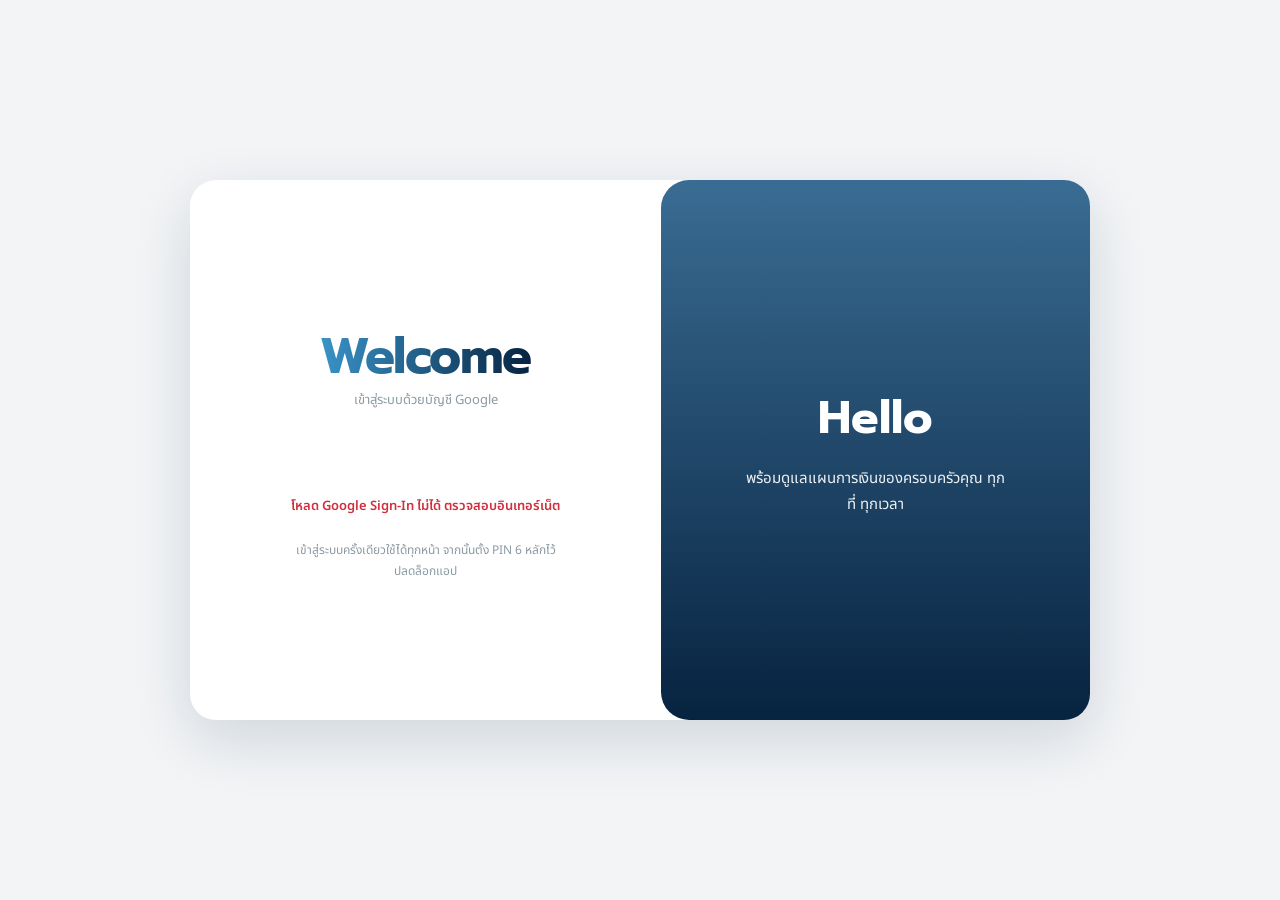
<file: profile/index.html>
<!DOCTYPE html>
<html lang="th">
<head>
<meta charset="UTF-8">
<meta name="viewport" content="width=device-width, initial-scale=1, viewport-fit=cover">
<title>โปรไฟล์ครอบครัว — My Family Funds</title>
<meta name="theme-color" content="#072340">
<link rel="preconnect" href="https://fonts.googleapis.com">
<link href="https://fonts.googleapis.com/css2?family=Prompt:wght@500;600;700&family=Noto+Sans+Thai:wght@400;500;600;700&display=swap" rel="stylesheet">
<link rel="stylesheet" href="../shell.css">
<script src="../data-safety.js"></script>
<script src="https://accounts.google.com/gsi/client" async defer></script>
<script src="../themes.js"></script>
</head>
<body>

<div class="mff-app" style="padding-bottom:20px">

  <div class="mff-hero-wrap" style="padding-bottom:20px;border-radius:0 0 28px 28px">
    <div class="mff-topbar">
      <a class="back" href="../index.html">
        <svg viewBox="0 0 24 24" fill="none" stroke="currentColor" stroke-width="2.2"><path d="M15 5 8 12l7 7"/></svg>
        หน้าแรก
      </a>
      <span></span>
    </div>
    <div class="mff-hero" style="padding-top:0">
      <p class="eyebrow" style="margin-bottom:2px">โปรไฟล์ครอบครัว</p>
      <h1 style="font-size:17.5px;white-space:nowrap">ข้อมูลสมาชิกในครอบครัว</h1>
    </div>
  </div>

  <div id="connectBanner"></div>

  <div id="viewRoot"></div>

</div>

<!-- hidden file input for photo picking, shared by add/edit -->
<input type="file" id="photoInput" accept="image/*" style="display:none">

<script src="../config.js"></script>
<script src="../admin-login.js"></script>
<script src="../portfolio/auth-open.js"></script>
<script>
(function(){
'use strict';

/* ===================== Google Sheets sync (same pattern & same
   Client ID / Spreadsheet ID as the Portfolio module — only adds a
   separate "Profiles" tab, never touches Funds/FundMaster/etc.) ===================== */
const SHEETS_SCOPE='https://www.googleapis.com/auth/spreadsheets';
const CACHE_KEY='mff_profiles_cache_v1';
const TAB='Profiles';
const HEADERS=['ID','Photo','FirstName','LastName','BloodGroup','Address','Email','Phone','CreatedAt','UpdatedAt','Relation','BankAccounts','IDCard','Documents'];

let sheetsToken=null, sheetsTokenExpiresAt=0;
let sheetId=localStorage.getItem('google_sheet_id')||'';
let sheetsClient=null;
let people=[]; // in-memory list of profile records
let view={mode:'list', id:null, editing:false}; // 'list' | 'detail'

function getGoogleClientId(){return localStorage.getItem('google_client_id')||'';}
function sheetHeaders(extra){return Object.assign({'Authorization':'Bearer '+sheetsToken},extra||{});}

function ensureSheetsClient(cid){
  if(!window.google?.accounts?.oauth2){toast('Google API ยังโหลดไม่เสร็จ ลองใหม่อีกครั้ง');return null;}
  if(!sheetsClient||sheetsClient._cid!==cid){
    sheetsClient=google.accounts.oauth2.initTokenClient({client_id:cid,scope:SHEETS_SCOPE,callback:async r=>{
      if(r.error){toast('เชื่อมต่อ Google Sheets ไม่สำเร็จ');return;}if(!google.accounts.oauth2.hasGrantedAllScopes(r,'https://www.googleapis.com/auth/spreadsheets')){toast('ยังไม่ได้ติ๊กสิทธิ์ Google Sheets — กรุณาเชื่อมต่อใหม่และอนุญาตทุกช่อง');return;}
      sheetsToken=r.access_token;
      sheetsTokenExpiresAt=Date.now()+Math.max(60,(Number(r.expires_in)||3600)-60)*1000;
      window.MFFGoogleSession?.saveSheetsToken(sheetsToken,sheetsTokenExpiresAt);
      localStorage.setItem('google_sheets_connected','1');
      renderConnectBanner();
      if(sheetsClient._mffResolve){const rr=sheetsClient._mffResolve;sheetsClient._mffResolve=null;rr(true);}
      render();
      toast('เชื่อมต่อ Google Sheets แล้ว • ยังไม่ดึงข้อมูลอัตโนมัติ');
    }});
    sheetsClient._cid=cid;
  }
  return sheetsClient;
}

async function ensureSheetsAccess(interactive=true){
  if(sheetsToken && Date.now()<sheetsTokenExpiresAt) return true;
  const cached=window.MFFGoogleSession?.getSheetsToken();
  if(cached?.token){ sheetsToken=cached.token; sheetsTokenExpiresAt=cached.expiresAt; return true; }
  if(!interactive) return false;
  const cid=getGoogleClientId(); if(!cid||!sheetId) return false;
  const c=ensureSheetsClient(cid); if(!c) return false;
  // No silent OAuth here: navigation/module load must never trigger Google authorization.
  // If the session token is absent/expired, the user must explicitly reconnect from Settings.
  return false;
}

async function sheetsApi(url,opts={}){
  if(!sheetsToken) throw new Error('Google Sheets ยังไม่ได้รับสิทธิ์');
  const r=await fetch(url,Object.assign({headers:sheetHeaders({'Content-Type':'application/json'})},opts));
  if(r.status===401||r.status===403){localStorage.removeItem('google_sheets_connected');window.MFFGoogleSession?.clearSheetsToken();sheetsToken=null;throw new Error('สิทธิ์หมดอายุ กรุณาเชื่อมต่อใหม่');}
  if(!r.ok)throw new Error(await r.text());
  return r.json();
}

// Only ever ADDS the "Profiles" tab if missing. Never touches the other
// tabs (Funds/FundMaster/PlanMaster/Investments/MarketWatch) used by Portfolio.
async function ensureProfilesTab(){
  const meta=await sheetsApi(`https://sheets.googleapis.com/v4/spreadsheets/${encodeURIComponent(sheetId)}?fields=sheets.properties`);
  const titles=(meta.sheets||[]).map(s=>s.properties.title);
  if(!titles.includes(TAB)){
    await sheetsApi(`https://sheets.googleapis.com/v4/spreadsheets/${encodeURIComponent(sheetId)}:batchUpdate`,{method:'POST',body:JSON.stringify({requests:[{addSheet:{properties:{title:TAB}}}]})});
    await sheetsApi(`https://sheets.googleapis.com/v4/spreadsheets/${encodeURIComponent(sheetId)}/values/${TAB}!A1?valueInputOption=USER_ENTERED`,{method:'PUT',body:JSON.stringify({range:`${TAB}!A1`,majorDimension:'ROWS',values:[HEADERS]})});
  }
}

function mergeById(localList, remoteList){
  const map=new Map();
  remoteList.forEach(r=>map.set(r.id, r));
  localList.forEach(l=>{
    const r=map.get(l.id);
    if(!r){ map.set(l.id, l); return; }
    const lt=Date.parse(l.updatedAt)||0, rt=Date.parse(r.updatedAt)||0;
    map.set(l.id, lt>rt ? l : r);
  });
  return Array.from(map.values());
}
async function pullProfiles(force){
  const j=await sheetsApi(`https://sheets.googleapis.com/v4/spreadsheets/${encodeURIComponent(sheetId)}/values/${TAB}!A:N`);
  const rows=(j.values||[]).slice(1);
  const remote=rows.filter(r=>r[0]).map(r=>({
    id:r[0], photo:r[1]||'', firstName:r[2]||'', lastName:r[3]||'', bloodGroup:r[4]||'',
    address:r[5]||'', email:r[6]||'', phone:r[7]||'', createdAt:r[8]||'', updatedAt:r[9]||'',
    relation:r[10]||'', bankAccounts: parseBankAccounts(r[11]), idCard:r[12]||'', documents: parseDocs(r[13])
  }));
  if(force){ people=remote; saveCache(); return; }
  const merged=mergeById(people, remote);
  const needsPushBack = JSON.stringify(merged.slice().sort((a,b)=>a.id<b.id?-1:1)) !== JSON.stringify(remote.slice().sort((a,b)=>a.id<b.id?-1:1));
  people=merged;
  saveCache();
  if(needsPushBack) await pushProfiles();
}

function parseBankAccounts(raw){
  if(!raw) return [];
  try{ const arr=JSON.parse(raw); return Array.isArray(arr)?arr:[]; }catch(e){ return []; }
}
// Google Sheets (valueInputOption=USER_ENTERED) parses plain digit strings as numbers and
// strips leading zeros (e.g. เบอร์โทร "081234..." -> 81234...) or mangles long ID numbers.
// Prefixing with a leading apostrophe forces the cell to stay literal text; the apostrophe
// itself is never stored/returned by the API, it's purely an input-time formatting hint.
function parseDocs(raw){
  try{ const a=JSON.parse(raw||'[]'); return Array.isArray(a)?a.filter(d=>d&&(d.type||d.number||d.expiry)).map(d=>({type:d.type||'',number:d.number||'',expiry:d.expiry||''})):[]; }catch(e){ return []; }
}
function forceTextCell(v){ return v ? ("'"+v) : ''; }

async function pushProfiles(){
  const values=[HEADERS].concat(people.map(p=>[p.id,p.photo,p.firstName,p.lastName,p.bloodGroup,p.address,p.email,forceTextCell(p.phone),p.createdAt,p.updatedAt,p.relation||'',JSON.stringify(p.bankAccounts||[]),forceTextCell(p.idCard),JSON.stringify(p.documents||[])]));
  await ensureProfilesTab();
  await sheetsApi(`https://sheets.googleapis.com/v4/spreadsheets/${encodeURIComponent(sheetId)}/values/${TAB}!A:N:clear`,{method:'POST',body:'{}'});
  await sheetsApi(`https://sheets.googleapis.com/v4/spreadsheets/${encodeURIComponent(sheetId)}/values/${TAB}!A1?valueInputOption=USER_ENTERED`,{method:'PUT',body:JSON.stringify({range:`${TAB}!A1`,majorDimension:'ROWS',values})});
}

async function syncSave(){
  saveCache();
  try{ localStorage.setItem('mff_sync_dirty_v1_profile','1'); }catch(e){}
  toast('บันทึกในเครื่องแล้ว • กด Smart Sync ที่ Settings เพื่อซิงก์ Google Sheets');
}

/* ===================== local cache (works instantly + offline) ===================== */
function saveCache(){ try{ localStorage.setItem(CACHE_KEY, JSON.stringify(people)); }catch(e){} }
function loadCache(){ try{ const raw=localStorage.getItem(CACHE_KEY); if(raw) people=JSON.parse(raw); }catch(e){} }

/* ===================== connect banner ===================== */
function renderConnectBanner(){
  const el=document.getElementById('connectBanner');
  const connected = sheetsToken || (localStorage.getItem('google_sheets_connected')==='1' && sheetId);
  if(!connected){
    el.innerHTML=`
      <div class="mff-banner">
        <div><b>ยังไม่เชื่อมต่อ Google Sheets</b>ข้อมูลจะบันทึกในเครื่องนี้เท่านั้นจนกว่าจะเชื่อมต่อ</div>
        <button id="connectBtn" type="button">เชื่อมต่อ</button>
      </div>`;
    document.getElementById('connectBtn').onclick=openConnectForm;
    return;
  }
  const lastSync=localStorage.getItem('sheet_last_sync_profile');
  el.innerHTML=`
    <div class="mff-sync-bar">
      <div class="mff-sync-bar-status">☁️ เชื่อมต่อ Google Sheets แล้ว${lastSync?(' • ซิงก์ล่าสุด '+esc(lastSync)):''}</div>
      <div class="mff-sync-bar-actions">
        <a href="../settings/index.html" class="mff-sync-bar-btn" style="text-decoration:none;display:inline-block">จัดการซิงก์ที่ Setting</a>
      </div>
    </div>`;
}
function openConnectForm(){
  const cid=localStorage.getItem('google_client_id')||'';
  const sid=sheetId||'';
  const html=`
    <div class="mff-field-row"><div class="lbl">Client ID</div><input id="cfCid" value="${esc(cid)}" placeholder="วาง Google OAuth Client ID"></div>
    <div class="mff-field-row"><div class="lbl">Sheet ID</div><input id="cfSid" value="${esc(sid)}" placeholder="ใช้ Spreadsheet ID เดียวกับ My Portfolio"></div>
    <p style="font-size:11.5px;color:var(--ink-soft);padding:0 0 6px">ใช้ Client ID / Sheet ID ชุดเดียวกับที่ตั้งค่าไว้ในโมดูล My Portfolio ได้เลย ข้อมูลจะไปรวมในสเปรดชีตเดียวกัน คนละแท็บ (Profiles) ไม่ทับข้อมูลกองทุน</p>
  `;
  modal('เชื่อมต่อ Google Sheets', html, [
    {label:'ยกเลิก', ghost:true, onClick:closeModal},
    {label:'เชื่อมต่อ', onClick:async()=>{
      const cid=document.getElementById('cfCid').value.trim();
      const sid=document.getElementById('cfSid').value.trim();
      if(!cid||!sid){ toast('กรุณากรอกให้ครบ'); return; }
      localStorage.setItem('google_client_id',cid);
      sheetId=sid; localStorage.setItem('google_sheet_id',sid);
      closeModal();
      const c=ensureSheetsClient(cid);
      if(c) c.requestAccessToken({prompt:'consent'});
    }}
  ]);
}

/* ===================== tiny modal helper ===================== */
function modal(title, bodyHtml, buttons){
  closeModal();
  const d=document.createElement('div');
  d.id='mffModal';
  d.style.cssText='position:fixed;inset:0;z-index:5000;background:rgba(20,33,29,.45);display:flex;align-items:flex-end;justify-content:center';
  d.innerHTML=`<div style="width:100%;max-width:460px;background:var(--bg);border-radius:22px 22px 0 0;padding:20px 20px calc(20px + env(safe-area-inset-bottom,0px))">
    <h3 style="margin:0 0 14px;font-size:17px">${esc(title)}</h3>
    <div>${bodyHtml}</div>
    <div style="display:flex;gap:10px;margin-top:16px" id="mffModalBtns"></div>
  </div>`;
  document.body.appendChild(d);
  const btnWrap=document.getElementById('mffModalBtns');
  buttons.forEach(b=>{
    const btn=document.createElement('button');
    btn.className='mff-btn '+(b.ghost?'mff-btn-ghost':'mff-btn-primary');
    btn.textContent=b.label;
    btn.onclick=b.onClick;
    btnWrap.appendChild(btn);
  });
  d.addEventListener('click',e=>{ if(e.target===d) closeModal(); });
}
function closeModal(){ document.getElementById('mffModal')?.remove(); }

/* ===================== helpers ===================== */
function esc(s){return String(s??'').replace(/[&<>'"]/g,c=>({'&':'&amp;','<':'&lt;','>':'&gt;',"'":'&#39;','"':'&quot;'}[c]));}
function uuid(){return 'p_'+Date.now().toString(36)+'_'+Math.random().toString(36).slice(2,9);}
function toast(msg){
  let t=document.getElementById('mffToast');
  if(!t){ t=document.createElement('div'); t.id='mffToast';
    t.style.cssText='position:fixed;left:50%;bottom:120px;transform:translateX(-50%);background:#14211D;color:#fff;padding:10px 16px;border-radius:999px;font-size:12.5px;z-index:6000;opacity:0;transition:opacity .2s;max-width:85vw;text-align:center';
    document.body.appendChild(t);
  }
  t.textContent=msg; t.style.opacity='1';
  clearTimeout(toast._tm); toast._tm=setTimeout(()=>{t.style.opacity='0';},2600);
}
function personIcon(){return `<svg viewBox="0 0 24 24" fill="none" stroke="currentColor" stroke-width="1.8"><circle cx="12" cy="8" r="4"/><path d="M4 20c0-4 3.6-6 8-6s8 2 8 6"/></svg>`;}

// Resize + compress a picked photo client-side so it fits comfortably
// inside a single Google Sheets cell (limit ~50,000 characters).
function readAndResizeImage(file){
  return new Promise((resolve,reject)=>{
    const reader=new FileReader();
    reader.onload=()=>{
      const img=new Image();
      img.onload=()=>{
        const maxDim=320;
        let w=img.width, h=img.height;
        if(w>h && w>maxDim){ h=Math.round(h*maxDim/w); w=maxDim; }
        else if(h>=w && h>maxDim){ w=Math.round(w*maxDim/h); h=maxDim; }
        const canvas=document.createElement('canvas');
        canvas.width=w; canvas.height=h;
        canvas.getContext('2d').drawImage(img,0,0,w,h);
        resolve(canvas.toDataURL('image/jpeg',0.72));
      };
      img.onerror=reject;
      img.src=reader.result;
    };
    reader.onerror=reject;
    reader.readAsDataURL(file);
  });
}

/* ===================== rendering ===================== */
function render(){
  const root=document.getElementById('viewRoot');
  if(view.mode==='detail'){
    root.innerHTML=renderDetail(people.find(p=>p.id===view.id) || null);
    wireDetail();
  } else {
    root.innerHTML=renderList();
    wireList();
  }
}

function renderList(){
  if(!people.length){
    return `
      <div class="mff-empty">
        ${personIcon().replace('width:24px','width:52px')}
        <div>ยังไม่มีข้อมูลสมาชิกในครอบครัว<br>กดปุ่ม + ด้านล่างเพื่อเพิ่มคนแรก</div>
      </div>
      <button class="mff-fab" id="addBtn" aria-label="เพิ่มสมาชิก" title="เพิ่มสมาชิก">
        <svg viewBox="0 0 24 24" fill="none" stroke="currentColor" stroke-width="2.4"><path d="M12 5v14M5 12h14"/></svg>
      </button>`;
  }
  const cards=people.map(p=>`
    <div class="mff-person-card" data-id="${esc(p.id)}">
      ${p.photo?`<img class="mff-person-photo" src="${p.photo}" alt="">`:`<div class="mff-person-photo">${personIcon()}</div>`}
      <h4>${esc(p.firstName)} ${esc(p.lastName)}</h4>
      <div class="mff-person-meta">
        ${p.relation?`<span class="mff-chip">${esc(p.relation)}</span>`:''}
        ${p.bloodGroup?`<span class="mff-chip">กรุ๊ป ${esc(p.bloodGroup)}</span>`:''}
      </div>
    </div>`).join('');
  return `
    <div class="mff-list-wrap">
      <div class="mff-people-grid">${cards}</div>
    </div>
    <button class="mff-fab" id="addBtn" aria-label="เพิ่มสมาชิก" title="เพิ่มสมาชิก">
      <svg viewBox="0 0 24 24" fill="none" stroke="currentColor" stroke-width="2.4"><path d="M12 5v14M5 12h14"/></svg>
    </button>`;
}

const BLOOD_OPTIONS=['','A','B','AB','O','ไม่ทราบ'];
const RELATION_OPTIONS=['','พ่อ','แม่','สามี','ภรรยา','ปู่','ย่า','ตา','ยาย','ลุง','ป้า','น้า','อา','พี่ชาย','พี่สาว','น้องชาย','น้องสาว','ลูกชาย','ลูกสาว','หลาน','เหลน','ญาติ','อื่นๆ'];
const BANK_OPTIONS=['','ธนาคารกรุงเทพ','ธนาคารกสิกรไทย','ธนาคารไทยพาณิชย์','ธนาคารกรุงไทย','ธนาคารกรุงศรีอยุธยา','ธนาคารทหารไทยธนชาต (ttb)','ธนาคารออมสิน','ธ.ก.ส.','ธนาคารอาคารสงเคราะห์','ธนาคารซีไอเอ็มบีไทย','ธนาคารยูโอบี','ธนาคารแลนด์ แอนด์ เฮ้าส์','ธนาคารเกียรตินาคินภัทร','ธนาคารไอซีบีซี (ไทย)','ธนาคารไทยเครดิต','กองทุนรวม/บลจ.','อื่นๆ'];

function fieldRow(label, key, val, editing, type, opts){
  if(!editing){
    if(!val) return ''; // hide empty fields in read view
    return `<div class="mff-field-row"><div class="lbl">${label}</div><div class="val">${esc(val)}</div></div>`;
  }
  if(type==='textarea'){
    return `<div class="mff-field-row"><div class="lbl">${label}</div><textarea data-field="${key}" rows="2">${esc(val)}</textarea></div>`;
  }
  if(type==='select'){
    const list=opts||[''];
    return `<div class="mff-field-row"><div class="lbl">${label}</div><select data-field="${key}">
      ${list.map(o=>`<option value="${o}" ${o===val?'selected':''}>${o||'— เลือก —'}</option>`).join('')}
    </select></div>`;
  }
  return `<div class="mff-field-row"><div class="lbl">${label}</div><input data-field="${key}" type="${type||'text'}" value="${esc(val)}"></div>`;
}

function renderDetail(p){
  const isNew = !p;
  const editing = view.editing || isNew;
  const rec = p || {id:'', photo:'', firstName:'', lastName:'', relation:'', bloodGroup:'', idCard:'', address:'', email:'', phone:'', bankAccounts:[], documents:[]};

  const photoBlock = rec.photo
    ? `<img class="mff-idcard-photo" src="${rec.photo}" alt="">`
    : `<div class="mff-idcard-photo">${personIcon()}</div>`;

  const nameBlock = editing
    ? `<div style="flex:1;min-width:0;display:flex;flex-direction:column;gap:8px">
         <input data-field="firstName" placeholder="ชื่อ" value="${esc(rec.firstName)}" style="width:100%;min-width:0;border:1px solid var(--line);border-radius:10px;padding:8px 10px;font-size:16px">
         <input data-field="lastName" placeholder="นามสกุล" value="${esc(rec.lastName)}" style="width:100%;min-width:0;border:1px solid var(--line);border-radius:10px;padding:8px 10px;font-size:16px">
       </div>`
    : `<div class="mff-idcard-name"><h2>${esc(rec.firstName)} ${esc(rec.lastName)}</h2><div class="sub">${esc(rec.relation)||'สมาชิกในครอบครัว'}</div></div>`;

  const fields = [
    fieldRow('ID (หมายเลขบัตรประชาชน)','idCard',rec.idCard,editing,'text'),
    fieldRow('สถานะ','relation',rec.relation,editing,'select',RELATION_OPTIONS),
    fieldRow('กรุ๊ปเลือด','bloodGroup',rec.bloodGroup,editing,'select',BLOOD_OPTIONS),
    fieldRow('ที่อยู่','address',rec.address,editing,'textarea'),
    fieldRow('Email','email',rec.email,editing,'email'),
    fieldRow('เบอร์โทร','phone',rec.phone,editing,'tel'),
  ].join('');

  const bankSection = renderBankSection(rec.bankAccounts||[], editing);

  const actions = editing
    ? `<div class="mff-detail-actions">
         <button class="mff-btn mff-btn-ghost" id="cancelBtn">ยกเลิก</button>
         <button class="mff-btn mff-btn-primary" id="saveBtn">บันทึก</button>
       </div>
       ${!isNew?`<button class="mff-btn-danger-text" id="deleteBtn">ลบสมาชิกคนนี้</button>`:''}`
    : `<div class="mff-detail-actions">
         <button class="mff-btn mff-btn-primary" id="editBtn">แก้ไขข้อมูล</button>
       </div>`;

  return `
    <div class="mff-back-row">
      <a href="#" id="backToList">
        <svg viewBox="0 0 24 24" fill="none" stroke="currentColor" stroke-width="2.2"><path d="M15 5 8 12l7 7"/></svg>
        รายชื่อสมาชิก
      </a>
    </div>
    <div class="mff-idcard" style="margin-top:14px" data-id="${esc(rec.id)}">
      <div class="mff-idcard-top">
        <div class="mff-idcard-photo-wrap">
          ${photoBlock}
          ${editing?`<div class="mff-photo-edit-btn" id="photoEditBtn"><svg viewBox="0 0 24 24" fill="none" stroke="currentColor" stroke-width="2"><path d="M4 7h3l2-2h6l2 2h3v12H4z"/><circle cx="12" cy="13" r="3.5"/></svg></div>`:''}
        </div>
        ${nameBlock}
      </div>
      ${fields || (editing?'':'<div style="font-size:12.5px;color:var(--ink-faint)">ยังไม่มีรายละเอียดเพิ่มเติม</div>')}
      ${bankSection}
      ${renderDocsSection(rec.documents||[], editing)}
    </div>
    ${actions}
  `;
}

function bankRowHtml(b){
  b=b||{bank:'',number:''};
  return `
    <div class="mff-bank-row">
      <select class="bank-select">
        ${BANK_OPTIONS.map(o=>`<option value="${o}" ${o===b.bank?'selected':''}>${o||'— เลือกธนาคาร —'}</option>`).join('')}
      </select>
      <input class="bank-number" type="text" inputmode="numeric" placeholder="เลขบัญชี" value="${esc(b.number)}">
      <button type="button" class="bank-remove" aria-label="ลบบัญชีนี้">×</button>
    </div>`;
}


/* ===================== เอกสารและวันหมดอายุ ===================== */
const DOC_TYPES=['','บัตรประชาชน','พาสปอร์ต','ใบขับขี่','ประกันชีวิต','ประกันสุขภาพ','ประกันรถยนต์','ภาษีรถ / พ.ร.บ.','วีซ่า','อื่นๆ'];
const TH_MON=['ม.ค.','ก.พ.','มี.ค.','เม.ย.','พ.ค.','มิ.ย.','ก.ค.','ส.ค.','ก.ย.','ต.ค.','พ.ย.','ธ.ค.'];
function docDays(iso){
  const m=/^(\d{4})-(\d{2})-(\d{2})$/.exec(iso||''); if(!m) return null;
  const d=new Date(+m[1],+m[2]-1,+m[3]), n=new Date(); n.setHours(0,0,0,0);
  return Math.round((d-n)/86400000);
}
function fmtDocDate(iso){
  const m=/^(\d{4})-(\d{2})-(\d{2})$/.exec(iso||''); if(!m) return '';
  return (+m[3])+' '+TH_MON[+m[2]-1]+' '+(+m[1]+543);
}
function docChip(iso){
  const d=docDays(iso); if(d===null) return '';
  if(d<0) return `<span class="mfd-chip exp">หมดอายุแล้ว ${Math.abs(d)} วัน</span>`;
  if(d===0) return '<span class="mfd-chip exp">หมดอายุวันนี้</span>';
  if(d<=30) return `<span class="mfd-chip exp">อีก ${d} วัน</span>`;
  if(d<=90) return `<span class="mfd-chip warn">อีก ${d} วัน</span>`;
  return `<span class="mfd-chip ok">อีก ${d} วัน</span>`;
}
function docRowHtml(d){
  d=d||{type:'',number:'',expiry:''};
  return `
    <div class="mfd-row">
      <div class="mfd-top">
        <select class="mfd-type" aria-label="ประเภทเอกสาร">${DOC_TYPES.map(o=>`<option value="${o}" ${o===d.type?'selected':''}>${o||'— เลือกประเภทเอกสาร —'}</option>`).join('')}</select>
        <button type="button" class="mfd-remove" aria-label="ลบเอกสารนี้">×</button>
      </div>
      <div class="mfd-bottom">
        <input class="mfd-num" type="text" placeholder="เลขที่ / รายละเอียด" value="${esc(d.number)}">
        <label class="mfd-datelab"><span>วันหมดอายุ</span><input class="mfd-exp" type="date" value="${esc(d.expiry)}"></label>
      </div>
    </div>`;
}
function renderDocsSection(docs, editing){
  if(!editing){
    if(!docs.length) return '';
    const sorted=docs.slice().sort((a,b)=>String(a.expiry||'9999').localeCompare(String(b.expiry||'9999')));
    return `
      <div class="mfd-sec">
        <div class="lbl">เอกสารและวันหมดอายุ</div>
        ${sorted.map(d=>`<div class="mfd-view"><div style="min-width:0"><div class="mfd-vt">${esc(d.type)||'เอกสาร'}</div>${d.number?`<div class="mfd-vn">${esc(d.number)}</div>`:''}</div><div class="mfd-vr">${d.expiry?`<div class="mfd-vd">${esc(fmtDocDate(d.expiry))}</div>${docChip(d.expiry)}`:'<span class="mfd-vn">ไม่ระบุวันหมดอายุ</span>'}</div></div>`).join('')}
      </div>`;
  }
  return `
    <div class="mfd-sec">
      <div class="lbl">เอกสารและวันหมดอายุ</div>
      <div id="docRows">${docs.map(docRowHtml).join('')}</div>
      <button type="button" class="mff-bank-add-btn" id="addDocBtn">+ เพิ่มเอกสาร</button>
    </div>`;
}

function renderBankSection(accounts, editing){
  if(!editing){
    if(!accounts.length) return '';
    return `
      <div class="mff-bank-section">
        <div class="lbl">บัญชีเงินฝาก กองทุนฯ</div>
        ${accounts.map(a=>`<div class="mff-bank-view-row"><span class="bname">${esc(a.bank)||'—'}</span><span class="bnum">${esc(a.number)||'—'}</span></div>`).join('')}
      </div>`;
  }
  const rows = accounts.length ? accounts : [{bank:'',number:''}];
  return `
    <div class="mff-bank-section">
      <div class="lbl">บัญชีเงินฝาก กองทุนฯ</div>
      <div id="bankRows">${rows.map(bankRowHtml).join('')}</div>
      <button type="button" class="mff-bank-add-btn" id="addBankBtn">+ เพิ่มบัญชี</button>
    </div>`;
}

/* ===================== event wiring ===================== */
function wireList(){
  document.getElementById('addBtn')?.addEventListener('click',()=>{
    view={mode:'detail', id:null, editing:true};
    render();
  });
  document.querySelectorAll('.mff-person-card').forEach(card=>{
    card.addEventListener('click',()=>{
      view={mode:'detail', id:card.dataset.id, editing:false};
      render();
    });
  });
}

function wireDetail(){
  document.getElementById('backToList')?.addEventListener('click',e=>{
    e.preventDefault();
    view={mode:'list', id:null, editing:false};
    render();
  });
  document.getElementById('editBtn')?.addEventListener('click',()=>{
    view.editing=true; render();
  });
  document.getElementById('cancelBtn')?.addEventListener('click',()=>{
    if(!view.id){ view={mode:'list', id:null, editing:false}; }
    else { view.editing=false; }
    render();
  });
  document.getElementById('deleteBtn')?.addEventListener('click',()=>{
    const p=people.find(x=>x.id===view.id);
    if(!p) return;
    modal('ลบสมาชิกคนนี้?', `<p style="font-size:13.5px;color:var(--ink-soft);margin:0">ต้องการลบข้อมูลของ <b>${esc(p.firstName)} ${esc(p.lastName)}</b> ใช่หรือไม่ การลบไม่สามารถย้อนกลับได้</p>`, [
      {label:'ยกเลิก', ghost:true, onClick:closeModal},
      {label:'ลบ', onClick:async()=>{
        people=people.filter(x=>x.id!==p.id);
        closeModal();
        view={mode:'list', id:null, editing:false};
        render();
        await syncSave();
      }}
    ]);
  });
  document.getElementById('photoEditBtn')?.addEventListener('click',()=>{
    const input=document.getElementById('photoInput');
    input.onchange=async()=>{
      const file=input.files[0]; if(!file) return;
      try{
        const dataUrl=await readAndResizeImage(file);
        const wrap=document.querySelector('.mff-idcard-photo-wrap');
        let img=wrap.querySelector('img.mff-idcard-photo');
        if(!img){ wrap.querySelector('.mff-idcard-photo')?.remove(); img=document.createElement('img'); img.className='mff-idcard-photo'; wrap.prepend(img); }
        img.src=dataUrl;
        wrap.dataset.pendingPhoto=dataUrl;
      }catch(e){ toast('อ่านรูปไม่สำเร็จ ลองรูปอื่น'); }
      input.value='';
    };
    input.click();
  });
  document.getElementById('addBankBtn')?.addEventListener('click',()=>{
    const wrap=document.getElementById('bankRows');
    wrap.insertAdjacentHTML('beforeend', bankRowHtml({bank:'',number:''}));
  });
  document.getElementById('bankRows')?.addEventListener('click',e=>{
    const btn=e.target.closest('.bank-remove');
    if(!btn) return;
    const rows=document.querySelectorAll('#bankRows .mff-bank-row');
    if(rows.length<=1){ btn.closest('.mff-bank-row').querySelectorAll('select,input').forEach(el=>el.value=''); return; }
    btn.closest('.mff-bank-row').remove();
  });
  document.getElementById('addDocBtn')?.addEventListener('click',()=>{
    document.getElementById('docRows').insertAdjacentHTML('beforeend', docRowHtml());
  });
  document.getElementById('docRows')?.addEventListener('click',e=>{
    const btn=e.target.closest('.mfd-remove'); if(btn) btn.closest('.mfd-row').remove();
  });
  document.getElementById('saveBtn')?.addEventListener('click', async()=>{
    const card=document.querySelector('.mff-idcard');
    const get=k=>card.querySelector(`[data-field="${k}"]`)?.value?.trim()||'';
    const firstName=get('firstName'), lastName=get('lastName');
    if(!firstName){ toast('กรุณากรอกชื่ออย่างน้อย'); return; }
    const now=new Date().toISOString();
    const pendingPhoto=document.querySelector('.mff-idcard-photo-wrap')?.dataset.pendingPhoto;
    const bankAccounts=Array.from(card.querySelectorAll('#bankRows .mff-bank-row')).map(row=>({
      bank: row.querySelector('.bank-select').value,
      number: row.querySelector('.bank-number').value.trim()
    })).filter(b=>b.bank||b.number);

    let p=people.find(x=>x.id===view.id);
    if(!p){
      p={id:uuid(), photo:'', createdAt:now};
      people.push(p);
      view.id=p.id;
    }
    p.firstName=firstName; p.lastName=lastName;
    p.relation=get('relation');
    p.bloodGroup=get('bloodGroup'); p.address=get('address');
    p.email=get('email'); p.phone=get('phone'); p.idCard=get('idCard');
    p.bankAccounts=bankAccounts;
    p.documents=Array.from(card.querySelectorAll('#docRows .mfd-row')).map(row=>({
      type: row.querySelector('.mfd-type').value,
      number: row.querySelector('.mfd-num').value.trim(),
      expiry: row.querySelector('.mfd-exp').value
    })).filter(d=>d.type||d.number||d.expiry);
    p.updatedAt=now;
    if(pendingPhoto) p.photo=pendingPhoto;

    view.editing=false;
    render();
    await syncSave();
  });
}

/* ===================== boot ===================== */
loadCache();
renderConnectBanner();
render();

window.addEventListener('load', async ()=>{
  // Google is not contacted automatically when opening a module. Use Smart Sync in Settings.
});

})();
</script>


<script id="mff-module-ready-v14">
(function(){const p=new URLSearchParams(location.search);if(p.get('audit')!=='1')return;setTimeout(function(){if(!window.parent||window.parent===window)return;try{window.parent.postMessage({type:'MFF_MODULE_READY',module:'My Profile',version:'V14',detail:'ระบบโมดูลและ Google Sheets adapter พร้อม'},window.location.origin)}catch(e){}},80)})();
</script>

</body>
</html>
</file>
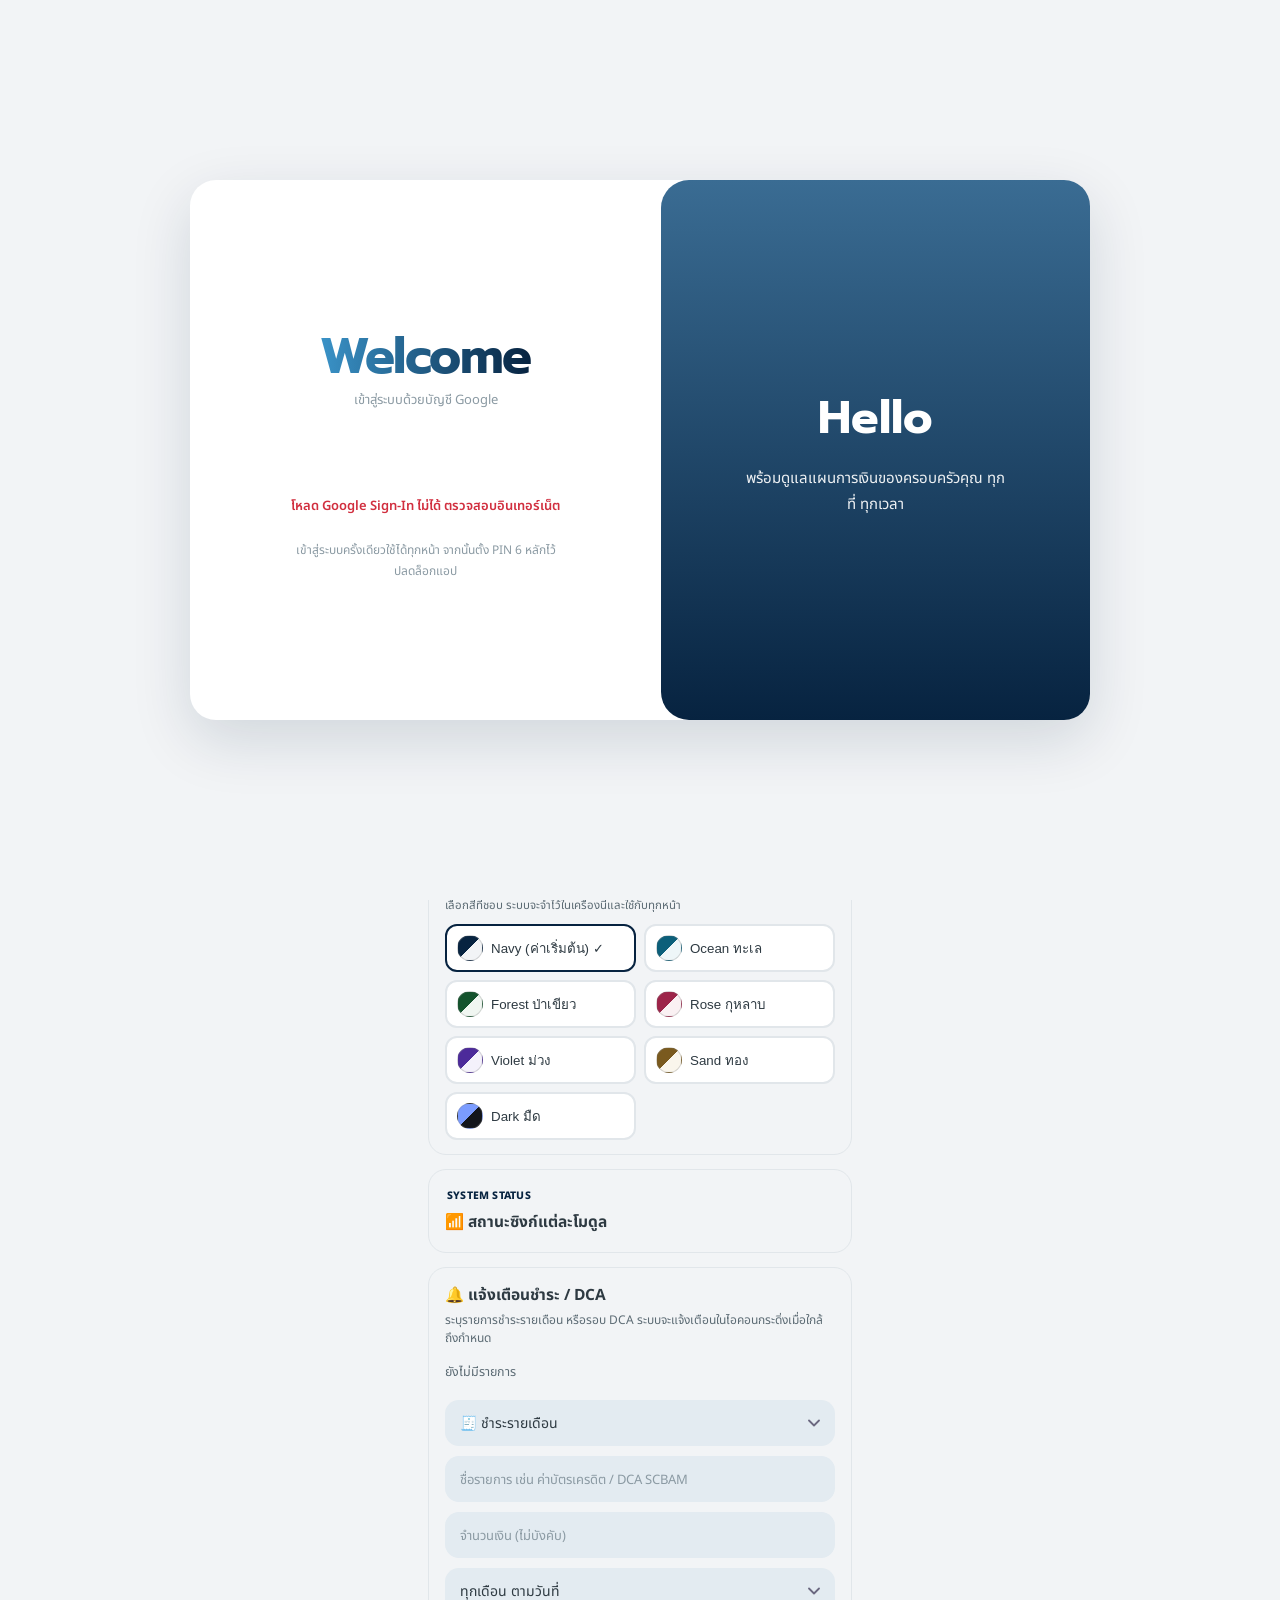
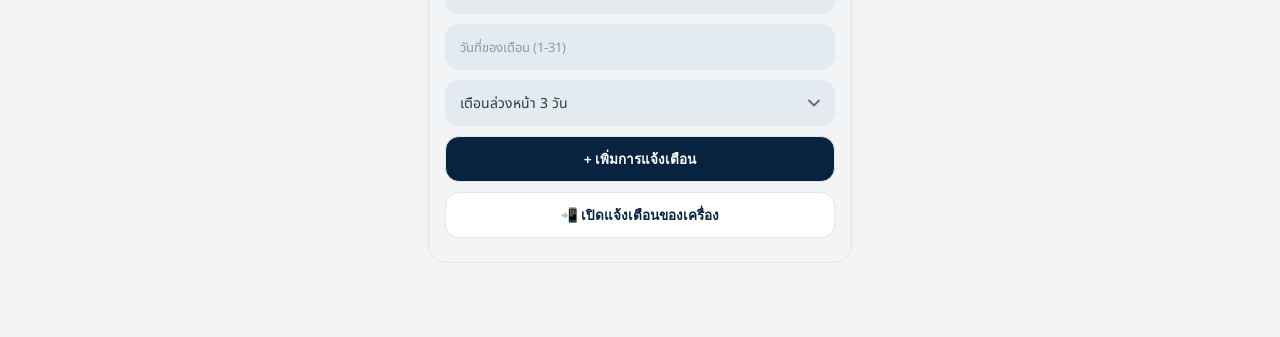
<file: settings/index.html>
<!DOCTYPE html>
<html lang="th">
<head>
<meta charset="UTF-8">
<meta name="viewport" content="width=device-width, initial-scale=1, viewport-fit=cover">
<title>Setting — My Family Funds</title>
<meta name="theme-color" content="#072340">
<link rel="preconnect" href="https://fonts.googleapis.com">
<link href="https://fonts.googleapis.com/css2?family=Prompt:wght@500;600;700&family=Noto+Sans+Thai:wght@400;500;600;700&display=swap" rel="stylesheet">
<link rel="stylesheet" href="../shell.css">
<script src="../data-safety.js"></script>
<script src="https://accounts.google.com/gsi/client" async defer></script>
<style>
/* ฟอร์มแจ้งเตือน: ให้หน้าตาเหมือนช่องกรอกอื่นในแอป (มน นุ่ม) */
.mff-rem-form{display:grid;gap:10px;margin-top:12px}
.mff-rem-form input,.mff-rem-form select{
  width:100%;box-sizing:border-box;min-height:46px;padding:0 14px;font-size:14px;font-family:inherit;
  color:var(--ink);background:var(--primary-soft);border:1px solid transparent!important;
  border-radius:14px!important;-webkit-appearance:none;appearance:none;box-shadow:none;
}
.mff-rem-form select{
  padding-right:38px;
  background-image:url("data:image/svg+xml,%3Csvg xmlns='http://www.w3.org/2000/svg' width='12' height='8' viewBox='0 0 12 8'%3E%3Cpath d='M1 1.5l5 5 5-5' fill='none' stroke='%236b6880' stroke-width='1.8' stroke-linecap='round' stroke-linejoin='round'/%3E%3C/svg%3E");
  background-repeat:no-repeat;background-position:right 14px center;
}
.mff-rem-form input::placeholder{color:var(--ink-faint);font-size:13px}
.mff-rem-form input:focus,.mff-rem-form select:focus{
  outline:none;background-color:var(--bg);border-color:var(--primary)!important;box-shadow:0 0 0 3px var(--primary-soft);
}
.mff-rem-form #remEveryBox input{min-width:0}
.mff-rem-form .mff-sync-bar-btn{width:100%;min-height:46px;border-radius:14px;font-size:13.5px}
.mff-rem-form #remAdd{background:var(--primary);color:#fff;border-color:transparent}
.mff-settings-body{padding:16px 18px 40px;max-width:460px;margin:0 auto}
.mff-settings-card{background:var(--bg);box-shadow:var(--shadow-card);border-radius:18px;padding:16px 16px 14px;margin-bottom:14px}
.mff-settings-card h2{margin:0 0 4px;font-size:15.5px;display:flex;align-items:center;gap:7px}
.mff-settings-card .hint{margin:0 0 10px;font-size:11.5px;color:var(--ink-soft);line-height:1.5}
.mff-settings-actions{display:flex;gap:8px;margin-top:10px}
.mff-sync-status{margin-top:10px;font-size:12.5px;line-height:1.7}
.mff-sync-status .ok{color:#1f8a63;font-weight:700}
.mff-sync-status .warn{color:#c0783a;font-weight:700}
.mff-module-row{display:flex;justify-content:space-between;align-items:center;padding:8px 0;border-bottom:1px solid var(--line);font-size:12.5px}
.mff-module-row:last-child{border-bottom:0}
.mff-module-row b{font-weight:700;color:var(--ink)}
.mff-module-row span{color:var(--ink-soft)}
.mff-admin-lock{text-align:center;padding:14px 6px;color:var(--ink-faint);font-size:12.5px}
.mff-sync-module-row{display:flex;align-items:center;justify-content:space-between;gap:8px;padding:10px 0;border-bottom:1px solid var(--line);flex-wrap:wrap}
.mff-sync-module-row:last-child{border-bottom:0}
.mff-sync-module-name{font-size:13px;font-weight:700;flex:1;min-width:110px}
.mff-sync-module-btns{display:flex;gap:6px;flex:none}
.mff-sync-dir-btn{
  border:0;background:var(--bg);color:var(--primary);font-weight:700;font-size:11px;
  border-radius:10px;padding:7px 9px;cursor:pointer;white-space:nowrap;text-decoration:none;display:inline-block;
}
 .mff-sync-all-actions{display:grid;grid-template-columns:1fr 1fr;gap:10px;margin-top:12px}
.mff-sync-all-btn{border:0;border-radius:14px;padding:12px 10px;font-family:inherit;font-size:12.5px;font-weight:700;cursor:pointer;min-height:48px;box-shadow:0 4px 12px rgba(15,91,77,.08)}
.mff-sync-all-btn.pull{background:var(--primary-soft);color:var(--primary)}
.mff-sync-all-btn.push{background:var(--primary);color:#fff}
.mff-sync-all-btn:disabled{opacity:.55;cursor:wait}
.mff-sync-progress{margin-top:12px;padding:10px 11px;background:var(--bg);border-radius:12px}
.mff-sync-progress-head{display:flex;justify-content:space-between;gap:10px;font-size:11.5px;color:var(--ink-soft);margin-bottom:7px}
.mff-sync-progress-bar{height:6px;background:var(--line);border-radius:999px;overflow:hidden}
.mff-sync-progress-bar span{display:block;height:100%;width:0;background:var(--primary);border-radius:999px;transition:width .2s ease}
.mff-sync-safety{margin-top:12px;padding:11px;border:1px solid var(--line);border-radius:14px;background:var(--bg)}
.mff-sync-safety-actions{display:grid;grid-template-columns:1fr 1fr;gap:8px;margin-top:8px}
.mff-sync-history{margin-top:8px;max-height:180px;overflow:auto;font-size:11px;color:var(--ink-soft)}
.mff-sync-history div{padding:6px 0;border-bottom:1px solid var(--line)}
@media(max-width:360px){.mff-sync-safety-actions{grid-template-columns:1fr}}
@media(max-width:360px){.mff-sync-all-actions{grid-template-columns:1fr}.mff-sync-all-btn{min-height:44px}}

.mff-control-strip{margin:14px 18px 0;padding:12px;border:1px solid var(--line);border-radius:18px;background:rgba(255,255,255,.72);box-shadow:var(--shadow-card)}
.mff-control-top{display:flex;align-items:center;justify-content:space-between;gap:10px}
.mff-control-title{font-size:13px;font-weight:800;color:var(--ink)}
.mff-control-sub{font-size:10.5px;color:var(--ink-soft);margin-top:2px}
.mff-online-pill{font-size:10.5px;font-weight:800;padding:5px 9px;border-radius:999px;background:var(--primary-soft);color:var(--primary);white-space:nowrap}
.mff-online-pill.offline{background:#f3e2d5;color:#a65e2e}
.mff-control-grid{display:grid;grid-template-columns:repeat(3,1fr);gap:7px;margin-top:10px}
.mff-control-stat{padding:8px 7px;border-radius:12px;background:var(--bg);text-align:center}
.mff-control-stat b{display:block;font-size:15px;color:var(--ink)}
.mff-control-stat span{font-size:9.5px;color:var(--ink-soft)}
.mff-section-label{font-size:10.5px;font-weight:800;color:var(--primary);letter-spacing:.02em;margin:2px 2px 7px;text-transform:uppercase}
.mff-module-sync-status{font-size:10.5px;color:var(--ink-soft);text-align:right}
.mff-status-chip{display:inline-flex;align-items:center;gap:4px;padding:4px 7px;border-radius:999px;font-size:10px;font-weight:800;background:var(--bg);white-space:nowrap}
.mff-status-chip.ok{background:#dfeee8;color:#1f8a63}.mff-status-chip.pending{background:#f4ead7;color:#a56b2f}.mff-status-chip.neutral{background:var(--bg);color:var(--ink-soft)}
.mff-primary-sync{position:relative;overflow:hidden}
.mff-primary-sync:after{content:'';position:absolute;inset:0;background:linear-gradient(110deg,transparent 20%,rgba(255,255,255,.18) 45%,transparent 70%);transform:translateX(-100%);animation:mffSyncShine 4s infinite}
@keyframes mffSyncShine{55%,100%{transform:translateX(100%)}}
.mff-danger-note{font-size:10.5px;color:var(--ink-faint);line-height:1.45;margin-top:8px}
@media(max-width:360px){.mff-control-grid{grid-template-columns:1fr 1fr}.mff-control-stat:last-child{grid-column:1/-1}}

/* Clean Sync UI — keep diagnostics in code, out of the user's way */
.mff-clean-note{font-size:11px;color:var(--ink-soft);line-height:1.5;margin-top:7px}
.mff-clean-last{margin-top:9px;padding:9px 10px;border:1px solid var(--line);border-radius:12px;background:var(--bg);font-size:11.5px}
.mff-primary-sync:after{display:none!important}
.mff-settings-card,.mff-control-strip,.mff-sync-all-btn,.mff-sync-progress,.mff-sync-safety{box-shadow:none!important}
#mffQueuePanel,#syncHistory{display:none!important}
#advancedGoogleSession,#advancedCache,#advancedBackend{display:none!important}
#btnModuleAudit,#btnSyncPreflight,#btnSyncEngineTest,#btnQueueSafetyTest,#btnFinalLocalCheck,#btnSyncAllPull,#btnSyncAllPush{display:none!important}
#syncAllProgress{margin-top:10px}
.mff-report-status{margin-top:9px;padding:9px 10px;border-radius:12px;background:var(--bg);border:1px solid var(--line);font-size:11.5px;line-height:1.5}

/* ===== compact: System Control + Google Sheets ===== */
.mff-control-strip{margin:8px 14px 0;padding:8px 10px;border-radius:14px}
.mff-control-sub{display:none}
.mff-control-title{font-size:12.5px}
.mff-online-pill{font-size:10px;padding:3px 8px}
.mff-control-top{gap:8px}
.mff-control-grid{grid-template-columns:repeat(3,1fr);gap:5px;margin-top:6px}
.mff-control-stat{padding:4px 4px;border-radius:9px;display:flex;align-items:baseline;justify-content:center;gap:5px;white-space:nowrap}
.mff-control-stat b{display:inline;font-size:13px}.mff-control-stat span{font-size:9.5px}
@media(max-width:360px){.mff-control-grid{grid-template-columns:repeat(3,1fr)}.mff-control-stat:last-child{grid-column:auto}}
#autoSyncRow{margin-top:6px!important;padding-top:6px!important}
#autoSyncRow b{font-size:11.5px!important}
#autoSyncRow>div>div{display:none}
#autoSyncRow .mff-toggle{transform:scale(.8);transform-origin:right center;margin:-4px 0}
.mff-compact{padding:10px 12px!important}
.mff-compact h2{font-size:13.5px!important;margin:0 0 4px!important}
.mff-compact .hint{display:none}
.mff-compact .mff-field-row{padding:3px 0!important;gap:8px;align-items:center;border-bottom:0!important}
.mff-compact .mff-field-row .lbl{width:70px;padding-top:0;font-size:11px}
.mff-compact .mff-field-row input{min-height:34px!important;height:34px;padding:0 10px!important;font-size:13px!important}
.mff-compact .mff-settings-actions{margin-top:6px!important;display:flex;align-items:center;gap:10px}
.mff-compact .mff-btn{min-height:36px!important;height:36px;padding:0 14px!important;font-size:12.5px!important;flex:none;width:auto!important}
.mff-compact .mff-sync-status{margin:0!important;font-size:12px;flex:1}
</style>
<style>
.mff-toggle{
  position:relative!important;width:52px!important;height:32px!important;flex:0 0 52px!important;
  display:block!important;border:0!important;padding:0!important;margin:0!important;
  background:transparent!important;cursor:pointer!important;touch-action:manipulation!important;
  -webkit-tap-highlight-color:transparent!important;pointer-events:auto!important;z-index:30!important;
}
.mff-toggle span{
  position:absolute!important;inset:0!important;display:block!important;border-radius:999px!important;
  background:#cfd8d3!important;transition:.2s!important;box-shadow:inset 0 0 0 1px rgba(0,0,0,.04)!important;
  pointer-events:none!important;
}
.mff-toggle span i{
  position:absolute!important;width:24px!important;height:24px!important;left:4px!important;top:4px!important;
  border-radius:50%!important;background:#fff!important;box-shadow:0 1px 4px rgba(0,0,0,.18)!important;
  transition:.2s!important;pointer-events:none!important;
}
.mff-toggle.on span{background:var(--primary)!important}
.mff-toggle.on span i{transform:translateX(20px)!important}
.mff-auto-sync-row{cursor:pointer;touch-action:manipulation;}
</style>
<script src="../themes.js"></script>
</head>
<body>

<div class="mff-app" style="padding-bottom:20px">

  <div class="mff-hero-wrap" style="padding-bottom:20px;border-radius:0 0 28px 28px">
    <div class="mff-topbar">
      <a class="back" href="../index.html">
        <svg viewBox="0 0 24 24" fill="none" stroke="currentColor" stroke-width="2.2"><path d="M15 5 8 12l7 7"/></svg>
        หน้าแรก
      </a>
      <span></span>
    </div>
    <div class="mff-hero" style="padding-top:0">
      <p class="eyebrow" style="margin-bottom:2px">Setting</p>
      <h1 style="font-size:19px;white-space:nowrap">การเชื่อมต่อ & ซิงก์ข้อมูล</h1>
    </div>
  </div>

  <section class="mff-control-strip" aria-label="สถานะระบบ">
    <div class="mff-control-top">
      <div><div class="mff-control-title">System Control</div><div class="mff-control-sub">ศูนย์ควบคุมข้อมูลของ MyPortfolio</div></div>
      <span id="mffOnlinePill" class="mff-online-pill">● Online</span>
    </div>
    <div class="mff-control-grid">
      <div class="mff-control-stat"><b id="mffStatSynced">0</b><span>ซิงก์แล้ว</span></div>
      <div class="mff-control-stat"><b id="mffStatPending">0</b><span>รอซิงก์</span></div>
      <div class="mff-control-stat"><b id="mffStatLast">—</b><span>ซิงก์ล่าสุด</span></div>
    </div>
    <div id="autoSyncRow" class="mff-auto-sync-row" style="display:flex;align-items:center;justify-content:space-between;gap:10px;margin-top:10px;padding-top:10px;border-top:1px solid rgba(0,0,0,.06)" role="button" tabindex="0" aria-label="เปิดหรือปิด Auto Sync">
      <div><b style="font-size:11.5px">⚡ Auto Sync เมื่อกลับมา Online</b><div style="font-size:10.5px;color:var(--ink-soft);margin-top:2px">ใช้เฉพาะ Google Session ที่ยังใช้งานได้ — ไม่เปิดหน้าขอสิทธิ์เอง</div></div>
      <button id="autoSyncToggle" class="mff-toggle" type="button" role="switch" aria-checked="false" title="เปิด/ปิด Auto Sync"><span id="autoSyncTrack" aria-hidden="true"><i></i></span></button>
    </div>
  </section>

  <div class="mff-settings-body">

    <section class="mff-settings-card mff-compact" id="sheetsCard">
      <h2>🔗 ซิงก์กับ Google Sheets</h2>
      <p class="hint">ใช้ค่าเดียวกันทั้ง 4 โมดูล (My Money, My Portfolio, My Bookshelf, My Profile) — ข้อมูลจะแยกเก็บกันคนละแท็บในสเปรดชีตเดียวกัน</p>
      <div class="mff-field-row"><div class="lbl">Client ID</div><input id="cfgClientId" placeholder="วาง Google OAuth Client ID"></div>
      <div class="mff-field-row"><div class="lbl">Sheet ID</div><input id="cfgSheetId" placeholder="Spreadsheet ID"></div>
      <div class="mff-settings-actions">
        <button id="btnSaveSheets" class="mff-btn mff-btn-primary">บันทึก & เชื่อมต่อ</button>
      </div>
      <div class="mff-sync-status" id="statusSheets"></div>
    </section>

    <section class="mff-settings-card">
      <h2>🔄 ซิงก์ข้อมูลทั้งหมด</h2>
      <p class="hint">กดปุ่มเดียว ระบบจะอ่านข้อมูลล่าสุดจาก Google Sheets, รวมข้อมูลที่ไม่ขัดแย้ง, ป้องกันการทับข้อมูล และตรวจผลหลังซิงก์ให้เอง</p>
      <div class="mff-sync-all-actions">
        <button type="button" class="mff-sync-all-btn push mff-primary-sync" id="btnSmartSync" style="grid-column:1/-1">🔄 ซิงก์ข้อมูลล่าสุด</button>
      </div>
      <div class="mff-clean-note">ไม่ต้องเลือกว่าจะดึงหรือส่งข้อมูล ระบบจัดการให้เองเพื่อป้องกันข้อมูลหาย</div>
      <div class="mff-sync-progress" id="syncAllProgress" hidden>
        <div class="mff-sync-progress-head"><b id="syncAllProgressTitle">กำลังซิงก์…</b><span id="syncAllProgressCount">0/5</span></div>
        <div class="mff-sync-progress-bar"><span id="syncAllProgressBar"></span></div>
      </div>
      <div class="mff-sync-status" id="statusSyncAll"></div>
      <div id="syncModuleRows"></div>
      <div class="mff-sync-safety">
        <b style="font-size:12.5px">🛡️ ความปลอดภัยของข้อมูล</b>
        <div style="font-size:11.5px;color:var(--ink-soft);margin-top:4px">ระบบจะสร้าง Snapshot ก่อน Sync เพื่อให้ย้อนกลับข้อมูลในเครื่องได้ หากเกิดข้อผิดพลาด</div>
        <div class="mff-sync-safety-actions">
          <button type="button" class="mff-sync-all-btn pull" id="btnBackupNow">💾 สำรองข้อมูลในเครื่อง</button>
          <button type="button" class="mff-sync-all-btn push" id="btnRestoreLast">↩️ กู้คืน Snapshot ล่าสุด</button>
        </div>
        <div id="syncSafetyStatus" class="mff-sync-status"></div>
        <div style="margin-top:8px;font-size:11.5px;color:var(--ink-soft)">สถานะข้อมูลในเครื่อง: <b data-mff-pending>พร้อมใช้งาน</b> • หากออฟไลน์ ระบบจะเก็บรายการที่แก้ไขไว้รอ Sync</div>
        <div id="mffQueuePanel" style="margin-top:10px;border:1px solid var(--line);border-radius:14px;padding:10px;background:#fff">
          <div style="display:flex;align-items:center;justify-content:space-between;gap:8px">
            <b style="font-size:12px">📥 Offline Queue</b>
            <span id="mffQueueCount" class="mff-status-chip neutral">0 รายการ</span>
          </div>
          <div id="mffQueueList" style="margin-top:7px;font-size:11px;color:var(--ink-soft)">ไม่มีรายการรอ Sync</div>
        </div>
        <div id="syncHistory" class="mff-sync-history"></div>
      </div>
    </section>

    <section class="mff-settings-card" id="themeCard">
      <h2>🎨 ธีมของแอป</h2>
      <p class="hint">เลือกสีที่ชอบ ระบบจะจำไว้ในเครื่องนี้และใช้กับทุกหน้า</p>
      <div id="themeGrid" style="display:grid;grid-template-columns:repeat(2,1fr);gap:8px"></div>
    </section>
    <script>
    (function(){
      function render(){
        var g=document.getElementById('themeGrid'); if(!g||!window.MFFTheme) return;
        var cur=MFFTheme.get(); g.innerHTML='';
        Object.keys(MFFTheme.list).forEach(function(id){
          var t=MFFTheme.list[id], b=document.createElement('button');
          b.type='button';
          b.style.cssText='display:flex;align-items:center;gap:8px;padding:9px 10px;border-radius:12px;background:var(--surface);color:var(--ink);font:600 11.5px inherit;text-align:left;cursor:pointer;border:2px solid '+(id===cur?'var(--primary)':'var(--line)');
          b.innerHTML='<span style="flex:none;width:26px;height:26px;border-radius:50%;background:linear-gradient(135deg,'+t.sw[0]+' 50%,'+t.sw[1]+' 50%);border:1px solid rgba(128,128,128,.3)"></span><span>'+t.name+(id===cur?' ✓':'')+'</span>';
          b.onclick=function(){MFFTheme.set(id);render();};
          g.appendChild(b);
        });
      }
      if(document.readyState==='loading') document.addEventListener('DOMContentLoaded',render); else render();
    })();
    </script>

    <section class="mff-settings-card" id="advancedGoogleSession">
      <h2>🔐 Google Session</h2>
      <p class="hint">สิทธิ์ Google จะอยู่เฉพาะใน session ของเบราว์เซอร์ ไม่เก็บ access token ไว้ใน Local Storage และจะไม่ขอสิทธิ์ใหม่เมื่อเปลี่ยนหน้า</p>
      <div class="mff-settings-actions">
        <button id="btnClearGoogleSession" class="mff-btn mff-btn-ghost" type="button">ล้างสิทธิ์ Google</button>
      </div>
      <div class="mff-sync-status" id="statusGoogleSession"></div>
    </section>



    <section class="mff-settings-card" id="advancedCache">
      <h2>🧹 จัดการ Cache & ข้อมูลชั่วคราว</h2>
      <p class="hint">ล้างเฉพาะข้อมูลค้นหา/แคชในเครื่องได้ โดยไม่ลบข้อมูลจริงบน Google Sheets</p>
      <div class="mff-sync-safety-actions">
        <button type="button" class="mff-sync-all-btn pull" id="btnClearBookCache">📚 ล้าง Cache หนังสือ</button>
        <button type="button" class="mff-sync-all-btn pull" id="btnClearAppCache">🗑️ ล้าง Cache แอป</button>
      </div>
      <div class="mff-sync-safety-actions" style="margin-top:8px">
        <button type="button" class="mff-sync-all-btn push" id="btnExportLocalBackup">📤 Export ข้อมูลในเครื่อง</button>
        <button type="button" class="mff-sync-all-btn pull" id="btnClearHistory">🧾 ล้างประวัติ Sync</button>
      </div>
      <div id="cacheStatus" class="mff-sync-status"></div>
    </section>

    <section class="mff-settings-card" hidden style="display:none">
      <h2>💾 Google Drive — My Bookshelf</h2>
      <p class="hint">ใช้สำหรับค้นหา/แนบไฟล์หนังสือใน My Bookshelf เท่านั้น • Google Sheets ยังคงเป็นฐานข้อมูลกลางของระบบ</p>
      <div class="mff-settings-actions">
        <button id="btnConnectDrive" class="mff-btn mff-btn-ghost">เชื่อมต่อ Google Drive</button><button id="btnTestDrive" class="mff-btn mff-btn-ghost" style="display:none">ทดสอบ Drive</button>
      </div>
      <div class="mff-sync-status" id="statusDrive"></div>
    </section>

    <section class="mff-settings-card">
      <div class="mff-section-label">SYSTEM STATUS</div>
      <h2>📶 สถานะซิงก์แต่ละโมดูล</h2>
      <div id="statusPerModule"></div>
    </section>

    <section class="mff-settings-card" hidden style="display:none">
      <h2>📧 สรุปรายเดือนทางอีเมล</h2>
      <p class="hint">สรุปรายรับ-รายจ่าย (My Money), เงินลงทุนสะสมเทียบเดือนก่อน (My Portfolio), จำนวนหนังสือ 3 หมวด (My Bookshelf) — ส่งเข้าอีเมลอัตโนมัติทุกวันที่ 1 ของเดือนถัดไป โดยอ่านข้อมูลจาก Google Sheet ด้านบน</p>
      <div id="reportAdminGate">
        <div class="mff-field-row"><div class="lbl">อีเมลผู้รับ</div><input id="cfgReportEmail" type="email" placeholder="name@email.com"></div>
        <div class="mff-settings-actions" style="display:grid;grid-template-columns:1fr 1fr;gap:8px">
          <button id="btnSaveReport" class="mff-btn mff-btn-primary" style="grid-column:1/-1">💾 บันทึกและเปิดส่งอัตโนมัติ</button>
          <button id="btnTestReport" class="mff-btn mff-btn-ghost">📧 ส่งทดสอบ</button><button id="btnCheckReport" class="mff-btn mff-btn-ghost">🔎 ตรวจระบบ</button>
          <button id="btnInstallTrigger" class="mff-btn mff-btn-ghost" style="display:none">เปิดใช้งานส่งอัตโนมัติ</button>
        </div>
        <div class="mff-report-status" id="statusReport"></div>
        <div class="mff-clean-note">ใช้ Sheet ID เดียวกับด้านบน ไม่ต้องสร้าง ID ใหม่</div>
      </div>
    </section>

    <section class="mff-settings-card" id="advancedBackend">
      <h2>⚙️ Apps Script Backend</h2>
      <div class="mff-field-row"><div class="lbl">Endpoint</div><div class="val" id="endpointDisplay" style="word-break:break-all;font-size:11px"></div></div>
      <p class="hint" style="margin-top:8px">แก้ URL นี้ได้ที่ไฟล์ <code>config.js</code> จุดเดียว ใช้ร่วมกันทั้งระบบล็อกอินและรายงานสรุปรายเดือน</p>
    </section>

    <section class="mff-settings-card" id="reminders">
      <h2>🔔 แจ้งเตือนชำระ / DCA</h2>
      <p style="font-size:12px;color:var(--ink-soft);margin:0 0 10px">ระบุรายการชำระรายเดือน หรือรอบ DCA ระบบจะแจ้งเตือนในไอคอนกระดิ่งเมื่อใกล้ถึงกำหนด</p>
      <div id="remList"></div>
      <div class="mff-rem-form">
        <select id="remType"><option value="bill">🧾 ชำระรายเดือน</option><option value="dca">📈 DCA</option></select>
        <input id="remName" placeholder="ชื่อรายการ เช่น ค่าบัตรเครดิต / DCA SCBAM" maxlength="60">
        <input id="remAmt" type="number" inputmode="decimal" placeholder="จำนวนเงิน (ไม่บังคับ)">
        <select id="remMode"><option value="month">ทุกเดือน ตามวันที่</option><option value="every">ทุกๆ N วัน</option></select>
        <input id="remDay" type="number" min="1" max="31" placeholder="วันที่ของเดือน (1-31)">
        <div id="remEveryBox" style="display:none;gap:8px"><input id="remEvery" type="number" min="1" placeholder="ทุกกี่วัน" style="flex:1"><input id="remStart" type="date" style="flex:1"></div>
        <select id="remLead"><option value="0">เตือนวันครบกำหนด</option><option value="1">เตือนล่วงหน้า 1 วัน</option><option value="3" selected>เตือนล่วงหน้า 3 วัน</option><option value="7">เตือนล่วงหน้า 7 วัน</option></select>
        <button type="button" id="remAdd" class="mff-sync-bar-btn">+ เพิ่มการแจ้งเตือน</button>
        <button type="button" id="remPerm" class="mff-sync-bar-btn">📲 เปิดแจ้งเตือนของเครื่อง</button>
        <small id="remMsg" style="color:var(--ink-soft)"></small>
      </div>
    </section>
    

  </div>
</div>

<script src="../reminders.js"></script>
<script>
(function(){
  function $(i){return document.getElementById(i)}
  function esc(s){return String(s).replace(/[&<>"]/g,function(c){return {'&':'&amp;','<':'&lt;','>':'&gt;','"':'&quot;'}[c]})}
  function paint(){
    var l=MFFRem.load();
    $('remList').innerHTML=l.length?l.map(function(r,i){
      var d=MFFRem.nextDue(r),w=r.mode==='every'?'ทุก '+r.every+' วัน':'ทุกวันที่ '+r.day;
      return '<div style="display:flex;justify-content:space-between;gap:8px;align-items:center;padding:8px 0;border-bottom:1px solid #e6ebf2"><div style="min-width:0"><b style="font-size:13px">'+(r.type==='dca'?'📈 ':'🧾 ')+esc(r.name)+'</b><br><small style="color:var(--ink-soft)">'+w+(r.amount?' · ฿'+Number(r.amount).toLocaleString('th-TH'):'')+' · เตือนก่อน '+r.lead+' วัน'+(d?' · ครั้งถัดไป '+d.toLocaleDateString('th-TH',{day:'numeric',month:'short'}):'')+'</small></div><button type="button" data-i="'+i+'" aria-label="ลบ" style="border:0;background:none;font-size:20px;min-width:40px;min-height:40px">×</button></div>';
    }).join(''):'<div style="font-size:12.5px;color:var(--ink-soft);padding:6px 0">ยังไม่มีรายการ</div>';
  }
  window.addEventListener('mff-local-updated',function(){try{paint()}catch(e){}});
  $('remMode').onchange=function(){var e=this.value==='every';$('remDay').style.display=e?'none':'';$('remEveryBox').style.display=e?'flex':'none'};
  $('remList').onclick=function(e){var b=e.target.closest('button');if(!b)return;var l=MFFRem.load();l.splice(+b.dataset.i,1);MFFRem.save(l);paint()};
  $('remAdd').onclick=function(){
    var name=$('remName').value.trim(),mode=$('remMode').value,m=$('remMsg');
    if(!name){m.textContent='ใส่ชื่อรายการก่อน';return}
    var r={id:'r'+Date.now().toString(36),type:$('remType').value,name:name,amount:Number($('remAmt').value)||0,mode:mode,lead:Number($('remLead').value)||0};
    if(mode==='every'){r.every=Number($('remEvery').value)||0;r.start=$('remStart').value;if(r.every<1||!r.start){m.textContent='ใส่จำนวนวันและวันที่เริ่ม';return}}
    else{r.day=Number($('remDay').value)||0;if(r.day<1||r.day>31){m.textContent='ใส่วันที่ 1-31';return}}
    var l=MFFRem.load();l.push(r);MFFRem.save(l);$('remName').value='';$('remAmt').value='';m.textContent='เพิ่มแล้ว';paint();
  };
  $('remPerm').onclick=function(){
    var m=$('remMsg');
    if(!('Notification' in window)){m.textContent='เบราว์เซอร์นี้ไม่รองรับ';return}
    Notification.requestPermission().then(function(p){m.textContent=p==='granted'?'เปิดแล้ว — จะเด้งเตือนเมื่อเปิดแอป':'ยังไม่ได้อนุญาต (ยังเห็นในไอคอนกระดิ่งได้)'});
  };
  paint();
})();
</script>
<script src="../config.js"></script>
<script src="../admin-login.js"></script>
<script src="../portfolio/auth-open.js"></script>
<script>
(function(){
'use strict';
function esc(s){return String(s==null?'':s).replace(/[&<>'"]/g,c=>({'&':'&amp;','<':'&lt;','>':'&gt;',"'":'&#39;','"':'&quot;'}[c]));}
function toast(msg){
  let t=document.getElementById('mffToast');
  if(!t){ t=document.createElement('div'); t.id='mffToast'; t.style.cssText='position:fixed;left:50%;bottom:26px;transform:translateX(-50%);background:#14211d;color:#fff;padding:10px 16px;border-radius:12px;font-size:13px;z-index:9999;max-width:88vw;text-align:center'; document.body.appendChild(t); }
  t.textContent=msg; t.style.opacity='1';
  clearTimeout(t._h); t._h=setTimeout(()=>{ t.style.opacity='0'; },2600);
}
const ENDPOINT = window.MFF_ENDPOINT || '';
document.getElementById('endpointDisplay').textContent = ENDPOINT || '(ยังไม่ได้ตั้งค่า)';

const TOKEN_KEY='mff_auth_token';
function authToken(){ return sessionStorage.getItem(TOKEN_KEY)||''; }
async function api(action,data){
  const payload=Object.assign({action},data||{});
  const token=authToken(); if(token) payload.token=token;
  const r=await fetch(ENDPOINT,{method:'POST',mode:'cors',headers:{'Content-Type':'text/plain;charset=utf-8'},body:JSON.stringify(payload)});
  const j=await r.json();
  if(!r.ok||j.ok===false) throw new Error(j.error||'เกิดข้อผิดพลาด');
  return j;
}

/* ---------- Google Sheets ---------- */
const clientIdInput=document.getElementById('cfgClientId');
const sheetIdInput=document.getElementById('cfgSheetId');
clientIdInput.value=localStorage.getItem('google_client_id')||'';
sheetIdInput.value=localStorage.getItem('google_sheet_id')||'';

function renderSheetsStatus(){
  const connected = !!window.MFFGoogleSession?.getSheetsToken() && !!sheetIdInput.value.trim();
  document.getElementById('statusSheets').innerHTML = connected
    ? '<span class="ok">✅ เชื่อมต่อแล้ว</span>'
    : '<span class="warn">⚠️ ยังไม่ได้เชื่อมต่อ</span> — บันทึกและเชื่อมต่อเพื่อให้ทุกโมดูลใช้ค่าชุดนี้';
}
let sheetsClient=null;
function ensureSheetsClient(cid){
  if(!window.google||!google.accounts||!google.accounts.oauth2) return null;
  if(!sheetsClient || sheetsClient._cid!==cid){
    sheetsClient=google.accounts.oauth2.initTokenClient({
      client_id:cid, scope:'https://www.googleapis.com/auth/spreadsheets',
      callback:r=>{
        if(r && r.access_token && google.accounts.oauth2.hasGrantedAllScopes(r,'https://www.googleapis.com/auth/spreadsheets')){ const exp=Date.now()+Math.max(60,(Number(r.expires_in)||3600)-60)*1000; window.MFFGoogleSession?.saveSheetsToken(r.access_token,exp); localStorage.setItem('google_sheets_connected','1'); renderSheetsStatus();
function renderGoogleSessionStatus(){
  const sh=window.MFFGoogleSession?.getSheetsToken();
  const dr=window.MFFGoogleSession?.getDriveToken();
  const el=document.getElementById('statusGoogleSession');
  if(el) el.innerHTML=(sh||dr)?'<span class="ok">● มี Google session ที่ใช้งานได้</span>':'<span class="warn">● ไม่มี Google session ที่ใช้งานอยู่</span>';
}
renderGoogleSessionStatus();
document.getElementById('btnClearGoogleSession')?.addEventListener('click',()=>{
  if(!confirm('ล้างสิทธิ์ Google ของ session นี้หรือไม่?')) return;
  window.MFFGoogleSession?.clearAllGoogleSession();
  renderSheetsStatus(); renderGoogleSessionStatus();
  toast('ล้างสิทธิ์ Google แล้ว');
}); toast('เชื่อมต่อ Google Sheets แล้ว'); }
        else toast(r&&r.access_token?'ยังไม่ได้ติ๊กสิทธิ์ Google Sheets — กรุณาเชื่อมต่อใหม่และอนุญาตทุกช่อง':'เชื่อมต่อไม่สำเร็จ');
      }
    });
    sheetsClient._cid=cid;
  }
  return sheetsClient;
}
document.getElementById('btnSaveSheets').addEventListener('click',()=>{
  const cid=clientIdInput.value.trim(), sid=sheetIdInput.value.trim();
  if(!cid||!sid){ toast('กรุณากรอกให้ครบ'); return; }
  localStorage.setItem('google_client_id',cid);
  localStorage.setItem('google_sheet_id',sid);
  const c=ensureSheetsClient(cid);
  if(c) c.requestAccessToken({prompt:'consent'});
  else toast('โหลด Google API ไม่สำเร็จ ลองใหม่อีกครั้ง');
});
renderSheetsStatus();

/* ---------- Smart Sync: three-way merge with conflict protection ---------- */
const glD=v=>/^\d{4}-\d{2}-\d{2}$/.test(String(v||''))?String(v):'';
const glX=g=>Object.assign({},g,{due:glD(g.due),freq:(g.freq==='day'||g.freq==='month')?g.freq:'week',times:Math.max(0,Number(g.times)||0),checkins:Array.from(new Set((Array.isArray(g.checkins)?g.checkins:[]).map(String).filter(glD))).sort()});
const drGuard=v=>{v=String(v==null?'':v);return /^[=+\-@]/.test(v)?"'"+v:v;};
const SYNC_TARGETS = [
  { key:'daily', name:'📆 ค่าใช้จ่ายรายวัน', cacheKey:'mff_daily_cache_v1', tab:'DailyExpenses', range:'A:G',
    headers:['ID','Date','Category','Amount','Note','CreatedAt','UpdatedAt'],
    toRow:t=>[t.id,t.date,t.category,t.amount,t.note,t.createdAt,t.updatedAt],
    fromRow:r=>({id:r[0], date:r[1]||'', category:r[2]||'', amount:Number(r[3])||0, note:r[4]||'', createdAt:r[5]||'', updatedAt:r[6]||''}), lastSyncKey:'sheet_last_sync_daily' },
  { key:'money', name:'💰 ค่าใช้จ่ายรายเดือน', cacheKey:'mff_money_cache_v3', tab:'MoneyTransactions', range:'A:G',
    headers:['ID','Month','Type','Category','Amount','CreatedAt','UpdatedAt'],
    toRow:t=>[t.id,t.month,t.type,t.category,t.amount,t.createdAt,t.updatedAt],
    fromRow:r=>({id:r[0], month:r[1]||'', type:r[2]||'', category:r[3]||'', amount:Number(r[4])||0, createdAt:r[5]||'', updatedAt:r[6]||''}), lastSyncKey:'sheet_last_sync_money' },
  { key:'bookshelf', name:'📚 My Bookshelf', cacheKey:'mff_bookshelf_cache_v1', tab:'BookshelfItems', range:'A:N',
    headers:['ID','Title','Status','DriveFileId','DriveFileName','MimeType','Size','WebViewLink','AddedAt','UpdatedAt','Progress','Borrower','DueDate','FinishedAt'],
    toRow:b=>[b.id,b.title,b.status,b.driveFileId,b.driveFileName,b.mimeType,b.size,b.webViewLink,b.addedAt,b.updatedAt,b.progress||'',b.borrower||'',b.dueDate||'',b.finishedAt||''],
    fromRow:r=>({id:r[0],title:r[1]||'',status:r[2]||'queued',driveFileId:r[3]||'',driveFileName:r[4]||'',mimeType:r[5]||'',size:r[6]||'',webViewLink:r[7]||'',addedAt:r[8]||'',updatedAt:r[9]||'',...((r[10]!==undefined&&r[10]!=='')?{progress:Number(r[10])||0}:{}),...(r[11]?{borrower:r[11]}:{}),...(r[12]?{dueDate:r[12]}:{}),...(r[13]?{finishedAt:r[13]}:{})}), lastSyncKey:'sheet_last_sync_bookshelf' },
  { key:'profile', name:'👤 My Profile', cacheKey:'mff_profiles_cache_v1', tab:'Profiles', range:'A:N',
    headers:['ID','Photo','FirstName','LastName','BloodGroup','Address','Email','Phone','CreatedAt','UpdatedAt','Relation','BankAccounts','IDCard','Documents'],
    toRow:p=>[p.id,p.photo,p.firstName,p.lastName,p.bloodGroup,p.address,p.email,(p.phone?("'"+p.phone):''),p.createdAt,p.updatedAt,p.relation||'',JSON.stringify(p.bankAccounts||[]),(p.idCard?("'"+p.idCard):''),JSON.stringify(p.documents||[])],
    fromRow:r=>{ let bank=[],docs=[]; try{const a=JSON.parse(r[11]||'[]');if(Array.isArray(a))bank=a;}catch(e){} try{const a=JSON.parse(r[13]||'[]');if(Array.isArray(a))docs=a;}catch(e){} return {id:r[0],photo:r[1]||'',firstName:r[2]||'',lastName:r[3]||'',bloodGroup:r[4]||'',address:r[5]||'',email:r[6]||'',phone:r[7]||'',createdAt:r[8]||'',updatedAt:r[9]||'',relation:r[10]||'',bankAccounts:bank,idCard:r[12]||'',documents:docs}; }, lastSyncKey:'sheet_last_sync_profile' },
  { key:'notes', name:'📝 My Notes', cacheKey:'mff_notes_cache_v1', tab:'Notes', range:'A:M',
    headers:['ID','Title','Body','Kind','Items','Color','Pinned','Due','CalEventId','Archived','CreatedAt','UpdatedAt','DueTime'],
    toRow:n=>[n.id,n.title||'',n.body||'',n.kind||'note',JSON.stringify(n.items||[]),n.color||'default',n.pinned?1:0,n.due||'',n.calId||'',n.archived?1:0,n.createdAt||'',n.updatedAt||'',(n.dueTime?("'"+n.dueTime):'')],
    fromRow:r=>{ let it=[]; try{const a=JSON.parse(r[4]||'[]');if(Array.isArray(a))it=a;}catch(e){} return {id:r[0],title:r[1]||'',body:r[2]||'',kind:r[3]||'note',items:it,color:r[5]||'default',pinned:Number(r[6])?1:0,due:r[7]||'',calId:r[8]||'',archived:Number(r[9])?1:0,createdAt:r[10]||'',updatedAt:r[11]||'',...(/^\d{1,2}:\d{2}/.test(String(r[12]||''))?{dueTime:String(r[12]).replace(/^(\d{1,2}):(\d{2}).*$/,(m,h,mi)=>String(h).padStart(2,'0')+':'+mi)}:{})}; }, lastSyncKey:'sheet_last_sync_notes' },
  { key:'goals', name:'🎯 My Goals', cacheKey:'mff_goals_cache_v1', tab:'Goals', range:'A:R', norm:glX,
    headers:['ID','Title','Category','Year','Kind','Target','Current','Unit','Link','Steps','Done','CreatedAt','UpdatedAt','Period','Due','Freq','Times','Checkins'],
    toRow:g=>[g.id,g.title||'',g.category||'',g.year||'',g.kind||'steps',g.target||0,g.current||0,g.unit||'',g.link||'',JSON.stringify(g.steps||[]),g.done?1:0,g.createdAt||'',g.updatedAt||'',g.period||'year',g.due?"'"+g.due:'',g.freq||'week',g.times||0,JSON.stringify(g.checkins||[])],
    fromRow:r=>{ let st=[]; try{const a=JSON.parse(r[9]||'[]');if(Array.isArray(a))st=a;}catch(e){} return {id:r[0],title:r[1]||'',category:r[2]||'',year:Number(r[3])||new Date().getFullYear(),kind:r[4]||'steps',target:Number(r[5])||0,current:Number(r[6])||0,unit:r[7]||'บาท',link:r[8]||'',steps:st,done:Number(r[10])?1:0,createdAt:r[11]||'',updatedAt:r[12]||'',period:r[13]==='month'?'month':'year',...(()=>{let ck=[];try{const a=JSON.parse(r[17]||'[]');if(Array.isArray(a))ck=a;}catch(e){} return glX({due:r[14]||'',freq:r[15]||'week',times:Number(r[16])||0,checkins:ck});})()}; }, lastSyncKey:'sheet_last_sync_goals' },
  { key:'wishlist', name:'🛒 Wish List หนังสือ', cacheKey:'mff_wishlist_cache_v1', tab:'Wishlist', range:'A:H',
    headers:['ID','Title','Author','Year','Status','BoughtAt','CreatedAt','UpdatedAt'],
    toRow:w=>[w.id,w.title||'',w.author||'',w.year||'',w.status==='bought'?'bought':'want',w.boughtAt||'',w.createdAt||'',w.updatedAt||''],
    fromRow:r=>({id:r[0],title:r[1]||'',author:r[2]||'',year:Number(r[3])||new Date().getFullYear(),status:r[4]==='bought'?'bought':'want',boughtAt:r[5]||'',createdAt:r[6]||'',updatedAt:r[7]||''}), lastSyncKey:'sheet_last_sync_wishlist' },
  { key:'diary', name:'📔 My Diary', cacheKey:'mff_diary_cache_v1', tab:'Diary', range:'A:G',
    headers:['ID','Date','Title','Body','Mood','CreatedAt','UpdatedAt'],
    toRow:e=>[e.id,"'"+(e.date||''),drGuard(e.title),drGuard(e.body),e.mood||0,e.createdAt||'',e.updatedAt||''],
    fromRow:r=>({id:r[0],date:((String(r[1]||'').replace(/^'/,'').match(/^\d{4}-\d{2}-\d{2}$/)||[])[0])||String(r[0]||'').replace(/^dy_/,'').slice(0,10),title:r[2]||'',body:r[3]||'',mood:Number(r[4])||0,createdAt:r[5]||'',updatedAt:r[6]||''}), lastSyncKey:'sheet_last_sync_diary' },
  { key:'settings', name:'⚙️ งบและรายการประจำ', cacheKey:'mff_settings_cache_v1', tab:'AppSettings', range:'A:C',
    headers:['ID','Value','UpdatedAt'],
    toRow:s=>[s.id,s.value,s.updatedAt],
    fromRow:r=>({id:r[0],value:r[1]||'',updatedAt:r[2]||''}), lastSyncKey:'sheet_last_sync_settings' },
];
const SYNC_BASE_PREFIX='mff_sync_base_v1_';
const SYNC_DIRTY_PREFIX='mff_sync_dirty_v1_';

/* เร็วขึ้น: จำว่าแท็บไหนมีแล้ว (ต่อรอบซิงก์) จะได้ไม่ต้องถาม Google ซ้ำทุกครั้งที่อ่าน/เขียน */
const _tabsOK=new Set();
function syncResetCache(){_tabsOK.clear();}
async function syncAllSheetsApi(token,url,opts){
  const r=await fetch(url,Object.assign({headers:{'Authorization':'Bearer '+token,'Content-Type':'application/json'}},opts||{}));
  if(r.status===401||r.status===403) throw new Error('สิทธิ์ Google หมดอายุ กรุณาเชื่อมต่อใหม่');
  if(!r.ok){const tx=await r.text();if(/Unable to parse range|not found/i.test(tx))_tabsOK.clear();throw new Error(tx);}
  return r.status===204?{}:r.json();
}
async function syncAllEnsureTab(token,sid,tab,headers){
  const ck=sid+'|'+tab;if(_tabsOK.has(ck))return;
  const meta=await syncAllSheetsApi(token,`https://sheets.googleapis.com/v4/spreadsheets/${encodeURIComponent(sid)}?fields=sheets.properties`);
  const titles=(meta.sheets||[]).map(x=>x.properties.title);
  if(!titles.includes(tab)){
    await syncAllSheetsApi(token,`https://sheets.googleapis.com/v4/spreadsheets/${encodeURIComponent(sid)}:batchUpdate`,{method:'POST',body:JSON.stringify({requests:[{addSheet:{properties:{title:tab}}}]})});
    await syncAllSheetsApi(token,`https://sheets.googleapis.com/v4/spreadsheets/${encodeURIComponent(sid)}/values/${tab}!A1?valueInputOption=USER_ENTERED`,{method:'PUT',body:JSON.stringify({range:`${tab}!A1`,majorDimension:'ROWS',values:[headers]})});
  }
  _tabsOK.add(ck);
}
async function ensureSheetsTokenForSyncAll(cid){
  const cached=window.MFFGoogleSession?.getSheetsToken();
  if(cached?.token)return cached.token;
  return new Promise(resolve=>{
    if(!window.google?.accounts?.oauth2){resolve(null);return;}
    const c=google.accounts.oauth2.initTokenClient({client_id:cid,scope:'https://www.googleapis.com/auth/spreadsheets',callback:r=>{
      if(r&&r.access_token&&google.accounts.oauth2.hasGrantedAllScopes(r,'https://www.googleapis.com/auth/spreadsheets')){const exp=Date.now()+Math.max(60,(Number(r.expires_in)||3600)-60)*1000;window.MFFGoogleSession?.saveSheetsToken(r.access_token,exp);resolve(r.access_token);}else resolve(null);
    }});
    try{c.requestAccessToken({prompt:'consent'});}catch(e){resolve(null);}
  });
}
function stable(v){
  if(v===undefined)return null;
  if(v===null||typeof v!=='object')return v;
  if(Array.isArray(v))return v.map(stable);
  const o={};Object.keys(v).sort().forEach(k=>{o[k]=stable(v[k]);});return o;
}
function same(a,b){return JSON.stringify(stable(a))===JSON.stringify(stable(b));}
function listMap(list){const m=new Map();(list||[]).filter(x=>x&&x.id).forEach(x=>m.set(String(x.id),x));return m;}
const SYNC_BACKUP_KEY='mff_sync_backup_v2';
const SYNC_HISTORY_KEY='mff_sync_history_v2';
function getBase(t){try{const l=JSON.parse(localStorage.getItem(SYNC_BASE_PREFIX+t.key)||'[]')||[];return t.norm?l.map(t.norm):l;}catch(e){return [];}}
function setBase(t,list){localStorage.setItem(SYNC_BASE_PREFIX+t.key,JSON.stringify(list||[]));localStorage.setItem(t.lastSyncKey,new Date().toLocaleString('th-TH',{hour:'2-digit',minute:'2-digit'}));}
function getLocal(t){try{const l=JSON.parse(localStorage.getItem(t.cacheKey)||'[]')||[];return t.norm?l.map(t.norm):l;}catch(e){return [];}}
function setLocal(t,list){localStorage.setItem(t.cacheKey,JSON.stringify(list||[]));localStorage.removeItem(SYNC_DIRTY_PREFIX+t.key);try{window.dispatchEvent(new Event('mff-local-updated'))}catch(e){}}
function markDirty(t){localStorage.setItem(SYNC_DIRTY_PREFIX+t.key,'1');}
function isDirty(t){return localStorage.getItem(SYNC_DIRTY_PREFIX+t.key)==='1';}
function createBackup(label,remoteByKey){
  const snap={id:'snap_'+Date.now(),label,createdAt:new Date().toISOString(),modules:{}};
  for(const t of SYNC_TARGETS) snap.modules[t.key]={local:getLocal(t),base:getBase(t),remote:(remoteByKey&&remoteByKey[t.key])||null};
  try{localStorage.setItem(SYNC_BACKUP_KEY,JSON.stringify(snap));document.getElementById('syncSafetyStatus').innerHTML='<span class="ok">✅ สำรอง Snapshot ล่าสุดแล้ว</span>';}catch(e){document.getElementById('syncSafetyStatus').innerHTML='<span class="warn">⚠️ สำรองไม่สำเร็จ: พื้นที่จัดเก็บไม่พอ</span>';throw e;}
  return snap;
}
function restoreBackup(){
  let snap=null;try{snap=JSON.parse(localStorage.getItem(SYNC_BACKUP_KEY)||'null');}catch(e){}
  if(!snap){toast('ยังไม่มี Snapshot ให้กู้คืน');return;}
  if(!confirm('กู้คืนข้อมูลในเครื่องจาก Snapshot '+new Date(snap.createdAt).toLocaleString('th-TH')+' ?\n\nข้อมูลที่แก้หลัง Snapshot จะถูกย้อนกลับ'))return;
  for(const t of SYNC_TARGETS){const m=snap.modules[t.key]||{};setLocal(t,m.local||[]);setBase(t,m.base||[]);if(m.local&&m.local.length)markDirty(t);}
  renderSyncModuleRows();renderModuleStatus();document.getElementById('syncSafetyStatus').innerHTML='<span class="ok">↩️ กู้คืน Snapshot แล้ว — Google Sheets ยังไม่ถูกแก้</span>';toast('กู้คืนข้อมูลในเครื่องแล้ว');
}
function addSyncHistory(type,detail){
  let a=[];try{a=JSON.parse(localStorage.getItem(SYNC_HISTORY_KEY)||'[]')||[];}catch(e){}
  a.unshift({at:new Date().toISOString(),type,detail});a=a.slice(0,30);localStorage.setItem(SYNC_HISTORY_KEY,JSON.stringify(a));renderSyncHistory();
}
function renderSyncHistory(){
  let a=[];try{a=JSON.parse(localStorage.getItem(SYNC_HISTORY_KEY)||'[]')||[];}catch(e){}
  const el=document.getElementById('syncHistory');if(!el)return;
  el.innerHTML=a.length?a.map(x=>`<div>🕒 ${esc(new Date(x.at).toLocaleString('th-TH'))} • <b>${esc(x.type)}</b> — ${esc(x.detail)}</div>`).join(''):'ยังไม่มีประวัติการซิงก์';
}
function recordLabel(t,r){if(!r)return '(ลบรายการ)';return r.title||r.name||r.category||r.date||r.month||r.firstName||r.id||'';}

/* อ่านทุกแท็บในคำขอเดียว (1 ครั้งเช็คแท็บ + 1 ครั้ง batchGet) แทนที่จะอ่านทีละแท็บ */
function sameById(a,b){
  const A=listMap(a),B=listMap(b);if(A.size!==B.size)return false;
  for(const [id,v] of A){if(!B.has(id)||!same(v,B.get(id)))return false;}
  return true;
}
async function readAllRemote(token,sid,targets){
  const base=`https://sheets.googleapis.com/v4/spreadsheets/${encodeURIComponent(sid)}`;
  const meta=await syncAllSheetsApi(token,base+'?fields=sheets.properties');
  const have=new Set((meta.sheets||[]).map(x=>x.properties.title));
  for(const t of targets){ if(have.has(t.tab))_tabsOK.add(sid+'|'+t.tab); else await syncAllEnsureTab(token,sid,t.tab,t.headers); }
  const qs=targets.map(t=>'ranges='+encodeURIComponent(t.tab+'!'+t.range)).join('&');
  const got=await syncAllSheetsApi(token,`${base}/values:batchGet?${qs}`);
  const vr=got.valueRanges||[];
  if(vr.length!==targets.length) throw new Error('batchGet ตอบกลับไม่ครบ');
  const out={};
  targets.forEach((t,i)=>{out[t.key]=(vr[i].values||[]).slice(1).filter(r=>r[0]).map(t.fromRow);});
  return out;
}
async function readRemote(token,sid,t){
  await syncAllEnsureTab(token,sid,t.tab,t.headers);
  const got=await syncAllSheetsApi(token,`https://sheets.googleapis.com/v4/spreadsheets/${encodeURIComponent(sid)}/values/${t.tab}!${t.range}`);
  return (got.values||[]).slice(1).filter(r=>r[0]).map(t.fromRow);
}
async function writeRemote(token,sid,t,list){
  await syncAllEnsureTab(token,sid,t.tab,t.headers);
  const values=[t.headers].concat((list||[]).map(t.toRow));
  await syncAllSheetsApi(token,`https://sheets.googleapis.com/v4/spreadsheets/${encodeURIComponent(sid)}/values/${t.tab}!${t.range}:clear`,{method:'POST',body:'{}'});
  await syncAllSheetsApi(token,`https://sheets.googleapis.com/v4/spreadsheets/${encodeURIComponent(sid)}/values/${t.tab}!A1?valueInputOption=USER_ENTERED`,{method:'PUT',body:JSON.stringify({range:`${t.tab}!A1`,majorDimension:'ROWS',values})});
}
function threeWay(t,local,remote,base){
  const L=listMap(local),R=listMap(remote),B=listMap(base),ids=new Set([...L.keys(),...R.keys(),...B.keys()]);
  const merged=[],conflicts=[];
  for(const id of ids){
    const l=L.get(id),r=R.get(id),b=B.get(id);
    if(same(l,r)){if(l)merged.push(l);continue;}
    if(same(l,b)){if(r)merged.push(r);continue;}
    if(same(r,b)){if(l)merged.push(l);continue;}
    conflicts.push({id,local:l,remote:r,base:b});
  }
  return {merged,conflicts};
}
function conflictDialog(t,conflicts){
  return new Promise(resolve=>{
    const sample=conflicts.slice(0,6).map(c=>`<div style="padding:6px 0;border-bottom:1px solid var(--line)"><b>${esc(recordLabel(t,c.local||c.remote||c.base))}</b><div style="font-size:11px;color:var(--ink-soft)">เครื่อง: ${esc(recordLabel(t,c.local))} • Sheet: ${esc(recordLabel(t,c.remote))}</div></div>`).join('');
    const d=document.createElement('div');d.id='smartConflictModal';d.style.cssText='position:fixed;inset:0;z-index:9000;background:rgba(20,33,29,.5);display:flex;align-items:flex-end;justify-content:center';
    d.innerHTML=`<div style="width:100%;max-width:460px;max-height:82vh;background:var(--bg);border-radius:22px 22px 0 0;overflow:hidden;display:flex;flex-direction:column"><div style="padding:18px 20px 8px"><h3 style="margin:0;font-size:16px">⚠️ พบข้อมูลชนกัน: ${esc(t.name)}</h3><p style="margin:7px 0;font-size:12px;color:var(--ink-soft)">พบ ${conflicts.length} รายการที่ถูกแก้ไขทั้งในเครื่องและ Google Sheets ระบบจะไม่ทับข้อมูลให้เอง</p></div><div style="padding:0 20px;overflow:auto">${sample}${conflicts.length>6?`<div style="padding:8px 0;font-size:11px;color:var(--ink-faint)">แสดงตัวอย่าง 6 รายการแรก</div>`:''}</div><div style="display:grid;grid-template-columns:1fr 1fr;gap:8px;padding:14px 20px calc(16px + env(safe-area-inset-bottom,0px))"><button id="cfSkip" class="mff-btn mff-btn-ghost">ข้ามไว้ก่อน</button><button id="cfLocal" class="mff-btn mff-btn-ghost">ใช้ข้อมูลเครื่อง</button><button id="cfRemote" class="mff-btn mff-btn-primary" style="grid-column:1/-1">ใช้ข้อมูล Google Sheets</button></div></div>`;
    document.body.appendChild(d);
    const finish=v=>{d.remove();resolve(v);};
    d.querySelector('#cfSkip').onclick=()=>finish('skip');d.querySelector('#cfLocal').onclick=()=>finish('local');d.querySelector('#cfRemote').onclick=()=>finish('remote');
  });
}

async function safeWriteRemote(token,sid,t,list,expectedRemote){
  // Optimistic concurrency guard + read-back verification.
  // Never report success until Google Sheets returns the exact merged dataset.
  const latest=await readRemote(token,sid,t);
  if(expectedRemote && !same(latest,expectedRemote)) throw new Error('Google Sheets มีการเปลี่ยนแปลงระหว่างซิงก์ — หยุดเพื่อป้องกันการทับข้อมูล');
  let lastErr=null;
  for(let attempt=1;attempt<=2;attempt++){
    try{
      await writeRemote(token,sid,t,list);
      const verify=await readRemote(token,sid,t);
      if(same(verify,list)) return {verified:true,attempt};
      lastErr=new Error('ตรวจสอบหลังเขียนแล้วข้อมูลใน Google Sheets ยังไม่ตรงกัน');
    }catch(e){ lastErr=e; }
    if(attempt<2) await new Promise(r=>setTimeout(r,700));
  }
  throw lastErr||new Error('ยืนยันข้อมูลหลัง Sync ไม่สำเร็จ');
}

async function smartSyncOne(token,sid,t,prefetched){
  const local=getLocal(t), base=getBase(t), remote=Array.isArray(prefetched)?prefetched:await readRemote(token,sid,t);
  const L=listMap(local),R=listMap(remote),B=listMap(base);
  const merged=[];const conflicts=[];const ids=new Set([...L.keys(),...R.keys(),...B.keys()]);
  for(const id of ids){
    const l=L.get(id),r=R.get(id),b=B.get(id);
    if(same(l,r)){if(l)merged.push(l);continue;}
    if(!b){
      if(!l&&r){merged.push(r);continue;}
      if(l&&!r){merged.push(l);continue;}
      if(l&&r){conflicts.push({id,local:l,remote:r,base:null});continue;}
    }
    if(same(l,b)){if(r)merged.push(r);continue;}
    if(same(r,b)){if(l)merged.push(l);continue;}
    conflicts.push({id,local:l,remote:r,base:b});
  }
  if(conflicts.length){
    const choice=await conflictDialog(t,conflicts);
    if(choice==='skip') return {status:'conflict',count:conflicts.length,remote};
    if(choice==='local'){
      // Keep all non-conflicting three-way merges. Resolve only the conflicting IDs with local values.
      const byId=new Map(merged.map(x=>[String(x.id),x]));
      for(const c of conflicts){ const id=String(c.id); if(c.local) byId.set(id,c.local); else byId.delete(id); }
      merged.length=0; byId.forEach(x=>merged.push(x));
      await safeWriteRemote(token,sid,t,merged,remote);setLocal(t,merged);setBase(t,merged);
      addSyncHistory('Conflict → เครื่อง',`${t.name}: ${conflicts.length} รายการ (เก็บรายการที่ไม่ชนกันไว้)`);
      return {status:'resolved-local',count:merged.length,conflicts:conflicts.length,remote,wrote:true};
    }
    if(choice==='remote'){
      // Keep all non-conflicting three-way merges. Resolve only the conflicting IDs with remote values.
      const byId=new Map(merged.map(x=>[String(x.id),x]));
      for(const c of conflicts){ const id=String(c.id); if(c.remote) byId.set(id,c.remote); else byId.delete(id); }
      merged.length=0; byId.forEach(x=>merged.push(x));
      setLocal(t,merged);setBase(t,merged);
      addSyncHistory('Conflict → Sheet',`${t.name}: ${conflicts.length} รายการ (เก็บรายการที่ไม่ชนกันไว้)`);
      return {status:'resolved-remote',count:merged.length,conflicts:conflicts.length,remote};
    }
  }
  if(sameById(merged,remote)){ /* บน Sheet ตรงกับที่จะเขียนอยู่แล้ว → ไม่ต้องเขียน/อ่านตรวจซ้ำ */
    setLocal(t,merged);setBase(t,merged);
    return {status:'synced',count:merged.length,remote,wrote:false};
  }
  await safeWriteRemote(token,sid,t,merged,remote);setLocal(t,merged);setBase(t,merged);
  addSyncHistory('Smart Sync',`${t.name}: ${merged.length} รายการ`);
  return {status:'synced',count:merged.length,remote,wrote:true};
}


/* V16 — Smart Sync integrity guard
   Conflict resolution must never discard records that were already merged safely.
   Expose a small local self-test so Settings can verify the three-way engine without touching Google Sheets. */
function runSmartSyncLocalSelfTest(){
  const fake={key:'selftest',name:'Sync Engine Test'};
  const base=[{id:'1',value:'base'},{id:'2',value:'base2'}];
  const local=[{id:'1',value:'local'},{id:'2',value:'base2'},{id:'3',value:'local-new'}];
  const remote=[{id:'1',value:'base'},{id:'2',value:'remote2'},{id:'4',value:'remote-new'}];
  const r=threeWay(fake,local,remote,base);
  const ok=r.conflicts.length===0 && r.merged.some(x=>x.id==='1'&&x.value==='local') && r.merged.some(x=>x.id==='2'&&x.value==='remote2') && r.merged.some(x=>x.id==='3') && r.merged.some(x=>x.id==='4');
  return {ok,summary:`non-conflict merge: ${r.merged.length}, conflicts: ${r.conflicts.length}`};
}

function setSyncAllBusy(busy){
  ['btnSmartSync','btnSyncAllPull','btnSyncAllPush'].forEach(id=>{const e=document.getElementById(id);if(e)e.disabled=busy;});
  document.getElementById('syncAllProgress').hidden=!busy;
}
function updateSyncAllProgress(index,total,name){const pct=Math.round(index/total*100);document.getElementById('syncAllProgressTitle').textContent=name;document.getElementById('syncAllProgressCount').textContent=index+'/'+total;document.getElementById('syncAllProgressBar').style.width=pct+'%';}
function renderSyncModuleRows(){
  const rows=SYNC_TARGETS.map(t=>{const v=localStorage.getItem(t.lastSyncKey);const dirty=isDirty(t);const chip=dirty?'<span class="mff-status-chip pending">🟠 รอซิงก์</span>':(v?'<span class="mff-status-chip ok">🟢 Synced</span>':'<span class="mff-status-chip neutral">⚪ ยังไม่เคยซิงก์</span>');return `<div class="mff-sync-module-row"><div class="mff-sync-module-name">${t.name}</div><div class="mff-module-sync-status">${chip}${v&&!dirty?`<div style="margin-top:3px">${esc(v)}</div>`:''}</div></div>`;}).join('')+`<div class="mff-sync-module-row"><div class="mff-sync-module-name">📊 My Portfolio</div><div class="mff-module-sync-status"><span class="mff-status-chip neutral">ดูจากโมดูล Portfolio</span></div></div>`;
  document.getElementById('syncModuleRows').innerHTML=rows;
  updateSystemPulse();
}
async function runPortfolioSmartSync(){
  return new Promise((resolve,reject)=>{
    const frame=document.createElement('iframe');
    frame.style.cssText='position:fixed;width:1px;height:1px;left:-10000px;top:-10000px;border:0;opacity:0;pointer-events:none';
    frame.setAttribute('aria-hidden','true');
    let done=false;
    const cleanup=()=>{window.removeEventListener('message',onMessage);clearTimeout(timer);frame.remove();};
    const finish=(ok,msg,count)=>{if(done)return;done=true;cleanup();ok?resolve({message:msg,count:count||0}):reject(new Error(msg||'My Portfolio Smart Sync ไม่สำเร็จ'));};
    const onMessage=e=>{if(e.source!==frame.contentWindow)return;const d=e.data||{};if(d.type!=='MFF_PORTFOLIO_SYNC_RESULT'||d.direction!=='smart')return;finish(!!d.ok,d.message,d.count);};
    window.addEventListener('message',onMessage);
    const timer=setTimeout(()=>finish(false,'My Portfolio ไม่ตอบกลับภายในเวลาที่กำหนด'),45000);
    frame.src='../portfolio/index.html?sync=smart&embedded=1';document.body.appendChild(frame);
  });
}

async function runSmartSync(opts){
  opts=opts||{};
  const cid=clientIdInput.value.trim()||localStorage.getItem('google_client_id')||'',sid=sheetIdInput.value.trim()||localStorage.getItem('google_sheet_id')||'';
  if(!cid||!sid){toast('กรุณากรอก Client ID / Sheet ID ก่อน');return;}
  setSyncAllBusy(true);const statusEl=document.getElementById('statusSyncAll');statusEl.innerHTML='กำลังตรวจสอบข้อมูลก่อนซิงก์…';const total=SYNC_TARGETS.length+1;let done=0,conf=0,fail=0;
  // Snapshot which offline-queue items exist *before* this run starts. Anything already
  // queued at this moment is what this sync is about to resolve; anything added later
  // (by another tab/module while this sync is in flight) is new work and must stay queued.
  const preSyncQueueIds=(window.MFFDataSafety?.exportQueue?.()||[]).map(x=>x.qid);
  try{
    const token=await ensureSheetsTokenForSyncAll(cid);if(!token)throw new Error('ขอสิทธิ์ Google Sheets ไม่สำเร็จ');localStorage.setItem('google_sheets_connected','1');
    syncResetCache();
    /* อ่านทุกแท็บครั้งเดียว (ใช้ทั้งเป็น Snapshot และเป็นข้อมูลฝั่ง Sheet ของแต่ละโมดูล) */
    let remoteBackup={};
    try{remoteBackup=await readAllRemote(token,sid,SYNC_TARGETS);}
    catch(e){remoteBackup={};for(const t of SYNC_TARGETS){try{remoteBackup[t.key]=await readRemote(token,sid,t);}catch(e2){remoteBackup[t.key]=null;}}}
    /* ถ้าทุกโมดูลตรงกับ Sheet แล้ว ไม่ต้องสำรอง/เขียนอะไร */
    const needBackup=SYNC_TARGETS.some(t=>!Array.isArray(remoteBackup[t.key])||!sameById(getLocal(t),remoteBackup[t.key]));
    if(needBackup){createBackup('ก่อน Smart Sync',remoteBackup);addSyncHistory('Backup','สร้าง Snapshot ก่อน Smart Sync');}
    const written=[];
    for(const t of SYNC_TARGETS){updateSyncAllProgress(done,total,'🔄 ตรวจ '+t.name);try{const r=await smartSyncOne(token,sid,t,remoteBackup[t.key]);if(r.status==='conflict')conf+=r.conflicts||0;if(r.wrote)written.push(t);}catch(e){conf++;fail++;toast(t.name+' ซิงก์ไม่สำเร็จ: '+e.message);}done++;updateSyncAllProgress(done,total,t.name+' ✓');}
    renderSyncModuleRows();renderModuleStatus();
    /* My Portfolio โหลดทั้งหน้าใน iframe → ซิงก์อัตโนมัติทำไม่เกินทุก 10 นาที (กดซิงก์เองทำทุกครั้ง) */
    const PK_AT='mff_portfolio_smart_at',skipPf=opts.auto&&(Date.now()-Number(localStorage.getItem(PK_AT)||0)<600000);
    if(skipPf){done++;updateSyncAllProgress(done,total,'📊 My Portfolio (ข้าม: เพิ่งซิงก์)');}
    else{
      updateSyncAllProgress(done,total,'🔄 📊 My Portfolio');
      try{await runPortfolioSmartSync();localStorage.setItem(PK_AT,String(Date.now()));done++;updateSyncAllProgress(done,total,'📊 My Portfolio ✓');}catch(e){conf++;fail++;done++;toast('My Portfolio Smart Sync ไม่สำเร็จ: '+e.message);}
    }
    if(!conf){
      /* ไม่ต้องอ่านตรวจซ้ำอีกรอบ: safeWriteRemote อ่านกลับมาเทียบแล้วว่าตรงกับที่เขียน (verified) ก่อนจะ setLocal ทุกโมดูลที่เขียน */
      addSyncHistory('Verified Sync',written.length?('ตรวจสอบหลังเขียน '+written.length+' โมดูล'):'ข้อมูลตรงกับ Google Sheets แล้ว ไม่มีอะไรต้องเขียน');
    }
    statusEl.innerHTML=conf?`<span class="warn">⚠️ ซิงก์เสร็จแล้ว แต่มี ${conf} จุดที่ต้องตรวจสอบ</span>`:'<span class="ok">✅ ซิงก์สำเร็จและตรวจสอบข้อมูลล่าสุดแล้ว</span>';
    // Queue Safety: clear exactly the items that were already queued when this sync began.
    // (Requiring the queue to be "totally empty" after the loop never worked reliably —
    // any unrelated module writing during the run would keep re-populating it and the
    // badge would look permanently "not synced" even on a fully successful sync.)
    if(!fail && preSyncQueueIds.length && window.MFFDataSafety?.removeFromQueue){
      window.MFFDataSafety.removeFromQueue(preSyncQueueIds);
    }
    if(!opts.silent) toast(conf?'ซิงก์เสร็จแล้ว มีข้อมูลชนกันให้ตรวจสอบ':'ซิงก์ทั้งหมดเรียบร้อย');
  }catch(e){statusEl.innerHTML='<span class="warn">⚠️ '+esc(e.message||e)+'</span>';if(opts.auto) throw e;}
  finally{setSyncAllBusy(false);document.getElementById('syncAllProgressBar').style.width=(done/total*100)+'%';}
}

async function runPortfolioSyncInFrame(dir){
  return new Promise((resolve,reject)=>{
    const frame=document.createElement('iframe');frame.style.cssText='position:fixed;width:1px;height:1px;left:-10000px;top:-10000px;border:0;opacity:0;pointer-events:none';
    let done=false;const cleanup=()=>{window.removeEventListener('message',onMessage);clearTimeout(timer);frame.remove();};
    const finish=(ok,msg,count)=>{if(done)return;done=true;cleanup();ok?resolve({message:msg,count:count||0}):reject(new Error(msg||'My Portfolio ซิงก์ไม่สำเร็จ'));};
    const onMessage=e=>{if(e.source!==frame.contentWindow)return;const d=e.data||{};if(d.type!=='MFF_PORTFOLIO_SYNC_RESULT'||d.direction!==dir)return;finish(!!d.ok,d.message,d.count);};
    window.addEventListener('message',onMessage);const timer=setTimeout(()=>finish(false,'My Portfolio ไม่ตอบกลับภายในเวลาที่กำหนด'),45000);
    frame.src='../portfolio/index.html?sync='+encodeURIComponent(dir)+'&embedded=1';document.body.appendChild(frame);
  });
}

async function runSyncAll(dir){
  const cid=clientIdInput.value.trim()||localStorage.getItem('google_client_id')||'',sid=sheetIdInput.value.trim()||localStorage.getItem('google_sheet_id')||'';
  if(!cid||!sid){toast('กรุณากรอก Client ID / Sheet ID ก่อน');return;}
  const actionText=dir==='pull'?'บังคับดึงจาก Google Sheets จะทับข้อมูลในเครื่อง':'บังคับส่งจากเครื่องจะทับข้อมูลใน Google Sheets';
  if(!confirm(actionText+'\n\nควรใช้เฉพาะเมื่อแน่ใจว่าต้องการทับข้อมูล ต้องการดำเนินการต่อหรือไม่?'))return;
  setSyncAllBusy(true);syncResetCache();const statusEl=document.getElementById('statusSyncAll');let done=0;const total=SYNC_TARGETS.length+1;
  const preSyncQueueIds=(window.MFFDataSafety?.exportQueue?.()||[]).map(x=>x.qid);
  try{const token=await ensureSheetsTokenForSyncAll(cid);if(!token)throw new Error('ขอสิทธิ์ Google Sheets ไม่สำเร็จ');
    const remoteBackup={};for(const t of SYNC_TARGETS){try{remoteBackup[t.key]=await readRemote(token,sid,t);}catch(e){remoteBackup[t.key]=null;}}
    createBackup('ก่อน Force Sync',remoteBackup);addSyncHistory('Backup','สร้าง Snapshot ก่อน Force Sync');
    for(const t of SYNC_TARGETS){updateSyncAllProgress(done,total,(dir==='pull'?'⬇️ ':'⬆️ ')+t.name);const remote=await readRemote(token,sid,t);if(dir==='pull'){setLocal(t,remote);setBase(t,remote);}else{const local=getLocal(t);await safeWriteRemote(token,sid,t,local,remote);setBase(t,local);}done++;updateSyncAllProgress(done,total,t.name+' ✓');}updateSyncAllProgress(done,total,'📊 My Portfolio');await runPortfolioSyncInFrame(dir);done++;updateSyncAllProgress(done,total,'📊 My Portfolio ✓');statusEl.innerHTML='<span class="ok">✅ บังคับซิงก์เสร็จแล้ว</span>';if(preSyncQueueIds.length&&window.MFFDataSafety?.removeFromQueue)window.MFFDataSafety.removeFromQueue(preSyncQueueIds);renderSyncModuleRows();renderModuleStatus();}
  catch(e){statusEl.innerHTML='<span class="warn">⚠️ หยุดที่ '+done+'/'+SYNC_TARGETS.length+' — '+esc(e.message||e)+'</span>';}
  finally{setSyncAllBusy(false);}
}


function runSyncSelfTest(){
  const results=[];
  const pass=(name,ok,detail)=>results.push({name,ok,detail});
  try{
    const sameLocal=(a,b)=>JSON.stringify(a)===JSON.stringify(b);
    const base=[{id:'T1',value:10}], localChanged=[{id:'T1',value:20}], remoteSame=base.slice();
    pass('Local changed / Remote unchanged', sameLocal(localChanged,localChanged), 'ควรเลือกข้อมูลจากเครื่อง');
    pass('Remote unchanged vs Base', sameLocal(remoteSame,base), 'ตรวจเงื่อนไข three-way');
    const remoteChanged=[{id:'T1',value:30}];
    pass('Local/Remote เปลี่ยนคนละค่า', !sameLocal(localChanged,remoteChanged), 'ควรเข้าสถานะ Conflict');
    const sh=window.MFFGoogleSession?.getSheetsToken();
    pass('Google token ไม่อยู่ใน localStorage', !localStorage.getItem('mff_google_sheets_access_token_v1'), sh?'มี session token':'ยังไม่มี session token');
    pass('Google session helper ทำงาน', !!window.MFFGoogleSession?.clearAllGoogleSession, 'พบ session helper');
    const bad=results.filter(x=>!x.ok);
    const box=document.getElementById('statusSyncAll');
    box.innerHTML=bad.length?'<span class="warn">⚠️ Self-test พบ '+bad.length+' จุด</span>':'<span class="ok">✅ Sync Self-test ผ่าน '+results.length+' รายการ</span>';
    addSyncHistory('Self-test',bad.length?'พบจุดตรวจสอบ '+bad.length:'ผ่าน '+results.length+' รายการ');
    toast(bad.length?'Self-test พบจุดตรวจสอบ':'ตรวจระบบ Sync ผ่านแล้ว');
    console.table(results);
    return results;
  }catch(e){ toast('Self-test ไม่สำเร็จ'); return []; }
}

document.getElementById('btnSyncSelfTest')?.addEventListener('click',runSyncSelfTest);
document.getElementById('btnSmartSync').addEventListener('click',runSmartSync);
document.getElementById('btnSyncAllPull').addEventListener('click',()=>runSyncAll('pull'));
document.getElementById('btnSyncAllPush').addEventListener('click',()=>runSyncAll('push'));
document.getElementById('btnBackupNow').addEventListener('click',()=>{try{createBackup('สำรองด้วยตนเอง');addSyncHistory('Backup','ผู้ใช้สร้าง Snapshot เอง');toast('สำรองข้อมูลในเครื่องแล้ว');}catch(e){toast('สำรองไม่สำเร็จ');}});
document.getElementById('btnRestoreLast').addEventListener('click',restoreBackup);
renderSyncHistory();
renderSyncModuleRows();
renderModuleStatus();
scheduleAutoSync('ตรวจคิว Offline ตอนเปิด Settings');

/* ---------- Google Drive (Bookshelf) ---------- */
function renderDriveStatus(){
  const connected = !!window.MFFGoogleSession?.getDriveToken();
  const testBtn=document.getElementById('btnTestDrive'); if(testBtn) testBtn.style.display=connected?'inline-flex':'none';
  document.getElementById('statusDrive').innerHTML = connected
    ? '<span class="ok">✅ เชื่อมต่อแล้ว • สำหรับ My Bookshelf</span>'
    : '<span class="warn">⚠️ ยังไม่ได้เชื่อมต่อ</span>';
}
let driveClient=null;
document.getElementById('btnConnectDrive').addEventListener('click',()=>{
  const cid=clientIdInput.value.trim()||localStorage.getItem('google_client_id')||'';
  if(!cid){ toast('กรุณากรอก Client ID ในหัวข้อ Google Sheets ก่อน'); return; }
  if(!window.google||!google.accounts||!google.accounts.oauth2){ toast('โหลด Google API ไม่สำเร็จ ลองใหม่อีกครั้ง'); return; }
  if(!driveClient || driveClient._cid!==cid){
    driveClient=google.accounts.oauth2.initTokenClient({
      client_id:cid, scope:'https://www.googleapis.com/auth/drive.readonly',
      callback:r=>{
        if(r && r.access_token){ const exp=Date.now()+Math.max(60,(Number(r.expires_in)||3600)-60)*1000; window.MFFGoogleSession?.saveDriveToken(r.access_token,exp); localStorage.setItem('google_drive_connected','1'); renderDriveStatus(); renderGoogleSessionStatus(); toast('เชื่อมต่อ Google Drive แล้ว'); }
        else toast('เชื่อมต่อไม่สำเร็จ');
      }
    });
    driveClient._cid=cid;
  }
  driveClient.requestAccessToken({prompt:'consent'});
});
renderDriveStatus();
async function testDriveConnection(){
  const cached=window.MFFGoogleSession?.getDriveToken?.();
  if(!cached?.token){toast('กรุณาเชื่อมต่อ Google Drive ก่อน');return;}
  try{
    const r=await fetch('https://www.googleapis.com/drive/v3/files?pageSize=1&fields=files(id,name)',{headers:{Authorization:'Bearer '+cached.token}});
    if(r.status===401||r.status===403) throw new Error('สิทธิ์ Google Drive หมดอายุ กรุณาเชื่อมต่อใหม่');
    if(!r.ok) throw new Error(await r.text());
    const j=await r.json();
    document.getElementById('statusDrive').innerHTML='<span class="ok">✅ Google Drive ใช้งานได้ • ทดสอบ API สำเร็จ</span>';
    toast('Google Drive เชื่อมต่อและเรียกใช้งานได้');
    return j;
  }catch(e){document.getElementById('statusDrive').innerHTML='<span class="warn">⚠️ Drive ทดสอบไม่ผ่าน: '+esc(e.message||e)+'</span>';toast('Google Drive ทดสอบไม่ผ่าน');}
}
document.getElementById('btnTestDrive')?.addEventListener('click',testDriveConnection);

let autoSyncTimer=null;
let autoSyncInFlight=false;
const AUTO_SYNC_KEY='mff_auto_sync_online_v1';
const AUTO_RETRY_KEY='mff_auto_sync_retry_v1';
function autoRetryState(){try{return JSON.parse(localStorage.getItem(AUTO_RETRY_KEY)||'{}')}catch(e){return {}}}
function saveAutoRetryState(v){try{localStorage.setItem(AUTO_RETRY_KEY,JSON.stringify(v))}catch(e){}}
function autoSyncEnabled(){const v=localStorage.getItem(AUTO_SYNC_KEY);return v===null?true:v==='1';}
function renderAutoSyncToggle(){const cb=document.getElementById('autoSyncToggle'),track=document.getElementById('autoSyncTrack'),row=document.getElementById('autoSyncRow');if(!cb||!track)return;const on=autoSyncEnabled();cb.classList.toggle('on',on);cb.setAttribute('aria-checked',String(on));track.setAttribute('aria-checked',String(on));if(row)row.setAttribute('aria-pressed',String(on));}
function queueItems(){try{return window.MFFDataSafety?.exportQueue?.()||[]}catch(e){return[];}}
function renderOfflineQueue(){
  const q=queueItems();
  const count=document.getElementById('mffQueueCount'),list=document.getElementById('mffQueueList');
  if(count){count.textContent=`${q.length} รายการ`;count.className='mff-status-chip '+(q.length?'pending':'ok');}
  if(!list)return;
  if(!q.length){list.textContent='ไม่มีรายการรอ Sync';return;}
  const recent=q.slice(-6).reverse();
  list.innerHTML=recent.map(x=>{
    const type=x.type==='delete'||x.type==='delete_container'?'ลบ':'แก้ไข';
    const key=String(x.key||'ข้อมูล').replace(/^mff_/,'');
    const t=x.queued_at?new Date(x.queued_at).toLocaleTimeString('th-TH',{hour:'2-digit',minute:'2-digit'}):'';
    return `<div style="display:flex;justify-content:space-between;gap:8px;padding:4px 0;border-bottom:1px solid var(--line)"><span>• ${esc(type)} · ${esc(key)}</span><span>${esc(t)}</span></div>`;
  }).join('')+(q.length>6?`<div style="padding-top:5px">และอีก ${q.length-6} รายการ…</div>`:'');
}
function hasPendingSyncWork(){return !!(queueItems().length>0 || SYNC_TARGETS.some(isDirty));}
function scheduleAutoSync(reason){
  if(!autoSyncEnabled()||navigator.onLine===false||autoSyncInFlight||!hasPendingSyncWork())return;
  const cid=clientIdInput.value.trim()||localStorage.getItem('google_client_id')||'',sid=sheetIdInput.value.trim()||localStorage.getItem('google_sheet_id')||'';
  const cached=window.MFFGoogleSession?.getSheetsToken?.();
  // Auto Sync never opens OAuth. User must connect explicitly first.
  if(!cid||!sid||!cached?.token)return;
  clearTimeout(autoSyncTimer);
  autoSyncTimer=setTimeout(async()=>{
    if(autoSyncInFlight||navigator.onLine===false||!autoSyncEnabled())return;
    autoSyncInFlight=true;
    try{
      addSyncHistory('Auto Sync',reason||'ตรวจพบข้อมูลรอ Sync');
      await runSmartSync({silent:true,auto:true});
      const st=autoRetryState();st.count=0;st.lastSuccess=new Date().toISOString();delete st.failed;saveAutoRetryState(st);
    }catch(e){
      const st=autoRetryState();st.count=Math.min(Number(st.count||0)+1,6);st.failed=true;st.lastFailure=new Date().toISOString();st.message=String(e?.message||e||'Sync failed');saveAutoRetryState(st);
      addSyncHistory('Auto Sync','ยังไม่สำเร็จ: '+(e.message||e));
      // Retry with exponential backoff while keeping the queue intact.
      if(autoSyncEnabled()&&navigator.onLine!==false&&hasPendingSyncWork()){
        const delay=Math.min(60000,5000*Math.pow(2,Math.max(0,st.count-1)));
        clearTimeout(autoSyncTimer);autoSyncTimer=setTimeout(()=>scheduleAutoSync('Retry Auto Sync'),delay);
      }
    }finally{
      autoSyncInFlight=false;renderOfflineQueue();renderSyncModuleRows();renderModuleStatus();updateSystemPulse();
    }
  },1200);
}
function setAutoSync(v){localStorage.setItem(AUTO_SYNC_KEY,v?'1':'0');renderAutoSyncToggle();if(v)scheduleAutoSync('เปิด Auto Sync');}
function updateSystemPulse(){
  const online=navigator.onLine!==false;
  const pill=document.getElementById('mffOnlinePill');
  if(pill){pill.textContent=online?'● Online':'● Offline';pill.classList.toggle('offline',!online);}
  let synced=0,pending=0,last='';
  SYNC_TARGETS.forEach(t=>{const dirty=isDirty(t),v=localStorage.getItem(t.lastSyncKey)||'';if(dirty)pending++;else if(v)synced++;if(v&&(!last||v>last))last=v;});
  const q=queueItems().length;
  const ids={synced:'mffStatSynced',pending:'mffStatPending',last:'mffStatLast'};
  document.getElementById(ids.synced).textContent=String(synced);document.getElementById(ids.pending).textContent=String(Math.max(pending,q));document.getElementById(ids.last).textContent=last?last.split(' ')[0]:'—';
  renderOfflineQueue();
}
function runLocalSyncEngineTest(){
  const r=runSmartSyncLocalSelfTest();
  addSyncHistory('Sync Engine Test',r.summary);
  const el=document.getElementById('statusSyncAll');
  if(el) el.innerHTML=r.ok?'<span class="ok">✅ Smart Sync Engine ผ่าน — ไม่ทิ้งรายการที่ไม่ขัดแย้ง</span>':'<span class="warn">⚠️ Smart Sync Engine พบปัญหา</span>';
  toast(r.ok?'ทดสอบ Smart Sync ผ่าน':'ทดสอบ Smart Sync ไม่ผ่าน');
}
document.getElementById('btnSyncEngineTest')?.addEventListener('click',runLocalSyncEngineTest);
function runQueueSafetyTest(){
  const q=queueItems();
  const ok=Array.isArray(q);
  addSyncHistory('Queue Safety Test',ok?'Queue อ่านได้ปกติ • '+q.length+' รายการ':'Queue อ่านไม่ได้');
  toast(ok?'Queue Safety ผ่าน':'Queue Safety พบปัญหา');
  renderOfflineQueue(); updateSystemPulse();
}
document.getElementById('btnQueueSafetyTest')?.addEventListener('click',runQueueSafetyTest);
/* V20 Final — local release self-checks (read-only; no Google Sheets writes) */
function runFinalLocalIntegrityTest(){
  const checks=[];
  try{
    const r=runSmartSyncLocalSelfTest();
    checks.push(['Smart Sync merge',!!r.ok,r.summary]);
  }catch(e){checks.push(['Smart Sync merge',false,String(e.message||e)]);}
  try{
    const q=queueItems(); checks.push(['Offline Queue',Array.isArray(q),`อ่าน Queue ได้ ${Array.isArray(q)?q.length:0} รายการ`]);
  }catch(e){checks.push(['Offline Queue',false,String(e.message||e)]);}
  try{
    const targets=Array.isArray(SYNC_TARGETS)&&SYNC_TARGETS.length===4;
    checks.push(['Sync targets',targets,targets?'4 direct modules + Portfolio adapter':'จำนวน target ไม่ตรง']);
  }catch(e){checks.push(['Sync targets',false,String(e.message||e)]);}
  try{
    const ids=new Set();let dup=0;
    const frame=document.createElement('iframe');
    // Local portfolio storage is isolated in iframe, so only verify the adapter responds.
    frame.style.cssText='position:fixed;width:1px;height:1px;left:-10000px;top:-10000px;border:0;opacity:0;pointer-events:none';
    const result=new Promise(resolve=>{
      let done=false;
      const finish=v=>{if(done)return;done=true;window.removeEventListener('message',onMsg);clearTimeout(timer);frame.remove();resolve(v);};
      const onMsg=e=>{if(e.source!==frame.contentWindow)return;const d=e.data||{};if(d.type==='MFF_PORTFOLIO_SYNC_PREFLIGHT')finish(d);};
      window.addEventListener('message',onMsg);const timer=setTimeout(()=>finish({ok:false,message:'Portfolio adapter timeout'}),7000);
      frame.src='../portfolio/index.html?sync=preflight&embedded=1';document.body.appendChild(frame);
    });
    result.then(d=>{checks.push(['Portfolio adapter',!!d?.ok,d?.detail||d?.message||'']);renderFinalChecks(checks);});
  }catch(e){checks.push(['Portfolio adapter',false,String(e.message||e)]);renderFinalChecks(checks);}
  renderFinalChecks(checks);
}
function renderFinalChecks(checks){
  const box=document.getElementById('statusSyncAll');if(!box)return;
  const bad=checks.filter(x=>!x[1]).length;
  box.innerHTML=(bad?'<span class="warn">⚠️ Local Final Check พบ '+bad+' จุด</span>':'<span class="ok">✅ Local Final Check ผ่าน</span>')+
    '<div style="margin-top:8px;font-size:12px">'+checks.map(x=>`<div style="padding:4px 0">${x[1]?'✅':'⚠️'} <b>${esc(x[0])}</b> — ${esc(x[2])}</div>`).join('')+'</div>';
  addSyncHistory('Final Local Check',bad?`พบ ${bad} จุด`:'ผ่านทั้งหมด');
  toast(bad?'Final Check พบจุดที่ต้องตรวจสอบ':'Final Check ผ่านแล้ว');
}
document.getElementById('btnFinalLocalCheck')?.addEventListener('click',runFinalLocalIntegrityTest);


window.addEventListener('online',()=>{updateSystemPulse();renderOfflineQueue();scheduleAutoSync('กลับมา Online');});
window.addEventListener('offline',()=>{updateSystemPulse();clearTimeout(autoSyncTimer);});
function toggleAutoSync(){setAutoSync(!autoSyncEnabled());}
document.getElementById('autoSyncToggle')?.addEventListener('click',e=>{e.preventDefault();e.stopPropagation();toggleAutoSync();});
document.getElementById('autoSyncRow')?.addEventListener('click',e=>{if(e.target.closest('#autoSyncToggle'))return;e.preventDefault();toggleAutoSync();});
document.getElementById('autoSyncRow')?.addEventListener('keydown',e=>{if(e.key==='Enter'||e.key===' '){e.preventDefault();toggleAutoSync();}});
renderAutoSyncToggle();
window.addEventListener('mff:data-safety',()=>{updateSystemPulse();if(navigator.onLine!==false)scheduleAutoSync('มีข้อมูลใหม่ในคิว Offline');});
/* ---------- All-module readiness audit ---------- */
const MODULE_AUDIT_TARGETS=[
  {key:'daily',name:'ค่าใช้จ่ายรายวัน',url:'../money/daily.html'},
  {key:'monthly',name:'ค่าใช้จ่ายรายเดือน',url:'../money/monthly.html'},
  {key:'portfolio',name:'My Portfolio',url:'../portfolio/index.html'},
  {key:'bookshelf',name:'My Bookshelf',url:'../bookshelf/index.html'},
  {key:'profile',name:'My Profile',url:'../profile/index.html'}
];
function auditModule(t){return new Promise(resolve=>{
  const f=document.createElement('iframe'); f.style.cssText='position:fixed;width:1px;height:1px;left:-10000px;top:-10000px;border:0;opacity:0;pointer-events:none';
  let done=false;
  const finish=(ok,detail)=>{if(done)return;done=true;window.removeEventListener('message',onMsg);clearTimeout(timer);f.remove();resolve({key:t.key,name:t.name,ok,detail});};
  const onMsg=e=>{if(e.source!==f.contentWindow)return;const d=e.data||{};if(d.type==='MFF_MODULE_READY')finish(true,(d.module?d.module+' • ':'')+(d.version?d.version+' • ':'')+(d.detail||'ระบบโมดูลพร้อม'));};
  window.addEventListener('message',onMsg);
  const timer=setTimeout(()=>finish(false,'ไม่ตอบกลับ / อาจโหลดโมดูลไม่ครบ'),7000);
  f.src=t.url+'?audit=1'; document.body.appendChild(f);
});}
async function runAllModuleAudit(){
  const box=document.getElementById('statusSyncAll');
  if(box) box.innerHTML='<span>🔎 กำลังตรวจสอบโมดูลทั้งหมด…</span>';
  const out=[];
  for(const t of MODULE_AUDIT_TARGETS) out.push(await auditModule(t));
  const bad=out.filter(x=>!x.ok);
  const html=out.map(x=>`<div style="padding:5px 0">${x.ok?'✅':'⚠️'} <b>${esc(x.name)}</b> — ${esc(x.detail)}</div>`).join('');
  if(box) box.innerHTML=(bad.length?'<span class="warn">⚠️ พบ '+bad.length+' โมดูลที่ต้องตรวจสอบ</span>':'<span class="ok">✅ โมดูลหลักทั้ง 5 โหลดระบบกลางครบ</span>')+'<div style="margin-top:8px;font-size:12px">'+html+'</div>';
  addSyncHistory('Module Audit',bad.length?'พบ '+bad.length+' โมดูลต้องตรวจสอบ':'พร้อมใช้งานครบ 5 โมดูล');
  toast(bad.length?'ตรวจพบโมดูลที่ต้องตรวจสอบ':'ตรวจความพร้อมโมดูลครบ 5 โมดูลแล้ว');
  return out;
}
document.getElementById('btnModuleAudit')?.addEventListener('click',runAllModuleAudit);

/* ---------- V15 Sync Preflight: read-only verification before any write ---------- */
async function runSyncPreflight(){
  const box=document.getElementById('statusSyncAll');
  if(box) box.innerHTML='<span>🧪 กำลังตรวจข้อมูลจริงจาก Google Sheets — ยังไม่มีการเขียนข้อมูล</span>';
  const cid=clientIdInput.value.trim()||localStorage.getItem('google_client_id')||'';
  const sid=sheetIdInput.value.trim()||localStorage.getItem('google_sheet_id')||'';
  if(!cid||!sid){if(box)box.innerHTML='<span class="warn">⚠️ กรุณากรอก Client ID / Sheet ID ก่อนตรวจ</span>';return;}
  try{
    const token=await ensureSheetsTokenForSyncAll(cid);
    if(!token) throw new Error('ขอสิทธิ์ Google Sheets ไม่สำเร็จ');
    const lines=[]; let issues=0;
    for(const t of SYNC_TARGETS){
      try{
        const local=getLocal(t),base=getBase(t),remote=await readRemote(token,sid,t);
        const m=threeWay(t,local,remote,base);
        const addedRemote=remote.filter(r=>!listMap(base).has(String(r.id))).length;
        const addedLocal=local.filter(l=>!listMap(base).has(String(l.id))).length;
        const text=m.conflicts.length
          ? `⚠️ ${t.name}: Conflict ${m.conflicts.length} รายการ • เครื่องใหม่ ${addedLocal} • Sheet ใหม่ ${addedRemote}`
          : `✅ ${t.name}: พร้อม Sync • เครื่อง ${local.length} • Sheet ${remote.length} • ต่างกัน ${Math.max(local.length,remote.length)-m.merged.length}`;
        if(m.conflicts.length)issues+=m.conflicts.length;
        lines.push(text);
      }catch(e){issues++;lines.push(`⚠️ ${t.name}: ${e.message||e}`);}
    }
    /* Portfolio is verified read-only by asking its own adapter for a status response. */
    try{
      const frame=document.createElement('iframe');
      frame.style.cssText='position:fixed;width:1px;height:1px;left:-10000px;top:-10000px;border:0;opacity:0;pointer-events:none';
      const result=await new Promise((resolve,reject)=>{
        let done=false;
        const finish=(v,err)=>{if(done)return;done=true;window.removeEventListener('message',onMsg);clearTimeout(timer);frame.remove();err?reject(err):resolve(v);};
        const onMsg=e=>{if(e.source!==frame.contentWindow)return;const d=e.data||{};if(d.type!=='MFF_PORTFOLIO_SYNC_PREFLIGHT')return;finish(d);};
        window.addEventListener('message',onMsg);
        const timer=setTimeout(()=>finish(null,new Error('My Portfolio ไม่ตอบกลับภายในเวลาที่กำหนด')),12000);
        frame.src='../portfolio/index.html?sync=preflight&embedded=1';document.body.appendChild(frame);
      });
      if(result?.ok) lines.push(`✅ My Portfolio: พร้อม Sync • ${result.detail||'ตรวจสอบ adapter แล้ว'}`);
      else {issues++;lines.push(`⚠️ My Portfolio: ${result?.message||'ต้องตรวจสอบเพิ่มเติม'}`);}
    }catch(e){issues++;lines.push(`⚠️ My Portfolio: ${e.message||e}`);}
    if(box) box.innerHTML=(issues?`<span class="warn">⚠️ Preflight พบ ${issues} จุดที่ควรตรวจสอบ</span>`:'<span class="ok">✅ Preflight ผ่าน — ยังไม่มีการเขียนข้อมูลใด ๆ</span>')+`<div style="margin-top:8px;font-size:12px">${lines.map(x=>`<div style="padding:4px 0">${esc(x)}</div>`).join('')}</div>`;
    addSyncHistory('Preflight',issues?`พบ ${issues} จุดต้องตรวจสอบ`:'ผ่าน — พร้อม Smart Sync');
    toast(issues?'Preflight พบจุดที่ต้องตรวจสอบ':'Preflight ผ่านแล้ว — พร้อม Smart Sync');
  }catch(e){if(box)box.innerHTML='<span class="warn">⚠️ '+esc(e.message||e)+'</span>';}
}
document.getElementById('btnSyncPreflight')?.addEventListener('click',runSyncPreflight);


/* ---------- per-module sync status ---------- */
function renderModuleStatus(){
  const rows=[
    {name:'ค่าใช้จ่ายรายวัน', key:'sheet_last_sync_daily'},
    {name:'ค่าใช้จ่ายรายเดือน', key:'sheet_last_sync_money'},
    {name:'My Portfolio', key:'sheet_last_sync'},
    {name:'My Bookshelf', key:'sheet_last_sync_bookshelf'},
    {name:'My Profile', key:'sheet_last_sync_profile'},
    {name:'งบและรายการประจำ', key:'sheet_last_sync_settings'},
  ];
  const detail=document.getElementById('statusPerModule');
  if(detail){
    detail.innerHTML = rows.map(r=>{
      const t=localStorage.getItem(r.key);
      return '<div class="mff-module-row"><b>'+esc(r.name)+'</b><span>'+(t?('ซิงก์ล่าสุด '+esc(t)):'ยังไม่เคยซิงก์')+'</span></div>';
    }).join('');
  }
  document.querySelectorAll('[data-status-key]').forEach(el=>{
    const t=localStorage.getItem(el.dataset.statusKey);
    el.textContent=t?'ล่าสุด '+t:'ยังไม่เคยซิงก์';
    el.style.cssText='font-size:11.5px;color:var(--ink-soft);white-space:nowrap';
  });
}
renderModuleStatus();

/* ---------- cache / maintenance ---------- */
function cacheKeysByPattern(patterns){
  const keys=[];
  for(let i=0;i<localStorage.length;i++){const k=localStorage.key(i)||'';if(patterns.some(p=>p.test(k)))keys.push(k);}
  return keys;
}
function clearKeys(keys){keys.forEach(k=>{try{localStorage.removeItem(k);}catch(e){}});}
function setCacheStatus(msg,ok=true){const el=document.getElementById('cacheStatus');if(el)el.innerHTML='<span class="'+(ok?'ok':'warn')+'">'+esc(msg)+'</span>'; }
function clearBookCaches(){
  clearKeys(cacheKeysByPattern([/^mff_bookshelf_search_cache_/i,/^mff_bookshelf_meta_cache_/i,/^mff_bookshelf_cache_/i]));
  setCacheStatus('ล้าง Cache หนังสือแล้ว — ข้อมูล My Books ที่บันทึกไว้ไม่ถูกลบ');
}
function clearAppCaches(){
  if(!confirm('ล้าง Cache ของแอปที่ไม่ใช่ข้อมูลตั้งค่าและข้อมูลหลัก?\n\nGoogle Sheet และข้อมูลหลักในเครื่องจะไม่ถูกลบ'))return;
  const keep=/^(google_client_id|google_sheet_id|google_sheets_connected|google_drive_connected|cfg_|mff_sync_|sheet_last_sync_|mff_google_)/i;
  const keys=[];for(let i=0;i<localStorage.length;i++){const k=localStorage.key(i)||'';if(!keep.test(k)&&(/cache|search_cache/i.test(k)))keys.push(k);}
  clearKeys(keys);setCacheStatus('ล้าง Cache แอปแล้ว '+keys.length+' รายการ');
}
function exportLocalBackup(){
  const data={version:'6.0',createdAt:new Date().toISOString(),localStorage:{}};
  for(let i=0;i<localStorage.length;i++){const k=localStorage.key(i);if(k) data.localStorage[k]=localStorage.getItem(k);}
  const blob=new Blob([JSON.stringify(data,null,2)],{type:'application/json'});const a=document.createElement('a');a.href=URL.createObjectURL(blob);a.download='MyPortfolio-Local-Backup-'+new Date().toISOString().slice(0,10)+'.json';a.click();setTimeout(()=>URL.revokeObjectURL(a.href),1000);
  setCacheStatus('Export ข้อมูลในเครื่องแล้ว');
}
function clearHistory(){if(!confirm('ล้างเฉพาะประวัติการ Sync ใช่หรือไม่?\nข้อมูลจริงจะไม่ถูกลบ'))return;localStorage.removeItem(SYNC_HISTORY_KEY);renderSyncHistory();setCacheStatus('ล้างประวัติ Sync แล้ว');}
document.getElementById('btnClearBookCache').addEventListener('click',clearBookCaches);
document.getElementById('btnClearAppCache').addEventListener('click',clearAppCaches);
document.getElementById('btnExportLocalBackup').addEventListener('click',exportLocalBackup);
document.getElementById('btnClearHistory').addEventListener('click',clearHistory);

/* ---------- monthly email report (open — no login in this build) ---------- */
const emailInput=document.getElementById('cfgReportEmail');
async function initReportSection(){
  try{
    const r=await api('getReportConfig',{});
    emailInput.value = r.email || '';
    localStorage.setItem('mff_report_email_configured',r.email?'1':'0');
    document.getElementById('statusReport').innerHTML = r.triggerInstalled
      ? '<span class="ok">✅ เปิดใช้งานส่งอัตโนมัติแล้ว</span>'
      : '<span class="warn">⚠️ ยังไม่ได้เปิดใช้งานส่งอัตโนมัติ</span>';
  }catch(e){
    document.getElementById('statusReport').innerHTML='<span class="warn">เชื่อมต่อ Apps Script ไม่สำเร็จ: '+esc(e.message)+'</span>';
  }
}
document.getElementById('btnSaveReport').addEventListener('click',async()=>{
  const email=emailInput.value.trim();
  const sheetId=sheetIdInput.value.trim();
  if(!email){ toast('กรุณากรอกอีเมลผู้รับ'); return; }
  if(!sheetId){ toast('กรุณากรอก Sheet ID ในหัวข้อ Google Sheets ก่อน'); return; }
  try{
    await api('setReportConfig',{email,sheetId});
    localStorage.setItem('mff_report_email_configured','1');
    const r=await api('installMonthlyTrigger',{});
    if(!r || r.ok===false) throw new Error(r?.error||'เปิด Trigger ไม่สำเร็จ');
    document.getElementById('statusReport').innerHTML='<span class="ok">✅ บันทึกแล้ว • '+esc(r.message||'เปิดส่งอัตโนมัติแล้ว')+'</span>';
    toast('บันทึกและเปิดส่งอัตโนมัติแล้ว');
  }catch(e){
    document.getElementById('statusReport').innerHTML='<span class="warn">⚠️ '+esc(e.message||e)+'</span>';
    toast('ตั้งค่าอีเมลไม่สำเร็จ');
  }
});
document.getElementById('btnInstallTrigger').addEventListener('click',async()=>{
  try{ const r=await api('installMonthlyTrigger',{}); toast(r.message||'เปิดใช้งานส่งอัตโนมัติแล้ว'); initReportSection(); }
  catch(e){ toast('ไม่สำเร็จ: '+e.message); }
});
document.getElementById('btnTestReport').addEventListener('click',async()=>{
  toast('กำลังส่งอีเมลทดสอบ...');
  try{ const r=await api('sendTestReport',{}); if(!r.ok) throw new Error(r.error||'ส่งไม่สำเร็จ'); toast(r.message||'ส่งอีเมลทดสอบแล้ว ลองเช็กกล่องจดหมาย'); initReportSection(); }
  catch(e){ document.getElementById('statusReport').innerHTML='<span class="warn">⚠️ '+esc(e.message||e)+'</span>'; toast('ส่งไม่สำเร็จ'); }
});
document.getElementById('btnCheckReport')?.addEventListener('click',async()=>{
  toast('กำลังตรวจระบบรายงาน...');
  try{ const r=await api('checkMonthlyReportSetup',{}); document.getElementById('statusReport').innerHTML=r.ok?'<span class="ok">✅ '+esc(r.message||'ระบบพร้อมใช้งาน')+'</span>':'<span class="warn">⚠️ '+esc(r.error||'ระบบยังไม่พร้อม')+'</span>'; toast(r.ok?'ระบบรายงานพร้อมใช้งาน':'พบจุดที่ต้องแก้'); }
  catch(e){ document.getElementById('statusReport').innerHTML='<span class="warn">⚠️ '+esc(e.message||e)+'</span>'; toast('ตรวจระบบไม่สำเร็จ'); }
});
initReportSection();

// Data Safety v2 status
window.addEventListener('mff:data-safety',function(e){
  var n=e.detail&&e.detail.pending||0;
  var el=document.querySelector('[data-mff-pending]');
  if(el) el.textContent=n?('รอ Sync '+n+' รายการ'):'พร้อมใช้งาน';
});

})();
</script>

</body>
</html>
</file>
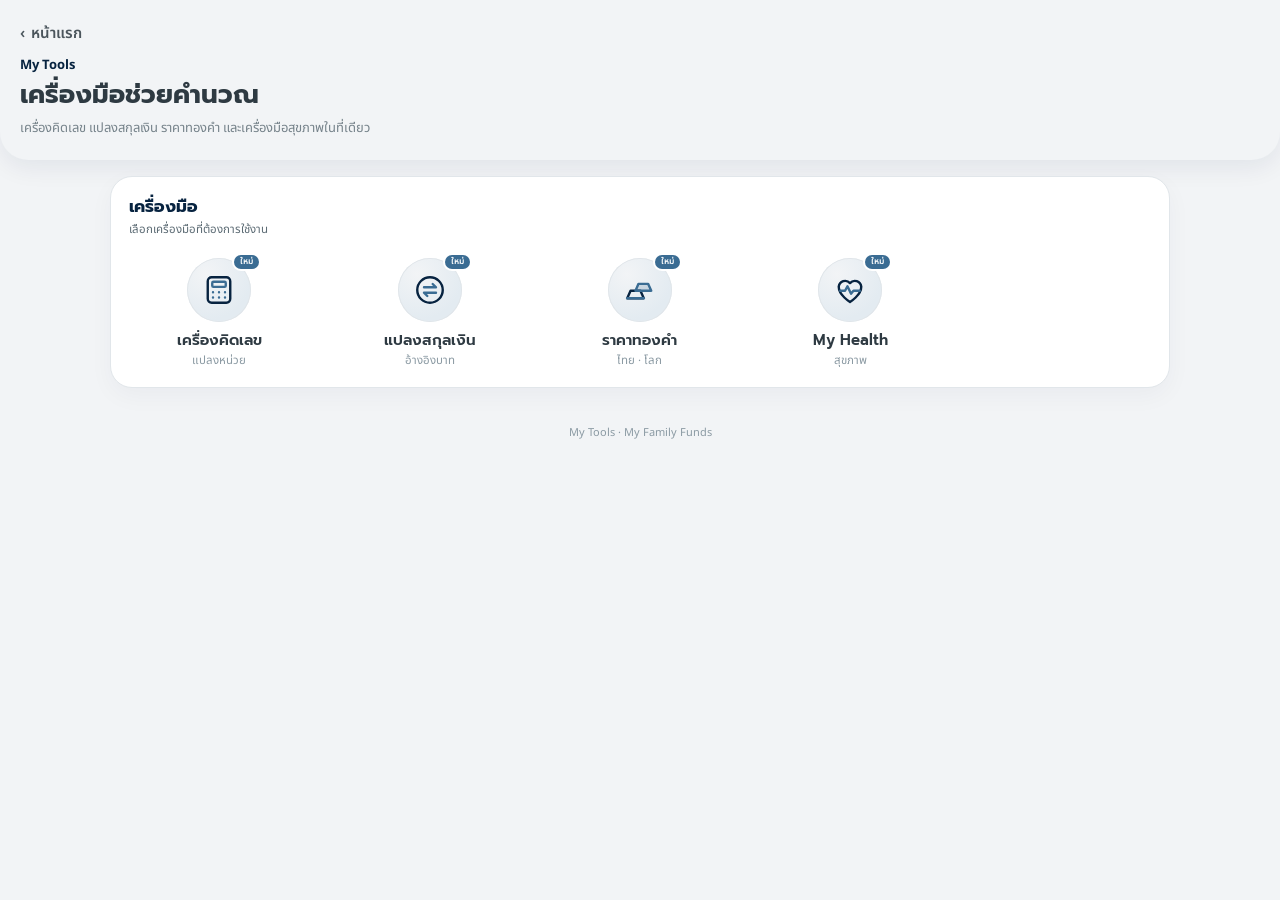
<file: tools/index.html>
<!DOCTYPE html>
<html lang="th">
<head>
<meta charset="UTF-8"><meta name="viewport" content="width=device-width, initial-scale=1, viewport-fit=cover">
<meta name="theme-color" content="var(--bg)"><title>My Tools — เครื่องมือช่วยคำนวณ</title>
<link rel="preconnect" href="https://fonts.googleapis.com"><link href="https://fonts.googleapis.com/css2?family=Prompt:wght@400;500;600;700&family=Noto+Sans+Thai:wght@400;500;600;700&display=swap" rel="stylesheet">
<style>
:root{--primary:#072340;--primary-light:#3A6C93;--primary-soft:#E3EBF1;--surface:#fff;--ink:#2E3A42;--ink-soft:#5C6B74;--ink-faint:#8B9AA3;--navy:#072340;--blue:#3A6C93;--cyan:#E3EBF1;--bg:#F2F4F6;--line:#E1E6EA;--muted:#5C6B74;--green:#1F9D6C;--red:#E0654B;--white:#fff}*{box-sizing:border-box}body{margin:0;background:var(--bg);font-family:'Noto Sans Thai',sans-serif;color:var(--ink)}button,input,select{font:inherit}button{cursor:pointer}.hero{background:linear-gradient(130deg,var(--primary),var(--primary-light));color:white;padding:22px max(18px,calc((100vw - 1100px)/2)) 28px}.top{display:flex;align-items:center;gap:12px}.back{width:40px;height:40px;border:1px solid #ffffff55;border-radius:13px;background:#ffffff12;color:#fff;font-size:22px}.eyebrow{font-size:12px;opacity:.75;letter-spacing:.08em;margin:0 0 4px}.hero h1{font:700 27px Prompt,sans-serif;margin:0}.hero p:last-child{font-size:13px;opacity:.82;margin:6px 0 0}.wrap{max-width:1100px;margin:-12px auto 40px;padding:0 16px}.menu{display:grid;grid-template-columns:repeat(5,minmax(0,1fr));gap:12px;margin-bottom:18px}.menu button{background:var(--surface);border:1px solid var(--line);border-radius:18px;padding:16px 12px;text-align:left;color:var(--ink);box-shadow:0 5px 18px #163f5a08;transition:.15s}.menu button.active{border-color:var(--primary-light);box-shadow:0 0 0 2px var(--primary-soft);background:var(--bg)}.ico{display:grid;place-items:center;width:42px;height:42px;border-radius:14px;background:var(--cyan);font-size:21px;margin-bottom:10px}.menu strong{display:block;font:600 14px Prompt,sans-serif}.menu small{display:block;color:var(--muted);font-size:11px;margin-top:4px}.panel{background:var(--surface);border:1px solid var(--line);border-radius:22px;padding:22px;box-shadow:0 10px 28px #19384d08}.panelhead{display:flex;justify-content:space-between;align-items:flex-start;gap:10px;margin-bottom:20px}.panel h2{font:600 21px Prompt,sans-serif;margin:0}.panelhead p{margin:4px 0 0;color:var(--muted);font-size:13px}.pill{border-radius:99px;background:var(--primary-soft);color:var(--primary-light);padding:6px 10px;font-size:11px;white-space:nowrap}.layout{display:grid;grid-template-columns:minmax(0,1fr) minmax(260px,.78fr);gap:22px}.fields{display:grid;grid-template-columns:repeat(2,minmax(0,1fr));gap:14px}.field{min-width:0}.field.full{grid-column:1/-1}label{display:block;font-size:12px;font-weight:600;color:var(--muted);margin:0 0 6px}.inputwrap{position:relative}input,select{width:100%;border:1px solid var(--line);border-radius:12px;padding:12px 13px;background:var(--bg);color:var(--ink);outline:none;min-width:0}input:focus,select:focus{border-color:var(--primary-light);box-shadow:0 0 0 3px var(--primary-soft)}input[type=range]{padding:0;accent-color:var(--blue);box-shadow:none;border:0;background:transparent}.hint{font-size:11px;color:var(--muted);margin-top:5px}.results{border-radius:18px;padding:20px;background:linear-gradient(145deg,var(--primary),var(--primary-light));color:white;align-self:start}.result-label{font-size:12px;opacity:.75}.big{font:700 clamp(25px,4vw,34px) Prompt,sans-serif;margin:5px 0 16px;overflow-wrap:anywhere}.resultrow{display:flex;justify-content:space-between;gap:12px;border-top:1px solid #ffffff28;padding:11px 0;font-size:12px}.resultrow b{font-size:13px;text-align:right}.resultrow:last-child{padding-bottom:0}.note{font-size:11px;color:var(--muted);line-height:1.7;margin:16px 0 0}.positive{color:#7FD1AE}.negative{color:#F3B5A8}.hidden{display:none!important}.fund-table{width:100%;border-collapse:collapse;font-size:12px;margin-top:8px}.fund-table th{text-align:left;color:var(--muted);font-weight:600;padding:9px 5px;border-bottom:1px solid var(--line)}.fund-table td{padding:7px 4px;border-bottom:1px solid var(--line)}.fund-table input{padding:9px 8px;border-radius:9px}.fund-table .pct{width:78px}.fund-table .fundname{min-width:95px}.fund-table button{border:0;background:#F3DFDA;color:#E0654B;border-radius:8px;padding:8px}.actions{display:flex;flex-wrap:wrap;gap:8px;margin-top:12px}.secondary,.primary{border-radius:11px;padding:10px 14px;font-size:12px;font-weight:600}.secondary{background:var(--surface);border:1px solid var(--line);color:var(--muted)}.primary{background:var(--blue);border:0;color:white}.bar{height:8px;background:var(--line);border-radius:99px;overflow:hidden;margin:10px 0}.bar span{display:block;height:100%;background:linear-gradient(90deg,var(--primary-light),var(--primary-light));border-radius:99px}.chartgrid{display:grid;grid-template-columns:1.5fr 1fr;gap:14px;margin-top:16px}.chartcard{border:1px solid var(--line);border-radius:16px;padding:14px;min-width:0}.chartcard h3{font:600 14px Prompt,sans-serif;margin:0 0 10px}.chartcard canvas{width:100%;height:220px;display:block}.sso-subnav{display:flex;gap:8px;flex-wrap:wrap;margin:-4px 0 18px}.sso-subnav button{border:1px solid var(--line);border-radius:10px;background:var(--surface);padding:9px 12px;color:var(--ink);font-size:12px}.sso-subnav button.active{background:var(--primary-soft);border-color:var(--primary-light);color:var(--primary-light)}.tablewrap{overflow:auto;max-height:320px;border:1px solid var(--line);border-radius:12px;margin-top:12px}.amort{border-collapse:collapse;width:100%;font-size:11px;white-space:nowrap}.amort th,.amort td{padding:8px;border-bottom:1px solid var(--line);text-align:right}.amort th:first-child,.amort td:first-child{text-align:left}.footer{text-align:center;font-size:11px;color:var(--ink-faint);padding:18px 0 0}.error{color:var(--red);font-size:12px;margin-top:8px}.subhead{font:600 14px Prompt,sans-serif;margin:20px 0 8px}@media(max-width:760px){.chartgrid{grid-template-columns:1fr}.menu{grid-template-columns:repeat(2,minmax(0,1fr));gap:9px}.menu button{padding:13px}.layout{grid-template-columns:1fr}.panel{padding:17px}.hero h1{font-size:24px}.results{order:-1}.fields{gap:12px}}@media(max-width:390px){.fields{grid-template-columns:1fr}.field.full{grid-column:auto}.panelhead{display:block}.pill{display:inline-block;margin-top:10px}}

/* Mobile-first finance dashboard polish */
body{background:linear-gradient(180deg,var(--bg) 0%,var(--bg) 100%);-webkit-text-size-adjust:100%}
.hero{background:linear-gradient(135deg,var(--primary),var(--primary-light));padding-top:max(18px,env(safe-area-inset-top));border-radius:0 0 26px 26px}
.wrap{margin-top:-14px}
.menu button{border-radius:17px;min-height:112px;position:relative;overflow:hidden}
.menu button.active{background:linear-gradient(150deg,#fff,var(--bg));border-color:var(--primary-light);box-shadow:0 6px 18px color-mix(in srgb,var(--primary-light) 9%,transparent)}
.ico{border-radius:14px;background:linear-gradient(145deg,var(--primary-soft),var(--primary-soft));color:var(--primary-light)}
.panel{border-radius:22px;border-color:var(--line);box-shadow:0 8px 24px color-mix(in srgb,var(--primary) 4%,transparent)}
.panelhead{margin-bottom:16px}
.results{background:linear-gradient(145deg,var(--primary-soft),var(--primary-soft));color:var(--primary);border:1px solid var(--line);box-shadow:inset 0 1px var(--surface)}
.result-label{color:var(--muted);opacity:1}.resultrow{border-top-color:var(--line)}.big{color:var(--primary-light)}.positive{color:#1F9D6C}.negative{color:#E0654B}
input,select{border-radius:10px;background:var(--bg);min-height:44px;font-size:16px}
input[type=number],input[inputmode=decimal]{font-variant-numeric:tabular-nums}
button,.secondary,.primary{touch-action:manipulation;min-height:42px}
.primary{background:linear-gradient(90deg,var(--primary-light),var(--primary-light))}
.chartcard{border-radius:17px;background:var(--surface)}
.tablewrap{-webkit-overflow-scrolling:touch}
.fund-table-wrap{width:100%;max-width:100%;overflow-x:auto;-webkit-overflow-scrolling:touch;border:1px solid var(--line);border-radius:12px}.fund-table{width:100%;min-width:0;table-layout:fixed}.fund-table th,.fund-table td{overflow-wrap:anywhere}.fund-table th:nth-child(1){width:31%}.fund-table th:nth-child(2){width:32%}.fund-table th:nth-child(3){width:22%}.fund-table th:nth-child(4){width:15%}.fund-table input{width:100%;min-width:0;font-size:14px;min-height:40px;padding:8px 7px}.fund-table .pct{width:100%;background:var(--line);color:var(--muted);text-align:right}.fund-table .fundname{width:100%;min-width:0}.fund-table .fundamount{width:100%;min-width:0}
/* Avoid page overflow on phones; keep wide data tables swipeable */
html,body{max-width:100%;overflow-x:hidden}
@media(max-width:760px){
 .hero{padding-left:16px;padding-right:16px;padding-bottom:26px}.hero h1{font-size:23px;line-height:1.35}.hero p:last-child{line-height:1.6}
 .wrap{padding:0 12px;margin-bottom:24px}.menu{gap:8px}.menu button{padding:12px 11px;min-height:108px}.menu strong{font-size:13px;line-height:1.45}.menu small{font-size:10px}
 .panel{padding:14px;border-radius:19px}.panelhead{display:flex;gap:8px;align-items:flex-start}.panel h2{font-size:18px;line-height:1.4}.panelhead p{font-size:12px;line-height:1.5}.pill{font-size:10px;padding:5px 8px}
 .layout{gap:14px}.results{order:-1;padding:16px;border-radius:18px}.big{font-size:29px;margin-bottom:10px}.resultrow{padding:9px 0;font-size:12px}.fields{grid-template-columns:repeat(2,minmax(0,1fr));gap:11px}.field.full{grid-column:1/-1}
 .chartgrid{gap:10px}.chartcard{padding:12px}.chartcard canvas{height:190px}.sso-subnav{display:grid;grid-template-columns:1fr 1fr;gap:7px}.sso-subnav button{font-size:12px;padding:10px 8px}
 .actions>*{flex:1 1 auto}.fund-table{font-size:11px}.fund-table th{white-space:nowrap}.note{line-height:1.75}
}
@media(max-width:390px){.panelhead{display:flex}.panelhead .pill{max-width:104px;white-space:normal;text-align:center}.fields{grid-template-columns:1fr}.field.full{grid-column:auto}.menu button{min-height:100px}.big{font-size:26px}.results{padding:14px}.chartcard canvas{height:175px}}
@media(prefers-reduced-motion:reduce){*{scroll-behavior:auto!important;transition:none!important}}

  /* ---------- RETIREMENT PLANNER — uses the same Portfolio/Jitta visual system ---------- */
  .ret-wrap{padding:0 0 18px;}
  .ret-hero{
    background:radial-gradient(120% 140% at 15% 0%, var(--primary-light) 0%, var(--primary) 46%, var(--primary) 100%);
    border-radius:var(--radius-l); padding:24px 20px 22px; color:#fff;
    box-shadow:var(--shadow-hero); position:relative; overflow:hidden; margin-top:6px;
  }
  .ret-hero:after{
    content:""; position:absolute; right:-40px; top:-60px; width:220px; height:220px;
    border-radius:50%; background:radial-gradient(circle,rgba(255,255,255,.14),rgba(255,255,255,0) 70%);
  }
  .ret-kicker{font-size:11px;letter-spacing:.12em;font-weight:700;color:rgba(255,255,255,.72);margin:0 0 5px;}
  .ret-title{font-family:'Prompt','Noto Sans Thai',sans-serif;font-size:24px;line-height:1.15;margin:0;font-weight:700;}
  .ret-sub{font-size:12.5px;line-height:1.55;color:rgba(255,255,255,.82);margin:7px 0 0;max-width:330px;}
  .ret-hero-stat{display:flex;gap:10px;margin-top:20px;flex-wrap:wrap;}
  .ret-stat{flex:1;min-width:96px;background:rgba(255,255,255,.13);border:1px solid rgba(255,255,255,.18);border-radius:12px;padding:9px 12px;position:relative;overflow:hidden;}
  .ret-stat .k{font-size:11px;line-height:1.45;color:rgba(255,255,255,.7);min-height:32px;display:flex;align-items:flex-start;}
  .ret-stat .v{font-size:16px;line-height:1.2;font-weight:700;margin-top:2px;}
  .ret-stat:before{content:"";position:absolute;left:0;top:0;bottom:0;width:3px;}
  .ret-stat:nth-child(1):before{background:var(--gold);}.ret-stat:nth-child(2):before{background:var(--mint);}.ret-stat:nth-child(3):before{background:var(--coral);}
  .ret-tabs{
    display:grid;grid-template-columns:repeat(5,minmax(0,1fr));gap:5px;
    margin:12px 0;
    background:var(--surface);border:1px solid var(--line);border-radius:15px;padding:5px;
    box-shadow:var(--shadow-card);
  }
  .ret-tab{
    border:0;background:transparent;color:var(--ink-soft);border-radius:11px;
    padding:8px 3px;font:700 10px/1.15 'Noto Sans Thai','Prompt',sans-serif;cursor:pointer;
  }
  .ret-tab.active{background:var(--primary-soft);color:var(--primary);}
  .ret-panel{background:var(--surface);border:1px solid var(--line);border-radius:var(--radius-m);box-shadow:var(--shadow-card);padding:15px;margin-bottom:12px;}
  .ret-panel h3{margin:0;font-size:16px;}
  .ret-panel .sub{margin:3px 0 13px;color:var(--ink-soft);font-size:12px;line-height:1.5;}
  .ret-grid{display:grid;grid-template-columns:1fr 1fr;gap:10px;}
  .ret-field label{display:block;font-size:11.5px;font-weight:700;color:var(--ink-soft);margin:0 0 5px;}
  .ret-field input,.ret-field select{
    width:100%;border:1px solid var(--line);background:var(--surface);color:var(--ink);
    border-radius:11px;padding:10px 11px;font:600 13px 'Noto Sans Thai','Prompt',sans-serif;outline:none;
  }
  .ret-field input:focus,.ret-field select:focus{border-color:var(--primary);box-shadow:0 0 0 3px var(--primary-soft);}
  .ret-field.full{grid-column:1/-1;}
  .ret-help{font-size:10.5px;color:var(--ink-faint);line-height:1.5;margin-top:10px;}
  .ret-actions{display:flex;gap:8px;margin-top:12px;}
  .ret-btn{border:0;border-radius:11px;padding:10px 14px;font:700 12px 'Noto Sans Thai','Prompt',sans-serif;cursor:pointer;}
  .ret-btn.primary{background:var(--primary);color:#fff;}
  .ret-btn.ghost{background:var(--primary-soft);color:var(--primary);}
  .ret-result-grid{display:grid;grid-template-columns:1fr 1fr;gap:9px;margin-top:12px;}
  .ret-result{background:var(--bg);border:1px solid var(--line);border-radius:13px;padding:11px;}
  .ret-result .k{font-size:10.5px;color:var(--ink-soft);}
  .ret-result .v{font-size:17px;font-weight:700;margin-top:2px;}
  .ret-result.emph{background:var(--primary-soft);border-color:#DCEFE4;}
  .ret-result.emph .v{color:var(--primary-light);}
  .ret-progress{height:9px;border-radius:999px;background:var(--line);overflow:hidden;margin-top:8px;}
  .ret-progress > i{display:block;height:100%;width:0;background:linear-gradient(90deg,var(--primary-light),var(--primary));border-radius:inherit;transition:width .25s ease;}
  .ret-note{font-size:10px;color:var(--ink-faint);line-height:1.5;margin-top:11px;}
  .ret-sim-list{display:grid;gap:9px;margin-top:12px;}
  .ret-sim-row{display:grid;grid-template-columns:66px 1fr auto;align-items:center;gap:9px;}
  .ret-sim-label{font-size:11px;font-weight:700;color:var(--ink-soft);}
  .ret-sim-bar{height:10px;border-radius:999px;background:var(--line);overflow:hidden;}
  .ret-sim-bar i{display:block;height:100%;border-radius:inherit;background:var(--primary);}
  .ret-sim-value{font-size:11px;font-weight:700;min-width:68px;text-align:right;}
  .ret-plan-badge{display:inline-flex;align-items:center;gap:5px;padding:5px 9px;border-radius:999px;background:var(--primary-soft);color:var(--primary);font-size:10.5px;font-weight:700;}
  .ret-warning{background:var(--warning-soft);color:#8C6A20;border:1px solid #EBDDBA;border-radius:12px;padding:10px;font-size:11px;line-height:1.5;margin-top:10px;}
  @media(max-width:380px){
    .ret-grid,.ret-result-grid{grid-template-columns:1fr;}
    .ret-field.full{grid-column:auto;}
    .ret-tabs{gap:2px;padding:4px;}
    .ret-tab{font-size:9px;padding-left:1px;padding-right:1px;}
    .ret-hero{padding:20px 15px;}
  }


/* My Plan integration: use the latest Suksan mobile visual system */
#retirement .ret-wrap{--radius-l:20px;--shadow-hero:0 8px 24px color-mix(in srgb,var(--primary) 7%,transparent);--ink-soft:var(--muted);color:var(--ink);font-family:'Noto Sans Thai',sans-serif}
#retirement .ret-hero{background:linear-gradient(135deg,var(--primary),var(--primary-light));border-radius:20px;padding:20px 16px;color:#fff}
#retirement .ret-panel{background:var(--surface);border:1px solid var(--line);border-radius:17px;padding:16px;box-shadow:0 5px 18px color-mix(in srgb,var(--primary) 3%,transparent)}
#retirement .ret-field input{width:100%;min-width:0;min-height:44px;font-size:16px;border:1px solid var(--line);border-radius:10px;padding:10px 12px;background:var(--bg)}
#retirement .ret-tabs{display:flex;gap:6px;overflow-x:auto;-webkit-overflow-scrolling:touch;margin:12px 0;padding:4px}
#retirement .ret-tab{flex:1 0 auto;min-height:42px;border-radius:11px;padding:9px 12px;border:1px solid var(--line);background:var(--surface);color:var(--muted)}
#retirement .ret-tab.active{background:var(--primary-soft);border-color:var(--primary-light);color:var(--primary-light)}
#retirement .ret-btn{min-height:42px;border-radius:11px;padding:10px 13px}
#retirement .ret-result-grid{display:grid;grid-template-columns:repeat(2,minmax(0,1fr));gap:9px}
#retirement .ret-result{min-width:0;overflow-wrap:anywhere;border-radius:13px;padding:12px;background:var(--bg)}
#retirement .ret-hero-stat{display:grid;grid-template-columns:repeat(3,minmax(0,1fr));gap:8px}
#retirement .ret-stat{min-width:0;overflow-wrap:anywhere}
#retirement .ret-grid{display:grid;grid-template-columns:repeat(2,minmax(0,1fr));gap:10px}
@media(max-width:600px){#retirement .ret-hero-stat{grid-template-columns:1fr}#retirement .ret-grid,#retirement .ret-result-grid{grid-template-columns:1fr}#retirement .ret-tabs{display:grid;grid-template-columns:repeat(2,minmax(0,1fr));overflow:visible}#retirement .ret-tab{min-width:0}#retirement .ret-panel{padding:13px}#retirement .ret-title{font-size:22px;line-height:1.4}}

</style><style id="mff-theme">
/* match the main app (shell.css): grey page, white header, navy primary, slate text */
body{background:var(--bg);color:var(--ink)}
.hero{background:var(--bg);color:var(--ink);box-shadow:0 8px 24px color-mix(in srgb,var(--primary) 7%,transparent);border-radius:0 0 28px 28px;padding:calc(18px + env(safe-area-inset-top,0px)) 20px 22px}
.hero .top{display:block}
.hero .back{all:unset;display:inline-flex;align-items:center;gap:6px;color:var(--ink);font:600 15px 'Noto Sans Thai',sans-serif;opacity:.85;cursor:pointer;margin-bottom:6px;padding:4px 0}
.hero .back::after{content:"หน้าแรก"}
.hero .eyebrow{color:var(--primary);font:700 13px 'Noto Sans Thai',sans-serif;letter-spacing:0;text-transform:none;margin:0 0 4px;opacity:1}
.hero h1{color:var(--ink);font:700 26px/1.25 'Prompt','Noto Sans Thai',sans-serif;margin:0}
.hero p:last-child{color:var(--muted);font-size:13px;line-height:1.55;margin:6px 0 0}
.wrap{margin-top:16px;padding:0 20px !important}
.menu{gap:14px !important}
.menu button{background:var(--surface);border:1px solid var(--line);border-radius:24px;box-shadow:0 4px 14px color-mix(in srgb,var(--primary) 5%,transparent);padding:16px !important;min-height:128px !important;text-align:left}
.menu button{display:flex !important;flex-direction:column;align-items:flex-start;justify-content:flex-start !important;gap:6px}
.menu button:last-child:nth-child(odd){grid-column:1/-1;min-height:104px !important}
.menu button.active{background:var(--surface);border-color:var(--primary-light);box-shadow:0 6px 18px color-mix(in srgb,var(--primary-light) 13%,transparent)}
.menu strong{color:var(--ink);font-size:15px !important}.menu small{color:var(--muted);font-size:11.5px !important}
.ico{background:var(--primary-soft);color:var(--primary);border-radius:16px}
.panel,.chartcard{border-color:var(--line);border-radius:22px;box-shadow:0 4px 14px color-mix(in srgb,var(--primary) 4%,transparent);background:var(--surface)}
.results{background:var(--primary-soft);color:var(--primary);border:1px solid var(--line)}
.result-label{color:var(--muted)}.resultrow{border-top-color:var(--line)}.big{color:var(--primary)}.positive{color:#1F9D6C}.negative{color:#E0654B}
input,select{background:var(--bg);border-color:var(--line)}
.primary{background:var(--primary);color:#fff}
.footer{color:var(--ink-faint)}
#retirement.panel{background:none;border:0;box-shadow:none;padding:0}
#retirement .ret-tabs>*:last-child:nth-child(odd){grid-column:1/-1}
body{display:flex;flex-direction:column;min-height:100vh}.footer{order:99;margin-top:auto}
/* ===== My Plan v2: icon-circle menu (app palette) + new calculators ===== */
.menu.menu-grid{background:var(--surface);border:1px solid var(--line);border-radius:22px;padding:16px 10px 12px;grid-template-columns:repeat(3,minmax(0,1fr));gap:14px 4px;box-shadow:0 8px 24px color-mix(in srgb,var(--primary) 4%,transparent)}
.menu.menu-grid .menu-title{grid-column:1/-1;margin:0 8px 2px;font:700 17px Prompt,sans-serif;color:var(--navy)}
.menu.menu-grid .menu-title small{display:block;font:400 11.5px 'Noto Sans Thai',sans-serif;color:var(--muted);margin-top:2px}
.menu.menu-grid button{background:transparent!important;border:0!important;box-shadow:none!important;border-radius:16px;min-height:0!important;padding:4px 2px 6px!important;display:flex;flex-direction:column;align-items:center;text-align:center;gap:0}
.menu.menu-grid button:active{background:var(--bg)!important}
.menu.menu-grid .ico{width:64px;height:64px;border-radius:50%;margin:0 0 8px;background:radial-gradient(circle at 30% 25%,var(--bg),var(--primary-soft) 70%);box-shadow:inset 0 0 0 1px var(--line);display:grid;place-items:center;font-size:0}
.menu.menu-grid .ico svg{width:36px;height:36px;stroke:var(--primary);stroke-width:1.6;fill:none;stroke-linecap:round;stroke-linejoin:round}
.menu.menu-grid .ico svg .ac{stroke:var(--primary-light)}
.menu.menu-grid .ico svg .fl{fill:color-mix(in srgb,var(--primary-light) 20%,transparent);stroke:var(--primary-light)}
.menu.menu-grid strong{font:600 12.5px/1.35 Prompt,sans-serif;color:var(--ink)}
.menu.menu-grid small{font-size:9.5px;color:var(--ink-faint);margin-top:2px}
.menu.menu-grid .ico{position:relative}.menu.menu-grid button.tag-new .ico:after{content:"ใหม่";position:absolute;top:-3px;right:-8px;font:600 8.5px 'Noto Sans Thai',sans-serif;color:#fff;background:var(--primary-light);border-radius:99px;padding:1px 6px;line-height:1.5;box-shadow:0 0 0 2px var(--surface)}
@media(min-width:900px){.menu.menu-grid{grid-template-columns:repeat(5,minmax(0,1fr))}}
.matrix-wrap{overflow-x:auto;-webkit-overflow-scrolling:touch;border:1px solid var(--line);border-radius:14px;margin-top:8px}
.matrix{width:100%;border-collapse:collapse;font-size:11.5px;min-width:0;font-variant-numeric:tabular-nums}
.matrix th{background:var(--bg);color:var(--muted);font-weight:600;padding:8px 4px;text-align:center;border-bottom:1px solid var(--line)}
.matrix td{padding:9px 3px;text-align:center;border-bottom:1px solid var(--surface);font-weight:600}
.matrix td.rowh{background:var(--bg);color:var(--muted);font-weight:600}
.legend-bar{display:flex;align-items:center;gap:8px;font-size:11px;color:var(--muted);margin-top:8px}
.legend-bar i{flex:1;height:8px;border-radius:99px;background:linear-gradient(90deg,var(--primary-soft),var(--primary-light))}
.goalbox{background:linear-gradient(145deg,var(--bg),var(--primary-soft));border:1px solid var(--line);border-radius:16px;padding:14px 16px;margin-bottom:14px}
.goalbox b{display:block;font:700 24px Prompt,sans-serif;color:var(--primary)}
.goalbox span{font-size:12px;color:var(--muted)}
.warn-box{background:#FCEFEA;border:1px solid #F3D0C6;color:#B5472F;border-radius:12px;padding:10px 12px;font-size:12px;line-height:1.6;margin-top:10px}
.info-box{background:var(--primary-soft);border:1px solid var(--line);color:var(--primary);border-radius:12px;padding:10px 12px;font-size:12px;line-height:1.7;margin-top:10px}
.rate-table{width:100%;border-collapse:collapse;font-size:12px;margin-top:8px}.rate-table th{text-align:left;color:var(--muted);font-weight:600;padding:7px 4px;border-bottom:1px solid var(--line)}.rate-table td{padding:7px 4px;border-bottom:1px solid var(--line)}.rate-table tr.cur td{background:var(--primary-soft);font-weight:700}
html[data-theme="dark"] .primary,html[data-theme="dark"] .menu.menu-grid button.tag-new .ico:after{color:#12151C}
html[data-theme="dark"] .hero{box-shadow:0 8px 24px #0006}
</style><script src="../themes.js"></script><script>window.TC=function(n,f){try{return getComputedStyle(document.documentElement).getPropertyValue(n).trim()||f}catch(e){return f}};</script>
<link rel="stylesheet" href="tools.css"></head><body>
<header class="hero"><div class="top"><button class="back" onclick="location.href='../index.html'" aria-label="กลับหน้าหลัก">‹</button><div><p class="eyebrow">My Tools</p><h1>เครื่องมือช่วยคำนวณ</h1><p>เครื่องคิดเลข แปลงสกุลเงิน ราคาทองคำ และเครื่องมือสุขภาพในที่เดียว</p></div></div></header>
<main class="wrap"><button type="button" id="myPlanBack" class="secondary hidden" style="margin:0 0 14px;min-height:44px" aria-label="กลับไปหน้า My Tools">‹ กลับไปหน้า My Tools</button><nav class="menu menu-grid" aria-label="เลือกเครื่องมือ"><div class="menu-title">เครื่องมือ<small>เลือกเครื่องมือที่ต้องการใช้งาน</small></div>
<button data-tab="calc" class="tag-new"><span class="ico"><svg viewBox="0 0 24 24"><rect x="4.5" y="3.5" width="15" height="17" rx="2.6"/><rect class="ac" x="7.5" y="6.5" width="9" height="3.4" rx=".8"/><path class="ac" d="M8 13.5h.01M12 13.5h.01M16 13.5h.01M8 17h.01M12 17h.01M16 17h.01"/></svg></span><strong>เครื่องคิดเลข</strong><small>แปลงหน่วย</small></button>
<button data-tab="fx" class="tag-new"><span class="ico"><svg viewBox="0 0 24 24"><circle cx="12" cy="12" r="8.5"/><path class="ac" d="M8 10.2h8l-2.2-2.2M16 13.8H8l2.2 2.2"/></svg></span><strong>แปลงสกุลเงิน</strong><small>อ้างอิงบาท</small></button>
<button data-tab="gold" class="tag-new"><span class="ico"><svg viewBox="0 0 24 24"><path d="M3.5 17.5l2.2-5h6.6l2.2 5z"/><path class="fl" d="M9 12.5l2-4.6h6.4l2.1 4.6z"/><path class="ac" d="M3.5 17.5h11"/></svg></span><strong>ราคาทองคำ</strong><small>ไทย · โลก</small></button>
<button data-tab="health" class="tag-new"><span class="ico"><svg viewBox="0 0 24 24"><path d="M12 20s-7.5-4.6-7.5-10.2A4.3 4.3 0 0 1 12 7.4a4.3 4.3 0 0 1 7.5 2.4C19.5 15.4 12 20 12 20z"/><path class="ac" d="M5.5 12.5h3.2l1.6-3 2.4 5 1.6-2h4.2"/></svg></span><strong>My Health</strong><small>สุขภาพ</small></button>
</nav>
<nav class="menu menu-grid hidden" id="healthMenu" aria-label="My Health"><div class="menu-title">My Health<small>เครื่องมือดูแลสุขภาพ เลือกโมดูลที่ต้องการ</small></div>
<button data-tab="bmi" class="tag-new"><span class="ico"><svg viewBox="0 0 24 24"><rect x="4" y="4.5" width="16" height="15" rx="3.2"/><path class="ac" d="M8.2 10a5 5 0 0 1 7.6 0"/><path class="fl" d="M12 14.2l2-3"/></svg></span><strong>ดัชนีมวลกาย</strong><small>BMI</small></button>
<button data-tab="cal" class="tag-new"><span class="ico"><svg viewBox="0 0 24 24"><path d="M12 3.5c1 3.2 4.5 5 4.5 9a4.5 4.5 0 0 1-9 0c0-2 .9-3.3 2-4.4.2 1.1.8 1.8 1.6 2 .1-2.4.2-4 .9-6.6z"/><path class="fl" d="M12 20a2 2 0 0 1-2-2c0-1.2 1-2 2-3 1 1 2 1.8 2 3a2 2 0 0 1-2 2z"/></svg></span><strong>แคลอรี่ต่อวัน</strong><small>Calorie</small></button>
<button data-tab="macro" class="tag-new"><span class="ico"><svg viewBox="0 0 24 24"><circle cx="12" cy="12" r="8.5"/><path class="ac" d="M12 3.5V12l6 6"/><path class="fl" d="M12 12H3.5"/></svg></span><strong>สัดส่วนอาหาร</strong><small>Macros</small></button>
<button data-tab="water" class="tag-new"><span class="ico"><svg viewBox="0 0 24 24"><path d="M12 3.5c3 3.8 5.5 6.6 5.5 10a5.5 5.5 0 0 1-11 0c0-3.4 2.5-6.2 5.5-10z"/><path class="ac" d="M9.5 14.5a2.6 2.6 0 0 0 2.2 2.2"/></svg></span><strong>น้ำดื่มต่อวัน</strong><small>Water</small></button>
<button data-tab="wlog" class="tag-new"><span class="ico"><svg viewBox="0 0 24 24"><rect x="3.5" y="4.5" width="17" height="15" rx="2.6"/><path class="ac" d="M7 15.5l3-3.5 2.5 2 4-5"/><path class="fl" d="M7 8h3"/></svg></span><strong>บันทึกน้ำหนัก</strong><small>Weight Log</small></button>
</nav>
<section class="panel hidden" id="calc"><div class="panelhead"><div><h2>เครื่องคิดเลข &amp; แปลงหน่วย</h2><p>คิดเลขแบบ Windows พร้อมโหมดวิทยาศาสตร์ และแปลงหน่วย 13 หมวด รวมหน่วยไทย (ไร่ งาน วา บาททองคำ)</p></div><span class="pill">Calculator</span></div><div class="mpt-sub" data-mpt="calc-sub"><button type="button" data-sub="std">มาตรฐาน</button><button type="button" data-sub="sci">วิทยาศาสตร์</button><button type="button" data-sub="unit">แปลงหน่วย</button></div><div data-mpt="calc-body"></div></section>
<section class="panel hidden" id="fx"><div class="panelhead"><div><h2>แปลงสกุลเงิน</h2><p>อ้างอิงบาทไทย แปลงได้ทุกสกุลหลัก เก็บเรทล่าสุดไว้ใช้ตอนไม่มีอินเทอร์เน็ต</p></div><span class="pill">FX Rates</span></div><div data-mpt="fx-body"></div></section>
<section class="panel hidden" id="gold"><div class="panelhead"><div><h2>ราคาทองคำ</h2><p>ทองคำไทย 96.5% จากสมาคมค้าทองคำ ฮั่วเซ่งเฮง (96.5% และ 99.99%) และทองคำโลก</p></div><span class="pill">Gold</span></div><div data-mpt="gold-body"></div></section>
<section class="panel hidden" id="bmi"><div class="panelhead"><div><h2>ดัชนีมวลกาย (BMI)</h2><p>เกณฑ์สำหรับคนเอเชีย (WHO Asia-Pacific) พร้อมช่วงน้ำหนักที่เหมาะสม</p></div><span class="pill">BMI</span></div><div class="layout"><div class="fields"><div class="field"><label>เพศ</label><select data-h="sex"><option value="m">ชาย</option><option value="f">หญิง</option></select></div><div class="field"><label>ส่วนสูง (ซม.)</label><input data-h="h" type="number" inputmode="decimal" min="0" step="1" placeholder=""></div><div class="field"><label>น้ำหนัก (กก.)</label><input data-h="w" type="number" inputmode="decimal" min="0" step="0.1" placeholder=""></div><div class="field"><label>รอบเอว (ซม.) ไม่บังคับ</label><input data-h="waist" type="number" inputmode="decimal" min="0" step="1" placeholder=""><div class=hint>วัดระดับสะดือ</div></div></div><aside class="results"><div class="result-label">ค่า BMI</div><div class="big" id="hBmi">—</div><div id="hBmiCat" style="font:600 14px Prompt,sans-serif;margin:2px 0 4px">—</div><div id="hBmiBar"></div><div class="resultrow"><span>น้ำหนักที่เหมาะสม</span><b id="hBmiRange">—</b></div><div class="resultrow"><span>ส่วนต่างถึงช่วงปกติ</span><b id="hBmiDiff">—</b></div><div class="resultrow"><span>รอบเอว</span><b id="hWaistOut">—</b></div></aside></div><p class="note">เกณฑ์คนเอเชีย: ต่ำกว่า 18.5 น้ำหนักต่ำ · 18.5–22.9 ปกติ · 23–24.9 ท้วม · 25–29.9 อ้วนระดับ 1 · ตั้งแต่ 30 อ้วนระดับ 2 เกณฑ์รอบเอวเสี่ยง: ชายตั้งแต่ 90 ซม. หญิงตั้งแต่ 80 ซม. BMI ไม่แยกมวลกล้ามเนื้อ นักกีฬาหรือผู้สูงอายุอาจแปลผลต่างออกไป</p><div class="info-box">ผลที่ได้เป็นค่าประมาณเพื่อใช้วางแผนเบื้องต้น ไม่ใช่คำแนะนำทางการแพทย์ หากมีโรคประจำตัว ตั้งครรภ์ หรือต้องการควบคุมอาหารอย่างจริงจัง ควรปรึกษาแพทย์หรือนักกำหนดอาหาร ข้อมูลที่กรอกเก็บในเครื่องนี้เท่านั้น</div></section>
<section class="panel hidden" id="cal"><div class="panelhead"><div><h2>แคลอรี่ต่อวัน</h2><p>พลังงานที่ร่างกายใช้ (BMR/TDEE) และแคลอรี่เป้าหมายตามน้ำหนักที่ต้องการ</p></div><span class="pill">Calorie</span></div><div class="layout"><div class="fields"><div class="field"><label>เพศ</label><select data-h="sex"><option value="m">ชาย</option><option value="f">หญิง</option></select></div><div class="field"><label>อายุ (ปี)</label><input data-h="age" type="number" inputmode="decimal" min="0" step="1" placeholder=""></div><div class="field"><label>ส่วนสูง (ซม.)</label><input data-h="h" type="number" inputmode="decimal" min="0" step="1" placeholder=""></div><div class="field"><label>น้ำหนัก (กก.)</label><input data-h="w" type="number" inputmode="decimal" min="0" step="0.1" placeholder=""></div><div class="field"><label>ระดับกิจกรรม</label><select data-h="act"><option value="1.2">นั่งทำงาน แทบไม่ออกกำลัง</option><option value="1.375">ออกกำลังเบาๆ 1–3 วัน/สัปดาห์</option><option value="1.55">ออกกำลังปานกลาง 3–5 วัน/สัปดาห์</option><option value="1.725">ออกกำลังหนัก 6–7 วัน/สัปดาห์</option><option value="1.9">หนักมาก / งานใช้แรงทั้งวัน</option></select></div><div class="field"><label>เป้าหมาย</label><select data-h="goal"><option value="lose">ลดน้ำหนัก</option><option value="keep">คงน้ำหนัก</option><option value="gain">เพิ่มน้ำหนัก</option></select></div></div><aside class="results"><div class="result-label">แคลอรี่เป้าหมายต่อวัน (kcal)</div><div class="big" id="hTarget">—</div><div class="resultrow"><span>พลังงานพื้นฐาน (BMR)</span><b id="hBmr">—</b></div><div class="resultrow"><span>ใช้จริงต่อวัน (TDEE)</span><b id="hTdee">—</b></div><div class="resultrow"><span>คาดว่าน้ำหนักเปลี่ยน</span><b id="hCalChange">—</b></div><p class="note" id="hCalNote" style="margin-top:10px"></p></aside></div><p class="note">คำนวณด้วยสูตร Mifflin-St Jeor แล้วคูณระดับกิจกรรม การลดน้ำหนักตั้งค่าขั้นต่ำไว้ที่ 1,500 kcal (ชาย) และ 1,200 kcal (หญิง) เพื่อความปลอดภัย</p><div class="info-box">ผลที่ได้เป็นค่าประมาณเพื่อใช้วางแผนเบื้องต้น ไม่ใช่คำแนะนำทางการแพทย์ หากมีโรคประจำตัว ตั้งครรภ์ หรือต้องการควบคุมอาหารอย่างจริงจัง ควรปรึกษาแพทย์หรือนักกำหนดอาหาร ข้อมูลที่กรอกเก็บในเครื่องนี้เท่านั้น</div></section>
<section class="panel hidden" id="macro"><div class="panelhead"><div><h2>สัดส่วนอาหาร</h2><p>แบ่งแคลอรี่เป้าหมายเป็นคาร์โบไฮเดรต โปรตีน และไขมัน (กรัมต่อวัน)</p></div><span class="pill">Macros</span></div><div class="layout"><div class="fields"><div class="field"><label>เพศ</label><select data-h="sex"><option value="m">ชาย</option><option value="f">หญิง</option></select></div><div class="field"><label>อายุ (ปี)</label><input data-h="age" type="number" inputmode="decimal" min="0" step="1" placeholder=""></div><div class="field"><label>ส่วนสูง (ซม.)</label><input data-h="h" type="number" inputmode="decimal" min="0" step="1" placeholder=""></div><div class="field"><label>น้ำหนัก (กก.)</label><input data-h="w" type="number" inputmode="decimal" min="0" step="0.1" placeholder=""></div><div class="field"><label>ระดับกิจกรรม</label><select data-h="act"><option value="1.2">นั่งทำงาน แทบไม่ออกกำลัง</option><option value="1.375">ออกกำลังเบาๆ 1–3 วัน/สัปดาห์</option><option value="1.55">ออกกำลังปานกลาง 3–5 วัน/สัปดาห์</option><option value="1.725">ออกกำลังหนัก 6–7 วัน/สัปดาห์</option><option value="1.9">หนักมาก / งานใช้แรงทั้งวัน</option></select></div><div class="field"><label>เป้าหมาย</label><select data-h="goal"><option value="lose">ลดน้ำหนัก</option><option value="keep">คงน้ำหนัก</option><option value="gain">เพิ่มน้ำหนัก</option></select></div><div class="field"><label>สัดส่วน</label><select data-h="preset"><option value="bal">สมดุล (คาร์บ 50 / โปรตีน 20 / ไขมัน 30)</option><option value="high">โปรตีนสูง (40 / 30 / 30)</option><option value="low">คาร์บต่ำ (25 / 30 / 45)</option></select></div></div><aside class="results"><div class="result-label">แคลอรี่เป้าหมายต่อวัน (kcal)</div><div class="big" id="hMt">—</div><div id="hMbar" style="margin:6px 0 4px"></div><div class="resultrow"><span>คาร์โบไฮเดรต</span><b id="hMc">—</b></div><div class="resultrow"><span>โปรตีน</span><b id="hMp">—</b></div><div class="resultrow"><span>ไขมัน</span><b id="hMf">—</b></div><div class="resultrow"><span>โปรตีนต่อน้ำหนักตัว</span><b id="hMkg">—</b></div></aside></div><p class="note">ข้อมูลส่วนตัวใช้ร่วมกับหน้าแคลอรี่ แก้ที่ไหนก็อัปเดตทุกหน้า คาร์บและโปรตีน 1 กรัม = 4 kcal ไขมัน 1 กรัม = 9 kcal</p><div class="info-box">ผลที่ได้เป็นค่าประมาณเพื่อใช้วางแผนเบื้องต้น ไม่ใช่คำแนะนำทางการแพทย์ หากมีโรคประจำตัว ตั้งครรภ์ หรือต้องการควบคุมอาหารอย่างจริงจัง ควรปรึกษาแพทย์หรือนักกำหนดอาหาร ข้อมูลที่กรอกเก็บในเครื่องนี้เท่านั้น</div></section>
<section class="panel hidden" id="water"><div class="panelhead"><div><h2>น้ำดื่มต่อวัน</h2><p>ปริมาณน้ำที่ควรดื่มจากน้ำหนักตัวและเวลาออกกำลังกาย</p></div><span class="pill">Water</span></div><div class="layout"><div class="fields"><div class="field"><label>น้ำหนัก (กก.)</label><input data-h="w" type="number" inputmode="decimal" min="0" step="0.1" placeholder=""></div><div class="field"><label>ออกกำลังกายวันละ (นาที)</label><input data-h="ex" type="number" inputmode="decimal" min="0" step="5" placeholder=""></div></div><aside class="results"><div class="result-label">น้ำที่ควรดื่ม (มล./วัน)</div><div class="big" id="hWater">—</div><div class="resultrow"><span>คิดเป็นแก้ว</span><b id="hGlass">—</b></div><div class="resultrow"><span>คิดเป็นขวด</span><b id="hBottle">—</b></div></aside></div><p class="note">คำนวณคร่าวๆ จากน้ำหนัก × 35 มล. บวกอีก 350 มล. ต่อการออกกำลังกาย 30 นาที ปริมาณนี้รวมน้ำจากอาหารบางส่วนแล้ว อากาศร้อน ป่วย หรือมีโรคไต/หัวใจ ควรปรึกษาแพทย์</p><div class="info-box">ผลที่ได้เป็นค่าประมาณเพื่อใช้วางแผนเบื้องต้น ไม่ใช่คำแนะนำทางการแพทย์ หากมีโรคประจำตัว ตั้งครรภ์ หรือต้องการควบคุมอาหารอย่างจริงจัง ควรปรึกษาแพทย์หรือนักกำหนดอาหาร ข้อมูลที่กรอกเก็บในเครื่องนี้เท่านั้น</div></section>
<section class="panel hidden" id="wlog"><div class="panelhead"><div><h2>บันทึกน้ำหนัก</h2><p>จดน้ำหนักเป็นประจำ ดูแนวโน้มจากกราฟ และติดตามเป้าหมาย</p></div><span class="pill">Weight Log</span></div><div class="layout"><div class="fields"><div class="field"><label>วันที่</label><input id="hLogDate" type="date"></div><div class="field"><label>น้ำหนัก (กก.)</label><input id="hLogW" type="number" inputmode="decimal" min="0" step="0.1" placeholder="เช่น 68.5"></div><div class="field"><button type="button" id="hLogAdd" class="primary" style="width:100%;min-height:46px">บันทึกน้ำหนัก</button></div><div class="field"><label>น้ำหนักเป้าหมาย (กก.)</label><input data-h="wgoal" type="number" inputmode="decimal" min="0" step="0.1" placeholder=""></div></div><aside class="results"><div class="result-label">น้ำหนักล่าสุด (กก.)</div><div class="big" id="hLast">—</div><div class="resultrow"><span>เริ่มต้น</span><b id="hLogStart">—</b></div><div class="resultrow"><span>เปลี่ยนแปลงรวม</span><b id="hLogChg">—</b></div><div class="resultrow"><span>เทียบเป้าหมาย</span><b id="hLogGoal">—</b></div></aside></div><div class="mp3-card"><h3>กราฟน้ำหนัก</h3><div id="hChart"></div></div><div class="mp3-card"><h3>ประวัติ (30 รายการล่าสุด)</h3><div id="hLogList"></div></div><p class="note">บันทึกวันเดิมซ้ำจะเขียนทับค่าเดิม น้ำหนักล่าสุดจะอัปเดตไปยังหน้า BMI แคลอรี่ และน้ำดื่มให้อัตโนมัติ ข้อมูลเก็บในเครื่องนี้เท่านั้น ถ้าล้างข้อมูลเบราว์เซอร์ประวัติจะหาย</p></section>
<div class="footer">My Tools · My Family Funds</div>
</main>
<script>
const $=id=>document.getElementById(id);
const HEALTH=['bmi','cal','macro','water','wlog'];
let cur=null;
function hideAll(){document.querySelectorAll('main > .menu').forEach(x=>x.classList.add('hidden'));document.querySelectorAll('main > .panel').forEach(x=>x.classList.add('hidden'));}
function setBack(label){const b=$('myPlanBack');b.textContent='‹ '+label;b.classList.remove('hidden');}
function toTop(){window.scrollTo({top:0,behavior:'auto'});}
function showMenu(){cur=null;hideAll();document.querySelector('main > .menu:not(#healthMenu)').classList.remove('hidden');document.querySelectorAll('[data-tab]').forEach(x=>x.classList.remove('active'));$('myPlanBack').classList.add('hidden');toTop();}
function showHealth(){cur='health';hideAll();$('healthMenu').classList.remove('hidden');document.querySelectorAll('[data-tab]').forEach(x=>x.classList.remove('active'));setBack('กลับไปหน้า My Tools');toTop();}
function showTab(t){if(t==='health')return showHealth();cur=t;hideAll();document.querySelectorAll('[data-tab]').forEach(x=>x.classList.toggle('active',x.dataset.tab===t));const p=$(t);if(p)p.classList.remove('hidden');setBack(HEALTH.includes(t)?'กลับไปหน้า My Health':'กลับไปหน้า My Tools');toTop();}
document.querySelectorAll('[data-tab]').forEach(b=>b.addEventListener('click',()=>showTab(b.dataset.tab)));
$('myPlanBack').addEventListener('click',()=>{HEALTH.includes(cur)?showHealth():showMenu();});
</script>
<script src="tools.js"></script>
<script src="health.js"></script>
</body></html>
</file>
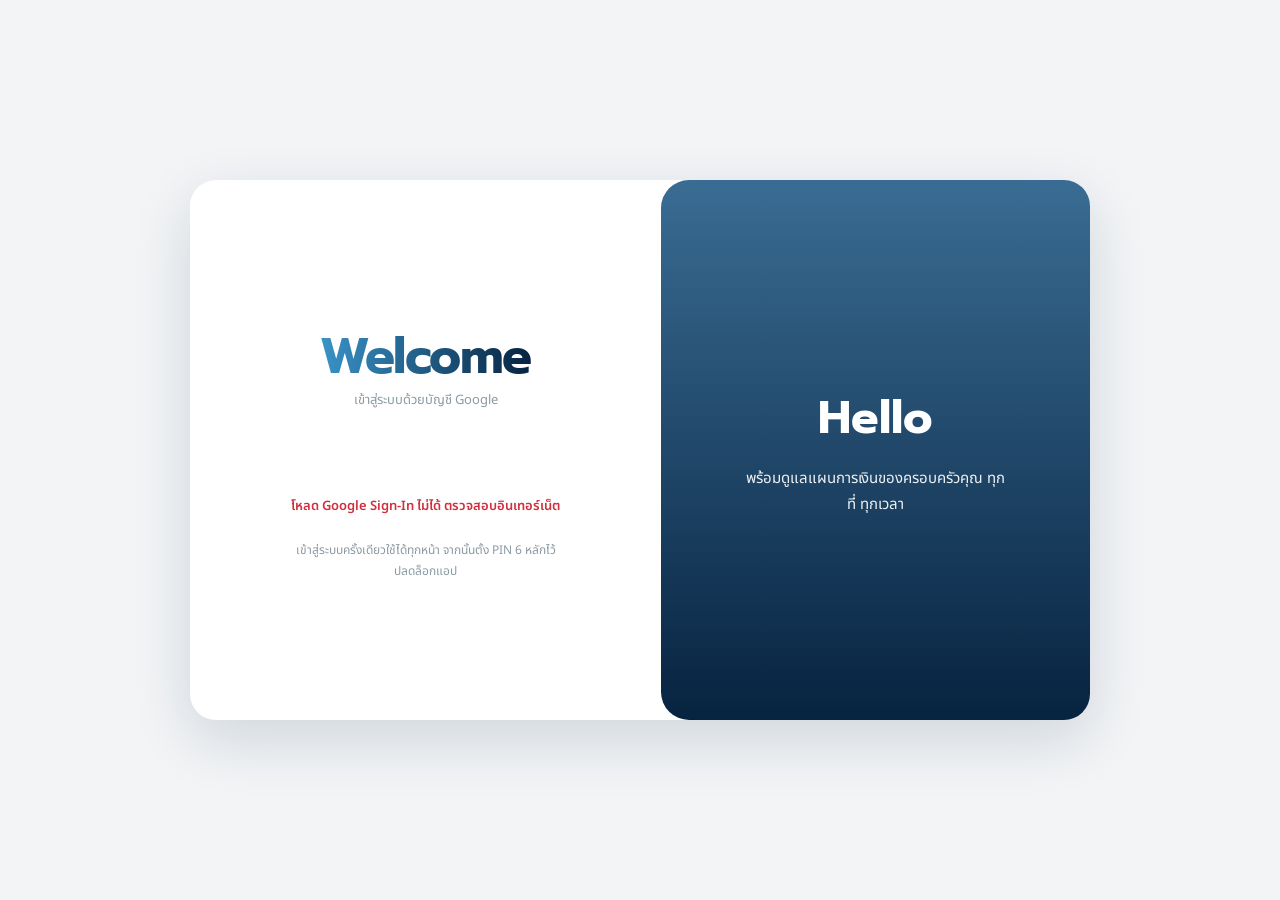
<file: money/daily.html>
<!DOCTYPE html>
<html lang="th">
<head>
<meta charset="UTF-8">
<meta name="viewport" content="width=device-width, initial-scale=1, viewport-fit=cover">
<title>ค่าใช้จ่ายรายวัน — My Money — My Family Funds</title>
<meta name="theme-color" content="#072340">
<link rel="preconnect" href="https://fonts.googleapis.com">
<link href="https://fonts.googleapis.com/css2?family=Prompt:wght@500;600;700&family=Noto+Sans+Thai:wght@400;500;600;700&display=swap" rel="stylesheet">
<link rel="stylesheet" href="../shell.css">
<script src="../data-safety.js"></script>
<script src="https://accounts.google.com/gsi/client" async defer></script>
<style>
/* extra bits for the daily page's note field inside the edit popup —
   everything else reuses shell.css classes shared with monthly.html */
.mff-modal-row-daily{padding:8px 0;border-bottom:1px solid var(--line)}
.mff-modal-row-daily .top{display:flex;justify-content:space-between;align-items:center;gap:10px;min-width:0}
.mff-modal-row-daily .nm{flex:1;min-width:0;font-size:12.5px;color:var(--ink);line-height:1.4}
.mff-modal-row-daily input.edit-amt{
  width:104px;text-align:right;border:1px solid var(--line);border-radius:10px;padding:7px 10px;
  font-size:16px;font-family:inherit;background:var(--surface);color:var(--ink);flex:none;
}
.mff-modal-row-daily input.edit-note{
  width:100%;margin-top:6px;border:1px solid var(--line);border-radius:10px;padding:7px 10px;
  font-size:16px;font-family:inherit;background:var(--surface);color:var(--ink-soft);
}
.mff-sheet-row.has-note{flex-direction:column;align-items:flex-start;gap:2px}
.mff-sheet-row.has-note .top{display:flex;justify-content:space-between;width:100%}
.mff-sheet-row.has-note .note{font-size:11px;color:var(--ink-faint)}
</style>
<style>body.mff-hide-money .t-amt,body.mff-hide-money .mff-sheet-row .amt,body.mff-hide-money #liveBalance,body.mff-hide-money .money-amount,body.mff-hide-money .amount-value{filter:blur(7px);user-select:none}</style>
<script src="../themes.js"></script>
</head>
<body>
<button id="privacyEye" type="button" aria-label="ซ่อนหรือแสดงตัวเลข" title="ซ่อนหรือแสดงตัวเลข">👁</button>
<script src="../privacy-eye.js"></script>

<div class="mff-app" style="padding-bottom:20px">

  <div class="mff-hero-wrap" style="padding-bottom:20px;border-radius:0 0 28px 28px">
    <div class="mff-topbar">
      <a class="back" href="index.html">
        <svg viewBox="0 0 24 24" fill="none" stroke="currentColor" stroke-width="2.2"><path d="M15 5 8 12l7 7"/></svg>
        My Money
      </a>
      <span></span>
    </div>
    <div class="mff-hero" style="padding-top:0">
      <p class="eyebrow" style="margin-bottom:2px">My Money</p>
      <h1 style="font-size:19px;white-space:nowrap">ค่าใช้จ่ายรายวัน</h1>
    </div>
  </div>

  <div id="connectBanner"></div>

  <div id="viewRoot"></div>

</div>

<script src="../config.js"></script>
<script src="../admin-login.js"></script>
<script src="../settings-store.js"></script>
<script src="../portfolio/auth-open.js"></script>
<script>
(function(){
'use strict';

/* ===================== หมวดรายจ่ายรายวัน (ค่าเริ่มต้น) ===================== */
const DAILY_OPTIONS=['อาหารเช้า','อาหารเที่ยง','อาหารเย็น','อื่นๆ'];
const SEC={key:'daily', title:'รายจ่ายรายวัน', cls:'fixed', opts:DAILY_OPTIONS};

/* ===================== Google Sheets sync — แท็บแยกต่างหาก "DailyExpenses"
   (สคีมาเดิม ไม่เปลี่ยน เพื่อไม่ให้กระทบข้อมูลที่ซิงก์ไว้แล้ว) ===================== */
const SHEETS_SCOPE='https://www.googleapis.com/auth/spreadsheets';
const CACHE_KEY='mff_daily_cache_v1';
const MONEY_CACHE_KEY='mff_money_cache_v3'; // อ่านอย่างเดียว เพื่อคำนวณยอดคงเหลือร่วมกับรายเดือน
const TAB='DailyExpenses';
const HEADERS=['ID','Date','Category','Amount','Note','CreatedAt','UpdatedAt'];

let sheetsToken=null, sheetsTokenExpiresAt=0;
let sheetId=localStorage.getItem('google_sheet_id')||'';
let sheetsClient=null;
let entries=[]; // {id,date(YYYY-MM-DD),category,amount,note,createdAt,updatedAt}
let currentDate=dateKey(new Date());

function dateKey(d){ return d.getFullYear()+'-'+String(d.getMonth()+1).padStart(2,'0')+'-'+String(d.getDate()).padStart(2,'0'); }
function monthOf(dkey){ return dkey.slice(0,7); }
function shiftDate(key,delta){
  const [y,m,dd]=key.split('-').map(Number);
  const d=new Date(y, m-1, dd+delta);
  return dateKey(d);
}
function dateLabel(key){
  const THAI_MONTHS=['ม.ค.','ก.พ.','มี.ค.','เม.ย.','พ.ค.','มิ.ย.','ก.ค.','ส.ค.','ก.ย.','ต.ค.','พ.ย.','ธ.ค.'];
  const [y,m,dd]=key.split('-').map(Number);
  const today=dateKey(new Date());
  const yest=shiftDate(today,-1);
  if(key===today) return 'วันนี้ • '+dd+' '+THAI_MONTHS[m-1]+' '+(y+543);
  if(key===yest) return 'เมื่อวาน • '+dd+' '+THAI_MONTHS[m-1]+' '+(y+543);
  return dd+' '+THAI_MONTHS[m-1]+' '+(y+543);
}
function monthLabel(key){
  const THAI_MONTHS=['มกราคม','กุมภาพันธ์','มีนาคม','เมษายน','พฤษภาคม','มิถุนายน','กรกฎาคม','สิงหาคม','กันยายน','ตุลาคม','พฤศจิกายน','ธันวาคม'];
  const [y,m]=key.split('-').map(Number);
  return THAI_MONTHS[m-1]+' '+(y+543);
}
/* สัปดาห์แบบ จันทร์-อาทิตย์ */
function startOfWeek(dkey){
  const [y,m,dd]=dkey.split('-').map(Number);
  const d=new Date(y,m-1,dd);
  const dow=d.getDay(); // 0=อาทิตย์
  const diffToMon = dow===0 ? -6 : 1-dow;
  d.setDate(d.getDate()+diffToMon);
  return dateKey(d);
}
function endOfWeek(dkey){ return shiftDate(startOfWeek(dkey), 6); }
function weekLabel(dkey){
  const s=startOfWeek(dkey), e=endOfWeek(dkey);
  const [,sm,sd]=s.split('-').map(Number);
  const [,em,ed]=e.split('-').map(Number);
  const THAI_MONTHS=['ม.ค.','ก.พ.','มี.ค.','เม.ย.','พ.ค.','มิ.ย.','ก.ค.','ส.ค.','ก.ย.','ต.ค.','พ.ย.','ธ.ค.'];
  return sd+' '+THAI_MONTHS[sm-1]+' – '+ed+' '+THAI_MONTHS[em-1];
}
function fmtBaht(n){ return (Number(n)||0).toLocaleString('th-TH',{minimumFractionDigits:0,maximumFractionDigits:0}); }

function getGoogleClientId(){return localStorage.getItem('google_client_id')||'';}
function sheetHeaders(extra){return Object.assign({'Authorization':'Bearer '+sheetsToken},extra||{});}

function ensureSheetsClient(cid){
  if(!window.google?.accounts?.oauth2){toast('Google API ยังโหลดไม่เสร็จ ลองใหม่อีกครั้ง');return null;}
  if(!sheetsClient||sheetsClient._cid!==cid){
    sheetsClient=google.accounts.oauth2.initTokenClient({client_id:cid,scope:SHEETS_SCOPE,callback:async r=>{
      if(r.error){toast('เชื่อมต่อ Google Sheets ไม่สำเร็จ');return;}if(!google.accounts.oauth2.hasGrantedAllScopes(r,'https://www.googleapis.com/auth/spreadsheets')){toast('ยังไม่ได้ติ๊กสิทธิ์ Google Sheets — กรุณาเชื่อมต่อใหม่และอนุญาตทุกช่อง');return;}
      sheetsToken=r.access_token;
      sheetsTokenExpiresAt=Date.now()+Math.max(60,(Number(r.expires_in)||3600)-60)*1000;
      window.MFFGoogleSession?.saveSheetsToken(sheetsToken,sheetsTokenExpiresAt);
      localStorage.setItem('google_sheets_connected','1');
      renderConnectBanner();
      if(sheetsClient._mffResolve){const rr=sheetsClient._mffResolve;sheetsClient._mffResolve=null;rr(true);}
      render();
      toast('เชื่อมต่อ Google Sheets แล้ว • ยังไม่ดึงข้อมูลอัตโนมัติ');
    }});
    sheetsClient._cid=cid;
  }
  return sheetsClient;
}

async function ensureSheetsAccess(interactive=true){
  if(sheetsToken && Date.now()<sheetsTokenExpiresAt) return true;
  const cached=window.MFFGoogleSession?.getSheetsToken();
  if(cached?.token){ sheetsToken=cached.token; sheetsTokenExpiresAt=cached.expiresAt; return true; }
  if(!interactive) return false;
  const cid=getGoogleClientId(); if(!cid||!sheetId) return false;
  const c=ensureSheetsClient(cid); if(!c) return false;
  // No silent OAuth here: navigation/module load must never trigger Google authorization.
  // If the session token is absent/expired, the user must explicitly reconnect from Settings.
  return false;
}

async function sheetsApi(url,opts={}){
  if(!sheetsToken) throw new Error('Google Sheets ยังไม่ได้รับสิทธิ์');
  const r=await fetch(url,Object.assign({headers:sheetHeaders({'Content-Type':'application/json'})},opts));
  if(r.status===401||r.status===403){localStorage.removeItem('google_sheets_connected');window.MFFGoogleSession?.clearSheetsToken();sheetsToken=null;throw new Error('สิทธิ์หมดอายุ กรุณาเชื่อมต่อใหม่');}
  if(!r.ok)throw new Error(await r.text());
  return r.json();
}

async function ensureDailyTab(){
  const meta=await sheetsApi(`https://sheets.googleapis.com/v4/spreadsheets/${encodeURIComponent(sheetId)}?fields=sheets.properties`);
  const titles=(meta.sheets||[]).map(s=>s.properties.title);
  if(!titles.includes(TAB)){
    await sheetsApi(`https://sheets.googleapis.com/v4/spreadsheets/${encodeURIComponent(sheetId)}:batchUpdate`,{method:'POST',body:JSON.stringify({requests:[{addSheet:{properties:{title:TAB}}}]})});
    await sheetsApi(`https://sheets.googleapis.com/v4/spreadsheets/${encodeURIComponent(sheetId)}/values/${TAB}!A1?valueInputOption=USER_ENTERED`,{method:'PUT',body:JSON.stringify({range:`${TAB}!A1`,majorDimension:'ROWS',values:[HEADERS]})});
  }
}

function mergeById(localList, remoteList){
  const map=new Map();
  remoteList.forEach(r=>map.set(r.id, r));
  localList.forEach(l=>{
    const r=map.get(l.id);
    if(!r){ map.set(l.id, l); return; }
    const lt=Date.parse(l.updatedAt)||0, rt=Date.parse(r.updatedAt)||0;
    map.set(l.id, lt>rt ? l : r);
  });
  return Array.from(map.values());
}
async function pullEntries(force){
  const j=await sheetsApi(`https://sheets.googleapis.com/v4/spreadsheets/${encodeURIComponent(sheetId)}/values/${TAB}!A:G`);
  const rows=(j.values||[]).slice(1);
  const remote=rows.filter(r=>r[0]).map(r=>({id:r[0], date:r[1]||'', category:r[2]||'', amount:Number(r[3])||0, note:r[4]||'', createdAt:r[5]||'', updatedAt:r[6]||''}));
  if(force){ entries=remote; saveCache(); return; }
  const merged=mergeById(entries, remote);
  const needsPushBack = JSON.stringify(merged.slice().sort((a,b)=>a.id<b.id?-1:1)) !== JSON.stringify(remote.slice().sort((a,b)=>a.id<b.id?-1:1));
  entries=merged;
  saveCache();
  if(needsPushBack) await pushEntries();
}

async function pushEntries(){
  const values=[HEADERS].concat(entries.map(t=>[t.id,t.date,t.category,t.amount,t.note,t.createdAt,t.updatedAt]));
  await ensureDailyTab();
  await sheetsApi(`https://sheets.googleapis.com/v4/spreadsheets/${encodeURIComponent(sheetId)}/values/${TAB}!A:G:clear`,{method:'POST',body:'{}'});
  await sheetsApi(`https://sheets.googleapis.com/v4/spreadsheets/${encodeURIComponent(sheetId)}/values/${TAB}!A1?valueInputOption=USER_ENTERED`,{method:'PUT',body:JSON.stringify({range:`${TAB}!A1`,majorDimension:'ROWS',values})});
}

async function syncSave(){
  saveCache();
  try{ localStorage.setItem('mff_sync_dirty_v1_daily','1'); }catch(e){}
  toast('บันทึกในเครื่องแล้ว • กด Smart Sync ที่ Settings เพื่อซิงก์ Google Sheets');
}

/* ===================== local cache ===================== */
function saveCache(){ try{ localStorage.setItem(CACHE_KEY, JSON.stringify(entries)); }catch(e){} }
function loadCache(){ try{ const raw=localStorage.getItem(CACHE_KEY); if(raw) entries=JSON.parse(raw); }catch(e){} }

/* อ่านยอดรายรับ/รายจ่ายประจำเดือน (คนละแคช คนละแท็บกับหน้านี้ — อ่านอย่างเดียว) เพื่อคำนวณยอดคงเหลือ */
function monthlyIncomeExpense(monthKey){
  try{
    const raw=localStorage.getItem(MONEY_CACHE_KEY);
    const list=raw?JSON.parse(raw):[];
    let income=0, otherExpense=0;
    list.filter(t=>t.month===monthKey).forEach(t=>{
      const amt=Number(t.amount)||0;
      if(t.type==='income') income+=amt; else otherExpense+=amt;
    });
    return {income, otherExpense};
  }catch(e){ return {income:0, otherExpense:0}; }
}

/* ===================== connect banner (เหมือนโมดูลอื่น) ===================== */
function renderConnectBanner(){
  const el=document.getElementById('connectBanner');
  const connected = sheetsToken || (localStorage.getItem('google_sheets_connected')==='1' && sheetId);
  if(!connected){
    el.innerHTML=`
      <div class="mff-banner">
        <div><b>ยังไม่เชื่อมต่อ Google Sheets</b>ข้อมูลจะบันทึกในเครื่องนี้เท่านั้นจนกว่าจะเชื่อมต่อ</div>
        <button id="connectBtn" type="button">เชื่อมต่อ</button>
      </div>`;
    document.getElementById('connectBtn').onclick=openConnectForm;
    return;
  }
  const lastSync=localStorage.getItem('sheet_last_sync_daily');
  el.innerHTML=`
    <div class="mff-sync-bar">
      <div class="mff-sync-bar-status">☁️ เชื่อมต่อ Google Sheets แล้ว${lastSync?(' • ซิงก์ล่าสุด '+esc(lastSync)):''}</div>
      <div class="mff-sync-bar-actions">
        <a href="../settings/index.html" class="mff-sync-bar-btn" style="text-decoration:none;display:inline-block">จัดการซิงก์ที่ Setting</a>
      </div>
    </div>`;
}
function openConnectForm(){
  const cid=localStorage.getItem('google_client_id')||'';
  const sid=sheetId||'';
  const html=`
    <div class="mff-field-row"><div class="lbl">Client ID</div><input id="cfCid" value="${esc(cid)}" placeholder="วาง Google OAuth Client ID"></div>
    <div class="mff-field-row"><div class="lbl">Sheet ID</div><input id="cfSid" value="${esc(sid)}" placeholder="ใช้ Spreadsheet ID เดียวกับโมดูลอื่น"></div>
    <p style="font-size:11.5px;color:var(--ink-soft);padding:0 0 6px">ใช้ Client ID / Sheet ID ชุดเดียวกับที่ตั้งค่าไว้ในโมดูลอื่นได้เลย ข้อมูลจะไปอยู่คนละแท็บ (DailyExpenses) ไม่ทับข้อมูลเดิม</p>
  `;
  modal('เชื่อมต่อ Google Sheets', html, [
    {label:'ยกเลิก', ghost:true, onClick:closeModal},
    {label:'เชื่อมต่อ', onClick:async()=>{
      const cid=document.getElementById('cfCid').value.trim();
      const sid=document.getElementById('cfSid').value.trim();
      if(!cid||!sid){ toast('กรุณากรอกให้ครบ'); return; }
      localStorage.setItem('google_client_id',cid);
      sheetId=sid; localStorage.setItem('google_sheet_id',sid);
      closeModal();
      const c=ensureSheetsClient(cid);
      if(c) c.requestAccessToken({prompt:'consent'});
    }}
  ]);
}

/* ===================== tiny modal + toast helpers ===================== */
function modal(title, bodyHtml, buttons, opts){
  closeModal();
  const d=document.createElement('div');
  d.id='mffModal';
  d.style.cssText='position:fixed;inset:0;z-index:5000;background:rgba(20,33,29,.45);display:flex;align-items:flex-end;justify-content:center';
  d.innerHTML=`<div style="width:100%;max-width:460px;background:var(--bg);box-shadow:var(--shadow-hero);border-radius:22px 22px 0 0;padding:20px 20px calc(20px + env(safe-area-inset-bottom,0px));max-height:88vh;display:flex;flex-direction:column">
    <h3 style="margin:0 0 12px;font-size:17px;flex:none">${esc(title)}</h3>
    <div id="mffModalBody" style="flex:1;min-height:0">${bodyHtml}</div>
    <div style="display:flex;gap:10px;margin-top:14px;flex:none" id="mffModalBtns"></div>
  </div>`;
  document.body.appendChild(d);
  const btnWrap=document.getElementById('mffModalBtns');
  buttons.forEach(b=>{
    const btn=document.createElement('button');
    btn.className='mff-btn '+(b.ghost?'mff-btn-ghost':'mff-btn-primary');
    btn.textContent=b.label;
    btn.onclick=b.onClick;
    btnWrap.appendChild(btn);
  });
  if(!opts||!opts.persistent){
    d.addEventListener('click',e=>{ if(e.target===d) closeModal(); });
  }
}
function closeModal(){ document.getElementById('mffModal')?.remove(); }
function esc(s){return String(s??'').replace(/[&<>'"]/g,c=>({'&':'&amp;','<':'&lt;','>':'&gt;',"'":'&#39;','"':'&quot;'}[c]));}
function uuid(){return 'd_'+Date.now().toString(36)+'_'+Math.random().toString(36).slice(2,9);}
function toast(msg){
  let t=document.getElementById('mffToast');
  if(!t){ t=document.createElement('div'); t.id='mffToast';
    t.style.cssText='position:fixed;left:50%;bottom:30px;transform:translateX(-50%);background:#14211D;color:#fff;padding:10px 16px;border-radius:999px;font-size:12.5px;z-index:6500;opacity:0;transition:opacity .2s;max-width:85vw;text-align:center';
    document.body.appendChild(t);
  }
  t.textContent=msg; t.style.opacity='1';
  clearTimeout(toast._tm); toast._tm=setTimeout(()=>{t.style.opacity='0';},2600);
}

/* ===================== derived data ===================== */
function entriesFor(date){ return entries.filter(e=>e.date===date); }
function sumOf(arr){ return arr.reduce((s,e)=>s+(Number(e.amount)||0),0); }
function amountOf(date,category){
  const hit=entries.find(e=>e.date===date && e.category===category);
  return hit?Number(hit.amount)||0:0;
}
function noteOf(date,category){
  const hit=entries.find(e=>e.date===date && e.category===category);
  return hit?(hit.note||''):'';
}
function allCategoriesFor(date){
  const saved=entriesFor(date).map(e=>e.category);
  const extras=saved.filter(c=>!SEC.opts.includes(c));
  return SEC.opts.concat(extras.filter((c,i)=>extras.indexOf(c)===i));
}
function dayTotal(date){ return sumOf(entriesFor(date)); }
function weekTotal(date){
  const s=startOfWeek(date), e=endOfWeek(date);
  return sumOf(entries.filter(t=>t.date>=s && t.date<=e));
}
function monthTotal(date){
  const mk=monthOf(date);
  return sumOf(entries.filter(t=>monthOf(t.date)===mk));
}


/* ===================== งบรายหมวดต่อเดือน (เก็บในเครื่อง) ===================== */
const BUDGET_KEY='mff_daily_budget_v1';
function loadBudget(){
  try{ window.MFFSettings&&MFFSettings.hydrate(); }catch(e){}
  try{ const b=JSON.parse(localStorage.getItem(BUDGET_KEY)||'null'); if(b&&typeof b==='object') return {total:Number(b.total)||0, cats:b.cats&&typeof b.cats==='object'?b.cats:{}}; }catch(e){}
  return {total:0, cats:{}};
}
function monthSpendByCat(mk){
  const out={};
  entries.forEach(e=>{ if(monthOf(e.date)!==mk) return; out[e.category]=(out[e.category]||0)+(Number(e.amount)||0); });
  return out;
}
function budgetBar(label, spent, limit){
  const pct=limit>0?Math.round(spent/limit*100):0;
  const cls=limit<=0?'none':pct>=100?'over':pct>=80?'warn':'ok';
  const left=limit>0?(limit-spent>=0?`เหลือ ฿${fmtBaht(limit-spent)}`:`เกินงบ ฿${fmtBaht(spent-limit)}`):'ยังไม่ได้ตั้งงบ';
  return `<div class="mfb-row ${cls}">
    <div class="mfb-top"><span class="mfb-nm">${esc(label)}</span><span class="mfb-am">฿${fmtBaht(spent)}${limit>0?` / ฿${fmtBaht(limit)}`:''}</span></div>
    ${limit>0?`<div class="mfb-track"><i style="width:${Math.min(100,pct)}%"></i></div>`:''}
    <div class="mfb-sub"><span>${left}</span>${limit>0?`<b>${pct}%</b>`:''}</div>
  </div>`;
}
function budgetCardHtml(date){
  const mk=monthOf(date), b=loadBudget(), spent=monthSpendByCat(mk);
  const cats=SEC.opts.concat(Object.keys(spent).filter(c=>!SEC.opts.includes(c)), Object.keys(b.cats).filter(c=>!SEC.opts.includes(c)&&!(c in spent)));
  const shown=cats.filter(c=>(b.cats[c]>0)||(spent[c]>0));
  const totalSpent=Object.values(spent).reduce((a,v)=>a+v,0);
  const hasAny=b.total>0||shown.length;
  return `<div class="mff-sheet mfb-card">
    <div class="mff-sheet-head summary mfb-head"><span>งบเดือนนี้ • ${esc(monthLabel(mk))}</span><button type="button" id="budgetBtn" class="mfb-set">ตั้งงบ</button></div>
    <div class="mfb-body">
      ${hasAny?'':'<div class="mfb-empty">ตั้งงบรายหมวดเพื่อดูแถบความคืบหน้าและรับเตือนเมื่อใกล้เกิน</div>'}
      ${b.total>0?budgetBar('รวมทั้งเดือน', totalSpent, b.total):''}
      ${shown.map(c=>budgetBar(c, spent[c]||0, Number(b.cats[c])||0)).join('')}
    </div>
  </div>`;
}
function openBudgetPopup(){
  const mk=monthOf(currentDate), b=loadBudget(), spent=monthSpendByCat(mk);
  const cats=SEC.opts.concat(Object.keys(spent).filter(c=>!SEC.opts.includes(c)), Object.keys(b.cats).filter(c=>!SEC.opts.includes(c)&&!(c in spent)));
  const row=(label,key,val)=>`<label class="mfb-edit"><span>${esc(label)}</span><input type="number" inputmode="decimal" min="0" step="100" data-b="${esc(key)}" placeholder="ไม่จำกัด" value="${val>0?val:''}"></label>`;
  modal('ตั้งงบรายเดือน', `<p class="mfb-hint">ใส่ยอดงบต่อเดือนของแต่ละหมวด เว้นว่าง = ไม่ตั้งงบ แถบจะเตือนเมื่อใช้เกิน 80% และ 100%</p>`+
    row('งบรวมทั้งเดือน','__total',b.total)+cats.map(c=>row(c,c,Number(b.cats[c])||0)).join(''), [
    {label:'ยกเลิก', ghost:true, onClick:closeModal},
    {label:'บันทึกงบ', onClick:()=>{
      const nb={total:0,cats:{}};
      document.querySelectorAll('#mffModal [data-b]').forEach(inp=>{
        const v=Math.max(0,Number(inp.value)||0), k=inp.dataset.b;
        if(k==='__total') nb.total=v; else if(v>0) nb.cats[k]=v;
      });
      try{ localStorage.setItem(BUDGET_KEY, JSON.stringify(nb)); }catch(e){}
      try{ window.MFFSettings&&MFFSettings.set('budget',nb); }catch(e){}
      closeModal(); render(); toast('บันทึกงบแล้ว');
    }}
  ]);
}

/* ===================== rendering (main page) ===================== */
function render(){
  const root=document.getElementById('viewRoot');
  const dToday=dayTotal(currentDate);
  const wTotal=weekTotal(currentDate);
  const mTotal=monthTotal(currentDate);
  const {income, otherExpense}=monthlyIncomeExpense(monthOf(currentDate));
  const balance=income-(otherExpense+mTotal);
  const cats=allCategoriesFor(currentDate);
  const shown=cats.filter(c=>amountOf(currentDate,c)>0);

  root.innerHTML=`
    <div class="mff-month-nav">
      <button id="prevDay" aria-label="วันก่อนหน้า"><svg viewBox="0 0 24 24" width="16" height="16" fill="none" stroke="currentColor" stroke-width="2.4"><path d="M15 5 8 12l7 7"/></svg></button>
      <div class="label">${dateLabel(currentDate)}</div>
      <button id="nextDay" aria-label="วันถัดไป"><svg viewBox="0 0 24 24" width="16" height="16" fill="none" stroke="currentColor" stroke-width="2.4"><path d="m9 5 7 7-7 7"/></svg></button>
    </div>

    <div class="mff-money-tabs">
      <div class="mff-money-tab expense"><div class="t-lbl">รายวัน</div><div class="t-amt">฿${fmtBaht(dToday)}</div></div>
      <div class="mff-money-tab expense"><div class="t-lbl">รายสัปดาห์</div><div class="t-amt">฿${fmtBaht(wTotal)}</div></div>
      <div class="mff-money-tab expense"><div class="t-lbl">รายเดือน</div><div class="t-amt">฿${fmtBaht(mTotal)}</div></div>
    </div>

    <button class="mff-edit-trigger" id="editBtn">แก้ไข</button>

    <div class="mff-sheet">
      <div class="mff-sheet-head ${SEC.cls}">${SEC.title} • ${esc(dateLabel(currentDate))}</div>
      ${shown.length? shown.map(c=>{
          const note=noteOf(currentDate,c);
          return note
            ? `<div class="mff-sheet-row has-note"><div class="top"><span class="nm">${esc(c)}</span><span class="amt">฿${fmtBaht(amountOf(currentDate,c))}</span></div><div class="note">${esc(note)}</div></div>`
            : `<div class="mff-sheet-row"><span class="nm">${esc(c)}</span><span class="amt">฿${fmtBaht(amountOf(currentDate,c))}</span></div>`;
        }).join('')
        : `<div class="mff-sheet-row"><span class="nm" style="color:var(--ink-faint)">ยังไม่มีรายการวันนี้ — กด "แก้ไข" เพื่อกรอกข้อมูล</span></div>`}
      <div class="mff-sheet-row total"><span class="nm">รวม</span><span class="amt">฿${fmtBaht(dToday)}</span></div>
    </div>

    ${budgetCardHtml(currentDate)}

    <div class="mff-sheet">
      <div class="mff-sheet-head summary">สรุป</div>
      <div class="mff-sheet-row total"><span class="nm">รายจ่ายรายวัน</span><span class="amt">฿${fmtBaht(dToday)}</span></div>
      <div class="mff-sheet-row total"><span class="nm">รายจ่ายรายสัปดาห์ (${esc(weekLabel(currentDate))})</span><span class="amt">฿${fmtBaht(wTotal)}</span></div>
      <div class="mff-sheet-row total"><span class="nm">รายจ่ายรายเดือน (${esc(monthLabel(monthOf(currentDate)))})</span><span class="amt">฿${fmtBaht(mTotal)}</span></div>
      <div class="mff-sheet-row total"><span class="nm">ยอดคงเหลือ</span><span class="amt ${balance>=0?'pos':'neg'}">${balance<0?'-':''}฿${fmtBaht(Math.abs(balance))}</span></div>
    </div>
  `;

  document.getElementById('prevDay').onclick=()=>{ currentDate=shiftDate(currentDate,-1); render(); };
  document.getElementById('nextDay').onclick=()=>{ currentDate=shiftDate(currentDate,1); render(); };
  document.getElementById('editBtn').onclick=openEditPopup;
  document.getElementById('budgetBtn')?.addEventListener('click',openBudgetPopup);
}

/* ===================== edit popup (ป้อนรายจ่ายของวันที่กำลังดู + โน้ต + เพิ่มรายการอื่นได้) ===================== */
function openEditPopup(){
  closeModal();
  const d=document.createElement('div');
  d.id='mffModal';
  d.style.cssText='position:fixed;inset:0;z-index:5000;background:rgba(20,33,29,.45);display:flex;align-items:flex-end;justify-content:center';
  d.innerHTML=`
    <div style="width:100%;max-width:460px;max-height:86vh;background:var(--bg);border-radius:22px 22px 0 0;display:flex;flex-direction:column;overflow:hidden">
      <h3 style="margin:0;padding:18px 20px 12px;font-size:16px;flex:none;border-bottom:1px solid var(--line)">แก้ไขข้อมูลวันที่ ${esc(dateLabel(currentDate))}</h3>
      <div id="mffModalBody" style="flex:1;min-height:0;overflow-y:auto;-webkit-overflow-scrolling:touch;padding:0 20px">
        ${editSectionHtml()}
        <div style="height:8px"></div>
      </div>
      <div class="mff-modal-live-summary" style="flex:none;padding:10px 20px 0;margin:0">
        <span>รวมรายจ่ายวันนี้ (คำนวณสด)</span>
        <span id="liveTotal">฿0</span>
      </div>
      <div style="display:flex;gap:10px;flex:none;padding:12px 20px calc(14px + env(safe-area-inset-bottom,0px))">
        <button class="mff-btn mff-btn-ghost" id="popupCancel">ยกเลิก</button>
        <button class="mff-btn mff-btn-primary" id="popupSave">บันทึกข้อมูล</button>
      </div>
    </div>`;
  document.body.appendChild(d);
  d.addEventListener('click',e=>{ if(e.target===d) closeModal(); });
  document.getElementById('popupCancel').onclick=closeModal;
  document.getElementById('popupSave').onclick=saveEditPopup;

  wireLiveSummary();
}

function editSectionHtml(){
  const cats=allCategoriesFor(currentDate);
  return `
    <div class="mff-modal-section-head ${SEC.cls}">${SEC.title}</div>
    <div class="edit-rows" data-type="${SEC.key}">
      ${cats.map(c=>`
        <div class="mff-modal-row-daily" data-cat="${esc(c)}">
          <div class="top">
            <span class="nm">${esc(c)}</span>
            <input type="number" inputmode="decimal" class="edit-amt" placeholder="0" value="${amountOf(currentDate,c)||''}">
          </div>
          <input type="text" class="edit-note" placeholder="โน้ต (ไม่บังคับ) เช่น ร้านอะไร กับใคร" value="${esc(noteOf(currentDate,c))}">
        </div>`).join('')}
    </div>
    <button type="button" class="mff-modal-add-row" data-addcustom="${SEC.key}">+ เพิ่มรายการอื่นในหมวดนี้</button>
  `;
}

function wireLiveSummary(){
  const root=document.getElementById('mffModalBody');
  function recalc(){
    let total=0;
    root.querySelectorAll('.edit-rows[data-type="daily"] .edit-amt').forEach(i=>total+=parseFloat(i.value)||0);
    const el=document.getElementById('liveTotal');
    if(el){ el.textContent='฿'+fmtBaht(total); el.style.color=getCss('--expense'); }
  }
  root.addEventListener('input', e=>{ if(e.target.classList.contains('edit-amt')) recalc(); });
  root.querySelectorAll('[data-addcustom]').forEach(btn=>{
    btn.addEventListener('click',()=>{
      const name=prompt('ตั้งชื่อรายการใหม่:');
      if(!name||!name.trim()) return;
      const rowsWrap=root.querySelector(`.edit-rows[data-type="daily"]`);
      const row=document.createElement('div');
      row.className='mff-modal-row-daily';
      row.dataset.cat=name.trim();
      row.innerHTML=`<div class="top"><span class="nm">${esc(name.trim())}</span><input type="number" inputmode="decimal" class="edit-amt" placeholder="0"></div><input type="text" class="edit-note" placeholder="โน้ต (ไม่บังคับ) เช่น ร้านอะไร กับใคร">`;
      rowsWrap.appendChild(row);
    });
  });
  recalc();
}
function getCss(varName){ return getComputedStyle(document.documentElement).getPropertyValue(varName).trim(); }

async function saveEditPopup(){
  const root=document.getElementById('mffModalBody');
  const now=new Date().toISOString();
  const newRowsForDay=[];
  root.querySelectorAll(`.edit-rows[data-type="daily"] .mff-modal-row-daily`).forEach(rowEl=>{
    const category=rowEl.dataset.cat;
    const amount=parseFloat(rowEl.querySelector('.edit-amt').value)||0;
    const note=(rowEl.querySelector('.edit-note').value||'').trim();
    if(!category || !amount) return;
    const existing=entries.find(t=>t.date===currentDate && t.category===category);
    newRowsForDay.push({
      id: existing?existing.id:uuid(), date:currentDate, category, amount, note,
      createdAt: existing?existing.createdAt:now, updatedAt: now
    });
  });
  entries = entries.filter(t=>t.date!==currentDate).concat(newRowsForDay);
  closeModal();
  render();
  await syncSave();
}

/* ===================== boot ===================== */
loadCache();
renderConnectBanner();
render();

window.addEventListener('load', async ()=>{
  // Google is not contacted automatically when opening a module. Use Smart Sync in Settings.
});

})();
</script>


<script id="mff-module-ready-v14">
(function(){const p=new URLSearchParams(location.search);if(p.get('audit')!=='1')return;setTimeout(function(){if(!window.parent||window.parent===window)return;try{window.parent.postMessage({type:'MFF_MODULE_READY',module:'ค่าใช้จ่ายรายวัน',version:'V14',detail:'ระบบโมดูลและ Google Sheets adapter พร้อม'},window.location.origin)}catch(e){}},80)})();
</script>

</body>
</html>
</file>
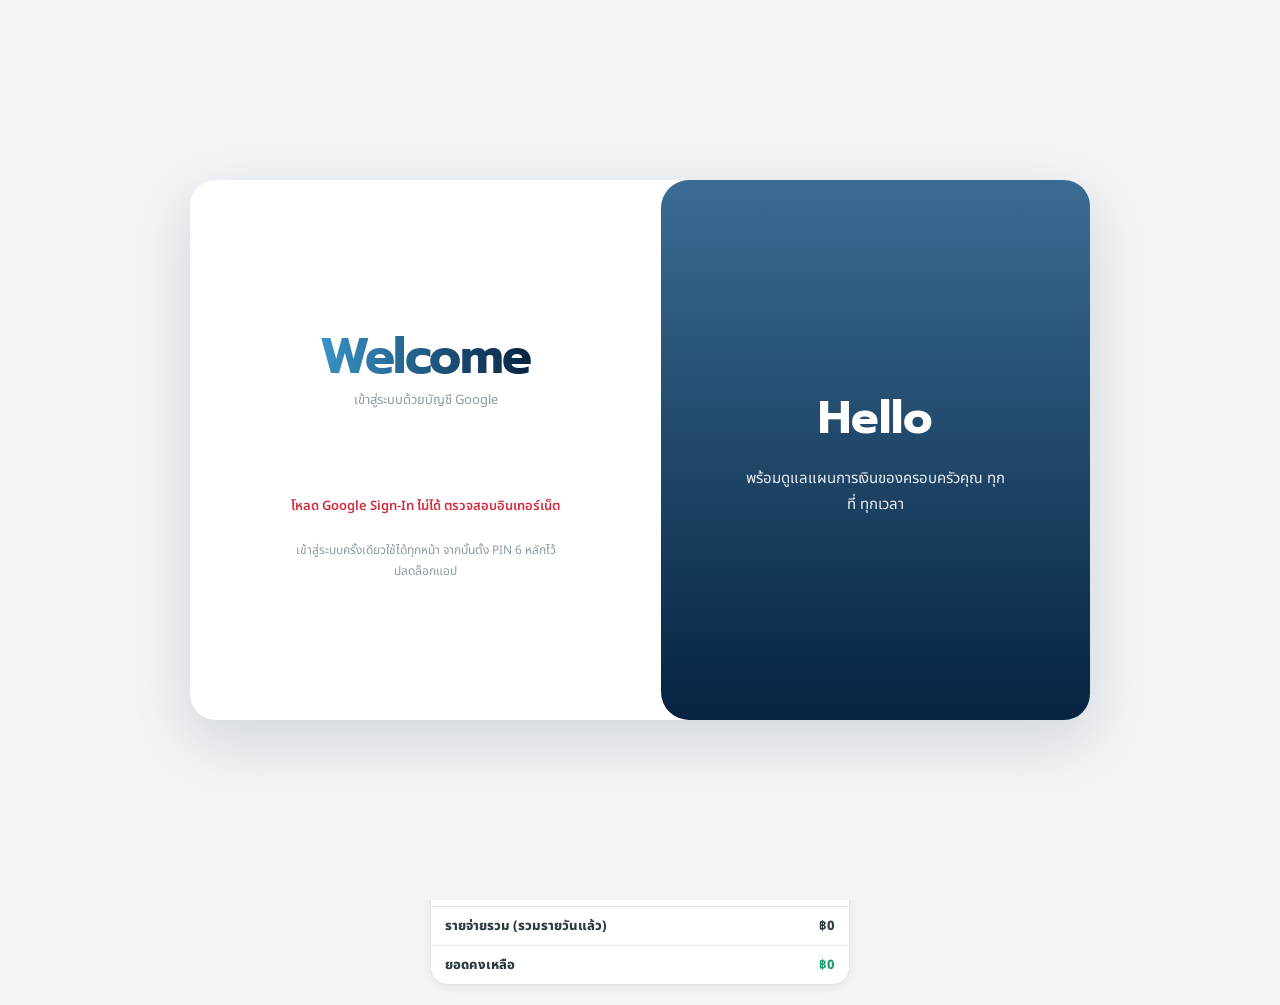
<file: money/monthly.html>
<!DOCTYPE html>
<html lang="th">
<head>
<meta charset="UTF-8">
<meta name="viewport" content="width=device-width, initial-scale=1, viewport-fit=cover">
<title>ค่าใช้จ่ายรายเดือน — My Money — My Family Funds</title>
<meta name="theme-color" content="#072340">
<link rel="preconnect" href="https://fonts.googleapis.com">
<link href="https://fonts.googleapis.com/css2?family=Prompt:wght@500;600;700&family=Noto+Sans+Thai:wght@400;500;600;700&display=swap" rel="stylesheet">
<link rel="stylesheet" href="../shell.css">
<script src="../data-safety.js"></script>
<script src="https://accounts.google.com/gsi/client" async defer></script>
<style>body.mff-hide-money .t-amt,body.mff-hide-money .mff-sheet-row .amt,body.mff-hide-money #liveBalance,body.mff-hide-money .money-amount,body.mff-hide-money .amount-value{filter:blur(7px);user-select:none}</style>
<script src="../themes.js"></script>
</head>
<body>
<button id="privacyEye" type="button" aria-label="ซ่อนหรือแสดงตัวเลข" title="ซ่อนหรือแสดงตัวเลข">👁</button>
<script src="../privacy-eye.js"></script>

<div class="mff-app" style="padding-bottom:20px">

  <div class="mff-hero-wrap" style="padding-bottom:20px;border-radius:0 0 28px 28px">
    <div class="mff-topbar">
      <a class="back" href="index.html">
        <svg viewBox="0 0 24 24" fill="none" stroke="currentColor" stroke-width="2.2"><path d="M15 5 8 12l7 7"/></svg>
        My Money
      </a>
      <span></span>
    </div>
    <div class="mff-hero" style="padding-top:0">
      <p class="eyebrow" style="margin-bottom:2px">My Money</p>
      <h1 style="font-size:19px;white-space:nowrap">ค่าใช้จ่ายรายเดือน</h1>
    </div>
  </div>

  <div id="connectBanner"></div>

  <div id="viewRoot"></div>

</div>

<script src="../config.js"></script>
<script src="../admin-login.js"></script>
<script src="../settings-store.js"></script>
<script src="../portfolio/auth-open.js"></script>
<script>
(function(){
'use strict';

/* ===================== categories — exact names from the user's real budget sheet ===================== */
const INCOME_OPTIONS=['เงินค่าจ้าง','โบนัส OIP','ดอกเบี้ย','อื่นๆ'];
const FIXED_OPTIONS=['ค่าใช้จ่ายประจำเดือน','เงินเก็บสำรองฉุกเฉิน (SCBTMPLUS-I)','เงินเก็บลูกชาย (SCBFIXEDA)','ค่าส่วนกลางบ้าน (รายปี) KKP','ฌาปนกิจ พ่อ+แม่ (รายปี) KKP','ประกันชีวิตลูก (รายปี) KKP','ประกันรถ City (รายปี) KKP','ค่าเทอม ลูกชาย (16000) KKP','ส่งให้เมีย','โอนให้แม่','โอนให้แม่ยาย','ค่าโทรศัพท์แม่','ค่าโทรศัพท์เมีย','ค่าโทรศัพท์ตัวเอง + ค่า Net บ้าน AIS Fiber','ค่าไฟฟ้า','ค่าน้ำ','บัตรเครดิต Lotus','SPayLater (Shopee)','ประกันรถ City','Service รถใหญ่','อาหารหมา','ค่าน้ำมันมอไซค์','อื่นๆ'];
const VARIABLE_OPTIONS=['กองทุนรวม (SCBAM) + WelthX','กองทุนลูกชาย (SCBAM)','เงินกองทุน RMF KKP CorePath Balanced RMF','อื่นๆ ฝาก Small bank','อื่นๆ'];

const SECTIONS=[
  {key:'income', title:'รายรับ (Income)', cls:'income', opts:INCOME_OPTIONS},
  {key:'fixed', title:'รายจ่าย (Fix Expenses)', cls:'fixed', opts:FIXED_OPTIONS},
  {key:'variable', title:'รายจ่าย (Non-Fix Expenses)', cls:'variable', opts:VARIABLE_OPTIONS},
];

/* ===================== Google Sheets sync (same pattern as Portfolio/Profile —
   separate "MoneyTransactions" tab, never touches other tabs) ===================== */
const SHEETS_SCOPE='https://www.googleapis.com/auth/spreadsheets';
const CACHE_KEY='mff_money_cache_v3';
const TAB='MoneyTransactions';
const HEADERS=['ID','Month','Type','Category','Amount','CreatedAt','UpdatedAt'];

let sheetsToken=null, sheetsTokenExpiresAt=0;
let sheetId=localStorage.getItem('google_sheet_id')||'';
let sheetsClient=null;
let items=[]; // all line items across all months: {id,month,type,category,amount,createdAt,updatedAt}
let currentMonth=monthKey(new Date());
let extraRows={income:[], fixed:[], variable:[]}; // custom category rows added inside the popup this session

function monthKey(d){ return d.getFullYear()+'-'+String(d.getMonth()+1).padStart(2,'0'); }
function monthLabel(key){
  const THAI_MONTHS=['มกราคม','กุมภาพันธ์','มีนาคม','เมษายน','พฤษภาคม','มิถุนายน','กรกฎาคม','สิงหาคม','กันยายน','ตุลาคม','พฤศจิกายน','ธันวาคม'];
  const [y,m]=key.split('-').map(Number);
  return THAI_MONTHS[m-1]+' '+(y+543);
}
function shiftMonth(key,delta){
  const [y,m]=key.split('-').map(Number);
  const d=new Date(y, m-1+delta, 1);
  return monthKey(d);
}
function fmtBaht(n){ return (Number(n)||0).toLocaleString('th-TH',{minimumFractionDigits:0,maximumFractionDigits:0}); }

function getGoogleClientId(){return localStorage.getItem('google_client_id')||'';}
function sheetHeaders(extra){return Object.assign({'Authorization':'Bearer '+sheetsToken},extra||{});}

function ensureSheetsClient(cid){
  if(!window.google?.accounts?.oauth2){toast('Google API ยังโหลดไม่เสร็จ ลองใหม่อีกครั้ง');return null;}
  if(!sheetsClient||sheetsClient._cid!==cid){
    sheetsClient=google.accounts.oauth2.initTokenClient({client_id:cid,scope:SHEETS_SCOPE,callback:async r=>{
      if(r.error){toast('เชื่อมต่อ Google Sheets ไม่สำเร็จ');return;}if(!google.accounts.oauth2.hasGrantedAllScopes(r,'https://www.googleapis.com/auth/spreadsheets')){toast('ยังไม่ได้ติ๊กสิทธิ์ Google Sheets — กรุณาเชื่อมต่อใหม่และอนุญาตทุกช่อง');return;}
      sheetsToken=r.access_token;
      sheetsTokenExpiresAt=Date.now()+Math.max(60,(Number(r.expires_in)||3600)-60)*1000;
      window.MFFGoogleSession?.saveSheetsToken(sheetsToken,sheetsTokenExpiresAt);
      localStorage.setItem('google_sheets_connected','1');
      renderConnectBanner();
      if(sheetsClient._mffResolve){const rr=sheetsClient._mffResolve;sheetsClient._mffResolve=null;rr(true);}
      render();
      toast('เชื่อมต่อ Google Sheets แล้ว • ยังไม่ดึงข้อมูลอัตโนมัติ');
    }});
    sheetsClient._cid=cid;
  }
  return sheetsClient;
}

async function ensureSheetsAccess(interactive=true){
  if(sheetsToken && Date.now()<sheetsTokenExpiresAt) return true;
  const cached=window.MFFGoogleSession?.getSheetsToken();
  if(cached?.token){ sheetsToken=cached.token; sheetsTokenExpiresAt=cached.expiresAt; return true; }
  if(!interactive) return false;
  const cid=getGoogleClientId(); if(!cid||!sheetId) return false;
  const c=ensureSheetsClient(cid); if(!c) return false;
  // No silent OAuth here: navigation/module load must never trigger Google authorization.
  // If the session token is absent/expired, the user must explicitly reconnect from Settings.
  return false;
}

async function sheetsApi(url,opts={}){
  if(!sheetsToken) throw new Error('Google Sheets ยังไม่ได้รับสิทธิ์');
  const r=await fetch(url,Object.assign({headers:sheetHeaders({'Content-Type':'application/json'})},opts));
  if(r.status===401||r.status===403){localStorage.removeItem('google_sheets_connected');window.MFFGoogleSession?.clearSheetsToken();sheetsToken=null;throw new Error('สิทธิ์หมดอายุ กรุณาเชื่อมต่อใหม่');}
  if(!r.ok)throw new Error(await r.text());
  return r.json();
}

async function ensureMoneyTab(){
  const meta=await sheetsApi(`https://sheets.googleapis.com/v4/spreadsheets/${encodeURIComponent(sheetId)}?fields=sheets.properties`);
  const titles=(meta.sheets||[]).map(s=>s.properties.title);
  if(!titles.includes(TAB)){
    await sheetsApi(`https://sheets.googleapis.com/v4/spreadsheets/${encodeURIComponent(sheetId)}:batchUpdate`,{method:'POST',body:JSON.stringify({requests:[{addSheet:{properties:{title:TAB}}}]})});
    await sheetsApi(`https://sheets.googleapis.com/v4/spreadsheets/${encodeURIComponent(sheetId)}/values/${TAB}!A1?valueInputOption=USER_ENTERED`,{method:'PUT',body:JSON.stringify({range:`${TAB}!A1`,majorDimension:'ROWS',values:[HEADERS]})});
  }
}

function mergeById(localList, remoteList){
  const map=new Map();
  remoteList.forEach(r=>map.set(r.id, r));
  localList.forEach(l=>{
    const r=map.get(l.id);
    if(!r){ map.set(l.id, l); return; } // มีแค่ในเครื่องนี้ (ยังไม่เคย push ขึ้น Sheet) — เก็บไว้ ไม่ทิ้ง
    const lt=Date.parse(l.updatedAt)||0, rt=Date.parse(r.updatedAt)||0;
    map.set(l.id, lt>rt ? l : r); // แก้ล่าสุดที่ไหน เอาตัวนั้น (ถ้าเวลาเท่ากันถือว่า remote ตรงกันอยู่แล้ว)
  });
  return Array.from(map.values());
}
async function pullItems(force){
  const j=await sheetsApi(`https://sheets.googleapis.com/v4/spreadsheets/${encodeURIComponent(sheetId)}/values/${TAB}!A:G`);
  const rows=(j.values||[]).slice(1);
  const remote=rows.filter(r=>r[0]).map(r=>({id:r[0], month:r[1]||'', type:r[2]||'', category:r[3]||'', amount:Number(r[4])||0, createdAt:r[5]||'', updatedAt:r[6]||''}));
  if(force){ items=remote; saveCache(); return; } // ผู้ใช้เลือก "ซิงก์จาก Sheet" เอง — ใช้ของ Sheet ทั้งหมด ไม่เทียบเวลา
  const merged=mergeById(items, remote);
  const needsPushBack = JSON.stringify(merged.slice().sort((a,b)=>a.id<b.id?-1:1)) !== JSON.stringify(remote.slice().sort((a,b)=>a.id<b.id?-1:1));
  items=merged;
  saveCache();
  if(needsPushBack) await pushItems(); // เครื่องนี้มีของที่ Sheet ยังไม่มี/เก่ากว่า → ซิงก์ผลรวมกลับขึ้นทันที
}

async function pushItems(){
  const values=[HEADERS].concat(items.map(t=>[t.id,t.month,t.type,t.category,t.amount,t.createdAt,t.updatedAt]));
  await ensureMoneyTab();
  await sheetsApi(`https://sheets.googleapis.com/v4/spreadsheets/${encodeURIComponent(sheetId)}/values/${TAB}!A:G:clear`,{method:'POST',body:'{}'});
  await sheetsApi(`https://sheets.googleapis.com/v4/spreadsheets/${encodeURIComponent(sheetId)}/values/${TAB}!A1?valueInputOption=USER_ENTERED`,{method:'PUT',body:JSON.stringify({range:`${TAB}!A1`,majorDimension:'ROWS',values})});
}

async function syncSave(){
  saveCache();
  try{ localStorage.setItem('mff_sync_dirty_v1_money','1'); }catch(e){}
  toast('บันทึกในเครื่องแล้ว • กด Smart Sync ที่ Settings เพื่อซิงก์ Google Sheets');
}

/* ===================== local cache ===================== */
function saveCache(){ try{ localStorage.setItem(CACHE_KEY, JSON.stringify(items)); }catch(e){} }
function loadCache(){ try{ const raw=localStorage.getItem(CACHE_KEY); if(raw) items=JSON.parse(raw); }catch(e){} }

/* ===================== connect banner ===================== */
function renderConnectBanner(){
  const el=document.getElementById('connectBanner');
  const connected = sheetsToken || (localStorage.getItem('google_sheets_connected')==='1' && sheetId);
  if(!connected){
    el.innerHTML=`
      <div class="mff-banner">
        <div><b>ยังไม่เชื่อมต่อ Google Sheets</b>ข้อมูลจะบันทึกในเครื่องนี้เท่านั้นจนกว่าจะเชื่อมต่อ</div>
        <button id="connectBtn" type="button">เชื่อมต่อ</button>
      </div>`;
    document.getElementById('connectBtn').onclick=openConnectForm;
    return;
  }
  const lastSync=localStorage.getItem('sheet_last_sync_money');
  el.innerHTML=`
    <div class="mff-sync-bar">
      <div class="mff-sync-bar-status">☁️ เชื่อมต่อ Google Sheets แล้ว${lastSync?(' • ซิงก์ล่าสุด '+esc(lastSync)):''}</div>
      <div class="mff-sync-bar-actions">
        <a href="../settings/index.html" class="mff-sync-bar-btn" style="text-decoration:none;display:inline-block">จัดการซิงก์ที่ Setting</a>
      </div>
    </div>`;
}
function openConnectForm(){
  const cid=localStorage.getItem('google_client_id')||'';
  const sid=sheetId||'';
  const html=`
    <div class="mff-field-row"><div class="lbl">Client ID</div><input id="cfCid" value="${esc(cid)}" placeholder="วาง Google OAuth Client ID"></div>
    <div class="mff-field-row"><div class="lbl">Sheet ID</div><input id="cfSid" value="${esc(sid)}" placeholder="ใช้ Spreadsheet ID เดียวกับ My Portfolio"></div>
    <p style="font-size:11.5px;color:var(--ink-soft);padding:0 0 6px">ใช้ Client ID / Sheet ID ชุดเดียวกับที่ตั้งค่าไว้ในโมดูลอื่นได้เลย ข้อมูลจะไปอยู่คนละแท็บ (MoneyTransactions) ไม่ทับข้อมูลเดิม</p>
  `;
  modal('เชื่อมต่อ Google Sheets', html, [
    {label:'ยกเลิก', ghost:true, onClick:closeModal},
    {label:'เชื่อมต่อ', onClick:async()=>{
      const cid=document.getElementById('cfCid').value.trim();
      const sid=document.getElementById('cfSid').value.trim();
      if(!cid||!sid){ toast('กรุณากรอกให้ครบ'); return; }
      localStorage.setItem('google_client_id',cid);
      sheetId=sid; localStorage.setItem('google_sheet_id',sid);
      closeModal();
      const c=ensureSheetsClient(cid);
      if(c) c.requestAccessToken({prompt:'consent'});
    }}
  ]);
}

/* ===================== tiny modal + toast helpers ===================== */
function modal(title, bodyHtml, buttons, opts){
  closeModal();
  const d=document.createElement('div');
  d.id='mffModal';
  d.style.cssText='position:fixed;inset:0;z-index:5000;background:rgba(20,33,29,.45);display:flex;align-items:flex-end;justify-content:center';
  d.innerHTML=`<div style="width:100%;max-width:460px;background:var(--bg);border-radius:22px 22px 0 0;padding:20px 20px calc(20px + env(safe-area-inset-bottom,0px));max-height:88vh;display:flex;flex-direction:column">
    <h3 style="margin:0 0 12px;font-size:17px;flex:none">${esc(title)}</h3>
    <div id="mffModalBody" style="flex:1;min-height:0">${bodyHtml}</div>
    <div style="display:flex;gap:10px;margin-top:14px;flex:none" id="mffModalBtns"></div>
  </div>`;
  document.body.appendChild(d);
  const btnWrap=document.getElementById('mffModalBtns');
  buttons.forEach(b=>{
    const btn=document.createElement('button');
    btn.className='mff-btn '+(b.ghost?'mff-btn-ghost':'mff-btn-primary');
    btn.textContent=b.label;
    btn.onclick=b.onClick;
    btnWrap.appendChild(btn);
  });
  if(!opts||!opts.persistent){
    d.addEventListener('click',e=>{ if(e.target===d) closeModal(); });
  }
}
function closeModal(){ document.getElementById('mffModal')?.remove(); }
function esc(s){return String(s??'').replace(/[&<>'"]/g,c=>({'&':'&amp;','<':'&lt;','>':'&gt;',"'":'&#39;','"':'&quot;'}[c]));}
function uuid(){return 'm_'+Date.now().toString(36)+'_'+Math.random().toString(36).slice(2,9);}
function toast(msg){
  let t=document.getElementById('mffToast');
  if(!t){ t=document.createElement('div'); t.id='mffToast';
    t.style.cssText='position:fixed;left:50%;bottom:30px;transform:translateX(-50%);background:#14211D;color:#fff;padding:10px 16px;border-radius:999px;font-size:12.5px;z-index:6500;opacity:0;transition:opacity .2s;max-width:85vw;text-align:center';
    document.body.appendChild(t);
  }
  t.textContent=msg; t.style.opacity='1';
  clearTimeout(toast._tm); toast._tm=setTimeout(()=>{t.style.opacity='0';},2600);
}

/* ===================== derived data ===================== */
function itemsFor(month, type){ return items.filter(t=>t.month===month && t.type===type); }
function sumOf(arr){ return arr.reduce((s,t)=>s+(Number(t.amount)||0),0); }
function amountOf(month,type,category){
  const hit=items.find(t=>t.month===month && t.type===type && t.category===category);
  return hit?Number(hit.amount)||0:0;
}
function allCategoriesFor(sec, month){
  // predefined list first, then any custom categories already saved for this month that aren't in the list
  const saved=itemsFor(month, sec.key).map(t=>t.category);
  const extras=saved.filter(c=>!sec.opts.includes(c));
  return sec.opts.concat(extras.filter((c,i)=>extras.indexOf(c)===i));
}

/* รวมค่าใช้จ่ายรายวันสะสมของเดือนนั้นๆ เข้ากับยอดรายจ่ายประจำเดือน */
function dailyExpenseForMonth(month){
  try{
    const raw=localStorage.getItem('mff_daily_cache_v1');
    const list=raw?JSON.parse(raw):[];
    return list.filter(e=>(e.date||'').slice(0,7)===month).reduce((s,e)=>s+(Number(e.amount)||0),0);
  }catch(e){ return 0; }
}

/* ===================== rendering (main page) ===================== */
function render(){
  const root=document.getElementById('viewRoot');
  const income=itemsFor(currentMonth,'income');
  const fixed=itemsFor(currentMonth,'fixed');
  const variable=itemsFor(currentMonth,'variable');
  const totalIncome=sumOf(income);
  const dailyTotal=dailyExpenseForMonth(currentMonth);
  const totalExpense=sumOf(fixed)+sumOf(variable)+dailyTotal;
  const balance=totalIncome-totalExpense;

  root.innerHTML=`
    <div class="mff-month-nav">
      <button id="prevMonth" aria-label="เดือนก่อนหน้า"><svg viewBox="0 0 24 24" width="16" height="16" fill="none" stroke="currentColor" stroke-width="2.4"><path d="M15 5 8 12l7 7"/></svg></button>
      <div class="label">${monthLabel(currentMonth)}</div>
      <button id="nextMonth" aria-label="เดือนถัดไป"><svg viewBox="0 0 24 24" width="16" height="16" fill="none" stroke="currentColor" stroke-width="2.4"><path d="m9 5 7 7-7 7"/></svg></button>
    </div>

    <div class="mff-money-tabs">
      <div class="mff-money-tab income"><div class="t-lbl">รายรับ</div><div class="t-amt">฿${fmtBaht(totalIncome)}</div></div>
      <div class="mff-money-tab expense"><div class="t-lbl">รายจ่าย</div><div class="t-amt">฿${fmtBaht(totalExpense)}</div></div>
      <div class="mff-money-tab balance"><div class="t-lbl">ยอดคงเหลือ</div><div class="t-amt ${balance>=0?'pos':'neg'}">${balance<0?'-':''}฿${fmtBaht(Math.abs(balance))}</div></div>
    </div>

    <button class="mff-edit-trigger" id="editBtn">แก้ไข</button>
    <button class="mff-edit-trigger mfr-btn" id="recBtn" type="button">🔁 รายการประจำ</button>

    ${SECTIONS.map(sec=>renderSheetSection(sec, {income,fixed,variable}[sec.key])).join('')}

    <div class="mff-sheet">
      <div class="mff-sheet-head summary">สรุป</div>
      <div class="mff-sheet-row total"><span class="nm">รายรับรวม</span><span class="amt">฿${fmtBaht(totalIncome)}</span></div>
      <div class="mff-sheet-row"><span class="nm">ค่าใช้จ่ายรายวันสะสมเดือนนี้</span><span class="amt">฿${fmtBaht(dailyTotal)}</span></div>
      <div class="mff-sheet-row total"><span class="nm">รายจ่ายรวม (รวมรายวันแล้ว)</span><span class="amt">฿${fmtBaht(totalExpense)}</span></div>
      <div class="mff-sheet-row total"><span class="nm">ยอดคงเหลือ</span><span class="amt ${balance>=0?'pos':'neg'}">${balance<0?'-':''}฿${fmtBaht(Math.abs(balance))}</span></div>
    </div>
  `;

  document.getElementById('prevMonth').onclick=()=>{ currentMonth=shiftMonth(currentMonth,-1); render(); };
  document.getElementById('nextMonth').onclick=()=>{ currentMonth=shiftMonth(currentMonth,1); render(); };
  document.getElementById('editBtn').onclick=openEditPopup;
  document.getElementById('recBtn').onclick=openRecurringPopup;
}

function renderSheetSection(sec, rows){
  const total=sumOf(rows);
  const cats=allCategoriesFor(sec, currentMonth);
  const nonZero=cats.filter(c=>amountOf(currentMonth,sec.key,c)>0);
  const shown = nonZero.length ? nonZero : [];
  return `
    <div class="mff-sheet">
      <div class="mff-sheet-head ${sec.cls}">${sec.title}</div>
      ${shown.length? shown.map(c=>`<div class="mff-sheet-row"><span class="nm">${esc(c)}</span><span class="amt">฿${fmtBaht(amountOf(currentMonth,sec.key,c))}</span></div>`).join('')
        : `<div class="mff-sheet-row"><span class="nm" style="color:var(--ink-faint)">ยังไม่มีรายการเดือนนี้ — กด "แก้ไข" เพื่อกรอกข้อมูล</span></div>`}
      <div class="mff-sheet-row total"><span class="nm">รวม</span><span class="amt">฿${fmtBaht(total)}</span></div>
    </div>`;
}

/* ===================== edit-all popup (bespoke DOM — scrollable middle,
   pinned header/footer, so it never overflows the screen) ===================== */
function openEditPopup(){
  closeModal();
  const d=document.createElement('div');
  d.id='mffModal';
  d.style.cssText='position:fixed;inset:0;z-index:5000;background:rgba(20,33,29,.45);display:flex;align-items:flex-end;justify-content:center';
  d.innerHTML=`
    <div style="width:100%;max-width:460px;max-height:86vh;background:var(--bg);border-radius:22px 22px 0 0;display:flex;flex-direction:column;overflow:hidden">
      <h3 style="margin:0;padding:18px 20px 12px;font-size:16px;flex:none;border-bottom:1px solid var(--line)">แก้ไขข้อมูลเดือน ${esc(monthLabel(currentMonth))}</h3>
      <div id="mffModalBody" style="flex:1;min-height:0;overflow-y:auto;-webkit-overflow-scrolling:touch;padding:0 20px">
        ${SECTIONS.map(sec=>editSectionHtml(sec)).join('')}
        <div style="height:8px"></div>
      </div>
      <div class="mff-modal-live-summary" style="flex:none;padding:10px 20px 0;margin:0">
        <span>ยอดคงเหลือ (คำนวณสด)</span>
        <span id="liveBalance">฿0</span>
      </div>
      <div style="display:flex;gap:10px;flex:none;padding:12px 20px calc(14px + env(safe-area-inset-bottom,0px))">
        <button class="mff-btn mff-btn-ghost" id="popupCancel">ยกเลิก</button>
        <button class="mff-btn mff-btn-primary" id="popupSave">บันทึกข้อมูล</button>
      </div>
    </div>`;
  document.body.appendChild(d);
  d.addEventListener('click',e=>{ if(e.target===d) closeModal(); });
  document.getElementById('popupCancel').onclick=closeModal;
  document.getElementById('popupSave').onclick=saveEditPopup;

  wireLiveSummary();
}

function editSectionHtml(sec){
  const cats=allCategoriesFor(sec, currentMonth);
  return `
    <div class="mff-modal-section-head ${sec.cls}">${sec.title}</div>
    <div class="edit-rows" data-type="${sec.key}">
      ${cats.map(c=>`
        <div class="mff-modal-row" data-cat="${esc(c)}">
          <span class="nm">${esc(c)}</span>
          <input type="number" inputmode="decimal" class="edit-amt" placeholder="0" value="${amountOf(currentMonth,sec.key,c)||''}">
        </div>`).join('')}
    </div>
    <button type="button" class="mff-modal-add-row" data-addcustom="${sec.key}">+ เพิ่มรายการอื่นๆ ในหมวดนี้</button>
  `;
}

function wireLiveSummary(){
  const root=document.getElementById('mffModalBody');
  function recalc(){
    let inc=0, exp=0;
    root.querySelectorAll('.edit-rows[data-type="income"] .edit-amt').forEach(i=>inc+=parseFloat(i.value)||0);
    root.querySelectorAll('.edit-rows[data-type="fixed"] .edit-amt').forEach(i=>exp+=parseFloat(i.value)||0);
    root.querySelectorAll('.edit-rows[data-type="variable"] .edit-amt').forEach(i=>exp+=parseFloat(i.value)||0);
    const bal=inc-exp;
    const el=document.getElementById('liveBalance');
    if(el){ el.textContent=(bal<0?'-':'')+'฿'+fmtBaht(Math.abs(bal)); el.style.color = bal>=0?getCss('--income'):getCss('--expense'); }
  }
  root.addEventListener('input', e=>{ if(e.target.classList.contains('edit-amt')) recalc(); });
  root.querySelectorAll('[data-addcustom]').forEach(btn=>{
    btn.addEventListener('click',()=>{
      const type=btn.dataset.addcustom;
      const name=prompt('ตั้งชื่อรายการใหม่:');
      if(!name||!name.trim()) return;
      const rowsWrap=root.querySelector(`.edit-rows[data-type="${type}"]`);
      const row=document.createElement('div');
      row.className='mff-modal-row';
      row.dataset.cat=name.trim();
      row.innerHTML=`<span class="nm">${esc(name.trim())}</span><input type="number" inputmode="decimal" class="edit-amt" placeholder="0">`;
      rowsWrap.appendChild(row);
    });
  });
  recalc();
}
function getCss(varName){ return getComputedStyle(document.documentElement).getPropertyValue(varName).trim(); }

async function saveEditPopup(){
  const root=document.getElementById('mffModalBody');
  const now=new Date().toISOString();
  const newRowsForMonth=[];
  SECTIONS.forEach(sec=>{
    root.querySelectorAll(`.edit-rows[data-type="${sec.key}"] .mff-modal-row`).forEach(rowEl=>{
      const category=rowEl.dataset.cat;
      const amount=parseFloat(rowEl.querySelector('.edit-amt').value)||0;
      if(!category || !amount) return;
      const existing=items.find(t=>t.month===currentMonth && t.type===sec.key && t.category===category);
      newRowsForMonth.push({
        id: existing?existing.id:uuid(), month:currentMonth, type:sec.key, category, amount,
        createdAt: existing?existing.createdAt:now, updatedAt: now
      });
    });
  });
  items = items.filter(t=>t.month!==currentMonth).concat(newRowsForMonth);
  closeModal();
  render();
  await syncSave();
}


/* ===================== รายการประจำ (ลงให้เองทุกต้นเดือน) ===================== */
const REC_TYPE_LABEL={income:'รายรับ',fixed:'รายจ่ายคงที่',variable:'รายจ่ายผันแปร'};
function recList(){ try{ return (window.MFFSettings&&MFFSettings.get('recurring',[]))||[]; }catch(e){ return []; } }
function realMonthKey(){ const d=new Date(); return d.getFullYear()+'-'+String(d.getMonth()+1).padStart(2,'0'); }
function applyRecurring(){
  const list=recList(); if(!list.length) return 0;
  let applied={}; try{ applied=JSON.parse(localStorage.getItem('mff_recurring_applied_v1')||'{}')||{}; }catch(e){}
  const mk=realMonthKey(), now=new Date().toISOString(); let n=0;
  list.forEach(t=>{
    const key=t.id+'|'+mk; if(applied[key]) return; applied[key]=1;
    if(items.some(x=>x.month===mk&&x.type===t.type&&x.category===t.category)) return;
    items.push({id:'rec_'+t.id+'_'+mk, month:mk, type:t.type, category:t.category, amount:Number(t.amount)||0, createdAt:now, updatedAt:now}); n++;
  });
  try{ localStorage.setItem('mff_recurring_applied_v1',JSON.stringify(applied)); }catch(e){}
  if(n){ saveCache(); try{ localStorage.setItem('mff_sync_dirty_v1_money','1'); }catch(e){} }
  return n;
}
function openRecurringPopup(){
  if(!window.MFFSettings){ toast('โหลดระบบตั้งค่าไม่สำเร็จ ลองรีเฟรชหน้า'); return; }
  let list=recList().slice();
  const catOpts=[...new Set(SECTIONS.reduce((a,s)=>a.concat(s.opts),[]))];
  const body=()=>`
    <p class="mfr-hint">รายการที่ใส่ไว้จะถูกเพิ่มให้เองในเดือนปัจจุบัน (เปิดแอปครั้งแรกของเดือน) และแก้ยอดแต่ละเดือนได้ตามปกติ</p>
    <div class="mfr-list">${list.length?list.map((t,i)=>`<div class="mfr-row"><div><b>${esc(t.category)}</b><small>${esc(REC_TYPE_LABEL[t.type]||t.type)}</small></div><span>฿${fmtBaht(t.amount)}</span><button type="button" data-del="${i}" aria-label="ลบ">×</button></div>`).join(''):'<div class="mfr-empty">ยังไม่มีรายการประจำ</div>'}</div>
    <div class="mfr-add">
      <select id="mfrType">${SECTIONS.map(s=>`<option value="${s.key}">${esc(REC_TYPE_LABEL[s.key]||s.title)}</option>`).join('')}</select>
      <input id="mfrCat" list="mfrCats" placeholder="หมวด เช่น ค่าบ้าน"><datalist id="mfrCats">${catOpts.map(o=>`<option value="${esc(o)}">`).join('')}</datalist>
      <input id="mfrAmt" type="number" inputmode="decimal" placeholder="จำนวนเงิน">
      <button type="button" id="mfrAddBtn">+ เพิ่มรายการ</button>
    </div>`;
  modal('รายการประจำรายเดือน', '<div id="mfrBox"></div>', [
    {label:'ปิด', ghost:true, onClick:closeModal},
    {label:'บันทึก', onClick:()=>{
      MFFSettings.set('recurring', list); closeModal();
      const n=applyRecurring(); render();
      toast(n?('เพิ่มรายการประจำของเดือนนี้ '+n+' รายการ'):'บันทึกรายการประจำแล้ว');
    }}
  ]);
  const box=document.getElementById('mfrBox');
  const paint=()=>{ box.innerHTML=body(); };
  paint();
  box.addEventListener('click',e=>{
    const del=e.target.closest('[data-del]');
    if(del){ list.splice(+del.dataset.del,1); paint(); return; }
    if(e.target.id==='mfrAddBtn'){
      const type=document.getElementById('mfrType').value, category=document.getElementById('mfrCat').value.trim(), amount=parseFloat(document.getElementById('mfrAmt').value)||0;
      if(!category||amount<=0){ toast('ใส่หมวดและจำนวนเงินก่อน'); return; }
      list.push({id:'t'+Date.now().toString(36)+Math.random().toString(36).slice(2,5), type, category, amount}); paint();
    }
  });
}

/* ===================== boot ===================== */
loadCache();
const recAdded=applyRecurring();
renderConnectBanner();
render();
if(recAdded) toast('เพิ่มรายการประจำของเดือนนี้ '+recAdded+' รายการ');

window.addEventListener('load', async ()=>{
  // Google is not contacted automatically when opening a module. Use Smart Sync in Settings.
});

})();
</script>


<script id="mff-module-ready-v14">
(function(){const p=new URLSearchParams(location.search);if(p.get('audit')!=='1')return;setTimeout(function(){if(!window.parent||window.parent===window)return;try{window.parent.postMessage({type:'MFF_MODULE_READY',module:'ค่าใช้จ่ายรายเดือน',version:'V14',detail:'ระบบโมดูลและ Google Sheets adapter พร้อม'},window.location.origin)}catch(e){}},80)})();
</script>

</body>
</html>
</file>
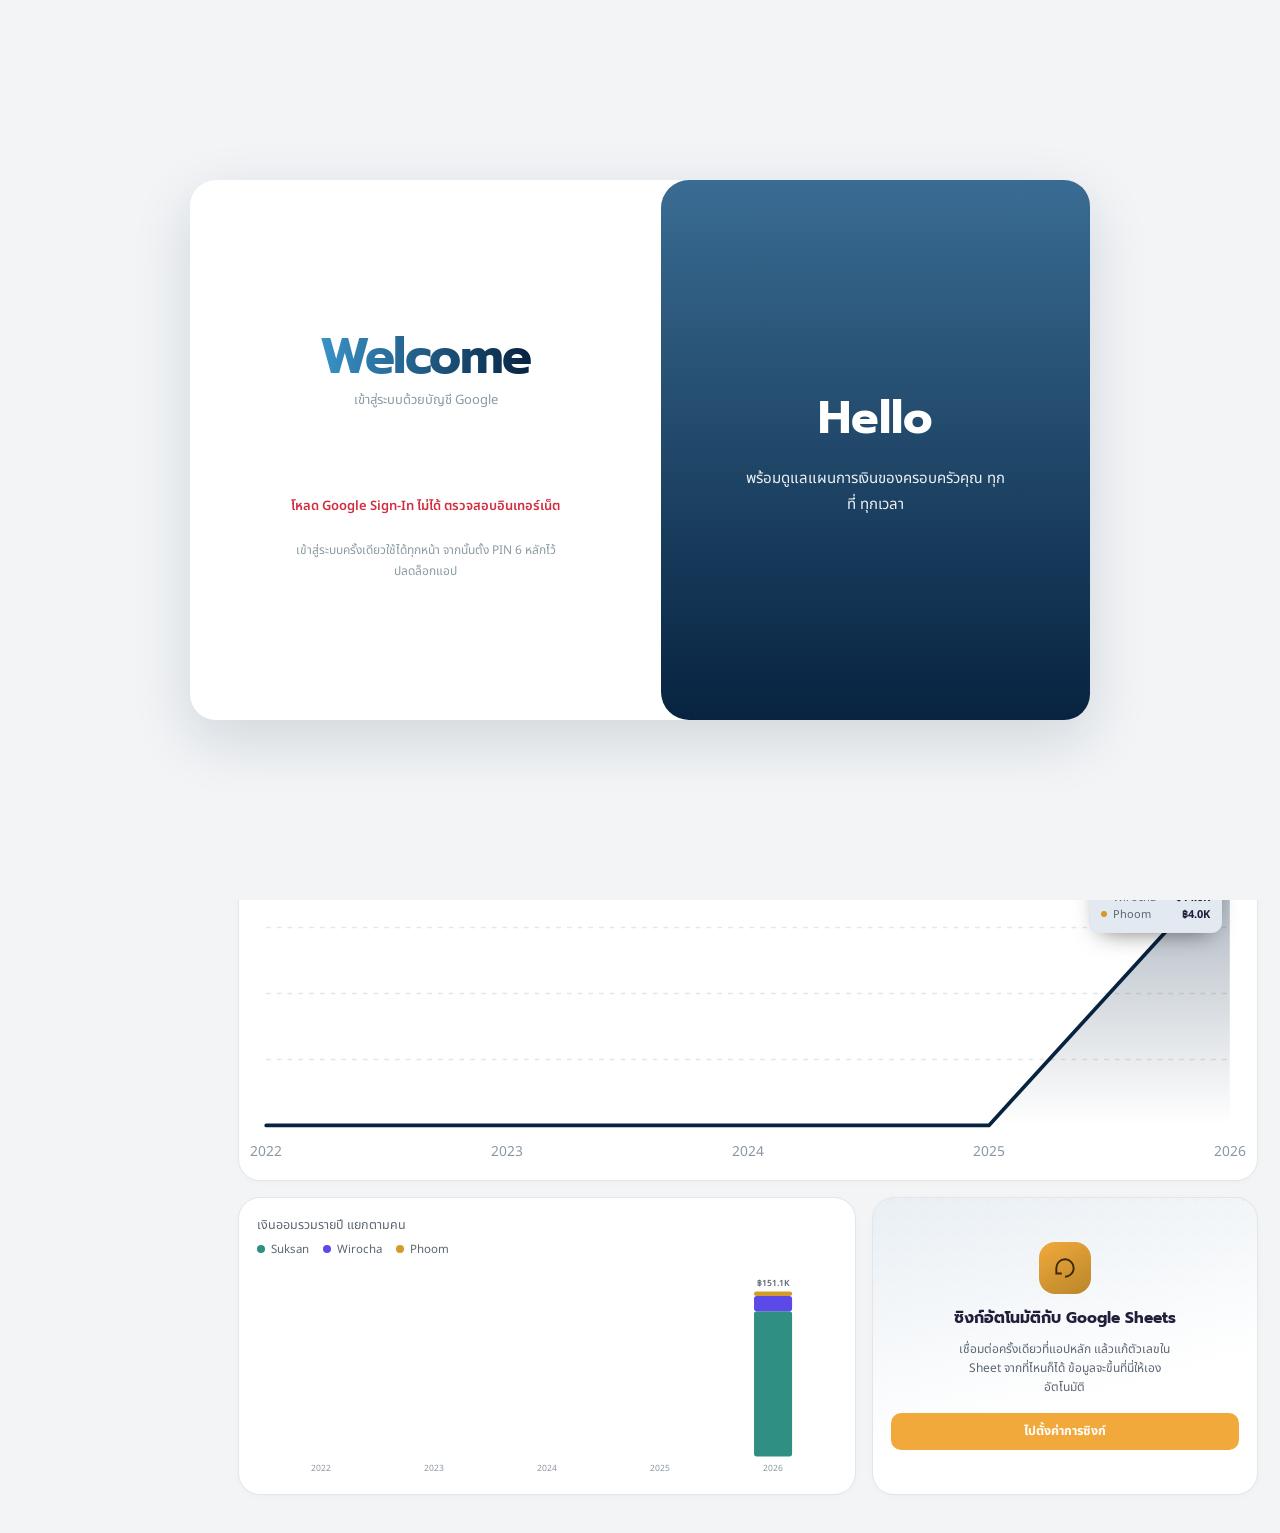
<file: portfolio/dashboard.html>
<!DOCTYPE html>
<html lang="th">
<head>
<meta charset="UTF-8">
<meta name="viewport" content="width=device-width, initial-scale=1, viewport-fit=cover">
<title>คลังทุน — Dashboard V27</title>
<meta name="theme-color" content="#061C34">
<link rel="manifest" href="manifest.json">
<link rel="apple-touch-icon" href="icon-192.png">
<link rel="icon" href="icon-192.png">
<link rel="preconnect" href="https://fonts.googleapis.com">
<link href="https://fonts.googleapis.com/css2?family=Prompt:wght@400;500;600;700&family=Noto+Sans+Thai:wght@400;500;600&display=swap" rel="stylesheet">
<style>
:root{
  --bg:#F2F4F6;
  --surface:#FFFFFF;
  --surface-2:#EAF0F4;
  --surface-3:#E2E9F0;
  --border:#E1E6EA;
  --text:#211D3A;
  --text-soft:#5C6672;
  --text-faint:#8B96A3;
  --primary:#072340;
  --primary-dim:#E9EFF4;
  --primary-soft:rgba(7,35,64,.12);
  --gold:#F2A93B;
  --gold-soft:rgba(242,169,59,.14);
  --danger:#F0507A;
  --danger-soft:rgba(240,80,122,.10);
  --positive:#1CAE5C;
  --radius-s:10px;
  --radius-m:16px;
  --radius-l:22px;
}
*{box-sizing:border-box;}
html,body{margin:0;padding:0;}
body{
  background:var(--bg);
  color:var(--text);
  font-family:'Noto Sans Thai','Prompt',sans-serif;
  -webkit-font-smoothing:antialiased;
}
h1,h2,h3,.num{font-family:'Prompt','Noto Sans Thai',sans-serif;}
button{font-family:inherit;}
input{font-family:inherit;}
a{color:inherit;text-decoration:none;}
::selection{background:var(--primary-soft);}
::-webkit-scrollbar{width:8px;height:8px;}
::-webkit-scrollbar-thumb{background:var(--surface-3);border-radius:8px;}

.shell{display:flex;min-height:100vh;}

/* ---------------- Sidebar ---------------- */
.sidebar{
  width:216px; flex:none; background:var(--surface); border-right:1px solid var(--border);
  display:flex; flex-direction:column; padding:18px 14px; position:sticky; top:0; height:100vh;
  transition:transform .25s ease; z-index:40;
}
.brand{display:flex; align-items:center; gap:10px; padding:6px 6px 18px;}
.brand-mark{width:34px;height:34px;border-radius:10px;background:linear-gradient(150deg,var(--primary),var(--primary-light,#3A6C93));display:flex;align-items:center;justify-content:center;flex:none;}
.brand-mark svg{width:19px;height:19px;}
.brand-name{font-weight:700;font-size:16px;letter-spacing:.2px;}
.brand-sub{font-size:10px;color:var(--text-faint);margin-top:1px;}

.nav-group{margin-top:6px;}
.nav-label{font-size:10.5px;color:var(--text-faint);padding:14px 10px 6px;}
.nav-item{
  display:flex; align-items:center; gap:10px; padding:9px 10px; border-radius:10px;
  color:var(--text-soft); font-size:13.5px; cursor:pointer; border:none; background:none; width:100%; text-align:left;
}
.nav-item svg{width:17px;height:17px;flex:none;opacity:.85;}
.nav-item:hover{background:var(--surface-2); color:var(--text);}
.nav-item.active{background:var(--primary-soft); color:var(--primary); font-weight:600;}
.nav-item.active svg{opacity:1;}
.nav-sub{padding-left:29px; display:flex; flex-direction:column; gap:1px; margin:2px 0 4px;}
.nav-sub-item{
  display:flex; align-items:center; gap:8px; padding:6px 10px; border-radius:8px; font-size:12.5px;
  color:var(--text-soft); cursor:pointer; border:none; background:none; width:100%; text-align:left;
}
.nav-sub-item .dot{width:7px;height:7px;border-radius:50%;flex:none;}
.nav-sub-item:hover{background:var(--surface-2); color:var(--text);}
.nav-sub-item.active{color:var(--text); font-weight:600; background:var(--surface-2);}

.sidebar-foot{margin-top:auto; display:flex; flex-direction:column; gap:8px;}
.app-link-card{
  background:linear-gradient(160deg,var(--surface-3),var(--surface-2)); border:1px solid var(--border);
  border-radius:var(--radius-m); padding:13px; font-size:12px; color:var(--text-soft);
}
.app-link-card b{display:block; color:var(--text); font-size:13px; margin-bottom:4px;}
.app-link-card a.btn{
  display:block; text-align:center; margin-top:9px; background:var(--primary); color:#FFFFFF; font-weight:700;
  padding:8px; border-radius:9px; font-size:12.5px;
}

.sidebar-close{display:none;}

/* ---------------- Main / Topbar ---------------- */
.main{flex:1; min-width:0; display:flex; flex-direction:column;}
.topbar{
  position:sticky; top:0; z-index:30; background:rgba(246,244,252,.85); backdrop-filter:blur(10px);
  border-bottom:1px solid var(--border); display:flex; align-items:center; gap:14px;
  padding:11px 22px;
}
.hamburger{display:none; border:none; background:var(--surface-2); color:var(--text); width:34px;height:34px;border-radius:9px; align-items:center;justify-content:center; flex:none;}
.ticker{
  flex:1; min-width:0; display:flex; gap:20px; overflow-x:auto; scrollbar-width:none; padding:2px 0;
}
.ticker::-webkit-scrollbar{display:none;}
.ticker-item{display:flex; align-items:center; gap:7px; flex:none; font-size:12px;}
.ticker-badge{width:20px;height:20px;border-radius:50%;display:flex;align-items:center;justify-content:center;font-size:9.5px;font-weight:700;color:#FFFFFF;flex:none;}
.ticker-name{color:var(--text-soft); max-width:118px; overflow:hidden; text-overflow:ellipsis; white-space:nowrap;}
.ticker-pct{font-weight:700;}
.ticker-pct.up{color:var(--positive);}
.ticker-pct.down{color:var(--danger);}
.topbar-right{display:flex; align-items:center; gap:8px; flex:none;}
.search-box{
  display:flex; align-items:center; gap:7px; background:var(--surface-2); border:1px solid var(--border);
  border-radius:10px; padding:7px 10px; width:180px;
}
.search-box input{background:none; border:none; outline:none; color:var(--text); font-size:12.5px; width:100%;}
.search-box svg{width:14px;height:14px; color:var(--text-faint); flex:none;}
.icon-btn{
  width:34px;height:34px;border-radius:10px;background:var(--surface-2); border:1px solid var(--border);
  color:var(--text-soft); display:flex; align-items:center; justify-content:center; cursor:pointer; position:relative; flex:none;
}
.icon-btn svg{width:16px;height:16px;}
.icon-btn .badge{position:absolute; top:-3px; right:-3px; background:var(--danger); color:#fff; font-size:9px; font-weight:700; min-width:15px; height:15px; border-radius:8px; display:flex; align-items:center; justify-content:center; padding:0 3px;}
.avatar-chip{display:flex; align-items:center; gap:8px; background:var(--surface-2); border:1px solid var(--border); border-radius:10px; padding:5px 10px 5px 5px;}
.avatar-chip .av{width:24px;height:24px;border-radius:50%;background:linear-gradient(150deg,var(--gold),#B9862A);flex:none;}
.avatar-chip span{font-size:12px;font-weight:600;}

.content{padding:0 22px 22px; max-width:1240px; margin:0 auto; width:100%;}

.page-head{display:flex; justify-content:space-between; align-items:flex-end; gap:16px; margin-bottom:18px; flex-wrap:wrap;}
.page-head h1{font-size:21px; margin:0 0 4px; font-weight:700;}
.page-head p{margin:0; font-size:12.5px; color:var(--text-soft);}
.privacy-hint{font-size:10.5px;color:var(--text-faint);margin-top:5px}
.privacy-hint b{color:var(--primary);font-weight:600}


/* ---------------- Dime-style purple hero ---------------- */
.hero-purple{
  position:relative; overflow:hidden;
  background:
    radial-gradient(circle at 12% -10%, rgba(255,255,255,.16), transparent 45%),
    linear-gradient(160deg,#3A6C93 0%, #072340 45%, #061C34 100%);
  border-radius:0 0 28px 28px;
  padding:22px 22px 0;
  max-width:1240px; margin:0 auto;
}
.hero-stars{position:absolute; inset:0; pointer-events:none;}
.hero-stars .star{position:absolute; width:26px; height:26px;}
.hero-stars .s1{top:14px; left:38%; width:20px; height:20px;}
.hero-stars .s2{top:60px; right:8%; width:30px; height:30px;}
.hero-stars .s3{top:110px; left:6%; width:16px; height:16px;}
.hero-stars .s4{bottom:70px; right:28%; width:22px; height:22px;}
.hero-top{position:relative; display:flex; justify-content:space-between; align-items:flex-end; gap:16px; flex-wrap:wrap;}
.hero-top h1{font-size:21px; margin:0 0 4px; font-weight:700; color:#fff;}
.hero-top p{margin:0; font-size:12.5px; color:rgba(255,255,255,.78);}
.hero-select{background:rgba(255,255,255,.14); border:1px solid rgba(255,255,255,.25); color:#fff;}
.hero-cta{background:#fff; color:var(--primary);}
.hero-cta svg{color:var(--primary);}
.pill-row{position:relative; display:flex; gap:8px; overflow-x:auto; padding:18px 0 22px; scrollbar-width:none;}
.pill-row::-webkit-scrollbar{display:none;}
.pill-btn{
  flex:none; background:rgba(255,255,255,.14); border:1px solid rgba(255,255,255,.22); color:#fff;
  font-size:12.5px; font-weight:600; padding:8px 15px; border-radius:999px; cursor:pointer;
}
.pill-btn.active{background:#fff; color:var(--primary); border-color:#fff;}
.hero-card-wrap{position:relative; padding-bottom:20px; margin-top:-6px;}
.hero-card{box-shadow:0 20px 40px -20px rgba(43,26,110,.35);}
.hero-card .big-num{font-size:32px;}

@media (max-width: 760px){
  .hero-purple{border-radius:0 0 22px 22px; padding:16px 16px 0;}
  .pill-row{padding:14px 0 18px;}
}
.page-actions{display:flex; align-items:center; gap:9px;}
.select-pill{
  background:var(--surface-2); border:1px solid var(--border); color:var(--text); font-size:12.5px;
  padding:8px 12px; border-radius:10px; cursor:pointer;
}
.btn-primary{
  background:linear-gradient(150deg,var(--primary),var(--primary-light,#3A6C93)); color:#FFFFFF; font-weight:700; font-size:12.5px;
  padding:9px 15px; border-radius:10px; border:none; cursor:pointer; display:flex; align-items:center; gap:6px;
}
.btn-primary svg{width:14px;height:14px;}

.grid-row{display:grid; gap:16px; margin-bottom:16px;}
.grid-row.r1{grid-template-columns:minmax(0,1fr);}
.grid-row.r2{grid-template-columns:minmax(0,1.6fr) minmax(0,1fr);}

.card{
  background:var(--surface); border:1px solid var(--border); border-radius:var(--radius-l);
  padding:18px; box-shadow:0 2px 14px -8px rgba(20,33,29,.10);
}
.card-head{display:flex; align-items:flex-start; justify-content:space-between; margin-bottom:6px;}
.card-title{font-size:12.5px; color:var(--text-soft); display:flex; align-items:center; gap:5px;}
.card-tools{display:flex; gap:6px;}
.tool-btn{
  width:26px;height:26px;border-radius:8px;background:var(--surface-2); border:1px solid var(--border);
  color:var(--text-soft); display:flex; align-items:center; justify-content:center; cursor:pointer;
}
.tool-btn svg{width:13px;height:13px;}
.tool-btn.active{color:var(--primary); border-color:var(--primary); background:var(--primary-soft);}

.big-num{font-size:29px; font-weight:700; margin:2px 0 3px; letter-spacing:.2px;}
.big-num small{font-size:16px; color:var(--text-soft); font-weight:600;}
.delta-pill{
  display:inline-flex; align-items:center; gap:4px; font-size:11.5px; font-weight:700; padding:2px 8px;
  border-radius:999px; margin-bottom:14px;
}
.delta-pill.pos{color:var(--positive); background:rgba(28,174,92,.12);}
.delta-pill.neg{color:var(--danger); background:var(--danger-soft);}
.delta-pill svg{width:10px;height:10px;}
.delta-sub{font-size:11px; color:var(--text-faint); margin-left:6px;}

.dist-label{font-size:11.5px; color:var(--text-soft); margin-bottom:8px; font-weight:600;}
.dist-bar{display:flex; height:8px; border-radius:6px; overflow:hidden; background:var(--surface-2); margin-bottom:14px;}
.dist-seg{height:100%;}
.dist-legend{display:flex; flex-direction:column; gap:9px;}
.dist-row{display:flex; align-items:center; gap:9px; font-size:12.5px;}
.dist-row .dot{width:8px;height:8px;border-radius:50%;flex:none;}
.dist-row .lbl{color:var(--text-soft); flex:1; min-width:0; overflow:hidden; text-overflow:ellipsis; white-space:nowrap;}
.dist-row .pct{color:var(--text-faint); font-size:11px; width:34px; text-align:right;}
.dist-row .amt{font-weight:600; width:88px; text-align:right;}

.chart-wrap{position:relative; margin-top:6px;}
.chart-wrap svg{width:100%; height:auto; display:block; overflow:visible;}
.chart-tooltip{
  position:absolute; background:var(--surface-3); border:1px solid var(--border); border-radius:10px;
  padding:9px 11px; font-size:11px; pointer-events:none; opacity:0; transition:opacity .12s ease; white-space:nowrap;
  box-shadow:0 10px 24px -12px rgba(0,0,0,.6); z-index:5;
}
.chart-tooltip .tt-year{font-weight:700; margin-bottom:5px; color:var(--text);}
.chart-tooltip .tt-row{display:flex; align-items:center; gap:6px; color:var(--text-soft);}
.chart-tooltip .tt-row .dot{width:6px;height:6px;border-radius:50%;}
.chart-tooltip .tt-row b{color:var(--text); margin-left:auto; padding-left:14px;}

.bar-legend{display:flex; gap:14px; flex-wrap:wrap; margin-bottom:10px;}
.bar-legend .lg-item{display:flex; align-items:center; gap:6px; font-size:11.5px; color:var(--text-soft);}
.bar-legend .lg-item .dot{width:8px;height:8px;border-radius:50%;}

.promo-card{
  background:linear-gradient(165deg,#E9EFF4,#FFFFFF 65%); border:1px solid var(--border); border-radius:var(--radius-l);
  padding:22px 18px; text-align:center; display:flex; flex-direction:column; align-items:center; justify-content:center;
  gap:10px; position:relative; overflow:hidden; box-shadow:0 2px 14px -8px rgba(20,33,29,.10);
}
.promo-card::before{
  content:''; position:absolute; inset:0; opacity:.6;
  background-image:radial-gradient(circle at 2px 2px, rgba(15,91,77,.08) 1px, transparent 1px);
  background-size:16px 16px; mask-image:linear-gradient(to bottom, black, transparent 70%);
}
.promo-icon{width:52px;height:52px;border-radius:16px;background:linear-gradient(150deg,var(--gold),#B9862A); display:flex;align-items:center;justify-content:center; position:relative;}
.promo-icon svg{width:26px;height:26px;color:#3A2A05;}
.promo-card h3{font-size:15.5px; margin:2px 0 0; position:relative;}
.promo-card p{font-size:12px; color:var(--text-soft); margin:0; line-height:1.6; position:relative; max-width:230px;}
.promo-card a.btn{
  position:relative; margin-top:6px; background:var(--gold); color:#FFFFFF; font-weight:700; font-size:12.5px;
  padding:9px 18px; border-radius:10px; width:100%;
}

.empty-note{font-size:12px; color:var(--text-faint); text-align:center; padding:30px 10px;}
.live-summary{background:var(--surface);border:1px solid var(--border);border-radius:var(--radius-l);padding:16px 18px;margin-bottom:16px;box-shadow:0 8px 24px rgba(15,91,77,.05)}
.live-summary-head{display:flex;justify-content:space-between;align-items:flex-start;gap:12px;margin-bottom:12px}
.live-sub{font-size:11.5px;color:var(--text-soft);margin-top:3px}
.live-badge{font-size:9.5px;font-weight:700;letter-spacing:.5px;color:var(--positive);background:rgba(28,174,92,.09);padding:5px 8px;border-radius:999px;white-space:nowrap}
.live-kpis{display:grid;grid-template-columns:repeat(4,1fr);gap:10px}
.live-kpi{background:var(--surface-2);border:1px solid var(--border);border-radius:13px;padding:11px 12px;min-width:0}
.live-kpi-label{font-size:10.5px;color:var(--text-soft);margin-bottom:4px}
.live-kpi-value{font-family:'Prompt','Noto Sans Thai',sans-serif;font-size:18px;font-weight:700;white-space:nowrap;overflow:hidden;text-overflow:ellipsis}
.live-kpi-note{font-size:9.5px;color:var(--text-faint);margin-top:2px}
.live-progress{height:7px;background:var(--surface-3);border-radius:99px;overflow:hidden;margin-top:12px}
.live-progress>div{height:100%;width:0;background:linear-gradient(90deg,var(--primary),var(--primary-light,#3A6C93));border-radius:inherit;transition:width .35s ease}
@media(max-width:760px){.live-kpis{grid-template-columns:repeat(2,1fr)}.live-summary{padding:14px}.live-kpi-value{font-size:16px}}


.overlay-bg{position:fixed; inset:0; background:rgba(0,0,0,.5); z-index:39; display:none;}
.overlay-bg.show{display:block;}

@media (max-width: 980px){
  .grid-row.r1, .grid-row.r2{grid-template-columns:1fr;}
  .ticker{display:none;}
}
@media (max-width: 760px){
  .sidebar{position:fixed; left:0; top:0; transform:translateX(-100%); box-shadow:0 0 40px rgba(0,0,0,.5);}
  .sidebar.open{transform:translateX(0);}
  .sidebar-close{display:flex; align-items:center; justify-content:center; margin-left:auto; width:28px;height:28px;border-radius:8px;background:var(--surface-2); border:1px solid var(--border); color:var(--text-soft);}
  .hamburger{display:flex;}
  .search-box{display:none;}
  .content{padding:0 16px 16px;}
  .page-head{align-items:flex-start;}
  .card{padding:14px;}
}
</style>
<script src="../config.js"></script>
<script src="../admin-login.js"></script>
<script src="auth-open.js"></script>
<script src="../themes.js"></script>
</head>
<body>

<div class="overlay-bg" id="overlayBg"></div>
<div class="shell">

  <aside class="sidebar" id="sidebar">
    <div class="brand">
      <div class="brand-mark">
        <svg viewBox="0 0 24 24" fill="none"><path d="M12 3c-2 3-2.5 5-.5 7 1.6 1.6 1.6 3.4 0 5-1.5-2-2-2-3.5-.5C6.5 16 6 18 8 20" stroke="#FFFFFF" stroke-width="1.6" stroke-linecap="round" stroke-linejoin="round"/><path d="M12 3c2 3 2.5 5 .5 7-1.6 1.6-1.6 3.4 0 5" stroke="#FFFFFF" stroke-width="1.6" stroke-linecap="round" stroke-linejoin="round"/></svg>
      </div>
      <div>
        <div class="brand-name">คลังทุน</div>
        <div class="brand-sub">Family Fund Tracker</div>
      </div>
      <button class="sidebar-close" id="sidebarClose">✕</button>
    </div>

    <div class="nav-group">
      <button class="nav-item active" data-nav="dashboard">
        <svg viewBox="0 0 24 24" fill="none" stroke="currentColor" stroke-width="1.8"><rect x="3.5" y="3.5" width="7.5" height="7.5" rx="1.8"/><rect x="13" y="3.5" width="7.5" height="4.5" rx="1.8"/><rect x="13" y="10.5" width="7.5" height="10" rx="1.8"/><rect x="3.5" y="13.5" width="7.5" height="7" rx="1.8"/></svg>
        ภาพรวม
      </button>
      <a class="nav-item" href="index.html">
        <svg viewBox="0 0 24 24" fill="none" stroke="currentColor" stroke-width="1.8"><path d="M4 19V10M10 19V5M16 19v-6M22 19H2" stroke-linecap="round"/></svg>
        สรุปรายเดือน
      </a>
      <button class="nav-item" id="portfolioToggle">
        <svg viewBox="0 0 24 24" fill="none" stroke="currentColor" stroke-width="1.8"><path d="M3 7l9-4 9 4-9 4-9-4Z"/><path d="M3 12l9 4 9-4M3 17l9 4 9-4" stroke-linecap="round" stroke-linejoin="round"/></svg>
        กองทุนของฉัน
        <svg viewBox="0 0 24 24" fill="none" stroke="currentColor" stroke-width="2" style="width:11px;height:11px;margin-left:auto;transition:transform .15s" id="portfolioChevron"><path d="m6 9 6 6 6-6"/></svg>
      </button>
      <div class="nav-sub" id="ownerSubnav"></div>
      <a class="nav-item" href="index.html">
        <svg viewBox="0 0 24 24" fill="none" stroke="currentColor" stroke-width="1.8"><path d="M7 8h13M7 8l3-3M7 8l3 3M17 16H4M17 16l-3-3M17 16l-3 3" stroke-linecap="round" stroke-linejoin="round"/></svg>
        ธุรกรรม
      </a>
    </div>

    <div class="nav-group">
      <div class="nav-label">ระบบ</div>
      <a class="nav-item" href="index.html">
        <svg viewBox="0 0 24 24" fill="none" stroke="currentColor" stroke-width="1.8"><circle cx="12" cy="12" r="3"/><path d="M19.4 15a1.7 1.7 0 0 0 .34 1.87l.06.06a2 2 0 1 1-2.83 2.83l-.06-.06a1.7 1.7 0 0 0-1.87-.34 1.7 1.7 0 0 0-1 1.55V27a2 2 0 1 1-4 0v-.09A1.7 1.7 0 0 0 9 19.36a1.7 1.7 0 0 0-1.87.34l-.06.06a2 2 0 1 1-2.83-2.83l.06-.06A1.7 1.7 0 0 0 4.64 15a1.7 1.7 0 0 0-1.55-1H3a2 2 0 1 1 0-4h.09A1.7 1.7 0 0 0 4.64 9a1.7 1.7 0 0 0-.34-1.87l-.06-.06a2 2 0 1 1 2.83-2.83l.06.06A1.7 1.7 0 0 0 9 4.64a1.7 1.7 0 0 0 1-1.55V3a2 2 0 1 1 4 0v.09a1.7 1.7 0 0 0 1 1.55 1.7 1.7 0 0 0 1.87-.34l.06-.06a2 2 0 1 1 2.83 2.83l-.06.06A1.7 1.7 0 0 0 19.36 9a1.7 1.7 0 0 0 1.55 1H21a2 2 0 1 1 0 4h-.09a1.7 1.7 0 0 0-1.55 1Z"/></svg>
        ตั้งค่า &amp; ซิงก์
      </a>
    </div>

    <div class="sidebar-foot">
      <div class="app-link-card">
        <b>เพิ่ม/แก้ไขข้อมูล</b>
        อยากบันทึกเงินลงทุนหรือแก้กองทุน ไปที่แอปหลัก
        <a class="btn" href="index.html">เปิดแอปหลัก</a>
      </div>
    </div>
  </aside>

  <div class="main">
    <header class="topbar">
      <button class="hamburger" id="hamburgerBtn">
        <svg viewBox="0 0 24 24" width="17" height="17" fill="none" stroke="currentColor" stroke-width="2"><path d="M4 7h16M4 12h16M4 17h16" stroke-linecap="round"/></svg>
      </button>
      <div class="ticker" id="ticker"></div>
      <div class="topbar-right">
        <div class="search-box">
          <svg viewBox="0 0 24 24" fill="none" stroke="currentColor" stroke-width="2"><circle cx="11" cy="11" r="7"/><path d="m20 20-4-4"/></svg>
          <input id="fundSearch" placeholder="ค้นหากองทุน...">
        </div>
        <button class="icon-btn" id="bellBtn" title="การแจ้งเตือน">
          <svg viewBox="0 0 24 24" fill="none" stroke="currentColor" stroke-width="1.8"><path d="M18 8a6 6 0 1 0-12 0c0 7-3 9-3 9h18s-3-2-3-9"/><path d="M13.7 21a2 2 0 0 1-3.4 0"/></svg>
          <span class="badge" id="bellBadge" style="display:none;">0</span>
        </button>
        <div class="avatar-chip">
          <div class="av"></div>
          <span id="familyLabel">ครอบครัว</span>
        </div>
      </div>
    </header>

    <div class="hero-purple">
      <div class="hero-stars">
        <svg class="star s1" viewBox="0 0 24 24" fill="rgba(255,255,255,.55)"><path d="M12 2l1.8 6.2L20 10l-6.2 1.8L12 18l-1.8-6.2L4 10l6.2-1.8L12 2Z"/></svg>
        <svg class="star s2" viewBox="0 0 24 24" fill="rgba(255,255,255,.35)"><path d="M12 2l1.8 6.2L20 10l-6.2 1.8L12 18l-1.8-6.2L4 10l6.2-1.8L12 2Z"/></svg>
        <svg class="star s3" viewBox="0 0 24 24" fill="rgba(255,255,255,.4)"><path d="M12 2l1.8 6.2L20 10l-6.2 1.8L12 18l-1.8-6.2L4 10l6.2-1.8L12 2Z"/></svg>
        <svg class="star s4" viewBox="0 0 24 24" fill="rgba(255,255,255,.25)"><path d="M12 2l1.8 6.2L20 10l-6.2 1.8L12 18l-1.8-6.2L4 10l6.2-1.8L12 2Z"/></svg>
      </div>
      <div class="hero-top">
        <div>
          <h1>ภาพรวมกองทุนครอบครัว</h1>
          <p id="pageSub">สรุปเงินออม การลงทุน และเป้าหมายของทุกคนในบ้าน</p>
        </div>
        <div class="page-actions">
          <select class="select-pill hero-select" id="yearSelect"></select>
          <a class="btn-primary hero-cta" href="index.html">
            <svg viewBox="0 0 24 24" fill="none" stroke="currentColor" stroke-width="2.4" stroke-linecap="round"><line x1="12" y1="5" x2="12" y2="19"/><line x1="5" y1="12" x2="19" y2="12"/></svg>
            บันทึกการลงทุน
          </a>
        </div>
      </div>
      <div class="pill-row" id="ownerPills"></div>
      <div class="hero-card-wrap">
        <section class="card hero-card" id="assetsCard"></section>
      </div>
    </div>

    <div class="content">
      <section class="live-summary" id="liveSummary">
        <div class="live-summary-head">
          <div>
            <div class="card-title">สุขภาพพอร์ตปีนี้</div>
            <div class="live-sub" id="liveSummarySub">ข้อมูลจากการลงทุนจริงที่บันทึกในแอปหลัก</div>
          </div>
          <span class="live-badge">● LIVE DATA</span>
        </div>
        <div class="live-kpis" id="liveKpis"></div>
        <div class="live-progress"><div id="liveProgressBar"></div></div>
      </section>

      <div class="grid-row r1">
        <section class="card" id="investCard">
          <div class="card-head">
            <div>
              <div class="card-title">เงินลงทุนสะสมต่อปี</div>
              <div class="big-num privacy-number" id="investBigNum">฿0</div>
              <div id="investDeltaWrap"></div>
            </div>
            <div class="card-tools">
              <button class="tool-btn active" data-chartmode="year" title="ยอดต่อปี">
                <svg viewBox="0 0 24 24" fill="none" stroke="currentColor" stroke-width="2"><path d="M4 19V10M10 19V5M16 19v-6"/></svg>
              </button>
              <button class="tool-btn" data-chartmode="cum" title="ยอดสะสม">
                <svg viewBox="0 0 24 24" fill="none" stroke="currentColor" stroke-width="2"><path d="M3 15c3-6 6 3 9-3s6-7 9-1" stroke-linecap="round"/></svg>
              </button>
            </div>
          </div>
          <div class="chart-wrap" id="investChartWrap"></div>
        </section>
      </div>

      <div class="grid-row r2">
        <section class="card" id="savingsCard">
          <div class="card-head">
            <div class="card-title">เงินออมรวมรายปี แยกตามคน</div>
          </div>
          <div class="bar-legend" id="barLegend"></div>
          <div class="chart-wrap" id="barChartWrap"></div>
        </section>
        <aside class="promo-card" id="promoCard"></aside>
      </div>
    </div>
  </div>
</div>

<script>
/* ================= DATA (reads the same database as index.html) ================= */
const STORAGE_KEY = 'khlangthun_portfolio_oldui_latest_v4';
const CURRENT_YEAR = new Date().getFullYear();
const PALETTE = ['#5B4AE8','#2F8F83','#D49A2A','#E05A78','#3B82C4','#8A63D2','#2E9E8E'];
const OWNER_FIXED_COLORS = {
  'Suksan':'#2F8F83',
  'Wirocha':'#5B4AE8',
  'Phoom':'#D49A2A',
  'สุขสันต์':'#2F8F83',
  'วิโรจา':'#5B4AE8',
  'ภูมิ':'#D49A2A'
};
const DARK_PALETTE = ['#1FAE8B','#E3B341','#5B9BD5','#FF6B81','#8B7CF6','#37D6B0','#D97757'];
const OWNER_COLORS = {};
const MONTHS_TH = ['ม.ค.','ก.พ.','มี.ค.','เม.ย.','พ.ค.','มิ.ย.','ก.ค.','ส.ค.','ก.ย.','ต.ค.','พ.ย.','ธ.ค.'];

function seedFunds(){
  const m = arr => { const o={}; arr.forEach((v,i)=>o[i+1]=v); return o; };
  return [
    fund('Suksan','SCBRMS&P500', m([0,2000,2000,2000,2000,2000,0,1000,0,0,0,0]), 24000),
    fund('Suksan','SCBRMWORLD(A)', m([0,2000,2000,2000,2000,2000,2000,2000,1000,0,0,0]), 24000),
    fund('Suksan','SCBGOLDHRMF', m([0,0,1000,1000,1000,3000,1000,0,1000,0,0,0]), 24000),
    fund('Suksan','SCBTM(ThaiESGE)', m([0,0,1000,1000,1000,1000,1000,1000,1000,0,0,0]), 24000),
    fund('Suksan','SCBRM2', m([0,0,0,0,0,0,5000,0,1000,0,0,0]), 24000),
    fund('Suksan','SCBSTMFPLUS-I', m([3000,3000,3000,3000,3000,2000,0,0,0,0,0,0]), 24000),
    fund('Suksan','SCBFIXEDA', m([3000,3000,3000,3000,3000,3000,3000,3000,3000,0,0,0]), 24000),
    fund('Suksan','TLUS500RMF (WelthX)', m([0,0,0,0,0,0,0,2000,2000,0,0,0]), 24000),
    fund('Suksan','TLWORLDXUSRMF (WelthX)', m([0,0,0,0,0,0,0,2000,2000,0,0,0]), 24000),
    fund('Suksan','KKP CorePath Balanced RMF', m([0,0,0,0,0,1000,1000,1000,2000,0,0,0]), 24000),
    fund('Suksan','KKP-INRMF', m([0,0,0,0,0,1000,0,0,0,0,0,0]), 24000),
    fund('Suksan','SCBSEMIE (500)', m([0,0,0,500,500,500,500,0,500,0,0,0]), 24000),
    fund('Suksan','SCBVIETE (500)', m([0,0,0,500,500,500,500,0,500,0,0,0]), 24000),
    fund('Suksan','SCBGVALUE (500)', m([0,0,0,500,500,500,500,0,500,0,0,0]), 24000),
    fund('Suksan','SCBJNK225E (500)', m([0,0,0,500,500,500,500,0,0,0,0,0]), 24000),
    fund('Suksan','VOO (800)', m([0,0,0,5000,500,1000,1000,0,0,0,0,0]), 24000),
    fund('Suksan','SCHD (500)', m([0,0,0,0,500,0,0,0,0,0,0,0]), 24000),
    fund('Suksan','VXUS (400)', m([0,0,0,4500,700,1000,0,0,0,0,0,0]), 24000),
    fund('Suksan','GOOGL (300)', m([0,0,0,0,0,3000,400,1000,0,0,0,0]), 24000),
    fund('Wirocha','SCBS&P500E (2000)', m([0,0,0,0,0,1000,2000,0,0,0,0,0]), 24000),
    fund('Wirocha','SCBGVALUE (1000)', m([0,0,0,0,0,0,1000,0,0,0,0,0]), 24000),
    fund('Wirocha','SCBSTMFPLUS-E (3000)', m([0,0,0,0,0,2000,5000,3000,0,0,0,0]), 24000),
    fund('Phoom','TLWORLD-X(WelthX)', m([0,0,0,0,0,0,2000,2000,0,0,0,0]), 24000),
  ];
}
function fund(owner,name,months,target){
  return { id:'f_'+Math.random().toString(36).slice(2,9), owner:canonicalOwner(owner), name, months, target, years:{}, favorite:false, transactions:[] };
}
function canonicalOwner(owner){
  const raw=String(owner||'').trim();
  const key=raw.replace(/\s+/g,'').toLowerCase();
  const map={
    'suksan':'Suksan','สุขสันต์':'Suksan',
    'wirocha':'Wirocha','วิโรจา':'Wirocha','วิโรชา':'Wirocha','วิรุชา':'Wirocha','วิโรช':'Wirocha',
    'phoom':'Phoom','ภูมิ':'Phoom'
  };
  return map[key]||raw;
}
function normalizeFund(f){
  f.owner=canonicalOwner(f.owner);
  if(!f.years || typeof f.years!=='object') f.years={};
  if(!Array.isArray(f.transactions)) f.transactions=[];
  if(typeof f.favorite!=='boolean') f.favorite=false;
  if(f.months && Object.keys(f.months).length && !f.years[CURRENT_YEAR]){
    f.years[CURRENT_YEAR]={months:{...f.months}, target:Number(f.target)||0};
  }
  delete f.months;
  if(f.target===undefined) f.target=24000;
  return f;
}
function yearDataOf(f, year, create=true){
  normalizeFund(f);
  if(!f.years[year] && create) f.years[year]={months:{}, target:Number(f.target)||0};
  if(f.years[year] && !f.years[year].months) f.years[year].months={};
  if(f.years[year] && f.years[year].target===undefined) f.years[year].target=Number(f.target)||0;
  return f.years[year] || {months:{},target:Number(f.target)||0};
}
function loadData(){
  try{
    const raw = localStorage.getItem(STORAGE_KEY);
    if(raw){ const d=JSON.parse(raw); (d.funds||[]).forEach(normalizeFund); return d; }
  }catch(e){}
  const data = { funds: seedFunds() };
  data.funds.forEach(normalizeFund);
  localStorage.setItem(STORAGE_KEY, JSON.stringify(data));
  return data;
}
let DATA = loadData();
let selectedYear = CURRENT_YEAR;
let lastRaw = localStorage.getItem(STORAGE_KEY);
let ownerFilter = 'ALL';

function ownerColor(owner){
  if(!OWNER_COLORS[owner]){
    OWNER_COLORS[owner] = OWNER_FIXED_COLORS[owner] || PALETTE[Object.keys(OWNER_COLORS).length % PALETTE.length];
  }
  return OWNER_COLORS[owner];
}
function owners(){ return [...new Set(DATA.funds.map(f=>f.owner))]; }
function fundsScoped(){ return ownerFilter==='ALL' ? DATA.funds : DATA.funds.filter(f=>f.owner===ownerFilter); }
function allYearsPresent(){
  const ys=new Set([CURRENT_YEAR]);
  DATA.funds.forEach(f=>Object.keys(f.years||{}).forEach(y=>ys.add(Number(y))));
  const min=Math.min(...ys), max=Math.max(...ys, CURRENT_YEAR);
  const span=Math.max(max-min, 4);
  const start=max-span;
  const out=[]; for(let y=start;y<=max;y++) out.push(y);
  return out;
}
function yearTotalForFund(f,y){ return Object.values(yearDataOf(f,y,false).months||{}).reduce((a,b)=>a+(Number(b)||0),0); }
function fundAllTimeTotal(f){ return Object.keys(f.years||{}).reduce((s,y)=>s+yearTotalForFund(f,Number(y)),0); }
function fundTargetOf(f,y){ return Number(yearDataOf(f,y,false).target)||Number(f.target)||0; }

const fmtInt = n => '฿' + Math.round(n||0).toLocaleString('th-TH');
const fmtShort = n => {
  n = Number(n)||0;
  if(Math.abs(n)>=1000000) return '฿'+(n/1000000).toFixed(2)+'M';
  if(Math.abs(n)>=1000) return '฿'+(n/1000).toFixed(1)+'K';
  return '฿'+Math.round(n).toLocaleString('th-TH');
};
function escapeHtml(s){ return String(s??'').replace(/[&<>"']/g, c=>({'&':'&amp;','<':'&lt;','>':'&gt;','"':'&quot;',"'":'&#39;'}[c])); }

/* ================= TICKER ================= */
function renderTicker(){
  const el = document.getElementById('ticker');
  const funds = [...DATA.funds].sort((a,b)=>fundAllTimeTotal(b)-fundAllTimeTotal(a)).slice(0,10);
  if(!funds.length){ el.innerHTML=''; return; }
  el.innerHTML = funds.map(f=>{
    const target = fundTargetOf(f, selectedYear) || 1;
    const actual = yearTotalForFund(f, selectedYear);
    const pct = Math.round(actual/target*100);
    const up = pct>=50;
    const color = ownerColor(f.owner);
    const initial = (f.owner||'?').trim().charAt(0).toUpperCase();
    return `<div class="ticker-item" title="${escapeHtml(f.owner)} · ${escapeHtml(f.name)}">
      <div class="ticker-badge" style="background:${color}">${initial}</div>
      <span class="ticker-name">${escapeHtml(f.name)}</span>
      <span class="ticker-pct ${up?'up':'down'}">${up?'▲':'▼'} ${pct}%</span>
    </div>`;
  }).join('');
}

/* ================= SIDEBAR OWNER SUBNAV ================= */
function renderOwnerSubnav(){
  const wrap = document.getElementById('ownerSubnav');
  wrap.innerHTML = ['ALL',...owners()].map(o=>{
    const label = o==='ALL' ? 'ทั้งหมด' : o;
    const color = o==='ALL' ? 'var(--text-faint)' : ownerColor(o);
    return `<button class="nav-sub-item ${ownerFilter===o?'active':''}" data-owner="${escapeHtml(o)}">
      <span class="dot" style="background:${color}"></span>${escapeHtml(label)}
    </button>`;
  }).join('');
  wrap.querySelectorAll('[data-owner]').forEach(btn=>{
    btn.addEventListener('click', ()=>{ ownerFilter=btn.dataset.owner; renderAll(); });
  });
}

/* ================= HERO OWNER PILLS ================= */
function renderOwnerPills(){
  const wrap = document.getElementById('ownerPills');
  wrap.innerHTML = ['ALL',...owners()].map(o=>{
    const label = o==='ALL' ? 'ทั้งหมด' : o;
    return `<button class="pill-btn ${ownerFilter===o?'active':''}" data-owner-pill="${escapeHtml(o)}">${escapeHtml(label)}</button>`;
  }).join('');
  wrap.querySelectorAll('[data-owner-pill]').forEach(btn=>{
    btn.addEventListener('click', ()=>{ ownerFilter=btn.dataset.ownerPill; renderAll(); });
  });
}

/* ================= ASSETS CARD ================= */
function renderLiveSummary(){
  const funds=fundsScoped();
  const year=selectedYear;
  const actual=funds.reduce((s,f)=>s+yearTotalForFund(f,year),0);
  const target=funds.reduce((s,f)=>s+fundTargetOf(f,year),0);
  const gap=target-actual;
  const pct=target?Math.round(actual/target*100):0;
  const active=funds.filter(f=>yearTotalForFund(f,year)>0).length;
  const allTime=funds.reduce((s,f)=>s+fundAllTimeTotal(f),0);
  const months=[...Array(12)].map((_,i)=>funds.reduce((s,f)=>s+(Number(yearDataOf(f,year,false).months?.[i])||0),0));
  let lastIdx=-1; months.forEach((v,i)=>{if(v>0) lastIdx=i;});
  const last=lastIdx>=0?months[lastIdx]:0;
  const monthLabel=lastIdx>=0?MONTHS_TH[lastIdx]:'ยังไม่มี';
  const kpis=[
    ['ลงทุนจริงปีนี้',fmtInt(actual),`ปี ${year+543}`],
    ['เป้าหมายปีนี้',fmtInt(target),target?'เป้าหมายรวม':'ยังไม่ได้ตั้งเป้า'],
    [gap>=0?'เหลือถึงเป้าหมาย':'เกินเป้าหมาย',fmtInt(Math.abs(gap)),gap>=0?'ต้องลงทุนเพิ่ม':'ทำได้เกินเป้า'],
    ['กองทุนที่ลงทุน',`${active} กอง`,lastIdx>=0?`ล่าสุด ${monthLabel} · ${fmtShort(last)}`:`สะสมทั้งหมด ${fmtShort(allTime)}`]
  ];
  document.getElementById('liveKpis').innerHTML=kpis.map((k,i)=>`<div class="live-kpi"><div class="live-kpi-label">${k[0]}</div><div class="live-kpi-value privacy-number">${k[1]}</div><div class="live-kpi-note">${k[2]}</div></div>`).join('');
  document.getElementById('liveProgressBar').style.width=Math.min(100,Math.max(0,pct))+'%';
  document.getElementById('liveSummarySub').textContent=`ข้อมูลจากการลงทุนจริง · ปี ${year+543} · อัปเดตอัตโนมัติเมื่อมีการบันทึกข้อมูล`;
}

function renderAssetsCard(){
  const funds = fundsScoped();
  const totalAllTime = funds.reduce((s,f)=>s+fundAllTimeTotal(f),0);
  const thisYear = funds.reduce((s,f)=>s+yearTotalForFund(f,selectedYear),0);
  const lastYear = funds.reduce((s,f)=>s+yearTotalForFund(f,selectedYear-1),0);
  let deltaHtml;
  if(lastYear>0){
    const pct = Math.round((thisYear-lastYear)/lastYear*100);
    const pos = pct>=0;
    deltaHtml = `<span class="delta-pill ${pos?'pos':'neg'}"><svg viewBox="0 0 24 24" fill="none" stroke="currentColor" stroke-width="3">${pos?'<path d="M12 19V5M5 12l7-7 7 7"/>':'<path d="M12 5v14M5 12l7 7 7-7"/>'}</svg>${pos?'+':''}${pct}%</span><span class="delta-sub">เทียบปีก่อน (${lastYear-543>0?'':''}${selectedYear-1+543})</span>`;
  } else {
    const target = funds.reduce((s,f)=>s+fundTargetOf(f,selectedYear),0);
    const pct = target? Math.round(thisYear/target*100):0;
    deltaHtml = `<span class="delta-pill pos"><svg viewBox="0 0 24 24" fill="none" stroke="currentColor" stroke-width="3"><path d="M12 19V5M5 12l7-7 7 7"/></svg>${pct}%</span><span class="delta-sub">ของเป้าหมายปี ${selectedYear+543}</span>`;
  }

  const totals = {};
  funds.forEach(f=>{ totals[f.owner]=(totals[f.owner]||0)+fundAllTimeTotal(f); });
  const ownerList = Object.entries(totals).sort((a,b)=>b[1]-a[1]);
  const grand = ownerList.reduce((s,[,v])=>s+v,0) || 1;

  const segHtml = ownerList.map(([o,v])=>`<div class="dist-seg" style="width:${(v/grand*100).toFixed(2)}%;background:${ownerColor(o)}"></div>`).join('');
  const legendHtml = ownerList.map(([o,v])=>`
    <div class="dist-row">
      <span class="dot" style="background:${ownerColor(o)}"></span>
      <span class="lbl">${escapeHtml(o)}</span>
      <span class="pct">${Math.round(v/grand*100)}%</span>
      <span class="amt privacy-number">${fmtInt(v)}</span>
    </div>`).join('');

  document.getElementById('assetsCard').innerHTML = `
    <div class="card-head">
      <div class="card-title">เงินออมสะสมทั้งหมด</div>
    </div>
    <div class="big-num privacy-number">${fmtInt(totalAllTime)}</div>
    <div style="margin-bottom:14px;">${deltaHtml}</div>
    <div class="dist-label">สัดส่วนตามคน</div>
    <div class="dist-bar">${segHtml || '<div class="dist-seg" style="width:100%;background:var(--surface-3)"></div>'}</div>
    <div class="dist-legend">${legendHtml || '<div class="empty-note">ยังไม่มีข้อมูลกองทุน</div>'}</div>
  `;
}

/* ================= INVEST CHART (area, per year, hover tooltip) ================= */
let chartMode = 'year'; // 'year' | 'cum'
function renderInvestCard(){
  const funds = fundsScoped();
  const years = allYearsPresent();
  const thisYearTotal = funds.reduce((s,f)=>s+yearTotalForFund(f,selectedYear),0);
  const lastYearTotal = funds.reduce((s,f)=>s+yearTotalForFund(f,selectedYear-1),0);
  document.getElementById('investBigNum').textContent = fmtInt(thisYearTotal);
  const deltaWrap = document.getElementById('investDeltaWrap');
  if(lastYearTotal>0){
    const pct = Math.round((thisYearTotal-lastYearTotal)/lastYearTotal*100);
    const pos = pct>=0;
    deltaWrap.innerHTML = `<span class="delta-pill ${pos?'pos':'neg'}"><svg viewBox="0 0 24 24" fill="none" stroke="currentColor" stroke-width="3">${pos?'<path d="M12 19V5M5 12l7-7 7 7"/>':'<path d="M12 5v14M5 12l7 7 7-7"/>'}</svg>${pos?'+':''}${pct}%</span><span class="delta-sub">ปี ${selectedYear+543}</span>`;
  } else {
    deltaWrap.innerHTML = `<span class="delta-sub">ยังไม่มีข้อมูลปีก่อนหน้าให้เทียบ</span>`;
  }

  const owns = ownerFilter==='ALL' ? owners() : [ownerFilter];
  const perYearByOwner = years.map(y=>{
    const row = {year:y, total:0, owners:{}};
    owns.forEach(o=>{
      const v = DATA.funds.filter(f=>f.owner===o).reduce((s,f)=>s+yearTotalForFund(f,y),0);
      row.owners[o]=v; row.total+=v;
    });
    return row;
  });

  let series = perYearByOwner.map(r=>r.total);
  if(chartMode==='cum'){
    let acc=0; series = series.map(v=>{ acc+=v; return acc; });
  }

  const w=640,h=210,p={l:6,r:6,t:14,b:24};
  const maxV = Math.max(...series, 1);
  const stepX = (w-p.l-p.r)/Math.max(series.length-1,1);
  const pts = series.map((v,i)=>{
    const x = p.l + i*stepX;
    const y = h-p.b - (v/maxV)*(h-p.t-p.b);
    return [x,y];
  });
  const linePath = pts.map((pt,i)=> (i===0?'M':'L')+pt[0].toFixed(1)+' '+pt[1].toFixed(1)).join(' ');
  const areaPath = linePath + ` L${pts[pts.length-1][0].toFixed(1)} ${h-p.b} L${pts[0][0].toFixed(1)} ${h-p.b} Z`;
  const xlabels = years.map((y,i)=> i%Math.ceil(years.length/8||1)===0 || i===years.length-1 ? `<text x="${pts[i][0].toFixed(1)}" y="${h-4}" font-size="9" fill="var(--text-faint)" text-anchor="middle">${y}</text>` : '').join('');
  const gridY = [0.25,0.5,0.75].map(f=>`<line x1="${p.l}" x2="${w-p.r}" y1="${(h-p.t-p.b)*f+p.t}" y2="${(h-p.t-p.b)*f+p.t}" stroke="var(--border)" stroke-width="1" stroke-dasharray="3 4"/>`).join('');

  document.getElementById('investChartWrap').innerHTML = `
    <svg viewBox="0 0 ${w} ${h}" preserveAspectRatio="none">
      <defs>
        <linearGradient id="areaFade" x1="0" y1="0" x2="0" y2="1">
          <stop offset="0%" stop-color="#072340" stop-opacity="0.35"/>
          <stop offset="100%" stop-color="#072340" stop-opacity="0"/>
        </linearGradient>
      </defs>
      ${gridY}
      <path d="${areaPath}" fill="url(#areaFade)" stroke="none"/>
      <path d="${linePath}" fill="none" style="stroke:var(--primary,#072340)" stroke-width="2.4" stroke-linejoin="round" stroke-linecap="round"/>
      ${pts.map((pt,i)=>`<circle cx="${pt[0].toFixed(1)}" cy="${pt[1].toFixed(1)}" r="2.6" fill="#FFFFFF" stroke-width="1.6" data-idx="${i}" class="hpt" style="stroke:var(--primary,#072340);opacity:0"/>`).join('')}
      ${xlabels}
      <rect x="0" y="0" width="${w}" height="${h}" fill="transparent" id="investHoverRect"/>
    </svg>
    <div class="chart-tooltip" id="investTooltip"></div>
  `;

  const svg = document.querySelector('#investChartWrap svg');
  const rect = document.getElementById('investHoverRect');
  const tooltip = document.getElementById('investTooltip');
  const wrapEl = document.getElementById('investChartWrap');

  function showAt(idx){
    const row = perYearByOwner[idx];
    if(!row) return;
    const topOwners = Object.entries(row.owners).sort((a,b)=>b[1]-a[1]).filter(([,v])=>v>0).slice(0,4);
    tooltip.innerHTML = `<div class="tt-year">${row.year+543}</div>` +
      (topOwners.length ? topOwners.map(([o,v])=>`<div class="tt-row"><span class="dot" style="background:${ownerColor(o)}"></span>${escapeHtml(o)}<b>${fmtShort(v)}</b></div>`).join('') : `<div class="tt-row">ไม่มีการลงทุน</div>`);
    const pt = pts[idx];
    const scaleX = wrapEl.clientWidth / w;
    let leftPx = pt[0]*scaleX;
    const boxW = 150;
    leftPx = Math.min(Math.max(leftPx-boxW/2, 0), wrapEl.clientWidth-boxW);
    tooltip.style.left = leftPx+'px';
    tooltip.style.top = Math.max(pt[1]*scaleX - 70, 0)+'px';
    tooltip.style.opacity = '1';
    svg.querySelectorAll('.hpt').forEach((c,i)=> c.style.opacity = i===idx?'1':'0');
  }
  function hide(){ tooltip.style.opacity='0'; svg.querySelectorAll('.hpt').forEach(c=>c.style.opacity='0'); }

  rect.addEventListener('mousemove', e=>{
    const bcr = svg.getBoundingClientRect();
    const relX = (e.clientX-bcr.left)/bcr.width * w;
    let idx = Math.round((relX-p.l)/stepX);
    idx = Math.max(0, Math.min(series.length-1, idx));
    showAt(idx);
  });
  rect.addEventListener('mouseleave', hide);
  rect.addEventListener('touchstart', e=>{
    const t=e.touches[0]; const bcr=svg.getBoundingClientRect();
    const relX = (t.clientX-bcr.left)/bcr.width * w;
    let idx = Math.round((relX-p.l)/stepX);
    idx = Math.max(0, Math.min(series.length-1, idx));
    showAt(idx);
  }, {passive:true});

  if(series.length) showAt(series.length-1);
}

/* ================= SAVINGS BAR CHART (stacked per year by owner) ================= */
function renderSavingsCard(){
  const owns = owners();
  const years = allYearsPresent();
  document.getElementById('barLegend').innerHTML = owns.map(o=>`<div class="lg-item"><span class="dot" style="background:${ownerColor(o)}"></span>${escapeHtml(o)}</div>`).join('') || '<div class="empty-note">ยังไม่มีข้อมูล</div>';

  const rows = years.map(y=>{
    const perOwner = owns.map(o=> DATA.funds.filter(f=>f.owner===o).reduce((s,f)=>s+yearTotalForFund(f,y),0));
    return {year:y, perOwner, total:perOwner.reduce((a,b)=>a+b,0)};
  });
  const maxTotal = Math.max(...rows.map(r=>r.total), 1);

  const w=640, h=230, p={l:8,r:8,t:26,b:22};
  const bw = (w-p.l-p.r)/rows.length;
  const barW = Math.min(bw*0.5, 42);

  const bars = rows.map((r,i)=>{
    const cx = p.l + bw*i + bw/2;
    let yCursor = h-p.b;
    const segs = r.perOwner.map((v,oi)=>{
      if(v<=0) return '';
      const segH = (v/maxTotal)*(h-p.t-p.b);
      yCursor -= segH;
      return `<rect x="${(cx-barW/2).toFixed(1)}" y="${yCursor.toFixed(1)}" width="${barW}" height="${segH.toFixed(1)}" rx="3" fill="${ownerColor(owns[oi])}"/>`;
    }).join('');
    const labelY = (h-p.b) - (r.total/maxTotal)*(h-p.t-p.b) - 6;
    const label = r.total>0 ? `<text x="${cx}" y="${Math.max(labelY,10).toFixed(1)}" font-size="9.5" fill="var(--text-soft)" text-anchor="middle" font-weight="600">${fmtShort(r.total)}</text>` : '';
    return `<g>${segs}${label}<text x="${cx}" y="${h-6}" font-size="9.5" fill="var(--text-faint)" text-anchor="middle">${r.year}</text></g>`;
  }).join('');

  document.getElementById('barChartWrap').innerHTML = `<svg viewBox="0 0 ${w} ${h}" preserveAspectRatio="none">${bars}</svg>`;
}

/* ================= PROMO CARD ================= */
function renderPromoCard(){
  document.getElementById('promoCard').innerHTML = `
    <div class="promo-icon">
      <svg viewBox="0 0 24 24" fill="none" stroke="currentColor" stroke-width="1.8"><path d="M4 12a8 8 0 1 1 8 8"/><path d="M4 12v5h5"/></svg>
    </div>
    <h3>ซิงก์อัตโนมัติกับ Google Sheets</h3>
    <p>เชื่อมต่อครั้งเดียวที่แอปหลัก แล้วแก้ตัวเลขใน Sheet จากที่ไหนก็ได้ ข้อมูลจะขึ้นที่นี่ให้เองอัตโนมัติ</p>
    <a class="btn" href="index.html">ไปตั้งค่าการซิงก์</a>
  `;
}

/* ================= NOTIFICATIONS ================= */
function renderNotifications(){
  const funds = fundsScoped();
  const mIdx = new Date().getMonth()+1;
  const noInvest = funds.filter(f=> (Number(yearDataOf(f,CURRENT_YEAR,false).months?.[mIdx])||0)===0 && f.years?.[CURRENT_YEAR]);
  const badge = document.getElementById('bellBadge');
  if(noInvest.length>0){ badge.style.display='flex'; badge.textContent = noInvest.length>9?'9+':noInvest.length; }
  else { badge.style.display='none'; }
  document.getElementById('bellBtn').title = noInvest.length ? `${noInvest.length} กองทุนยังไม่ได้ลงทุนเดือนนี้` : 'ยอดเดือนนี้ครบตามแผนแล้ว';
}

/* ================= SEARCH ================= */
document.getElementById('fundSearch').addEventListener('input', e=>{
  const q = e.target.value.trim().toLowerCase();
  document.querySelectorAll('.ticker-item').forEach(el=>{
    el.style.display = !q || el.textContent.toLowerCase().includes(q) ? 'flex' : 'none';
  });
});

/* ================= YEAR SELECT ================= */
function renderYearSelect(){
  const years = allYearsPresent();
  const sel = document.getElementById('yearSelect');
  sel.innerHTML = years.map(y=>`<option value="${y}">ปี ${y+543}</option>`).join('');
  sel.value = String(selectedYear);
}
document.getElementById('yearSelect').addEventListener('change', e=>{ selectedYear = Number(e.target.value); renderAll(); });

/* ================= CHART MODE TOGGLES ================= */
document.querySelectorAll('[data-chartmode]').forEach(btn=>{
  btn.addEventListener('click', ()=>{
    chartMode = btn.dataset.chartmode;
    document.querySelectorAll('[data-chartmode]').forEach(b=>b.classList.toggle('active', b===btn));
    renderInvestCard();
  });
});

/* ================= SIDEBAR / PORTFOLIO TOGGLE (mobile + submenu) ================= */
const ownerSubnav = document.getElementById('ownerSubnav');
document.getElementById('portfolioToggle').addEventListener('click', ()=>{
  const open = ownerSubnav.style.display!=='none';
  ownerSubnav.style.display = open ? 'none' : 'flex';
  ownerSubnav.style.flexDirection = 'column';
  document.getElementById('portfolioChevron').style.transform = open ? '' : 'rotate(180deg)';
});
ownerSubnav.style.display='flex'; ownerSubnav.style.flexDirection='column';

const sidebar = document.getElementById('sidebar');
const overlayBg = document.getElementById('overlayBg');
function openSidebar(){ sidebar.classList.add('open'); overlayBg.classList.add('show'); }
function closeSidebar(){ sidebar.classList.remove('open'); overlayBg.classList.remove('show'); }
document.getElementById('hamburgerBtn').addEventListener('click', openSidebar);
document.getElementById('sidebarClose').addEventListener('click', closeSidebar);
overlayBg.addEventListener('click', closeSidebar);

/* ================= MASTER RENDER ================= */
function renderAll(){
  renderYearSelect();
  renderOwnerSubnav();
  renderOwnerPills();
  renderTicker();
  renderLiveSummary();
  renderAssetsCard();
  renderInvestCard();
  renderSavingsCard();
  renderPromoCard();
  renderNotifications();
  const scope = ownerFilter==='ALL' ? 'ทุกคนในครอบครัว' : ownerFilter;
  document.getElementById('pageSub').textContent = `สรุปเงินออม การลงทุน และเป้าหมายของ${ownerFilter==='ALL'?'ทุกคนในบ้าน':scope}`;
  document.getElementById('familyLabel').textContent = owners()[0] ? 'ครอบครัว'+ (owners()[0]||'') : 'ครอบครัว';
}
renderAll();

/* ================= LIVE SYNC FROM SAME DATABASE ================= */
function checkForUpdates(){
  const raw = localStorage.getItem(STORAGE_KEY);
  if(raw !== lastRaw){
    lastRaw = raw;
    DATA = loadData();
    renderAll();
  }
}
setInterval(()=>{ if(!document.hidden) checkForUpdates(); }, 3000);
window.addEventListener('storage', e=>{ if(e.key===STORAGE_KEY) checkForUpdates(); });
document.addEventListener('visibilitychange', ()=>{ if(!document.hidden) checkForUpdates(); });
</script>
</body>
</html>
</file>
<file: shell.css>
/* ===== My Family Funds — App Shell =====
   Shared visual language across the 4-module home and placeholder modules.
   Palette and type intentionally match the Portfolio module so moving
   between the shell and that module feels like one continuous product. */

:root{
  --bg:#F2F4F6;
  --bg-deep:#F2F4F6;
  --surface:#FFFFFF;
  --ink:#2E3A42;
  --ink-soft:#5C6B74;
  --ink-faint:#8B9AA3;
  --primary:#072340;
  --primary-light:#3A6C93;
  --primary-soft:#E3EBF1;
  --line:#E1E6EA;
  --gold:#C89B3C;
  --gold-text:#8C6A20;
  --income:#1F9D6C;
  --income-soft:#DCEFE4;
  --expense:#E0654B;
  --expense-soft:#F3DFDA;
  --invest:#8B6BC9;
  --invest-soft:#E5DFF3;
  --shadow-card: 0 2px 10px rgba(46,58,66,.07);
  --shadow-hero: 0 4px 18px rgba(46,58,66,.08);
  --shadow-inset: none;
  --radius-l:26px;
  --radius-m:18px;
  --safe-t: env(safe-area-inset-top, 0px);
  --safe-b: env(safe-area-inset-bottom, 0px);
}

*{box-sizing:border-box}
html,body{margin:0;padding:0}
body{
  font-family:'Noto Sans Thai','Prompt',system-ui,-apple-system,sans-serif;
  color:var(--ink);
  background:var(--bg);
  min-height:100svh;
}

/* Page body is always the plain mint base — no viewport-relative color
   tricks here, so nothing can drift or cut through content on any
   screen size. */
body{background:var(--bg)}

.mff-app{
  max-width:460px;
  margin:0 auto;
  min-height:100svh;
  position:relative;
  padding-bottom:calc(84px + var(--safe-b));
  background:var(--bg);
}

/* Watery duotone header — sized to ITS OWN CONTENT (topbar + greeting),
   never to the viewport, so the colour block always ends exactly where
   the header ends, on every device, instead of cutting through cards. */
.mff-hero-wrap{
  position:relative;
  overflow:hidden;
  background:var(--bg);
  box-shadow:var(--shadow-hero);
  border-radius:0 0 32px 32px;
  padding-bottom:44px; /* room for the grid to overlap into */
}
.mff-hero-wrap svg.wave{display:none}

/* ---------- top bar ---------- */
.mff-topbar{
  display:flex;align-items:center;justify-content:space-between;
  padding:calc(18px + var(--safe-t)) 20px 6px;
  color:var(--ink);
  position:relative;
}
.mff-topbar .back{
  display:inline-flex;align-items:center;gap:6px;
  color:var(--ink);text-decoration:none;font-size:15px;font-weight:600;
  opacity:.85;
}
.mff-topbar .back svg{width:20px;height:20px}
.mff-topbar .dots{display:flex;gap:14px;opacity:.7;color:var(--ink)}

/* ---------- greeting header (home) ---------- */
.mff-hero{padding:6px 22px 6px;color:var(--ink);position:relative}
.mff-hero .eyebrow{
  font-size:13px;font-weight:700;margin:0 0 4px;
  background:linear-gradient(90deg,var(--primary),var(--primary));
  -webkit-background-clip:text;background-clip:text;color:transparent;
}
.mff-hero h1{font-size:26px;line-height:1.25;margin:0;font-weight:700;color:var(--ink)}
.mff-hero h1 b{color:var(--primary)}

/* ---------- module grid ---------- */
.mff-grid{
  display:grid;grid-template-columns:1fr 1fr;gap:16px;
  padding:0 20px;margin-top:-30px;
  position:relative;
}
.mff-card{
  background:var(--surface);
  border-radius:var(--radius-l);
  box-shadow:var(--shadow-card);
  padding:22px 16px 18px;
  text-align:center;
  text-decoration:none;
  color:var(--ink);
  display:flex;flex-direction:column;align-items:center;gap:10px;
  border:1px solid var(--line);
  position:relative;
  transition:transform .15s ease, box-shadow .15s ease;
}
.mff-card:active{transform:scale(.97)}
.mff-card .ribbon{
  position:absolute;top:10px;right:10px;background:var(--gold);color:#3D2E0A;
  font-size:9.5px;font-weight:700;padding:2px 7px;border-radius:999px;
}
.mff-card .icon-wrap{
  width:58px;height:58px;border-radius:18px;
  display:flex;align-items:center;justify-content:center;
  background:var(--primary-soft);color:var(--primary);
}
.mff-card .icon-wrap svg{width:30px;height:30px}
.mff-card .avatar{width:58px;height:58px;border-radius:50%;overflow:hidden;background:var(--primary-soft);display:flex;align-items:center;justify-content:center}
.mff-card .avatar svg{width:34px;height:34px;color:var(--primary)}
.mff-card h3{margin:2px 0 0;font-size:16.5px;font-weight:700}
.mff-card p{margin:0;font-size:12px;color:var(--ink-soft);line-height:1.5}
.mff-card .soon{
  position:absolute;top:12px;right:12px;font-size:10px;font-weight:700;
  background:var(--primary-soft);color:var(--primary);border-radius:999px;padding:3px 8px;
}

/* ---------- bottom nav ---------- */
.mff-bottomnav{
  position:fixed;left:0;right:0;bottom:0;
  max-width:460px;margin:0 auto;
  background:var(--bg);
  display:flex;justify-content:space-around;align-items:center;
  padding:10px 8px calc(10px + var(--safe-b));
  box-shadow:0 -6px 16px -4px #c3cbd0;
}
.mff-navbtn{
  border:0;background:none;display:flex;flex-direction:column;align-items:center;gap:4px;
  color:var(--ink-faint);font-size:10px;font-weight:600;cursor:pointer;padding:4px 10px;
  text-decoration:none;position:relative;
}
.mff-navbtn svg{width:22px;height:22px}
.mff-navbtn.active{color:var(--primary);border:0;outline:0;box-shadow:none}
.mff-navbtn:focus,.mff-navbtn:focus-visible{border:0;outline:0;box-shadow:none}
.mff-navbtn .mff-badge-dot{
  position:absolute;top:0;right:10px;min-width:15px;height:15px;padding:0 3px;border-radius:999px;
  background:var(--expense);color:#fff;font-size:9px;font-weight:800;line-height:15px;text-align:center;
}

/* ---------- bottom-sheet modal (search / notifications) ---------- */
.mff-sheet-overlay{position:fixed;inset:0;z-index:5000;background:rgba(46,58,66,.35);display:flex;align-items:flex-end;justify-content:center}
.mff-sheet-card{width:100%;max-width:460px;max-height:80vh;background:var(--bg);box-shadow:var(--shadow-hero);border-radius:22px 22px 0 0;display:flex;flex-direction:column;overflow:hidden}
.mff-sheet-head{display:flex;align-items:center;justify-content:space-between;gap:10px;padding:18px 20px 12px;border-bottom:1px solid var(--line);flex:none}
.mff-sheet-head h3{margin:0;font-size:16px}
.mff-sheet-close{border:0;background:var(--primary-soft);color:var(--primary);width:44px;height:44px;border-radius:50%;font-size:16px;cursor:pointer;flex:none}
.mff-sheet-body{flex:1;min-height:0;overflow-y:auto;-webkit-overflow-scrolling:touch;padding:14px 20px calc(18px + var(--safe-b))}
.mff-search-box{display:flex;align-items:center;gap:8px;background:var(--primary-soft);border-radius:14px;padding:10px 14px;margin-bottom:4px}
.mff-search-box svg{width:18px;height:18px;color:var(--primary);flex:none}
.mff-search-box input{flex:1;border:0;background:none;outline:none;font-size:14.5px;font-family:inherit;color:var(--ink)}
.mff-search-group{margin-top:14px}
.mff-search-group h4{margin:0 0 8px;font-size:11.5px;color:var(--ink-faint);text-transform:uppercase;letter-spacing:.03em}
.mff-search-item{display:flex;align-items:center;gap:12px;padding:10px 0;border-bottom:1px solid var(--line);text-decoration:none;color:var(--ink)}
.mff-search-item:last-child{border-bottom:0}
.mff-search-item .ic{width:36px;height:36px;border-radius:11px;background:var(--primary-soft);color:var(--primary);display:flex;align-items:center;justify-content:center;flex:none;font-size:16px}
.mff-search-item .tx b{display:block;font-size:13.5px}
.mff-search-item .tx span{display:block;font-size:11.5px;color:var(--ink-soft);margin-top:1px}
.mff-search-empty,.mff-notif-empty{text-align:center;color:var(--ink-faint);font-size:13px;padding:30px 10px}
.mff-notif-item{display:flex;gap:12px;padding:12px 0;border-bottom:1px solid var(--line)}
.mff-notif-item:last-child{border-bottom:0}
.mff-notif-item .ic{width:36px;height:36px;border-radius:11px;flex:none;display:flex;align-items:center;justify-content:center;font-size:17px}
.mff-notif-item.warn .ic{background:var(--expense-soft);}
.mff-notif-item.info .ic{background:var(--primary-soft);}
.mff-notif-item .tx b{display:block;font-size:13.5px;margin-bottom:2px}
.mff-notif-item .tx span{display:block;font-size:12px;color:var(--ink-soft);line-height:1.45}
.mff-notif-item .tx a{color:var(--primary);font-weight:700;text-decoration:none;font-size:12px}

/* ---------- module placeholder page ---------- */
.mff-module{padding:0 22px}
.mff-module .icon-hero{
  width:84px;height:84px;border-radius:24px;background:var(--primary-soft);
  display:flex;align-items:center;justify-content:center;margin:26px 0 18px;color:var(--primary);
}
.mff-module .icon-hero svg{width:44px;height:44px}
.mff-module h2{font-size:23px;margin:0 0 8px}
.mff-module p{color:var(--ink-soft);font-size:14.5px;line-height:1.65;margin:0 0 22px}
.mff-module .note{
  background:var(--surface);border:1px solid var(--line);border-radius:var(--radius-m);
  padding:16px 18px;font-size:13px;color:var(--ink-soft);line-height:1.7;
}
.mff-module .note b{color:var(--primary)}

@media (max-width:380px){
  .mff-hero h1{font-size:22px}
  .mff-card{padding:18px 12px 14px}
}

/* =====================================================================
   Shared "records" components — used by Profile now, and reusable later
   by Bookshelf / Lifestyle for any list → detail → edit flow.
   ===================================================================== */

/* connect banner (Google Sheets not linked yet) */
.mff-banner{
  margin:14px 20px 0;background:#FFF6E9;border:1px solid #F1D9A8;color:#6B4E17;
  border-radius:14px;padding:12px 14px;font-size:12.5px;line-height:1.6;
  display:flex;align-items:center;justify-content:space-between;gap:10px;
}
.mff-banner b{display:block;font-size:13px;margin-bottom:1px}
.mff-banner button{
  flex:none;border:0;background:var(--primary);color:#fff;font-weight:700;font-size:12px;
  border-radius:10px;padding:8px 12px;cursor:pointer;
}

/* sync bar (Google Sheets already linked — manual pull/push controls) */
.mff-sync-bar{
  margin:14px 20px 0;background:var(--primary-soft);border:1px solid var(--line);color:var(--ink-soft);
  border-radius:14px;padding:10px 14px;font-size:12px;line-height:1.5;
  display:flex;align-items:center;justify-content:space-between;gap:10px;flex-wrap:wrap;
}
.mff-sync-bar-status{flex:1;min-width:150px}
.mff-sync-bar-actions{display:flex;gap:6px;flex:none}
.mff-sync-bar-btn{
  border:1px solid var(--line);background:#fff;color:var(--primary);font-weight:700;font-size:11.5px;
  border-radius:10px;padding:7px 10px;cursor:pointer;white-space:nowrap;
}

/* people / record list */
.mff-list-wrap{padding:16px 20px 100px}
.mff-people-grid{display:grid;grid-template-columns:1fr 1fr;gap:14px}
.mff-person-card{
  background:var(--surface);border:1px solid var(--line);border-radius:20px;
  padding:16px 12px 14px;text-align:center;cursor:pointer;text-decoration:none;color:inherit;
  display:flex;flex-direction:column;align-items:center;gap:8px;
  box-shadow:0 10px 22px -16px rgba(15,91,77,.25);transition:transform .12s ease;
}
.mff-person-card:active{transform:scale(.97)}
.mff-person-photo{
  width:64px;height:64px;border-radius:16px;object-fit:cover;background:var(--primary-soft);
  display:flex;align-items:center;justify-content:center;color:var(--primary);flex:none;
}
.mff-person-photo svg{width:30px;height:30px}
.mff-person-card h4{margin:0;font-size:14.5px;font-weight:700;line-height:1.3}
.mff-person-meta{display:flex;gap:6px;flex-wrap:wrap;justify-content:center}
.mff-chip{font-size:10.5px;font-weight:700;background:var(--primary-soft);color:var(--primary);border-radius:999px;padding:2.5px 8px}

.mff-empty{
  text-align:center;color:var(--ink-soft);padding:50px 20px;font-size:13.5px;line-height:1.8;
}
.mff-empty svg{width:52px;height:52px;color:var(--ink-faint);margin-bottom:10px}

/* floating add button */
.mff-fab{
  position:fixed;left:50%;bottom:calc(94px + var(--safe-b));transform:translateX(calc(-1 * min(460px,100vw)/2 + 20px + 27px));
  width:54px;height:54px;border-radius:50%;background:var(--primary);color:#fff;border:0;
  display:flex;align-items:center;justify-content:center;box-shadow:0 14px 26px -8px rgba(15,91,77,.55);
  cursor:pointer;z-index:20;
}
.mff-fab svg{width:24px;height:24px}

/* ID-card style detail view */
.mff-idcard{
  margin:0 20px 24px;background:var(--surface);border:1px solid var(--line);border-radius:24px;
  padding:22px 20px 20px;box-shadow:var(--shadow-card);
}
.mff-idcard-top{display:flex;gap:16px;align-items:center;margin-bottom:16px}
.mff-idcard-photo-wrap{position:relative;flex:none}
.mff-idcard-photo{
  width:88px;height:88px;border-radius:20px;object-fit:cover;background:var(--primary-soft);
  display:flex;align-items:center;justify-content:center;color:var(--primary);border:3px solid var(--primary-soft);
}
.mff-idcard-photo svg{width:40px;height:40px}
.mff-photo-edit-btn{
  position:absolute;bottom:-4px;right:-4px;width:36px;height:36px;border-radius:50%;
  background:var(--primary);color:#fff;border:2px solid #fff;display:flex;align-items:center;justify-content:center;cursor:pointer;
}
.mff-photo-edit-btn svg{width:14px;height:14px}
.mff-idcard-name{flex:1;min-width:0}
.mff-idcard-name h2{margin:0 0 4px;font-size:19px;line-height:1.3;word-break:break-word}
.mff-idcard-name .sub{font-size:12.5px;color:var(--ink-soft)}

.mff-field-row{
  display:flex;gap:10px;padding:11px 0;border-bottom:1px solid var(--line);align-items:flex-start;
  min-width:0;
}
.mff-field-row:last-child{border-bottom:0;padding-bottom:0}
.mff-field-row .lbl{flex:none;width:104px;font-size:11.5px;color:var(--ink-faint);font-weight:600;padding-top:2px;line-height:1.4}
.mff-field-row .val{flex:1;min-width:0;font-size:14px;color:var(--ink);line-height:1.55;word-break:break-word}
.mff-field-row input,.mff-field-row select,.mff-field-row textarea{
  flex:1;min-width:0;width:100%;border:1px solid var(--line);border-radius:10px;padding:8px 10px;font-size:16px;
  font-family:inherit;color:var(--ink);background:var(--bg);
}
.mff-field-row textarea{resize:vertical;min-height:44px}

.mff-detail-actions{display:flex;gap:10px;padding:0 20px 30px}
.mff-btn{flex:1;border:0;border-radius:14px;padding:13px;font-size:14.5px;font-weight:700;cursor:pointer;text-align:center}
.mff-btn-primary{background:var(--primary);color:#fff}
.mff-btn-ghost{background:var(--primary-soft);color:var(--primary)}
.mff-btn-danger-text{
  display:block;margin:0 20px 30px;text-align:center;background:none;border:0;color:#c0435a;font-size:13px;
  font-weight:600;cursor:pointer;padding:8px;
}
.mff-back-row{padding:14px 20px 0}
.mff-back-row a{color:var(--primary);text-decoration:none;font-size:13.5px;font-weight:700;display:inline-flex;align-items:center;gap:5px}
.mff-back-row svg{width:16px;height:16px}

/* bank accounts (repeatable rows) */
.mff-bank-section{padding-top:14px;border-top:1px solid var(--line);margin-top:6px}
.mff-bank-section>.lbl{width:auto;display:block;margin-bottom:10px;font-size:12px;color:var(--ink-faint);font-weight:600}
.mff-bank-view-row{display:flex;justify-content:space-between;gap:10px;padding:8px 0;font-size:13.5px;border-bottom:1px solid var(--line)}
.mff-bank-view-row:last-child{border-bottom:0}
.mff-bank-view-row .bname{color:var(--ink);font-weight:600}
.mff-bank-view-row .bnum{color:var(--ink-soft);font-variant-numeric:tabular-nums}
.mff-bank-row{display:flex;gap:8px;margin-bottom:9px;align-items:center}
.mff-bank-row select.bank-select{flex:1.35;border:1px solid var(--line);border-radius:10px;padding:8px 8px;font-size:16px;font-family:inherit;color:var(--ink);background:var(--bg);min-width:0}
.mff-bank-row input.bank-number{flex:1;border:1px solid var(--line);border-radius:10px;padding:8px 10px;font-size:16px;font-family:inherit;color:var(--ink);background:var(--bg);min-width:0}
.mff-bank-row .bank-remove{flex:none;width:44px;height:44px;border-radius:9px;background:#FDECEF;color:#C24D63;border:0;font-size:17px;line-height:1;cursor:pointer}
.mff-bank-add-btn{width:100%;border:1.5px dashed var(--line);background:none;color:var(--primary);font-weight:700;font-size:13px;border-radius:12px;padding:10px;cursor:pointer;margin-top:2px}

/* =====================================================================
   Money module — month nav, summary cards, charts, editable line items
   ===================================================================== */
.mff-month-nav{
  display:flex;align-items:center;justify-content:center;gap:14px;
  padding:14px 20px 2px;
}
.mff-month-nav button{
  width:44px;height:44px;border-radius:50%;border:1px solid var(--line);background:var(--surface);
  color:var(--primary);display:flex;align-items:center;justify-content:center;cursor:pointer;flex:none;
}
.mff-month-nav .label{font-size:15px;font-weight:700;min-width:150px;text-align:center}

.mff-money-summary{display:grid;grid-template-columns:repeat(3,1fr);gap:10px;padding:12px 20px 4px}
.mff-sum-card{background:var(--surface);border:1px solid var(--line);border-radius:16px;padding:12px 10px;text-align:center}
.mff-sum-card .lbl{font-size:10.5px;color:var(--ink-faint);font-weight:700;margin-bottom:4px}
.mff-sum-card .amt{font-size:15px;font-weight:800;word-break:break-word}
.mff-sum-card.income .amt{color:var(--income)}
.mff-sum-card.expense .amt{color:var(--expense)}
.mff-sum-card.balance .amt.pos{color:var(--income)}
.mff-sum-card.balance .amt.neg{color:var(--expense)}

.mff-chart-card{background:var(--surface);border:1px solid var(--line);border-radius:20px;margin:14px 20px 0;padding:16px 16px 14px;box-shadow:var(--shadow-card)}
.mff-chart-card h4{margin:0 0 12px;font-size:14px;font-weight:700;color:var(--ink)}
.mff-chart-card canvas{max-width:100%}
.mff-chart-legend{display:flex;gap:16px;justify-content:center;margin-top:10px;font-size:11.5px;color:var(--ink-soft)}
.mff-chart-legend span{display:inline-flex;align-items:center;gap:5px}
.mff-chart-legend i{width:9px;height:9px;border-radius:3px;display:inline-block}

.mff-cat-bar-row{margin-bottom:11px}
.mff-cat-bar-row:last-child{margin-bottom:0}
.mff-cat-bar-head{display:flex;justify-content:space-between;font-size:12.5px;margin-bottom:5px}
.mff-cat-bar-head .nm{color:var(--ink);font-weight:600}
.mff-cat-bar-head .amt{color:var(--ink-soft);font-variant-numeric:tabular-nums}
.mff-cat-bar-track{height:8px;border-radius:5px;background:var(--primary-soft);overflow:hidden}
.mff-cat-bar-fill{height:100%;border-radius:5px;background:var(--expense)}

.mff-money-section{margin:16px 20px 0;background:var(--surface);border:1px solid var(--line);border-radius:20px;padding:16px 16px 14px;box-shadow:var(--shadow-card)}
.mff-money-section-head{display:flex;align-items:center;justify-content:space-between;margin-bottom:4px}
.mff-money-section-head h4{margin:0;font-size:14.5px;font-weight:700}
.mff-money-section-head .tag{font-size:10.5px;font-weight:700;border-radius:999px;padding:3px 9px}
.mff-money-section.income .tag{background:var(--income-soft);color:var(--income)}
.mff-money-section.fixed .tag{background:var(--expense-soft);color:var(--expense)}
.mff-money-section.variable .tag{background:var(--invest-soft);color:var(--invest)}
.mff-money-view-row{display:flex;justify-content:space-between;gap:10px;padding:9px 0;font-size:13.5px;border-bottom:1px solid var(--line)}
.mff-money-view-row:last-child{border-bottom:0}
.mff-money-view-row .nm{color:var(--ink)}
.mff-money-view-row .amt{color:var(--ink);font-weight:700;font-variant-numeric:tabular-nums}
.mff-money-empty-row{padding:10px 0;font-size:12.5px;color:var(--ink-faint)}
.mff-money-line-row{display:flex;gap:8px;margin-bottom:9px;align-items:center}
.mff-money-line-row select{flex:1.5;border:1px solid var(--line);border-radius:10px;padding:8px 8px;font-size:16px;font-family:inherit;color:var(--ink);background:var(--bg);min-width:0}
.mff-money-line-row input.money-amount{flex:1;border:1px solid var(--line);border-radius:10px;padding:8px 10px;font-size:16px;font-family:inherit;color:var(--ink);background:var(--bg);min-width:0}
.mff-money-line-row .money-remove{flex:none;width:44px;height:44px;border-radius:9px;background:#FDECEF;color:#C24D63;border:0;font-size:17px;line-height:1;cursor:pointer}
.mff-money-add-btn{width:100%;border:1.5px dashed var(--line);background:none;color:var(--primary);font-weight:700;font-size:12.5px;border-radius:12px;padding:9px;cursor:pointer;margin-top:2px}
.mff-money-section-total{display:flex;justify-content:space-between;padding-top:10px;margin-top:6px;border-top:1px dashed var(--line);font-size:13px;font-weight:700}

.mff-money-actions{display:flex;gap:10px;padding:18px 20px 30px}

/* plan vs actual line items */
.mff-money-recap{margin:10px 20px 0;text-align:center;font-size:12px;color:var(--ink-soft)}
.mff-money-recap b{color:var(--ink)}
.mff-money-view-row2{padding:9px 0;border-bottom:1px solid var(--line)}
.mff-money-view-row2:last-child{border-bottom:0}
.mff-money-view-row2 .nm{font-size:13.5px;color:var(--ink);font-weight:600;margin-bottom:3px}
.mff-money-view-row2 .amts{display:flex;gap:14px;font-size:12px;color:var(--ink-soft)}
.mff-money-view-row2 .amts b{color:var(--ink);font-variant-numeric:tabular-nums}
.mff-money-line-row2{border:1px solid var(--line);border-radius:12px;padding:10px;margin-bottom:9px}
.mff-money-line-row2 .row-top{display:flex;gap:8px;align-items:center;margin-bottom:8px}
.mff-money-line-row2 select{flex:1;border:1px solid var(--line);border-radius:10px;padding:8px 8px;font-size:16px;font-family:inherit;color:var(--ink);background:var(--bg);min-width:0}
.mff-money-line-row2 .money-remove{flex:none;width:44px;height:44px;border-radius:9px;background:#FDECEF;color:#C24D63;border:0;font-size:17px;line-height:1;cursor:pointer}
.mff-money-line-row2 .row-bottom{display:flex;gap:8px}
.mff-money-line-row2 .amt-field{flex:1;min-width:0}
.mff-money-line-row2 .amt-field label{display:block;font-size:10.5px;color:var(--ink-faint);font-weight:700;margin-bottom:3px}
.mff-money-line-row2 .amt-field input{width:100%;min-width:0;border:1px solid var(--line);border-radius:10px;padding:8px 10px;font-size:16px;font-family:inherit;color:var(--ink);background:var(--bg)}

/* =====================================================================
   Money module v3 — spreadsheet-style table + edit-all popup
   ===================================================================== */
.mff-money-tabs{display:flex;gap:8px;padding:14px 20px 4px}
.mff-money-tab{
  flex:1;min-width:0;background:var(--surface);border-radius:14px;padding:9px 6px;text-align:center;
  border:1.5px solid var(--line);
}
.mff-money-tab .t-lbl{font-size:10px;font-weight:700;color:var(--ink-faint);margin-bottom:2px}
.mff-money-tab .t-amt{font-size:13px;font-weight:800;word-break:break-word}
.mff-money-tab.income{border-color:var(--income)}
.mff-money-tab.income .t-amt{color:var(--income)}
.mff-money-tab.expense{border-color:var(--expense)}
.mff-money-tab.expense .t-amt{color:var(--expense)}
.mff-money-tab.balance{border-color:var(--ink)}
.mff-money-tab.balance .t-amt.pos{color:var(--income)}
.mff-money-tab.balance .t-amt.neg{color:var(--expense)}

.mff-edit-trigger{
  display:block;width:calc(100% - 40px);margin:12px 20px 0;background:var(--primary);color:#fff;
  border:0;border-radius:14px;padding:13px;font-size:14.5px;font-weight:700;cursor:pointer;
}

.mff-sheet{margin:16px 20px 0;background:var(--surface);border:1px solid var(--line);border-radius:18px;overflow:hidden;box-shadow:var(--shadow-card)}
.mff-sheet-head{padding:9px 14px;font-size:12.5px;font-weight:700;color:#fff}
.mff-sheet-head.income{background:var(--income)}
.mff-sheet-head.fixed{background:var(--expense)}
.mff-sheet-head.variable{background:var(--invest)}
.mff-sheet-head.summary{background:var(--ink)}
.mff-sheet-row{display:flex;justify-content:space-between;gap:10px;padding:9px 14px;font-size:13px;border-bottom:1px solid var(--line);min-width:0}
.mff-sheet-row:last-child{border-bottom:0}
.mff-sheet-row .nm{color:var(--ink);min-width:0;word-break:break-word}
.mff-sheet-row .amt{flex:none;color:var(--ink);font-weight:700;font-variant-numeric:tabular-nums}
.mff-sheet-row.total .nm, .mff-sheet-row.total .amt{font-weight:800}
.mff-sheet-row.total .amt.neg{color:var(--expense)}
.mff-sheet-row.total .amt.pos{color:var(--income)}

/* popup edit-all form */
.mff-modal-scroll{max-height:62vh;overflow-y:auto;margin:0 -20px;padding:0 20px;-webkit-overflow-scrolling:touch}
.mff-modal-row{display:flex;justify-content:space-between;align-items:center;gap:10px;padding:8px 0;border-bottom:1px solid var(--line);min-width:0}
.mff-modal-row .nm{flex:1;min-width:0;font-size:12.5px;color:var(--ink);line-height:1.4}
.mff-modal-row input{
  flex:none;width:104px;min-width:0;border:1px solid var(--line);border-radius:10px;padding:7px 8px;
  font-size:16px;font-family:inherit;color:var(--ink);background:var(--bg);text-align:right;
}
.mff-modal-section-head{padding:10px 0 6px;font-size:12px;font-weight:700;color:#fff;margin:6px -20px 0;padding-left:20px;padding-right:20px}
.mff-modal-section-head.income{background:var(--income)}
.mff-modal-section-head.fixed{background:var(--expense)}
.mff-modal-section-head.variable{background:var(--invest)}
.mff-modal-live-summary{
  display:flex;justify-content:space-between;gap:8px;padding:12px 0 4px;font-size:12.5px;font-weight:700;
  border-top:2px solid var(--ink);margin-top:6px;
}
.mff-modal-add-row{width:100%;border:1.5px dashed var(--line);background:none;color:var(--primary);font-weight:700;font-size:12px;border-radius:10px;padding:8px;cursor:pointer;margin:10px 0 2px}

/* =====================================================================
   Bookshelf module — Drive search
   ===================================================================== */
.mff-search-wrap{position:relative;margin:14px 20px 0}
.mff-search-wrap svg{position:absolute;left:14px;top:50%;transform:translateY(-50%);width:18px;height:18px;color:var(--ink-faint);pointer-events:none}
.mff-search-input{
  width:100%;box-sizing:border-box;border:1.5px solid var(--line);border-radius:14px;background:var(--surface);
  padding:12px 14px 12px 40px;font-size:16px;font-family:inherit;color:var(--ink);
}
.mff-search-input:focus{outline:none;border-color:var(--primary)}
.mff-search-status{padding:10px 20px 0;font-size:12px;color:var(--ink-soft)}
.mff-file-list{padding:6px 20px 30px;display:flex;flex-direction:column;gap:10px}
.mff-file-row{
  display:flex;align-items:center;gap:12px;background:var(--surface);border:1px solid var(--line);
  border-radius:16px;padding:12px 12px;box-shadow:var(--shadow-card);
}
.mff-file-icon{
  flex:none;width:42px;height:42px;border-radius:12px;display:flex;align-items:center;justify-content:center;
  background:var(--primary-soft);color:var(--primary);
}
.mff-file-icon svg{width:22px;height:22px}
.mff-file-meta{flex:1;min-width:0}
.mff-file-meta .fn{font-size:13.5px;font-weight:600;color:var(--ink);word-break:break-word;line-height:1.4}
.mff-file-meta .fn a{color:inherit;text-decoration:none}
.mff-file-meta .fn a:active{opacity:.7}
.mff-file-meta .fs{font-size:11px;color:var(--ink-faint);margin-top:2px}
.mff-file-dl{
  flex:none;width:44px;height:44px;border-radius:10px;background:var(--primary);color:#fff;border:0;
  display:flex;align-items:center;justify-content:center;cursor:pointer;
}
.mff-file-dl svg{width:18px;height:18px}
.mff-file-dl.loading{opacity:.6;pointer-events:none}

/* shelves (reading / to-read / finished) */
.mff-shelf{margin:14px 20px 0;background:var(--surface);border:1px solid var(--line);border-radius:20px;padding:14px 14px 12px;box-shadow:var(--shadow-card)}
.mff-shelf-head{display:flex;align-items:center;justify-content:space-between;margin-bottom:8px}
.mff-shelf-head h4{margin:0;font-size:14.5px;font-weight:700;display:flex;align-items:center;gap:7px}
.mff-shelf-head .count{font-size:11px;font-weight:700;color:var(--ink-faint);background:var(--primary-soft);border-radius:999px;padding:2px 9px}
.mff-shelf-add{border:0;background:none;color:var(--primary);font-size:12.5px;font-weight:700;cursor:pointer;padding:4px}
.mff-book-row{display:flex;align-items:center;gap:10px;padding:9px 0;border-bottom:1px solid var(--line)}
.mff-book-row:last-child{border-bottom:0}
.mff-book-row .b-icon{flex:none;width:34px;height:34px;border-radius:9px;background:var(--primary-soft);color:var(--primary);display:flex;align-items:center;justify-content:center}
.mff-book-row .b-icon svg{width:17px;height:17px}
.mff-book-row .b-title{flex:1;min-width:0;font-size:13px;color:var(--ink);word-break:break-word;line-height:1.4}
.mff-book-row .b-title a{color:inherit;text-decoration:none}
.mff-book-row .b-del{flex:none;width:40px;height:40px;border-radius:8px;background:#FDECEF;color:#C24D63;border:0;font-size:15px;cursor:pointer}
.mff-shelf-empty{font-size:12px;color:var(--ink-faint);padding:6px 0}

/* shelf picker (used from search results) */
.mff-shelf-pick-btn{width:100%;text-align:left;border:1px solid var(--line);border-radius:12px;padding:11px 14px;background:var(--surface);font-size:13.5px;font-weight:600;color:var(--ink);cursor:pointer;margin-bottom:8px;display:flex;align-items:center;gap:8px}
.mff-shelf-pick-btn:last-child{margin-bottom:0}
.mff-shelf-pick-btn svg{width:16px;height:16px;color:var(--primary);flex:none}

/* =====================================================================
   Flat finishing touches — plain white surfaces with a light border,
   no embossed/shiny shadow effect. Inputs use a normal border instead
   of a recessed inset shadow.
   ===================================================================== */
.mff-app input,.mff-app select,.mff-app textarea{
  background:var(--surface);
  border:1px solid var(--line) !important;
  box-shadow:none;
}
.mff-app input:focus,.mff-app select:focus,.mff-app textarea:focus{
  outline:none;border-color:var(--primary-light) !important;box-shadow:0 0 0 2px var(--primary-soft);
}
.mff-btn-ghost{
  background:var(--surface);border:1px solid var(--line);color:var(--primary);box-shadow:none;
}
.mff-sync-bar-btn,.mff-sync-dir-btn,.mff-search-box,.mff-month-nav button,.mff-sheet-close,.mff-search-input{
  border:1px solid var(--line) !important;box-shadow:none;background:var(--surface);
}
.mff-card,.mff-person-card,.mff-file-row,.mff-shelf,.mff-idcard,.mff-chart-card,.mff-sum-card,
.mff-money-section,.mff-sheet,.mff-money-tab,.mff-settings-card,.mff-sync-bar,.mff-banner{
  box-shadow:var(--shadow-card) !important;border:1px solid var(--line);
}

/* ---- home: 6 menu cards fit one phone screen, no scrolling ---- */
.mff-home .mff-app{display:flex;flex-direction:column;height:100svh;min-height:0;padding-bottom:calc(68px + var(--safe-b))}
.mff-home .mff-hero-wrap{flex:none;padding-bottom:36px}
.mff-home .mff-grid{flex:1;min-height:0;grid-template-rows:repeat(3,minmax(0,1fr));gap:12px;margin-top:-26px;padding-bottom:14px}
.mff-home .mff-card{padding:22px 10px 8px;gap:6px;justify-content:flex-start;min-height:0;overflow:hidden}
.mff-home .mff-card .icon-wrap,.mff-home .mff-card .avatar{width:44px;height:44px}
.mff-home .mff-card .icon-wrap{border-radius:14px}
.mff-home .mff-card .icon-wrap svg{width:24px;height:24px}
.mff-home .mff-card .avatar svg{width:26px;height:26px}
.mff-home .mff-card h3{font-size:15px;margin:0}
.mff-home .mff-card p{font-size:11px;line-height:1.35}
@media (max-height:620px){.mff-home .mff-card p{display:none}}

.mff-home .mff-card p{display:-webkit-box;-webkit-line-clamp:2;-webkit-box-orient:vertical;overflow:hidden}

/* ---- เอกสารและวันหมดอายุ (Profile) ---- */
.mfd-sec{padding-top:14px;border-top:1px solid var(--line);margin-top:6px}
.mfd-sec>.lbl{width:auto;display:block;margin-bottom:10px;font-size:12px;color:var(--ink-faint);font-weight:600}
.mfd-row{background:#F7F9FA;border:1px solid var(--line);border-radius:14px;padding:10px;margin-bottom:10px}
.mfd-top{display:flex;gap:8px;margin-bottom:8px}
.mfd-top select{flex:1;min-width:0;border:1px solid var(--line);border-radius:10px;padding:9px 8px;font-size:16px;font-family:inherit;color:var(--ink);background:#fff}
.mfd-bottom{display:grid;grid-template-columns:minmax(0,1fr);gap:8px}
.mfd-datelab{display:flex;align-items:center;gap:10px;font-size:12.5px;color:var(--ink-soft)}
.mfd-datelab span{flex:none}
.mfd-datelab input{flex:1}
.mfd-bottom input{min-width:0;width:100%;border:1px solid var(--line);border-radius:10px;padding:9px 10px;font-size:16px;font-family:inherit;color:var(--ink);background:#fff}
.mfd-remove{flex:none;width:44px;height:44px;border-radius:9px;background:#FDECEF;color:#C24D63;border:0;font-size:17px;line-height:1;cursor:pointer}
.mfd-view{display:flex;justify-content:space-between;align-items:center;gap:10px;padding:10px 0;border-bottom:1px solid var(--line)}
.mfd-view:last-child{border-bottom:0}
.mfd-vt{font-weight:600;font-size:13.5px;color:var(--ink)}
.mfd-vn{font-size:12px;color:var(--ink-soft);margin-top:2px;overflow-wrap:anywhere}
.mfd-vr{text-align:right;flex:none}
.mfd-vd{font-size:12.5px;color:var(--ink);margin-bottom:3px}
.mfd-chip{display:inline-block;border-radius:999px;padding:3px 9px;font-size:11.5px;font-weight:600}
.mfd-chip.exp{background:#FDECEF;color:#C24D63}.mfd-chip.warn{background:#FFF1DC;color:#B26A00}.mfd-chip.ok{background:#E8F5EE;color:#1F7A55}

/* ---- งบรายหมวด (Money > รายวัน) ---- */
.mfb-head{display:flex;justify-content:space-between;align-items:center;gap:10px}
.mfb-set{border:0;border-radius:999px;background:#fff;color:#072340;font:600 12px inherit;padding:6px 12px;cursor:pointer}
.mfb-body{padding:6px 16px 10px}
.mfb-empty{padding:10px 0;font-size:12.5px;color:var(--ink-faint)}
.mfb-row{padding:10px 0;border-bottom:1px solid var(--line)}
.mfb-row:last-child{border-bottom:0}
.mfb-top{display:flex;justify-content:space-between;gap:10px;font-size:13.5px}
.mfb-nm{font-weight:600;color:var(--ink);min-width:0;overflow-wrap:anywhere}
.mfb-am{color:var(--ink-soft);font-variant-numeric:tabular-nums;white-space:nowrap}
.mfb-track{height:8px;border-radius:99px;background:#E7EEF4;margin:8px 0 5px;overflow:hidden}
.mfb-track i{display:block;height:100%;border-radius:99px;background:#3A8DB5;transition:width .4s}
.mfb-row.warn .mfb-track i{background:#F2A03D}.mfb-row.over .mfb-track i{background:#D9534F}
.mfb-sub{display:flex;justify-content:space-between;font-size:11.5px;color:var(--ink-faint)}
.mfb-row.warn .mfb-sub b{color:#B26A00}.mfb-row.over .mfb-sub b,.mfb-row.over .mfb-sub span{color:#C24D63}
.mfb-hint{font-size:12.5px;color:var(--ink-soft);margin:0 0 10px}
.mfb-edit{display:flex;align-items:center;justify-content:space-between;gap:10px;padding:8px 0;border-bottom:1px solid var(--line);font-size:13.5px}
.mfb-edit span{flex:1;min-width:0}
.mfb-edit input{width:130px;border:1px solid var(--line);border-radius:10px;padding:9px 10px;font-size:16px;text-align:right;font-family:inherit}

/* ---- รายการประจำ (Money > รายเดือน) ---- */
.mfr-btn{background:#fff!important;color:#072340!important;border:1px solid var(--line)!important;margin-top:8px}
.mfr-hint{font-size:12.5px;color:var(--ink-soft);line-height:1.6;margin:0 0 10px}
.mfr-list{max-height:34vh;overflow:auto}
.mfr-row{display:grid;grid-template-columns:1fr auto 36px;gap:8px;align-items:center;padding:9px 0;border-bottom:1px solid var(--line)}
.mfr-row b{display:block;font-size:14px}.mfr-row small{color:var(--ink-faint);font-size:11.5px}
.mfr-row span{font-weight:600;color:#072340}
.mfr-row button{width:36px;height:36px;border-radius:10px;border:0;background:#FDECEF;color:#C24D63;font-size:16px}
.mfr-empty{padding:14px 0;text-align:center;color:var(--ink-faint);font-size:13px}
.mfr-add{display:grid;grid-template-columns:1fr 1fr;gap:8px;margin-top:12px}
.mfr-add select,.mfr-add input{min-width:0;border:1px solid var(--line);border-radius:10px;padding:10px;font-size:16px;font-family:inherit;background:#fff;color:var(--ink)}
.mfr-add #mfrAmt{grid-column:1/-1}
.mfr-add button{grid-column:1/-1;border:1px dashed #3A6C93;background:#F3F7FA;color:#072340;border-radius:10px;padding:11px;font-weight:600;font-family:inherit}

/* ---- Bookshelf: ความคืบหน้า / ยืม / เป้าหมาย ---- */
.mff-book-row .b-title{min-width:0}
.mff-book-row .b-edit{flex:none;width:40px;height:40px;border-radius:8px;background:#EAF0F6;color:#3A6C93;border:0;font-size:15px;cursor:pointer}
.mbk-meta{margin-top:6px;display:flex;flex-direction:column;gap:5px}
.mbk-prog{display:flex;align-items:center;gap:8px;font-size:11.5px;color:var(--ink-soft)}
.mbk-prog span{flex:none}
.mbk-bar{flex:1;height:6px;border-radius:99px;background:#E7EEF4;overflow:hidden}
.mbk-bar i{display:block;height:100%;background:#3A6C93;border-radius:99px}
.mbk-bar.big{height:9px;margin-top:8px}.mbk-bar.big i{background:#1F9D6C}
.mbk-chip{display:inline-block;align-self:flex-start;border-radius:999px;padding:3px 9px;font-size:11.5px;font-weight:600}
.mbk-chip.ok{background:#E8F0F7;color:#3A6C93}.mbk-chip.warn{background:#FFF1DC;color:#B26A00}.mbk-chip.exp{background:#FDECEF;color:#C24D63}
.mbk-goal{background:#fff;border:1px solid var(--line);border-radius:20px;padding:14px;margin:14px 20px 0;box-shadow:0 4px 14px #0723400b}
.mbk-goal-top{display:flex;justify-content:space-between;align-items:center;font-size:13.5px}
.mbk-goal-edit{border:0;background:#EAF0F6;color:#3A6C93;border-radius:999px;padding:6px 12px;font-size:12px;font-weight:600}
.mbk-goal-num{font-size:13px;color:var(--ink-soft);margin-top:6px}.mbk-goal-num span{font-size:26px;font-weight:700;color:#072340}
.mbk-goal-set{width:100%;border:1px dashed #3A6C93;background:#F3F7FA;color:#072340;border-radius:14px;padding:12px;font-weight:600;font-family:inherit}
.mbk-hint{font-size:11px;color:var(--ink-faint);margin-top:6px}
.mbk-form label{display:block;font-size:12.5px;color:var(--ink-soft);margin:12px 0 0}
.mbk-form label b{float:right;color:#072340}
.mbk-form input[type=text],.mbk-form input[type=date],.mbk-form input[type=number],.mbk-form select{display:block;width:100%;margin-top:6px;border:1px solid var(--line);border-radius:10px;padding:10px;font-size:16px;font-family:inherit;color:var(--ink);background:#fff}
.mbk-form input[type=range]{display:block;width:100%;margin-top:10px}
.mbk-ret{width:100%;margin-top:14px;border:1px dashed #C24D63;background:#FDF4F6;color:#C24D63;border-radius:10px;padding:10px;font-weight:600;font-family:inherit}

/* Wish List: แถวกะทัดรัด ชื่อเรื่องได้พื้นที่เต็ม ปุ่มเป็นไอคอนขนาดเล็ก */
.mbk-wish-row{align-items:center;gap:6px;padding:5px 0}
.mbk-wish-row .b-title{flex:1 1 auto;min-width:0;font-size:13px;line-height:1.3}
.mbk-wish-row .b-title b{font-weight:700;overflow-wrap:anywhere}
.mbk-wish-row .w-meta{font-size:11px;line-height:1.3;color:var(--ink-soft);margin-top:1px}
.mbk-wish-row .w-acts{flex:none;display:flex;gap:4px}
.mbk-wish-row .b-edit,.mbk-wish-row .b-del{width:30px;height:30px;padding:0;font-size:12px;border-radius:7px}
.mbk-wish-row .w-buy{background:#E3F4EA;color:#1E8F5A;font-weight:800}
.mbk-wish-row .w-buy.undo{background:#EAF0F6;color:#3A6C93}
#wishCard .mbk-hint{margin-top:6px!important;margin-bottom:2px!important}

/* My Bookshelf: รายการไฟล์จาก Drive แบบกะทัดรัด ชื่อไฟล์ได้พื้นที่มากสุด */
.mff-file-list:has(.mff-drv){gap:6px;padding-left:14px;padding-right:14px}
.mff-drv{gap:6px;padding:6px 8px;border-radius:12px;box-shadow:none}
.mff-drv .mff-file-icon{width:26px;height:26px;border-radius:8px}
.mff-drv .mff-file-icon svg{width:15px;height:15px}
.mff-drv .mff-file-meta .fn{font-size:13px;line-height:1.3;display:-webkit-box;-webkit-line-clamp:2;-webkit-box-orient:vertical;overflow:hidden;overflow-wrap:anywhere;word-break:normal}
.mff-drv .mff-file-meta .fs{font-size:10.5px;margin-top:0;line-height:1.3}
.mff-drv .mff-file-dl{width:28px;height:28px;border-radius:8px}
.mff-drv .mff-file-dl svg{width:14px;height:14px}
.mff-drv .mff-drv-open{background:var(--surface);color:var(--ink-soft);border:1px solid var(--line)}
.mff-drv .mff-drv-sel{border-width:1.5px}
</file>
<file: tools/tools.css>
/* My Plan — เครื่องคิดเลข / แปลงสกุลเงิน / ราคาทองคำ  (ใช้ตัวแปรสีของหน้า My Plan จึงรองรับโหมดมืดอัตโนมัติ) */
.mpt-sub{display:flex;gap:6px;overflow-x:auto;-webkit-overflow-scrolling:touch;margin:0 0 12px;padding:2px 0}
.mpt-sub button,.mpt-chip{flex:1 0 auto;min-height:40px;padding:8px 14px;border-radius:12px;border:1px solid var(--line);background:var(--surface);color:var(--muted);font:600 12.5px 'Noto Sans Thai',sans-serif;white-space:nowrap}
.mpt-sub button.active,.mpt-chip.active{background:var(--primary-soft);border-color:var(--primary-light);color:var(--primary)}
.mpt-card{background:var(--surface);border:1px solid var(--line);border-radius:17px;padding:14px;margin-bottom:12px}
.mpt-card h3{margin:0 0 2px;font-size:15px;color:var(--ink)}
.mpt-card .mpt-hint{margin:0 0 10px;font-size:11.5px;line-height:1.5;color:var(--ink-faint)}
.mpt-note{font-size:11px;line-height:1.6;color:var(--ink-faint);margin:8px 0 0}
.mpt-status{display:flex;align-items:center;justify-content:space-between;gap:8px;font-size:11.5px;color:var(--muted);margin:0 0 10px;line-height:1.5}
.mpt-btn{min-height:40px;padding:8px 14px;border-radius:11px;border:1px solid var(--line);background:var(--surface);color:var(--primary);font:700 12px 'Noto Sans Thai',sans-serif}
.mpt-btn.p{background:var(--primary);border-color:var(--primary);color:#fff}
.mpt-btn:disabled{opacity:.55}
.mpt-in,.mpt-sel{width:100%;min-height:46px;border:1px solid var(--line);border-radius:12px;background:var(--bg);color:var(--ink);padding:10px 12px;font:600 16px 'Noto Sans Thai',sans-serif;min-width:0}
.mpt-row{display:grid;grid-template-columns:minmax(0,1.2fr) minmax(0,1fr);gap:8px;margin-bottom:8px}
.mpt-swap{display:grid;place-items:center;margin:2px 0 8px}
.mpt-swap button{width:42px;height:42px;border-radius:50%;border:0;background:var(--primary-soft);color:var(--primary);font-size:20px;min-height:0}
.mpt-out{font:700 26px/1.2 Prompt,'Noto Sans Thai',sans-serif;color:var(--primary);word-break:break-all;margin:2px 0}
.mpt-sub-out{font-size:12px;color:var(--muted)}

/* calculator */
.mpt-disp{background:var(--primary-soft);border:1px solid var(--line);border-radius:16px;padding:12px 14px;margin-bottom:10px;text-align:right;min-height:96px;display:flex;flex-direction:column;justify-content:flex-end}
.mpt-expr{font-size:13px;color:var(--muted);min-height:20px;word-break:break-all;line-height:1.4}
.mpt-res{font:700 34px/1.2 Prompt,'Noto Sans Thai',sans-serif;color:var(--primary);word-break:break-all}
.mpt-res.err{font-size:18px;color:var(--red)}
.mpt-mem{display:grid;grid-template-columns:repeat(5,1fr);gap:6px;margin-bottom:6px}
.mpt-mem button{min-height:34px;border:0;border-radius:9px;background:transparent;color:var(--muted);font:700 12px Prompt,sans-serif}
.mpt-mem button:active{background:var(--primary-soft)}
.mpt-pad{display:grid;grid-template-columns:repeat(4,1fr);gap:7px}
.mpt-pad.sci{grid-template-columns:repeat(5,1fr);margin-bottom:7px}
.mpt-k{min-height:50px;border:1px solid var(--line);border-radius:13px;background:var(--surface);color:var(--ink);font:600 18px Prompt,'Noto Sans Thai',sans-serif;padding:0;touch-action:manipulation}
.mpt-k:active{background:var(--primary-soft)}
.mpt-k.op{background:var(--bg);color:var(--primary)}
.mpt-k.fn{background:var(--bg);color:var(--muted);font-size:14px}
.mpt-k.eq{background:var(--primary);border-color:var(--primary);color:#fff}
.mpt-k.on{background:var(--primary-soft);color:var(--primary);border-color:var(--primary-light)}
.mpt-hist{margin-top:10px}
.mpt-hist button[data-h]{display:block;width:100%;text-align:right;border:0;border-bottom:1px solid var(--line);background:transparent;padding:8px 2px;color:var(--ink);min-height:0}
.mpt-hist small{display:block;color:var(--ink-faint);font-size:11.5px;word-break:break-all}
.mpt-hist b{font-size:15px;word-break:break-all}

/* converter */
.mpt-chips{display:flex;gap:6px;overflow-x:auto;-webkit-overflow-scrolling:touch;padding:2px 0 10px}
.mpt-all{margin-top:10px;display:grid;gap:0}
.mpt-all button{display:flex;justify-content:space-between;gap:10px;border:0;border-bottom:1px solid var(--line);background:transparent;color:var(--ink);padding:9px 2px;min-height:0;text-align:left;font-size:13px}
.mpt-all button span:last-child{font-weight:700;text-align:right;word-break:break-all}
.mpt-all button.cur{color:var(--primary)}

/* fx list */
.mpt-list{display:grid;gap:0}
.mpt-li{display:grid;grid-template-columns:34px minmax(0,1fr) auto;gap:10px;align-items:center;padding:10px 2px;border-bottom:1px solid var(--line);background:transparent;border-left:0;border-right:0;border-top:0;border-radius:0;color:var(--ink);text-align:left;min-height:0;width:100%}
.mpt-li .fl{font-size:24px;text-align:center}
.mpt-li b{display:block;font-size:14px}
.mpt-li small{display:block;color:var(--ink-faint);font-size:11px}
.mpt-li .v{text-align:right;font-weight:700;font-size:14px}
.mpt-li .v small{font-weight:500}

/* gold */
.mpt-g2{display:grid;grid-template-columns:1fr 1fr;gap:8px}
.mpt-box{background:var(--bg);border:1px solid var(--line);border-radius:13px;padding:10px 11px;min-width:0}
.mpt-box .k{font-size:11px;color:var(--muted)}
.mpt-box .v{font:700 17px/1.25 Prompt,'Noto Sans Thai',sans-serif;color:var(--ink);margin-top:2px;word-break:break-all}
.mpt-box .v.buy{color:var(--green)}.mpt-box .v.sell{color:var(--red)}
.mpt-tag{display:inline-block;font:700 10.5px 'Noto Sans Thai',sans-serif;padding:3px 8px;border-radius:999px;background:var(--primary-soft);color:var(--primary);margin-left:6px;vertical-align:middle}
.mpt-tag.bad{background:#FBE8E3;color:#B5422B}
.mpt-tag.est{background:#FFF3D6;color:#8C6A20}
.mpt-src{display:flex;flex-wrap:wrap;gap:6px;margin-top:10px}
.mpt-src a{font-size:11.5px;color:var(--primary);text-decoration:none;border:1px solid var(--line);border-radius:999px;padding:6px 10px}
@media(max-width:380px){.mpt-g2{grid-template-columns:1fr}.mpt-k{min-height:46px;font-size:17px}}

/* My Tools: ไอคอนตัวสุดท้ายอยู่ในตารางปกติ ไม่ขยายเต็มแถว */
.menu.menu-grid button:last-child:nth-child(odd){grid-column:auto!important;min-height:0!important}

/* แก้เมนูแปลงหน่วยล้นจอ: ให้เนื้อหาในแผงหดตามความกว้างหน้าจอ และเลื่อนแนวนอนเฉพาะแถบหมวด */
main > .panel{min-width:0;max-width:100%;overflow:hidden}
main > .panel > *,[data-mpt]{min-width:0;max-width:100%}
.mpt-card,.mpt-all,.mpt-row,.mpt-row>*,.mpt-chips,.mpt-sub{min-width:0;max-width:100%;box-sizing:border-box}
.mpt-row{grid-template-columns:minmax(0,1.2fr) minmax(0,1fr)}
.mpt-chips,.mpt-sub{overflow-x:auto;overscroll-behavior-x:contain}
.mpt-chip{flex:0 0 auto}
.mpt-sub button{flex:1 0 auto}
.mpt-in,.mpt-sel{max-width:100%}
.mpt-out{overflow-wrap:anywhere;word-break:break-word;font-size:clamp(20px,6.5vw,26px)}
.mpt-all button{min-width:0}
.mpt-all button span:first-child{flex:0 1 auto;min-width:0}
.mpt-all button span:last-child{min-width:0;overflow-wrap:anywhere;word-break:break-word}
/* body เป็น flex column: ต้องให้ main หดได้ ไม่ขยายตามเนื้อหา */
main.wrap{min-width:0;width:100%;box-sizing:border-box}
</file>
